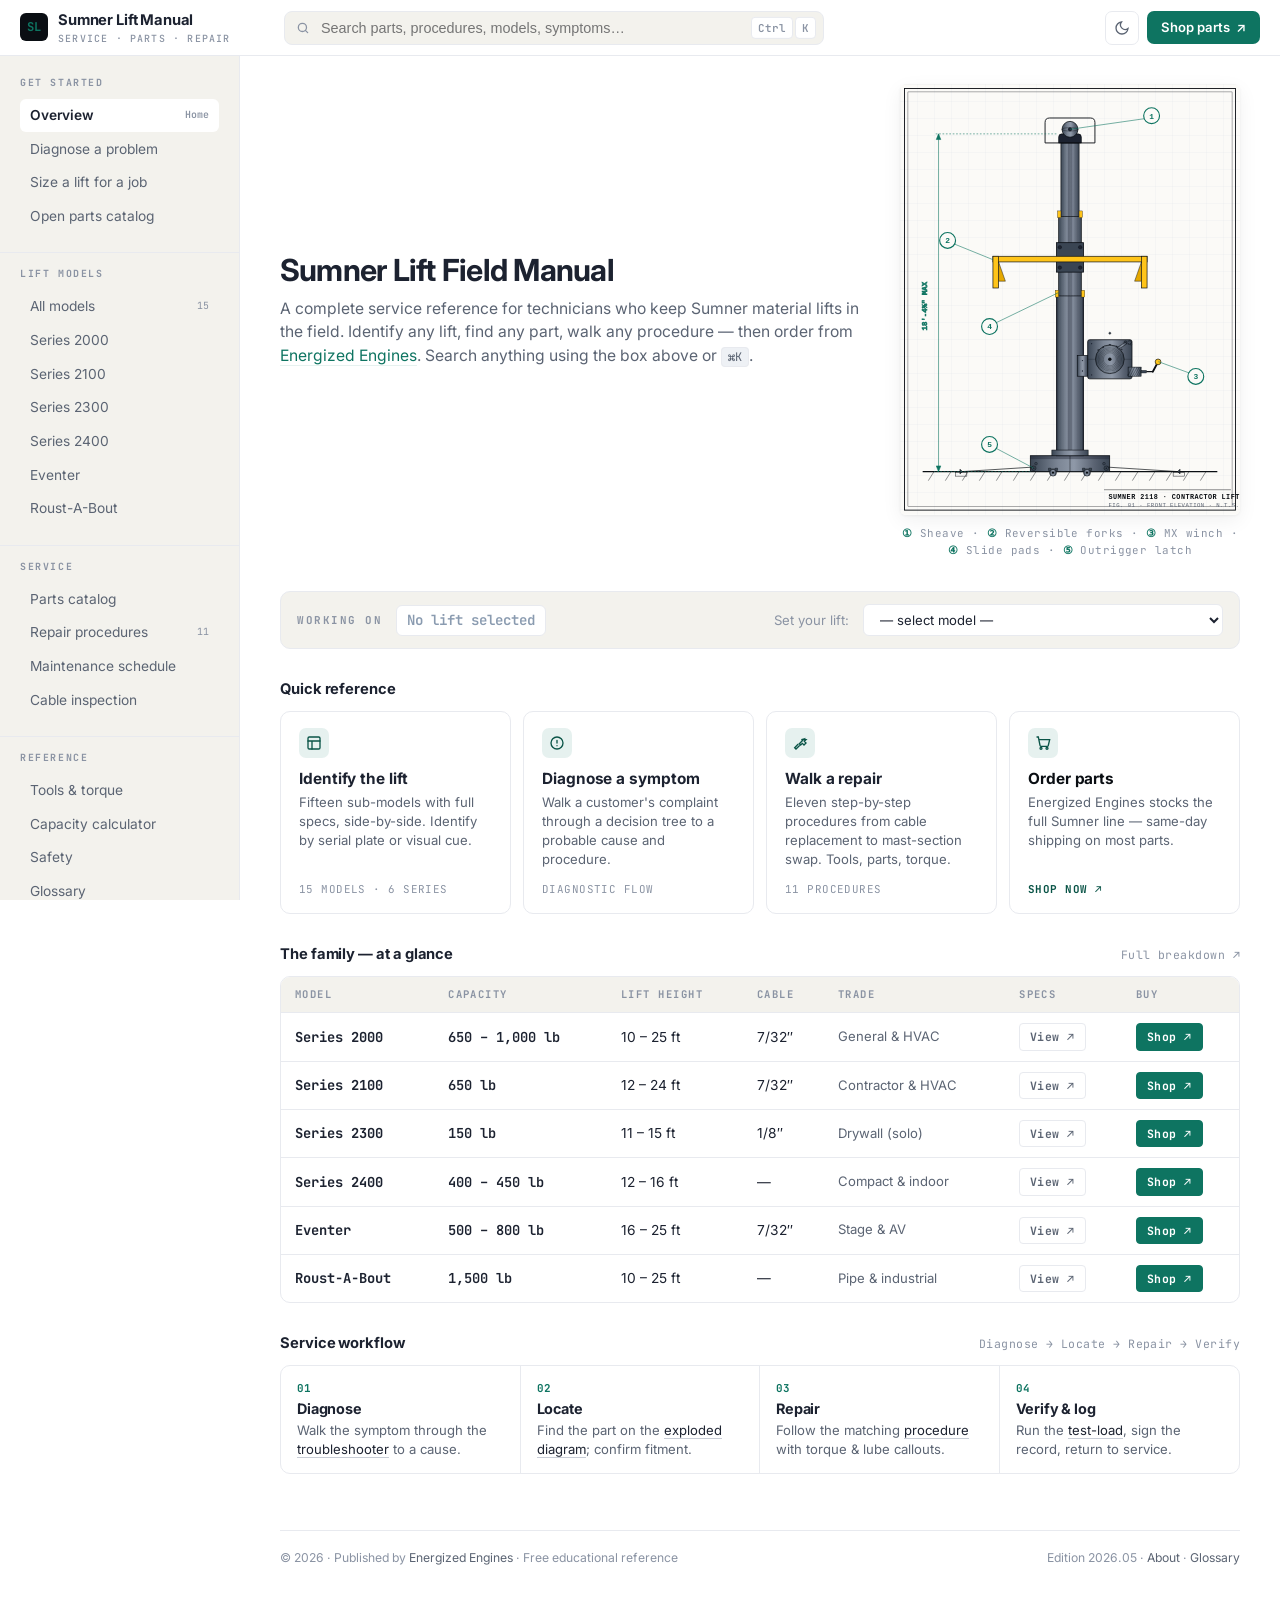
<file: index.html>
<!doctype html>
<html lang="en">
<head>
<meta charset="utf-8" />
<meta name="viewport" content="width=device-width, initial-scale=1" />
<title>Sumner Lift Field Manual — Service Reference for Repair Personnel</title>
<meta name="description" content="A complete service reference for Sumner material lifts. Identify any lift, find any part, walk any procedure, and order from Energized Engines." />
<link rel="preconnect" href="https://fonts.googleapis.com" />
<link rel="preconnect" href="https://fonts.gstatic.com" crossorigin />
<link href="https://fonts.googleapis.com/css2?family=Inter:wght@400;500;600;700;800&family=JetBrains+Mono:wght@400;500;600;700&display=swap" rel="stylesheet" />
<link rel="stylesheet" href="css/styles.css" />
<link rel="icon" href="data:image/svg+xml,%3Csvg xmlns='http://www.w3.org/2000/svg' viewBox='0 0 32 32'%3E%3Crect width='32' height='32' rx='6' fill='%230a0e13'/%3E%3Ctext x='50%25' y='58%25' font-family='monospace' font-size='14' font-weight='700' fill='%230e7461' text-anchor='middle'%3ESL%3C/text%3E%3C/svg%3E" />
</head>
<body class="app-page">

<!-- TOP BAR -->
<header class="app-topbar">
  <div class="app-topbar-inner">
    <a href="index.html" class="app-brand">
      <div class="app-brand-mark">SL</div>
      <div class="app-brand-name">Sumner Lift Manual<small>Service · Parts · Repair</small></div>
    </a>

    <div class="app-search">
      <input type="search" id="site-search" placeholder="Search parts, procedures, models, symptoms…" aria-label="Search the manual" autocomplete="off" />
      <span class="app-search-kbd"><kbd id="kbd-mod">⌘</kbd><kbd>K</kbd></span>
      <div class="search-results" id="search-results"></div>
    </div>

    <div class="app-topbar-actions">
      <button class="app-mobile-toggle app-icon-btn" aria-label="Open menu" onclick="document.querySelector('.app-sidebar').classList.add('open'); document.querySelector('.app-mobile-backdrop').classList.add('open');">≡</button>
      <button class="app-icon-btn theme-toggle" onclick="toggleTheme()" aria-label="Toggle theme"></button>
      <a class="app-shop-btn" href="https://www.energizedengines.com/collections/all-parts" target="_blank" rel="sponsored noopener"><span>Shop parts</span></a>
    </div>
  </div>
</header>

<div class="app-mobile-backdrop" onclick="document.querySelector('.app-sidebar').classList.remove('open'); this.classList.remove('open');"></div>

<div class="app-shell">

  <!-- SIDEBAR -->
  <aside class="app-sidebar">
    <div class="app-nav-group">
      <h6>Get started</h6>
      <ul>
        <li><a href="index.html" class="active">Overview <span class="badge">Home</span></a></li>
        <li><a href="troubleshooting.html">Diagnose a problem</a></li>
        <li><a href="sizing.html">Size a lift for a job</a></li>
        <li><a href="parts.html">Open parts catalog</a></li>
      </ul>
    </div>

    <div class="app-nav-group">
      <h6>Lift models</h6>
      <ul>
        <li><a href="models.html">All models <span class="badge">15</span></a></li>
        <li><a href="models.html#series-2000">Series 2000</a></li>
        <li><a href="models.html#series-2100">Series 2100</a></li>
        <li><a href="models.html#series-2300">Series 2300</a></li>
        <li><a href="models.html#series-2400">Series 2400</a></li>
        <li><a href="models.html#eventer">Eventer</a></li>
        <li><a href="models.html#roust-a-bout">Roust-A-Bout</a></li>
      </ul>
    </div>

    <div class="app-nav-group">
      <h6>Service</h6>
      <ul>
        <li><a href="parts.html">Parts catalog</a></li>
        <li><a href="repairs.html">Repair procedures <span class="badge">11</span></a></li>
        <li><a href="maintenance.html">Maintenance schedule</a></li>
        <li><a href="inspection.html">Cable inspection</a></li>
      </ul>
    </div>

    <div class="app-nav-group">
      <h6>Reference</h6>
      <ul>
        <li><a href="tools.html">Tools &amp; torque</a></li>
        <li><a href="calculators.html">Capacity calculator</a></li>
        <li><a href="safety.html">Safety</a></li>
        <li><a href="glossary.html">Glossary</a></li>
        <li><a href="pipe-equipment.html">Pipe handling</a></li>
        <li><a href="history.html">Heritage</a></li>
      </ul>
    </div>

    <div class="app-nav-group">
      <h6>Support</h6>
      <ul>
        <li><a href="support.html">Warranty &amp; RMA</a></li>
        <li><a class="app-nav-shop" href="https://www.energizedengines.com/collections/all-parts" target="_blank" rel="sponsored noopener">Shop Sumner parts ↗</a></li>
      </ul>
    </div>
  </aside>

  <!-- MAIN -->
  <main class="app-main">

    <!-- DASHBOARD HERO -->
    <div class="dashboard-header">
      <div class="dashboard-header-copy">
        <h1 class="app-h1">Sumner Lift Field Manual</h1>
        <p class="app-subtitle">A complete service reference for technicians who keep Sumner material lifts in the field. Identify any lift, find any part, walk any procedure — then order from <a href="https://www.energizedengines.com/" target="_blank" rel="sponsored noopener" style="color: var(--accent-teal); border-bottom: 1px solid var(--accent-teal-tint);">Energized Engines</a>. Search anything using the box above or <kbd style="font-family: var(--mono); font-size: .74rem; padding: 1px 6px; border: 1px solid var(--v3-rule); border-radius: 4px; color: var(--v3-text-soft);">⌘K</kbd>.</p>
      </div>

      <!-- Technical hero illustration · Series 2118 front elevation -->
      <figure class="dashboard-hero-fig" aria-label="Technical drawing: Sumner Series 2118 Contractor Lift, front elevation">
        <svg viewBox="0 0 300 380" xmlns="http://www.w3.org/2000/svg">
          <defs>
            <pattern id="hg-grid" width="15" height="15" patternUnits="userSpaceOnUse">
              <path d="M15 0 L0 0 L0 15" fill="none" stroke="#e2e5eb" stroke-width="0.4"/>
            </pattern>
            <pattern id="hg-alu" width="2.5" height="2.5" patternUnits="userSpaceOnUse">
              <line x1="0" y1="0" x2="0" y2="2.5" stroke="#8a93a3" stroke-width="0.22" opacity=".7"/>
            </pattern>
            <linearGradient id="hg-steel" x1="0" x2="1">
              <stop offset="0" stop-color="#3a4553"/>
              <stop offset="0.35" stop-color="#7c8695"/>
              <stop offset="0.55" stop-color="#8f99a8"/>
              <stop offset="0.8" stop-color="#5b6473"/>
              <stop offset="1" stop-color="#3a4553"/>
            </linearGradient>
            <linearGradient id="hg-cable" x1="0" x2="1">
              <stop offset="0" stop-color="#5b6473"/>
              <stop offset="0.5" stop-color="#c8cdd6"/>
              <stop offset="1" stop-color="#5b6473"/>
            </linearGradient>
            <pattern id="hg-rubber" width="3" height="3" patternUnits="userSpaceOnUse">
              <circle cx="0.75" cy="0.75" r="0.3" fill="#1c2230" opacity=".5"/>
              <circle cx="2.25" cy="2.25" r="0.3" fill="#1c2230" opacity=".5"/>
            </pattern>
          </defs>

          <!-- Blueprint paper -->
          <rect width="300" height="380" fill="#fbfaf7"/>
          <rect width="300" height="380" fill="url(#hg-grid)"/>
          <rect x="4" y="4" width="292" height="372" fill="none" stroke="#0a0e13" stroke-width="0.8"/>
          <rect x="7" y="7" width="286" height="366" fill="none" stroke="#0a0e13" stroke-width="0.3"/>

          <!-- Ground line + hatching -->
          <line x1="20" y1="342" x2="280" y2="342" stroke="#0a0e13" stroke-width="1.2"/>
          <g stroke="#0a0e13" stroke-width="0.4">
            <line x1="30" y1="342" x2="25" y2="350"/><line x1="45" y1="342" x2="40" y2="350"/>
            <line x1="60" y1="342" x2="55" y2="350"/><line x1="75" y1="342" x2="70" y2="350"/>
            <line x1="90" y1="342" x2="85" y2="350"/><line x1="105" y1="342" x2="100" y2="350"/>
            <line x1="120" y1="342" x2="115" y2="350"/><line x1="135" y1="342" x2="130" y2="350"/>
            <line x1="150" y1="342" x2="145" y2="350"/><line x1="165" y1="342" x2="160" y2="350"/>
            <line x1="180" y1="342" x2="175" y2="350"/><line x1="195" y1="342" x2="190" y2="350"/>
            <line x1="210" y1="342" x2="205" y2="350"/><line x1="225" y1="342" x2="220" y2="350"/>
            <line x1="240" y1="342" x2="235" y2="350"/><line x1="255" y1="342" x2="250" y2="350"/>
            <line x1="270" y1="342" x2="265" y2="350"/>
          </g>

          <!-- Base weldment -->
          <rect x="115" y="328" width="70" height="14" fill="url(#hg-steel)" stroke="#0a0e13" stroke-width="0.7"/>
          <rect x="115" y="328" width="70" height="3" fill="#1c2230" opacity=".4"/>
          <circle cx="120" cy="335" r="1.2" fill="#3a4553" stroke="#0a0e13" stroke-width="0.3"/>
          <circle cx="180" cy="335" r="1.2" fill="#3a4553" stroke="#0a0e13" stroke-width="0.3"/>
          <line x1="150" y1="328" x2="150" y2="342" stroke="#0a0e13" stroke-width="0.4"/>

          <!-- Outriggers deployed -->
          <path d="M 118 338 L 55 342 L 53 340 L 53 344 L 55 342" fill="url(#hg-steel)" stroke="#0a0e13" stroke-width="0.6"/>
          <path d="M 182 338 L 245 342 L 247 340 L 247 344 L 245 342" fill="url(#hg-steel)" stroke="#0a0e13" stroke-width="0.6"/>
          <circle cx="118" cy="339" r="2" fill="#3a4553" stroke="#0a0e13" stroke-width="0.4"/>
          <circle cx="118" cy="339" r="0.6" fill="#0a0e13"/>
          <circle cx="182" cy="339" r="2" fill="#3a4553" stroke="#0a0e13" stroke-width="0.4"/>
          <circle cx="182" cy="339" r="0.6" fill="#0a0e13"/>
          <rect x="49" y="343" width="10" height="3" fill="url(#hg-rubber)" stroke="#0a0e13" stroke-width="0.4"/>
          <rect x="241" y="343" width="10" height="3" fill="url(#hg-rubber)" stroke="#0a0e13" stroke-width="0.4"/>

          <!-- Casters -->
          <g transform="translate(135, 340)">
            <path d="M -4 -1 L -4 1 L 4 1 L 4 -1 L 2 -1 L 2 -0.3 L -2 -0.3 L -2 -1 Z" fill="#3a4553" stroke="#0a0e13" stroke-width="0.4"/>
            <circle cx="0" cy="3" r="3" fill="url(#hg-steel)" stroke="#0a0e13" stroke-width="0.5"/>
            <circle cx="0" cy="3" r="1" fill="#0a0e13"/>
          </g>
          <g transform="translate(165, 340)">
            <path d="M -4 -1 L -4 1 L 4 1 L 4 -1 L 2 -1 L 2 -0.3 L -2 -0.3 L -2 -1 Z" fill="#3a4553" stroke="#0a0e13" stroke-width="0.4"/>
            <circle cx="0" cy="3" r="3" fill="url(#hg-steel)" stroke="#0a0e13" stroke-width="0.5"/>
            <circle cx="0" cy="3" r="1" fill="#0a0e13"/>
          </g>

          <!-- Outer mast -->
          <rect x="138" y="185" width="24" height="143" fill="url(#hg-steel)" stroke="#0a0e13" stroke-width="0.7"/>
          <rect x="138" y="185" width="24" height="143" fill="url(#hg-alu)"/>
          <rect x="148" y="185" width="4" height="143" fill="#1c2230" opacity=".35"/>
          <rect x="138" y="185" width="1.5" height="143" fill="#1c2230" opacity=".35"/>
          <rect x="160.5" y="185" width="1.5" height="143" fill="#1c2230" opacity=".35"/>
          <rect x="134" y="323" width="32" height="5" fill="url(#hg-steel)" stroke="#0a0e13" stroke-width="0.5"/>

          <!-- Middle mast -->
          <rect x="140" y="115" width="20" height="72" fill="url(#hg-steel)" stroke="#0a0e13" stroke-width="0.6"/>
          <rect x="140" y="115" width="20" height="72" fill="url(#hg-alu)"/>
          <rect x="148" y="115" width="4" height="72" fill="#1c2230" opacity=".35"/>
          <!-- Slide pads at joint -->
          <rect x="137" y="182" width="3" height="6" fill="#ffc419" stroke="#0a0e13" stroke-width="0.3"/>
          <rect x="160" y="182" width="3" height="6" fill="#ffc419" stroke="#0a0e13" stroke-width="0.3"/>

          <!-- Inner mast -->
          <rect x="142" y="52" width="16" height="65" fill="url(#hg-steel)" stroke="#0a0e13" stroke-width="0.6"/>
          <rect x="142" y="52" width="16" height="65" fill="url(#hg-alu)"/>
          <rect x="148" y="52" width="4" height="65" fill="#1c2230" opacity=".35"/>
          <rect x="139" y="112" width="3" height="6" fill="#ffc419" stroke="#0a0e13" stroke-width="0.3"/>
          <rect x="158" y="112" width="3" height="6" fill="#ffc419" stroke="#0a0e13" stroke-width="0.3"/>
          <!-- Mast top cap -->
          <path d="M 140 52 L 140 47 Q 140 44 143 44 L 157 44 Q 160 44 160 47 L 160 52 Z" fill="#1c2230" stroke="#0a0e13" stroke-width="0.6"/>

          <!-- Pulley guard housing -->
          <path d="M 128 34 L 128 52 L 172 52 L 172 34 Q 172 30 168 30 L 132 30 Q 128 30 128 34 Z"
                fill="none" stroke="#0a0e13" stroke-width="0.8"/>
          <!-- Sheave -->
          <circle cx="150" cy="40" r="7" fill="url(#hg-steel)" stroke="#0a0e13" stroke-width="0.7"/>
          <ellipse cx="150" cy="40" rx="7" ry="1.5" fill="none" stroke="#0a0e13" stroke-width="0.3"/>
          <circle cx="150" cy="40" r="1.6" fill="#1c2230" stroke="#0a0e13" stroke-width="0.3"/>

          <!-- Cable -->
          <line x1="150" y1="47" x2="150" y2="147" stroke="url(#hg-cable)" stroke-width="1.3"/>
          <circle cx="150" cy="147" r="1.1" fill="#3a4553" stroke="#0a0e13" stroke-width="0.3"/>

          <!-- Carriage + forks -->
          <rect x="138" y="140" width="24" height="26" fill="#3a4553" stroke="#0a0e13" stroke-width="0.7"/>
          <circle cx="141" cy="144" r="1.6" fill="#1c2230" stroke="#0a0e13" stroke-width="0.3"/>
          <circle cx="159" cy="144" r="1.6" fill="#1c2230" stroke="#0a0e13" stroke-width="0.3"/>
          <circle cx="141" cy="162" r="1.6" fill="#1c2230" stroke="#0a0e13" stroke-width="0.3"/>
          <circle cx="159" cy="162" r="1.6" fill="#1c2230" stroke="#0a0e13" stroke-width="0.3"/>
          <!-- Fork crossbar (safety yellow) -->
          <rect x="82" y="152" width="136" height="5" fill="#ffc419" stroke="#0a0e13" stroke-width="0.6"/>
          <rect x="82" y="152" width="5" height="28" fill="#ffc419" stroke="#0a0e13" stroke-width="0.6"/>
          <rect x="213" y="152" width="5" height="28" fill="#ffc419" stroke="#0a0e13" stroke-width="0.6"/>
          <path d="M 87 157 L 87 174 L 93 174 Z" fill="#e5a800" stroke="#0a0e13" stroke-width="0.4"/>
          <path d="M 213 157 L 213 174 L 207 174 Z" fill="#e5a800" stroke="#0a0e13" stroke-width="0.4"/>

          <!-- MX Winch · worm-gear ratchet, cutaway showing drum + pawl + worm gear -->
          <g transform="translate(207,236) scale(1.15)">
            <rect x="-44" y="3" width="8" height="16" fill="url(#hg-steel)" stroke="#0a0e13" stroke-width="0.5"/>
            <circle cx="-40" cy="7" r="0.5" fill="#1c2230"/>
            <circle cx="-40" cy="15" r="0.5" fill="#1c2230"/>
            <rect x="-36" y="-9" width="34" height="30" rx="1.5" fill="url(#hg-steel)" stroke="#0a0e13" stroke-width="0.6"/>
            <circle cx="-33" cy="-6" r="0.5" fill="#1c2230"/>
            <circle cx="-5" cy="-6" r="0.5" fill="#1c2230"/>
            <circle cx="-33" cy="18" r="0.5" fill="#1c2230"/>
            <circle cx="-5" cy="18" r="0.5" fill="#1c2230"/>
            <line x1="-36" y1="6" x2="-2" y2="6" stroke="#0a0e13" stroke-width="0.3" opacity="0.55"/>
            <circle cx="-19" cy="6" r="11" fill="url(#hg-steel)" stroke="#0a0e13" stroke-width="0.55"/>
            <circle cx="-19" cy="6" r="10.2" fill="none" stroke="#0a0e13" stroke-width="0.2" opacity="0.55"/>
            <g fill="none" stroke="#0a0e13" stroke-width="0.28" opacity="0.7">
              <circle cx="-19" cy="6" r="5"/><circle cx="-19" cy="6" r="6"/>
              <circle cx="-19" cy="6" r="7"/><circle cx="-19" cy="6" r="8"/>
              <circle cx="-19" cy="6" r="9"/>
            </g>
            <circle cx="-19" cy="6" r="1.3" fill="#0a0e13"/>
            <line x1="-19" y1="-5" x2="-19" y2="-14" stroke="url(#hg-cable)" stroke-width="1"/>
            <circle cx="-19" cy="-14" r="0.8" fill="#3a4553" stroke="#0a0e13" stroke-width="0.3"/>
            <g fill="#1c2230" stroke="#0a0e13" stroke-width="0.2">
              <path d="M -19.9 -4.8 l 1 -0.9 l 0.9 0.9 z"/>
              <path d="M -14.5 -3.7 l 0.9 -0.7 l 0.5 1 z"/>
              <path d="M -23.5 -3.7 l -0.5 1 l -0.9 -0.7 z"/>
              <path d="M -10.5 -1.6 l 0.8 -0.5 l 0.3 1 z"/>
              <path d="M -27.5 -1.6 l -0.3 1 l -0.8 -0.5 z"/>
            </g>
            <circle cx="-7" cy="-7" r="1.1" fill="#3a4553" stroke="#0a0e13" stroke-width="0.4"/>
            <circle cx="-7" cy="-7" r="0.35" fill="#0a0e13"/>
            <path d="M -7 -7 L -13.5 -3 L -12.2 -1.8 L -6 -5.8 Z" fill="url(#hg-steel)" stroke="#0a0e13" stroke-width="0.4"/>
            <path d="M -5.5 -7.3 q 1.2 -1.4 2.5 -0.8 q 1.3 0.6 0.3 1.9 q -1 1.2 -2.4 0.5" fill="none" stroke="#0a0e13" stroke-width="0.4"/>
            <circle cx="-2.7" cy="-5.2" r="0.5" fill="#3a4553" stroke="#0a0e13" stroke-width="0.25"/>
            <rect x="-5" y="12" width="10" height="7" fill="url(#hg-steel)" stroke="#0a0e13" stroke-width="0.4"/>
            <g stroke="#0a0e13" stroke-width="0.3">
              <line x1="-5" y1="18.5" x2="-2" y2="12"/><line x1="-3.4" y1="19" x2="0" y2="12"/>
              <line x1="-1.8" y1="19" x2="2" y2="12"/><line x1="-0.2" y1="19" x2="3.6" y2="12"/>
              <line x1="1.4" y1="19" x2="5" y2="12.4"/><line x1="3" y1="19" x2="5" y2="14.6"/>
            </g>
            <rect x="5" y="14.5" width="4" height="2" fill="#3a4553" stroke="#0a0e13" stroke-width="0.3"/>
            <line x1="9" y1="15.5" x2="14" y2="15.5" stroke="#0a0e13" stroke-width="1"/>
            <line x1="14" y1="15.5" x2="18" y2="8" stroke="#0a0e13" stroke-width="1.5" stroke-linecap="round"/>
            <circle cx="18" cy="8" r="2.2" fill="#ffc419" stroke="#0a0e13" stroke-width="0.5"/>
          </g>

          <!-- Dimension line (left) -->
          <g stroke="#0e7461" stroke-width="0.5" fill="#0e7461">
            <line x1="138" y1="44" x2="30" y2="44" stroke-dasharray="1.5,1.5"/>
            <line x1="115" y1="342" x2="30" y2="342" stroke-dasharray="1.5,1.5"/>
            <line x1="34" y1="44" x2="34" y2="342"/>
            <path d="M 34 44 L 32 49 L 36 49 Z"/>
            <path d="M 34 342 L 32 337 L 36 337 Z"/>
            <text x="24" y="196" font-family="ui-monospace, monospace" font-size="6.5" font-weight="600" text-anchor="middle" fill="#0e7461" transform="rotate(-90 24 196)">18′-4⅜″ MAX</text>
          </g>

          <!-- Callout balloons w/ leader lines -->
          <g font-family="ui-monospace, monospace" font-size="7" font-weight="700" text-anchor="middle">
            <!-- 1 · Sheave -->
            <line x1="150" y1="40" x2="220" y2="30" stroke="#0e7461" stroke-width="0.5"/>
            <circle cx="222" cy="28" r="7" fill="#fbfaf7" stroke="#0e7461" stroke-width="1"/>
            <text x="222" y="30.5" fill="#0e7461">1</text>
            <!-- 2 · Fork -->
            <line x1="82" y1="155" x2="45" y2="140" stroke="#0e7461" stroke-width="0.5"/>
            <circle cx="42" cy="138" r="7" fill="#fbfaf7" stroke="#0e7461" stroke-width="1"/>
            <text x="42" y="140.5" fill="#0e7461">2</text>
            <!-- 3 · Winch (points to worm gear on crank shaft) -->
            <line x1="228" y1="245" x2="258" y2="256" stroke="#0e7461" stroke-width="0.5"/>
            <circle cx="261" cy="258" r="7" fill="#fbfaf7" stroke="#0e7461" stroke-width="1"/>
            <text x="261" y="260.5" fill="#0e7461">3</text>
            <!-- 4 · Slide pads -->
            <line x1="140" y1="184" x2="82" y2="212" stroke="#0e7461" stroke-width="0.5"/>
            <circle cx="79" cy="214" r="7" fill="#fbfaf7" stroke="#0e7461" stroke-width="1"/>
            <text x="79" y="216.5" fill="#0e7461">4</text>
            <!-- 5 · Outrigger -->
            <line x1="118" y1="339" x2="82" y2="320" stroke="#0e7461" stroke-width="0.5"/>
            <circle cx="79" cy="318" r="7" fill="#fbfaf7" stroke="#0e7461" stroke-width="1"/>
            <text x="79" y="320.5" fill="#0e7461">5</text>
          </g>

          <!-- Title block -->
          <g>
            <line x1="180" y1="358" x2="292" y2="358" stroke="#0a0e13" stroke-width="0.4"/>
            <text x="184" y="366" font-family="ui-monospace, monospace" font-size="6" font-weight="700" fill="#0a0e13" letter-spacing="0.4">SUMNER 2118 · CONTRACTOR LIFT</text>
            <text x="184" y="373" font-family="ui-monospace, monospace" font-size="5" fill="#5b6473" letter-spacing="0.4">FIG. 01 · FRONT ELEVATION · N.T.S.</text>
          </g>
        </svg>
        <figcaption>
          <span>①</span> Sheave &middot;
          <span>②</span> Reversible forks &middot;
          <span>③</span> MX winch &middot;
          <span>④</span> Slide pads &middot;
          <span>⑤</span> Outrigger latch
        </figcaption>
      </figure>
    </div>

    <!-- LIFT CONTEXT -->
    <div class="app-ctx">
      <strong>Working on</strong>
      <span class="app-ctx-active" id="lift-ctx-display"><em style="color: var(--v3-text-faint); font-style: normal;">No lift selected</em></span>
      <button id="lift-ctx-clear" class="clear-ctx" title="Clear lift selection" aria-label="Clear lift selection" style="background: transparent; border: 0; color: var(--v3-text-faint); font-family: var(--mono); cursor: pointer; padding: 0 4px; display: none;">×</button>
      <span style="margin-left: auto; color: var(--v3-text-faint); font-size: .82rem;">Set your lift:</span>
      <select id="lift-ctx" aria-label="Select your lift model">
        <option value="">— select model —</option>
        <option value="2010">Series 2010 — 1,000 lb / 11′7″</option>
        <option value="2015">Series 2015 — 800 lb / 16′2″</option>
        <option value="2020">Series 2020 — 800 lb / 20′9″</option>
        <option value="2025">Series 2025 — 650 lb / 25′5″</option>
        <option value="2112">Series 2112 — 650 lb / 12′11″</option>
        <option value="2118">Series 2118 — 650 lb / 18′4″</option>
        <option value="2124">Series 2124 — 650 lb / 23′9″</option>
        <option value="2300">Series 2300 — 150 lb (drywall)</option>
        <option value="2412">Series 2412 — 400 lb / 12′11″</option>
        <option value="2416">Series 2416 — 450 lb / 16′11″</option>
        <option value="Eventer 16">Eventer 16 — 500 lb / 16′11″</option>
        <option value="Eventer 20">Eventer 20 — 800 lb / 20′</option>
        <option value="Eventer 25">Eventer 25 — 650 lb / 25′</option>
        <option value="R-100">Roust-A-Bout R-100 — 1,500 lb / 10′ (narrow base)</option>
        <option value="R-150">Roust-A-Bout R-150 — 1,500 lb / 15′</option>
        <option value="R-250">Roust-A-Bout R-250 — 1,500 lb / 25′</option>
      </select>
    </div>

    <!-- RECENTLY VIEWED (hidden on first visit; JS reveals when items exist) -->
    <div class="app-recent" id="recent-block" style="display: none;">
      <span class="app-recent-label">Recently viewed</span>
      <div id="recent-list"></div>
    </div>

    <!-- QUICK REFERENCE -->
    <div class="app-section-h">
      <h2>Quick reference</h2>
    </div>
    <div class="app-quickref">
      <a class="app-card" href="models.html">
        <div class="icon"><svg viewBox="0 0 24 24" fill="none" stroke="currentColor" stroke-width="2" stroke-linecap="round"><rect x="3" y="3" width="18" height="18" rx="2"/><path d="M3 9h18M9 21V9"/></svg></div>
        <h3>Identify the lift</h3>
        <p>Fifteen sub-models with full specs, side-by-side. Identify by serial plate or visual cue.</p>
        <div class="meta-bottom">15 MODELS · 6 SERIES</div>
      </a>
      <a class="app-card" href="troubleshooting.html">
        <div class="icon"><svg viewBox="0 0 24 24" fill="none" stroke="currentColor" stroke-width="2" stroke-linecap="round"><circle cx="12" cy="12" r="9"/><path d="M12 8v4M12 16h.01"/></svg></div>
        <h3>Diagnose a symptom</h3>
        <p>Walk a customer&apos;s complaint through a decision tree to a probable cause and procedure.</p>
        <div class="meta-bottom">DIAGNOSTIC FLOW</div>
      </a>
      <a class="app-card" href="repairs.html">
        <div class="icon"><svg viewBox="0 0 24 24" fill="none" stroke="currentColor" stroke-width="2" stroke-linecap="round"><path d="M14 7h7l-2.5 2.5L21 12l-3 3-2.5-2.5L13 15l-2-2 7-7z"/><path d="M9 14l-5 5 2 2 5-5"/></svg></div>
        <h3>Walk a repair</h3>
        <p>Eleven step-by-step procedures from cable replacement to mast-section swap. Tools, parts, torque.</p>
        <div class="meta-bottom">11 PROCEDURES</div>
      </a>
      <a class="app-card app-card--shop" href="https://www.energizedengines.com/collections/all-parts" target="_blank" rel="sponsored noopener">
        <div class="icon"><svg viewBox="0 0 24 24" fill="none" stroke="currentColor" stroke-width="2" stroke-linecap="round"><path d="M3 3h2l2.5 12.5a2 2 0 0 0 2 1.5h8.5a2 2 0 0 0 2-1.6L22 7H6"/><circle cx="9" cy="20" r="1.5"/><circle cx="18" cy="20" r="1.5"/></svg></div>
        <h3>Order parts</h3>
        <p>Energized Engines stocks the full Sumner line — same-day shipping on most parts.</p>
        <div class="meta-bottom">SHOP NOW ↗</div>
      </a>
    </div>

    <!-- THE FAMILY · SPEC MATRIX -->
    <div class="app-section-h">
      <h2>The family — at a glance</h2>
      <a class="more" href="models.html">Full breakdown ↗</a>
    </div>
    <div class="app-spec-matrix">
      <table>
        <thead>
          <tr>
            <th>Model</th>
            <th>Capacity</th>
            <th>Lift height</th>
            <th>Cable</th>
            <th>Trade</th>
            <th>Specs</th>
            <th>Buy</th>
          </tr>
        </thead>
        <tbody>
          <tr>
            <td class="model">Series 2000</td>
            <td class="cap">650 – 1,000 lb</td>
            <td>10 – 25 ft</td>
            <td>7/32″</td>
            <td class="desc">General &amp; HVAC</td>
            <td><a href="models.html#series-2000" class="row-link">View ↗</a></td>
            <td><a href="https://www.energizedengines.com/collections/all-parts" target="_blank" rel="sponsored noopener" class="row-buy">Shop ↗</a></td>
          </tr>
          <tr>
            <td class="model">Series 2100</td>
            <td class="cap">650 lb</td>
            <td>12 – 24 ft</td>
            <td>7/32″</td>
            <td class="desc">Contractor &amp; HVAC</td>
            <td><a href="models.html#series-2100" class="row-link">View ↗</a></td>
            <td><a href="https://www.energizedengines.com/collections/series-2100-parts" target="_blank" rel="sponsored noopener" class="row-buy">Shop ↗</a></td>
          </tr>
          <tr>
            <td class="model">Series 2300</td>
            <td class="cap">150 lb</td>
            <td>11 – 15 ft</td>
            <td>1/8″</td>
            <td class="desc">Drywall (solo)</td>
            <td><a href="models.html#series-2300" class="row-link">View ↗</a></td>
            <td><a href="https://www.energizedengines.com/search?q=Sumner+2300+drywall+lift&type=product" target="_blank" rel="sponsored noopener" class="row-buy">Shop ↗</a></td>
          </tr>
          <tr>
            <td class="model">Series 2400</td>
            <td class="cap">400 – 450 lb</td>
            <td>12 – 16 ft</td>
            <td>—</td>
            <td class="desc">Compact &amp; indoor</td>
            <td><a href="models.html#series-2400" class="row-link">View ↗</a></td>
            <td><a href="https://www.energizedengines.com/collections/series-2400-lifts" target="_blank" rel="sponsored noopener" class="row-buy">Shop ↗</a></td>
          </tr>
          <tr>
            <td class="model">Eventer</td>
            <td class="cap">500 – 800 lb</td>
            <td>16 – 25 ft</td>
            <td>7/32″</td>
            <td class="desc">Stage &amp; AV</td>
            <td><a href="models.html#eventer" class="row-link">View ↗</a></td>
            <td><a href="https://www.energizedengines.com/search?q=Sumner+Eventer&type=product" target="_blank" rel="sponsored noopener" class="row-buy">Shop ↗</a></td>
          </tr>
          <tr>
            <td class="model">Roust-A-Bout</td>
            <td class="cap">1,500 lb</td>
            <td>10 – 25 ft</td>
            <td>—</td>
            <td class="desc">Pipe &amp; industrial</td>
            <td><a href="models.html#roust-a-bout" class="row-link">View ↗</a></td>
            <td><a href="https://www.energizedengines.com/search?q=Sumner+Roust-A-Bout&type=product" target="_blank" rel="sponsored noopener" class="row-buy">Shop ↗</a></td>
          </tr>
        </tbody>
      </table>
    </div>

    <!-- SERVICE WORKFLOW -->
    <div class="app-section-h">
      <h2>Service workflow</h2>
      <span class="more">Diagnose → Locate → Repair → Verify</span>
    </div>
    <div class="app-flow">
      <div class="app-flow-step">
        <div class="num">01</div>
        <h4>Diagnose</h4>
        <p>Walk the symptom through the <a href="troubleshooting.html">troubleshooter</a> to a cause.</p>
      </div>
      <div class="app-flow-step">
        <div class="num">02</div>
        <h4>Locate</h4>
        <p>Find the part on the <a href="parts.html">exploded diagram</a>; confirm fitment.</p>
      </div>
      <div class="app-flow-step">
        <div class="num">03</div>
        <h4>Repair</h4>
        <p>Follow the matching <a href="repairs.html">procedure</a> with torque &amp; lube callouts.</p>
      </div>
      <div class="app-flow-step">
        <div class="num">04</div>
        <h4>Verify &amp; log</h4>
        <p>Run the <a href="maintenance.html">test-load</a>, sign the record, return to service.</p>
      </div>
    </div>

    <!-- FOOTER -->
    <div class="app-footer">
      <span>© 2026 · Published by <a href="https://www.energizedengines.com/" target="_blank" rel="sponsored noopener">Energized Engines</a> · Free educational reference</span>
      <span>Edition 2026.05 · <a href="history.html">About</a> · <a href="glossary.html">Glossary</a></span>
    </div>

  </main>

</div>

<script src="js/main.js"></script>
<script>
  // Show ⌘ on Mac, Ctrl on Windows/Linux
  (function () {
    var kbd = document.getElementById('kbd-mod');
    if (kbd && !/Mac|iPhone|iPad/.test(navigator.platform || '')) kbd.textContent = 'Ctrl';
  })();
</script>

</body>
</html>
</file>
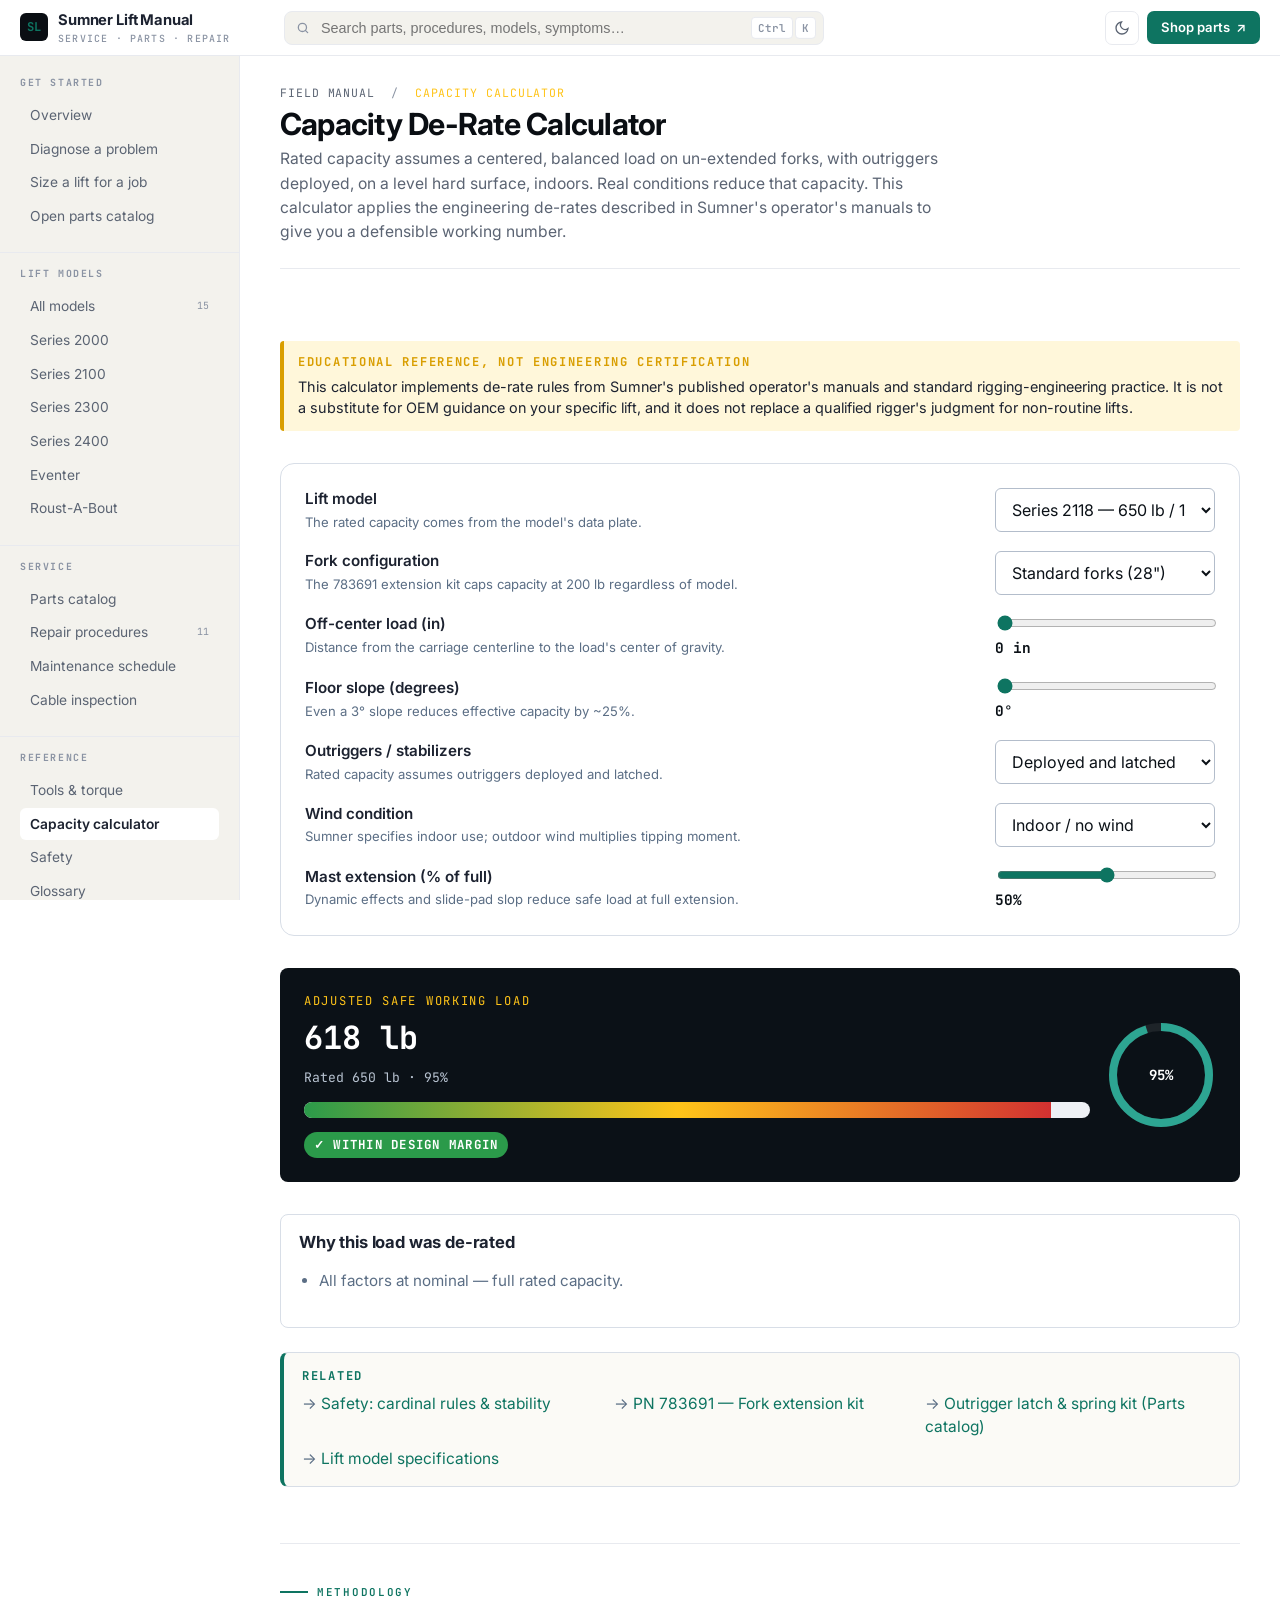
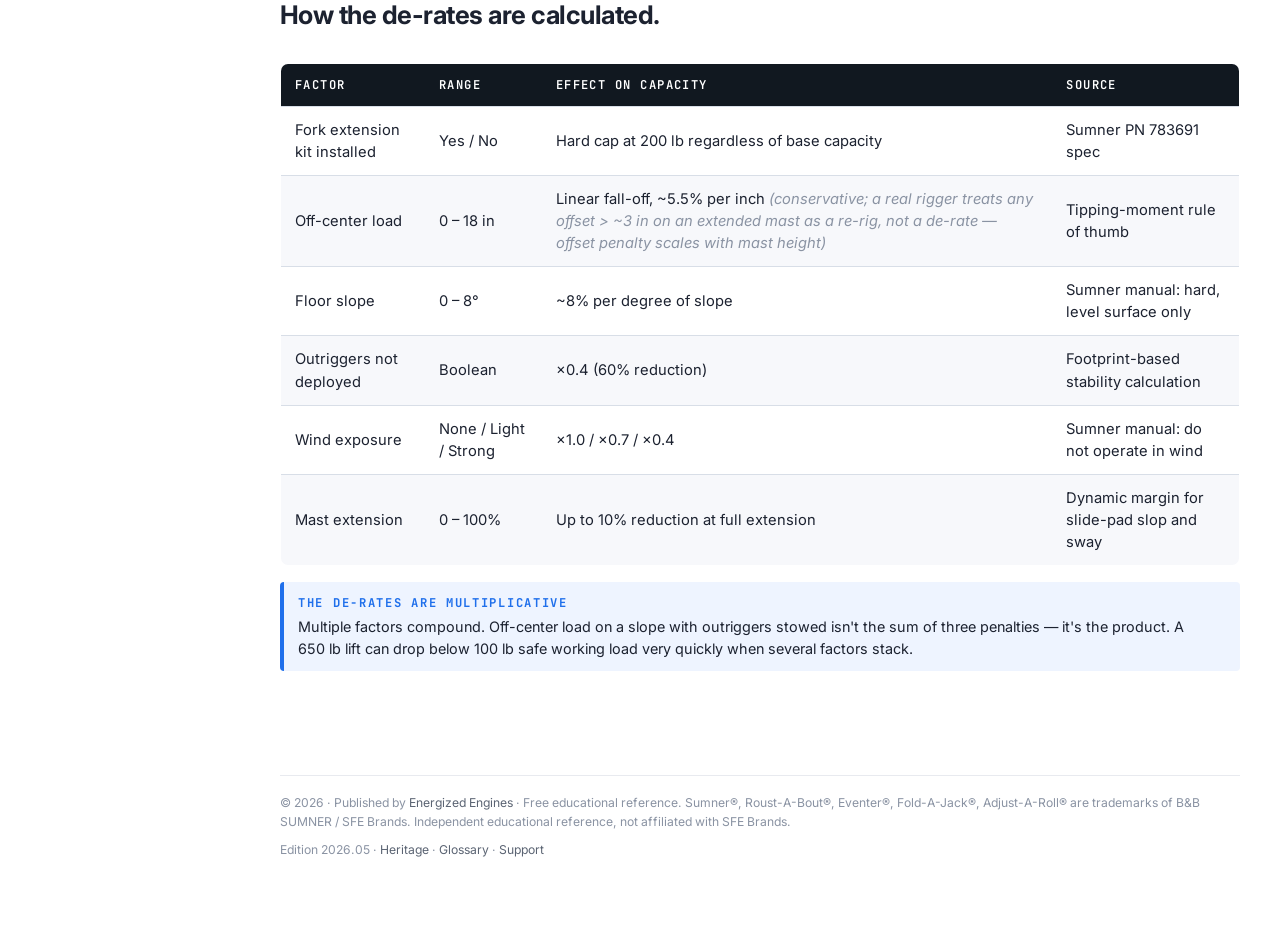
<file: calculators.html>
<!doctype html>
<html lang="en">
<head>
<meta charset="utf-8" />
<meta name="viewport" content="width=device-width, initial-scale=1" />
<title>Capacity Calculator — Sumner Lift Field Manual</title>
<meta name="description" content="Interactive capacity de-rate calculator for Sumner material lifts. Adjust for fork extension, off-center load, slope, outriggers, wind, and mast extension." />
<link href="https://fonts.googleapis.com/css2?family=Inter:wght@400;500;600;700&family=JetBrains+Mono:wght@400;500;600;700&display=swap" rel="stylesheet" />
<link rel="stylesheet" href="css/styles.css" />
<link rel="icon" href="data:image/svg+xml,%3Csvg xmlns='http://www.w3.org/2000/svg' viewBox='0 0 32 32'%3E%3Crect width='32' height='32' rx='6' fill='%230a0e13'/%3E%3Ctext x='50%25' y='58%25' font-family='monospace' font-size='14' font-weight='700' fill='%230e7461' text-anchor='middle'%3ESL%3C/text%3E%3C/svg%3E" />
</head>
<body class="app-page">
<!-- ═══ APP-SHELL TOPBAR (unified across every page) ═══ -->
<header class="app-topbar">
  <div class="app-topbar-inner">
    <a href="index.html" class="app-brand">
      <div class="app-brand-mark">SL</div>
      <div class="app-brand-name">Sumner Lift Manual<small>Service · Parts · Repair</small></div>
    </a>

    <div class="app-search">
      <input type="search" id="site-search" placeholder="Search parts, procedures, models, symptoms…" aria-label="Search the manual" autocomplete="off" />
      <span class="app-search-kbd"><kbd id="kbd-mod">⌘</kbd><kbd>K</kbd></span>
      <div class="search-results" id="search-results"></div>
    </div>

    <div class="app-topbar-actions">
      <button class="app-mobile-toggle app-icon-btn" aria-label="Open menu" onclick="document.querySelector('.app-sidebar').classList.add('open'); document.querySelector('.app-mobile-backdrop').classList.add('open');">≡</button>
      <button class="app-icon-btn theme-toggle" onclick="toggleTheme()" aria-label="Toggle theme" title="Toggle theme"></button>
      <a class="app-shop-btn" href="https://www.energizedengines.com/collections/all-parts" target="_blank" rel="sponsored noopener"><span>Shop parts</span></a>
    </div>
  </div>
</header>

<div class="app-mobile-backdrop" onclick="document.querySelector('.app-sidebar').classList.remove('open'); this.classList.remove('open');"></div>

<div class="app-shell">

  <aside class="app-sidebar">
    <div class="app-nav-group">
      <h6>Get started</h6>
      <ul>
        <li><a href="index.html">Overview</a></li>
        <li><a href="troubleshooting.html">Diagnose a problem</a></li>
        <li><a href="sizing.html">Size a lift for a job</a></li>
        <li><a href="parts.html">Open parts catalog</a></li>
      </ul>
    </div>

    <div class="app-nav-group">
      <h6>Lift models</h6>
      <ul>
        <li><a href="models.html">All models <span class="badge">15</span></a></li>
        <li><a href="models.html#series-2000">Series 2000</a></li>
        <li><a href="models.html#series-2100">Series 2100</a></li>
        <li><a href="models.html#series-2300">Series 2300</a></li>
        <li><a href="models.html#series-2400">Series 2400</a></li>
        <li><a href="models.html#eventer">Eventer</a></li>
        <li><a href="models.html#roust-a-bout">Roust-A-Bout</a></li>
      </ul>
    </div>

    <div class="app-nav-group">
      <h6>Service</h6>
      <ul>
        <li><a href="parts.html">Parts catalog</a></li>
        <li><a href="repairs.html">Repair procedures <span class="badge">11</span></a></li>
        <li><a href="maintenance.html">Maintenance schedule</a></li>
        <li><a href="inspection.html">Cable inspection</a></li>
      </ul>
    </div>

    <div class="app-nav-group">
      <h6>Reference</h6>
      <ul>
        <li><a href="tools.html">Tools &amp; torque</a></li>
        <li><a href="calculators.html" class="active">Capacity calculator</a></li>
        <li><a href="safety.html">Safety</a></li>
        <li><a href="glossary.html">Glossary</a></li>
        <li><a href="pipe-equipment.html">Pipe handling</a></li>
        <li><a href="history.html">Heritage</a></li>
      </ul>
    </div>

    <div class="app-nav-group">
      <h6>Support</h6>
      <ul>
        <li><a href="support.html">Warranty &amp; RMA</a></li>
        <li><a class="app-nav-shop" href="https://www.energizedengines.com/collections/all-parts" target="_blank" rel="sponsored noopener">Shop Sumner parts ↗</a></li>
      </ul>
    </div>

    <!-- Lift-context selector in sidebar footer -->
    <div class="app-nav-group app-nav-ctx">
      <h6>Working on</h6>
      <div class="app-ctx-inline">
        <span id="lift-ctx-display" class="app-ctx-current"><em>No lift selected</em></span>
        <button id="lift-ctx-clear" class="app-ctx-clear" title="Clear lift selection" aria-label="Clear lift selection">×</button>
      </div>
      <select id="lift-ctx" class="app-ctx-select" aria-label="Select your lift model">
        <option value="">— select model —</option>
        <optgroup label="Series 2000 · General / HVAC">
          <option value="2010">2010 — 1,000 lb / 11′7″</option>
          <option value="2015">2015 — 800 lb / 16′2″</option>
          <option value="2020">2020 — 800 lb / 20′9″</option>
          <option value="2025">2025 — 650 lb / 25′5″</option>
        </optgroup>
        <optgroup label="Series 2100 · Contractor">
          <option value="2112">2112 — 650 lb / 12′11″</option>
          <option value="2118">2118 — 650 lb / 18′4″</option>
          <option value="2124">2124 — 650 lb / 23′9″</option>
        </optgroup>
        <optgroup label="Series 2300 · Drywall (solo)">
          <option value="2300">2300 — 150 lb</option>
        </optgroup>
        <optgroup label="Series 2400 · Compact / indoor">
          <option value="2412">2412 — 400 lb / 12′11″</option>
          <option value="2416">2416 — 450 lb / 16′11″</option>
        </optgroup>
        <optgroup label="Eventer · Stage / AV">
          <option value="Eventer 16">Eventer 16 — 500 lb / 16′11″</option>
          <option value="Eventer 20">Eventer 20 — 800 lb / 20′</option>
          <option value="Eventer 25">Eventer 25 — 650 lb / 25′</option>
        </optgroup>
        <optgroup label="Roust-A-Bout · Pipe / industrial">
          <option value="R-100">R-100 — 1,500 lb / 10′ (narrow base)</option>
          <option value="R-150">R-150 — 1,500 lb / 15′</option>
          <option value="R-250">R-250 — 1,500 lb / 25′</option>
        </optgroup>
      </select>
    </div>
  </aside>

  <main class="app-main">






<section class="page-head">
  <div class="wrap">
    <div class="breadcrumb"><a href="index.html">Field Manual</a> &nbsp;/&nbsp; <span>Capacity Calculator</span></div>
    <h1>Capacity De-Rate Calculator</h1>
    <p>Rated capacity assumes a centered, balanced load on un-extended forks, with outriggers deployed, on a level hard surface, indoors. Real conditions reduce that capacity. This calculator applies the engineering de-rates described in Sumner&apos;s operator&apos;s manuals to give you a defensible working number.</p>
  </div>
</section>

<section class="section">
  <div class="wrap" style="max-width: 980px;">

    <div class="callout callout--warning">
      <strong>Educational reference, not engineering certification</strong>
      This calculator implements de-rate rules from Sumner&apos;s published operator&apos;s manuals and standard rigging-engineering practice. It is not a substitute for OEM guidance on your specific lift, and it does not replace a qualified rigger&apos;s judgment for non-routine lifts.
    </div>

    <form id="calc-form" class="calc-card mt-4" onsubmit="return false;">
      <div class="calc-row">
        <label for="cf-model">Lift model
          <small>The rated capacity comes from the model&apos;s data plate.</small>
        </label>
        <select id="cf-model">
          <option value="2010">Series 2010 — 1,000 lb / 11&prime;7&Prime;</option>
          <option value="2015">Series 2015 — 800 lb / 16&prime;2&Prime;</option>
          <option value="2020">Series 2020 — 800 lb / 20&prime;9&Prime;</option>
          <option value="2025">Series 2025 — 650 lb / 25&prime;5&Prime;</option>
          <option value="2112">Series 2112 — 650 lb / 12&prime;11&Prime;</option>
          <option value="2118" selected>Series 2118 — 650 lb / 18&prime;4&Prime;</option>
          <option value="2124">Series 2124 — 650 lb / 23&prime;9&Prime;</option>
          <option value="2300">Series 2300 — 150 lb (drywall)</option>
          <option value="2412">Series 2412 — 400 lb / 12&prime;11&Prime;</option>
          <option value="2416">Series 2416 — 450 lb / 16&prime;11&Prime;</option>
          <option value="Eventer 16">Eventer 16 — 500 lb / 16&prime;11&Prime;</option>
          <option value="Eventer 20">Eventer 20 — 800 lb / 20&prime;</option>
          <option value="Eventer 25">Eventer 25 — 650 lb / 25&prime;</option>
          <option value="R-100">Roust-A-Bout R-100 — 1,500 lb / 10&prime; (narrow base)</option>
          <option value="R-150">Roust-A-Bout R-150 — 1,500 lb / 15&prime;</option>
          <option value="R-250">Roust-A-Bout R-250 — 1,500 lb / 25&prime;</option>
        </select>
      </div>

      <div class="calc-row">
        <label for="cf-forks">Fork configuration
          <small>The 783691 extension kit caps capacity at 200 lb regardless of model.</small>
        </label>
        <select id="cf-forks">
          <option value="standard" selected>Standard forks (28&quot;)</option>
          <option value="extended">Extended forks (42&quot; w/ kit)</option>
        </select>
      </div>

      <div class="calc-row">
        <label for="cf-offset">Off-center load (in)
          <small>Distance from the carriage centerline to the load&apos;s center of gravity.</small>
        </label>
        <div class="range-wrap">
          <input type="range" id="cf-offset" min="0" max="12" step="1" value="0" />
          <output id="cf-offset-out">0 in</output>
        </div>
      </div>

      <div class="calc-row">
        <label for="cf-slope">Floor slope (degrees)
          <small>Even a 3° slope reduces effective capacity by ~25%.</small>
        </label>
        <div class="range-wrap">
          <input type="range" id="cf-slope" min="0" max="8" step="1" value="0" />
          <output id="cf-slope-out">0°</output>
        </div>
      </div>

      <div class="calc-row">
        <label for="cf-outriggers">Outriggers / stabilizers
          <small>Rated capacity assumes outriggers deployed and latched.</small>
        </label>
        <select id="cf-outriggers">
          <option value="yes" selected>Deployed and latched</option>
          <option value="no">Not deployed</option>
        </select>
      </div>

      <div class="calc-row">
        <label for="cf-wind">Wind condition
          <small>Sumner specifies indoor use; outdoor wind multiplies tipping moment.</small>
        </label>
        <select id="cf-wind">
          <option value="indoor" selected>Indoor / no wind</option>
          <option value="breeze">Light breeze (5–15 mph)</option>
          <option value="windy">Windy (&gt;15 mph)</option>
        </select>
      </div>

      <div class="calc-row">
        <label for="cf-ext">Mast extension (% of full)
          <small>Dynamic effects and slide-pad slop reduce safe load at full extension.</small>
        </label>
        <div class="range-wrap">
          <input type="range" id="cf-ext" min="0" max="100" step="10" value="50" />
          <output id="cf-ext-out">50%</output>
        </div>
      </div>
    </form>

    <div class="calc-result mt-4">
      <div>
        <div class="label">Adjusted Safe Working Load</div>
        <div class="value"><span id="cf-safe">650 lb</span></div>
        <div style="font-family:var(--mono); font-size:.82rem; color:var(--steel-300); margin-top:6px;">
          Rated <span id="cf-rated">650 lb</span> · <span id="cf-pct">100%</span>
        </div>
        <div class="cap-bar" style="margin-top:14px;">
          <div class="fill" id="cf-fill" style="width:100%;"></div>
        </div>
        <div class="verdict-tag ok" id="cf-verdict" style="margin-top:14px;">✓ Within design margin</div>
      </div>
      <svg class="gauge" viewBox="0 0 110 110">
        <circle cx="55" cy="55" r="48" fill="none" stroke="rgba(255,255,255,.08)" stroke-width="8"/>
        <circle cx="55" cy="55" r="48" fill="none" stroke="#ffc419" stroke-width="8"
                stroke-dasharray="301.6" stroke-dashoffset="0" id="cf-gauge"
                transform="rotate(-90 55 55)"/>
        <text x="55" y="60" text-anchor="middle" font-family="JetBrains Mono, monospace"
              font-size="14" font-weight="700" fill="#fff" id="cf-gauge-pct">100%</text>
      </svg>
    </div>

    <div class="card mt-4">
      <h3 class="mt-0">Why this load was de-rated</h3>
      <ul id="cf-notes" style="font-size:.95rem; line-height: 1.7; padding-left: 20px;">
      </ul>
    </div>

    <div class="related mt-4">
      <h4>Related</h4>
      <ul>
        <li><a href="safety.html">Safety: cardinal rules &amp; stability</a></li>
        <li><a href="parts.html?pn=783691">PN 783691 &mdash; Fork extension kit</a></li>
        <li><a href="parts.html">Outrigger latch &amp; spring kit (Parts catalog)</a></li>
        <li><a href="models.html">Lift model specifications</a></li>
      </ul>
    </div>
  </div>
</section>

<!-- Methodology -->
<section class="section section--steel">
  <div class="wrap" style="max-width: 980px;">
    <div class="eyebrow">Methodology</div>
    <h2>How the de-rates are calculated.</h2>

    <table class="data mt-4">
      <thead><tr><th>Factor</th><th>Range</th><th>Effect on capacity</th><th>Source</th></tr></thead>
      <tbody>
        <tr>
          <td>Fork extension kit installed</td>
          <td>Yes / No</td>
          <td>Hard cap at 200 lb regardless of base capacity</td>
          <td>Sumner PN 783691 spec</td>
        </tr>
        <tr>
          <td>Off-center load</td>
          <td>0 – 18 in</td>
          <td>Linear fall-off, ~5.5% per inch <em style="color:var(--v3-text-faint);">(conservative; a real rigger treats any offset &gt; ~3&nbsp;in on an extended mast as a re-rig, not a de-rate — offset penalty scales with mast height)</em></td>
          <td>Tipping-moment rule of thumb</td>
        </tr>
        <tr>
          <td>Floor slope</td>
          <td>0 – 8°</td>
          <td>~8% per degree of slope</td>
          <td>Sumner manual: hard, level surface only</td>
        </tr>
        <tr>
          <td>Outriggers not deployed</td>
          <td>Boolean</td>
          <td>×0.4 (60% reduction)</td>
          <td>Footprint-based stability calculation</td>
        </tr>
        <tr>
          <td>Wind exposure</td>
          <td>None / Light / Strong</td>
          <td>×1.0 / ×0.7 / ×0.4</td>
          <td>Sumner manual: do not operate in wind</td>
        </tr>
        <tr>
          <td>Mast extension</td>
          <td>0 – 100%</td>
          <td>Up to 10% reduction at full extension</td>
          <td>Dynamic margin for slide-pad slop and sway</td>
        </tr>
      </tbody>
    </table>

    <div class="callout callout--info mt-4">
      <strong>The de-rates are multiplicative</strong>
      Multiple factors compound. Off-center load on a slope with outriggers stowed isn&apos;t the sum of three penalties &mdash; it&apos;s the product. A 650&nbsp;lb lift can drop below 100&nbsp;lb safe working load very quickly when several factors stack.
    </div>
  </div>
</section>

  <!-- App-shell footer -->
  <div class="app-footer">
    <span>© 2026 · Published by <a href="https://www.energizedengines.com/" target="_blank" rel="sponsored noopener">Energized Engines</a> · Free educational reference. Sumner®, Roust-A-Bout®, Eventer®, Fold-A-Jack®, Adjust-A-Roll® are trademarks of B&amp;B SUMNER / SFE Brands. Independent educational reference, not affiliated with SFE Brands.</span>
    <span>Edition 2026.05 · <a href="history.html">Heritage</a> · <a href="glossary.html">Glossary</a> · <a href="support.html">Support</a></span>
  </div>

  </main>

</div>

<script src="js/main.js"></script>
<script src="js/calc.js"></script>
<script>
  // ⌘ on Mac, Ctrl elsewhere — mirrors the home-page keybind hint
  (function () {
    var kbd = document.getElementById('kbd-mod');
    if (kbd && !/Mac|iPhone|iPad/.test(navigator.platform || '')) kbd.textContent = 'Ctrl';
  })();
</script>
</body>
</html>
</file>
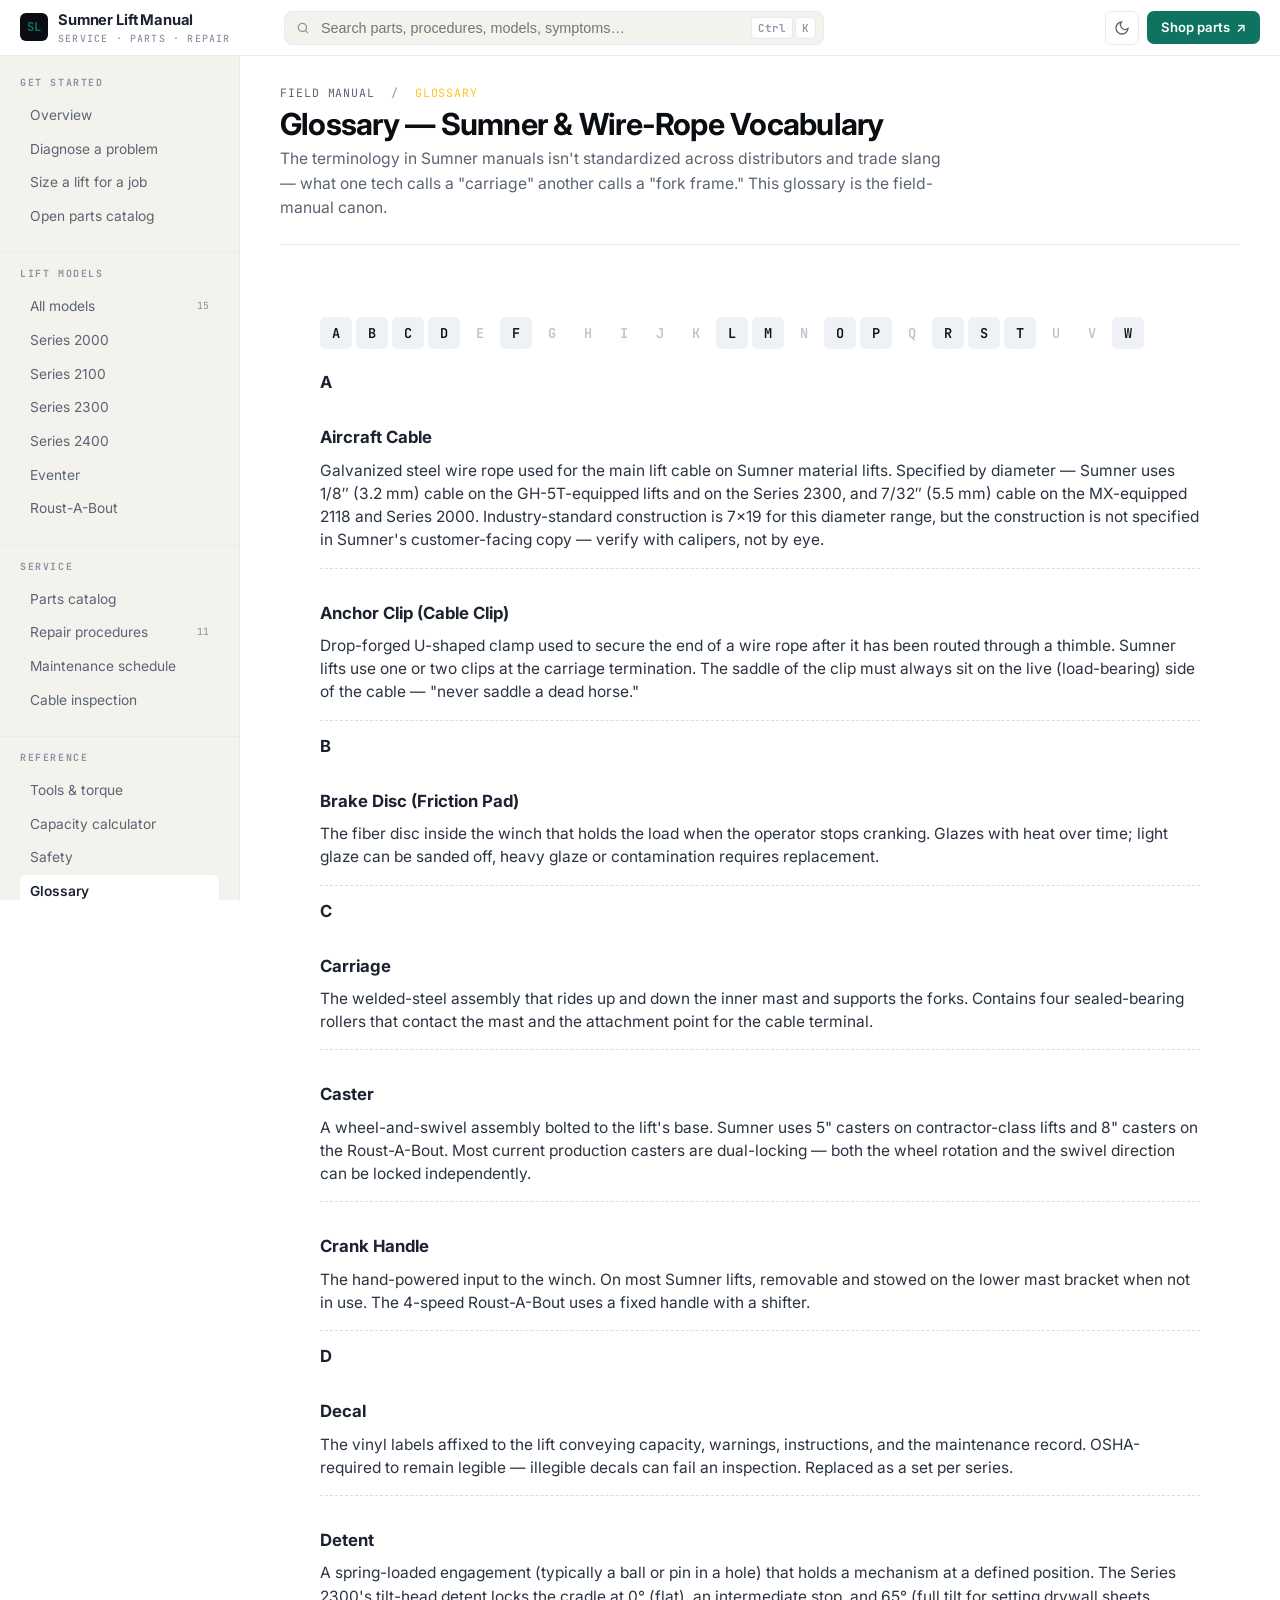
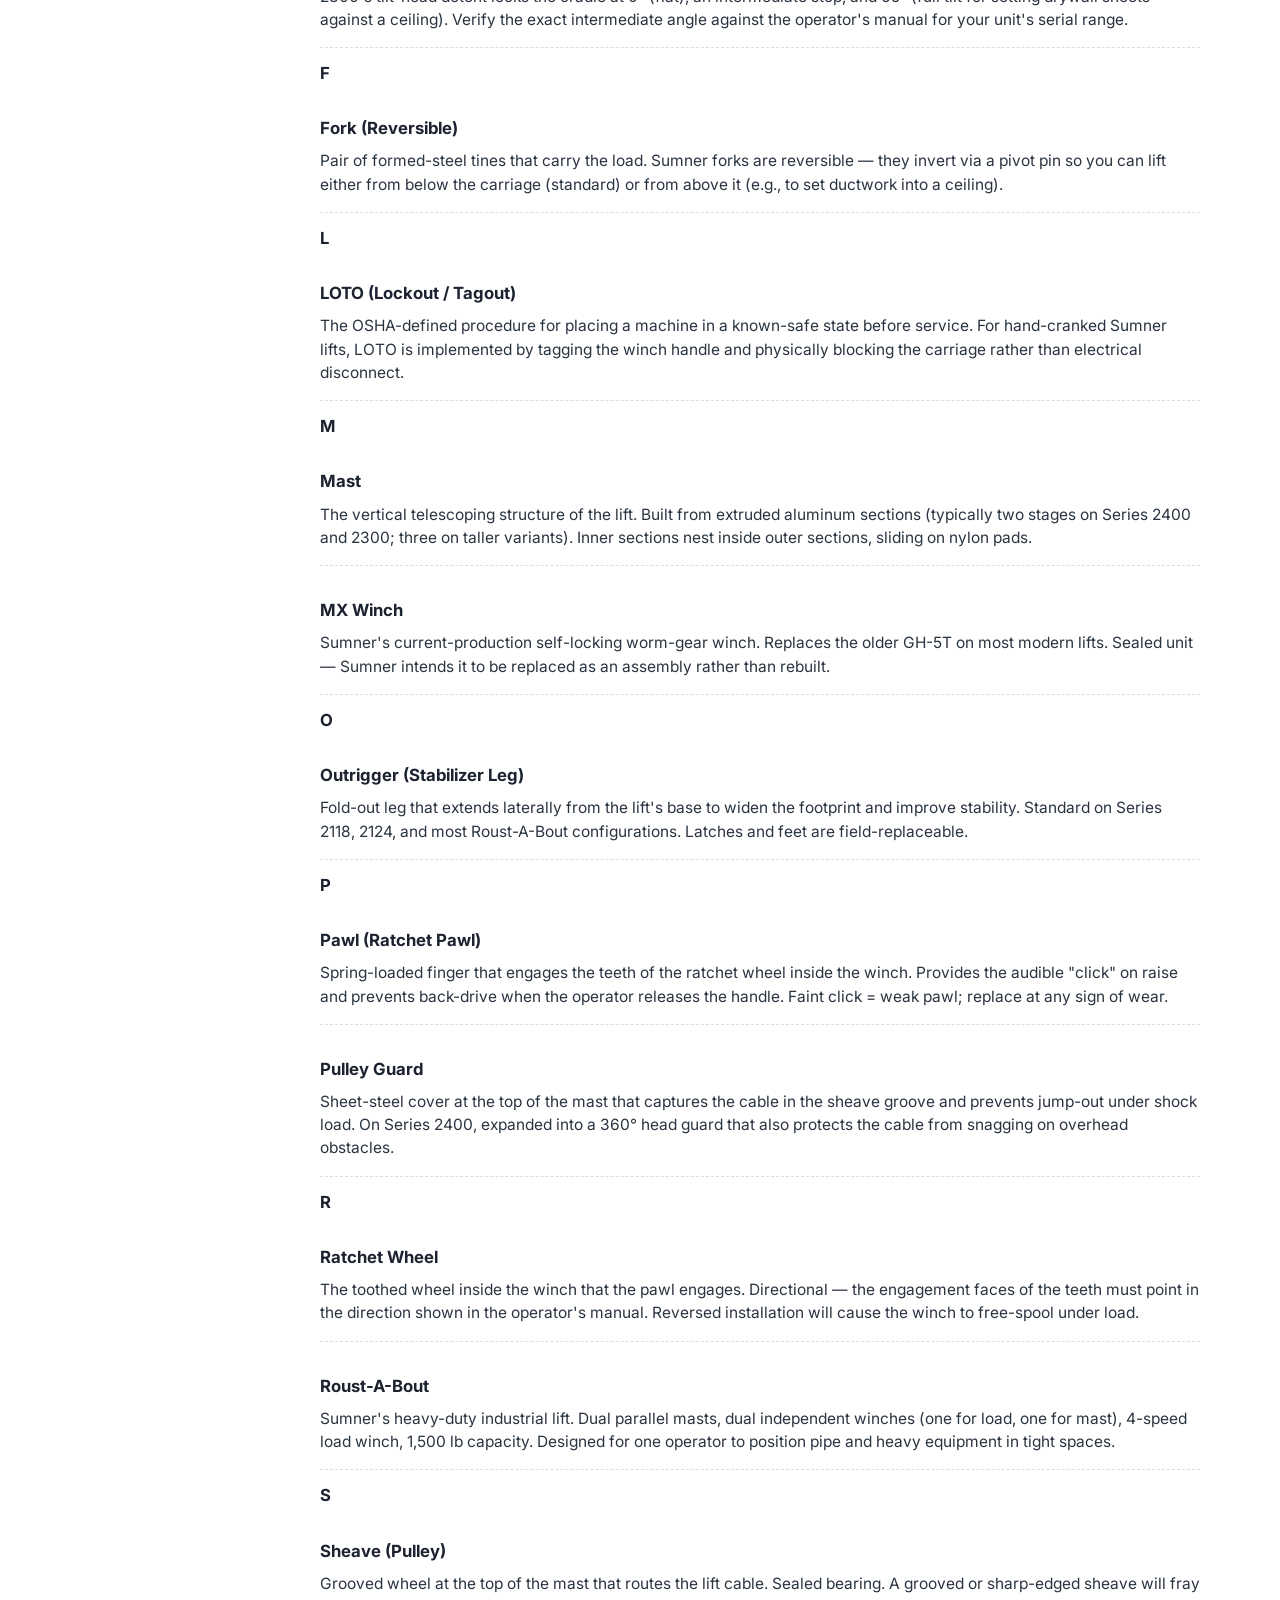
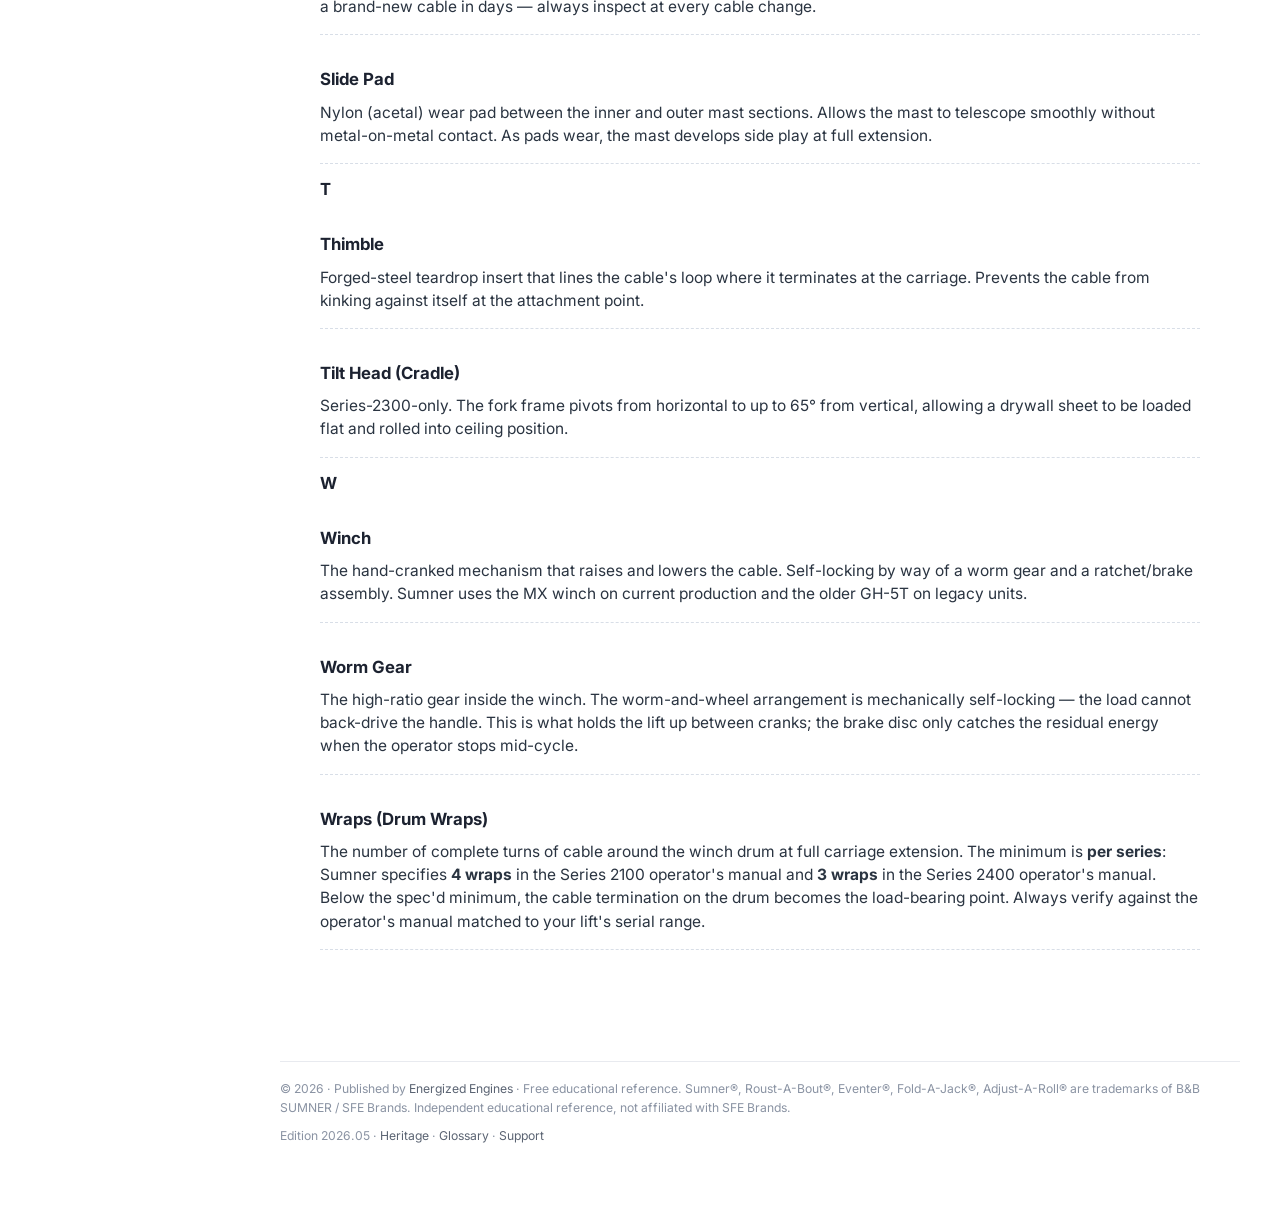
<file: glossary.html>
<!doctype html>
<html lang="en">
<head>
<meta charset="utf-8" />
<meta name="viewport" content="width=device-width, initial-scale=1" />
<title>Glossary — Sumner Lift Field Manual</title>
<meta name="description" content="Definitions of the terminology used in Sumner lift service: anatomy, hardware, and trade vocabulary." />
<link href="https://fonts.googleapis.com/css2?family=Inter:wght@400;500;600;700&family=JetBrains+Mono:wght@400;500;600;700&display=swap" rel="stylesheet" />
<link rel="stylesheet" href="css/styles.css" />
<link rel="icon" href="data:image/svg+xml,%3Csvg xmlns='http://www.w3.org/2000/svg' viewBox='0 0 32 32'%3E%3Crect width='32' height='32' rx='6' fill='%230a0e13'/%3E%3Ctext x='50%25' y='58%25' font-family='monospace' font-size='14' font-weight='700' fill='%230e7461' text-anchor='middle'%3ESL%3C/text%3E%3C/svg%3E" />
</head>
<body class="app-page">
<!-- ═══ APP-SHELL TOPBAR (unified across every page) ═══ -->
<header class="app-topbar">
  <div class="app-topbar-inner">
    <a href="index.html" class="app-brand">
      <div class="app-brand-mark">SL</div>
      <div class="app-brand-name">Sumner Lift Manual<small>Service · Parts · Repair</small></div>
    </a>

    <div class="app-search">
      <input type="search" id="site-search" placeholder="Search parts, procedures, models, symptoms…" aria-label="Search the manual" autocomplete="off" />
      <span class="app-search-kbd"><kbd id="kbd-mod">⌘</kbd><kbd>K</kbd></span>
      <div class="search-results" id="search-results"></div>
    </div>

    <div class="app-topbar-actions">
      <button class="app-mobile-toggle app-icon-btn" aria-label="Open menu" onclick="document.querySelector('.app-sidebar').classList.add('open'); document.querySelector('.app-mobile-backdrop').classList.add('open');">≡</button>
      <button class="app-icon-btn theme-toggle" onclick="toggleTheme()" aria-label="Toggle theme" title="Toggle theme"></button>
      <a class="app-shop-btn" href="https://www.energizedengines.com/collections/all-parts" target="_blank" rel="sponsored noopener"><span>Shop parts</span></a>
    </div>
  </div>
</header>

<div class="app-mobile-backdrop" onclick="document.querySelector('.app-sidebar').classList.remove('open'); this.classList.remove('open');"></div>

<div class="app-shell">

  <aside class="app-sidebar">
    <div class="app-nav-group">
      <h6>Get started</h6>
      <ul>
        <li><a href="index.html">Overview</a></li>
        <li><a href="troubleshooting.html">Diagnose a problem</a></li>
        <li><a href="sizing.html">Size a lift for a job</a></li>
        <li><a href="parts.html">Open parts catalog</a></li>
      </ul>
    </div>

    <div class="app-nav-group">
      <h6>Lift models</h6>
      <ul>
        <li><a href="models.html">All models <span class="badge">15</span></a></li>
        <li><a href="models.html#series-2000">Series 2000</a></li>
        <li><a href="models.html#series-2100">Series 2100</a></li>
        <li><a href="models.html#series-2300">Series 2300</a></li>
        <li><a href="models.html#series-2400">Series 2400</a></li>
        <li><a href="models.html#eventer">Eventer</a></li>
        <li><a href="models.html#roust-a-bout">Roust-A-Bout</a></li>
      </ul>
    </div>

    <div class="app-nav-group">
      <h6>Service</h6>
      <ul>
        <li><a href="parts.html">Parts catalog</a></li>
        <li><a href="repairs.html">Repair procedures <span class="badge">11</span></a></li>
        <li><a href="maintenance.html">Maintenance schedule</a></li>
        <li><a href="inspection.html">Cable inspection</a></li>
      </ul>
    </div>

    <div class="app-nav-group">
      <h6>Reference</h6>
      <ul>
        <li><a href="tools.html">Tools &amp; torque</a></li>
        <li><a href="calculators.html">Capacity calculator</a></li>
        <li><a href="safety.html">Safety</a></li>
        <li><a href="glossary.html" class="active">Glossary</a></li>
        <li><a href="pipe-equipment.html">Pipe handling</a></li>
        <li><a href="history.html">Heritage</a></li>
      </ul>
    </div>

    <div class="app-nav-group">
      <h6>Support</h6>
      <ul>
        <li><a href="support.html">Warranty &amp; RMA</a></li>
        <li><a class="app-nav-shop" href="https://www.energizedengines.com/collections/all-parts" target="_blank" rel="sponsored noopener">Shop Sumner parts ↗</a></li>
      </ul>
    </div>

    <!-- Lift-context selector in sidebar footer -->
    <div class="app-nav-group app-nav-ctx">
      <h6>Working on</h6>
      <div class="app-ctx-inline">
        <span id="lift-ctx-display" class="app-ctx-current"><em>No lift selected</em></span>
        <button id="lift-ctx-clear" class="app-ctx-clear" title="Clear lift selection" aria-label="Clear lift selection">×</button>
      </div>
      <select id="lift-ctx" class="app-ctx-select" aria-label="Select your lift model">
        <option value="">— select model —</option>
        <optgroup label="Series 2000 · General / HVAC">
          <option value="2010">2010 — 1,000 lb / 11′7″</option>
          <option value="2015">2015 — 800 lb / 16′2″</option>
          <option value="2020">2020 — 800 lb / 20′9″</option>
          <option value="2025">2025 — 650 lb / 25′5″</option>
        </optgroup>
        <optgroup label="Series 2100 · Contractor">
          <option value="2112">2112 — 650 lb / 12′11″</option>
          <option value="2118">2118 — 650 lb / 18′4″</option>
          <option value="2124">2124 — 650 lb / 23′9″</option>
        </optgroup>
        <optgroup label="Series 2300 · Drywall (solo)">
          <option value="2300">2300 — 150 lb</option>
        </optgroup>
        <optgroup label="Series 2400 · Compact / indoor">
          <option value="2412">2412 — 400 lb / 12′11″</option>
          <option value="2416">2416 — 450 lb / 16′11″</option>
        </optgroup>
        <optgroup label="Eventer · Stage / AV">
          <option value="Eventer 16">Eventer 16 — 500 lb / 16′11″</option>
          <option value="Eventer 20">Eventer 20 — 800 lb / 20′</option>
          <option value="Eventer 25">Eventer 25 — 650 lb / 25′</option>
        </optgroup>
        <optgroup label="Roust-A-Bout · Pipe / industrial">
          <option value="R-100">R-100 — 1,500 lb / 10′ (narrow base)</option>
          <option value="R-150">R-150 — 1,500 lb / 15′</option>
          <option value="R-250">R-250 — 1,500 lb / 25′</option>
        </optgroup>
      </select>
    </div>
  </aside>

  <main class="app-main">






<section class="page-head">
  <div class="wrap">
    <div class="breadcrumb"><a href="index.html">Field Manual</a> &nbsp;/&nbsp; <span>Glossary</span></div>
    <h1>Glossary &mdash; Sumner &amp; Wire-Rope Vocabulary</h1>
    <p>The terminology in Sumner manuals isn't standardized across distributors and trade slang — what one tech calls a "carriage" another calls a "fork frame." This glossary is the field-manual canon.</p>
  </div>
</section>

<section class="section">
  <div class="wrap" style="max-width: 880px;">
    <nav class="az-nav">
      <a href="#a">A</a>
      <a href="#b">B</a>
      <a href="#c">C</a>
      <a href="#d">D</a>
      <a class="empty">E</a>
      <a href="#f">F</a>
      <a class="empty">G</a>
      <a class="empty">H</a>
      <a class="empty">I</a>
      <a class="empty">J</a>
      <a class="empty">K</a>
      <a href="#l">L</a>
      <a href="#m">M</a>
      <a class="empty">N</a>
      <a href="#o">O</a>
      <a href="#p">P</a>
      <a class="empty">Q</a>
      <a href="#r">R</a>
      <a href="#s">S</a>
      <a href="#t">T</a>
      <a class="empty">U</a>
      <a class="empty">V</a>
      <a href="#w">W</a>
    </nav>

    <dl class="glossary">
      <h3 id="a">A</h3>
      <dt>Aircraft Cable</dt>
      <dd>Galvanized steel wire rope used for the main lift cable on Sumner material lifts. Specified by diameter — Sumner uses 1/8&Prime; (3.2 mm) cable on the GH-5T-equipped lifts and on the Series 2300, and 7/32&Prime; (5.5 mm) cable on the MX-equipped 2118 and Series 2000. Industry-standard construction is 7×19 for this diameter range, but the construction is not specified in Sumner's customer-facing copy — verify with calipers, not by eye.</dd>

      <dt>Anchor Clip (Cable Clip)</dt>
      <dd>Drop-forged U-shaped clamp used to secure the end of a wire rope after it has been routed through a thimble. Sumner lifts use one or two clips at the carriage termination. The saddle of the clip must always sit on the live (load-bearing) side of the cable — "never saddle a dead horse."</dd>

      <h3 id="b">B</h3>
      <dt>Brake Disc (Friction Pad)</dt>
      <dd>The fiber disc inside the winch that holds the load when the operator stops cranking. Glazes with heat over time; light glaze can be sanded off, heavy glaze or contamination requires replacement.</dd>

      <h3 id="c">C</h3>
      <dt>Carriage</dt>
      <dd>The welded-steel assembly that rides up and down the inner mast and supports the forks. Contains four sealed-bearing rollers that contact the mast and the attachment point for the cable terminal.</dd>

      <dt>Caster</dt>
      <dd>A wheel-and-swivel assembly bolted to the lift's base. Sumner uses 5" casters on contractor-class lifts and 8" casters on the Roust-A-Bout. Most current production casters are dual-locking — both the wheel rotation and the swivel direction can be locked independently.</dd>

      <dt>Crank Handle</dt>
      <dd>The hand-powered input to the winch. On most Sumner lifts, removable and stowed on the lower mast bracket when not in use. The 4-speed Roust-A-Bout uses a fixed handle with a shifter.</dd>

      <h3 id="d">D</h3>
      <dt>Decal</dt>
      <dd>The vinyl labels affixed to the lift conveying capacity, warnings, instructions, and the maintenance record. OSHA-required to remain legible — illegible decals can fail an inspection. Replaced as a set per series.</dd>

      <dt>Detent</dt>
      <dd>A spring-loaded engagement (typically a ball or pin in a hole) that holds a mechanism at a defined position. The Series 2300&apos;s tilt-head detent locks the cradle at 0° (flat), an intermediate stop, and 65° (full tilt for setting drywall sheets against a ceiling). Verify the exact intermediate angle against the operator&apos;s manual for your unit&apos;s serial range.</dd>

      <h3 id="f">F</h3>
      <dt>Fork (Reversible)</dt>
      <dd>Pair of formed-steel tines that carry the load. Sumner forks are reversible — they invert via a pivot pin so you can lift either from below the carriage (standard) or from above it (e.g., to set ductwork into a ceiling).</dd>

      <h3 id="l">L</h3>
      <dt>LOTO (Lockout / Tagout)</dt>
      <dd>The OSHA-defined procedure for placing a machine in a known-safe state before service. For hand-cranked Sumner lifts, LOTO is implemented by tagging the winch handle and physically blocking the carriage rather than electrical disconnect.</dd>

      <h3 id="m">M</h3>
      <dt>Mast</dt>
      <dd>The vertical telescoping structure of the lift. Built from extruded aluminum sections (typically two stages on Series 2400 and 2300; three on taller variants). Inner sections nest inside outer sections, sliding on nylon pads.</dd>

      <dt>MX Winch</dt>
      <dd>Sumner's current-production self-locking worm-gear winch. Replaces the older GH-5T on most modern lifts. Sealed unit — Sumner intends it to be replaced as an assembly rather than rebuilt.</dd>

      <h3 id="o">O</h3>
      <dt>Outrigger (Stabilizer Leg)</dt>
      <dd>Fold-out leg that extends laterally from the lift's base to widen the footprint and improve stability. Standard on Series 2118, 2124, and most Roust-A-Bout configurations. Latches and feet are field-replaceable.</dd>

      <h3 id="p">P</h3>
      <dt>Pawl (Ratchet Pawl)</dt>
      <dd>Spring-loaded finger that engages the teeth of the ratchet wheel inside the winch. Provides the audible "click" on raise and prevents back-drive when the operator releases the handle. Faint click = weak pawl; replace at any sign of wear.</dd>

      <dt>Pulley Guard</dt>
      <dd>Sheet-steel cover at the top of the mast that captures the cable in the sheave groove and prevents jump-out under shock load. On Series 2400, expanded into a 360° head guard that also protects the cable from snagging on overhead obstacles.</dd>

      <h3 id="r">R</h3>
      <dt>Ratchet Wheel</dt>
      <dd>The toothed wheel inside the winch that the pawl engages. Directional — the engagement faces of the teeth must point in the direction shown in the operator's manual. Reversed installation will cause the winch to free-spool under load.</dd>

      <dt>Roust-A-Bout</dt>
      <dd>Sumner's heavy-duty industrial lift. Dual parallel masts, dual independent winches (one for load, one for mast), 4-speed load winch, 1,500 lb capacity. Designed for one operator to position pipe and heavy equipment in tight spaces.</dd>

      <h3 id="s">S</h3>
      <dt>Sheave (Pulley)</dt>
      <dd>Grooved wheel at the top of the mast that routes the lift cable. Sealed bearing. A grooved or sharp-edged sheave will fray a brand-new cable in days — always inspect at every cable change.</dd>

      <dt>Slide Pad</dt>
      <dd>Nylon (acetal) wear pad between the inner and outer mast sections. Allows the mast to telescope smoothly without metal-on-metal contact. As pads wear, the mast develops side play at full extension.</dd>

      <h3 id="t">T</h3>
      <dt>Thimble</dt>
      <dd>Forged-steel teardrop insert that lines the cable's loop where it terminates at the carriage. Prevents the cable from kinking against itself at the attachment point.</dd>

      <dt>Tilt Head (Cradle)</dt>
      <dd>Series-2300-only. The fork frame pivots from horizontal to up to 65° from vertical, allowing a drywall sheet to be loaded flat and rolled into ceiling position.</dd>

      <h3 id="w">W</h3>
      <dt>Winch</dt>
      <dd>The hand-cranked mechanism that raises and lowers the cable. Self-locking by way of a worm gear and a ratchet/brake assembly. Sumner uses the MX winch on current production and the older GH-5T on legacy units.</dd>

      <dt>Worm Gear</dt>
      <dd>The high-ratio gear inside the winch. The worm-and-wheel arrangement is mechanically self-locking — the load cannot back-drive the handle. This is what holds the lift up between cranks; the brake disc only catches the residual energy when the operator stops mid-cycle.</dd>

      <dt>Wraps (Drum Wraps)</dt>
      <dd>The number of complete turns of cable around the winch drum at full carriage extension. The minimum is <strong>per series</strong>: Sumner specifies <strong>4 wraps</strong> in the Series 2100 operator's manual and <strong>3 wraps</strong> in the Series 2400 operator's manual. Below the spec'd minimum, the cable termination on the drum becomes the load-bearing point. Always verify against the operator's manual matched to your lift's serial range.</dd>
    </dl>
  </div>
</section>

  <!-- App-shell footer -->
  <div class="app-footer">
    <span>© 2026 · Published by <a href="https://www.energizedengines.com/" target="_blank" rel="sponsored noopener">Energized Engines</a> · Free educational reference. Sumner®, Roust-A-Bout®, Eventer®, Fold-A-Jack®, Adjust-A-Roll® are trademarks of B&amp;B SUMNER / SFE Brands. Independent educational reference, not affiliated with SFE Brands.</span>
    <span>Edition 2026.05 · <a href="history.html">Heritage</a> · <a href="glossary.html">Glossary</a> · <a href="support.html">Support</a></span>
  </div>

  </main>

</div>

<script src="js/main.js"></script>
<script>
  // ⌘ on Mac, Ctrl elsewhere — mirrors the home-page keybind hint
  (function () {
    var kbd = document.getElementById('kbd-mod');
    if (kbd && !/Mac|iPhone|iPad/.test(navigator.platform || '')) kbd.textContent = 'Ctrl';
  })();
</script>
</body>
</html>
</file>
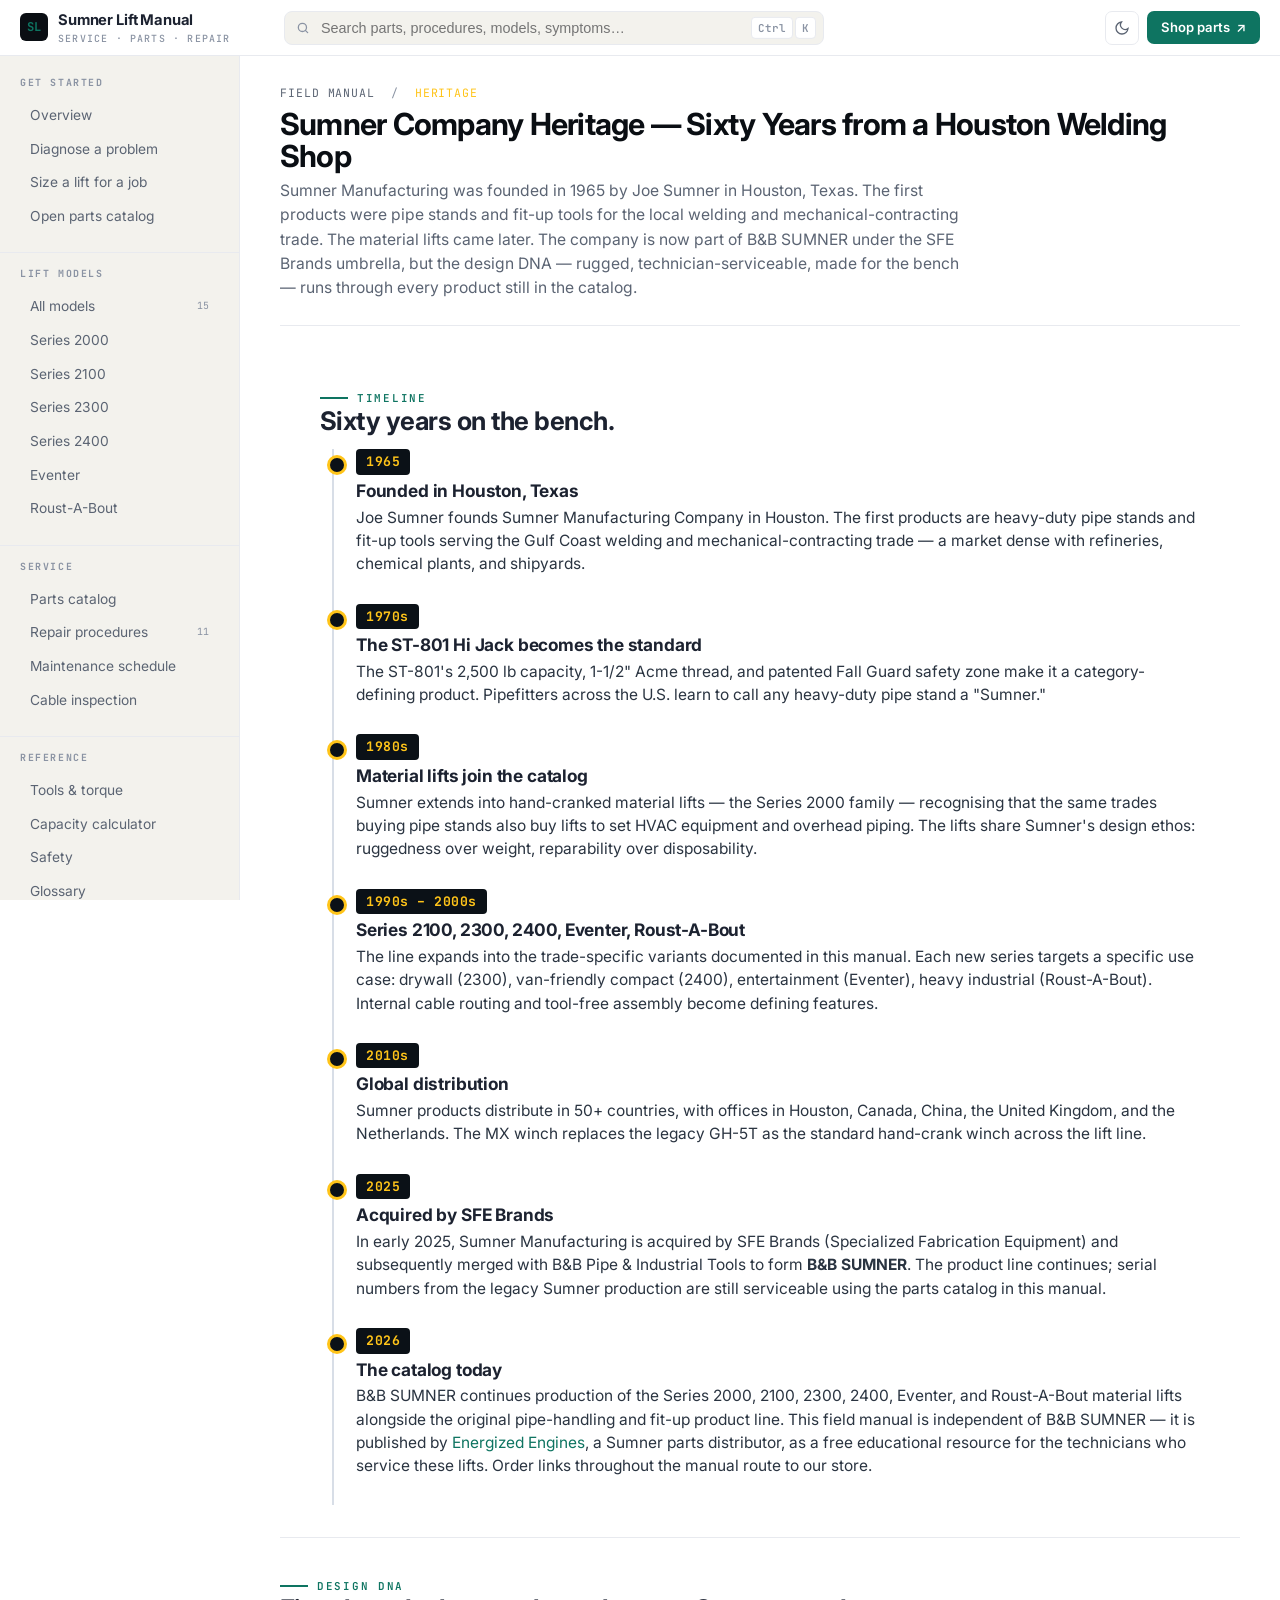
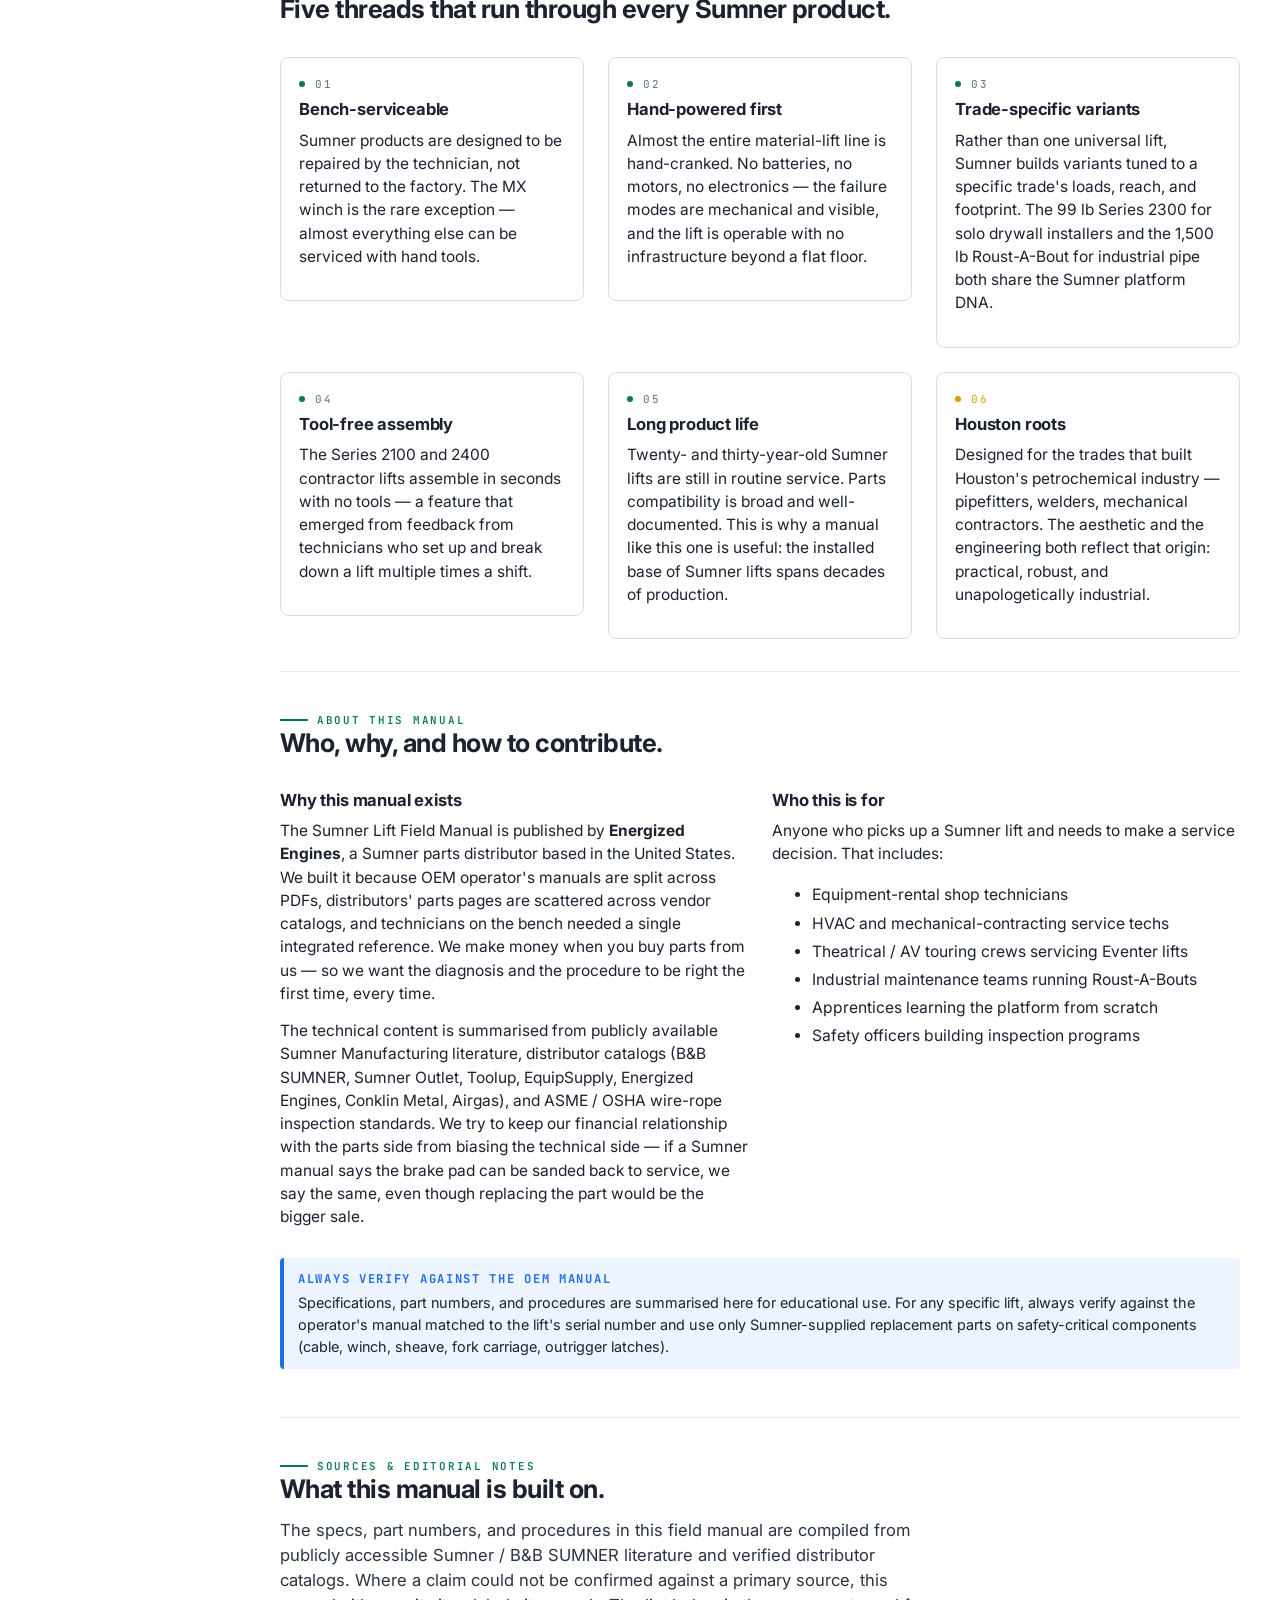
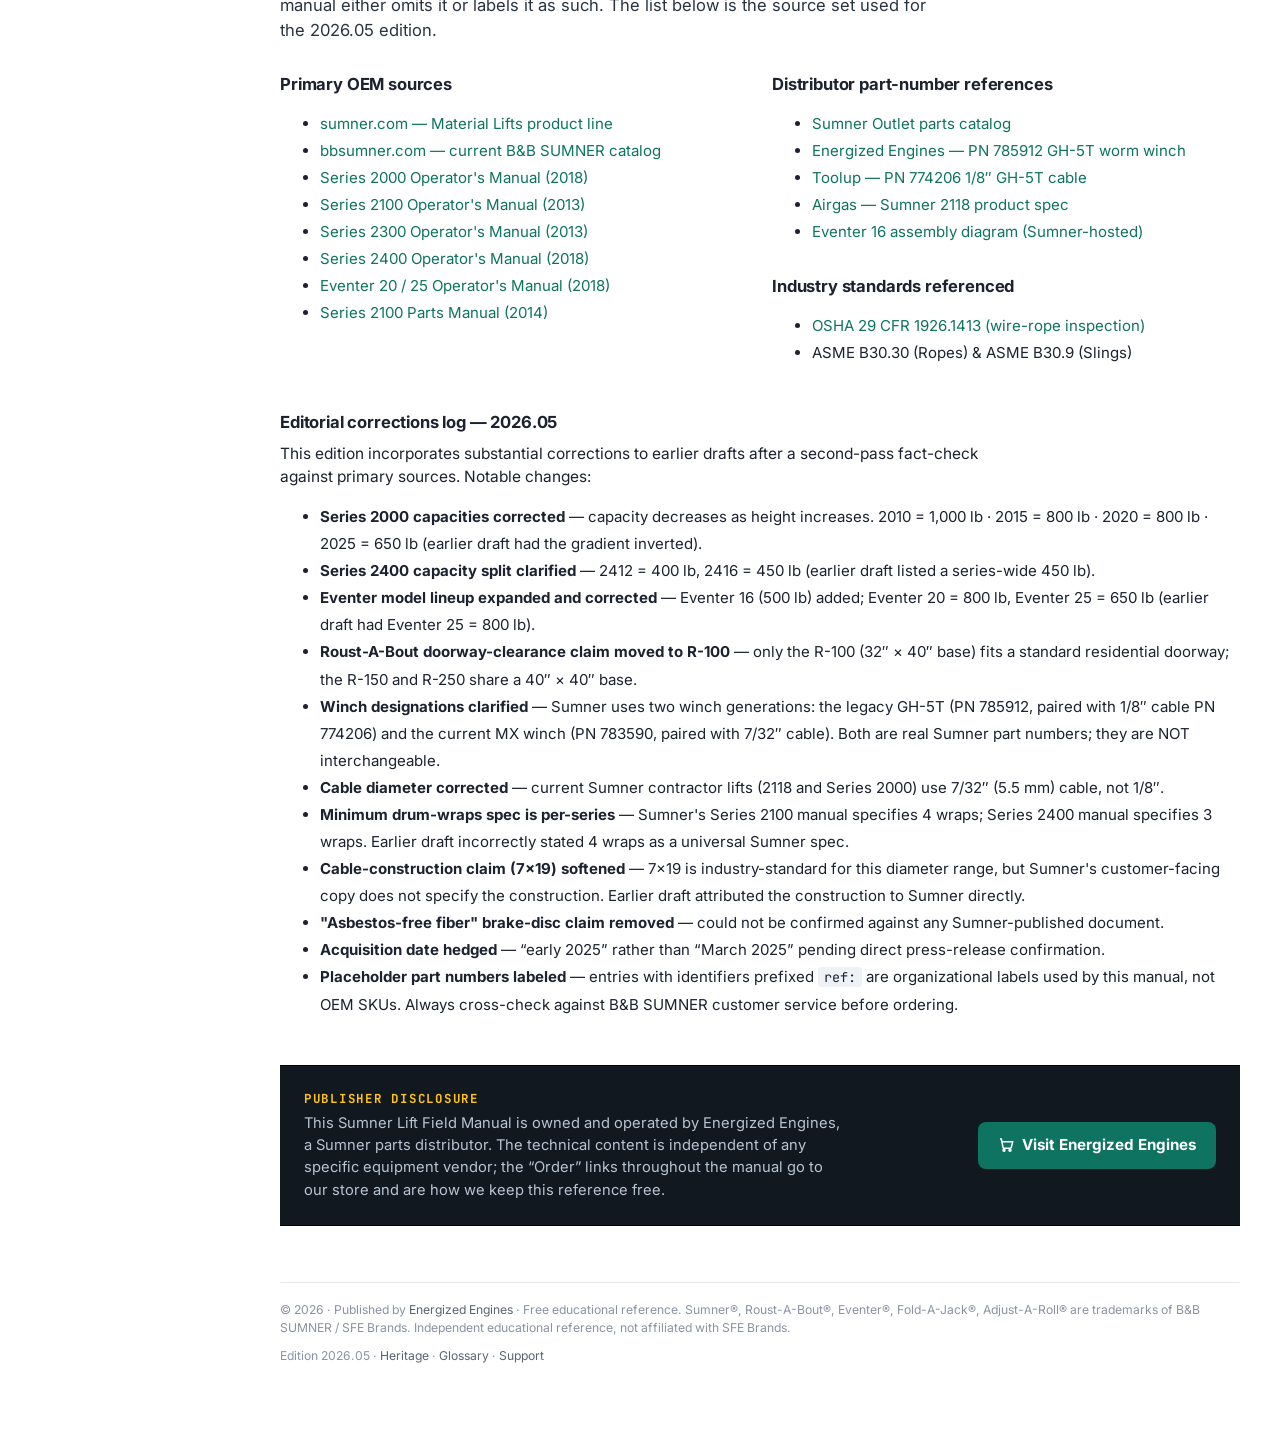
<file: history.html>
<!doctype html>
<html lang="en">
<head>
<meta charset="utf-8" />
<meta name="viewport" content="width=device-width, initial-scale=1" />
<title>Heritage — Sumner Lift Field Manual</title>
<meta name="description" content="The history of Sumner Manufacturing Company — founded in 1965 in Houston, Texas, now part of B&B SUMNER under the SFE Brands umbrella." />
<link href="https://fonts.googleapis.com/css2?family=Inter:wght@400;500;600;700&family=JetBrains+Mono:wght@400;500;600;700&display=swap" rel="stylesheet" />
<link rel="stylesheet" href="css/styles.css" />
<link rel="icon" href="data:image/svg+xml,%3Csvg xmlns='http://www.w3.org/2000/svg' viewBox='0 0 32 32'%3E%3Crect width='32' height='32' rx='6' fill='%230a0e13'/%3E%3Ctext x='50%25' y='58%25' font-family='monospace' font-size='14' font-weight='700' fill='%230e7461' text-anchor='middle'%3ESL%3C/text%3E%3C/svg%3E" />
</head>
<body class="app-page">
<!-- ═══ APP-SHELL TOPBAR (unified across every page) ═══ -->
<header class="app-topbar">
  <div class="app-topbar-inner">
    <a href="index.html" class="app-brand">
      <div class="app-brand-mark">SL</div>
      <div class="app-brand-name">Sumner Lift Manual<small>Service · Parts · Repair</small></div>
    </a>

    <div class="app-search">
      <input type="search" id="site-search" placeholder="Search parts, procedures, models, symptoms…" aria-label="Search the manual" autocomplete="off" />
      <span class="app-search-kbd"><kbd id="kbd-mod">⌘</kbd><kbd>K</kbd></span>
      <div class="search-results" id="search-results"></div>
    </div>

    <div class="app-topbar-actions">
      <button class="app-mobile-toggle app-icon-btn" aria-label="Open menu" onclick="document.querySelector('.app-sidebar').classList.add('open'); document.querySelector('.app-mobile-backdrop').classList.add('open');">≡</button>
      <button class="app-icon-btn theme-toggle" onclick="toggleTheme()" aria-label="Toggle theme" title="Toggle theme"></button>
      <a class="app-shop-btn" href="https://www.energizedengines.com/collections/all-parts" target="_blank" rel="sponsored noopener"><span>Shop parts</span></a>
    </div>
  </div>
</header>

<div class="app-mobile-backdrop" onclick="document.querySelector('.app-sidebar').classList.remove('open'); this.classList.remove('open');"></div>

<div class="app-shell">

  <aside class="app-sidebar">
    <div class="app-nav-group">
      <h6>Get started</h6>
      <ul>
        <li><a href="index.html">Overview</a></li>
        <li><a href="troubleshooting.html">Diagnose a problem</a></li>
        <li><a href="sizing.html">Size a lift for a job</a></li>
        <li><a href="parts.html">Open parts catalog</a></li>
      </ul>
    </div>

    <div class="app-nav-group">
      <h6>Lift models</h6>
      <ul>
        <li><a href="models.html">All models <span class="badge">15</span></a></li>
        <li><a href="models.html#series-2000">Series 2000</a></li>
        <li><a href="models.html#series-2100">Series 2100</a></li>
        <li><a href="models.html#series-2300">Series 2300</a></li>
        <li><a href="models.html#series-2400">Series 2400</a></li>
        <li><a href="models.html#eventer">Eventer</a></li>
        <li><a href="models.html#roust-a-bout">Roust-A-Bout</a></li>
      </ul>
    </div>

    <div class="app-nav-group">
      <h6>Service</h6>
      <ul>
        <li><a href="parts.html">Parts catalog</a></li>
        <li><a href="repairs.html">Repair procedures <span class="badge">11</span></a></li>
        <li><a href="maintenance.html">Maintenance schedule</a></li>
        <li><a href="inspection.html">Cable inspection</a></li>
      </ul>
    </div>

    <div class="app-nav-group">
      <h6>Reference</h6>
      <ul>
        <li><a href="tools.html">Tools &amp; torque</a></li>
        <li><a href="calculators.html">Capacity calculator</a></li>
        <li><a href="safety.html">Safety</a></li>
        <li><a href="glossary.html">Glossary</a></li>
        <li><a href="pipe-equipment.html">Pipe handling</a></li>
        <li><a href="history.html" class="active">Heritage</a></li>
      </ul>
    </div>

    <div class="app-nav-group">
      <h6>Support</h6>
      <ul>
        <li><a href="support.html">Warranty &amp; RMA</a></li>
        <li><a class="app-nav-shop" href="https://www.energizedengines.com/collections/all-parts" target="_blank" rel="sponsored noopener">Shop Sumner parts ↗</a></li>
      </ul>
    </div>

    <!-- Lift-context selector in sidebar footer -->
    <div class="app-nav-group app-nav-ctx">
      <h6>Working on</h6>
      <div class="app-ctx-inline">
        <span id="lift-ctx-display" class="app-ctx-current"><em>No lift selected</em></span>
        <button id="lift-ctx-clear" class="app-ctx-clear" title="Clear lift selection" aria-label="Clear lift selection">×</button>
      </div>
      <select id="lift-ctx" class="app-ctx-select" aria-label="Select your lift model">
        <option value="">— select model —</option>
        <optgroup label="Series 2000 · General / HVAC">
          <option value="2010">2010 — 1,000 lb / 11′7″</option>
          <option value="2015">2015 — 800 lb / 16′2″</option>
          <option value="2020">2020 — 800 lb / 20′9″</option>
          <option value="2025">2025 — 650 lb / 25′5″</option>
        </optgroup>
        <optgroup label="Series 2100 · Contractor">
          <option value="2112">2112 — 650 lb / 12′11″</option>
          <option value="2118">2118 — 650 lb / 18′4″</option>
          <option value="2124">2124 — 650 lb / 23′9″</option>
        </optgroup>
        <optgroup label="Series 2300 · Drywall (solo)">
          <option value="2300">2300 — 150 lb</option>
        </optgroup>
        <optgroup label="Series 2400 · Compact / indoor">
          <option value="2412">2412 — 400 lb / 12′11″</option>
          <option value="2416">2416 — 450 lb / 16′11″</option>
        </optgroup>
        <optgroup label="Eventer · Stage / AV">
          <option value="Eventer 16">Eventer 16 — 500 lb / 16′11″</option>
          <option value="Eventer 20">Eventer 20 — 800 lb / 20′</option>
          <option value="Eventer 25">Eventer 25 — 650 lb / 25′</option>
        </optgroup>
        <optgroup label="Roust-A-Bout · Pipe / industrial">
          <option value="R-100">R-100 — 1,500 lb / 10′ (narrow base)</option>
          <option value="R-150">R-150 — 1,500 lb / 15′</option>
          <option value="R-250">R-250 — 1,500 lb / 25′</option>
        </optgroup>
      </select>
    </div>
  </aside>

  <main class="app-main">






<section class="page-head">
  <div class="wrap">
    <div class="breadcrumb"><a href="index.html">Field Manual</a> &nbsp;/&nbsp; <span>Heritage</span></div>
    <h1>Sumner Company Heritage &mdash; Sixty Years from a Houston Welding Shop</h1>
    <p>Sumner Manufacturing was founded in 1965 by Joe Sumner in Houston, Texas. The first products were pipe stands and fit-up tools for the local welding and mechanical-contracting trade. The material lifts came later. The company is now part of B&amp;B SUMNER under the SFE Brands umbrella, but the design DNA &mdash; rugged, technician-serviceable, made for the bench &mdash; runs through every product still in the catalog.</p>
  </div>
</section>

<!-- TIMELINE -->
<section class="section">
  <div class="wrap" style="max-width: 880px;">
    <div class="eyebrow">Timeline</div>
    <h2>Sixty years on the bench.</h2>

    <ul class="timeline mt-4">
      <li>
        <span class="year">1965</span>
        <h4>Founded in Houston, Texas</h4>
        <p>Joe Sumner founds Sumner Manufacturing Company in Houston. The first products are heavy-duty pipe stands and fit-up tools serving the Gulf Coast welding and mechanical-contracting trade &mdash; a market dense with refineries, chemical plants, and shipyards.</p>
      </li>
      <li>
        <span class="year">1970s</span>
        <h4>The ST-801 Hi Jack becomes the standard</h4>
        <p>The ST-801&apos;s 2,500 lb capacity, 1-1/2&quot; Acme thread, and patented Fall Guard safety zone make it a category-defining product. Pipefitters across the U.S. learn to call any heavy-duty pipe stand a &quot;Sumner.&quot;</p>
      </li>
      <li>
        <span class="year">1980s</span>
        <h4>Material lifts join the catalog</h4>
        <p>Sumner extends into hand-cranked material lifts &mdash; the Series 2000 family &mdash; recognising that the same trades buying pipe stands also buy lifts to set HVAC equipment and overhead piping. The lifts share Sumner&apos;s design ethos: ruggedness over weight, reparability over disposability.</p>
      </li>
      <li>
        <span class="year">1990s – 2000s</span>
        <h4>Series 2100, 2300, 2400, Eventer, Roust-A-Bout</h4>
        <p>The line expands into the trade-specific variants documented in this manual. Each new series targets a specific use case: drywall (2300), van-friendly compact (2400), entertainment (Eventer), heavy industrial (Roust-A-Bout). Internal cable routing and tool-free assembly become defining features.</p>
      </li>
      <li>
        <span class="year">2010s</span>
        <h4>Global distribution</h4>
        <p>Sumner products distribute in 50+ countries, with offices in Houston, Canada, China, the United Kingdom, and the Netherlands. The MX winch replaces the legacy GH-5T as the standard hand-crank winch across the lift line.</p>
      </li>
      <li>
        <span class="year">2025</span>
        <h4>Acquired by SFE Brands</h4>
        <p>In early 2025, Sumner Manufacturing is acquired by SFE Brands (Specialized Fabrication Equipment) and subsequently merged with B&amp;B Pipe &amp; Industrial Tools to form <strong>B&amp;B SUMNER</strong>. The product line continues; serial numbers from the legacy Sumner production are still serviceable using the parts catalog in this manual.</p>
      </li>
      <li>
        <span class="year">2026</span>
        <h4>The catalog today</h4>
        <p>B&amp;B SUMNER continues production of the Series 2000, 2100, 2300, 2400, Eventer, and Roust-A-Bout material lifts alongside the original pipe-handling and fit-up product line. This field manual is independent of B&amp;B SUMNER &mdash; it is published by <a href="https://www.energizedengines.com/" target="_blank" rel="sponsored noopener">Energized Engines</a>, a Sumner parts distributor, as a free educational resource for the technicians who service these lifts. Order links throughout the manual route to our store.</p>
      </li>
    </ul>
  </div>
</section>

<!-- DESIGN DNA -->
<section class="section section--steel">
  <div class="wrap">
    <div class="eyebrow">Design DNA</div>
    <h2>Five threads that run through every Sumner product.</h2>

    <div class="grid grid--3 mt-4">
      <div class="card">
        <div class="meta"><span class="dot"></span>01</div>
        <h3>Bench-serviceable</h3>
        <p>Sumner products are designed to be repaired by the technician, not returned to the factory. The MX winch is the rare exception &mdash; almost everything else can be serviced with hand tools.</p>
      </div>
      <div class="card">
        <div class="meta"><span class="dot"></span>02</div>
        <h3>Hand-powered first</h3>
        <p>Almost the entire material-lift line is hand-cranked. No batteries, no motors, no electronics &mdash; the failure modes are mechanical and visible, and the lift is operable with no infrastructure beyond a flat floor.</p>
      </div>
      <div class="card">
        <div class="meta"><span class="dot"></span>03</div>
        <h3>Trade-specific variants</h3>
        <p>Rather than one universal lift, Sumner builds variants tuned to a specific trade&apos;s loads, reach, and footprint. The 99 lb Series 2300 for solo drywall installers and the 1,500 lb Roust-A-Bout for industrial pipe both share the Sumner platform DNA.</p>
      </div>
      <div class="card">
        <div class="meta"><span class="dot"></span>04</div>
        <h3>Tool-free assembly</h3>
        <p>The Series 2100 and 2400 contractor lifts assemble in seconds with no tools &mdash; a feature that emerged from feedback from technicians who set up and break down a lift multiple times a shift.</p>
      </div>
      <div class="card">
        <div class="meta"><span class="dot"></span>05</div>
        <h3>Long product life</h3>
        <p>Twenty- and thirty-year-old Sumner lifts are still in routine service. Parts compatibility is broad and well-documented. This is why a manual like this one is useful: the installed base of Sumner lifts spans decades of production.</p>
      </div>
      <div class="card">
        <div class="meta" style="color: var(--hazard-yellow-dim)"><span class="dot" style="background: var(--hazard-yellow-dim)"></span>06</div>
        <h3>Houston roots</h3>
        <p>Designed for the trades that built Houston&apos;s petrochemical industry &mdash; pipefitters, welders, mechanical contractors. The aesthetic and the engineering both reflect that origin: practical, robust, and unapologetically industrial.</p>
      </div>
    </div>
  </div>
</section>

<!-- ABOUT THIS MANUAL -->
<section class="section">
  <div class="wrap">
    <div class="eyebrow">About This Manual</div>
    <h2>Who, why, and how to contribute.</h2>

    <div class="grid grid--2 mt-4">
      <div>
        <h3>Why this manual exists</h3>
        <p>The Sumner Lift Field Manual is published by <strong>Energized Engines</strong>, a Sumner parts distributor based in the United States. We built it because OEM operator&apos;s manuals are split across PDFs, distributors&apos; parts pages are scattered across vendor catalogs, and technicians on the bench needed a single integrated reference. We make money when you buy parts from us &mdash; so we want the diagnosis and the procedure to be right the first time, every time.</p>
        <p>The technical content is summarised from publicly available Sumner Manufacturing literature, distributor catalogs (B&amp;B SUMNER, Sumner Outlet, Toolup, EquipSupply, Energized Engines, Conklin Metal, Airgas), and ASME / OSHA wire-rope inspection standards. We try to keep our financial relationship with the parts side from biasing the technical side &mdash; if a Sumner manual says the brake pad can be sanded back to service, we say the same, even though replacing the part would be the bigger sale.</p>
      </div>
      <div>
        <h3>Who this is for</h3>
        <p>Anyone who picks up a Sumner lift and needs to make a service decision. That includes:</p>
        <ul style="font-size: .98rem; line-height: 1.8;">
          <li>Equipment-rental shop technicians</li>
          <li>HVAC and mechanical-contracting service techs</li>
          <li>Theatrical / AV touring crews servicing Eventer lifts</li>
          <li>Industrial maintenance teams running Roust-A-Bouts</li>
          <li>Apprentices learning the platform from scratch</li>
          <li>Safety officers building inspection programs</li>
        </ul>
      </div>
    </div>

    <div class="callout callout--info mt-4">
      <strong>Always verify against the OEM manual</strong>
      Specifications, part numbers, and procedures are summarised here for educational use. For any specific lift, always verify against the operator&apos;s manual matched to the lift&apos;s serial number and use only Sumner-supplied replacement parts on safety-critical components (cable, winch, sheave, fork carriage, outrigger latches).
    </div>
  </div>
</section>

<!-- SOURCES & CORRECTIONS LOG -->
<section class="section section--steel">
  <div class="wrap">
    <div class="eyebrow">Sources &amp; Editorial Notes</div>
    <h2>What this manual is built on.</h2>
    <p class="lead" style="max-width:65ch;">The specs, part numbers, and procedures in this field manual are compiled from publicly accessible Sumner / B&amp;B SUMNER literature and verified distributor catalogs. Where a claim could not be confirmed against a primary source, this manual either omits it or labels it as such. The list below is the source set used for the 2026.05 edition.</p>

    <div class="grid grid--2 mt-4">
      <div>
        <h3>Primary OEM sources</h3>
        <ul style="font-size: .94rem; line-height: 1.8;">
          <li><a href="https://sumner.com/products/lifts/" rel="nofollow noopener" target="_blank">sumner.com — Material Lifts product line</a></li>
          <li><a href="https://bbsumner.com/" rel="nofollow noopener" target="_blank">bbsumner.com — current B&amp;B SUMNER catalog</a></li>
          <li><a href="https://www.conklinmetal.com/wp-content/uploads/2023/11/Sumner-2000-Operators-Manual.pdf" rel="nofollow noopener" target="_blank">Series 2000 Operator&apos;s Manual (2018)</a></li>
          <li><a href="https://masterhire.com.au/wp-content/uploads/2015/10/DLIFT18_2118_SUMNER.pdf" rel="nofollow noopener" target="_blank">Series 2100 Operator&apos;s Manual (2013)</a></li>
          <li><a href="https://www.homedepot.com/tool-truck-rental/assets/files/Sumner-Mfgr-Co/SUMNER-Drywall-2300-OpMan-10-13.pdf" rel="nofollow noopener" target="_blank">Series 2300 Operator&apos;s Manual (2013)</a></li>
          <li><a href="https://sumner.com/wp-content/uploads/sites/14/2025/07/Operators-Manual-Series-2400-Material-Lift.pdf" rel="nofollow noopener" target="_blank">Series 2400 Operator&apos;s Manual (2018)</a></li>
          <li><a href="https://www.innovationlighting.net/wp-content/uploads/2023/10/Eventer25-Manual.pdf" rel="nofollow noopener" target="_blank">Eventer 20 / 25 Operator&apos;s Manual (2018)</a></li>
          <li><a href="https://www.rentalex.com/wp-content/uploads/2017/04/2100_Parts_Manual.pdf" rel="nofollow noopener" target="_blank">Series 2100 Parts Manual (2014)</a></li>
        </ul>
      </div>
      <div>
        <h3>Distributor part-number references</h3>
        <ul style="font-size: .94rem; line-height: 1.8;">
          <li><a href="https://sumneroutlet.com/collections/parts" rel="nofollow noopener" target="_blank">Sumner Outlet parts catalog</a></li>
          <li><a href="https://www.energizedengines.com/products/sumner-785912-winch-worm-gh-5t" rel="nofollow noopener" target="_blank">Energized Engines — PN 785912 GH-5T worm winch</a></li>
          <li><a href="https://toolup.com/products/sumner-774206-1-8-replacement-cable-for-gh-5t-winch" rel="nofollow noopener" target="_blank">Toolup — PN 774206 1/8&Prime; GH-5T cable</a></li>
          <li><a href="https://www.airgas.com/product/Welding-Products/Welding-Support-Equipment/Pipe-Stands-Jacks-&-Accessories/p/SUM783651" rel="nofollow noopener" target="_blank">Airgas — Sumner 2118 product spec</a></li>
          <li><a href="https://sumner.com/wp-content/uploads/sites/14/2025/07/2108_Eventer16_Lift_diagrams.pdf" rel="nofollow noopener" target="_blank">Eventer 16 assembly diagram (Sumner-hosted)</a></li>
        </ul>

        <h3 class="mt-4">Industry standards referenced</h3>
        <ul style="font-size: .94rem; line-height: 1.8;">
          <li><a href="https://www.osha.gov/laws-regs/regulations/standardnumber/1926/1926.1413" rel="nofollow noopener" target="_blank">OSHA 29 CFR 1926.1413 (wire-rope inspection)</a></li>
          <li>ASME B30.30 (Ropes) &amp; ASME B30.9 (Slings)</li>
        </ul>
      </div>
    </div>

    <h3 class="mt-4">Editorial corrections log — 2026.05</h3>
    <p style="max-width:75ch;">This edition incorporates substantial corrections to earlier drafts after a second-pass fact-check against primary sources. Notable changes:</p>
    <ul style="font-size: .94rem; line-height: 1.8;">
      <li><strong>Series 2000 capacities corrected</strong> — capacity decreases as height increases. 2010 = 1,000 lb · 2015 = 800 lb · 2020 = 800 lb · 2025 = 650 lb (earlier draft had the gradient inverted).</li>
      <li><strong>Series 2400 capacity split clarified</strong> — 2412 = 400 lb, 2416 = 450 lb (earlier draft listed a series-wide 450 lb).</li>
      <li><strong>Eventer model lineup expanded and corrected</strong> — Eventer 16 (500 lb) added; Eventer 20 = 800 lb, Eventer 25 = 650 lb (earlier draft had Eventer 25 = 800 lb).</li>
      <li><strong>Roust-A-Bout doorway-clearance claim moved to R-100</strong> — only the R-100 (32&Prime; × 40&Prime; base) fits a standard residential doorway; the R-150 and R-250 share a 40&Prime; × 40&Prime; base.</li>
      <li><strong>Winch designations clarified</strong> — Sumner uses two winch generations: the legacy GH-5T (PN 785912, paired with 1/8&Prime; cable PN 774206) and the current MX winch (PN 783590, paired with 7/32&Prime; cable). Both are real Sumner part numbers; they are NOT interchangeable.</li>
      <li><strong>Cable diameter corrected</strong> — current Sumner contractor lifts (2118 and Series 2000) use 7/32&Prime; (5.5 mm) cable, not 1/8&Prime;.</li>
      <li><strong>Minimum drum-wraps spec is per-series</strong> — Sumner's Series 2100 manual specifies 4 wraps; Series 2400 manual specifies 3 wraps. Earlier draft incorrectly stated 4 wraps as a universal Sumner spec.</li>
      <li><strong>Cable-construction claim (7×19) softened</strong> — 7×19 is industry-standard for this diameter range, but Sumner's customer-facing copy does not specify the construction. Earlier draft attributed the construction to Sumner directly.</li>
      <li><strong>"Asbestos-free fiber" brake-disc claim removed</strong> — could not be confirmed against any Sumner-published document.</li>
      <li><strong>Acquisition date hedged</strong> — &ldquo;early 2025&rdquo; rather than &ldquo;March 2025&rdquo; pending direct press-release confirmation.</li>
      <li><strong>Placeholder part numbers labeled</strong> — entries with identifiers prefixed <code>ref:</code> are organizational labels used by this manual, not OEM SKUs. Always cross-check against B&amp;B SUMNER customer service before ordering.</li>
    </ul>
  </div>
</section>

<!-- PUBLISHER DISCLOSURE -->
<section class="publisher-block">
  <div class="wrap">
    <div class="pb-copy">
      <strong>Publisher disclosure</strong>
      This Sumner Lift Field Manual is owned and operated by Energized Engines, a Sumner parts distributor. The technical content is independent of any specific equipment vendor; the &ldquo;Order&rdquo; links throughout the manual go to our store and are how we keep this reference free.
    </div>
    <a class="btn btn--buy" href="https://www.energizedengines.com/" target="_blank" rel="sponsored noopener">
      <svg viewBox="0 0 24 24" fill="none" stroke="currentColor" stroke-width="2.2"><path d="M3 3h2l2.5 12.5a2 2 0 0 0 2 1.5h8.5a2 2 0 0 0 2-1.6L22 7H6"/><circle cx="9" cy="20" r="1.5"/><circle cx="18" cy="20" r="1.5"/></svg>
      Visit Energized Engines
    </a>
  </div>
</section>

  <!-- App-shell footer -->
  <div class="app-footer">
    <span>© 2026 · Published by <a href="https://www.energizedengines.com/" target="_blank" rel="sponsored noopener">Energized Engines</a> · Free educational reference. Sumner®, Roust-A-Bout®, Eventer®, Fold-A-Jack®, Adjust-A-Roll® are trademarks of B&amp;B SUMNER / SFE Brands. Independent educational reference, not affiliated with SFE Brands.</span>
    <span>Edition 2026.05 · <a href="history.html">Heritage</a> · <a href="glossary.html">Glossary</a> · <a href="support.html">Support</a></span>
  </div>

  </main>

</div>

<script src="js/main.js"></script>
<script>
  // ⌘ on Mac, Ctrl elsewhere — mirrors the home-page keybind hint
  (function () {
    var kbd = document.getElementById('kbd-mod');
    if (kbd && !/Mac|iPhone|iPad/.test(navigator.platform || '')) kbd.textContent = 'Ctrl';
  })();
</script>
</body>
</html>
</file>
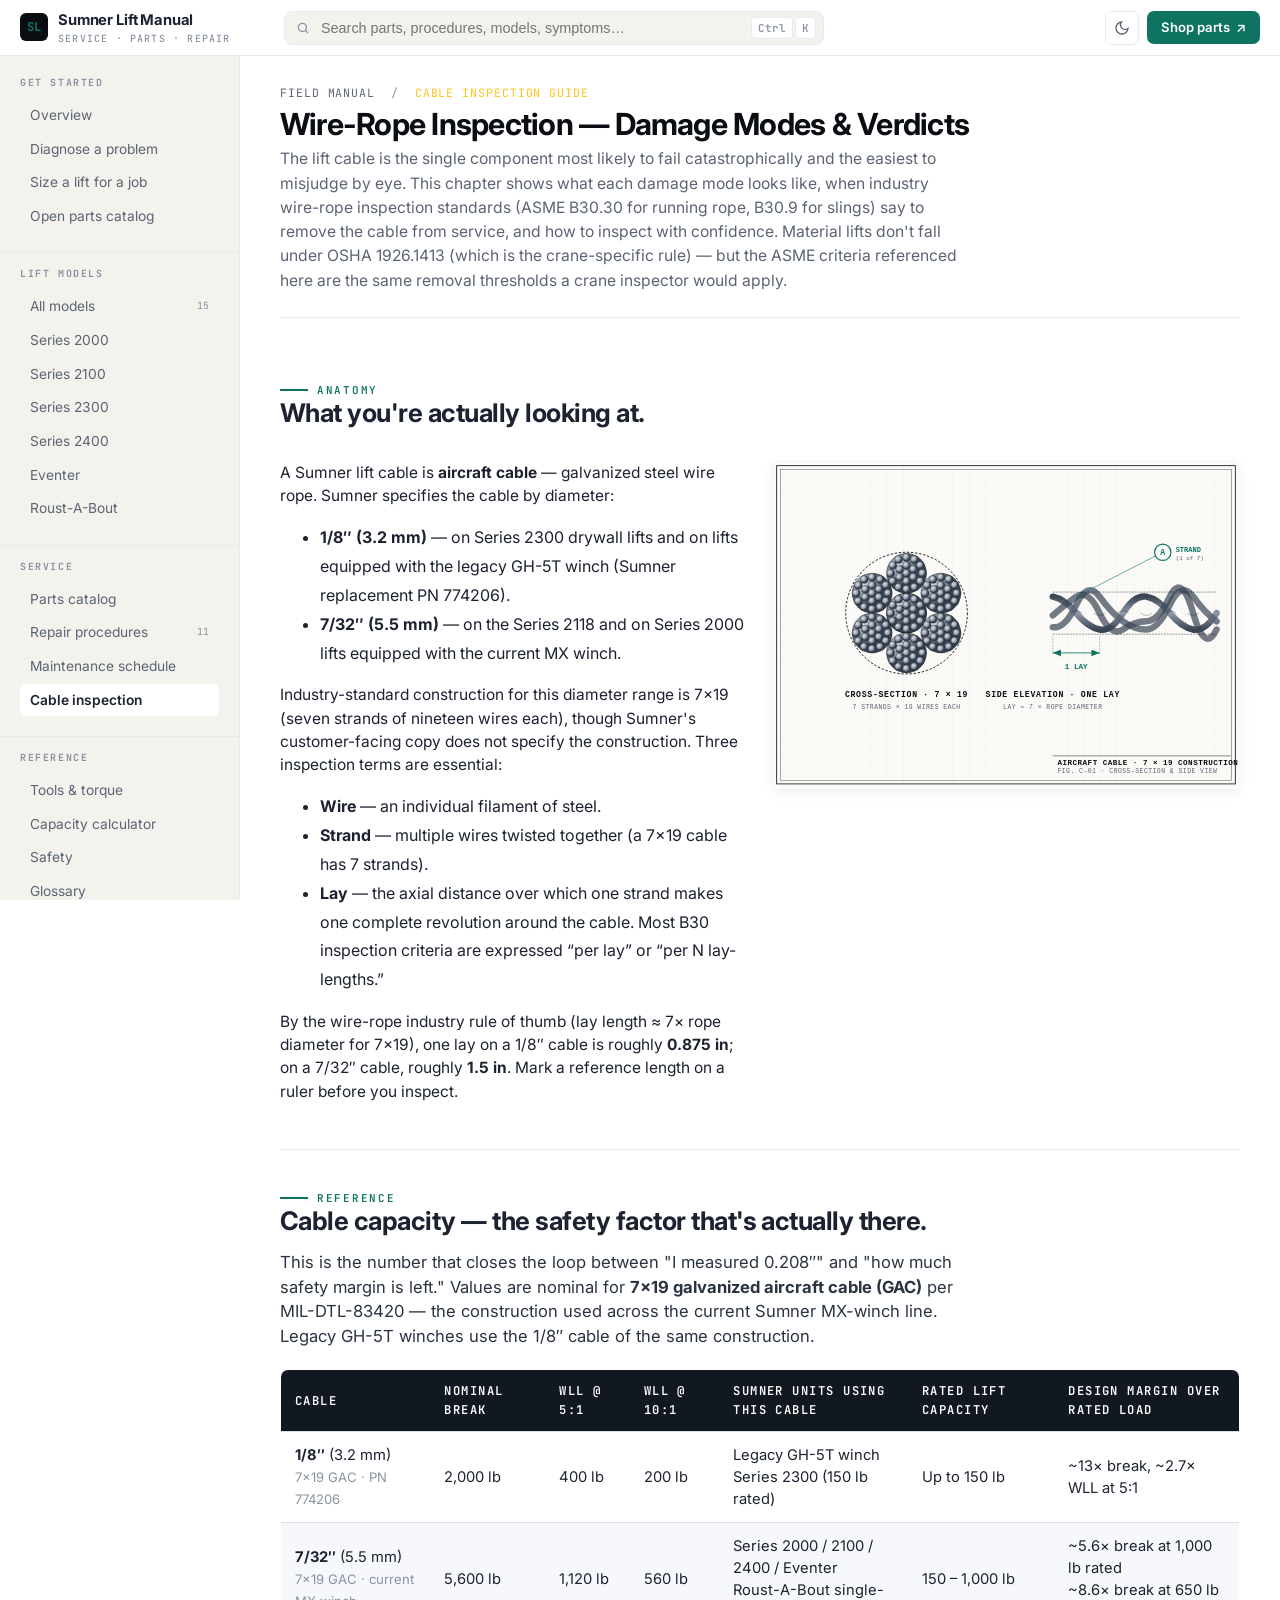
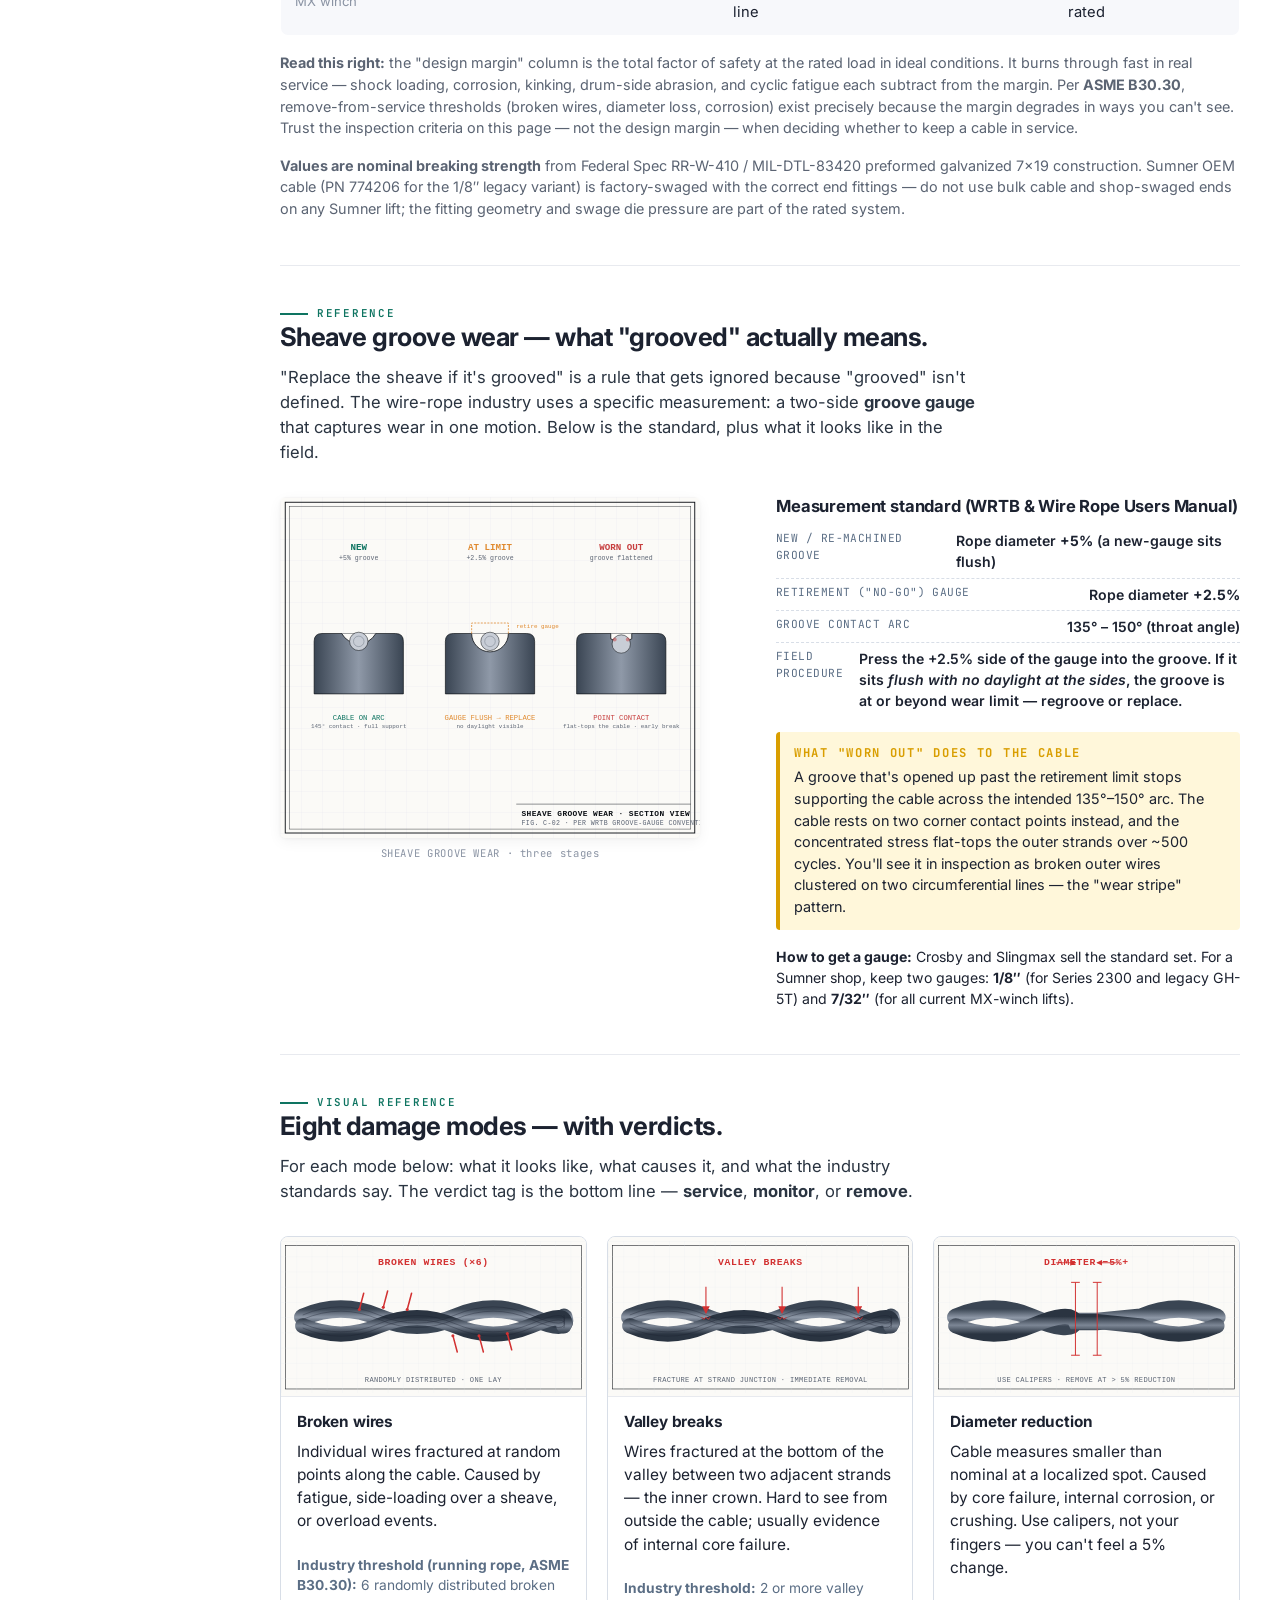
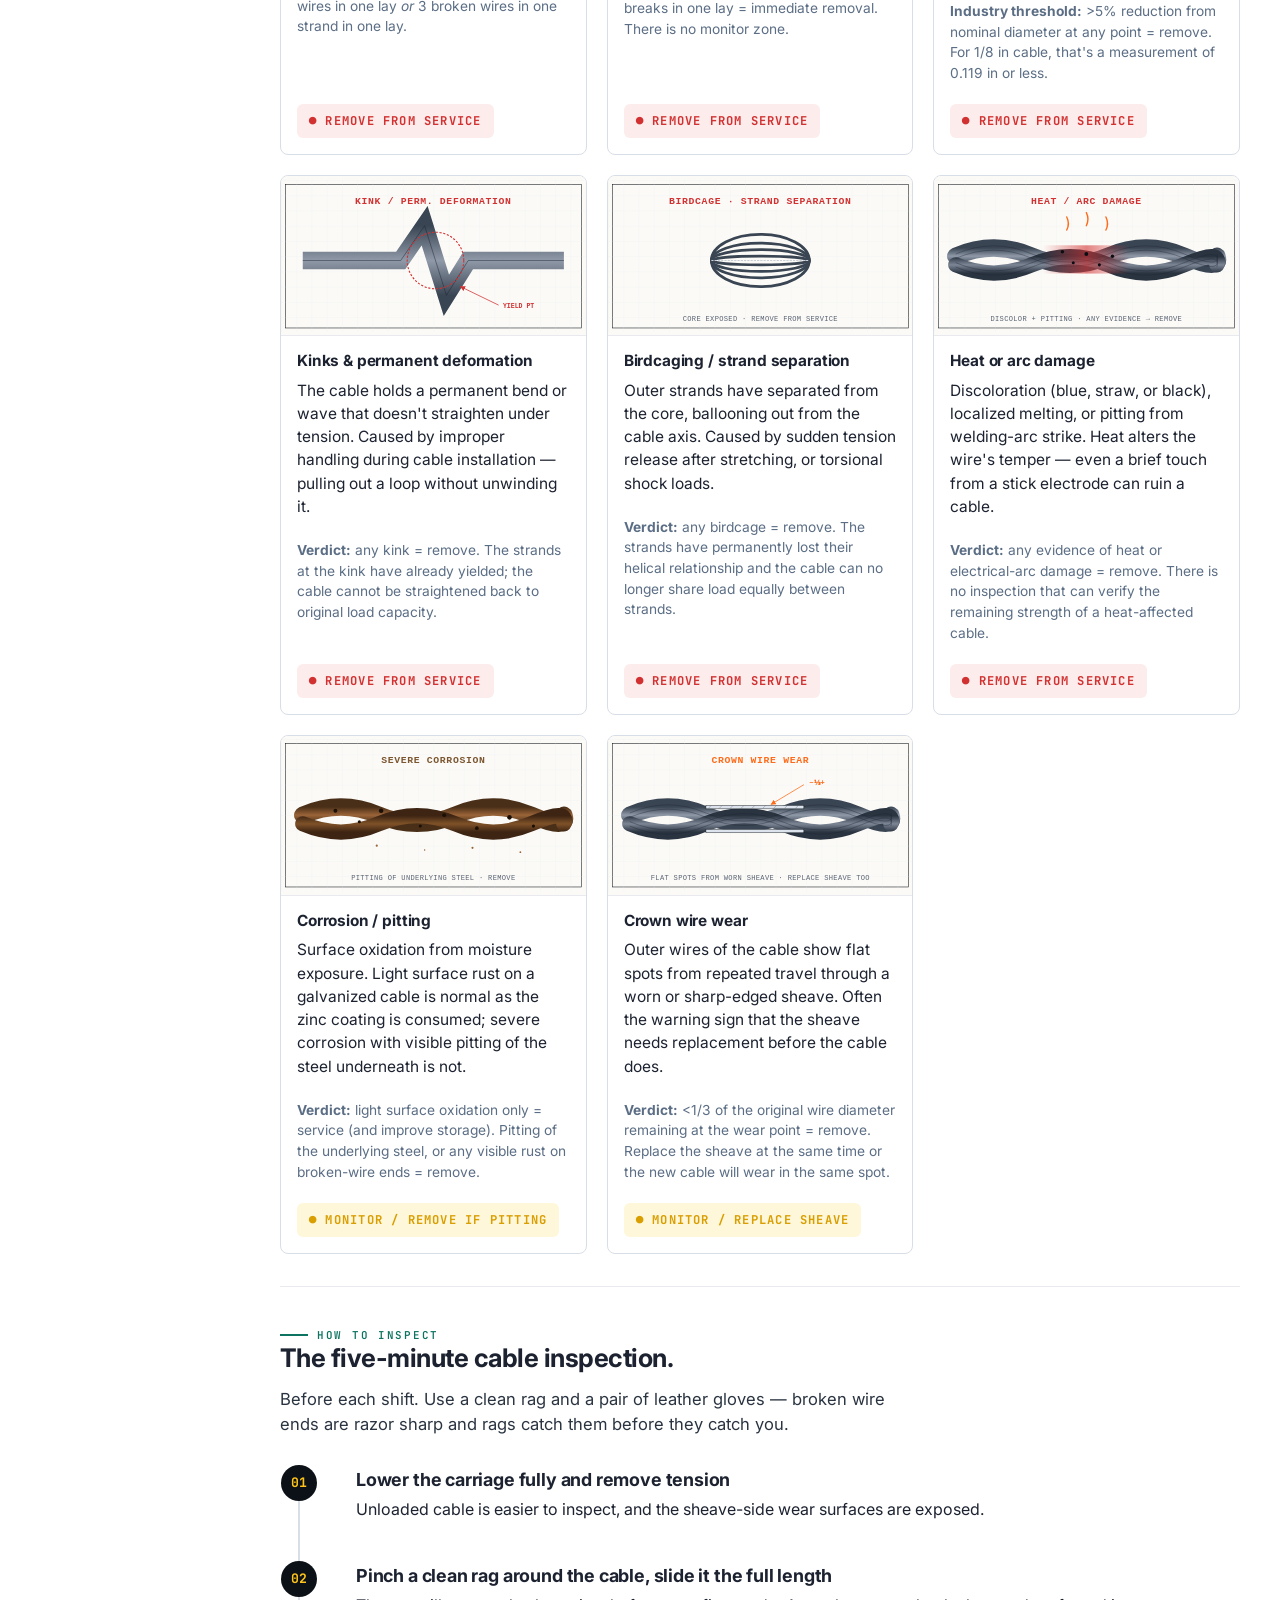
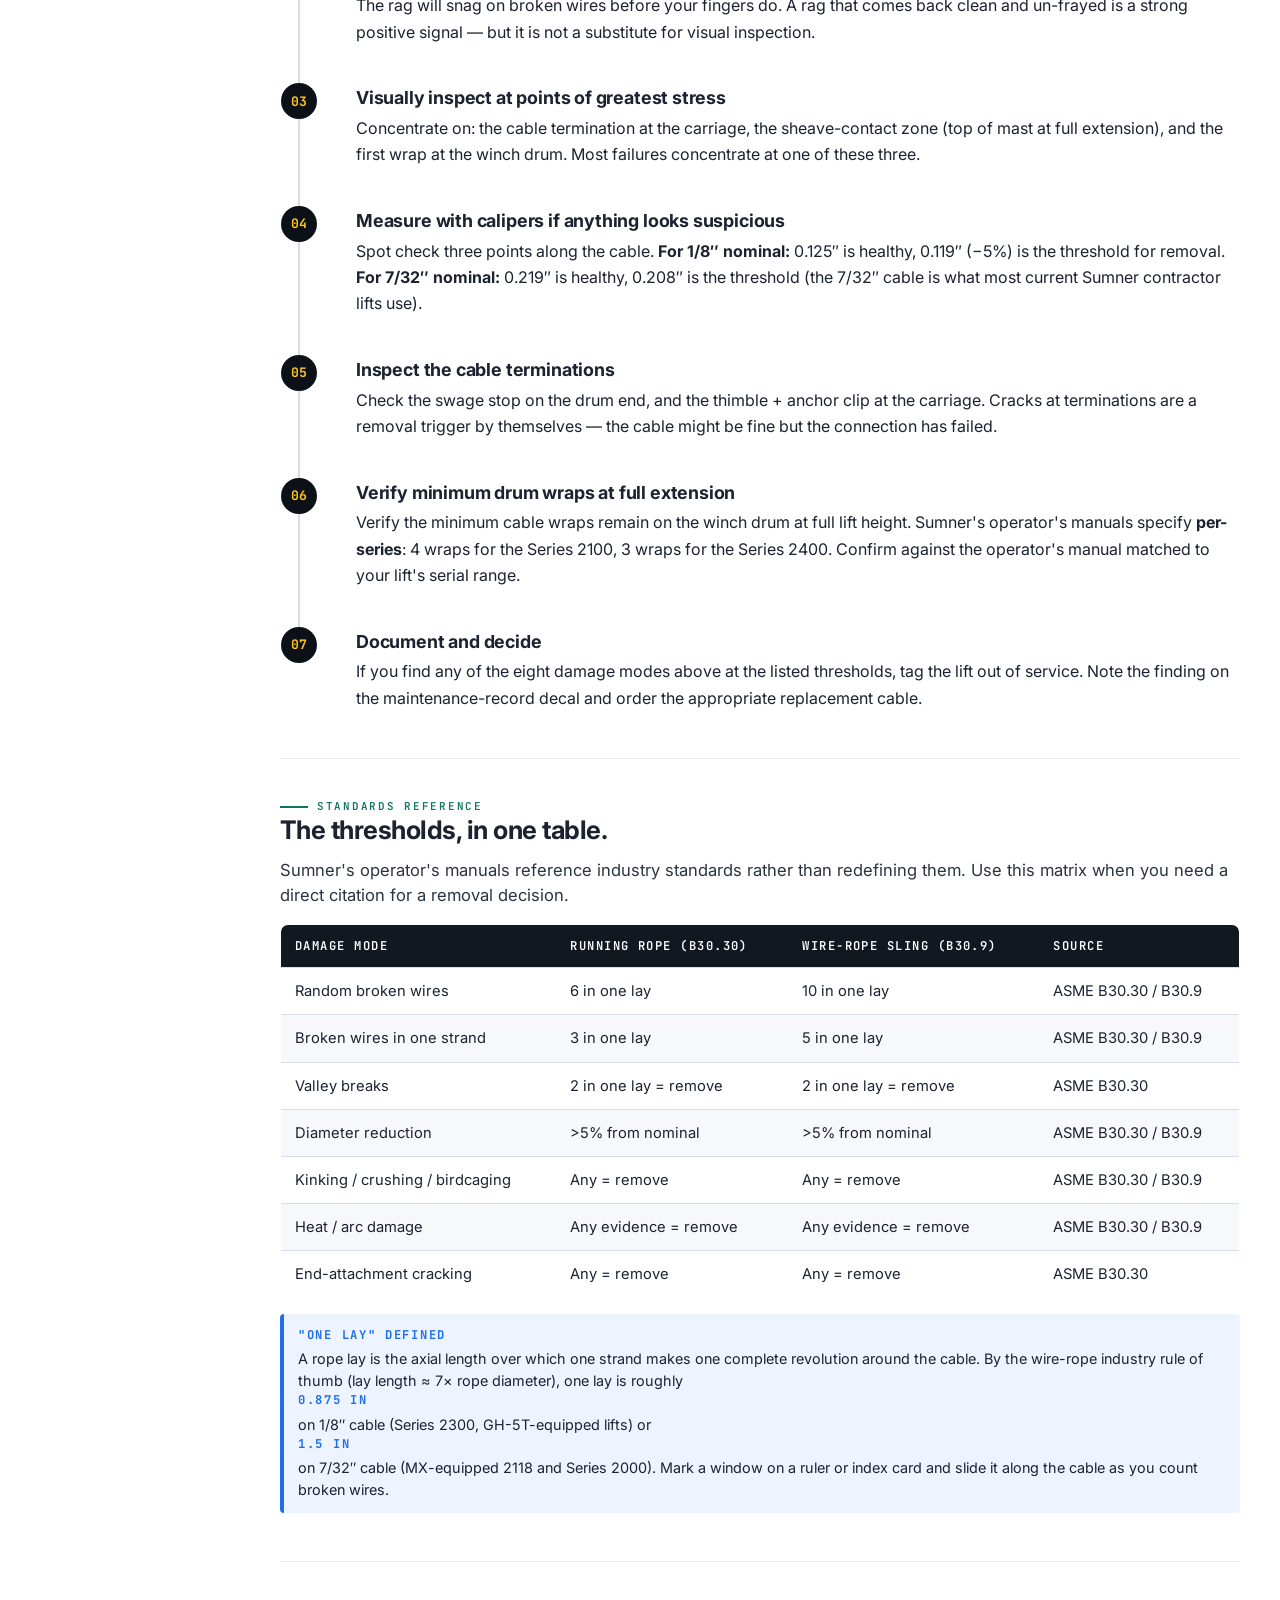
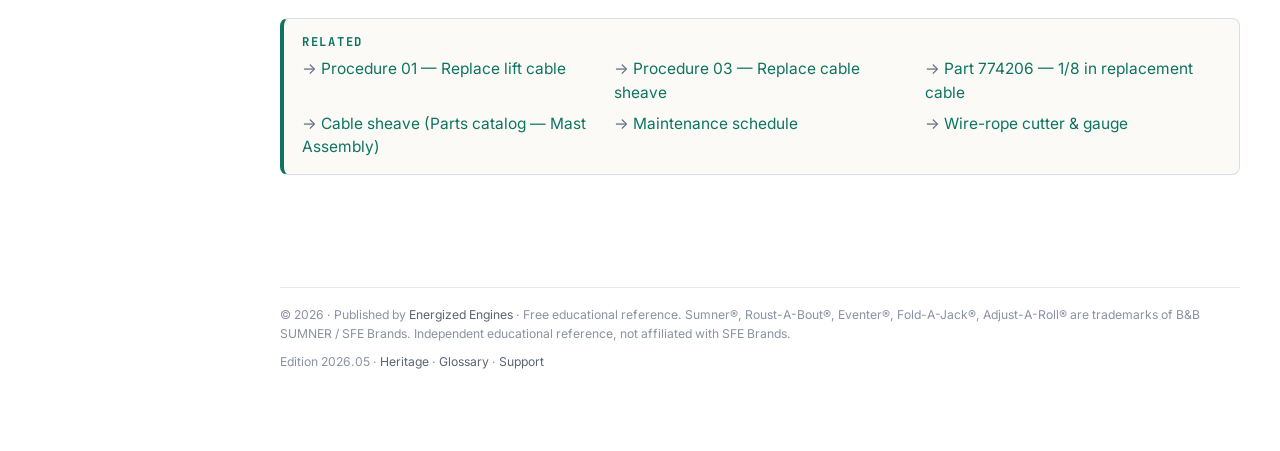
<file: inspection.html>
<!doctype html>
<html lang="en">
<head>
<meta charset="utf-8" />
<meta name="viewport" content="width=device-width, initial-scale=1" />
<title>Cable Inspection Guide — Sumner Lift Field Manual</title>
<meta name="description" content="Visual reference for inspecting wire-rope lift cables. ASME B30.30 and OSHA-aligned remove-from-service criteria with annotated SVG illustrations of damage modes." />
<link href="https://fonts.googleapis.com/css2?family=Inter:wght@400;500;600;700&family=JetBrains+Mono:wght@400;500;600;700&display=swap" rel="stylesheet" />
<link rel="stylesheet" href="css/styles.css" />
<link rel="icon" href="data:image/svg+xml,%3Csvg xmlns='http://www.w3.org/2000/svg' viewBox='0 0 32 32'%3E%3Crect width='32' height='32' rx='6' fill='%230a0e13'/%3E%3Ctext x='50%25' y='58%25' font-family='monospace' font-size='14' font-weight='700' fill='%230e7461' text-anchor='middle'%3ESL%3C/text%3E%3C/svg%3E" />
</head>
<body class="app-page">
<!-- ═══ APP-SHELL TOPBAR (unified across every page) ═══ -->
<header class="app-topbar">
  <div class="app-topbar-inner">
    <a href="index.html" class="app-brand">
      <div class="app-brand-mark">SL</div>
      <div class="app-brand-name">Sumner Lift Manual<small>Service · Parts · Repair</small></div>
    </a>

    <div class="app-search">
      <input type="search" id="site-search" placeholder="Search parts, procedures, models, symptoms…" aria-label="Search the manual" autocomplete="off" />
      <span class="app-search-kbd"><kbd id="kbd-mod">⌘</kbd><kbd>K</kbd></span>
      <div class="search-results" id="search-results"></div>
    </div>

    <div class="app-topbar-actions">
      <button class="app-mobile-toggle app-icon-btn" aria-label="Open menu" onclick="document.querySelector('.app-sidebar').classList.add('open'); document.querySelector('.app-mobile-backdrop').classList.add('open');">≡</button>
      <button class="app-icon-btn theme-toggle" onclick="toggleTheme()" aria-label="Toggle theme" title="Toggle theme"></button>
      <a class="app-shop-btn" href="https://www.energizedengines.com/collections/all-parts" target="_blank" rel="sponsored noopener"><span>Shop parts</span></a>
    </div>
  </div>
</header>

<div class="app-mobile-backdrop" onclick="document.querySelector('.app-sidebar').classList.remove('open'); this.classList.remove('open');"></div>

<div class="app-shell">

  <aside class="app-sidebar">
    <div class="app-nav-group">
      <h6>Get started</h6>
      <ul>
        <li><a href="index.html">Overview</a></li>
        <li><a href="troubleshooting.html">Diagnose a problem</a></li>
        <li><a href="sizing.html">Size a lift for a job</a></li>
        <li><a href="parts.html">Open parts catalog</a></li>
      </ul>
    </div>

    <div class="app-nav-group">
      <h6>Lift models</h6>
      <ul>
        <li><a href="models.html">All models <span class="badge">15</span></a></li>
        <li><a href="models.html#series-2000">Series 2000</a></li>
        <li><a href="models.html#series-2100">Series 2100</a></li>
        <li><a href="models.html#series-2300">Series 2300</a></li>
        <li><a href="models.html#series-2400">Series 2400</a></li>
        <li><a href="models.html#eventer">Eventer</a></li>
        <li><a href="models.html#roust-a-bout">Roust-A-Bout</a></li>
      </ul>
    </div>

    <div class="app-nav-group">
      <h6>Service</h6>
      <ul>
        <li><a href="parts.html">Parts catalog</a></li>
        <li><a href="repairs.html">Repair procedures <span class="badge">11</span></a></li>
        <li><a href="maintenance.html">Maintenance schedule</a></li>
        <li><a href="inspection.html" class="active">Cable inspection</a></li>
      </ul>
    </div>

    <div class="app-nav-group">
      <h6>Reference</h6>
      <ul>
        <li><a href="tools.html">Tools &amp; torque</a></li>
        <li><a href="calculators.html">Capacity calculator</a></li>
        <li><a href="safety.html">Safety</a></li>
        <li><a href="glossary.html">Glossary</a></li>
        <li><a href="pipe-equipment.html">Pipe handling</a></li>
        <li><a href="history.html">Heritage</a></li>
      </ul>
    </div>

    <div class="app-nav-group">
      <h6>Support</h6>
      <ul>
        <li><a href="support.html">Warranty &amp; RMA</a></li>
        <li><a class="app-nav-shop" href="https://www.energizedengines.com/collections/all-parts" target="_blank" rel="sponsored noopener">Shop Sumner parts ↗</a></li>
      </ul>
    </div>

    <!-- Lift-context selector in sidebar footer -->
    <div class="app-nav-group app-nav-ctx">
      <h6>Working on</h6>
      <div class="app-ctx-inline">
        <span id="lift-ctx-display" class="app-ctx-current"><em>No lift selected</em></span>
        <button id="lift-ctx-clear" class="app-ctx-clear" title="Clear lift selection" aria-label="Clear lift selection">×</button>
      </div>
      <select id="lift-ctx" class="app-ctx-select" aria-label="Select your lift model">
        <option value="">— select model —</option>
        <optgroup label="Series 2000 · General / HVAC">
          <option value="2010">2010 — 1,000 lb / 11′7″</option>
          <option value="2015">2015 — 800 lb / 16′2″</option>
          <option value="2020">2020 — 800 lb / 20′9″</option>
          <option value="2025">2025 — 650 lb / 25′5″</option>
        </optgroup>
        <optgroup label="Series 2100 · Contractor">
          <option value="2112">2112 — 650 lb / 12′11″</option>
          <option value="2118">2118 — 650 lb / 18′4″</option>
          <option value="2124">2124 — 650 lb / 23′9″</option>
        </optgroup>
        <optgroup label="Series 2300 · Drywall (solo)">
          <option value="2300">2300 — 150 lb</option>
        </optgroup>
        <optgroup label="Series 2400 · Compact / indoor">
          <option value="2412">2412 — 400 lb / 12′11″</option>
          <option value="2416">2416 — 450 lb / 16′11″</option>
        </optgroup>
        <optgroup label="Eventer · Stage / AV">
          <option value="Eventer 16">Eventer 16 — 500 lb / 16′11″</option>
          <option value="Eventer 20">Eventer 20 — 800 lb / 20′</option>
          <option value="Eventer 25">Eventer 25 — 650 lb / 25′</option>
        </optgroup>
        <optgroup label="Roust-A-Bout · Pipe / industrial">
          <option value="R-100">R-100 — 1,500 lb / 10′ (narrow base)</option>
          <option value="R-150">R-150 — 1,500 lb / 15′</option>
          <option value="R-250">R-250 — 1,500 lb / 25′</option>
        </optgroup>
      </select>
    </div>
  </aside>

  <main class="app-main">






<section class="page-head">
  <div class="wrap">
    <div class="breadcrumb"><a href="index.html">Field Manual</a> &nbsp;/&nbsp; <span>Cable Inspection Guide</span></div>
    <h1>Wire-Rope Inspection &mdash; Damage Modes &amp; Verdicts</h1>
    <p>The lift cable is the single component most likely to fail catastrophically and the easiest to misjudge by eye. This chapter shows what each damage mode looks like, when industry wire-rope inspection standards (ASME B30.30 for running rope, B30.9 for slings) say to remove the cable from service, and how to inspect with confidence. Material lifts don&apos;t fall under OSHA 1926.1413 (which is the crane-specific rule) &mdash; but the ASME criteria referenced here are the same removal thresholds a crane inspector would apply.</p>
  </div>
</section>

<!-- Anatomy of cable -->
<section class="section">
  <div class="wrap">
    <div class="eyebrow">Anatomy</div>
    <h2>What you're actually looking at.</h2>

    <div class="grid grid--2 mt-4">
      <div>
        <p>A Sumner lift cable is <strong>aircraft cable</strong> &mdash; galvanized steel wire rope. Sumner specifies the cable by diameter:</p>
        <ul style="font-size: 1rem; line-height: 1.8;">
          <li><strong>1/8&Prime; (3.2 mm)</strong> &mdash; on Series 2300 drywall lifts and on lifts equipped with the legacy GH-5T winch (Sumner replacement PN 774206).</li>
          <li><strong>7/32&Prime; (5.5 mm)</strong> &mdash; on the Series 2118 and on Series 2000 lifts equipped with the current MX winch.</li>
        </ul>
        <p>Industry-standard construction for this diameter range is 7×19 (seven strands of nineteen wires each), though Sumner's customer-facing copy does not specify the construction. Three inspection terms are essential:</p>
        <ul style="font-size: 1rem; line-height: 1.8;">
          <li><strong>Wire</strong> &mdash; an individual filament of steel.</li>
          <li><strong>Strand</strong> &mdash; multiple wires twisted together (a 7×19 cable has 7 strands).</li>
          <li><strong>Lay</strong> &mdash; the axial distance over which one strand makes one complete revolution around the cable. Most B30 inspection criteria are expressed &ldquo;per lay&rdquo; or &ldquo;per N lay-lengths.&rdquo;</li>
        </ul>
        <p>By the wire-rope industry rule of thumb (lay length &asymp; 7&times; rope diameter for 7×19), one lay on a 1/8&Prime; cable is roughly <strong>0.875 in</strong>; on a 7/32&Prime; cable, roughly <strong>1.5 in</strong>. Mark a reference length on a ruler before you inspect.</p>
      </div>
      <figure class="model-fig" style="aspect-ratio: 1/.7;">
        <svg viewBox="0 0 400 280" width="100%" height="100%" xmlns="http://www.w3.org/2000/svg" aria-label="Wire-rope construction: 7 × 19 cross-section and side view showing one lay">
          <defs>
            <pattern id="wg" width="14" height="14" patternUnits="userSpaceOnUse">
              <path d="M14 0 L0 0 L0 14" fill="none" stroke="#e2e5eb" stroke-width="0.35"/>
            </pattern>
            <radialGradient id="wstr" cx="0.3" cy="0.3">
              <stop offset="0" stop-color="#dde3ec"/>
              <stop offset="0.65" stop-color="#7c8695"/>
              <stop offset="1" stop-color="#3a4553"/>
            </radialGradient>
            <radialGradient id="wwire" cx="0.35" cy="0.35">
              <stop offset="0" stop-color="#e2e5eb"/>
              <stop offset="0.7" stop-color="#8a93a3"/>
              <stop offset="1" stop-color="#3a4553"/>
            </radialGradient>
            <linearGradient id="wsteel" x1="0" x2="0" y1="0" y2="1">
              <stop offset="0" stop-color="#3a4553"/>
              <stop offset="0.5" stop-color="#8f99a8"/>
              <stop offset="1" stop-color="#3a4553"/>
            </linearGradient>
            <marker id="arL" markerWidth="10" markerHeight="10" refX="0" refY="4" orient="auto">
              <path d="M10,0 L0,4 L10,8 z" fill="#0e7461"/>
            </marker>
            <marker id="arR" markerWidth="10" markerHeight="10" refX="10" refY="4" orient="auto">
              <path d="M0,0 L10,4 L0,8 z" fill="#0e7461"/>
            </marker>
          </defs>
          <rect width="400" height="280" fill="#fbfaf7"/>
          <rect width="400" height="280" fill="url(#wg)"/>
          <rect x="4" y="4" width="392" height="272" fill="none" stroke="#0a0e13" stroke-width="0.7"/>
          <rect x="7" y="7" width="386" height="266" fill="none" stroke="#0a0e13" stroke-width="0.3"/>

          <!-- LEFT: cross-section (a proper 7×19 = 1 core strand + 6 outer strands, each with 19 wires shown as 1+6+12) -->
          <g transform="translate(115, 130)">
            <!-- Outer envelope (cable outline) -->
            <circle r="52" fill="none" stroke="#0a0e13" stroke-width="0.8" stroke-dasharray="2,1.5"/>

            <!-- Center STRAND (with 1+6+12 = 19 wires) -->
            <g transform="translate(0, 0)">
              <circle r="17" fill="url(#wstr)" stroke="#0a0e13" stroke-width="0.4"/>
              <!-- inner 1 -->
              <circle r="3.4" fill="url(#wwire)" stroke="#0a0e13" stroke-width="0.25"/>
              <!-- inner ring of 6 -->
              <g fill="url(#wwire)" stroke="#0a0e13" stroke-width="0.25">
                <circle cx="0" cy="-6.8" r="3.4"/><circle cx="5.9" cy="-3.4" r="3.4"/>
                <circle cx="5.9" cy="3.4" r="3.4"/><circle cx="0" cy="6.8" r="3.4"/>
                <circle cx="-5.9" cy="3.4" r="3.4"/><circle cx="-5.9" cy="-3.4" r="3.4"/>
              </g>
              <!-- outer ring of 12 -->
              <g fill="url(#wwire)" stroke="#0a0e13" stroke-width="0.25">
                <circle cx="0" cy="-13.6" r="3.4"/>
                <circle cx="6.8" cy="-11.8" r="3.4"/>
                <circle cx="11.8" cy="-6.8" r="3.4"/>
                <circle cx="13.6" cy="0" r="3.4"/>
                <circle cx="11.8" cy="6.8" r="3.4"/>
                <circle cx="6.8" cy="11.8" r="3.4"/>
                <circle cx="0" cy="13.6" r="3.4"/>
                <circle cx="-6.8" cy="11.8" r="3.4"/>
                <circle cx="-11.8" cy="6.8" r="3.4"/>
                <circle cx="-13.6" cy="0" r="3.4"/>
                <circle cx="-11.8" cy="-6.8" r="3.4"/>
                <circle cx="-6.8" cy="-11.8" r="3.4"/>
              </g>
            </g>

            <!-- 6 OUTER STRANDS -->
            <g id="outerstrand">
              <circle r="17" fill="url(#wstr)" stroke="#0a0e13" stroke-width="0.4"/>
              <circle r="3.4" fill="url(#wwire)" stroke="#0a0e13" stroke-width="0.25"/>
              <g fill="url(#wwire)" stroke="#0a0e13" stroke-width="0.25">
                <circle cx="0" cy="-6.8" r="3.4"/><circle cx="5.9" cy="-3.4" r="3.4"/>
                <circle cx="5.9" cy="3.4" r="3.4"/><circle cx="0" cy="6.8" r="3.4"/>
                <circle cx="-5.9" cy="3.4" r="3.4"/><circle cx="-5.9" cy="-3.4" r="3.4"/>
              </g>
              <g fill="url(#wwire)" stroke="#0a0e13" stroke-width="0.25">
                <circle cx="0" cy="-13.6" r="3.4"/><circle cx="6.8" cy="-11.8" r="3.4"/>
                <circle cx="11.8" cy="-6.8" r="3.4"/><circle cx="13.6" cy="0" r="3.4"/>
                <circle cx="11.8" cy="6.8" r="3.4"/><circle cx="6.8" cy="11.8" r="3.4"/>
                <circle cx="0" cy="13.6" r="3.4"/><circle cx="-6.8" cy="11.8" r="3.4"/>
                <circle cx="-11.8" cy="6.8" r="3.4"/><circle cx="-13.6" cy="0" r="3.4"/>
                <circle cx="-11.8" cy="-6.8" r="3.4"/><circle cx="-6.8" cy="-11.8" r="3.4"/>
              </g>
            </g>
            <use href="#outerstrand" transform="translate(0, -34)"/>
            <use href="#outerstrand" transform="translate(29.4, -17)"/>
            <use href="#outerstrand" transform="translate(29.4, 17)"/>
            <use href="#outerstrand" transform="translate(0, 34)"/>
            <use href="#outerstrand" transform="translate(-29.4, 17)"/>
            <use href="#outerstrand" transform="translate(-29.4, -17)"/>

            <!-- Label -->
            <text y="72" text-anchor="middle" font-family="ui-monospace,monospace" font-size="7" font-weight="700" fill="#0a0e13" letter-spacing="0.6">CROSS-SECTION · 7 × 19</text>
            <text y="82" text-anchor="middle" font-family="ui-monospace,monospace" font-size="5.5" fill="#5b6473" letter-spacing="0.4">7 STRANDS × 19 WIRES EACH</text>
          </g>

          <!-- RIGHT: side view with lay length
               Three visible strand paths at 120° phase offset around the
               unseen core, so the eye reads a helix (not three parallel
               waves). Each path uses a sine-like wave; the ±14 amplitude
               puts strand centers at the envelope edges when they cross. -->
          <g transform="translate(240, 130)">
            <g stroke="url(#wsteel)" stroke-width="5.5" fill="none" stroke-linecap="round">
              <!-- Strand A: sine phase 0 -->
              <path d="M 0 -14 Q 10 -12 20 0 T 40 14 T 60 0 T 80 -14 T 100 0 T 120 14 T 140 0"/>
            </g>
            <g stroke="#5b6473" stroke-width="5.5" fill="none" stroke-linecap="round" opacity="0.85">
              <!-- Strand B: 120° phase offset (leads A by ~1/3 wavelength ≈ 6.7 px) -->
              <path d="M 0 12 Q 10 14 20 -7 T 40 -14 T 60 7 T 80 14 T 100 -7 T 120 -14 T 140 7"/>
            </g>
            <g stroke="#3a4553" stroke-width="5.5" fill="none" stroke-linecap="round" opacity="0.7">
              <!-- Strand C: 240° phase offset -->
              <path d="M 0 2 Q 10 -7 20 -14 T 40 0 T 60 14 T 80 7 T 100 -14 T 120 0 T 140 14"/>
            </g>
            <!-- Groove shadows where strands cross behind the front strand -->
            <g stroke="#1c2230" stroke-width="0.5" fill="none" opacity="0.55">
              <path d="M 15 0 Q 20 -4 25 0" /><path d="M 55 0 Q 60 -4 65 0" />
              <path d="M 95 0 Q 100 -4 105 0" /><path d="M 35 0 Q 40 4 45 0" />
              <path d="M 75 0 Q 80 4 85 0" /><path d="M 115 0 Q 120 4 125 0" />
            </g>
            <!-- Envelope lines -->
            <line x1="0" y1="-18" x2="140" y2="-18" stroke="#0a0e13" stroke-width="0.4" stroke-dasharray="1.5,1"/>
            <line x1="0" y1="18" x2="140" y2="18" stroke="#0a0e13" stroke-width="0.4" stroke-dasharray="1.5,1"/>

            <!-- Lay length dim -->
            <line x1="0" y1="34" x2="40" y2="34" stroke="#0e7461" stroke-width="0.7" marker-start="url(#arL)" marker-end="url(#arR)"/>
            <line x1="0" y1="20" x2="0" y2="36" stroke="#0e7461" stroke-width="0.4" stroke-dasharray="1,1"/>
            <line x1="40" y1="20" x2="40" y2="36" stroke="#0e7461" stroke-width="0.4" stroke-dasharray="1,1"/>
            <text x="20" y="48" text-anchor="middle" font-family="ui-monospace,monospace" font-size="6.5" font-weight="700" fill="#0e7461">1 LAY</text>

            <!-- Wire vs strand annotation -->
            <line x1="20" y1="-14" x2="90" y2="-50" stroke="#0e7461" stroke-width="0.5"/>
            <circle cx="94" cy="-52" r="7" fill="#fbfaf7" stroke="#0e7461" stroke-width="1"/>
            <text x="94" y="-49.5" text-anchor="middle" font-family="ui-monospace,monospace" font-size="7" font-weight="700" fill="#0e7461">A</text>
            <text x="105" y="-52" font-family="ui-monospace,monospace" font-size="6" fill="#0e7461" font-weight="600">STRAND</text>
            <text x="105" y="-45" font-family="ui-monospace,monospace" font-size="5" fill="#5b6473">(1 of 7)</text>

            <text y="72" text-anchor="middle" font-family="ui-monospace,monospace" font-size="7" font-weight="700" fill="#0a0e13" letter-spacing="0.6">SIDE ELEVATION · ONE LAY</text>
            <text y="82" text-anchor="middle" font-family="ui-monospace,monospace" font-size="5.5" fill="#5b6473" letter-spacing="0.4">LAY ≈ 7 × ROPE DIAMETER</text>
          </g>

          <!-- Title block -->
          <g>
            <line x1="240" y1="252" x2="392" y2="252" stroke="#0a0e13" stroke-width="0.4"/>
            <text x="244" y="260" font-family="ui-monospace,monospace" font-size="6.5" font-weight="700" fill="#0a0e13" letter-spacing="0.4">AIRCRAFT CABLE · 7 × 19 CONSTRUCTION</text>
            <text x="244" y="267" font-family="ui-monospace,monospace" font-size="5.5" fill="#5b6473" letter-spacing="0.4">FIG. C-01 · CROSS-SECTION &amp; SIDE VIEW</text>
          </g>
        </svg>
      </figure>
    </div>
  </div>
</section>

<!-- CABLE SAFE-LOAD TABLE (industry values verified against MIL-DTL-83420 catalogs) -->
<section class="section">
  <div class="wrap">
    <div class="eyebrow">Reference</div>
    <h2>Cable capacity &mdash; the safety factor that&apos;s actually there.</h2>
    <p class="lead" style="max-width:70ch;">This is the number that closes the loop between &quot;I measured 0.208&Prime;&quot; and &quot;how much safety margin is left.&quot; Values are nominal for <strong>7&times;19 galvanized aircraft cable (GAC)</strong> per MIL-DTL-83420 &mdash; the construction used across the current Sumner MX-winch line. Legacy GH-5T winches use the 1/8&Prime; cable of the same construction.</p>

    <div style="overflow-x:auto; margin-top: 20px;">
      <table class="data">
        <thead>
          <tr>
            <th>Cable</th>
            <th>Nominal break</th>
            <th>WLL @ 5:1</th>
            <th>WLL @ 10:1</th>
            <th>Sumner units using this cable</th>
            <th>Rated lift capacity</th>
            <th>Design margin over rated load</th>
          </tr>
        </thead>
        <tbody>
          <tr>
            <td><strong>1/8&Prime;</strong> (3.2 mm)<br><span style="color:var(--v3-text-faint);font-size:.82rem;">7&times;19 GAC · PN 774206</span></td>
            <td>2,000 lb</td>
            <td>400 lb</td>
            <td>200 lb</td>
            <td>Legacy GH-5T winch<br>Series 2300 (150 lb rated)</td>
            <td>Up to 150 lb</td>
            <td>~13&times; break, ~2.7&times; WLL at 5:1</td>
          </tr>
          <tr>
            <td><strong>7/32&Prime;</strong> (5.5 mm)<br><span style="color:var(--v3-text-faint);font-size:.82rem;">7&times;19 GAC · current MX winch</span></td>
            <td>5,600 lb</td>
            <td>1,120 lb</td>
            <td>560 lb</td>
            <td>Series 2000 / 2100 / 2400 / Eventer<br>Roust-A-Bout single-line</td>
            <td>150 &ndash; 1,000 lb</td>
            <td>~5.6&times; break at 1,000 lb rated<br>~8.6&times; break at 650 lb rated</td>
          </tr>
        </tbody>
      </table>
    </div>

    <p class="mt-2" style="color:var(--v3-text-soft); font-size:.9rem;"><strong>Read this right:</strong> the &quot;design margin&quot; column is the total factor of safety at the rated load in ideal conditions. It burns through fast in real service &mdash; shock loading, corrosion, kinking, drum-side abrasion, and cyclic fatigue each subtract from the margin. Per <strong>ASME B30.30</strong>, remove-from-service thresholds (broken wires, diameter loss, corrosion) exist precisely because the margin degrades in ways you can&apos;t see. Trust the inspection criteria on this page &mdash; not the design margin &mdash; when deciding whether to keep a cable in service.</p>

    <p class="mt-2" style="color:var(--v3-text-soft); font-size:.9rem;"><strong>Values are nominal breaking strength</strong> from Federal Spec RR-W-410 / MIL-DTL-83420 preformed galvanized 7&times;19 construction. Sumner OEM cable (PN 774206 for the 1/8&Prime; legacy variant) is factory-swaged with the correct end fittings &mdash; do not use bulk cable and shop-swaged ends on any Sumner lift; the fitting geometry and swage die pressure are part of the rated system.</p>
  </div>
</section>

<!-- SHEAVE GROOVE WEAR STANDARD (WRTB / Wire Rope Users Manual) -->
<section class="section section--paper">
  <div class="wrap">
    <div class="eyebrow">Reference</div>
    <h2>Sheave groove wear &mdash; what &quot;grooved&quot; actually means.</h2>
    <p class="lead" style="max-width:70ch;">&quot;Replace the sheave if it&apos;s grooved&quot; is a rule that gets ignored because &quot;grooved&quot; isn&apos;t defined. The wire-rope industry uses a specific measurement: a two-side <strong>groove gauge</strong> that captures wear in one motion. Below is the standard, plus what it looks like in the field.</p>

    <div class="grid grid--2 mt-4" style="align-items: start; gap: 32px;">
      <figure class="model-fig" style="max-width: 420px;">
        <svg viewBox="0 0 320 260" width="100%" height="100%" xmlns="http://www.w3.org/2000/svg" role="img" aria-label="Sheave groove wear profile — new vs at-limit vs worn beyond limit, with WRTB groove gauge overlay">
          <defs>
            <pattern id="swg" width="16" height="16" patternUnits="userSpaceOnUse">
              <path d="M16 0 L0 0 L0 16" fill="none" stroke="#e2e5eb" stroke-width="0.35"/>
            </pattern>
            <linearGradient id="swst" x1="0" x2="1">
              <stop offset="0" stop-color="#3a4553"/><stop offset="0.5" stop-color="#8f99a8"/>
              <stop offset="1" stop-color="#3a4553"/>
            </linearGradient>
          </defs>
          <rect width="320" height="260" fill="#fbfaf7"/>
          <rect width="320" height="260" fill="url(#swg)"/>
          <rect x="4" y="4" width="312" height="252" fill="none" stroke="#0a0e13" stroke-width="0.7"/>
          <rect x="7" y="7" width="306" height="246" fill="none" stroke="#0a0e13" stroke-width="0.3"/>

          <!-- NEW groove -->
          <g transform="translate(60, 110)">
            <text x="0" y="-70" font-family="ui-monospace,monospace" font-size="7" font-weight="700" text-anchor="middle" fill="#0e7461">NEW</text>
            <text x="0" y="-62" font-family="ui-monospace,monospace" font-size="5" text-anchor="middle" fill="#5b6473">+5% groove</text>
            <path d="M -34 0 L -34 40 L 34 40 L 34 0 Q 34 -6 28 -6 L -28 -6 Q -34 -6 -34 0 Z" fill="url(#swst)" stroke="#0a0e13" stroke-width="0.5"/>
            <path d="M -13 -6 A 15 15 0 0 0 13 -6" fill="#fbfaf7" stroke="#0a0e13" stroke-width="0.6"/>
            <circle cx="0" cy="0" r="7" fill="#c8cdd6" stroke="#0a0e13" stroke-width="0.4"/>
            <circle cx="0" cy="0" r="4" fill="none" stroke="#5b6473" stroke-width="0.3"/>
            <text x="0" y="60" font-family="ui-monospace,monospace" font-size="5.5" text-anchor="middle" fill="#0e7461">CABLE ON ARC</text>
            <text x="0" y="66" font-family="ui-monospace,monospace" font-size="4.5" text-anchor="middle" fill="#5b6473">145° contact · full support</text>
          </g>

          <!-- AT LIMIT -->
          <g transform="translate(160, 110)">
            <text x="0" y="-70" font-family="ui-monospace,monospace" font-size="7" font-weight="700" text-anchor="middle" fill="#e08a2f">AT LIMIT</text>
            <text x="0" y="-62" font-family="ui-monospace,monospace" font-size="5" text-anchor="middle" fill="#5b6473">+2.5% groove</text>
            <path d="M -34 0 L -34 40 L 34 40 L 34 0 Q 34 -6 28 -6 L -28 -6 Q -34 -6 -34 0 Z" fill="url(#swst)" stroke="#0a0e13" stroke-width="0.5"/>
            <path d="M -14 -6 A 14 14 0 0 0 14 -6" fill="#fbfaf7" stroke="#0a0e13" stroke-width="0.6"/>
            <circle cx="0" cy="0" r="7" fill="#c8cdd6" stroke="#0a0e13" stroke-width="0.4"/>
            <circle cx="0" cy="0" r="4" fill="none" stroke="#5b6473" stroke-width="0.3"/>
            <path d="M -14 -6 L -14 -14 L 14 -14 L 14 -6" fill="none" stroke="#e08a2f" stroke-width="0.6" stroke-dasharray="1.5,1"/>
            <text x="20" y="-10" font-family="ui-monospace,monospace" font-size="4.5" fill="#e08a2f">retire gauge</text>
            <text x="0" y="60" font-family="ui-monospace,monospace" font-size="5.5" text-anchor="middle" fill="#e08a2f">GAUGE FLUSH → REPLACE</text>
            <text x="0" y="66" font-family="ui-monospace,monospace" font-size="4.5" text-anchor="middle" fill="#5b6473">no daylight visible</text>
          </g>

          <!-- WORN OUT -->
          <g transform="translate(260, 110)">
            <text x="0" y="-70" font-family="ui-monospace,monospace" font-size="7" font-weight="700" text-anchor="middle" fill="#c73f3f">WORN OUT</text>
            <text x="0" y="-62" font-family="ui-monospace,monospace" font-size="5" text-anchor="middle" fill="#5b6473">groove flattened</text>
            <path d="M -34 0 L -34 40 L 34 40 L 34 0 Q 34 -6 28 -6 L -28 -6 Q -34 -6 -34 0 Z" fill="url(#swst)" stroke="#0a0e13" stroke-width="0.5"/>
            <path d="M -8 -6 L -8 -2 L 0 2 L 8 -2 L 8 -6" fill="#fbfaf7" stroke="#0a0e13" stroke-width="0.6"/>
            <circle cx="0" cy="2" r="7" fill="#c8cdd6" stroke="#0a0e13" stroke-width="0.4"/>
            <circle cx="-5" cy="-1.5" r="1.5" fill="#c73f3f" opacity="0.5"/>
            <circle cx="5" cy="-1.5" r="1.5" fill="#c73f3f" opacity="0.5"/>
            <text x="0" y="60" font-family="ui-monospace,monospace" font-size="5.5" text-anchor="middle" fill="#c73f3f">POINT CONTACT</text>
            <text x="0" y="66" font-family="ui-monospace,monospace" font-size="4.5" text-anchor="middle" fill="#5b6473">flat-tops the cable · early break</text>
          </g>

          <line x1="180" y1="234" x2="313" y2="234" stroke="#0a0e13" stroke-width="0.35"/>
          <text x="184" y="243" font-family="ui-monospace,monospace" font-size="6" font-weight="700" fill="#0a0e13" letter-spacing="0.3">SHEAVE GROOVE WEAR · SECTION VIEW</text>
          <text x="184" y="250" font-family="ui-monospace,monospace" font-size="5" fill="#5b6473" letter-spacing="0.3">FIG. C-02 · PER WRTB GROOVE-GAUGE CONVENTION</text>
        </svg>
        <figcaption>SHEAVE GROOVE WEAR &middot; three stages</figcaption>
      </figure>

      <div>
        <h3 style="margin-top: 0;">Measurement standard (WRTB &amp; Wire Rope Users Manual)</h3>
        <ul class="spec-list">
          <li><span class="k">New / re-machined groove</span><span class="v">Rope diameter <strong>+5%</strong> (a new-gauge sits flush)</span></li>
          <li><span class="k">Retirement (&quot;no-go&quot;) gauge</span><span class="v">Rope diameter <strong>+2.5%</strong></span></li>
          <li><span class="k">Groove contact arc</span><span class="v">135° &ndash; 150° (throat angle)</span></li>
          <li><span class="k">Field procedure</span><span class="v">Press the +2.5% side of the gauge into the groove. If it sits <em>flush with no daylight at the sides</em>, the groove is at or beyond wear limit &mdash; regroove or replace.</span></li>
        </ul>

        <div class="callout callout--warning mt-2">
          <strong>What &quot;worn out&quot; does to the cable</strong>
          A groove that&apos;s opened up past the retirement limit stops supporting the cable across the intended 135°–150° arc. The cable rests on two corner contact points instead, and the concentrated stress flat-tops the outer strands over ~500 cycles. You&apos;ll see it in inspection as broken outer wires clustered on two circumferential lines &mdash; the &quot;wear stripe&quot; pattern.
        </div>

        <p style="font-size:.88rem; margin-top: 16px;">
          <strong>How to get a gauge:</strong> Crosby and Slingmax sell the standard set. For a Sumner shop, keep two gauges: <strong>1/8&Prime;</strong> (for Series 2300 and legacy GH-5T) and <strong>7/32&Prime;</strong> (for all current MX-winch lifts).
        </p>
      </div>
    </div>
  </div>
</section>

<!-- DAMAGE GALLERY -->
<section class="section section--steel">
  <div class="wrap">
    <div class="eyebrow">Visual Reference</div>
    <h2>Eight damage modes &mdash; with verdicts.</h2>
    <p class="lead" style="max-width:65ch;">For each mode below: what it looks like, what causes it, and what the industry standards say. The verdict tag is the bottom line &mdash; <strong>service</strong>, <strong>monitor</strong>, or <strong>remove</strong>.</p>

    <div class="damage-grid mt-4">

      <article class="damage-card">
        <div class="swatch"><svg viewBox="0 0 280 140" width="100%" height="100%" preserveAspectRatio="xMidYMid meet" xmlns="http://www.w3.org/2000/svg" role="img" aria-label="Wire-rope damage mode: broken wires — six random breaks in one lay"><defs>
    <pattern id="b1g" width="14" height="14" patternUnits="userSpaceOnUse"><path d="M14 0 L0 0 L0 14" fill="none" stroke="#e2e5eb" stroke-width="0.3"/></pattern>
    <linearGradient id="b1s" x1="0" x2="0" y1="0" y2="1"><stop offset="0" stop-color="#3a4553"/><stop offset="0.5" stop-color="#8f99a8"/><stop offset="1" stop-color="#3a4553"/></linearGradient>
    <linearGradient id="b1s2" x1="0" x2="0" y1="0" y2="1"><stop offset="0" stop-color="#2a3441"/><stop offset="0.5" stop-color="#7c8695"/><stop offset="1" stop-color="#2a3441"/></linearGradient>
  </defs><rect width="280" height="140" fill="#fbfaf7"/><rect x="4" y="4" width="272" height="132" fill="none" stroke="#0a0e13" stroke-width="0.5"/><rect width="280" height="140" fill="url(#b1g)"/><path d="M 20 70 Q 55 55 90 70 T 160 70 Q 195 55 230 70 T 260 70" fill="none" stroke="url(#b1s)" stroke-width="16" stroke-linecap="round"/>
  <path d="M 20 78 Q 55 93 90 78 T 160 78 Q 195 93 230 78 T 260 78" fill="none" stroke="url(#b1s2)" stroke-width="14" stroke-linecap="round"/>
  <g stroke="#1c2230" stroke-width="0.5" fill="none" opacity="0.65">
    <path d="M 20 68 Q 55 53 90 68 T 160 68 Q 195 53 230 68 T 260 68"/>
    <path d="M 20 72 Q 55 57 90 72 T 160 72 Q 195 57 230 72 T 260 72"/>
    <path d="M 20 76 Q 55 91 90 76 T 160 76 Q 195 91 230 76 T 260 76"/>
    <path d="M 20 80 Q 55 95 90 80 T 160 80 Q 195 95 230 80 T 260 80"/>
  </g><g stroke="#d23131" stroke-width="1.4" stroke-linecap="round"><line x1="72" y1="63" x2="76" y2="48"/><line x1="94" y1="61" x2="98" y2="46"/><line x1="116" y1="63" x2="120" y2="48"/><line x1="158" y1="87" x2="162" y2="102"/><line x1="182" y1="87" x2="186" y2="102"/><line x1="208" y1="85" x2="212" y2="100"/></g><g fill="#d23131"><circle cx="72" cy="63" r="1.4"/><circle cx="94" cy="61" r="1.4"/><circle cx="116" cy="63" r="1.4"/><circle cx="158" cy="87" r="1.4"/><circle cx="182" cy="87" r="1.4"/><circle cx="208" cy="85" r="1.4"/></g><text x="140" y="22" text-anchor="middle" font-family="ui-monospace,monospace" font-size="9" font-weight="700" fill="#d23131" letter-spacing="0.6">BROKEN WIRES (×6)</text><text x="140" y="130" text-anchor="middle" font-family="ui-monospace,monospace" font-size="6.5" fill="#5b6473" letter-spacing="0.3">RANDOMLY DISTRIBUTED · ONE LAY</text></svg></div>
        <div class="body">
          <h4>Broken wires</h4>
          <p>Individual wires fractured at random points along the cable. Caused by fatigue, side-loading over a sheave, or overload events.</p><p style="font-size:.86rem;color:var(--steel-500);"><strong>Industry threshold (running rope, ASME B30.30):</strong> 6 randomly distributed broken wires in one lay <em>or</em> 3 broken wires in one strand in one lay.</p>
          <span class="verdict verdict--remove">● Remove from service</span>
        </div>
      </article>

      <article class="damage-card">
        <div class="swatch"><svg viewBox="0 0 280 140" width="100%" height="100%" preserveAspectRatio="xMidYMid meet" xmlns="http://www.w3.org/2000/svg" role="img" aria-label="Wire-rope damage mode: valley breaks between strands"><defs>
    <pattern id="b2g" width="14" height="14" patternUnits="userSpaceOnUse"><path d="M14 0 L0 0 L0 14" fill="none" stroke="#e2e5eb" stroke-width="0.3"/></pattern>
    <linearGradient id="b2s" x1="0" x2="0" y1="0" y2="1"><stop offset="0" stop-color="#3a4553"/><stop offset="0.5" stop-color="#8f99a8"/><stop offset="1" stop-color="#3a4553"/></linearGradient>
    <linearGradient id="b2s2" x1="0" x2="0" y1="0" y2="1"><stop offset="0" stop-color="#2a3441"/><stop offset="0.5" stop-color="#7c8695"/><stop offset="1" stop-color="#2a3441"/></linearGradient>
  </defs><rect width="280" height="140" fill="#fbfaf7"/><rect x="4" y="4" width="272" height="132" fill="none" stroke="#0a0e13" stroke-width="0.5"/><rect width="280" height="140" fill="url(#b2g)"/><path d="M 20 70 Q 55 55 90 70 T 160 70 Q 195 55 230 70 T 260 70" fill="none" stroke="url(#b2s)" stroke-width="16" stroke-linecap="round"/>
  <path d="M 20 78 Q 55 93 90 78 T 160 78 Q 195 93 230 78 T 260 78" fill="none" stroke="url(#b2s2)" stroke-width="14" stroke-linecap="round"/>
  <g stroke="#1c2230" stroke-width="0.5" fill="none" opacity="0.65">
    <path d="M 20 68 Q 55 53 90 68 T 160 68 Q 195 53 230 68 T 260 68"/>
    <path d="M 20 72 Q 55 57 90 72 T 160 72 Q 195 57 230 72 T 260 72"/>
    <path d="M 20 76 Q 55 91 90 76 T 160 76 Q 195 91 230 76 T 260 76"/>
    <path d="M 20 80 Q 55 95 90 80 T 160 80 Q 195 95 230 80 T 260 80"/>
  </g><defs><marker id="b2a" markerWidth="7" markerHeight="7" refX="6" refY="3.5" orient="auto"><path d="M0,0 L7,3.5 L0,7 z" fill="#d23131"/></marker></defs><g stroke="#d23131" stroke-width="1" fill="none"><line x1="90" y1="42" x2="90" y2="66" marker-end="url(#b2a)"/><line x1="160" y1="42" x2="160" y2="66" marker-end="url(#b2a)"/><line x1="230" y1="42" x2="230" y2="66" marker-end="url(#b2a)"/></g><g stroke="#d23131" stroke-width="0.9" fill="none" stroke-linejoin="round"><polyline points="86,70 88,72 90,70 92,72 94,70"/><polyline points="156,70 158,72 160,70 162,72 164,70"/><polyline points="226,70 228,72 230,70 232,72 234,70"/></g><text x="140" y="22" text-anchor="middle" font-family="ui-monospace,monospace" font-size="9" font-weight="700" fill="#d23131" letter-spacing="0.6">VALLEY BREAKS</text><text x="140" y="130" text-anchor="middle" font-family="ui-monospace,monospace" font-size="6.5" fill="#5b6473" letter-spacing="0.3">FRACTURE AT STRAND JUNCTION · IMMEDIATE REMOVAL</text></svg></div>
        <div class="body">
          <h4>Valley breaks</h4>
          <p>Wires fractured at the bottom of the valley between two adjacent strands &mdash; the inner crown. Hard to see from outside the cable; usually evidence of internal core failure.</p><p style="font-size:.86rem;color:var(--steel-500);"><strong>Industry threshold:</strong> 2 or more valley breaks in one lay = immediate removal. There is no monitor zone.</p>
          <span class="verdict verdict--remove">● Remove from service</span>
        </div>
      </article>

      <article class="damage-card">
        <div class="swatch"><svg viewBox="0 0 280 140" width="100%" height="100%" preserveAspectRatio="xMidYMid meet" xmlns="http://www.w3.org/2000/svg" role="img" aria-label="Wire-rope damage mode: diameter reduction with caliper indicator"><defs>
    <pattern id="b3g" width="14" height="14" patternUnits="userSpaceOnUse"><path d="M14 0 L0 0 L0 14" fill="none" stroke="#e2e5eb" stroke-width="0.3"/></pattern>
    <linearGradient id="b3s" x1="0" x2="0" y1="0" y2="1"><stop offset="0" stop-color="#3a4553"/><stop offset="0.5" stop-color="#8f99a8"/><stop offset="1" stop-color="#3a4553"/></linearGradient>
    <linearGradient id="b3s2" x1="0" x2="0" y1="0" y2="1"><stop offset="0" stop-color="#2a3441"/><stop offset="0.5" stop-color="#7c8695"/><stop offset="1" stop-color="#2a3441"/></linearGradient>
  </defs><rect width="280" height="140" fill="#fbfaf7"/><rect x="4" y="4" width="272" height="132" fill="none" stroke="#0a0e13" stroke-width="0.5"/><rect width="280" height="140" fill="url(#b3g)"/><path d="M 20 70 Q 55 55 90 70 T 130 74 L 150 74 T 190 70 Q 225 55 260 70" fill="none" stroke="url(#b3s)" stroke-width="16" stroke-linecap="round"/><path d="M 20 78 Q 55 93 90 78 T 130 74 L 150 74 T 190 78 Q 225 93 260 78" fill="none" stroke="url(#b3s2)" stroke-width="14" stroke-linecap="round"/><g stroke="#d23131" stroke-width="0.9" fill="none"><line x1="130" y1="38" x2="130" y2="105"/><line x1="150" y1="38" x2="150" y2="105"/><line x1="126" y1="38" x2="134" y2="38"/><line x1="146" y1="38" x2="154" y2="38"/><line x1="126" y1="105" x2="134" y2="105"/><line x1="146" y1="105" x2="154" y2="105"/></g><defs><marker id="b3a" markerWidth="7" markerHeight="7" refX="6" refY="3.5" orient="auto"><path d="M0,0 L7,3.5 L0,7 z" fill="#d23131"/></marker></defs><line x1="112" y1="20" x2="130" y2="20" stroke="#d23131" stroke-width="0.8" marker-end="url(#b3a)"/><line x1="170" y1="20" x2="150" y2="20" stroke="#d23131" stroke-width="0.8" marker-end="url(#b3a)"/><text x="140" y="22" text-anchor="middle" font-family="ui-monospace,monospace" font-size="9" font-weight="700" fill="#d23131" letter-spacing="0.6">DIAMETER −5%+</text><text x="140" y="130" text-anchor="middle" font-family="ui-monospace,monospace" font-size="6.5" fill="#5b6473" letter-spacing="0.3">USE CALIPERS · REMOVE AT &gt; 5% REDUCTION</text></svg></div>
        <div class="body">
          <h4>Diameter reduction</h4>
          <p>Cable measures smaller than nominal at a localized spot. Caused by core failure, internal corrosion, or crushing. Use calipers, not your fingers &mdash; you can&apos;t feel a 5% change.</p><p style="font-size:.86rem;color:var(--steel-500);"><strong>Industry threshold:</strong> &gt;5% reduction from nominal diameter at any point = remove. For 1/8&nbsp;in cable, that&apos;s a measurement of 0.119&nbsp;in or less.</p>
          <span class="verdict verdict--remove">● Remove from service</span>
        </div>
      </article>

      <article class="damage-card">
        <div class="swatch"><svg viewBox="0 0 280 140" width="100%" height="100%" preserveAspectRatio="xMidYMid meet" xmlns="http://www.w3.org/2000/svg" role="img" aria-label="Wire-rope damage mode: kink and permanent deformation"><defs>
    <pattern id="b4g" width="14" height="14" patternUnits="userSpaceOnUse"><path d="M14 0 L0 0 L0 14" fill="none" stroke="#e2e5eb" stroke-width="0.3"/></pattern>
    <linearGradient id="b4s" x1="0" x2="0" y1="0" y2="1"><stop offset="0" stop-color="#3a4553"/><stop offset="0.5" stop-color="#8f99a8"/><stop offset="1" stop-color="#3a4553"/></linearGradient>
    <linearGradient id="b4s2" x1="0" x2="0" y1="0" y2="1"><stop offset="0" stop-color="#2a3441"/><stop offset="0.5" stop-color="#7c8695"/><stop offset="1" stop-color="#2a3441"/></linearGradient>
  </defs><rect width="280" height="140" fill="#fbfaf7"/><rect x="4" y="4" width="272" height="132" fill="none" stroke="#0a0e13" stroke-width="0.5"/><rect width="280" height="140" fill="url(#b4g)"/><path d="M 20 74 L 110 74 L 132 42 L 152 106 L 172 74 L 260 74" fill="none" stroke="url(#b4s)" stroke-width="16" stroke-linejoin="miter"/><path d="M 20 74 L 110 74 L 132 42 L 152 106 L 172 74 L 260 74" fill="none" stroke="#1c2230" stroke-width="0.6" stroke-linejoin="miter" opacity="0.7"/><circle cx="142" cy="74" r="26" fill="none" stroke="#d23131" stroke-width="1" stroke-dasharray="2,1.5"/><defs><marker id="b4a" markerWidth="7" markerHeight="7" refX="6" refY="3.5" orient="auto"><path d="M0,0 L7,3.5 L0,7 z" fill="#d23131"/></marker></defs><line x1="200" y1="115" x2="165" y2="98" stroke="#d23131" stroke-width="0.7" marker-end="url(#b4a)"/><text x="204" y="118" font-family="ui-monospace,monospace" font-size="6" font-weight="700" fill="#d23131">YIELD PT</text><text x="140" y="22" text-anchor="middle" font-family="ui-monospace,monospace" font-size="9" font-weight="700" fill="#d23131" letter-spacing="0.6">KINK / PERM. DEFORMATION</text></svg></div>
        <div class="body">
          <h4>Kinks &amp; permanent deformation</h4>
          <p>The cable holds a permanent bend or wave that doesn&apos;t straighten under tension. Caused by improper handling during cable installation &mdash; pulling out a loop without unwinding it.</p><p style="font-size:.86rem;color:var(--steel-500);"><strong>Verdict:</strong> any kink = remove. The strands at the kink have already yielded; the cable cannot be straightened back to original load capacity.</p>
          <span class="verdict verdict--remove">● Remove from service</span>
        </div>
      </article>

      <article class="damage-card">
        <div class="swatch"><svg viewBox="0 0 280 140" width="100%" height="100%" preserveAspectRatio="xMidYMid meet" xmlns="http://www.w3.org/2000/svg" role="img" aria-label="Wire-rope damage mode: birdcage strand separation"><defs>
    <pattern id="b5g" width="14" height="14" patternUnits="userSpaceOnUse"><path d="M14 0 L0 0 L0 14" fill="none" stroke="#e2e5eb" stroke-width="0.3"/></pattern>
    <linearGradient id="b5s" x1="0" x2="0" y1="0" y2="1"><stop offset="0" stop-color="#3a4553"/><stop offset="0.5" stop-color="#8f99a8"/><stop offset="1" stop-color="#3a4553"/></linearGradient>
    <linearGradient id="b5s2" x1="0" x2="0" y1="0" y2="1"><stop offset="0" stop-color="#2a3441"/><stop offset="0.5" stop-color="#7c8695"/><stop offset="1" stop-color="#2a3441"/></linearGradient>
  </defs><rect width="280" height="140" fill="#fbfaf7"/><rect x="4" y="4" width="272" height="132" fill="none" stroke="#0a0e13" stroke-width="0.5"/><rect width="280" height="140" fill="url(#b5g)"/><path d="M 20 74 L 95 74" fill="none" stroke="url(#b5s)" stroke-width="16" stroke-linecap="round"/><path d="M 20 74 L 95 74" fill="none" stroke="url(#b5s2)" stroke-width="14" stroke-linecap="round"/><path d="M 185 74 L 260 74" fill="none" stroke="url(#b5s)" stroke-width="16" stroke-linecap="round"/><path d="M 185 74 L 260 74" fill="none" stroke="url(#b5s2)" stroke-width="14" stroke-linecap="round"/><g fill="none" stroke="#3a4553" stroke-width="2.5" stroke-linecap="round"><ellipse cx="140" cy="74" rx="45" ry="24"/><ellipse cx="140" cy="74" rx="45" ry="16"/><ellipse cx="140" cy="74" rx="45" ry="10"/><ellipse cx="140" cy="74" rx="45" ry="4"/></g><line x1="95" y1="74" x2="185" y2="74" stroke="#c8cdd6" stroke-width="1" stroke-dasharray="2,1"/><text x="140" y="22" text-anchor="middle" font-family="ui-monospace,monospace" font-size="9" font-weight="700" fill="#d23131" letter-spacing="0.6">BIRDCAGE · STRAND SEPARATION</text><text x="140" y="130" text-anchor="middle" font-family="ui-monospace,monospace" font-size="6.5" fill="#5b6473" letter-spacing="0.3">CORE EXPOSED · REMOVE FROM SERVICE</text></svg></div>
        <div class="body">
          <h4>Birdcaging / strand separation</h4>
          <p>Outer strands have separated from the core, ballooning out from the cable axis. Caused by sudden tension release after stretching, or torsional shock loads.</p><p style="font-size:.86rem;color:var(--steel-500);"><strong>Verdict:</strong> any birdcage = remove. The strands have permanently lost their helical relationship and the cable can no longer share load equally between strands.</p>
          <span class="verdict verdict--remove">● Remove from service</span>
        </div>
      </article>

      <article class="damage-card">
        <div class="swatch"><svg viewBox="0 0 280 140" width="100%" height="100%" preserveAspectRatio="xMidYMid meet" xmlns="http://www.w3.org/2000/svg" role="img" aria-label="Wire-rope damage mode: heat or arc damage with pitting"><defs>
    <pattern id="b6g" width="14" height="14" patternUnits="userSpaceOnUse"><path d="M14 0 L0 0 L0 14" fill="none" stroke="#e2e5eb" stroke-width="0.3"/></pattern>
    <linearGradient id="b6s" x1="0" x2="0" y1="0" y2="1"><stop offset="0" stop-color="#3a4553"/><stop offset="0.5" stop-color="#8f99a8"/><stop offset="1" stop-color="#3a4553"/></linearGradient>
    <linearGradient id="b6s2" x1="0" x2="0" y1="0" y2="1"><stop offset="0" stop-color="#2a3441"/><stop offset="0.5" stop-color="#7c8695"/><stop offset="1" stop-color="#2a3441"/></linearGradient>
  </defs><rect width="280" height="140" fill="#fbfaf7"/><rect x="4" y="4" width="272" height="132" fill="none" stroke="#0a0e13" stroke-width="0.5"/><rect width="280" height="140" fill="url(#b6g)"/><path d="M 20 70 Q 55 55 90 70 T 160 70 Q 195 55 230 70 T 260 70" fill="none" stroke="url(#b6s)" stroke-width="16" stroke-linecap="round"/>
  <path d="M 20 78 Q 55 93 90 78 T 160 78 Q 195 93 230 78 T 260 78" fill="none" stroke="url(#b6s2)" stroke-width="14" stroke-linecap="round"/>
  <g stroke="#1c2230" stroke-width="0.5" fill="none" opacity="0.65">
    <path d="M 20 68 Q 55 53 90 68 T 160 68 Q 195 53 230 68 T 260 68"/>
    <path d="M 20 72 Q 55 57 90 72 T 160 72 Q 195 57 230 72 T 260 72"/>
    <path d="M 20 76 Q 55 91 90 76 T 160 76 Q 195 91 230 76 T 260 76"/>
    <path d="M 20 80 Q 55 95 90 80 T 160 80 Q 195 95 230 80 T 260 80"/>
  </g><defs><linearGradient id="b6heat" x1="0" x2="1"><stop offset="0" stop-color="#d23131" stop-opacity="0"/><stop offset="0.5" stop-color="#d23131" stop-opacity="0.6"/><stop offset="1" stop-color="#d23131" stop-opacity="0"/></linearGradient></defs><rect x="100" y="60" width="80" height="26" fill="url(#b6heat)"/><g fill="#0a0e13"><circle cx="118" cy="66" r="1.6"/><circle cx="128" cy="76" r="1.4"/><circle cx="140" cy="68" r="1.8"/><circle cx="152" cy="78" r="1.4"/><circle cx="164" cy="70" r="1.6"/></g><g stroke="#ff6b1a" stroke-width="1.3" stroke-linecap="round" fill="none"><path d="M 122 46 q 3 -6 0 -12"/><path d="M 140 42 q 3 -6 0 -12"/><path d="M 158 46 q 3 -6 0 -12"/></g><text x="140" y="22" text-anchor="middle" font-family="ui-monospace,monospace" font-size="9" font-weight="700" fill="#d23131" letter-spacing="0.6">HEAT / ARC DAMAGE</text><text x="140" y="130" text-anchor="middle" font-family="ui-monospace,monospace" font-size="6.5" fill="#5b6473" letter-spacing="0.3">DISCOLOR + PITTING · ANY EVIDENCE → REMOVE</text></svg></div>
        <div class="body">
          <h4>Heat or arc damage</h4>
          <p>Discoloration (blue, straw, or black), localized melting, or pitting from welding-arc strike. Heat alters the wire&apos;s temper &mdash; even a brief touch from a stick electrode can ruin a cable.</p><p style="font-size:.86rem;color:var(--steel-500);"><strong>Verdict:</strong> any evidence of heat or electrical-arc damage = remove. There is no inspection that can verify the remaining strength of a heat-affected cable.</p>
          <span class="verdict verdict--remove">● Remove from service</span>
        </div>
      </article>

      <article class="damage-card">
        <div class="swatch"><svg viewBox="0 0 280 140" width="100%" height="100%" preserveAspectRatio="xMidYMid meet" xmlns="http://www.w3.org/2000/svg" role="img" aria-label="Wire-rope damage mode: severe corrosion with underlying-steel pitting"><defs>
    <pattern id="b7g" width="14" height="14" patternUnits="userSpaceOnUse"><path d="M14 0 L0 0 L0 14" fill="none" stroke="#e2e5eb" stroke-width="0.3"/></pattern>
    <linearGradient id="b7s" x1="0" x2="0" y1="0" y2="1"><stop offset="0" stop-color="#3a4553"/><stop offset="0.5" stop-color="#8f99a8"/><stop offset="1" stop-color="#3a4553"/></linearGradient>
    <linearGradient id="b7s2" x1="0" x2="0" y1="0" y2="1"><stop offset="0" stop-color="#2a3441"/><stop offset="0.5" stop-color="#7c8695"/><stop offset="1" stop-color="#2a3441"/></linearGradient>
  </defs><rect width="280" height="140" fill="#fbfaf7"/><rect x="4" y="4" width="272" height="132" fill="none" stroke="#0a0e13" stroke-width="0.5"/><rect width="280" height="140" fill="url(#b7g)"/><defs><linearGradient id="b7rust1" x1="0" x2="0" y1="0" y2="1"><stop offset="0" stop-color="#4a2f18"/><stop offset="0.5" stop-color="#9a6438"/><stop offset="1" stop-color="#4a2f18"/></linearGradient><linearGradient id="b7rust2" x1="0" x2="0" y1="0" y2="1"><stop offset="0" stop-color="#3d2413"/><stop offset="0.5" stop-color="#7f5228"/><stop offset="1" stop-color="#3d2413"/></linearGradient></defs><path d="M 20 70 Q 55 55 90 70 T 160 70 Q 195 55 230 70 T 260 70" fill="none" stroke="url(#b7rust1)" stroke-width="16" stroke-linecap="round"/><path d="M 20 78 Q 55 93 90 78 T 160 78 Q 195 93 230 78 T 260 78" fill="none" stroke="url(#b7rust2)" stroke-width="14" stroke-linecap="round"/><g fill="#1c1006"><circle cx="50" cy="66" r="1.8"/><circle cx="72" cy="76" r="1.4"/><circle cx="92" cy="66" r="2.1"/><circle cx="128" cy="80" r="1.4"/><circle cx="150" cy="70" r="1.8"/><circle cx="180" cy="82" r="1.7"/><circle cx="210" cy="72" r="2.1"/><circle cx="232" cy="80" r="1.5"/></g><g fill="#9a6438"><circle cx="88" cy="98" r="1"/><circle cx="132" cy="102" r="0.7"/><circle cx="176" cy="100" r="1"/><circle cx="220" cy="104" r="0.8"/></g><text x="140" y="22" text-anchor="middle" font-family="ui-monospace,monospace" font-size="9" font-weight="700" fill="#7c5630" letter-spacing="0.6">SEVERE CORROSION</text><text x="140" y="130" text-anchor="middle" font-family="ui-monospace,monospace" font-size="6.5" fill="#5b6473" letter-spacing="0.3">PITTING OF UNDERLYING STEEL · REMOVE</text></svg></div>
        <div class="body">
          <h4>Corrosion / pitting</h4>
          <p>Surface oxidation from moisture exposure. Light surface rust on a galvanized cable is normal as the zinc coating is consumed; severe corrosion with visible pitting of the steel underneath is not.</p><p style="font-size:.86rem;color:var(--steel-500);"><strong>Verdict:</strong> light surface oxidation only = service (and improve storage). Pitting of the underlying steel, or any visible rust on broken-wire ends = remove.</p>
          <span class="verdict verdict--monitor">● Monitor / Remove if pitting</span>
        </div>
      </article>

      <article class="damage-card">
        <div class="swatch"><svg viewBox="0 0 280 140" width="100%" height="100%" preserveAspectRatio="xMidYMid meet" xmlns="http://www.w3.org/2000/svg" role="img" aria-label="Wire-rope damage mode: crown wire wear from worn sheave"><defs>
    <pattern id="b8g" width="14" height="14" patternUnits="userSpaceOnUse"><path d="M14 0 L0 0 L0 14" fill="none" stroke="#e2e5eb" stroke-width="0.3"/></pattern>
    <linearGradient id="b8s" x1="0" x2="0" y1="0" y2="1"><stop offset="0" stop-color="#3a4553"/><stop offset="0.5" stop-color="#8f99a8"/><stop offset="1" stop-color="#3a4553"/></linearGradient>
    <linearGradient id="b8s2" x1="0" x2="0" y1="0" y2="1"><stop offset="0" stop-color="#2a3441"/><stop offset="0.5" stop-color="#7c8695"/><stop offset="1" stop-color="#2a3441"/></linearGradient>
  </defs><rect width="280" height="140" fill="#fbfaf7"/><rect x="4" y="4" width="272" height="132" fill="none" stroke="#0a0e13" stroke-width="0.5"/><rect width="280" height="140" fill="url(#b8g)"/><path d="M 20 70 Q 55 55 90 70 T 160 70 Q 195 55 230 70 T 260 70" fill="none" stroke="url(#b8s)" stroke-width="16" stroke-linecap="round"/>
  <path d="M 20 78 Q 55 93 90 78 T 160 78 Q 195 93 230 78 T 260 78" fill="none" stroke="url(#b8s2)" stroke-width="14" stroke-linecap="round"/>
  <g stroke="#1c2230" stroke-width="0.5" fill="none" opacity="0.65">
    <path d="M 20 68 Q 55 53 90 68 T 160 68 Q 195 53 230 68 T 260 68"/>
    <path d="M 20 72 Q 55 57 90 72 T 160 72 Q 195 57 230 72 T 260 72"/>
    <path d="M 20 76 Q 55 91 90 76 T 160 76 Q 195 91 230 76 T 260 76"/>
    <path d="M 20 80 Q 55 95 90 80 T 160 80 Q 195 95 230 80 T 260 80"/>
  </g><rect x="90" y="61" width="90" height="3.2" fill="#dde3ec" stroke="#0a0e13" stroke-width="0.4"/><rect x="90" y="83" width="90" height="3.2" fill="#dde3ec" stroke="#0a0e13" stroke-width="0.4"/><g stroke="#5b6473" stroke-width="0.35"><line x1="95" y1="61" x2="92" y2="64"/><line x1="105" y1="61" x2="102" y2="64"/><line x1="115" y1="61" x2="112" y2="64"/><line x1="125" y1="61" x2="122" y2="64"/><line x1="135" y1="61" x2="132" y2="64"/><line x1="145" y1="61" x2="142" y2="64"/><line x1="155" y1="61" x2="152" y2="64"/><line x1="165" y1="61" x2="162" y2="64"/><line x1="175" y1="61" x2="172" y2="64"/></g><defs><marker id="b8a" markerWidth="7" markerHeight="7" refX="6" refY="3.5" orient="auto"><path d="M0,0 L7,3.5 L0,7 z" fill="#ff6b1a"/></marker></defs><line x1="180" y1="42" x2="150" y2="60" stroke="#ff6b1a" stroke-width="0.7" marker-end="url(#b8a)"/><text x="185" y="42" font-family="ui-monospace,monospace" font-size="6.5" font-weight="700" fill="#ff6b1a">−&#8531;+</text><text x="140" y="22" text-anchor="middle" font-family="ui-monospace,monospace" font-size="9" font-weight="700" fill="#ff6b1a" letter-spacing="0.6">CROWN WIRE WEAR</text><text x="140" y="130" text-anchor="middle" font-family="ui-monospace,monospace" font-size="6.5" fill="#5b6473" letter-spacing="0.3">FLAT SPOTS FROM WORN SHEAVE · REPLACE SHEAVE TOO</text></svg></div>
        <div class="body">
          <h4>Crown wire wear</h4>
          <p>Outer wires of the cable show flat spots from repeated travel through a worn or sharp-edged sheave. Often the warning sign that the sheave needs replacement before the cable does.</p><p style="font-size:.86rem;color:var(--steel-500);"><strong>Verdict:</strong> &lt;1/3 of the original wire diameter remaining at the wear point = remove. Replace the sheave at the same time or the new cable will wear in the same spot.</p>
          <span class="verdict verdict--monitor">● Monitor / Replace sheave</span>
        </div>
      </article>
    </div>
  </div>
</section>

<!-- INSPECTION PROCEDURE -->
<section class="section">
  <div class="wrap">
    <div class="eyebrow">How To Inspect</div>
    <h2>The five-minute cable inspection.</h2>
    <p class="lead" style="max-width:62ch;">Before each shift. Use a clean rag and a pair of leather gloves &mdash; broken wire ends are razor sharp and rags catch them before they catch you.</p>

    <ol class="steps mt-4">
      <li>
        <h4>Lower the carriage fully and remove tension</h4>
        <p>Unloaded cable is easier to inspect, and the sheave-side wear surfaces are exposed.</p>
      </li>
      <li>
        <h4>Pinch a clean rag around the cable, slide it the full length</h4>
        <p>The rag will snag on broken wires before your fingers do. A rag that comes back clean and un-frayed is a strong positive signal &mdash; but it is not a substitute for visual inspection.</p>
      </li>
      <li>
        <h4>Visually inspect at points of greatest stress</h4>
        <p>Concentrate on: the cable termination at the carriage, the sheave-contact zone (top of mast at full extension), and the first wrap at the winch drum. Most failures concentrate at one of these three.</p>
      </li>
      <li>
        <h4>Measure with calipers if anything looks suspicious</h4>
        <p>Spot check three points along the cable. <strong>For 1/8&Prime; nominal:</strong> 0.125&Prime; is healthy, 0.119&Prime; (&minus;5%) is the threshold for removal. <strong>For 7/32&Prime; nominal:</strong> 0.219&Prime; is healthy, 0.208&Prime; is the threshold (the 7/32&Prime; cable is what most current Sumner contractor lifts use).</p>
      </li>
      <li>
        <h4>Inspect the cable terminations</h4>
        <p>Check the swage stop on the drum end, and the thimble + anchor clip at the carriage. Cracks at terminations are a removal trigger by themselves &mdash; the cable might be fine but the connection has failed.</p>
      </li>
      <li>
        <h4>Verify minimum drum wraps at full extension</h4>
        <p>Verify the minimum cable wraps remain on the winch drum at full lift height. Sumner's operator's manuals specify <strong>per-series</strong>: 4 wraps for the Series 2100, 3 wraps for the Series 2400. Confirm against the operator's manual matched to your lift's serial range.</p>
      </li>
      <li>
        <h4>Document and decide</h4>
        <p>If you find any of the eight damage modes above at the listed thresholds, tag the lift out of service. Note the finding on the maintenance-record decal and order the appropriate replacement cable.</p>
      </li>
    </ol>
  </div>
</section>

<!-- STANDARDS REFERENCE -->
<section class="section section--steel">
  <div class="wrap">
    <div class="eyebrow">Standards Reference</div>
    <h2>The thresholds, in one table.</h2>
    <p class="lead">Sumner&apos;s operator&apos;s manuals reference industry standards rather than redefining them. Use this matrix when you need a direct citation for a removal decision.</p>

    <div style="overflow-x:auto; margin-top: 16px;">
      <table class="data">
        <thead>
          <tr><th>Damage Mode</th><th>Running Rope (B30.30)</th><th>Wire-Rope Sling (B30.9)</th><th>Source</th></tr>
        </thead>
        <tbody>
          <tr>
            <td>Random broken wires</td>
            <td>6 in one lay</td>
            <td>10 in one lay</td>
            <td>ASME B30.30 / B30.9</td>
          </tr>
          <tr>
            <td>Broken wires in one strand</td>
            <td>3 in one lay</td>
            <td>5 in one lay</td>
            <td>ASME B30.30 / B30.9</td>
          </tr>
          <tr>
            <td>Valley breaks</td>
            <td>2 in one lay = remove</td>
            <td>2 in one lay = remove</td>
            <td>ASME B30.30</td>
          </tr>
          <tr>
            <td>Diameter reduction</td>
            <td>&gt;5% from nominal</td>
            <td>&gt;5% from nominal</td>
            <td>ASME B30.30 / B30.9</td>
          </tr>
          <tr>
            <td>Kinking / crushing / birdcaging</td>
            <td>Any = remove</td>
            <td>Any = remove</td>
            <td>ASME B30.30 / B30.9</td>
          </tr>
          <tr>
            <td>Heat / arc damage</td>
            <td>Any evidence = remove</td>
            <td>Any evidence = remove</td>
            <td>ASME B30.30 / B30.9</td>
          </tr>
          <tr>
            <td>End-attachment cracking</td>
            <td>Any = remove</td>
            <td>Any = remove</td>
            <td>ASME B30.30</td>
          </tr>
        </tbody>
      </table>
    </div>

    <div class="callout callout--info mt-4">
      <strong>"One lay" defined</strong>
      A rope lay is the axial length over which one strand makes one complete revolution around the cable. By the wire-rope industry rule of thumb (lay length &asymp; 7&times; rope diameter), one lay is roughly <strong>0.875 in</strong> on 1/8&Prime; cable (Series 2300, GH-5T-equipped lifts) or <strong>1.5 in</strong> on 7/32&Prime; cable (MX-equipped 2118 and Series 2000). Mark a window on a ruler or index card and slide it along the cable as you count broken wires.
    </div>
  </div>
</section>

<!-- RELATED -->
<section class="section">
  <div class="wrap">
    <div class="related">
      <h4>Related</h4>
      <ul>
        <li><a href="repairs.html#p01">Procedure 01 &mdash; Replace lift cable</a></li>
        <li><a href="repairs.html#p03">Procedure 03 &mdash; Replace cable sheave</a></li>
        <li><a href="parts.html?pn=774206">Part 774206 &mdash; 1/8 in replacement cable</a></li>
        <li><a href="parts.html">Cable sheave (Parts catalog &mdash; Mast Assembly)</a></li>
        <li><a href="maintenance.html">Maintenance schedule</a></li>
        <li><a href="tools.html">Wire-rope cutter &amp; gauge</a></li>
      </ul>
    </div>
  </div>
</section>

  <!-- App-shell footer -->
  <div class="app-footer">
    <span>© 2026 · Published by <a href="https://www.energizedengines.com/" target="_blank" rel="sponsored noopener">Energized Engines</a> · Free educational reference. Sumner®, Roust-A-Bout®, Eventer®, Fold-A-Jack®, Adjust-A-Roll® are trademarks of B&amp;B SUMNER / SFE Brands. Independent educational reference, not affiliated with SFE Brands.</span>
    <span>Edition 2026.05 · <a href="history.html">Heritage</a> · <a href="glossary.html">Glossary</a> · <a href="support.html">Support</a></span>
  </div>

  </main>

</div>

<script src="js/main.js"></script>
<script>
  // ⌘ on Mac, Ctrl elsewhere — mirrors the home-page keybind hint
  (function () {
    var kbd = document.getElementById('kbd-mod');
    if (kbd && !/Mac|iPhone|iPad/.test(navigator.platform || '')) kbd.textContent = 'Ctrl';
  })();
</script>
</body>
</html>
</file>
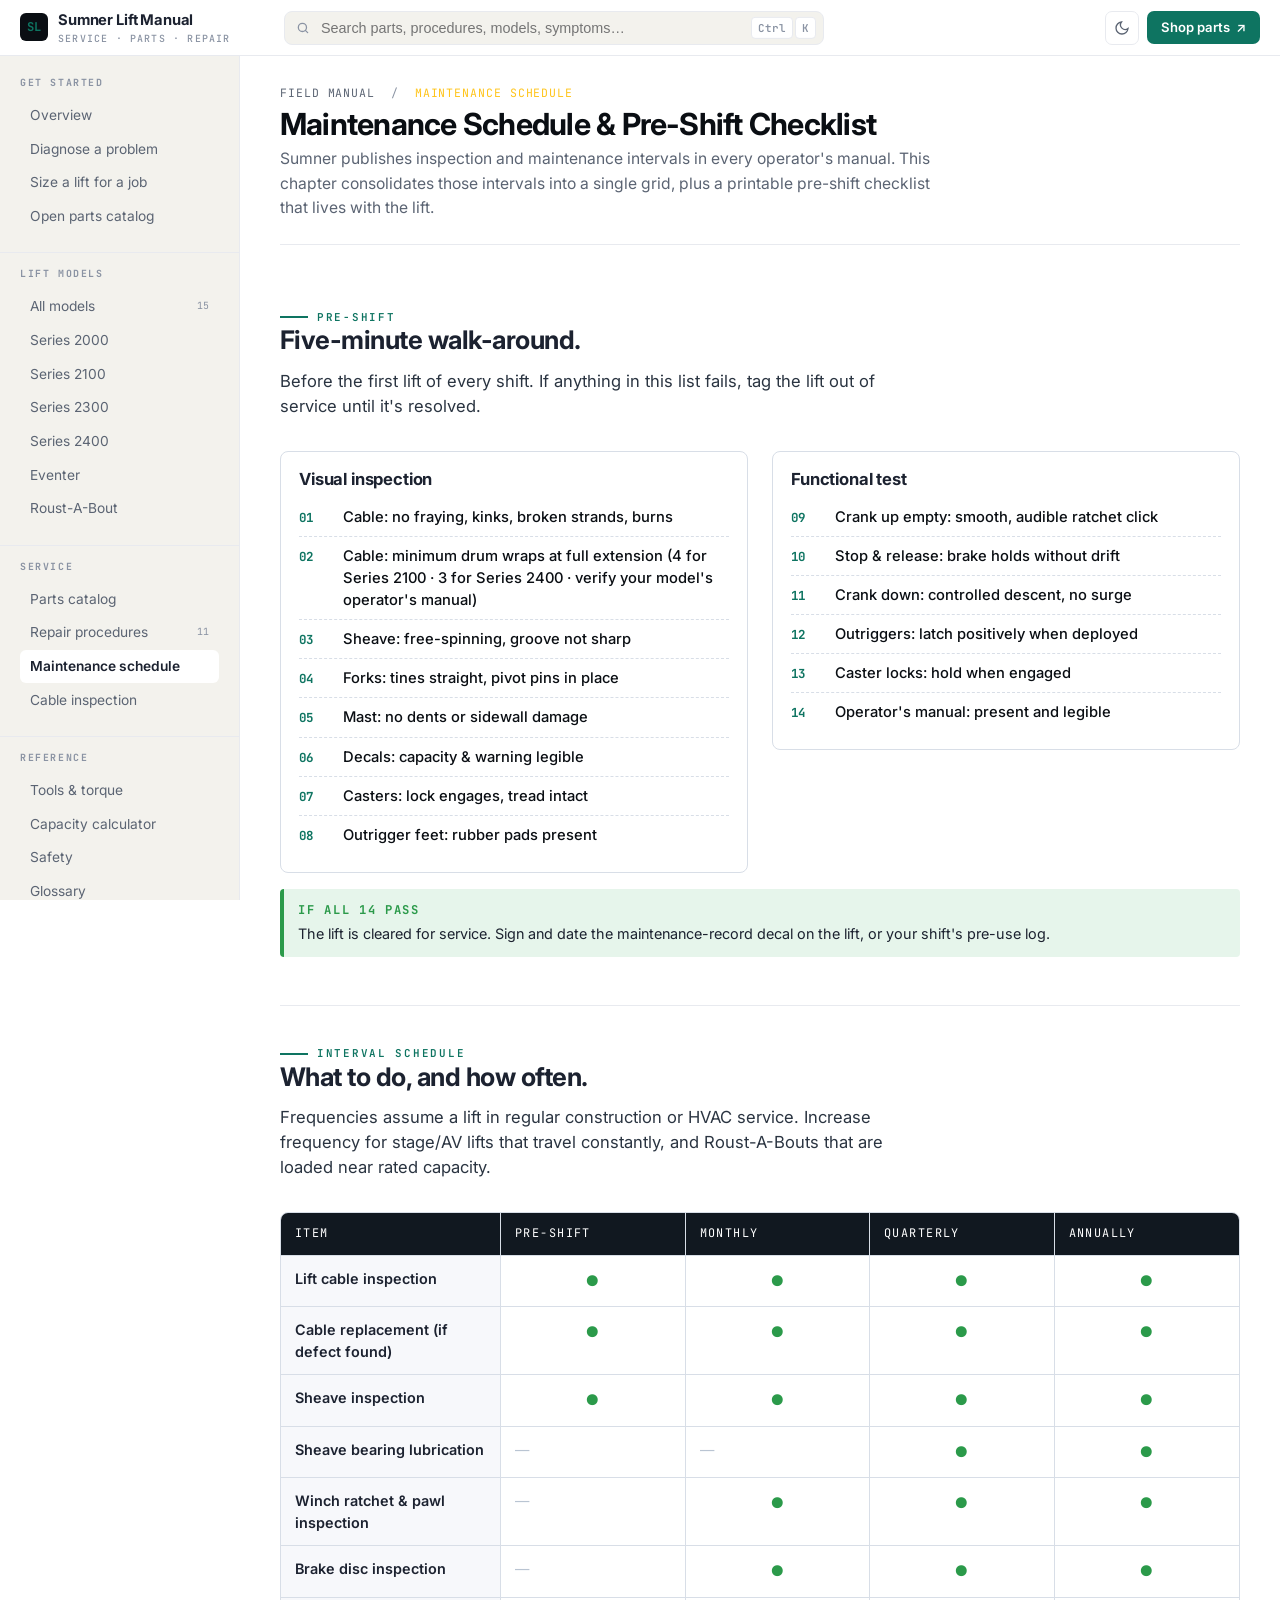
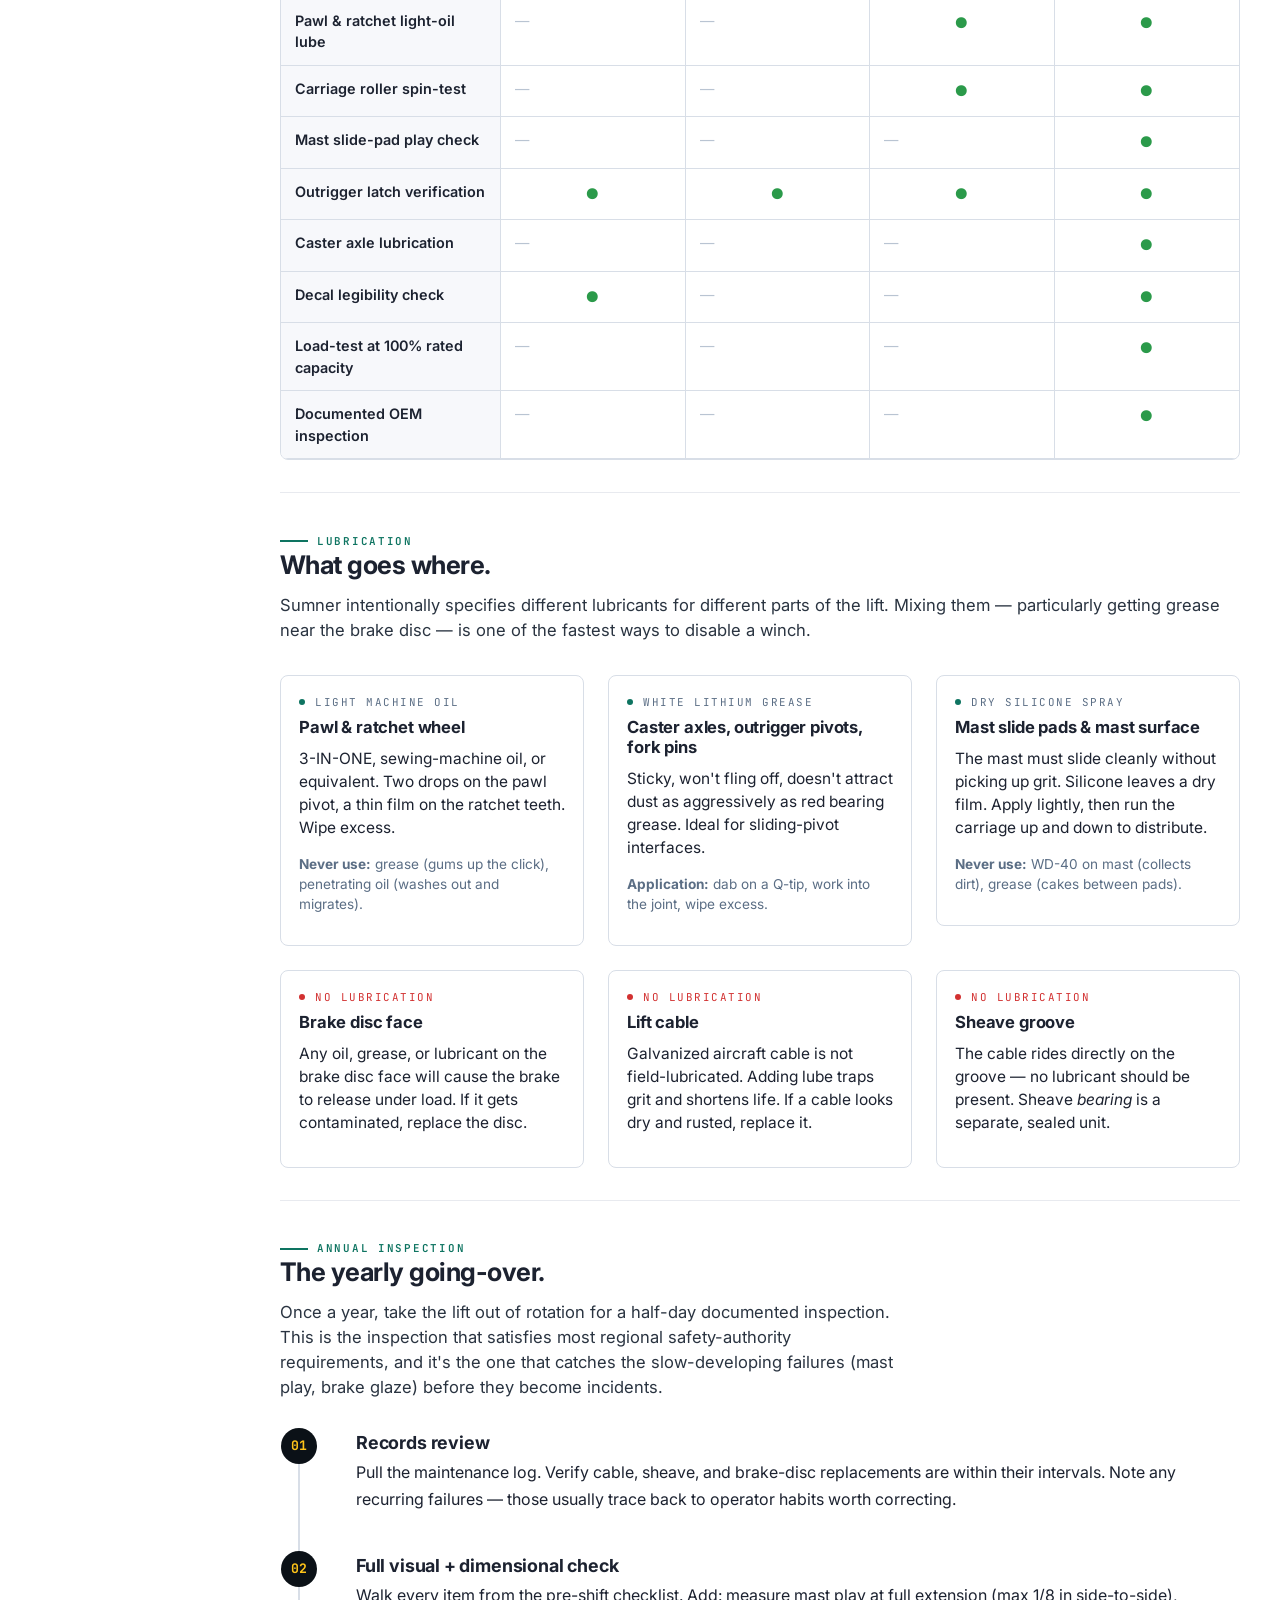
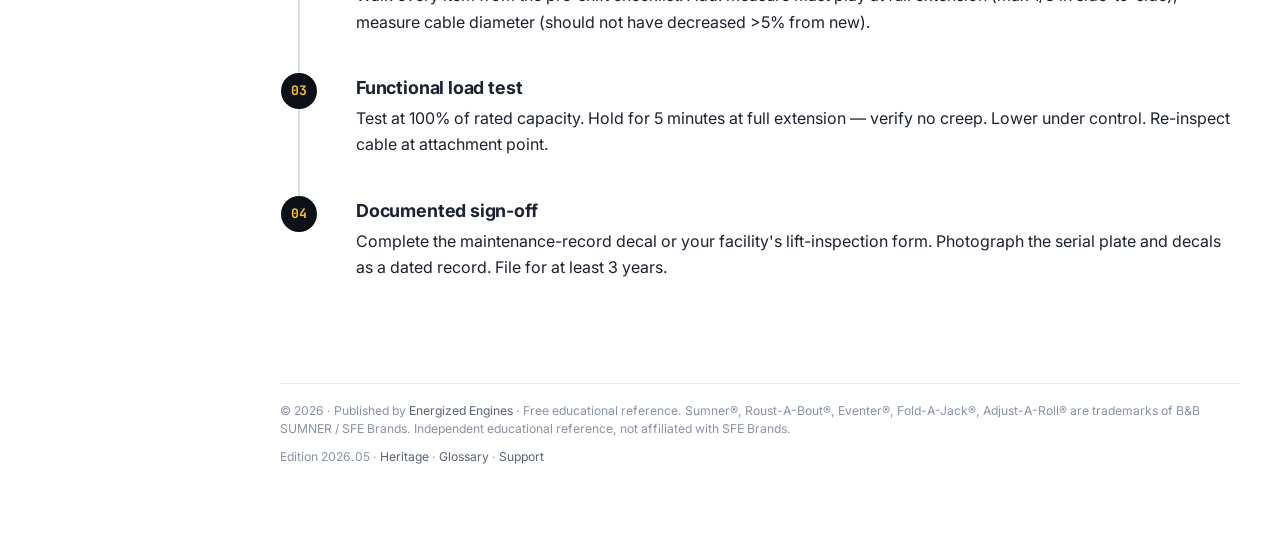
<file: maintenance.html>
<!doctype html>
<html lang="en">
<head>
<meta charset="utf-8" />
<meta name="viewport" content="width=device-width, initial-scale=1" />
<title>Maintenance Schedule — Sumner Lift Field Manual</title>
<meta name="description" content="Pre-shift, monthly, and annual maintenance and inspection schedule for Sumner material lifts." />
<link href="https://fonts.googleapis.com/css2?family=Inter:wght@400;500;600;700&family=JetBrains+Mono:wght@400;500;600;700&display=swap" rel="stylesheet" />
<link rel="stylesheet" href="css/styles.css" />
<link rel="icon" href="data:image/svg+xml,%3Csvg xmlns='http://www.w3.org/2000/svg' viewBox='0 0 32 32'%3E%3Crect width='32' height='32' rx='6' fill='%230a0e13'/%3E%3Ctext x='50%25' y='58%25' font-family='monospace' font-size='14' font-weight='700' fill='%230e7461' text-anchor='middle'%3ESL%3C/text%3E%3C/svg%3E" />
</head>
<body class="app-page">
<!-- ═══ APP-SHELL TOPBAR (unified across every page) ═══ -->
<header class="app-topbar">
  <div class="app-topbar-inner">
    <a href="index.html" class="app-brand">
      <div class="app-brand-mark">SL</div>
      <div class="app-brand-name">Sumner Lift Manual<small>Service · Parts · Repair</small></div>
    </a>

    <div class="app-search">
      <input type="search" id="site-search" placeholder="Search parts, procedures, models, symptoms…" aria-label="Search the manual" autocomplete="off" />
      <span class="app-search-kbd"><kbd id="kbd-mod">⌘</kbd><kbd>K</kbd></span>
      <div class="search-results" id="search-results"></div>
    </div>

    <div class="app-topbar-actions">
      <button class="app-mobile-toggle app-icon-btn" aria-label="Open menu" onclick="document.querySelector('.app-sidebar').classList.add('open'); document.querySelector('.app-mobile-backdrop').classList.add('open');">≡</button>
      <button class="app-icon-btn theme-toggle" onclick="toggleTheme()" aria-label="Toggle theme" title="Toggle theme"></button>
      <a class="app-shop-btn" href="https://www.energizedengines.com/collections/all-parts" target="_blank" rel="sponsored noopener"><span>Shop parts</span></a>
    </div>
  </div>
</header>

<div class="app-mobile-backdrop" onclick="document.querySelector('.app-sidebar').classList.remove('open'); this.classList.remove('open');"></div>

<div class="app-shell">

  <aside class="app-sidebar">
    <div class="app-nav-group">
      <h6>Get started</h6>
      <ul>
        <li><a href="index.html">Overview</a></li>
        <li><a href="troubleshooting.html">Diagnose a problem</a></li>
        <li><a href="sizing.html">Size a lift for a job</a></li>
        <li><a href="parts.html">Open parts catalog</a></li>
      </ul>
    </div>

    <div class="app-nav-group">
      <h6>Lift models</h6>
      <ul>
        <li><a href="models.html">All models <span class="badge">15</span></a></li>
        <li><a href="models.html#series-2000">Series 2000</a></li>
        <li><a href="models.html#series-2100">Series 2100</a></li>
        <li><a href="models.html#series-2300">Series 2300</a></li>
        <li><a href="models.html#series-2400">Series 2400</a></li>
        <li><a href="models.html#eventer">Eventer</a></li>
        <li><a href="models.html#roust-a-bout">Roust-A-Bout</a></li>
      </ul>
    </div>

    <div class="app-nav-group">
      <h6>Service</h6>
      <ul>
        <li><a href="parts.html">Parts catalog</a></li>
        <li><a href="repairs.html">Repair procedures <span class="badge">11</span></a></li>
        <li><a href="maintenance.html" class="active">Maintenance schedule</a></li>
        <li><a href="inspection.html">Cable inspection</a></li>
      </ul>
    </div>

    <div class="app-nav-group">
      <h6>Reference</h6>
      <ul>
        <li><a href="tools.html">Tools &amp; torque</a></li>
        <li><a href="calculators.html">Capacity calculator</a></li>
        <li><a href="safety.html">Safety</a></li>
        <li><a href="glossary.html">Glossary</a></li>
        <li><a href="pipe-equipment.html">Pipe handling</a></li>
        <li><a href="history.html">Heritage</a></li>
      </ul>
    </div>

    <div class="app-nav-group">
      <h6>Support</h6>
      <ul>
        <li><a href="support.html">Warranty &amp; RMA</a></li>
        <li><a class="app-nav-shop" href="https://www.energizedengines.com/collections/all-parts" target="_blank" rel="sponsored noopener">Shop Sumner parts ↗</a></li>
      </ul>
    </div>

    <!-- Lift-context selector in sidebar footer -->
    <div class="app-nav-group app-nav-ctx">
      <h6>Working on</h6>
      <div class="app-ctx-inline">
        <span id="lift-ctx-display" class="app-ctx-current"><em>No lift selected</em></span>
        <button id="lift-ctx-clear" class="app-ctx-clear" title="Clear lift selection" aria-label="Clear lift selection">×</button>
      </div>
      <select id="lift-ctx" class="app-ctx-select" aria-label="Select your lift model">
        <option value="">— select model —</option>
        <optgroup label="Series 2000 · General / HVAC">
          <option value="2010">2010 — 1,000 lb / 11′7″</option>
          <option value="2015">2015 — 800 lb / 16′2″</option>
          <option value="2020">2020 — 800 lb / 20′9″</option>
          <option value="2025">2025 — 650 lb / 25′5″</option>
        </optgroup>
        <optgroup label="Series 2100 · Contractor">
          <option value="2112">2112 — 650 lb / 12′11″</option>
          <option value="2118">2118 — 650 lb / 18′4″</option>
          <option value="2124">2124 — 650 lb / 23′9″</option>
        </optgroup>
        <optgroup label="Series 2300 · Drywall (solo)">
          <option value="2300">2300 — 150 lb</option>
        </optgroup>
        <optgroup label="Series 2400 · Compact / indoor">
          <option value="2412">2412 — 400 lb / 12′11″</option>
          <option value="2416">2416 — 450 lb / 16′11″</option>
        </optgroup>
        <optgroup label="Eventer · Stage / AV">
          <option value="Eventer 16">Eventer 16 — 500 lb / 16′11″</option>
          <option value="Eventer 20">Eventer 20 — 800 lb / 20′</option>
          <option value="Eventer 25">Eventer 25 — 650 lb / 25′</option>
        </optgroup>
        <optgroup label="Roust-A-Bout · Pipe / industrial">
          <option value="R-100">R-100 — 1,500 lb / 10′ (narrow base)</option>
          <option value="R-150">R-150 — 1,500 lb / 15′</option>
          <option value="R-250">R-250 — 1,500 lb / 25′</option>
        </optgroup>
      </select>
    </div>
  </aside>

  <main class="app-main">






<section class="page-head">
  <div class="wrap">
    <div class="breadcrumb"><a href="index.html">Field Manual</a> &nbsp;/&nbsp; <span>Maintenance Schedule</span></div>
    <h1>Maintenance Schedule &amp; Pre-Shift Checklist</h1>
    <p>Sumner publishes inspection and maintenance intervals in every operator's manual. This chapter consolidates those intervals into a single grid, plus a printable pre-shift checklist that lives with the lift.</p>
  </div>
</section>

<!-- PRE-SHIFT CHECKLIST -->
<section class="section">
  <div class="wrap">
    <div class="eyebrow">Pre-Shift</div>
    <h2>Five-minute walk-around.</h2>
    <p class="lead" style="max-width:60ch;">Before the first lift of every shift. If anything in this list fails, tag the lift out of service until it's resolved.</p>

    <div class="grid grid--2 mt-4">
      <div class="card">
        <h3 class="mt-0">Visual inspection</h3>
        <ul class="check-list">
          <li><span class="k">01</span><span class="v">Cable: no fraying, kinks, broken strands, burns</span></li>
          <li><span class="k">02</span><span class="v">Cable: minimum drum wraps at full extension (4 for Series 2100 · 3 for Series 2400 · verify your model&apos;s operator&apos;s manual)</span></li>
          <li><span class="k">03</span><span class="v">Sheave: free-spinning, groove not sharp</span></li>
          <li><span class="k">04</span><span class="v">Forks: tines straight, pivot pins in place</span></li>
          <li><span class="k">05</span><span class="v">Mast: no dents or sidewall damage</span></li>
          <li><span class="k">06</span><span class="v">Decals: capacity &amp; warning legible</span></li>
          <li><span class="k">07</span><span class="v">Casters: lock engages, tread intact</span></li>
          <li><span class="k">08</span><span class="v">Outrigger feet: rubber pads present</span></li>
        </ul>
      </div>
      <div class="card">
        <h3 class="mt-0">Functional test</h3>
        <ul class="check-list">
          <li><span class="k">09</span><span class="v">Crank up empty: smooth, audible ratchet click</span></li>
          <li><span class="k">10</span><span class="v">Stop &amp; release: brake holds without drift</span></li>
          <li><span class="k">11</span><span class="v">Crank down: controlled descent, no surge</span></li>
          <li><span class="k">12</span><span class="v">Outriggers: latch positively when deployed</span></li>
          <li><span class="k">13</span><span class="v">Caster locks: hold when engaged</span></li>
          <li><span class="k">14</span><span class="v">Operator's manual: present and legible</span></li>
        </ul>
      </div>
    </div>

    <div class="callout callout--ok mt-4">
      <strong>If all 14 pass</strong>
      The lift is cleared for service. Sign and date the maintenance-record decal on the lift, or your shift's pre-use log.
    </div>
  </div>
</section>

<!-- INTERVAL GRID -->
<section class="section section--steel">
  <div class="wrap">
    <div class="eyebrow">Interval Schedule</div>
    <h2>What to do, and how often.</h2>
    <p class="lead" style="max-width:62ch;">Frequencies assume a lift in regular construction or HVAC service. Increase frequency for stage/AV lifts that travel constantly, and Roust-A-Bouts that are loaded near rated capacity.</p>

    <div class="maint-grid mt-4">
      <div class="h">Item</div>
      <div class="h">Pre-Shift</div>
      <div class="h">Monthly</div>
      <div class="h">Quarterly</div>
      <div class="h">Annually</div>

      <div class="rowhead">Lift cable inspection</div>
      <div class="check">●</div>
      <div class="check">●</div>
      <div class="check">●</div>
      <div class="check">●</div>

      <div class="rowhead">Cable replacement (if defect found)</div>
      <div class="check">●</div>
      <div class="check">●</div>
      <div class="check">●</div>
      <div class="check">●</div>

      <div class="rowhead">Sheave inspection</div>
      <div class="check">●</div>
      <div class="check">●</div>
      <div class="check">●</div>
      <div class="check">●</div>

      <div class="rowhead">Sheave bearing lubrication</div>
      <div class="nope">—</div>
      <div class="nope">—</div>
      <div class="check">●</div>
      <div class="check">●</div>

      <div class="rowhead">Winch ratchet &amp; pawl inspection</div>
      <div class="nope">—</div>
      <div class="check">●</div>
      <div class="check">●</div>
      <div class="check">●</div>

      <div class="rowhead">Brake disc inspection</div>
      <div class="nope">—</div>
      <div class="check">●</div>
      <div class="check">●</div>
      <div class="check">●</div>

      <div class="rowhead">Pawl &amp; ratchet light-oil lube</div>
      <div class="nope">—</div>
      <div class="nope">—</div>
      <div class="check">●</div>
      <div class="check">●</div>

      <div class="rowhead">Carriage roller spin-test</div>
      <div class="nope">—</div>
      <div class="nope">—</div>
      <div class="check">●</div>
      <div class="check">●</div>

      <div class="rowhead">Mast slide-pad play check</div>
      <div class="nope">—</div>
      <div class="nope">—</div>
      <div class="nope">—</div>
      <div class="check">●</div>

      <div class="rowhead">Outrigger latch verification</div>
      <div class="check">●</div>
      <div class="check">●</div>
      <div class="check">●</div>
      <div class="check">●</div>

      <div class="rowhead">Caster axle lubrication</div>
      <div class="nope">—</div>
      <div class="nope">—</div>
      <div class="nope">—</div>
      <div class="check">●</div>

      <div class="rowhead">Decal legibility check</div>
      <div class="check">●</div>
      <div class="nope">—</div>
      <div class="nope">—</div>
      <div class="check">●</div>

      <div class="rowhead">Load-test at 100% rated capacity</div>
      <div class="nope">—</div>
      <div class="nope">—</div>
      <div class="nope">—</div>
      <div class="check">●</div>

      <div class="rowhead">Documented OEM inspection</div>
      <div class="nope">—</div>
      <div class="nope">—</div>
      <div class="nope">—</div>
      <div class="check">●</div>
    </div>
  </div>
</section>

<!-- LUBRICATION GUIDE -->
<section class="section">
  <div class="wrap">
    <div class="eyebrow">Lubrication</div>
    <h2>What goes where.</h2>
    <p class="lead">Sumner intentionally specifies different lubricants for different parts of the lift. Mixing them — particularly getting grease near the brake disc — is one of the fastest ways to disable a winch.</p>

    <div class="grid grid--3 mt-4">
      <div class="card">
        <div class="meta"><span class="dot"></span>Light Machine Oil</div>
        <h3>Pawl &amp; ratchet wheel</h3>
        <p>3-IN-ONE, sewing-machine oil, or equivalent. Two drops on the pawl pivot, a thin film on the ratchet teeth. Wipe excess.</p>
        <p style="font-size:.85rem;color:var(--steel-500);"><strong>Never use:</strong> grease (gums up the click), penetrating oil (washes out and migrates).</p>
      </div>
      <div class="card">
        <div class="meta"><span class="dot"></span>White Lithium Grease</div>
        <h3>Caster axles, outrigger pivots, fork pins</h3>
        <p>Sticky, won't fling off, doesn't attract dust as aggressively as red bearing grease. Ideal for sliding-pivot interfaces.</p>
        <p style="font-size:.85rem;color:var(--steel-500);"><strong>Application:</strong> dab on a Q-tip, work into the joint, wipe excess.</p>
      </div>
      <div class="card">
        <div class="meta"><span class="dot"></span>Dry Silicone Spray</div>
        <h3>Mast slide pads &amp; mast surface</h3>
        <p>The mast must slide cleanly without picking up grit. Silicone leaves a dry film. Apply lightly, then run the carriage up and down to distribute.</p>
        <p style="font-size:.85rem;color:var(--steel-500);"><strong>Never use:</strong> WD-40 on mast (collects dirt), grease (cakes between pads).</p>
      </div>
      <div class="card">
        <div class="meta" style="color:var(--signal-red)"><span class="dot" style="background:var(--signal-red)"></span>NO LUBRICATION</div>
        <h3>Brake disc face</h3>
        <p>Any oil, grease, or lubricant on the brake disc face will cause the brake to release under load. If it gets contaminated, replace the disc.</p>
      </div>
      <div class="card">
        <div class="meta" style="color:var(--signal-red)"><span class="dot" style="background:var(--signal-red)"></span>NO LUBRICATION</div>
        <h3>Lift cable</h3>
        <p>Galvanized aircraft cable is not field-lubricated. Adding lube traps grit and shortens life. If a cable looks dry and rusted, replace it.</p>
      </div>
      <div class="card">
        <div class="meta" style="color:var(--signal-red)"><span class="dot" style="background:var(--signal-red)"></span>NO LUBRICATION</div>
        <h3>Sheave groove</h3>
        <p>The cable rides directly on the groove — no lubricant should be present. Sheave <em>bearing</em> is a separate, sealed unit.</p>
      </div>
    </div>
  </div>
</section>

<!-- ANNUAL INSPECTION -->
<section class="section section--paper">
  <div class="wrap">
    <div class="eyebrow">Annual Inspection</div>
    <h2>The yearly going-over.</h2>
    <p class="lead" style="max-width:62ch;">Once a year, take the lift out of rotation for a half-day documented inspection. This is the inspection that satisfies most regional safety-authority requirements, and it's the one that catches the slow-developing failures (mast play, brake glaze) before they become incidents.</p>

    <ol class="steps mt-4">
      <li>
        <h4>Records review</h4>
        <p>Pull the maintenance log. Verify cable, sheave, and brake-disc replacements are within their intervals. Note any recurring failures — those usually trace back to operator habits worth correcting.</p>
      </li>
      <li>
        <h4>Full visual + dimensional check</h4>
        <p>Walk every item from the pre-shift checklist. Add: measure mast play at full extension (max 1/8 in side-to-side), measure cable diameter (should not have decreased &gt;5% from new).</p>
      </li>
      <li>
        <h4>Functional load test</h4>
        <p>Test at 100% of rated capacity. Hold for 5 minutes at full extension — verify no creep. Lower under control. Re-inspect cable at attachment point.</p>
      </li>
      <li>
        <h4>Documented sign-off</h4>
        <p>Complete the maintenance-record decal or your facility's lift-inspection form. Photograph the serial plate and decals as a dated record. File for at least 3 years.</p>
      </li>
    </ol>
  </div>
</section>

  <!-- App-shell footer -->
  <div class="app-footer">
    <span>© 2026 · Published by <a href="https://www.energizedengines.com/" target="_blank" rel="sponsored noopener">Energized Engines</a> · Free educational reference. Sumner®, Roust-A-Bout®, Eventer®, Fold-A-Jack®, Adjust-A-Roll® are trademarks of B&amp;B SUMNER / SFE Brands. Independent educational reference, not affiliated with SFE Brands.</span>
    <span>Edition 2026.05 · <a href="history.html">Heritage</a> · <a href="glossary.html">Glossary</a> · <a href="support.html">Support</a></span>
  </div>

  </main>

</div>

<script src="js/main.js"></script>
<script>
  // ⌘ on Mac, Ctrl elsewhere — mirrors the home-page keybind hint
  (function () {
    var kbd = document.getElementById('kbd-mod');
    if (kbd && !/Mac|iPhone|iPad/.test(navigator.platform || '')) kbd.textContent = 'Ctrl';
  })();
</script>
</body>
</html>
</file>
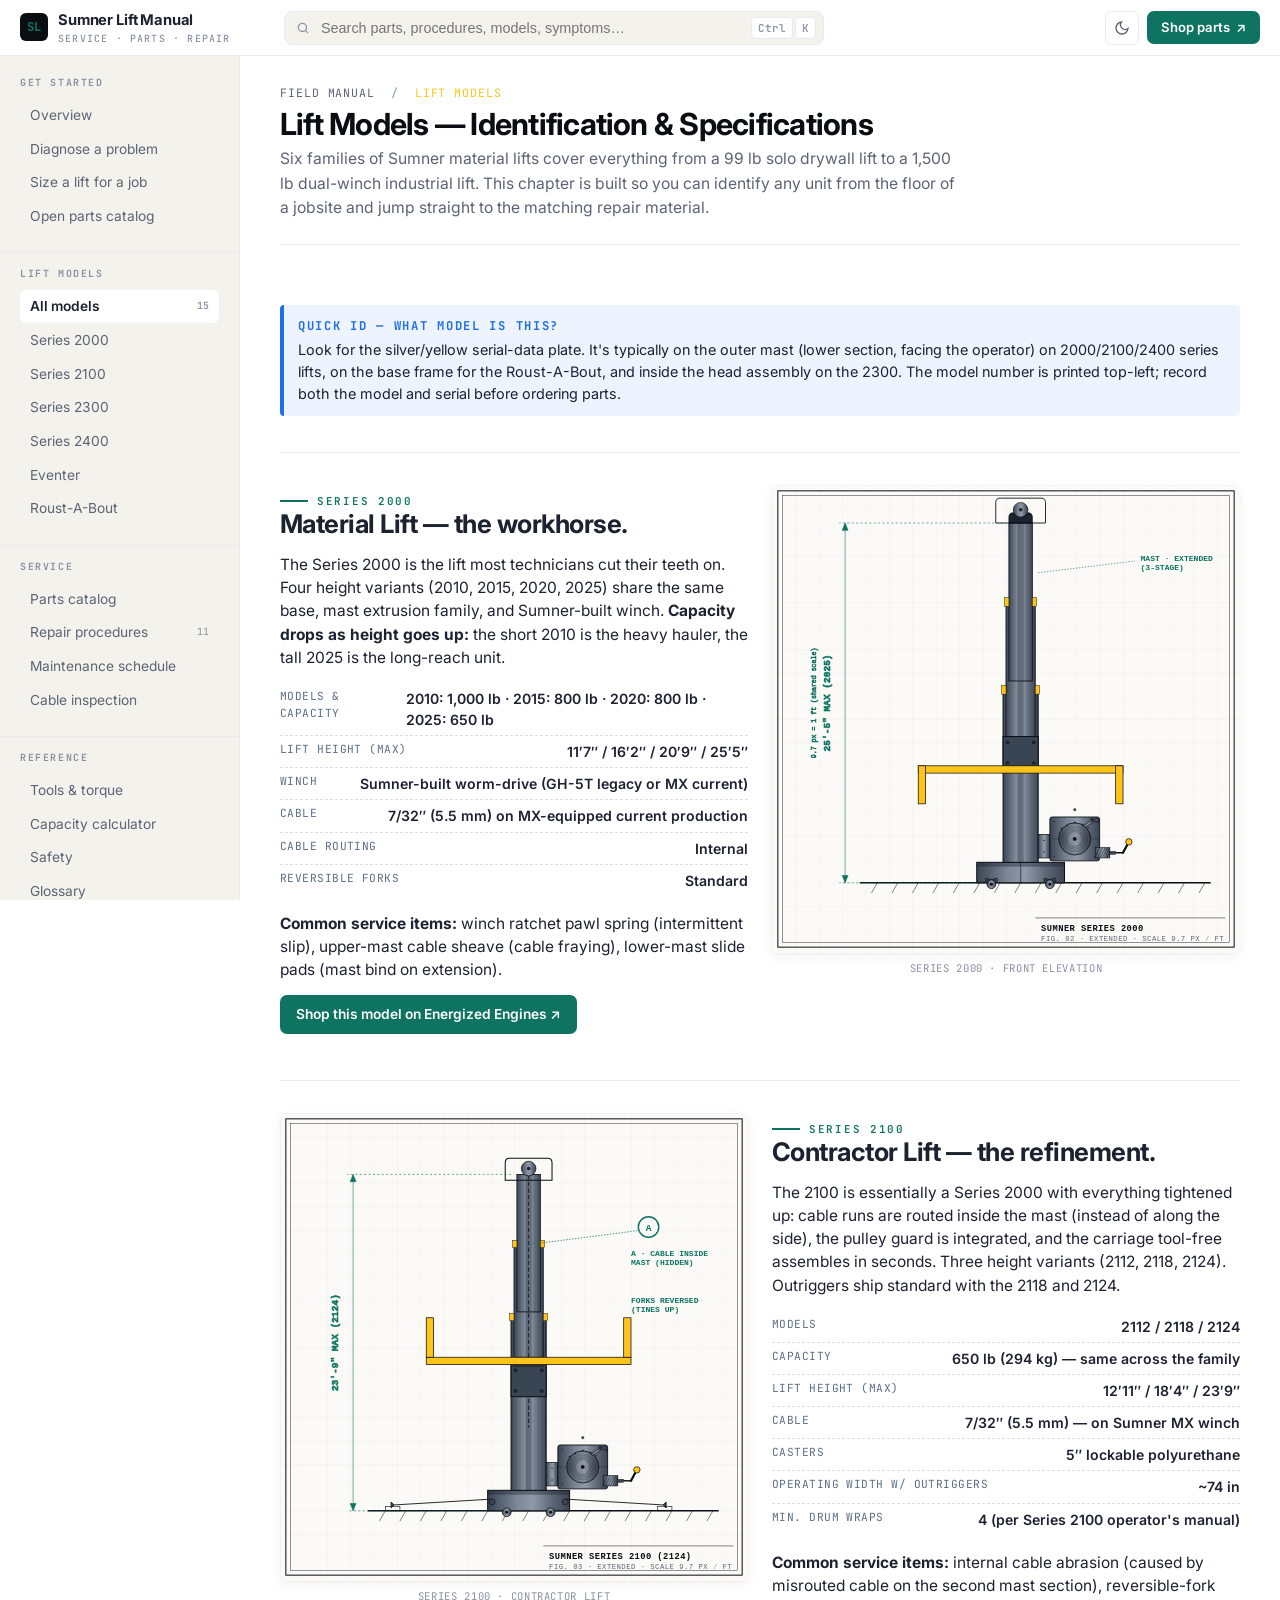
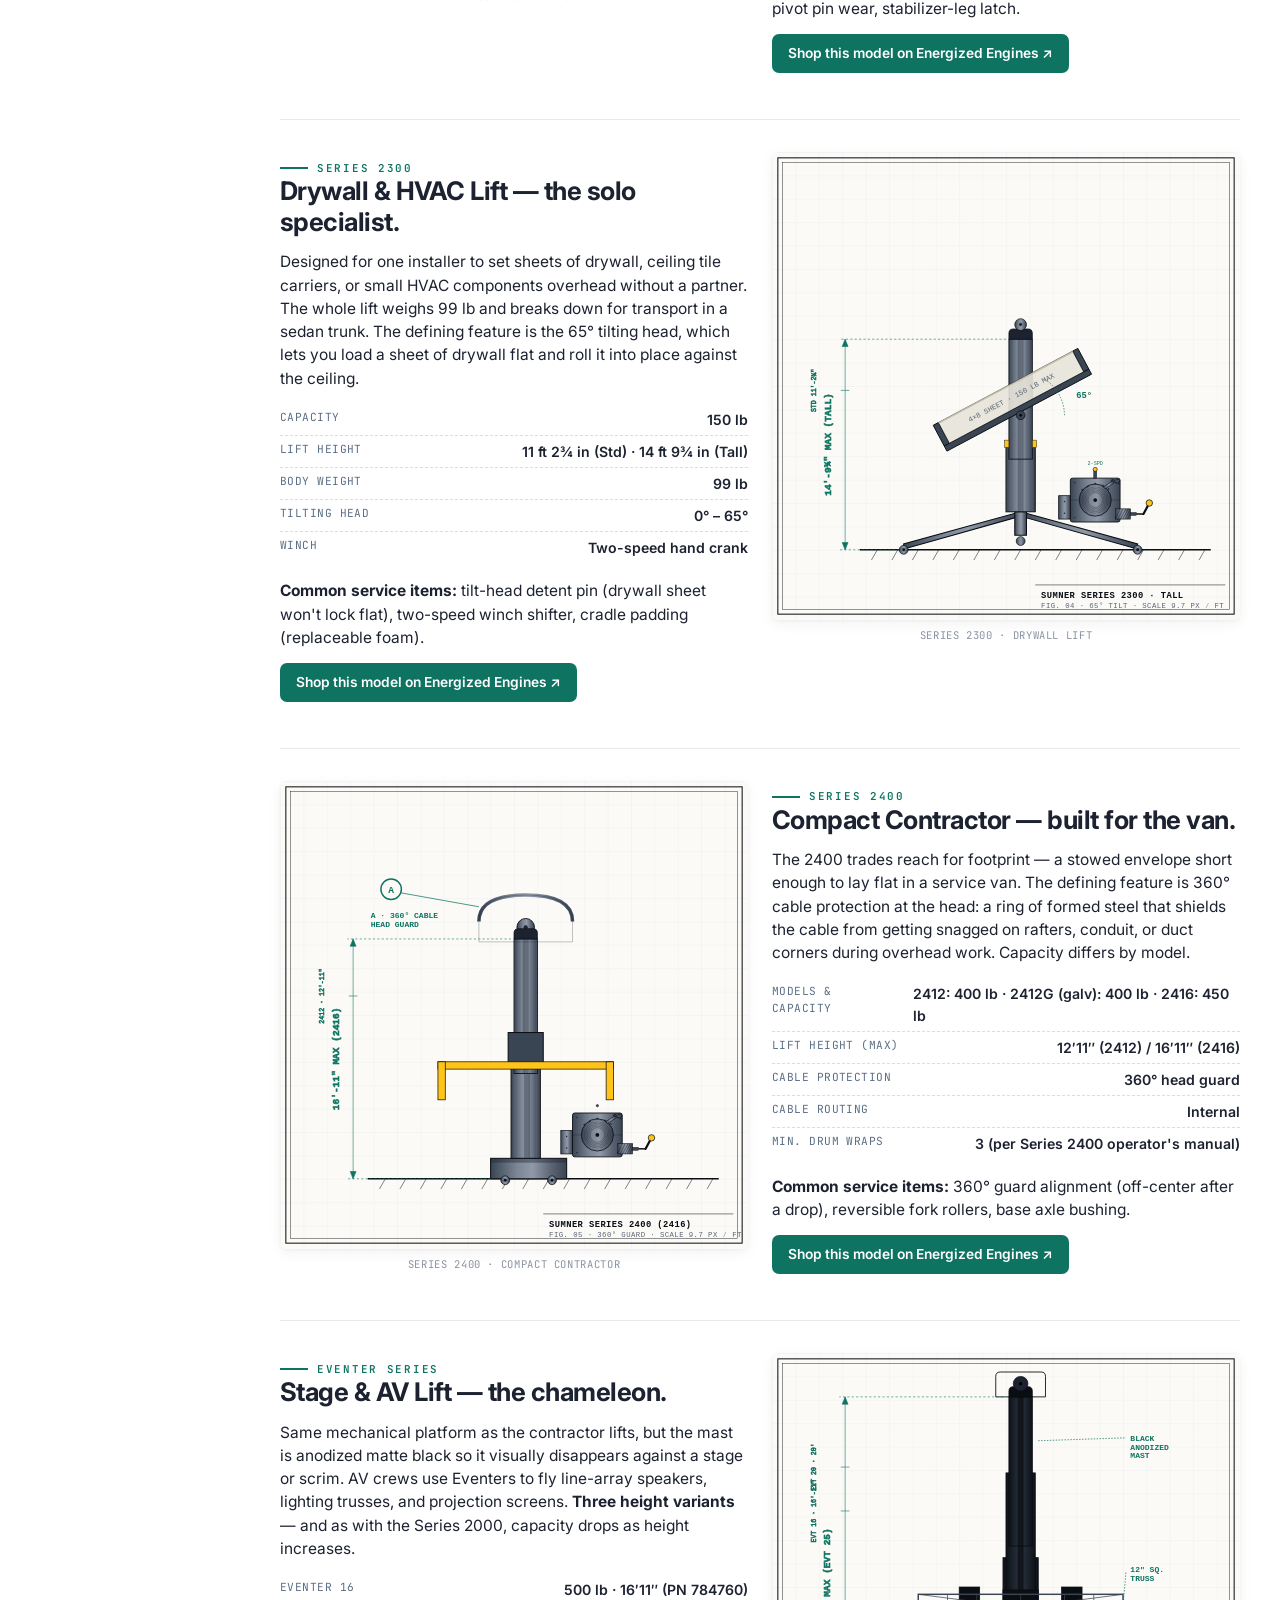
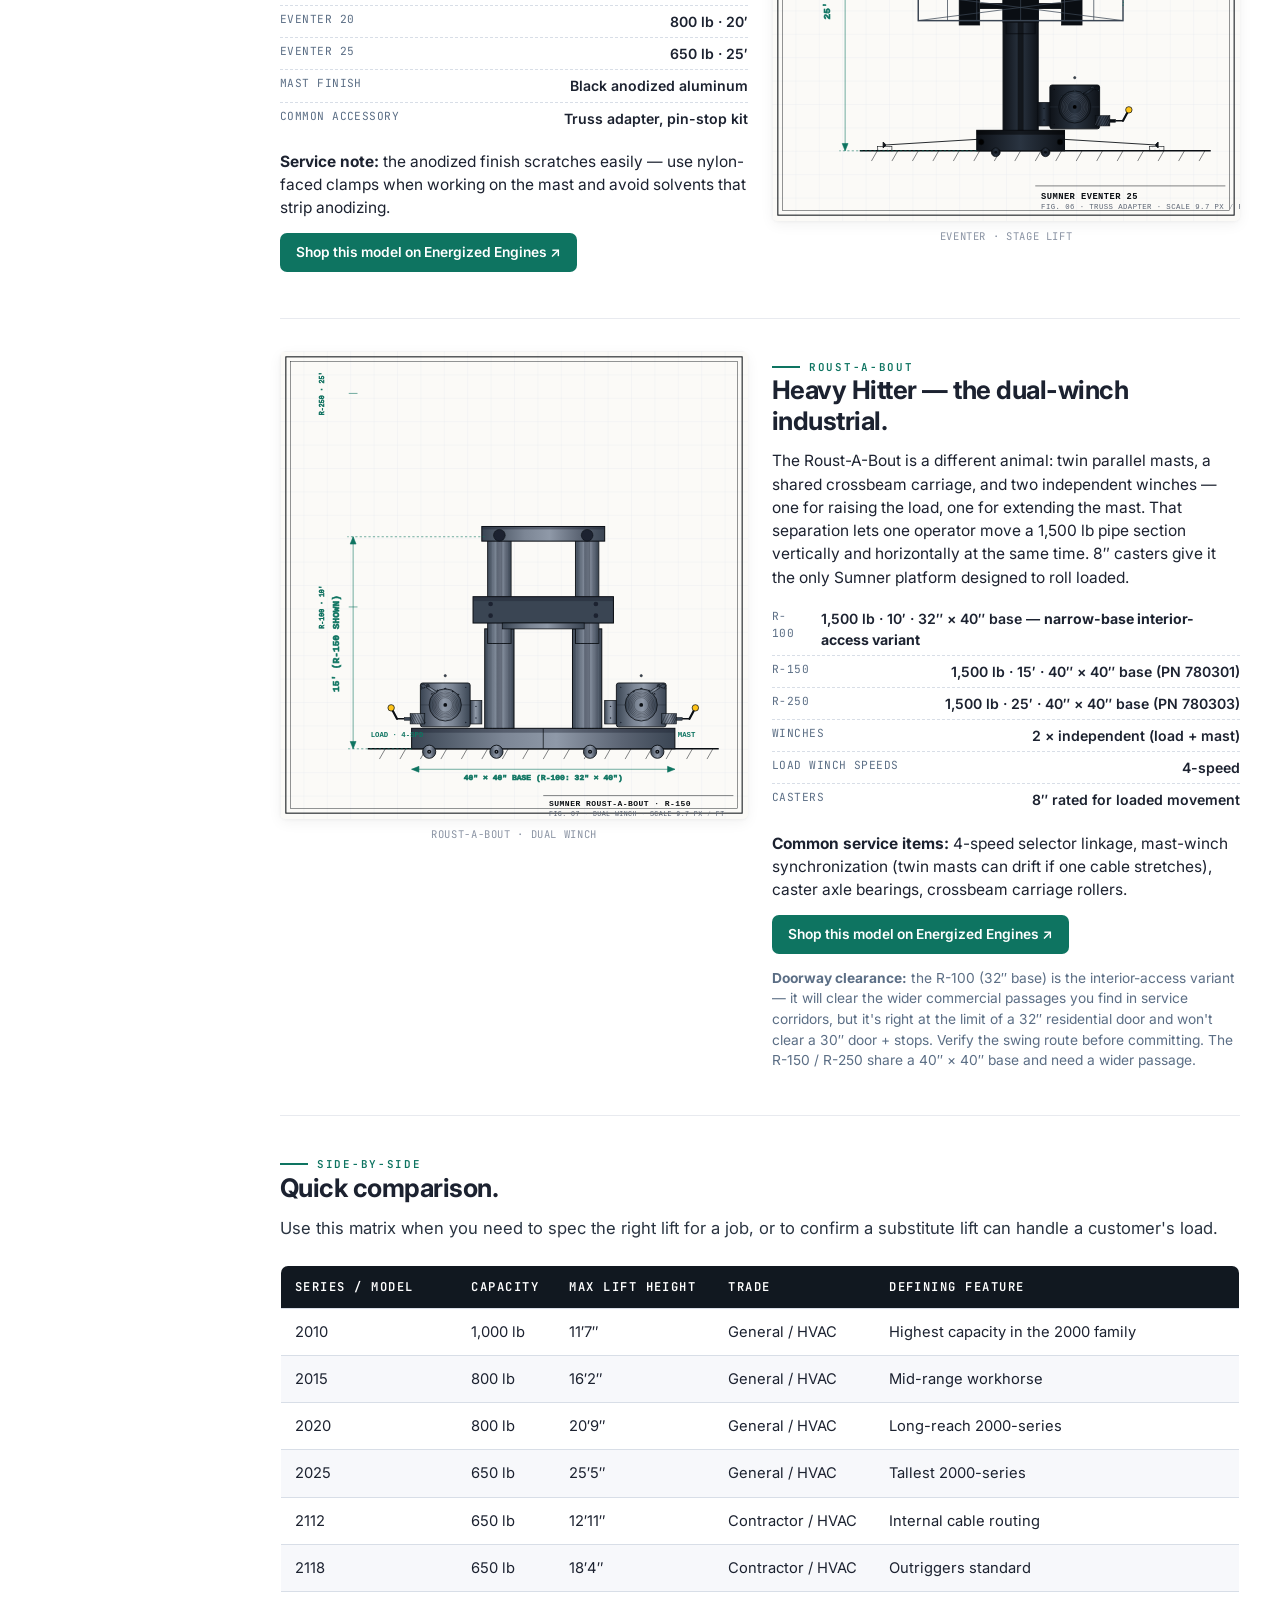
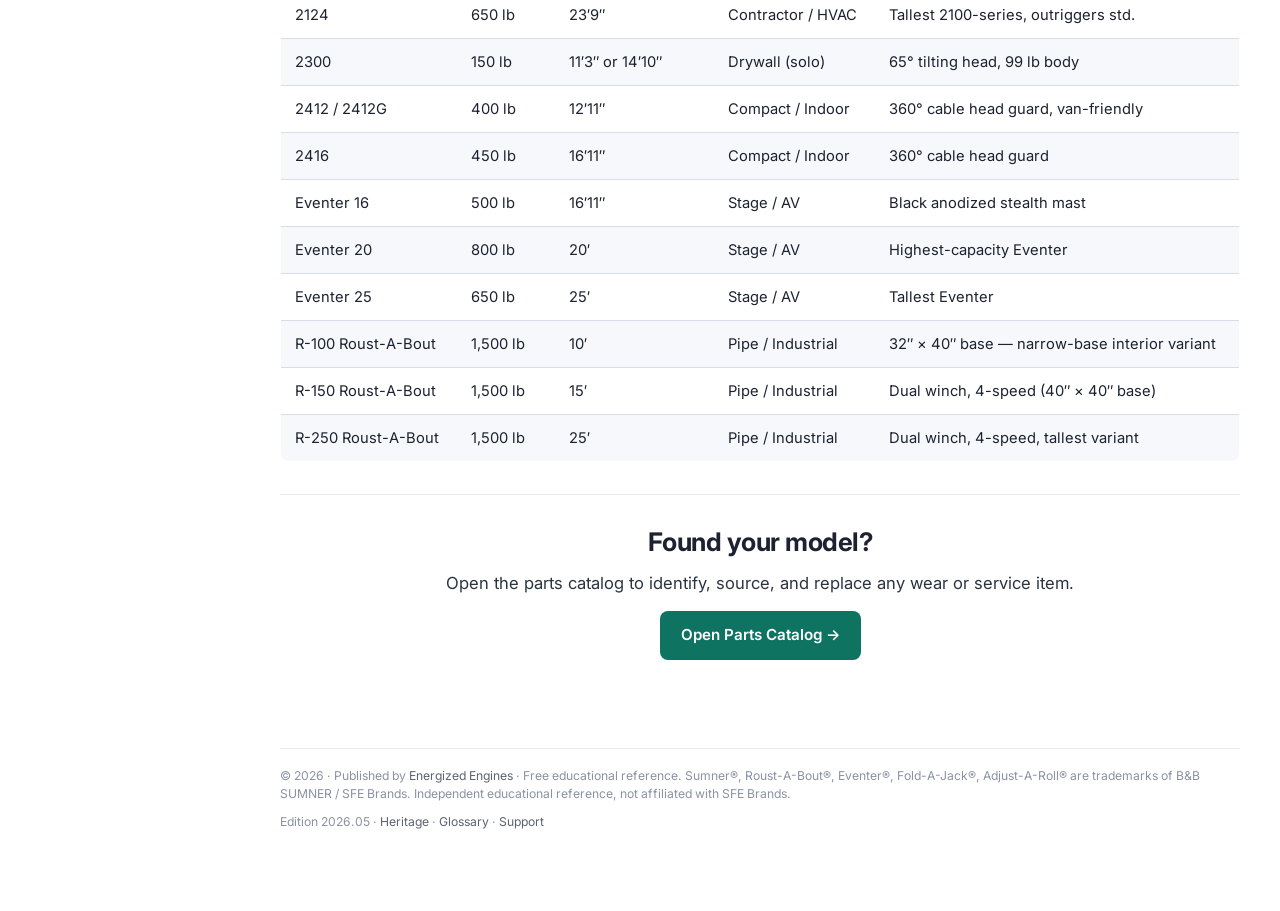
<file: models.html>
<!doctype html>
<html lang="en">
<head>
<meta charset="utf-8" />
<meta name="viewport" content="width=device-width, initial-scale=1" />
<title>Lift Models — Sumner Lift Field Manual</title>
<meta name="description" content="Specifications, applications, and identification for every Sumner material lift series: 2000, 2100, 2300, 2400, Eventer, and Roust-A-Bout." />
<link href="https://fonts.googleapis.com/css2?family=Inter:wght@400;500;600;700&family=JetBrains+Mono:wght@400;500;600;700&display=swap" rel="stylesheet" />
<link rel="stylesheet" href="css/styles.css" />
<link rel="icon" href="data:image/svg+xml,%3Csvg xmlns='http://www.w3.org/2000/svg' viewBox='0 0 32 32'%3E%3Crect width='32' height='32' rx='6' fill='%230a0e13'/%3E%3Ctext x='50%25' y='58%25' font-family='monospace' font-size='14' font-weight='700' fill='%230e7461' text-anchor='middle'%3ESL%3C/text%3E%3C/svg%3E" />
</head>
<body class="app-page">
<!-- ═══ APP-SHELL TOPBAR (unified across every page) ═══ -->
<header class="app-topbar">
  <div class="app-topbar-inner">
    <a href="index.html" class="app-brand">
      <div class="app-brand-mark">SL</div>
      <div class="app-brand-name">Sumner Lift Manual<small>Service · Parts · Repair</small></div>
    </a>

    <div class="app-search">
      <input type="search" id="site-search" placeholder="Search parts, procedures, models, symptoms…" aria-label="Search the manual" autocomplete="off" />
      <span class="app-search-kbd"><kbd id="kbd-mod">⌘</kbd><kbd>K</kbd></span>
      <div class="search-results" id="search-results"></div>
    </div>

    <div class="app-topbar-actions">
      <button class="app-mobile-toggle app-icon-btn" aria-label="Open menu" onclick="document.querySelector('.app-sidebar').classList.add('open'); document.querySelector('.app-mobile-backdrop').classList.add('open');">≡</button>
      <button class="app-icon-btn theme-toggle" onclick="toggleTheme()" aria-label="Toggle theme" title="Toggle theme"></button>
      <a class="app-shop-btn" href="https://www.energizedengines.com/collections/all-parts" target="_blank" rel="sponsored noopener"><span>Shop parts</span></a>
    </div>
  </div>
</header>

<div class="app-mobile-backdrop" onclick="document.querySelector('.app-sidebar').classList.remove('open'); this.classList.remove('open');"></div>

<div class="app-shell">

  <aside class="app-sidebar">
    <div class="app-nav-group">
      <h6>Get started</h6>
      <ul>
        <li><a href="index.html">Overview</a></li>
        <li><a href="troubleshooting.html">Diagnose a problem</a></li>
        <li><a href="sizing.html">Size a lift for a job</a></li>
        <li><a href="parts.html">Open parts catalog</a></li>
      </ul>
    </div>

    <div class="app-nav-group">
      <h6>Lift models</h6>
      <ul>
        <li><a href="models.html" class="active">All models <span class="badge">15</span></a></li>
        <li><a href="models.html#series-2000">Series 2000</a></li>
        <li><a href="models.html#series-2100">Series 2100</a></li>
        <li><a href="models.html#series-2300">Series 2300</a></li>
        <li><a href="models.html#series-2400">Series 2400</a></li>
        <li><a href="models.html#eventer">Eventer</a></li>
        <li><a href="models.html#roust-a-bout">Roust-A-Bout</a></li>
      </ul>
    </div>

    <div class="app-nav-group">
      <h6>Service</h6>
      <ul>
        <li><a href="parts.html">Parts catalog</a></li>
        <li><a href="repairs.html">Repair procedures <span class="badge">11</span></a></li>
        <li><a href="maintenance.html">Maintenance schedule</a></li>
        <li><a href="inspection.html">Cable inspection</a></li>
      </ul>
    </div>

    <div class="app-nav-group">
      <h6>Reference</h6>
      <ul>
        <li><a href="tools.html">Tools &amp; torque</a></li>
        <li><a href="calculators.html">Capacity calculator</a></li>
        <li><a href="safety.html">Safety</a></li>
        <li><a href="glossary.html">Glossary</a></li>
        <li><a href="pipe-equipment.html">Pipe handling</a></li>
        <li><a href="history.html">Heritage</a></li>
      </ul>
    </div>

    <div class="app-nav-group">
      <h6>Support</h6>
      <ul>
        <li><a href="support.html">Warranty &amp; RMA</a></li>
        <li><a class="app-nav-shop" href="https://www.energizedengines.com/collections/all-parts" target="_blank" rel="sponsored noopener">Shop Sumner parts ↗</a></li>
      </ul>
    </div>

    <!-- Lift-context selector in sidebar footer -->
    <div class="app-nav-group app-nav-ctx">
      <h6>Working on</h6>
      <div class="app-ctx-inline">
        <span id="lift-ctx-display" class="app-ctx-current"><em>No lift selected</em></span>
        <button id="lift-ctx-clear" class="app-ctx-clear" title="Clear lift selection" aria-label="Clear lift selection">×</button>
      </div>
      <select id="lift-ctx" class="app-ctx-select" aria-label="Select your lift model">
        <option value="">— select model —</option>
        <optgroup label="Series 2000 · General / HVAC">
          <option value="2010">2010 — 1,000 lb / 11′7″</option>
          <option value="2015">2015 — 800 lb / 16′2″</option>
          <option value="2020">2020 — 800 lb / 20′9″</option>
          <option value="2025">2025 — 650 lb / 25′5″</option>
        </optgroup>
        <optgroup label="Series 2100 · Contractor">
          <option value="2112">2112 — 650 lb / 12′11″</option>
          <option value="2118">2118 — 650 lb / 18′4″</option>
          <option value="2124">2124 — 650 lb / 23′9″</option>
        </optgroup>
        <optgroup label="Series 2300 · Drywall (solo)">
          <option value="2300">2300 — 150 lb</option>
        </optgroup>
        <optgroup label="Series 2400 · Compact / indoor">
          <option value="2412">2412 — 400 lb / 12′11″</option>
          <option value="2416">2416 — 450 lb / 16′11″</option>
        </optgroup>
        <optgroup label="Eventer · Stage / AV">
          <option value="Eventer 16">Eventer 16 — 500 lb / 16′11″</option>
          <option value="Eventer 20">Eventer 20 — 800 lb / 20′</option>
          <option value="Eventer 25">Eventer 25 — 650 lb / 25′</option>
        </optgroup>
        <optgroup label="Roust-A-Bout · Pipe / industrial">
          <option value="R-100">R-100 — 1,500 lb / 10′ (narrow base)</option>
          <option value="R-150">R-150 — 1,500 lb / 15′</option>
          <option value="R-250">R-250 — 1,500 lb / 25′</option>
        </optgroup>
      </select>
    </div>
  </aside>

  <main class="app-main">






<section class="page-head">
  <div class="wrap">
    <div class="breadcrumb"><a href="index.html">Field Manual</a> &nbsp;/&nbsp; <span>Lift Models</span></div>
    <h1>Lift Models &mdash; Identification &amp; Specifications</h1>
    <p>Six families of Sumner material lifts cover everything from a 99 lb solo drywall lift to a 1,500 lb dual-winch industrial lift. This chapter is built so you can identify any unit from the floor of a jobsite and jump straight to the matching repair material.</p>
  </div>
</section>

<!-- ID SHORTCUT -->
<section class="section section--tight">
  <div class="wrap">
    <div class="callout callout--info">
      <strong>Quick ID — what model is this?</strong>
      Look for the silver/yellow serial-data plate. It's typically on the outer mast (lower section, facing the operator) on 2000/2100/2400 series lifts, on the base frame for the Roust-A-Bout, and inside the head assembly on the 2300. The model number is printed top-left; record both the model and serial before ordering parts.
    </div>
  </div>
</section>

<!-- MODEL: 2000 -->
<section id="series-2000" class="section section--paper">
  <div class="wrap">
    <div class="grid grid--2">
      <div>
        <div class="eyebrow">Series 2000</div>
        <h2>Material Lift &mdash; the workhorse.</h2>
        <p>The Series 2000 is the lift most technicians cut their teeth on. Four height variants (2010, 2015, 2020, 2025) share the same base, mast extrusion family, and Sumner-built winch. <strong>Capacity drops as height goes up:</strong> the short 2010 is the heavy hauler, the tall 2025 is the long-reach unit.</p>
        <ul class="spec-list">
          <li><span class="k">Models &amp; Capacity</span><span class="v">2010: 1,000 lb · 2015: 800 lb · 2020: 800 lb · 2025: 650 lb</span></li>
          <li><span class="k">Lift Height (max)</span><span class="v">11&prime;7&Prime; / 16&prime;2&Prime; / 20&prime;9&Prime; / 25&prime;5&Prime;</span></li>
          <li><span class="k">Winch</span><span class="v">Sumner-built worm-drive (GH-5T legacy or MX current)</span></li>
          <li><span class="k">Cable</span><span class="v">7/32&Prime; (5.5 mm) on MX-equipped current production</span></li>
          <li><span class="k">Cable Routing</span><span class="v">Internal</span></li>
          <li><span class="k">Reversible Forks</span><span class="v">Standard</span></li>
        </ul>
        <p class="mt-2"><strong>Common service items:</strong> winch ratchet pawl spring (intermittent slip), upper-mast cable sheave (cable fraying), lower-mast slide pads (mast bind on extension).</p>
        <p style="margin-top: 12px;"><a href="https://www.energizedengines.com/collections/all-parts" target="_blank" rel="sponsored noopener" style="display:inline-flex;align-items:center;gap:8px;padding:9px 16px;background:var(--accent-teal);color:#fff;font-size:.86rem;font-weight:600;border-radius:7px;text-decoration:none;">Shop this model on Energized Engines &nearr;</a></p>
      </div>
      <figure class="model-fig" data-fig="SERIES 2000 · FRONT ELEVATION"><svg viewBox="0 0 320 320" width="100%" height="100%" xmlns="http://www.w3.org/2000/svg" aria-label="Sumner Series 2000 material lift, front elevation, drawn to shared 9.7 px/ft scale">
  <defs>
    <pattern id="ag" width="16" height="16" patternUnits="userSpaceOnUse">
      <path d="M16 0 L0 0 L0 16" fill="none" stroke="#e2e5eb" stroke-width="0.35"/>
    </pattern>
    <pattern id="aalu" width="2.5" height="2.5" patternUnits="userSpaceOnUse">
      <line x1="0" y1="0" x2="0" y2="2.5" stroke="#8a93a3" stroke-width="0.22" opacity=".7"/>
    </pattern>
    <linearGradient id="ast" x1="0" x2="1">
      <stop offset="0" stop-color="#3a4553"/><stop offset="0.35" stop-color="#7c8695"/>
      <stop offset="0.55" stop-color="#8f99a8"/><stop offset="0.8" stop-color="#5b6473"/>
      <stop offset="1" stop-color="#3a4553"/>
    </linearGradient>
    <linearGradient id="astk" x1="0" x2="1">
      <stop offset="0" stop-color="#0e1218"/><stop offset="0.5" stop-color="#2a3441"/>
      <stop offset="1" stop-color="#0e1218"/>
    </linearGradient>
    <linearGradient id="ac" x1="0" x2="1">
      <stop offset="0" stop-color="#5b6473"/><stop offset="0.5" stop-color="#c8cdd6"/>
      <stop offset="1" stop-color="#5b6473"/>
    </linearGradient>
    <pattern id="arb" width="3" height="3" patternUnits="userSpaceOnUse">
      <circle cx="0.75" cy="0.75" r="0.3" fill="#1c2230" opacity=".5"/>
      <circle cx="2.25" cy="2.25" r="0.3" fill="#1c2230" opacity=".5"/>
    </pattern>
  </defs>
  <rect width="320" height="320" fill="#fbfaf7"/><rect width="320" height="320" fill="url(#ag)"/><rect x="4" y="4" width="312" height="312" fill="none" stroke="#0a0e13" stroke-width="0.7"/><rect x="7" y="7" width="306" height="306" fill="none" stroke="#0a0e13" stroke-width="0.3"/>
  <line x1="60" y1="272" x2="300" y2="272" stroke="#0a0e13" stroke-width="1"/><line x1="72" y1="272" x2="68" y2="279" stroke="#0a0e13" stroke-width="0.35"/><line x1="86" y1="272" x2="82" y2="279" stroke="#0a0e13" stroke-width="0.35"/><line x1="100" y1="272" x2="96" y2="279" stroke="#0a0e13" stroke-width="0.35"/><line x1="114" y1="272" x2="110" y2="279" stroke="#0a0e13" stroke-width="0.35"/><line x1="128" y1="272" x2="124" y2="279" stroke="#0a0e13" stroke-width="0.35"/><line x1="142" y1="272" x2="138" y2="279" stroke="#0a0e13" stroke-width="0.35"/><line x1="156" y1="272" x2="152" y2="279" stroke="#0a0e13" stroke-width="0.35"/><line x1="170" y1="272" x2="166" y2="279" stroke="#0a0e13" stroke-width="0.35"/><line x1="184" y1="272" x2="180" y2="279" stroke="#0a0e13" stroke-width="0.35"/><line x1="198" y1="272" x2="194" y2="279" stroke="#0a0e13" stroke-width="0.35"/><line x1="212" y1="272" x2="208" y2="279" stroke="#0a0e13" stroke-width="0.35"/><line x1="226" y1="272" x2="222" y2="279" stroke="#0a0e13" stroke-width="0.35"/><line x1="240" y1="272" x2="236" y2="279" stroke="#0a0e13" stroke-width="0.35"/><line x1="254" y1="272" x2="250" y2="279" stroke="#0a0e13" stroke-width="0.35"/><line x1="268" y1="272" x2="264" y2="279" stroke="#0a0e13" stroke-width="0.35"/><line x1="282" y1="272" x2="278" y2="279" stroke="#0a0e13" stroke-width="0.35"/><line x1="296" y1="272" x2="292" y2="279" stroke="#0a0e13" stroke-width="0.35"/>
  <!-- Base weldment -->
  <rect x="140" y="258" width="60" height="14" fill="url(#ast)" stroke="#0a0e13" stroke-width="0.7"/>
  <rect x="140" y="258" width="60" height="3" fill="#1c2230" opacity=".4"/>
  <line x1="170" y1="258" x2="170" y2="272" stroke="#0a0e13" stroke-width="0.4"/>
  <!-- Casters -->
  <g transform="translate(150, 270)"><path d="M -4 -1 L -4 1 L 4 1 L 4 -1 L 2 -1 L 2 -.3 L -2 -.3 L -2 -1 Z" fill="#3a4553" stroke="#0a0e13" stroke-width="0.4"/><circle cx="0" cy="3" r="3" fill="url(#ast)" stroke="#0a0e13" stroke-width="0.5"/><circle cx="0" cy="3" r="1" fill="#0a0e13"/></g>
  <g transform="translate(190, 270)"><path d="M -4 -1 L -4 1 L 4 1 L 4 -1 L 2 -1 L 2 -.3 L -2 -.3 L -2 -1 Z" fill="#3a4553" stroke="#0a0e13" stroke-width="0.4"/><circle cx="0" cy="3" r="3" fill="url(#ast)" stroke="#0a0e13" stroke-width="0.5"/><circle cx="0" cy="3" r="1" fill="#0a0e13"/></g>
  <!-- 3-stage mast FULLY EXTENDED · top of inner mast at y=26 = 25′-5″ (9.7 px/ft) -->
  <!-- Outer mast (fixed to base) -->
  <rect x="158" y="140" width="24" height="118" fill="url(#ast)" stroke="#0a0e13" stroke-width="0.7"/>
  <rect x="158" y="140" width="24" height="118" fill="url(#aalu)"/>
  <rect x="168" y="140" width="4" height="118" fill="#1c2230" opacity=".35"/>
  <!-- Middle mast (slid up out of outer) -->
  <rect x="160" y="80" width="20" height="112" fill="url(#ast)" stroke="#0a0e13" stroke-width="0.6"/>
  <rect x="160" y="80" width="20" height="112" fill="url(#aalu)"/>
  <rect x="168" y="80" width="4" height="112" fill="#1c2230" opacity=".35"/>
  <!-- Slide pads (outer↔middle) -->
  <rect x="157" y="137" width="3" height="6" fill="#ffc419" stroke="#0a0e13" stroke-width="0.3"/>
  <rect x="180" y="137" width="3" height="6" fill="#ffc419" stroke="#0a0e13" stroke-width="0.3"/>
  <!-- Inner mast (slid up out of middle) -->
  <rect x="162" y="26" width="16" height="108" fill="url(#ast)" stroke="#0a0e13" stroke-width="0.6"/>
  <rect x="162" y="26" width="16" height="108" fill="url(#aalu)"/>
  <rect x="168" y="26" width="4" height="108" fill="#1c2230" opacity=".35"/>
  <!-- Slide pads (middle↔inner) -->
  <rect x="159" y="77" width="3" height="6" fill="#ffc419" stroke="#0a0e13" stroke-width="0.3"/>
  <rect x="178" y="77" width="3" height="6" fill="#ffc419" stroke="#0a0e13" stroke-width="0.3"/>
  <!-- Mast top cap + pulley guard + sheave -->
  <path d="M 162 26 L 162 22 Q 162 19 165 19 L 175 19 Q 178 19 178 22 L 178 26 Z" fill="#1c2230" stroke="#0a0e13" stroke-width="0.5"/>
  <path d="M 153 12 L 153 26 L 187 26 L 187 12 Q 187 9 184 9 L 156 9 Q 153 9 153 12 Z" fill="none" stroke="#0a0e13" stroke-width="0.6"/>
  <circle cx="170" cy="17" r="5" fill="url(#ast)" stroke="#0a0e13" stroke-width="0.5"/>
  <circle cx="170" cy="17" r="1.2" fill="#1c2230"/>
  <!-- Cable from sheave to carriage -->
  <line x1="170" y1="22" x2="170" y2="180" stroke="url(#ac)" stroke-width="1.2"/>
  <!-- Carriage (mid-mast working height for illustration) -->
  <rect x="158" y="172" width="24" height="22" fill="#3a4553" stroke="#0a0e13" stroke-width="0.7"/>
  <circle cx="161" cy="176" r="1.3" fill="#1c2230"/><circle cx="179" cy="176" r="1.3" fill="#1c2230"/>
  <circle cx="161" cy="190" r="1.3" fill="#1c2230"/><circle cx="179" cy="190" r="1.3" fill="#1c2230"/>
  <!-- Forks (safety yellow) -->
  <rect x="100" y="192" width="140" height="5" fill="#ffc419" stroke="#0a0e13" stroke-width="0.5"/>
  <rect x="100" y="192" width="5" height="26" fill="#ffc419" stroke="#0a0e13" stroke-width="0.5"/>
  <rect x="235" y="192" width="5" height="26" fill="#ffc419" stroke="#0a0e13" stroke-width="0.5"/>
  <!-- ═══ WINCH · MX-style worm-gear ratchet · CUTAWAY view of internals ═══ -->
  <g transform="translate(226,236)">
    <!-- Mount bracket to mast -->
    <rect x="-44" y="3" width="8" height="16" fill="url(#ast)" stroke="#0a0e13" stroke-width="0.5"/>
    <circle cx="-40" cy="7" r="0.5" fill="#1c2230"/>
    <circle cx="-40" cy="15" r="0.5" fill="#1c2230"/>
    <!-- Gearbox housing (steel) -->
    <rect x="-36" y="-9" width="34" height="30" rx="1.5" fill="url(#ast)" stroke="#0a0e13" stroke-width="0.6"/>
    <circle cx="-33" cy="-6" r="0.5" fill="#1c2230"/>
    <circle cx="-5" cy="-6" r="0.5" fill="#1c2230"/>
    <circle cx="-33" cy="18" r="0.5" fill="#1c2230"/>
    <circle cx="-5" cy="18" r="0.5" fill="#1c2230"/>
    <!-- Housing parting seam -->
    <line x1="-36" y1="6" x2="-2" y2="6" stroke="#0a0e13" stroke-width="0.3" opacity="0.55"/>
    <!-- Drum (end-on) with visible cable wraps -->
    <circle cx="-19" cy="6" r="11" fill="url(#ast)" stroke="#0a0e13" stroke-width="0.55"/>
    <circle cx="-19" cy="6" r="10.2" fill="none" stroke="#0a0e13" stroke-width="0.2" opacity="0.55"/>
    <g fill="none" stroke="#0a0e13" stroke-width="0.28" opacity="0.7">
      <circle cx="-19" cy="6" r="5"/><circle cx="-19" cy="6" r="6"/>
      <circle cx="-19" cy="6" r="7"/><circle cx="-19" cy="6" r="8"/>
      <circle cx="-19" cy="6" r="9"/>
    </g>
    <circle cx="-19" cy="6" r="1.3" fill="#0a0e13"/>
    <!-- Cable exit to sheave -->
    <line x1="-19" y1="-5" x2="-19" y2="-14" stroke="url(#ac)" stroke-width="1"/>
    <circle cx="-19" cy="-14" r="0.8" fill="#3a4553" stroke="#0a0e13" stroke-width="0.3"/>
    <!-- Ratchet teeth on drum flange (visible saw-teeth) -->
    <g fill="#1c2230" stroke="#0a0e13" stroke-width="0.2">
      <path d="M -19.9 -4.8 l 1 -0.9 l 0.9 0.9 z"/>
      <path d="M -14.5 -3.7 l 0.9 -0.7 l 0.5 1 z"/>
      <path d="M -23.5 -3.7 l -0.5 1 l -0.9 -0.7 z"/>
      <path d="M -10.5 -1.6 l 0.8 -0.5 l 0.3 1 z"/>
      <path d="M -27.5 -1.6 l -0.3 1 l -0.8 -0.5 z"/>
    </g>
    <!-- Ratchet pawl (spring-loaded lever) -->
    <circle cx="-7" cy="-7" r="1.1" fill="#3a4553" stroke="#0a0e13" stroke-width="0.4"/>
    <circle cx="-7" cy="-7" r="0.35" fill="#0a0e13"/>
    <path d="M -7 -7 L -13.5 -3 L -12.2 -1.8 L -6 -5.8 Z" fill="url(#ast)" stroke="#0a0e13" stroke-width="0.4"/>
    <path d="M -5.5 -7.3 q 1.2 -1.4 2.5 -0.8 q 1.3 0.6 0.3 1.9 q -1 1.2 -2.4 0.5" fill="none" stroke="#0a0e13" stroke-width="0.4"/>
    <circle cx="-2.7" cy="-5.2" r="0.5" fill="#3a4553" stroke="#0a0e13" stroke-width="0.25"/>
    <!-- Worm gear on crank input shaft -->
    <rect x="-5" y="12" width="10" height="7" fill="url(#ast)" stroke="#0a0e13" stroke-width="0.4"/>
    <g stroke="#0a0e13" stroke-width="0.3">
      <line x1="-5" y1="18.5" x2="-2" y2="12"/><line x1="-3.4" y1="19" x2="0" y2="12"/>
      <line x1="-1.8" y1="19" x2="2" y2="12"/><line x1="-0.2" y1="19" x2="3.6" y2="12"/>
      <line x1="1.4" y1="19" x2="5" y2="12.4"/><line x1="3" y1="19" x2="5" y2="14.6"/>
    </g>
    <!-- Crank shaft exit + arm -->
    <rect x="5" y="14.5" width="4" height="2" fill="#3a4553" stroke="#0a0e13" stroke-width="0.3"/>
    <line x1="9" y1="15.5" x2="14" y2="15.5" stroke="#0a0e13" stroke-width="1"/>
    <line x1="14" y1="15.5" x2="18" y2="8" stroke="#0a0e13" stroke-width="1.5" stroke-linecap="round"/>
    <!-- Safety yellow knob -->
    <circle cx="18" cy="8" r="2.2" fill="#ffc419" stroke="#0a0e13" stroke-width="0.5"/>
  </g>
  <!-- Height dim line (LEFT) — drawn to shared 9.7 px/ft scale · 25′5″ tallest 2000-series (2025) -->
  <g stroke="#0e7461" stroke-width="0.4" fill="#0e7461">
    <line x1="158" y1="26" x2="46" y2="26" stroke-dasharray="1.5,1.5"/>
    <line x1="140" y1="272" x2="46" y2="272" stroke-dasharray="1.5,1.5"/>
    <line x1="50" y1="26" x2="50" y2="272"/>
    <path d="M 50 26 L 48 31 L 52 31 Z"/><path d="M 50 272 L 48 267 L 52 267 Z"/>
    <text x="40" y="149" font-family="ui-monospace,monospace" font-size="6.5" font-weight="700" text-anchor="middle" fill="#0e7461" transform="rotate(-90 40 149)">25′-5″ MAX (2025)</text>
    <text x="30" y="149" font-family="ui-monospace,monospace" font-size="4.5" text-anchor="middle" fill="#5b6473" transform="rotate(-90 30 149)">9.7 px = 1 ft (shared scale)</text>
  </g>
  <!-- Callout: mast fully extended -->
  <g font-family="ui-monospace,monospace" font-size="5.5" font-weight="700" fill="#0e7461">
    <line x1="182" y1="60" x2="248" y2="52" stroke="#0e7461" stroke-width="0.4" stroke-dasharray="1,1"/>
    <text x="252" y="52">MAST · EXTENDED</text>
    <text x="252" y="58">(3-STAGE)</text>
  </g>
  <line x1="180" y1="296" x2="310" y2="296" stroke="#0a0e13" stroke-width="0.35"/><text x="184" y="305" font-family="ui-monospace,monospace" font-size="6" font-weight="700" fill="#0a0e13" letter-spacing="0.3">SUMNER SERIES 2000</text><text x="184" y="312" font-family="ui-monospace,monospace" font-size="5" fill="#5b6473" letter-spacing="0.3">FIG. 02 · EXTENDED · SCALE 9.7 PX ⁄ FT</text>
</svg><figcaption>SERIES 2000 · FRONT ELEVATION</figcaption></figure>
    </div>
  </div>
</section>

<!-- MODEL: 2100 -->
<section id="series-2100" class="section">
  <div class="wrap">
    <div class="grid grid--2">
      <figure class="model-fig" data-fig="SERIES 2100 · CONTRACTOR LIFT"><svg viewBox="0 0 320 320" width="100%" height="100%" xmlns="http://www.w3.org/2000/svg" aria-label="Sumner Series 2100 (2124) contractor lift, forks reversed, drawn to shared 9.7 px/ft scale">
  <defs>
    <pattern id="bg" width="16" height="16" patternUnits="userSpaceOnUse">
      <path d="M16 0 L0 0 L0 16" fill="none" stroke="#e2e5eb" stroke-width="0.35"/>
    </pattern>
    <pattern id="balu" width="2.5" height="2.5" patternUnits="userSpaceOnUse">
      <line x1="0" y1="0" x2="0" y2="2.5" stroke="#8a93a3" stroke-width="0.22" opacity=".7"/>
    </pattern>
    <linearGradient id="bst" x1="0" x2="1">
      <stop offset="0" stop-color="#3a4553"/><stop offset="0.35" stop-color="#7c8695"/>
      <stop offset="0.55" stop-color="#8f99a8"/><stop offset="0.8" stop-color="#5b6473"/>
      <stop offset="1" stop-color="#3a4553"/>
    </linearGradient>
    <linearGradient id="bstk" x1="0" x2="1">
      <stop offset="0" stop-color="#0e1218"/><stop offset="0.5" stop-color="#2a3441"/>
      <stop offset="1" stop-color="#0e1218"/>
    </linearGradient>
    <linearGradient id="bc" x1="0" x2="1">
      <stop offset="0" stop-color="#5b6473"/><stop offset="0.5" stop-color="#c8cdd6"/>
      <stop offset="1" stop-color="#5b6473"/>
    </linearGradient>
    <pattern id="brb" width="3" height="3" patternUnits="userSpaceOnUse">
      <circle cx="0.75" cy="0.75" r="0.3" fill="#1c2230" opacity=".5"/>
      <circle cx="2.25" cy="2.25" r="0.3" fill="#1c2230" opacity=".5"/>
    </pattern>
  </defs>
  <rect width="320" height="320" fill="#fbfaf7"/><rect width="320" height="320" fill="url(#bg)"/><rect x="4" y="4" width="312" height="312" fill="none" stroke="#0a0e13" stroke-width="0.7"/><rect x="7" y="7" width="306" height="306" fill="none" stroke="#0a0e13" stroke-width="0.3"/>
  <line x1="60" y1="272" x2="300" y2="272" stroke="#0a0e13" stroke-width="1"/><line x1="72" y1="272" x2="68" y2="279" stroke="#0a0e13" stroke-width="0.35"/><line x1="86" y1="272" x2="82" y2="279" stroke="#0a0e13" stroke-width="0.35"/><line x1="100" y1="272" x2="96" y2="279" stroke="#0a0e13" stroke-width="0.35"/><line x1="114" y1="272" x2="110" y2="279" stroke="#0a0e13" stroke-width="0.35"/><line x1="128" y1="272" x2="124" y2="279" stroke="#0a0e13" stroke-width="0.35"/><line x1="142" y1="272" x2="138" y2="279" stroke="#0a0e13" stroke-width="0.35"/><line x1="156" y1="272" x2="152" y2="279" stroke="#0a0e13" stroke-width="0.35"/><line x1="170" y1="272" x2="166" y2="279" stroke="#0a0e13" stroke-width="0.35"/><line x1="184" y1="272" x2="180" y2="279" stroke="#0a0e13" stroke-width="0.35"/><line x1="198" y1="272" x2="194" y2="279" stroke="#0a0e13" stroke-width="0.35"/><line x1="212" y1="272" x2="208" y2="279" stroke="#0a0e13" stroke-width="0.35"/><line x1="226" y1="272" x2="222" y2="279" stroke="#0a0e13" stroke-width="0.35"/><line x1="240" y1="272" x2="236" y2="279" stroke="#0a0e13" stroke-width="0.35"/><line x1="254" y1="272" x2="250" y2="279" stroke="#0a0e13" stroke-width="0.35"/><line x1="268" y1="272" x2="264" y2="279" stroke="#0a0e13" stroke-width="0.35"/><line x1="282" y1="272" x2="278" y2="279" stroke="#0a0e13" stroke-width="0.35"/><line x1="296" y1="272" x2="292" y2="279" stroke="#0a0e13" stroke-width="0.35"/>
  <!-- Base weldment -->
  <rect x="142" y="258" width="56" height="14" fill="url(#bst)" stroke="#0a0e13" stroke-width="0.7"/>
  <rect x="142" y="258" width="56" height="3" fill="#1c2230" opacity=".4"/>
  <!-- Outriggers deployed (2118 / 2124 standard) -->
  <path d="M 145 264 L 78 268 L 76 266 L 76 270 L 78 268" fill="url(#bst)" stroke="#0a0e13" stroke-width="0.6"/>
  <path d="M 195 264 L 262 268 L 264 266 L 264 270 L 262 268" fill="url(#bst)" stroke="#0a0e13" stroke-width="0.6"/>
  <circle cx="145" cy="266" r="2" fill="#3a4553" stroke="#0a0e13" stroke-width="0.4"/>
  <circle cx="195" cy="266" r="2" fill="#3a4553" stroke="#0a0e13" stroke-width="0.4"/>
  <rect x="72" y="269" width="10" height="3" fill="url(#brb)" stroke="#0a0e13" stroke-width="0.4"/>
  <rect x="258" y="269" width="10" height="3" fill="url(#brb)" stroke="#0a0e13" stroke-width="0.4"/>
  <!-- Casters -->
  <g transform="translate(155, 270)"><circle cx="0" cy="3" r="3" fill="url(#bst)" stroke="#0a0e13" stroke-width="0.5"/><circle cx="0" cy="3" r="1" fill="#0a0e13"/></g>
  <g transform="translate(185, 270)"><circle cx="0" cy="3" r="3" fill="url(#bst)" stroke="#0a0e13" stroke-width="0.5"/><circle cx="0" cy="3" r="1" fill="#0a0e13"/></g>
  <!-- 3-stage mast FULLY EXTENDED · top of inner mast at y=42 = 23′-9″ (2124, 9.7 px/ft) -->
  <!-- Outer mast -->
  <rect x="158" y="140" width="24" height="118" fill="url(#bst)" stroke="#0a0e13" stroke-width="0.7"/>
  <rect x="158" y="140" width="24" height="118" fill="url(#balu)"/>
  <rect x="168" y="140" width="4" height="118" fill="#1c2230" opacity=".35"/>
  <!-- Middle mast -->
  <rect x="160" y="90" width="20" height="102" fill="url(#bst)" stroke="#0a0e13" stroke-width="0.6"/>
  <rect x="160" y="90" width="20" height="102" fill="url(#balu)"/>
  <rect x="168" y="90" width="4" height="102" fill="#1c2230" opacity=".35"/>
  <rect x="157" y="137" width="3" height="5" fill="#ffc419" stroke="#0a0e13" stroke-width="0.3"/>
  <rect x="180" y="137" width="3" height="5" fill="#ffc419" stroke="#0a0e13" stroke-width="0.3"/>
  <!-- Inner mast -->
  <rect x="162" y="42" width="16" height="94" fill="url(#bst)" stroke="#0a0e13" stroke-width="0.6"/>
  <rect x="162" y="42" width="16" height="94" fill="url(#balu)"/>
  <rect x="168" y="42" width="4" height="94" fill="#1c2230" opacity=".35"/>
  <rect x="159" y="87" width="3" height="5" fill="#ffc419" stroke="#0a0e13" stroke-width="0.3"/>
  <rect x="178" y="87" width="3" height="5" fill="#ffc419" stroke="#0a0e13" stroke-width="0.3"/>
  <!-- Cable INSIDE mast (ISO 128 hidden-line dashes = concealed feature) -->
  <line x1="170" y1="38" x2="170" y2="215" stroke="#0a0e13" stroke-width="0.7" stroke-dasharray="3,1.5" opacity=".78"/>
  <!-- Pulley guard (integrated on 2100) + sheave -->
  <path d="M 154 34 L 154 46 L 186 46 L 186 34 Q 186 31 183 31 L 157 31 Q 154 31 154 34 Z" fill="none" stroke="#0a0e13" stroke-width="0.7"/>
  <circle cx="170" cy="38" r="5" fill="url(#bst)" stroke="#0a0e13" stroke-width="0.5"/>
  <circle cx="170" cy="38" r="1.2" fill="#1c2230"/>
  <!-- Carriage with FORKS REVERSED (tines UP) -->
  <rect x="158" y="172" width="24" height="22" fill="#3a4553" stroke="#0a0e13" stroke-width="0.7"/>
  <circle cx="161" cy="176" r="1.3" fill="#1c2230"/><circle cx="179" cy="176" r="1.3" fill="#1c2230"/>
  <circle cx="161" cy="190" r="1.3" fill="#1c2230"/><circle cx="179" cy="190" r="1.3" fill="#1c2230"/>
  <!-- Bridging bracket carrying the reversed forks -->
  <rect x="160" y="167" width="20" height="6" fill="#3a4553" stroke="#0a0e13" stroke-width="0.5"/>
  <rect x="100" y="167" width="140" height="5" fill="#ffc419" stroke="#0a0e13" stroke-width="0.5"/>
  <!-- Fork tines UP (reversed) -->
  <rect x="100" y="140" width="5" height="27" fill="#ffc419" stroke="#0a0e13" stroke-width="0.5"/>
  <rect x="235" y="140" width="5" height="27" fill="#ffc419" stroke="#0a0e13" stroke-width="0.5"/>
  <!-- ═══ WINCH · MX-style worm-gear ratchet · cutaway ═══ -->
  <g transform="translate(226,236)">
    <rect x="-44" y="3" width="8" height="16" fill="url(#bst)" stroke="#0a0e13" stroke-width="0.5"/>
    <circle cx="-40" cy="7" r="0.5" fill="#1c2230"/>
    <circle cx="-40" cy="15" r="0.5" fill="#1c2230"/>
    <rect x="-36" y="-9" width="34" height="30" rx="1.5" fill="url(#bst)" stroke="#0a0e13" stroke-width="0.6"/>
    <circle cx="-33" cy="-6" r="0.5" fill="#1c2230"/>
    <circle cx="-5" cy="-6" r="0.5" fill="#1c2230"/>
    <circle cx="-33" cy="18" r="0.5" fill="#1c2230"/>
    <circle cx="-5" cy="18" r="0.5" fill="#1c2230"/>
    <line x1="-36" y1="6" x2="-2" y2="6" stroke="#0a0e13" stroke-width="0.3" opacity="0.55"/>
    <circle cx="-19" cy="6" r="11" fill="url(#bst)" stroke="#0a0e13" stroke-width="0.55"/>
    <circle cx="-19" cy="6" r="10.2" fill="none" stroke="#0a0e13" stroke-width="0.2" opacity="0.55"/>
    <g fill="none" stroke="#0a0e13" stroke-width="0.28" opacity="0.7">
      <circle cx="-19" cy="6" r="5"/><circle cx="-19" cy="6" r="6"/>
      <circle cx="-19" cy="6" r="7"/><circle cx="-19" cy="6" r="8"/>
      <circle cx="-19" cy="6" r="9"/>
    </g>
    <circle cx="-19" cy="6" r="1.3" fill="#0a0e13"/>
    <line x1="-19" y1="-5" x2="-19" y2="-14" stroke="url(#bc)" stroke-width="1"/>
    <circle cx="-19" cy="-14" r="0.8" fill="#3a4553" stroke="#0a0e13" stroke-width="0.3"/>
    <g fill="#1c2230" stroke="#0a0e13" stroke-width="0.2">
      <path d="M -19.9 -4.8 l 1 -0.9 l 0.9 0.9 z"/>
      <path d="M -14.5 -3.7 l 0.9 -0.7 l 0.5 1 z"/>
      <path d="M -23.5 -3.7 l -0.5 1 l -0.9 -0.7 z"/>
      <path d="M -10.5 -1.6 l 0.8 -0.5 l 0.3 1 z"/>
      <path d="M -27.5 -1.6 l -0.3 1 l -0.8 -0.5 z"/>
    </g>
    <circle cx="-7" cy="-7" r="1.1" fill="#3a4553" stroke="#0a0e13" stroke-width="0.4"/>
    <circle cx="-7" cy="-7" r="0.35" fill="#0a0e13"/>
    <path d="M -7 -7 L -13.5 -3 L -12.2 -1.8 L -6 -5.8 Z" fill="url(#bst)" stroke="#0a0e13" stroke-width="0.4"/>
    <path d="M -5.5 -7.3 q 1.2 -1.4 2.5 -0.8 q 1.3 0.6 0.3 1.9 q -1 1.2 -2.4 0.5" fill="none" stroke="#0a0e13" stroke-width="0.4"/>
    <circle cx="-2.7" cy="-5.2" r="0.5" fill="#3a4553" stroke="#0a0e13" stroke-width="0.25"/>
    <rect x="-5" y="12" width="10" height="7" fill="url(#bst)" stroke="#0a0e13" stroke-width="0.4"/>
    <g stroke="#0a0e13" stroke-width="0.3">
      <line x1="-5" y1="18.5" x2="-2" y2="12"/><line x1="-3.4" y1="19" x2="0" y2="12"/>
      <line x1="-1.8" y1="19" x2="2" y2="12"/><line x1="-0.2" y1="19" x2="3.6" y2="12"/>
      <line x1="1.4" y1="19" x2="5" y2="12.4"/><line x1="3" y1="19" x2="5" y2="14.6"/>
    </g>
    <rect x="5" y="14.5" width="4" height="2" fill="#3a4553" stroke="#0a0e13" stroke-width="0.3"/>
    <line x1="9" y1="15.5" x2="14" y2="15.5" stroke="#0a0e13" stroke-width="1"/>
    <line x1="14" y1="15.5" x2="18" y2="8" stroke="#0a0e13" stroke-width="1.5" stroke-linecap="round"/>
    <circle cx="18" cy="8" r="2.2" fill="#ffc419" stroke="#0a0e13" stroke-width="0.5"/>
  </g>
  <!-- Height dim line (LEFT) — 23′-9″ tallest 2100-series (2124) at 9.7 px/ft -->
  <g stroke="#0e7461" stroke-width="0.4" fill="#0e7461">
    <line x1="158" y1="42" x2="46" y2="42" stroke-dasharray="1.5,1.5"/>
    <line x1="142" y1="272" x2="46" y2="272" stroke-dasharray="1.5,1.5"/>
    <line x1="50" y1="42" x2="50" y2="272"/>
    <path d="M 50 42 L 48 47 L 52 47 Z"/><path d="M 50 272 L 48 267 L 52 267 Z"/>
    <text x="40" y="157" font-family="ui-monospace,monospace" font-size="6.5" font-weight="700" text-anchor="middle" fill="#0e7461" transform="rotate(-90 40 157)">23′-9″ MAX (2124)</text>
  </g>
  <!-- Callouts -->
  <g font-family="ui-monospace,monospace" font-size="6.5" font-weight="700" fill="#0e7461">
    <line x1="170" y1="90" x2="248" y2="80" stroke="#0e7461" stroke-width="0.5" stroke-dasharray="1,1"/>
    <circle cx="252" cy="78" r="7" fill="#fbfaf7" stroke="#0e7461" stroke-width="1"/>
    <text x="252" y="80.5" text-anchor="middle">A</text>
    <text x="240" y="98" font-size="5.5">A · CABLE INSIDE</text>
    <text x="240" y="104" font-size="5.5">    MAST (HIDDEN)</text>
    <text x="240" y="130" font-size="5.5">FORKS REVERSED</text>
    <text x="240" y="136" font-size="5.5">(TINES UP)</text>
  </g>
  <line x1="180" y1="296" x2="310" y2="296" stroke="#0a0e13" stroke-width="0.35"/><text x="184" y="305" font-family="ui-monospace,monospace" font-size="6" font-weight="700" fill="#0a0e13" letter-spacing="0.3">SUMNER SERIES 2100 (2124)</text><text x="184" y="312" font-family="ui-monospace,monospace" font-size="5" fill="#5b6473" letter-spacing="0.3">FIG. 03 · EXTENDED · SCALE 9.7 PX ⁄ FT</text>
</svg><figcaption>SERIES 2100 · CONTRACTOR LIFT</figcaption></figure>
      <div>
        <div class="eyebrow">Series 2100</div>
        <h2>Contractor Lift &mdash; the refinement.</h2>
        <p>The 2100 is essentially a Series 2000 with everything tightened up: cable runs are routed inside the mast (instead of along the side), the pulley guard is integrated, and the carriage tool-free assembles in seconds. Three height variants (2112, 2118, 2124). Outriggers ship standard with the 2118 and 2124.</p>
        <ul class="spec-list">
          <li><span class="k">Models</span><span class="v">2112 / 2118 / 2124</span></li>
          <li><span class="k">Capacity</span><span class="v">650 lb (294 kg) — same across the family</span></li>
          <li><span class="k">Lift Height (max)</span><span class="v">12&prime;11&Prime; / 18&prime;4&Prime; / 23&prime;9&Prime;</span></li>
          <li><span class="k">Cable</span><span class="v">7/32&Prime; (5.5 mm) — on Sumner MX winch</span></li>
          <li><span class="k">Casters</span><span class="v">5&Prime; lockable polyurethane</span></li>
          <li><span class="k">Operating Width w/ Outriggers</span><span class="v">~74 in</span></li>
          <li><span class="k">Min. Drum Wraps</span><span class="v">4 (per Series 2100 operator&apos;s manual)</span></li>
        </ul>
        <p class="mt-2"><strong>Common service items:</strong> internal cable abrasion (caused by misrouted cable on the second mast section), reversible-fork pivot pin wear, stabilizer-leg latch.</p>
        <p style="margin-top: 12px;"><a href="https://www.energizedengines.com/collections/series-2100-parts" target="_blank" rel="sponsored noopener" style="display:inline-flex;align-items:center;gap:8px;padding:9px 16px;background:var(--accent-teal);color:#fff;font-size:.86rem;font-weight:600;border-radius:7px;text-decoration:none;">Shop this model on Energized Engines &nearr;</a></p>
      </div>
    </div>
  </div>
</section>

<!-- MODEL: 2300 -->
<section id="series-2300" class="section section--paper">
  <div class="wrap">
    <div class="grid grid--2">
      <div>
        <div class="eyebrow">Series 2300</div>
        <h2>Drywall &amp; HVAC Lift &mdash; the solo specialist.</h2>
        <p>Designed for one installer to set sheets of drywall, ceiling tile carriers, or small HVAC components overhead without a partner. The whole lift weighs 99 lb and breaks down for transport in a sedan trunk. The defining feature is the 65° tilting head, which lets you load a sheet of drywall flat and roll it into place against the ceiling.</p>
        <ul class="spec-list">
          <li><span class="k">Capacity</span><span class="v">150 lb</span></li>
          <li><span class="k">Lift Height</span><span class="v">11 ft 2¾ in (Std) · 14 ft 9¾ in (Tall)</span></li>
          <li><span class="k">Body Weight</span><span class="v">99 lb</span></li>
          <li><span class="k">Tilting Head</span><span class="v">0° – 65°</span></li>
          <li><span class="k">Winch</span><span class="v">Two-speed hand crank</span></li>
        </ul>
        <p class="mt-2"><strong>Common service items:</strong> tilt-head detent pin (drywall sheet won't lock flat), two-speed winch shifter, cradle padding (replaceable foam).</p>
        <p style="margin-top: 12px;"><a href="https://www.energizedengines.com/search?q=Sumner+2300+drywall+lift&type=product" target="_blank" rel="sponsored noopener" style="display:inline-flex;align-items:center;gap:8px;padding:9px 16px;background:var(--accent-teal);color:#fff;font-size:.86rem;font-weight:600;border-radius:7px;text-decoration:none;">Shop this model on Energized Engines &nearr;</a></p>
      </div>
      <figure class="model-fig" data-fig="SERIES 2300 · DRYWALL LIFT"><svg viewBox="0 0 320 320" width="100%" height="100%" xmlns="http://www.w3.org/2000/svg" aria-label="Sumner Series 2300 drywall lift (Tall variant) with 65° tilted cradle, drawn to shared 9.7 px/ft scale">
  <defs>
    <pattern id="cg" width="16" height="16" patternUnits="userSpaceOnUse">
      <path d="M16 0 L0 0 L0 16" fill="none" stroke="#e2e5eb" stroke-width="0.35"/>
    </pattern>
    <pattern id="calu" width="2.5" height="2.5" patternUnits="userSpaceOnUse">
      <line x1="0" y1="0" x2="0" y2="2.5" stroke="#8a93a3" stroke-width="0.22" opacity=".7"/>
    </pattern>
    <linearGradient id="cst" x1="0" x2="1">
      <stop offset="0" stop-color="#3a4553"/><stop offset="0.35" stop-color="#7c8695"/>
      <stop offset="0.55" stop-color="#8f99a8"/><stop offset="0.8" stop-color="#5b6473"/>
      <stop offset="1" stop-color="#3a4553"/>
    </linearGradient>
    <linearGradient id="cstk" x1="0" x2="1">
      <stop offset="0" stop-color="#0e1218"/><stop offset="0.5" stop-color="#2a3441"/>
      <stop offset="1" stop-color="#0e1218"/>
    </linearGradient>
    <linearGradient id="cc" x1="0" x2="1">
      <stop offset="0" stop-color="#5b6473"/><stop offset="0.5" stop-color="#c8cdd6"/>
      <stop offset="1" stop-color="#5b6473"/>
    </linearGradient>
    <pattern id="crb" width="3" height="3" patternUnits="userSpaceOnUse">
      <circle cx="0.75" cy="0.75" r="0.3" fill="#1c2230" opacity=".5"/>
      <circle cx="2.25" cy="2.25" r="0.3" fill="#1c2230" opacity=".5"/>
    </pattern>
  </defs>
  <rect width="320" height="320" fill="#fbfaf7"/><rect width="320" height="320" fill="url(#cg)"/><rect x="4" y="4" width="312" height="312" fill="none" stroke="#0a0e13" stroke-width="0.7"/><rect x="7" y="7" width="306" height="306" fill="none" stroke="#0a0e13" stroke-width="0.3"/>
  <line x1="60" y1="272" x2="300" y2="272" stroke="#0a0e13" stroke-width="1"/><line x1="72" y1="272" x2="68" y2="279" stroke="#0a0e13" stroke-width="0.35"/><line x1="86" y1="272" x2="82" y2="279" stroke="#0a0e13" stroke-width="0.35"/><line x1="100" y1="272" x2="96" y2="279" stroke="#0a0e13" stroke-width="0.35"/><line x1="114" y1="272" x2="110" y2="279" stroke="#0a0e13" stroke-width="0.35"/><line x1="128" y1="272" x2="124" y2="279" stroke="#0a0e13" stroke-width="0.35"/><line x1="142" y1="272" x2="138" y2="279" stroke="#0a0e13" stroke-width="0.35"/><line x1="156" y1="272" x2="152" y2="279" stroke="#0a0e13" stroke-width="0.35"/><line x1="170" y1="272" x2="166" y2="279" stroke="#0a0e13" stroke-width="0.35"/><line x1="184" y1="272" x2="180" y2="279" stroke="#0a0e13" stroke-width="0.35"/><line x1="198" y1="272" x2="194" y2="279" stroke="#0a0e13" stroke-width="0.35"/><line x1="212" y1="272" x2="208" y2="279" stroke="#0a0e13" stroke-width="0.35"/><line x1="226" y1="272" x2="222" y2="279" stroke="#0a0e13" stroke-width="0.35"/><line x1="240" y1="272" x2="236" y2="279" stroke="#0a0e13" stroke-width="0.35"/><line x1="254" y1="272" x2="250" y2="279" stroke="#0a0e13" stroke-width="0.35"/><line x1="268" y1="272" x2="264" y2="279" stroke="#0a0e13" stroke-width="0.35"/><line x1="282" y1="272" x2="278" y2="279" stroke="#0a0e13" stroke-width="0.35"/><line x1="296" y1="272" x2="292" y2="279" stroke="#0a0e13" stroke-width="0.35"/>
  <!-- Tripod base (3 legs radiating - front elevation shows 2) -->
  <g stroke="#0a0e13" stroke-width="0.7" fill="url(#cst)">
    <path d="M 170 246 L 90 268 L 90 271 L 92 271 L 170 249 Z"/>
    <path d="M 170 246 L 250 268 L 250 271 L 248 271 L 170 249 Z"/>
    <path d="M 166 246 L 174 246 L 174 262 L 166 262 Z"/>
  </g>
  <!-- Wheels -->
  <circle cx="90" cy="272" r="3" fill="url(#cst)" stroke="#0a0e13" stroke-width="0.5"/>
  <circle cx="90" cy="272" r="1" fill="#0a0e13"/>
  <circle cx="250" cy="272" r="3" fill="url(#cst)" stroke="#0a0e13" stroke-width="0.5"/>
  <circle cx="250" cy="272" r="1" fill="#0a0e13"/>
  <circle cx="170" cy="266" r="3" fill="url(#cst)" stroke="#0a0e13" stroke-width="0.5"/>
  <!-- 2-stage mast FULLY EXTENDED · top at y=128 = 14′-9¾″ Tall variant (9.7 px/ft) -->
  <!-- Outer mast -->
  <rect x="160" y="200" width="20" height="46" fill="url(#cst)" stroke="#0a0e13" stroke-width="0.7"/>
  <rect x="160" y="200" width="20" height="46" fill="url(#calu)"/>
  <rect x="168" y="200" width="4" height="46" fill="#1c2230" opacity=".35"/>
  <!-- Inner mast (2-stage extension) -->
  <rect x="162" y="128" width="16" height="82" fill="url(#cst)" stroke="#0a0e13" stroke-width="0.6"/>
  <rect x="162" y="128" width="16" height="82" fill="url(#calu)"/>
  <rect x="168" y="128" width="4" height="82" fill="#1c2230" opacity=".35"/>
  <!-- Slide pads -->
  <rect x="159" y="197" width="3" height="5" fill="#ffc419" stroke="#0a0e13" stroke-width="0.3"/>
  <rect x="178" y="197" width="3" height="5" fill="#ffc419" stroke="#0a0e13" stroke-width="0.3"/>
  <!-- Mast top + sheave -->
  <path d="M 162 128 L 162 124 Q 162 121 165 121 L 175 121 Q 178 121 178 124 L 178 128 Z" fill="#1c2230" stroke="#0a0e13" stroke-width="0.5"/>
  <circle cx="170" cy="118" r="4" fill="url(#cst)" stroke="#0a0e13" stroke-width="0.5"/>
  <circle cx="170" cy="118" r="1" fill="#1c2230"/>
  <!-- Cable from sheave to tilt-head pivot -->
  <line x1="170" y1="122" x2="170" y2="180" stroke="url(#cc)" stroke-width="1"/>
  <!-- Tilt head cradle at 28° with drywall sheet loaded — carriage/pivot at y=180 -->
  <g transform="translate(170, 180) rotate(-28)">
    <!-- Cradle frame -->
    <rect x="-56" y="-6" width="112" height="4" fill="#3a4553" stroke="#0a0e13" stroke-width="0.6"/>
    <rect x="-56" y="-22" width="4" height="16" fill="#3a4553" stroke="#0a0e13" stroke-width="0.6"/>
    <rect x="52" y="-22" width="4" height="16" fill="#3a4553" stroke="#0a0e13" stroke-width="0.6"/>
    <!-- Drywall sheet -->
    <rect x="-52" y="-22" width="104" height="16" fill="#e8e5db" stroke="#0a0e13" stroke-width="0.4" opacity="0.9"/>
    <rect x="-52" y="-22" width="104" height="1" fill="#c8bfaa"/>
    <text x="0" y="-12" font-family="ui-monospace,monospace" font-size="5" text-anchor="middle" fill="#5b6473">4×8 SHEET · 150 LB MAX</text>
  </g>
  <!-- Tilt pivot -->
  <circle cx="170" cy="180" r="3" fill="#3a4553" stroke="#0a0e13" stroke-width="0.5"/>
  <circle cx="170" cy="180" r="1" fill="#0a0e13"/>
  <!-- Tilt arc indicator -->
  <path d="M 200 180 A 30 30 0 0 0 186 155" fill="none" stroke="#0e7461" stroke-width="0.5" stroke-dasharray="1,1"/>
  <text x="208" y="168" font-family="ui-monospace,monospace" font-size="6" font-weight="700" fill="#0e7461">65°</text>
  <!-- ═══ WINCH · MX-style two-speed (compact) worm-gear ratchet · cutaway ═══ -->
  <g transform="translate(240,232)">
    <rect x="-44" y="3" width="8" height="16" fill="url(#cst)" stroke="#0a0e13" stroke-width="0.5"/>
    <circle cx="-40" cy="7" r="0.5" fill="#1c2230"/>
    <circle cx="-40" cy="15" r="0.5" fill="#1c2230"/>
    <rect x="-36" y="-9" width="34" height="30" rx="1.5" fill="url(#cst)" stroke="#0a0e13" stroke-width="0.6"/>
    <circle cx="-33" cy="-6" r="0.5" fill="#1c2230"/>
    <circle cx="-5" cy="-6" r="0.5" fill="#1c2230"/>
    <circle cx="-33" cy="18" r="0.5" fill="#1c2230"/>
    <circle cx="-5" cy="18" r="0.5" fill="#1c2230"/>
    <line x1="-36" y1="6" x2="-2" y2="6" stroke="#0a0e13" stroke-width="0.3" opacity="0.55"/>
    <!-- Two-speed indicator (extra shift lever on top of housing) -->
    <rect x="-20" y="-14" width="2" height="5" fill="#3a4553" stroke="#0a0e13" stroke-width="0.3"/>
    <circle cx="-19" cy="-15" r="1.4" fill="#ffc419" stroke="#0a0e13" stroke-width="0.4"/>
    <text x="-19" y="-18" font-family="ui-monospace,monospace" font-size="3.5" text-anchor="middle" fill="#0e7461">2-SPD</text>
    <circle cx="-19" cy="6" r="11" fill="url(#cst)" stroke="#0a0e13" stroke-width="0.55"/>
    <circle cx="-19" cy="6" r="10.2" fill="none" stroke="#0a0e13" stroke-width="0.2" opacity="0.55"/>
    <g fill="none" stroke="#0a0e13" stroke-width="0.28" opacity="0.7">
      <circle cx="-19" cy="6" r="5"/><circle cx="-19" cy="6" r="6"/>
      <circle cx="-19" cy="6" r="7"/><circle cx="-19" cy="6" r="8"/>
      <circle cx="-19" cy="6" r="9"/>
    </g>
    <circle cx="-19" cy="6" r="1.3" fill="#0a0e13"/>
    <line x1="-19" y1="-5" x2="-19" y2="-9" stroke="url(#cc)" stroke-width="1"/>
    <g fill="#1c2230" stroke="#0a0e13" stroke-width="0.2">
      <path d="M -19.9 -4.8 l 1 -0.9 l 0.9 0.9 z"/>
      <path d="M -14.5 -3.7 l 0.9 -0.7 l 0.5 1 z"/>
      <path d="M -23.5 -3.7 l -0.5 1 l -0.9 -0.7 z"/>
      <path d="M -10.5 -1.6 l 0.8 -0.5 l 0.3 1 z"/>
      <path d="M -27.5 -1.6 l -0.3 1 l -0.8 -0.5 z"/>
    </g>
    <circle cx="-7" cy="-7" r="1.1" fill="#3a4553" stroke="#0a0e13" stroke-width="0.4"/>
    <circle cx="-7" cy="-7" r="0.35" fill="#0a0e13"/>
    <path d="M -7 -7 L -13.5 -3 L -12.2 -1.8 L -6 -5.8 Z" fill="url(#cst)" stroke="#0a0e13" stroke-width="0.4"/>
    <path d="M -5.5 -7.3 q 1.2 -1.4 2.5 -0.8 q 1.3 0.6 0.3 1.9 q -1 1.2 -2.4 0.5" fill="none" stroke="#0a0e13" stroke-width="0.4"/>
    <circle cx="-2.7" cy="-5.2" r="0.5" fill="#3a4553" stroke="#0a0e13" stroke-width="0.25"/>
    <rect x="-5" y="12" width="10" height="7" fill="url(#cst)" stroke="#0a0e13" stroke-width="0.4"/>
    <g stroke="#0a0e13" stroke-width="0.3">
      <line x1="-5" y1="18.5" x2="-2" y2="12"/><line x1="-3.4" y1="19" x2="0" y2="12"/>
      <line x1="-1.8" y1="19" x2="2" y2="12"/><line x1="-0.2" y1="19" x2="3.6" y2="12"/>
      <line x1="1.4" y1="19" x2="5" y2="12.4"/><line x1="3" y1="19" x2="5" y2="14.6"/>
    </g>
    <rect x="5" y="14.5" width="4" height="2" fill="#3a4553" stroke="#0a0e13" stroke-width="0.3"/>
    <line x1="9" y1="15.5" x2="14" y2="15.5" stroke="#0a0e13" stroke-width="1"/>
    <line x1="14" y1="15.5" x2="18" y2="8" stroke="#0a0e13" stroke-width="1.5" stroke-linecap="round"/>
    <circle cx="18" cy="8" r="2.2" fill="#ffc419" stroke="#0a0e13" stroke-width="0.5"/>
  </g>
  <!-- Height dim line (LEFT) — 14′-9¾″ Tall variant (Std is 11′-2¾″) -->
  <g stroke="#0e7461" stroke-width="0.4" fill="#0e7461">
    <line x1="160" y1="128" x2="46" y2="128" stroke-dasharray="1.5,1.5"/>
    <line x1="90" y1="272" x2="46" y2="272" stroke-dasharray="1.5,1.5"/>
    <line x1="50" y1="128" x2="50" y2="272"/>
    <path d="M 50 128 L 48 133 L 52 133 Z"/><path d="M 50 272 L 48 267 L 52 267 Z"/>
    <text x="40" y="200" font-family="ui-monospace,monospace" font-size="6.5" font-weight="700" text-anchor="middle" fill="#0e7461" transform="rotate(-90 40 200)">14′-9¾″ MAX (TALL)</text>
    <!-- Tick showing Std variant height at 11′-2¾″ = 108.8 px → y=163.2 -->
    <line x1="47" y1="163" x2="53" y2="163" stroke="#0e7461" stroke-width="0.4"/>
    <text x="30" y="163" font-family="ui-monospace,monospace" font-size="4.5" fill="#5b6473" text-anchor="middle" transform="rotate(-90 30 163)">STD 11′-2¾″</text>
  </g>
  <line x1="180" y1="296" x2="310" y2="296" stroke="#0a0e13" stroke-width="0.35"/><text x="184" y="305" font-family="ui-monospace,monospace" font-size="6" font-weight="700" fill="#0a0e13" letter-spacing="0.3">SUMNER SERIES 2300 · TALL</text><text x="184" y="312" font-family="ui-monospace,monospace" font-size="5" fill="#5b6473" letter-spacing="0.3">FIG. 04 · 65° TILT · SCALE 9.7 PX ⁄ FT</text>
</svg><figcaption>SERIES 2300 · DRYWALL LIFT</figcaption></figure>
    </div>
  </div>
</section>

<!-- MODEL: 2400 -->
<section id="series-2400" class="section">
  <div class="wrap">
    <div class="grid grid--2">
      <figure class="model-fig" data-fig="SERIES 2400 · COMPACT CONTRACTOR"><svg viewBox="0 0 320 320" width="100%" height="100%" xmlns="http://www.w3.org/2000/svg" aria-label="Sumner Series 2400 (2416) compact contractor lift with 360° cable head guard, drawn to shared 9.7 px/ft scale">
  <defs>
    <pattern id="dg" width="16" height="16" patternUnits="userSpaceOnUse">
      <path d="M16 0 L0 0 L0 16" fill="none" stroke="#e2e5eb" stroke-width="0.35"/>
    </pattern>
    <pattern id="dalu" width="2.5" height="2.5" patternUnits="userSpaceOnUse">
      <line x1="0" y1="0" x2="0" y2="2.5" stroke="#8a93a3" stroke-width="0.22" opacity=".7"/>
    </pattern>
    <linearGradient id="dst" x1="0" x2="1">
      <stop offset="0" stop-color="#3a4553"/><stop offset="0.35" stop-color="#7c8695"/>
      <stop offset="0.55" stop-color="#8f99a8"/><stop offset="0.8" stop-color="#5b6473"/>
      <stop offset="1" stop-color="#3a4553"/>
    </linearGradient>
    <linearGradient id="dstk" x1="0" x2="1">
      <stop offset="0" stop-color="#0e1218"/><stop offset="0.5" stop-color="#2a3441"/>
      <stop offset="1" stop-color="#0e1218"/>
    </linearGradient>
    <linearGradient id="dc" x1="0" x2="1">
      <stop offset="0" stop-color="#5b6473"/><stop offset="0.5" stop-color="#c8cdd6"/>
      <stop offset="1" stop-color="#5b6473"/>
    </linearGradient>
    <pattern id="drb" width="3" height="3" patternUnits="userSpaceOnUse">
      <circle cx="0.75" cy="0.75" r="0.3" fill="#1c2230" opacity=".5"/>
      <circle cx="2.25" cy="2.25" r="0.3" fill="#1c2230" opacity=".5"/>
    </pattern>
  </defs>
  <rect width="320" height="320" fill="#fbfaf7"/><rect width="320" height="320" fill="url(#dg)"/><rect x="4" y="4" width="312" height="312" fill="none" stroke="#0a0e13" stroke-width="0.7"/><rect x="7" y="7" width="306" height="306" fill="none" stroke="#0a0e13" stroke-width="0.3"/>
  <line x1="60" y1="272" x2="300" y2="272" stroke="#0a0e13" stroke-width="1"/><line x1="72" y1="272" x2="68" y2="279" stroke="#0a0e13" stroke-width="0.35"/><line x1="86" y1="272" x2="82" y2="279" stroke="#0a0e13" stroke-width="0.35"/><line x1="100" y1="272" x2="96" y2="279" stroke="#0a0e13" stroke-width="0.35"/><line x1="114" y1="272" x2="110" y2="279" stroke="#0a0e13" stroke-width="0.35"/><line x1="128" y1="272" x2="124" y2="279" stroke="#0a0e13" stroke-width="0.35"/><line x1="142" y1="272" x2="138" y2="279" stroke="#0a0e13" stroke-width="0.35"/><line x1="156" y1="272" x2="152" y2="279" stroke="#0a0e13" stroke-width="0.35"/><line x1="170" y1="272" x2="166" y2="279" stroke="#0a0e13" stroke-width="0.35"/><line x1="184" y1="272" x2="180" y2="279" stroke="#0a0e13" stroke-width="0.35"/><line x1="198" y1="272" x2="194" y2="279" stroke="#0a0e13" stroke-width="0.35"/><line x1="212" y1="272" x2="208" y2="279" stroke="#0a0e13" stroke-width="0.35"/><line x1="226" y1="272" x2="222" y2="279" stroke="#0a0e13" stroke-width="0.35"/><line x1="240" y1="272" x2="236" y2="279" stroke="#0a0e13" stroke-width="0.35"/><line x1="254" y1="272" x2="250" y2="279" stroke="#0a0e13" stroke-width="0.35"/><line x1="268" y1="272" x2="264" y2="279" stroke="#0a0e13" stroke-width="0.35"/><line x1="282" y1="272" x2="278" y2="279" stroke="#0a0e13" stroke-width="0.35"/><line x1="296" y1="272" x2="292" y2="279" stroke="#0a0e13" stroke-width="0.35"/>
  <!-- Compact base -->
  <rect x="144" y="258" width="52" height="14" fill="url(#dst)" stroke="#0a0e13" stroke-width="0.7"/>
  <rect x="144" y="258" width="52" height="3" fill="#1c2230" opacity=".4"/>
  <g transform="translate(154, 270)"><circle cx="0" cy="3" r="3" fill="url(#dst)" stroke="#0a0e13" stroke-width="0.5"/><circle cx="0" cy="3" r="1" fill="#0a0e13"/></g>
  <g transform="translate(186, 270)"><circle cx="0" cy="3" r="3" fill="url(#dst)" stroke="#0a0e13" stroke-width="0.5"/><circle cx="0" cy="3" r="1" fill="#0a0e13"/></g>
  <!-- 2-stage mast FULLY EXTENDED · top at y=108 = 16′-11″ (2416, 9.7 px/ft) -->
  <!-- Outer mast -->
  <rect x="158" y="180" width="20" height="78" fill="url(#dst)" stroke="#0a0e13" stroke-width="0.7"/>
  <rect x="158" y="180" width="20" height="78" fill="url(#dalu)"/>
  <rect x="167" y="180" width="4" height="78" fill="#1c2230" opacity=".35"/>
  <!-- Inner mast -->
  <rect x="160" y="108" width="16" height="92" fill="url(#dst)" stroke="#0a0e13" stroke-width="0.6"/>
  <rect x="160" y="108" width="16" height="92" fill="url(#dalu)"/>
  <rect x="166" y="108" width="4" height="92" fill="#1c2230" opacity=".35"/>
  <rect x="157" y="177" width="3" height="5" fill="#ffc419" stroke="#0a0e13" stroke-width="0.3"/>
  <rect x="176" y="177" width="3" height="5" fill="#ffc419" stroke="#0a0e13" stroke-width="0.3"/>
  <!-- 360° CABLE HEAD GUARD (defining feature — formed steel ring wrapping the sheave) -->
  <g fill="none" stroke="#0a0e13" stroke-width="1">
    <path d="M 136 96 Q 136 78 168 78 Q 200 78 200 96" stroke="url(#dst)" stroke-width="2.4"/>
    <line x1="136" y1="96" x2="136" y2="110" stroke="url(#dst)" stroke-width="2.4"/>
    <line x1="200" y1="96" x2="200" y2="110" stroke="url(#dst)" stroke-width="2.4"/>
    <line x1="136" y1="110" x2="200" y2="110" stroke="url(#dst)" stroke-width="2.4"/>
    <path d="M 136 96 Q 136 78 168 78 Q 200 78 200 96 L 200 110 L 136 110 Z" fill="none" stroke="#1c2230" stroke-width="0.3" opacity="0.6"/>
  </g>
  <!-- Sheave inside guard -->
  <circle cx="168" cy="100" r="6" fill="url(#dst)" stroke="#0a0e13" stroke-width="0.6"/>
  <circle cx="168" cy="100" r="1.4" fill="#1c2230"/>
  <!-- Mast top -->
  <path d="M 160 108 L 160 104 Q 160 101 163 101 L 173 101 Q 176 101 176 104 L 176 108 Z" fill="#1c2230" stroke="#0a0e13" stroke-width="0.5"/>
  <!-- Cable -->
  <line x1="168" y1="106" x2="168" y2="180" stroke="url(#dc)" stroke-width="1.2"/>
  <!-- Carriage + forks (working height) -->
  <rect x="156" y="172" width="24" height="22" fill="#3a4553" stroke="#0a0e13" stroke-width="0.7"/>
  <rect x="108" y="192" width="120" height="5" fill="#ffc419" stroke="#0a0e13" stroke-width="0.5"/>
  <rect x="108" y="192" width="5" height="26" fill="#ffc419" stroke="#0a0e13" stroke-width="0.5"/>
  <rect x="223" y="192" width="5" height="26" fill="#ffc419" stroke="#0a0e13" stroke-width="0.5"/>
  <!-- ═══ WINCH · MX-style worm-gear ratchet · cutaway ═══ -->
  <g transform="translate(236,236)">
    <rect x="-44" y="3" width="8" height="16" fill="url(#dst)" stroke="#0a0e13" stroke-width="0.5"/>
    <circle cx="-40" cy="7" r="0.5" fill="#1c2230"/>
    <circle cx="-40" cy="15" r="0.5" fill="#1c2230"/>
    <rect x="-36" y="-9" width="34" height="30" rx="1.5" fill="url(#dst)" stroke="#0a0e13" stroke-width="0.6"/>
    <circle cx="-33" cy="-6" r="0.5" fill="#1c2230"/>
    <circle cx="-5" cy="-6" r="0.5" fill="#1c2230"/>
    <circle cx="-33" cy="18" r="0.5" fill="#1c2230"/>
    <circle cx="-5" cy="18" r="0.5" fill="#1c2230"/>
    <line x1="-36" y1="6" x2="-2" y2="6" stroke="#0a0e13" stroke-width="0.3" opacity="0.55"/>
    <circle cx="-19" cy="6" r="11" fill="url(#dst)" stroke="#0a0e13" stroke-width="0.55"/>
    <circle cx="-19" cy="6" r="10.2" fill="none" stroke="#0a0e13" stroke-width="0.2" opacity="0.55"/>
    <g fill="none" stroke="#0a0e13" stroke-width="0.28" opacity="0.7">
      <circle cx="-19" cy="6" r="5"/><circle cx="-19" cy="6" r="6"/>
      <circle cx="-19" cy="6" r="7"/><circle cx="-19" cy="6" r="8"/>
      <circle cx="-19" cy="6" r="9"/>
    </g>
    <circle cx="-19" cy="6" r="1.3" fill="#0a0e13"/>
    <line x1="-19" y1="-5" x2="-19" y2="-14" stroke="url(#dc)" stroke-width="1"/>
    <circle cx="-19" cy="-14" r="0.8" fill="#3a4553" stroke="#0a0e13" stroke-width="0.3"/>
    <g fill="#1c2230" stroke="#0a0e13" stroke-width="0.2">
      <path d="M -19.9 -4.8 l 1 -0.9 l 0.9 0.9 z"/>
      <path d="M -14.5 -3.7 l 0.9 -0.7 l 0.5 1 z"/>
      <path d="M -23.5 -3.7 l -0.5 1 l -0.9 -0.7 z"/>
      <path d="M -10.5 -1.6 l 0.8 -0.5 l 0.3 1 z"/>
      <path d="M -27.5 -1.6 l -0.3 1 l -0.8 -0.5 z"/>
    </g>
    <circle cx="-7" cy="-7" r="1.1" fill="#3a4553" stroke="#0a0e13" stroke-width="0.4"/>
    <circle cx="-7" cy="-7" r="0.35" fill="#0a0e13"/>
    <path d="M -7 -7 L -13.5 -3 L -12.2 -1.8 L -6 -5.8 Z" fill="url(#dst)" stroke="#0a0e13" stroke-width="0.4"/>
    <path d="M -5.5 -7.3 q 1.2 -1.4 2.5 -0.8 q 1.3 0.6 0.3 1.9 q -1 1.2 -2.4 0.5" fill="none" stroke="#0a0e13" stroke-width="0.4"/>
    <circle cx="-2.7" cy="-5.2" r="0.5" fill="#3a4553" stroke="#0a0e13" stroke-width="0.25"/>
    <rect x="-5" y="12" width="10" height="7" fill="url(#dst)" stroke="#0a0e13" stroke-width="0.4"/>
    <g stroke="#0a0e13" stroke-width="0.3">
      <line x1="-5" y1="18.5" x2="-2" y2="12"/><line x1="-3.4" y1="19" x2="0" y2="12"/>
      <line x1="-1.8" y1="19" x2="2" y2="12"/><line x1="-0.2" y1="19" x2="3.6" y2="12"/>
      <line x1="1.4" y1="19" x2="5" y2="12.4"/><line x1="3" y1="19" x2="5" y2="14.6"/>
    </g>
    <rect x="5" y="14.5" width="4" height="2" fill="#3a4553" stroke="#0a0e13" stroke-width="0.3"/>
    <line x1="9" y1="15.5" x2="14" y2="15.5" stroke="#0a0e13" stroke-width="1"/>
    <line x1="14" y1="15.5" x2="18" y2="8" stroke="#0a0e13" stroke-width="1.5" stroke-linecap="round"/>
    <circle cx="18" cy="8" r="2.2" fill="#ffc419" stroke="#0a0e13" stroke-width="0.5"/>
  </g>
  <!-- Height dim line (LEFT) — 16′-11″ (2416) tallest 2400 · 12′-11″ (2412) shown as tick -->
  <g stroke="#0e7461" stroke-width="0.4" fill="#0e7461">
    <line x1="158" y1="108" x2="46" y2="108" stroke-dasharray="1.5,1.5"/>
    <line x1="144" y1="272" x2="46" y2="272" stroke-dasharray="1.5,1.5"/>
    <line x1="50" y1="108" x2="50" y2="272"/>
    <path d="M 50 108 L 48 113 L 52 113 Z"/><path d="M 50 272 L 48 267 L 52 267 Z"/>
    <text x="40" y="190" font-family="ui-monospace,monospace" font-size="6.5" font-weight="700" text-anchor="middle" fill="#0e7461" transform="rotate(-90 40 190)">16′-11″ MAX (2416)</text>
    <!-- Tick showing 2412 (12'11" = 125 px = y=147) -->
    <line x1="47" y1="147" x2="53" y2="147" stroke="#0e7461" stroke-width="0.4"/>
    <text x="30" y="147" font-family="ui-monospace,monospace" font-size="4.5" fill="#5b6473" text-anchor="middle" transform="rotate(-90 30 147)">2412 · 12′-11″</text>
  </g>
  <!-- 360° guard callout -->
  <g font-family="ui-monospace,monospace" font-size="6.5" font-weight="700" fill="#0e7461">
    <line x1="136" y1="86" x2="80" y2="76" stroke="#0e7461" stroke-width="0.5"/>
    <circle cx="76" cy="74" r="7" fill="#fbfaf7" stroke="#0e7461" stroke-width="1"/>
    <text x="76" y="76.5" text-anchor="middle">A</text>
    <text x="62" y="94" font-size="5.5">A · 360° CABLE</text>
    <text x="62" y="100" font-size="5.5">    HEAD GUARD</text>
  </g>
  <line x1="180" y1="296" x2="310" y2="296" stroke="#0a0e13" stroke-width="0.35"/><text x="184" y="305" font-family="ui-monospace,monospace" font-size="6" font-weight="700" fill="#0a0e13" letter-spacing="0.3">SUMNER SERIES 2400 (2416)</text><text x="184" y="312" font-family="ui-monospace,monospace" font-size="5" fill="#5b6473" letter-spacing="0.3">FIG. 05 · 360° GUARD · SCALE 9.7 PX ⁄ FT</text>
</svg><figcaption>SERIES 2400 · COMPACT CONTRACTOR</figcaption></figure>
      <div>
        <div class="eyebrow">Series 2400</div>
        <h2>Compact Contractor &mdash; built for the van.</h2>
        <p>The 2400 trades reach for footprint &mdash; a stowed envelope short enough to lay flat in a service van. The defining feature is 360° cable protection at the head: a ring of formed steel that shields the cable from getting snagged on rafters, conduit, or duct corners during overhead work. Capacity differs by model.</p>
        <ul class="spec-list">
          <li><span class="k">Models &amp; Capacity</span><span class="v">2412: 400 lb · 2412G (galv): 400 lb · 2416: 450 lb</span></li>
          <li><span class="k">Lift Height (max)</span><span class="v">12&prime;11&Prime; (2412) / 16&prime;11&Prime; (2416)</span></li>
          <li><span class="k">Cable Protection</span><span class="v">360° head guard</span></li>
          <li><span class="k">Cable Routing</span><span class="v">Internal</span></li>
          <li><span class="k">Min. Drum Wraps</span><span class="v">3 (per Series 2400 operator&apos;s manual)</span></li>
        </ul>
        <p class="mt-2"><strong>Common service items:</strong> 360° guard alignment (off-center after a drop), reversible fork rollers, base axle bushing.</p>
        <p style="margin-top: 12px;"><a href="https://www.energizedengines.com/collections/series-2400-lifts" target="_blank" rel="sponsored noopener" style="display:inline-flex;align-items:center;gap:8px;padding:9px 16px;background:var(--accent-teal);color:#fff;font-size:.86rem;font-weight:600;border-radius:7px;text-decoration:none;">Shop this model on Energized Engines &nearr;</a></p>
      </div>
    </div>
  </div>
</section>

<!-- MODEL: EVENTER -->
<section id="eventer" class="section section--paper">
  <div class="wrap">
    <div class="grid grid--2">
      <div>
        <div class="eyebrow">Eventer Series</div>
        <h2>Stage &amp; AV Lift &mdash; the chameleon.</h2>
        <p>Same mechanical platform as the contractor lifts, but the mast is anodized matte black so it visually disappears against a stage or scrim. AV crews use Eventers to fly line-array speakers, lighting trusses, and projection screens. <strong>Three height variants</strong> &mdash; and as with the Series 2000, capacity drops as height increases.</p>
        <ul class="spec-list">
          <li><span class="k">Eventer 16</span><span class="v">500 lb · 16&prime;11&Prime; (PN 784760)</span></li>
          <li><span class="k">Eventer 20</span><span class="v">800 lb · 20&prime;</span></li>
          <li><span class="k">Eventer 25</span><span class="v">650 lb · 25&prime;</span></li>
          <li><span class="k">Mast Finish</span><span class="v">Black anodized aluminum</span></li>
          <li><span class="k">Common Accessory</span><span class="v">Truss adapter, pin-stop kit</span></li>
        </ul>
        <p class="mt-2"><strong>Service note:</strong> the anodized finish scratches easily &mdash; use nylon-faced clamps when working on the mast and avoid solvents that strip anodizing.</p>
        <p style="margin-top: 12px;"><a href="https://www.energizedengines.com/search?q=Sumner+Eventer&type=product" target="_blank" rel="sponsored noopener" style="display:inline-flex;align-items:center;gap:8px;padding:9px 16px;background:var(--accent-teal);color:#fff;font-size:.86rem;font-weight:600;border-radius:7px;text-decoration:none;">Shop this model on Energized Engines &nearr;</a></p>
      </div>
      <figure class="model-fig" data-fig="EVENTER · STAGE LIFT"><svg viewBox="0 0 320 320" width="100%" height="100%" xmlns="http://www.w3.org/2000/svg" aria-label="Sumner Eventer 25 stage lift with black anodized mast and truss adapter, drawn to shared 9.7 px/ft scale">
  <defs>
    <pattern id="eg" width="16" height="16" patternUnits="userSpaceOnUse">
      <path d="M16 0 L0 0 L0 16" fill="none" stroke="#e2e5eb" stroke-width="0.35"/>
    </pattern>
    <pattern id="ealu" width="2.5" height="2.5" patternUnits="userSpaceOnUse">
      <line x1="0" y1="0" x2="0" y2="2.5" stroke="#8a93a3" stroke-width="0.22" opacity=".7"/>
    </pattern>
    <linearGradient id="est" x1="0" x2="1">
      <stop offset="0" stop-color="#3a4553"/><stop offset="0.35" stop-color="#7c8695"/>
      <stop offset="0.55" stop-color="#8f99a8"/><stop offset="0.8" stop-color="#5b6473"/>
      <stop offset="1" stop-color="#3a4553"/>
    </linearGradient>
    <linearGradient id="estk" x1="0" x2="1">
      <stop offset="0" stop-color="#0e1218"/><stop offset="0.5" stop-color="#2a3441"/>
      <stop offset="1" stop-color="#0e1218"/>
    </linearGradient>
    <linearGradient id="ec" x1="0" x2="1">
      <stop offset="0" stop-color="#5b6473"/><stop offset="0.5" stop-color="#c8cdd6"/>
      <stop offset="1" stop-color="#5b6473"/>
    </linearGradient>
    <pattern id="erb" width="3" height="3" patternUnits="userSpaceOnUse">
      <circle cx="0.75" cy="0.75" r="0.3" fill="#1c2230" opacity=".5"/>
      <circle cx="2.25" cy="2.25" r="0.3" fill="#1c2230" opacity=".5"/>
    </pattern>
  </defs>
  <rect width="320" height="320" fill="#fbfaf7"/><rect width="320" height="320" fill="url(#eg)"/><rect x="4" y="4" width="312" height="312" fill="none" stroke="#0a0e13" stroke-width="0.7"/><rect x="7" y="7" width="306" height="306" fill="none" stroke="#0a0e13" stroke-width="0.3"/>
  <line x1="60" y1="272" x2="300" y2="272" stroke="#0a0e13" stroke-width="1"/><line x1="72" y1="272" x2="68" y2="279" stroke="#0a0e13" stroke-width="0.35"/><line x1="86" y1="272" x2="82" y2="279" stroke="#0a0e13" stroke-width="0.35"/><line x1="100" y1="272" x2="96" y2="279" stroke="#0a0e13" stroke-width="0.35"/><line x1="114" y1="272" x2="110" y2="279" stroke="#0a0e13" stroke-width="0.35"/><line x1="128" y1="272" x2="124" y2="279" stroke="#0a0e13" stroke-width="0.35"/><line x1="142" y1="272" x2="138" y2="279" stroke="#0a0e13" stroke-width="0.35"/><line x1="156" y1="272" x2="152" y2="279" stroke="#0a0e13" stroke-width="0.35"/><line x1="170" y1="272" x2="166" y2="279" stroke="#0a0e13" stroke-width="0.35"/><line x1="184" y1="272" x2="180" y2="279" stroke="#0a0e13" stroke-width="0.35"/><line x1="198" y1="272" x2="194" y2="279" stroke="#0a0e13" stroke-width="0.35"/><line x1="212" y1="272" x2="208" y2="279" stroke="#0a0e13" stroke-width="0.35"/><line x1="226" y1="272" x2="222" y2="279" stroke="#0a0e13" stroke-width="0.35"/><line x1="240" y1="272" x2="236" y2="279" stroke="#0a0e13" stroke-width="0.35"/><line x1="254" y1="272" x2="250" y2="279" stroke="#0a0e13" stroke-width="0.35"/><line x1="268" y1="272" x2="264" y2="279" stroke="#0a0e13" stroke-width="0.35"/><line x1="282" y1="272" x2="278" y2="279" stroke="#0a0e13" stroke-width="0.35"/><line x1="296" y1="272" x2="292" y2="279" stroke="#0a0e13" stroke-width="0.35"/>
  <!-- Base (black anodized) -->
  <rect x="140" y="258" width="60" height="14" fill="url(#estk)" stroke="#0a0e13" stroke-width="0.7"/>
  <rect x="140" y="258" width="60" height="3" fill="#000" opacity=".5"/>
  <!-- Outriggers deployed -->
  <path d="M 143 264 L 78 268 L 76 266 L 76 270 L 78 268" fill="url(#estk)" stroke="#0a0e13" stroke-width="0.6"/>
  <path d="M 197 264 L 262 268 L 264 266 L 264 270 L 262 268" fill="url(#estk)" stroke="#0a0e13" stroke-width="0.6"/>
  <circle cx="143" cy="266" r="2" fill="#000" stroke="#0a0e13" stroke-width="0.4"/>
  <circle cx="197" cy="266" r="2" fill="#000" stroke="#0a0e13" stroke-width="0.4"/>
  <rect x="72" y="269" width="10" height="3" fill="url(#erb)" stroke="#0a0e13" stroke-width="0.4"/>
  <rect x="258" y="269" width="10" height="3" fill="url(#erb)" stroke="#0a0e13" stroke-width="0.4"/>
  <!-- Casters -->
  <g transform="translate(153, 270)"><circle cx="0" cy="3" r="3" fill="url(#estk)" stroke="#0a0e13" stroke-width="0.5"/><circle cx="0" cy="3" r="1" fill="#0a0e13"/></g>
  <g transform="translate(187, 270)"><circle cx="0" cy="3" r="3" fill="url(#estk)" stroke="#0a0e13" stroke-width="0.5"/><circle cx="0" cy="3" r="1" fill="#0a0e13"/></g>
  <!-- 3-stage BLACK ANODIZED mast FULLY EXTENDED · top at y=30 = 25′ (Eventer 25, 9.7 px/ft) -->
  <!-- Outer mast -->
  <rect x="158" y="140" width="24" height="118" fill="url(#estk)" stroke="#0a0e13" stroke-width="0.7"/>
  <rect x="168" y="140" width="4" height="118" fill="#000" opacity=".55"/>
  <!-- Middle mast -->
  <rect x="160" y="82" width="20" height="110" fill="url(#estk)" stroke="#0a0e13" stroke-width="0.6"/>
  <rect x="168" y="82" width="4" height="110" fill="#000" opacity=".55"/>
  <!-- Inner mast -->
  <rect x="162" y="30" width="16" height="102" fill="url(#estk)" stroke="#0a0e13" stroke-width="0.6"/>
  <rect x="168" y="30" width="4" height="102" fill="#000" opacity=".55"/>
  <!-- Mast top + sheave (dark) -->
  <path d="M 162 30 L 162 26 Q 162 23 165 23 L 175 23 Q 178 23 178 26 L 178 30 Z" fill="#0a0e13" stroke="#0a0e13" stroke-width="0.5"/>
  <path d="M 153 16 L 153 30 L 187 30 L 187 16 Q 187 13 184 13 L 156 13 Q 153 13 153 16 Z" fill="none" stroke="#0a0e13" stroke-width="0.6"/>
  <circle cx="170" cy="21" r="5" fill="#1c2230" stroke="#0a0e13" stroke-width="0.5"/>
  <circle cx="170" cy="21" r="1.2" fill="#000"/>
  <!-- Cable -->
  <line x1="170" y1="26" x2="170" y2="170" stroke="url(#ec)" stroke-width="1.2"/>
  <!-- Carriage with TRUSS ADAPTER (grips 12" square truss instead of forks) -->
  <rect x="158" y="162" width="24" height="22" fill="#0a0e13" stroke="#0a0e13" stroke-width="0.7"/>
  <!-- Truss clamp housing (both sides) -->
  <rect x="128" y="160" width="14" height="26" fill="#0a0e13" stroke="#0a0e13" stroke-width="0.5"/>
  <rect x="198" y="160" width="14" height="26" fill="#0a0e13" stroke="#0a0e13" stroke-width="0.5"/>
  <line x1="142" y1="173" x2="158" y2="173" stroke="#0a0e13" stroke-width="4"/>
  <line x1="182" y1="173" x2="198" y2="173" stroke="#0a0e13" stroke-width="4"/>
  <!-- Truss (12" square cross-section) -->
  <rect x="100" y="165" width="140" height="18" fill="none" stroke="#3a4553" stroke-width="1"/>
  <line x1="100" y1="165" x2="240" y2="183" stroke="#3a4553" stroke-width="0.5"/>
  <line x1="100" y1="183" x2="240" y2="165" stroke="#3a4553" stroke-width="0.5"/>
  <line x1="120" y1="165" x2="120" y2="183" stroke="#3a4553" stroke-width="0.5"/>
  <line x1="140" y1="165" x2="140" y2="183" stroke="#3a4553" stroke-width="0.5"/>
  <line x1="170" y1="165" x2="170" y2="183" stroke="#3a4553" stroke-width="0.5"/>
  <line x1="200" y1="165" x2="200" y2="183" stroke="#3a4553" stroke-width="0.5"/>
  <line x1="220" y1="165" x2="220" y2="183" stroke="#3a4553" stroke-width="0.5"/>
  <!-- ═══ WINCH · MX-style worm-gear ratchet · cutaway · BLACK anodized housing ═══ -->
  <g transform="translate(226,236)">
    <rect x="-44" y="3" width="8" height="16" fill="url(#estk)" stroke="#0a0e13" stroke-width="0.5"/>
    <circle cx="-40" cy="7" r="0.5" fill="#0a0e13"/>
    <circle cx="-40" cy="15" r="0.5" fill="#0a0e13"/>
    <rect x="-36" y="-9" width="34" height="30" rx="1.5" fill="url(#estk)" stroke="#0a0e13" stroke-width="0.6"/>
    <circle cx="-33" cy="-6" r="0.5" fill="#0a0e13"/>
    <circle cx="-5" cy="-6" r="0.5" fill="#0a0e13"/>
    <circle cx="-33" cy="18" r="0.5" fill="#0a0e13"/>
    <circle cx="-5" cy="18" r="0.5" fill="#0a0e13"/>
    <line x1="-36" y1="6" x2="-2" y2="6" stroke="#3a4553" stroke-width="0.3" opacity="0.7"/>
    <circle cx="-19" cy="6" r="11" fill="url(#estk)" stroke="#0a0e13" stroke-width="0.55"/>
    <circle cx="-19" cy="6" r="10.2" fill="none" stroke="#3a4553" stroke-width="0.2" opacity="0.7"/>
    <g fill="none" stroke="#5b6473" stroke-width="0.28" opacity="0.85">
      <circle cx="-19" cy="6" r="5"/><circle cx="-19" cy="6" r="6"/>
      <circle cx="-19" cy="6" r="7"/><circle cx="-19" cy="6" r="8"/>
      <circle cx="-19" cy="6" r="9"/>
    </g>
    <circle cx="-19" cy="6" r="1.3" fill="#000"/>
    <line x1="-19" y1="-5" x2="-19" y2="-14" stroke="url(#ec)" stroke-width="1"/>
    <circle cx="-19" cy="-14" r="0.8" fill="#3a4553" stroke="#0a0e13" stroke-width="0.3"/>
    <g fill="#3a4553" stroke="#0a0e13" stroke-width="0.2">
      <path d="M -19.9 -4.8 l 1 -0.9 l 0.9 0.9 z"/>
      <path d="M -14.5 -3.7 l 0.9 -0.7 l 0.5 1 z"/>
      <path d="M -23.5 -3.7 l -0.5 1 l -0.9 -0.7 z"/>
      <path d="M -10.5 -1.6 l 0.8 -0.5 l 0.3 1 z"/>
      <path d="M -27.5 -1.6 l -0.3 1 l -0.8 -0.5 z"/>
    </g>
    <circle cx="-7" cy="-7" r="1.1" fill="#3a4553" stroke="#0a0e13" stroke-width="0.4"/>
    <circle cx="-7" cy="-7" r="0.35" fill="#000"/>
    <path d="M -7 -7 L -13.5 -3 L -12.2 -1.8 L -6 -5.8 Z" fill="url(#estk)" stroke="#0a0e13" stroke-width="0.4"/>
    <path d="M -5.5 -7.3 q 1.2 -1.4 2.5 -0.8 q 1.3 0.6 0.3 1.9 q -1 1.2 -2.4 0.5" fill="none" stroke="#0a0e13" stroke-width="0.4"/>
    <circle cx="-2.7" cy="-5.2" r="0.5" fill="#3a4553" stroke="#0a0e13" stroke-width="0.25"/>
    <rect x="-5" y="12" width="10" height="7" fill="url(#estk)" stroke="#0a0e13" stroke-width="0.4"/>
    <g stroke="#5b6473" stroke-width="0.3">
      <line x1="-5" y1="18.5" x2="-2" y2="12"/><line x1="-3.4" y1="19" x2="0" y2="12"/>
      <line x1="-1.8" y1="19" x2="2" y2="12"/><line x1="-0.2" y1="19" x2="3.6" y2="12"/>
      <line x1="1.4" y1="19" x2="5" y2="12.4"/><line x1="3" y1="19" x2="5" y2="14.6"/>
    </g>
    <rect x="5" y="14.5" width="4" height="2" fill="#0a0e13" stroke="#0a0e13" stroke-width="0.3"/>
    <line x1="9" y1="15.5" x2="14" y2="15.5" stroke="#0a0e13" stroke-width="1"/>
    <line x1="14" y1="15.5" x2="18" y2="8" stroke="#0a0e13" stroke-width="1.5" stroke-linecap="round"/>
    <!-- Safety yellow knob retained across the family — anodizing doesn't extend to the crank grip -->
    <circle cx="18" cy="8" r="2.2" fill="#ffc419" stroke="#0a0e13" stroke-width="0.5"/>
  </g>
  <!-- Height dim line (LEFT) — 25′ (Eventer 25); 20′ (Eventer 20) and 16′-11″ (Eventer 16) tick marks -->
  <g stroke="#0e7461" stroke-width="0.4" fill="#0e7461">
    <line x1="158" y1="30" x2="46" y2="30" stroke-dasharray="1.5,1.5"/>
    <line x1="140" y1="272" x2="46" y2="272" stroke-dasharray="1.5,1.5"/>
    <line x1="50" y1="30" x2="50" y2="272"/>
    <path d="M 50 30 L 48 35 L 52 35 Z"/><path d="M 50 272 L 48 267 L 52 267 Z"/>
    <text x="40" y="151" font-family="ui-monospace,monospace" font-size="6.5" font-weight="700" text-anchor="middle" fill="#0e7461" transform="rotate(-90 40 151)">25′ MAX (EVT 25)</text>
    <!-- Tick: Eventer 20 at 20' × 9.7 = 194px → y=78 -->
    <line x1="47" y1="78" x2="53" y2="78" stroke="#0e7461" stroke-width="0.4"/>
    <text x="30" y="78" font-family="ui-monospace,monospace" font-size="4.5" fill="#5b6473" text-anchor="middle" transform="rotate(-90 30 78)">EVT 20 · 20′</text>
    <!-- Tick: Eventer 16 at 16'11" × 9.7 = 164px → y=108 -->
    <line x1="47" y1="108" x2="53" y2="108" stroke="#0e7461" stroke-width="0.4"/>
    <text x="30" y="108" font-family="ui-monospace,monospace" font-size="4.5" fill="#5b6473" text-anchor="middle" transform="rotate(-90 30 108)">EVT 16 · 16′-11″</text>
  </g>
  <!-- Callouts -->
  <g font-family="ui-monospace,monospace" font-size="5.5" font-weight="700" fill="#0e7461">
    <text x="245" y="60">BLACK</text>
    <text x="245" y="66">ANODIZED</text>
    <text x="245" y="72">MAST</text>
    <line x1="182" y1="60" x2="242" y2="58" stroke="#0e7461" stroke-width="0.5" stroke-dasharray="1,1"/>
    <text x="245" y="150">12″ SQ.</text>
    <text x="245" y="156">TRUSS</text>
    <line x1="240" y1="173" x2="242" y2="150" stroke="#0e7461" stroke-width="0.5" stroke-dasharray="1,1"/>
  </g>
  <line x1="180" y1="296" x2="310" y2="296" stroke="#0a0e13" stroke-width="0.35"/><text x="184" y="305" font-family="ui-monospace,monospace" font-size="6" font-weight="700" fill="#0a0e13" letter-spacing="0.3">SUMNER EVENTER 25</text><text x="184" y="312" font-family="ui-monospace,monospace" font-size="5" fill="#5b6473" letter-spacing="0.3">FIG. 06 · TRUSS ADAPTER · SCALE 9.7 PX ⁄ FT</text>
</svg><figcaption>EVENTER · STAGE LIFT</figcaption></figure>
    </div>
  </div>
</section>

<!-- MODEL: ROUST-A-BOUT -->
<section id="roust-a-bout" class="section">
  <div class="wrap">
    <div class="grid grid--2">
      <figure class="model-fig" data-fig="ROUST-A-BOUT · DUAL WINCH"><svg viewBox="0 0 320 320" width="100%" height="100%" xmlns="http://www.w3.org/2000/svg" aria-label="Sumner Roust-A-Bout R-150 dual-mast industrial lift, drawn to shared 9.7 px/ft scale (R-100, R-150, R-250 tick marks shown)">
  <defs>
    <pattern id="fg" width="16" height="16" patternUnits="userSpaceOnUse">
      <path d="M16 0 L0 0 L0 16" fill="none" stroke="#e2e5eb" stroke-width="0.35"/>
    </pattern>
    <pattern id="falu" width="2.5" height="2.5" patternUnits="userSpaceOnUse">
      <line x1="0" y1="0" x2="0" y2="2.5" stroke="#8a93a3" stroke-width="0.22" opacity=".7"/>
    </pattern>
    <linearGradient id="fst" x1="0" x2="1">
      <stop offset="0" stop-color="#3a4553"/><stop offset="0.35" stop-color="#7c8695"/>
      <stop offset="0.55" stop-color="#8f99a8"/><stop offset="0.8" stop-color="#5b6473"/>
      <stop offset="1" stop-color="#3a4553"/>
    </linearGradient>
    <linearGradient id="fstk" x1="0" x2="1">
      <stop offset="0" stop-color="#0e1218"/><stop offset="0.5" stop-color="#2a3441"/>
      <stop offset="1" stop-color="#0e1218"/>
    </linearGradient>
    <linearGradient id="fc" x1="0" x2="1">
      <stop offset="0" stop-color="#5b6473"/><stop offset="0.5" stop-color="#c8cdd6"/>
      <stop offset="1" stop-color="#5b6473"/>
    </linearGradient>
    <pattern id="frb" width="3" height="3" patternUnits="userSpaceOnUse">
      <circle cx="0.75" cy="0.75" r="0.3" fill="#1c2230" opacity=".5"/>
      <circle cx="2.25" cy="2.25" r="0.3" fill="#1c2230" opacity=".5"/>
    </pattern>
  </defs>
  <rect width="320" height="320" fill="#fbfaf7"/><rect width="320" height="320" fill="url(#fg)"/><rect x="4" y="4" width="312" height="312" fill="none" stroke="#0a0e13" stroke-width="0.7"/><rect x="7" y="7" width="306" height="306" fill="none" stroke="#0a0e13" stroke-width="0.3"/>
  <line x1="60" y1="272" x2="300" y2="272" stroke="#0a0e13" stroke-width="1"/><line x1="72" y1="272" x2="68" y2="279" stroke="#0a0e13" stroke-width="0.35"/><line x1="86" y1="272" x2="82" y2="279" stroke="#0a0e13" stroke-width="0.35"/><line x1="100" y1="272" x2="96" y2="279" stroke="#0a0e13" stroke-width="0.35"/><line x1="114" y1="272" x2="110" y2="279" stroke="#0a0e13" stroke-width="0.35"/><line x1="128" y1="272" x2="124" y2="279" stroke="#0a0e13" stroke-width="0.35"/><line x1="142" y1="272" x2="138" y2="279" stroke="#0a0e13" stroke-width="0.35"/><line x1="156" y1="272" x2="152" y2="279" stroke="#0a0e13" stroke-width="0.35"/><line x1="170" y1="272" x2="166" y2="279" stroke="#0a0e13" stroke-width="0.35"/><line x1="184" y1="272" x2="180" y2="279" stroke="#0a0e13" stroke-width="0.35"/><line x1="198" y1="272" x2="194" y2="279" stroke="#0a0e13" stroke-width="0.35"/><line x1="212" y1="272" x2="208" y2="279" stroke="#0a0e13" stroke-width="0.35"/><line x1="226" y1="272" x2="222" y2="279" stroke="#0a0e13" stroke-width="0.35"/><line x1="240" y1="272" x2="236" y2="279" stroke="#0a0e13" stroke-width="0.35"/><line x1="254" y1="272" x2="250" y2="279" stroke="#0a0e13" stroke-width="0.35"/><line x1="268" y1="272" x2="264" y2="279" stroke="#0a0e13" stroke-width="0.35"/><line x1="282" y1="272" x2="278" y2="279" stroke="#0a0e13" stroke-width="0.35"/><line x1="296" y1="272" x2="292" y2="279" stroke="#0a0e13" stroke-width="0.35"/>
  <!-- Wide base (40" × 40") -->
  <rect x="90" y="258" width="180" height="14" fill="url(#fst)" stroke="#0a0e13" stroke-width="0.7"/>
  <rect x="90" y="258" width="180" height="3" fill="#1c2230" opacity=".4"/>
  <line x1="180" y1="258" x2="180" y2="272" stroke="#0a0e13" stroke-width="0.5"/>
  <!-- 8" casters (larger than std) -->
  <g transform="translate(102, 270)"><circle cx="0" cy="4" r="4.5" fill="url(#fst)" stroke="#0a0e13" stroke-width="0.6"/><circle cx="0" cy="4" r="1.4" fill="#0a0e13"/><circle cx="0" cy="4" r="0.4" fill="#c8cdd6"/></g>
  <g transform="translate(148, 270)"><circle cx="0" cy="4" r="4.5" fill="url(#fst)" stroke="#0a0e13" stroke-width="0.6"/><circle cx="0" cy="4" r="1.4" fill="#0a0e13"/><circle cx="0" cy="4" r="0.4" fill="#c8cdd6"/></g>
  <g transform="translate(212, 270)"><circle cx="0" cy="4" r="4.5" fill="url(#fst)" stroke="#0a0e13" stroke-width="0.6"/><circle cx="0" cy="4" r="1.4" fill="#0a0e13"/><circle cx="0" cy="4" r="0.4" fill="#c8cdd6"/></g>
  <g transform="translate(258, 270)"><circle cx="0" cy="4" r="4.5" fill="url(#fst)" stroke="#0a0e13" stroke-width="0.6"/><circle cx="0" cy="4" r="1.4" fill="#0a0e13"/><circle cx="0" cy="4" r="0.4" fill="#c8cdd6"/></g>
  <!-- 2-stage LEFT + RIGHT mast · FULLY EXTENDED · top at y=127 = 15′ (R-150 SHOWN, 9.7 px/ft) -->
  <!-- LEFT outer mast -->
  <rect x="140" y="190" width="20" height="68" fill="url(#fst)" stroke="#0a0e13" stroke-width="0.7"/>
  <rect x="140" y="190" width="20" height="68" fill="url(#falu)"/>
  <rect x="148" y="190" width="4" height="68" fill="#1c2230" opacity=".35"/>
  <!-- LEFT inner mast -->
  <rect x="142" y="127" width="16" height="73" fill="url(#fst)" stroke="#0a0e13" stroke-width="0.6"/>
  <rect x="142" y="127" width="16" height="73" fill="url(#falu)"/>
  <rect x="148" y="127" width="4" height="73" fill="#1c2230" opacity=".35"/>
  <!-- RIGHT outer mast -->
  <rect x="200" y="190" width="20" height="68" fill="url(#fst)" stroke="#0a0e13" stroke-width="0.7"/>
  <rect x="200" y="190" width="20" height="68" fill="url(#falu)"/>
  <rect x="208" y="190" width="4" height="68" fill="#1c2230" opacity=".35"/>
  <!-- RIGHT inner mast -->
  <rect x="202" y="127" width="16" height="73" fill="url(#fst)" stroke="#0a0e13" stroke-width="0.6"/>
  <rect x="202" y="127" width="16" height="73" fill="url(#falu)"/>
  <rect x="208" y="127" width="4" height="73" fill="#1c2230" opacity=".35"/>
  <!-- Top crossbeam (fixed to top of inner masts) -->
  <rect x="138" y="120" width="84" height="10" fill="url(#fst)" stroke="#0a0e13" stroke-width="0.7"/>
  <rect x="138" y="120" width="84" height="2" fill="#1c2230" opacity=".4"/>
  <!-- Sheaves (two) -->
  <circle cx="150" cy="126" r="4" fill="#1c2230" stroke="#0a0e13" stroke-width="0.4"/>
  <circle cx="210" cy="126" r="4" fill="#1c2230" stroke="#0a0e13" stroke-width="0.4"/>
  <!-- Cables running down to crossbeam carriage -->
  <line x1="150" y1="130" x2="150" y2="170" stroke="url(#fc)" stroke-width="1"/>
  <line x1="210" y1="130" x2="210" y2="170" stroke="url(#fc)" stroke-width="1"/>
  <!-- Crossbeam CARRIAGE spanning both masts -->
  <rect x="132" y="168" width="96" height="18" fill="#3a4553" stroke="#0a0e13" stroke-width="0.7"/>
  <rect x="132" y="168" width="96" height="3" fill="#1c2230" opacity=".4"/>
  <!-- Carriage rollers -->
  <circle cx="144" cy="173" r="1.6" fill="#1c2230"/><circle cx="144" cy="181" r="1.6" fill="#1c2230"/>
  <circle cx="216" cy="173" r="1.6" fill="#1c2230"/><circle cx="216" cy="181" r="1.6" fill="#1c2230"/>
  <!-- Load platform (steel, unpainted) -->
  <rect x="152" y="186" width="56" height="4" fill="url(#fst)" stroke="#0a0e13" stroke-width="0.5"/>
  <!-- ═══ LEFT winch (LOAD · 4-speed) · MIRRORED cutaway ═══ -->
  <g transform="translate(94,236) scale(-1,1)">
    <rect x="-44" y="3" width="8" height="16" fill="url(#fst)" stroke="#0a0e13" stroke-width="0.5"/>
    <circle cx="-40" cy="7" r="0.5" fill="#1c2230"/>
    <circle cx="-40" cy="15" r="0.5" fill="#1c2230"/>
    <rect x="-36" y="-9" width="34" height="30" rx="1.5" fill="url(#fst)" stroke="#0a0e13" stroke-width="0.6"/>
    <circle cx="-33" cy="-6" r="0.5" fill="#1c2230"/>
    <circle cx="-5" cy="-6" r="0.5" fill="#1c2230"/>
    <circle cx="-33" cy="18" r="0.5" fill="#1c2230"/>
    <circle cx="-5" cy="18" r="0.5" fill="#1c2230"/>
    <line x1="-36" y1="6" x2="-2" y2="6" stroke="#0a0e13" stroke-width="0.3" opacity="0.55"/>
    <circle cx="-19" cy="6" r="11" fill="url(#fst)" stroke="#0a0e13" stroke-width="0.55"/>
    <circle cx="-19" cy="6" r="10.2" fill="none" stroke="#0a0e13" stroke-width="0.2" opacity="0.55"/>
    <g fill="none" stroke="#0a0e13" stroke-width="0.28" opacity="0.7">
      <circle cx="-19" cy="6" r="5"/><circle cx="-19" cy="6" r="6"/>
      <circle cx="-19" cy="6" r="7"/><circle cx="-19" cy="6" r="8"/>
      <circle cx="-19" cy="6" r="9"/>
    </g>
    <circle cx="-19" cy="6" r="1.3" fill="#0a0e13"/>
    <line x1="-19" y1="-5" x2="-19" y2="-14" stroke="url(#fc)" stroke-width="1"/>
    <circle cx="-19" cy="-14" r="0.8" fill="#3a4553" stroke="#0a0e13" stroke-width="0.3"/>
    <g fill="#1c2230" stroke="#0a0e13" stroke-width="0.2">
      <path d="M -19.9 -4.8 l 1 -0.9 l 0.9 0.9 z"/>
      <path d="M -14.5 -3.7 l 0.9 -0.7 l 0.5 1 z"/>
      <path d="M -23.5 -3.7 l -0.5 1 l -0.9 -0.7 z"/>
      <path d="M -10.5 -1.6 l 0.8 -0.5 l 0.3 1 z"/>
      <path d="M -27.5 -1.6 l -0.3 1 l -0.8 -0.5 z"/>
    </g>
    <circle cx="-7" cy="-7" r="1.1" fill="#3a4553" stroke="#0a0e13" stroke-width="0.4"/>
    <circle cx="-7" cy="-7" r="0.35" fill="#0a0e13"/>
    <path d="M -7 -7 L -13.5 -3 L -12.2 -1.8 L -6 -5.8 Z" fill="url(#fst)" stroke="#0a0e13" stroke-width="0.4"/>
    <path d="M -5.5 -7.3 q 1.2 -1.4 2.5 -0.8 q 1.3 0.6 0.3 1.9 q -1 1.2 -2.4 0.5" fill="none" stroke="#0a0e13" stroke-width="0.4"/>
    <circle cx="-2.7" cy="-5.2" r="0.5" fill="#3a4553" stroke="#0a0e13" stroke-width="0.25"/>
    <rect x="-5" y="12" width="10" height="7" fill="url(#fst)" stroke="#0a0e13" stroke-width="0.4"/>
    <g stroke="#0a0e13" stroke-width="0.3">
      <line x1="-5" y1="18.5" x2="-2" y2="12"/><line x1="-3.4" y1="19" x2="0" y2="12"/>
      <line x1="-1.8" y1="19" x2="2" y2="12"/><line x1="-0.2" y1="19" x2="3.6" y2="12"/>
      <line x1="1.4" y1="19" x2="5" y2="12.4"/><line x1="3" y1="19" x2="5" y2="14.6"/>
    </g>
    <rect x="5" y="14.5" width="4" height="2" fill="#3a4553" stroke="#0a0e13" stroke-width="0.3"/>
    <line x1="9" y1="15.5" x2="14" y2="15.5" stroke="#0a0e13" stroke-width="1"/>
    <line x1="14" y1="15.5" x2="18" y2="8" stroke="#0a0e13" stroke-width="1.5" stroke-linecap="round"/>
    <circle cx="18" cy="8" r="2.2" fill="#ffc419" stroke="#0a0e13" stroke-width="0.5"/>
  </g>
  <text x="80" y="264" font-family="ui-monospace,monospace" font-size="5" font-weight="700" fill="#0e7461" text-anchor="middle">LOAD · 4-SPD</text>
  <!-- ═══ RIGHT winch (MAST) · standard cutaway ═══ -->
  <g transform="translate(266,236)">
    <rect x="-44" y="3" width="8" height="16" fill="url(#fst)" stroke="#0a0e13" stroke-width="0.5"/>
    <circle cx="-40" cy="7" r="0.5" fill="#1c2230"/>
    <circle cx="-40" cy="15" r="0.5" fill="#1c2230"/>
    <rect x="-36" y="-9" width="34" height="30" rx="1.5" fill="url(#fst)" stroke="#0a0e13" stroke-width="0.6"/>
    <circle cx="-33" cy="-6" r="0.5" fill="#1c2230"/>
    <circle cx="-5" cy="-6" r="0.5" fill="#1c2230"/>
    <circle cx="-33" cy="18" r="0.5" fill="#1c2230"/>
    <circle cx="-5" cy="18" r="0.5" fill="#1c2230"/>
    <line x1="-36" y1="6" x2="-2" y2="6" stroke="#0a0e13" stroke-width="0.3" opacity="0.55"/>
    <circle cx="-19" cy="6" r="11" fill="url(#fst)" stroke="#0a0e13" stroke-width="0.55"/>
    <circle cx="-19" cy="6" r="10.2" fill="none" stroke="#0a0e13" stroke-width="0.2" opacity="0.55"/>
    <g fill="none" stroke="#0a0e13" stroke-width="0.28" opacity="0.7">
      <circle cx="-19" cy="6" r="5"/><circle cx="-19" cy="6" r="6"/>
      <circle cx="-19" cy="6" r="7"/><circle cx="-19" cy="6" r="8"/>
      <circle cx="-19" cy="6" r="9"/>
    </g>
    <circle cx="-19" cy="6" r="1.3" fill="#0a0e13"/>
    <line x1="-19" y1="-5" x2="-19" y2="-14" stroke="url(#fc)" stroke-width="1"/>
    <circle cx="-19" cy="-14" r="0.8" fill="#3a4553" stroke="#0a0e13" stroke-width="0.3"/>
    <g fill="#1c2230" stroke="#0a0e13" stroke-width="0.2">
      <path d="M -19.9 -4.8 l 1 -0.9 l 0.9 0.9 z"/>
      <path d="M -14.5 -3.7 l 0.9 -0.7 l 0.5 1 z"/>
      <path d="M -23.5 -3.7 l -0.5 1 l -0.9 -0.7 z"/>
      <path d="M -10.5 -1.6 l 0.8 -0.5 l 0.3 1 z"/>
      <path d="M -27.5 -1.6 l -0.3 1 l -0.8 -0.5 z"/>
    </g>
    <circle cx="-7" cy="-7" r="1.1" fill="#3a4553" stroke="#0a0e13" stroke-width="0.4"/>
    <circle cx="-7" cy="-7" r="0.35" fill="#0a0e13"/>
    <path d="M -7 -7 L -13.5 -3 L -12.2 -1.8 L -6 -5.8 Z" fill="url(#fst)" stroke="#0a0e13" stroke-width="0.4"/>
    <path d="M -5.5 -7.3 q 1.2 -1.4 2.5 -0.8 q 1.3 0.6 0.3 1.9 q -1 1.2 -2.4 0.5" fill="none" stroke="#0a0e13" stroke-width="0.4"/>
    <circle cx="-2.7" cy="-5.2" r="0.5" fill="#3a4553" stroke="#0a0e13" stroke-width="0.25"/>
    <rect x="-5" y="12" width="10" height="7" fill="url(#fst)" stroke="#0a0e13" stroke-width="0.4"/>
    <g stroke="#0a0e13" stroke-width="0.3">
      <line x1="-5" y1="18.5" x2="-2" y2="12"/><line x1="-3.4" y1="19" x2="0" y2="12"/>
      <line x1="-1.8" y1="19" x2="2" y2="12"/><line x1="-0.2" y1="19" x2="3.6" y2="12"/>
      <line x1="1.4" y1="19" x2="5" y2="12.4"/><line x1="3" y1="19" x2="5" y2="14.6"/>
    </g>
    <rect x="5" y="14.5" width="4" height="2" fill="#3a4553" stroke="#0a0e13" stroke-width="0.3"/>
    <line x1="9" y1="15.5" x2="14" y2="15.5" stroke="#0a0e13" stroke-width="1"/>
    <line x1="14" y1="15.5" x2="18" y2="8" stroke="#0a0e13" stroke-width="1.5" stroke-linecap="round"/>
    <circle cx="18" cy="8" r="2.2" fill="#ffc419" stroke="#0a0e13" stroke-width="0.5"/>
  </g>
  <text x="278" y="264" font-family="ui-monospace,monospace" font-size="5" font-weight="700" fill="#0e7461" text-anchor="middle">MAST</text>
  <!-- Height dim line (LEFT) — R-150 SHOWN at 15′, ticks for R-100 (10′) + R-250 (25′) -->
  <g stroke="#0e7461" stroke-width="0.4" fill="#0e7461">
    <line x1="140" y1="127" x2="46" y2="127" stroke-dasharray="1.5,1.5"/>
    <line x1="90" y1="272" x2="46" y2="272" stroke-dasharray="1.5,1.5"/>
    <line x1="50" y1="127" x2="50" y2="272"/>
    <path d="M 50 127 L 48 132 L 52 132 Z"/><path d="M 50 272 L 48 267 L 52 267 Z"/>
    <text x="40" y="200" font-family="ui-monospace,monospace" font-size="6.5" font-weight="700" text-anchor="middle" fill="#0e7461" transform="rotate(-90 40 200)">15′ (R-150 SHOWN)</text>
    <!-- R-100 tick at 10' × 9.7 = 97px → y=175 -->
    <line x1="47" y1="175" x2="53" y2="175" stroke="#0e7461" stroke-width="0.4"/>
    <text x="30" y="175" font-family="ui-monospace,monospace" font-size="4.5" fill="#5b6473" text-anchor="middle" transform="rotate(-90 30 175)">R-100 · 10′</text>
    <!-- R-250 tick at 25' × 9.7 = 243px → y=29 -->
    <line x1="47" y1="29" x2="53" y2="29" stroke="#0e7461" stroke-width="0.4"/>
    <text x="30" y="29" font-family="ui-monospace,monospace" font-size="4.5" fill="#5b6473" text-anchor="middle" transform="rotate(-90 30 29)">R-250 · 25′</text>
  </g>
  <!-- Base dim -->
  <g stroke="#0e7461" stroke-width="0.4" fill="#0e7461">
    <line x1="90" y1="286" x2="270" y2="286"/>
    <path d="M 90 286 L 95 284 L 95 288 Z"/><path d="M 270 286 L 265 284 L 265 288 Z"/>
    <text x="180" y="293" font-family="ui-monospace,monospace" font-size="5.5" font-weight="700" text-anchor="middle" fill="#0e7461">40″ × 40″ BASE (R-100: 32″ × 40″)</text>
  </g>
  <line x1="180" y1="304" x2="310" y2="304" stroke="#0a0e13" stroke-width="0.35"/><text x="184" y="311" font-family="ui-monospace,monospace" font-size="5.5" font-weight="700" fill="#0a0e13" letter-spacing="0.3">SUMNER ROUST-A-BOUT · R-150</text><text x="184" y="318" font-family="ui-monospace,monospace" font-size="4.5" fill="#5b6473" letter-spacing="0.3">FIG. 07 · DUAL WINCH · SCALE 9.7 PX ⁄ FT</text>
</svg><figcaption>ROUST-A-BOUT · DUAL WINCH</figcaption></figure>
      <div>
        <div class="eyebrow">Roust-A-Bout</div>
        <h2>Heavy Hitter &mdash; the dual-winch industrial.</h2>
        <p>The Roust-A-Bout is a different animal: twin parallel masts, a shared crossbeam carriage, and two independent winches &mdash; one for raising the load, one for extending the mast. That separation lets one operator move a 1,500 lb pipe section vertically and horizontally at the same time. 8&Prime; casters give it the only Sumner platform designed to roll loaded.</p>
        <ul class="spec-list">
          <li><span class="k">R-100</span><span class="v">1,500 lb · 10&prime; · 32&Prime; × 40&Prime; base — <strong>narrow-base interior-access variant</strong></span></li>
          <li><span class="k">R-150</span><span class="v">1,500 lb · 15&prime; · 40&Prime; × 40&Prime; base (PN 780301)</span></li>
          <li><span class="k">R-250</span><span class="v">1,500 lb · 25&prime; · 40&Prime; × 40&Prime; base (PN 780303)</span></li>
          <li><span class="k">Winches</span><span class="v">2 × independent (load + mast)</span></li>
          <li><span class="k">Load Winch Speeds</span><span class="v">4-speed</span></li>
          <li><span class="k">Casters</span><span class="v">8&Prime; rated for loaded movement</span></li>
        </ul>
        <p class="mt-2"><strong>Common service items:</strong> 4-speed selector linkage, mast-winch synchronization (twin masts can drift if one cable stretches), caster axle bearings, crossbeam carriage rollers.</p>
        <p style="margin-top: 12px;"><a href="https://www.energizedengines.com/search?q=Sumner+Roust-A-Bout&type=product" target="_blank" rel="sponsored noopener" style="display:inline-flex;align-items:center;gap:8px;padding:9px 16px;background:var(--accent-teal);color:#fff;font-size:.86rem;font-weight:600;border-radius:7px;text-decoration:none;">Shop this model on Energized Engines &nearr;</a></p>
        <p style="font-size:.86rem;color:var(--steel-500);"><strong>Doorway clearance:</strong> the R-100 (32&Prime; base) is the interior-access variant &mdash; it will clear the wider commercial passages you find in service corridors, but it&apos;s right at the limit of a 32&Prime; residential door and won&apos;t clear a 30&Prime; door + stops. Verify the swing route before committing. The R-150 / R-250 share a 40&Prime; × 40&Prime; base and need a wider passage.</p>
      </div>
    </div>
  </div>
</section>

<!-- COMPARISON TABLE -->
<section class="section section--steel">
  <div class="wrap">
    <div class="eyebrow">Side-by-Side</div>
    <h2>Quick comparison.</h2>
    <p class="lead">Use this matrix when you need to spec the right lift for a job, or to confirm a substitute lift can handle a customer's load.</p>

    <div style="overflow-x:auto; margin-top: 24px;">
      <table class="data">
        <thead>
          <tr>
            <th>Series / Model</th><th>Capacity</th><th>Max Lift Height</th><th>Trade</th><th>Defining Feature</th>
          </tr>
        </thead>
        <tbody>
          <tr><td>2010</td><td>1,000 lb</td><td>11&prime;7&Prime;</td><td>General / HVAC</td><td>Highest capacity in the 2000 family</td></tr>
          <tr><td>2015</td><td>800 lb</td><td>16&prime;2&Prime;</td><td>General / HVAC</td><td>Mid-range workhorse</td></tr>
          <tr><td>2020</td><td>800 lb</td><td>20&prime;9&Prime;</td><td>General / HVAC</td><td>Long-reach 2000-series</td></tr>
          <tr><td>2025</td><td>650 lb</td><td>25&prime;5&Prime;</td><td>General / HVAC</td><td>Tallest 2000-series</td></tr>
          <tr><td>2112</td><td>650 lb</td><td>12&prime;11&Prime;</td><td>Contractor / HVAC</td><td>Internal cable routing</td></tr>
          <tr><td>2118</td><td>650 lb</td><td>18&prime;4&Prime;</td><td>Contractor / HVAC</td><td>Outriggers standard</td></tr>
          <tr><td>2124</td><td>650 lb</td><td>23&prime;9&Prime;</td><td>Contractor / HVAC</td><td>Tallest 2100-series, outriggers std.</td></tr>
          <tr><td>2300</td><td>150 lb</td><td>11&prime;3&Prime; or 14&prime;10&Prime;</td><td>Drywall (solo)</td><td>65° tilting head, 99 lb body</td></tr>
          <tr><td>2412 / 2412G</td><td>400 lb</td><td>12&prime;11&Prime;</td><td>Compact / Indoor</td><td>360° cable head guard, van-friendly</td></tr>
          <tr><td>2416</td><td>450 lb</td><td>16&prime;11&Prime;</td><td>Compact / Indoor</td><td>360° cable head guard</td></tr>
          <tr><td>Eventer 16</td><td>500 lb</td><td>16&prime;11&Prime;</td><td>Stage / AV</td><td>Black anodized stealth mast</td></tr>
          <tr><td>Eventer 20</td><td>800 lb</td><td>20&prime;</td><td>Stage / AV</td><td>Highest-capacity Eventer</td></tr>
          <tr><td>Eventer 25</td><td>650 lb</td><td>25&prime;</td><td>Stage / AV</td><td>Tallest Eventer</td></tr>
          <tr><td>R-100 Roust-A-Bout</td><td>1,500 lb</td><td>10&prime;</td><td>Pipe / Industrial</td><td>32&Prime; × 40&Prime; base — narrow-base interior variant</td></tr>
          <tr><td>R-150 Roust-A-Bout</td><td>1,500 lb</td><td>15&prime;</td><td>Pipe / Industrial</td><td>Dual winch, 4-speed (40&Prime; × 40&Prime; base)</td></tr>
          <tr><td>R-250 Roust-A-Bout</td><td>1,500 lb</td><td>25&prime;</td><td>Pipe / Industrial</td><td>Dual winch, 4-speed, tallest variant</td></tr>
        </tbody>
      </table>
    </div>
  </div>
</section>

<section class="section">
  <div class="wrap text-center">
    <h2>Found your model?</h2>
    <p class="lead">Open the parts catalog to identify, source, and replace any wear or service item.</p>
    <a class="btn btn--accent" href="parts.html">Open Parts Catalog &rarr;</a>
  </div>
</section>

  <!-- App-shell footer -->
  <div class="app-footer">
    <span>© 2026 · Published by <a href="https://www.energizedengines.com/" target="_blank" rel="sponsored noopener">Energized Engines</a> · Free educational reference. Sumner®, Roust-A-Bout®, Eventer®, Fold-A-Jack®, Adjust-A-Roll® are trademarks of B&amp;B SUMNER / SFE Brands. Independent educational reference, not affiliated with SFE Brands.</span>
    <span>Edition 2026.05 · <a href="history.html">Heritage</a> · <a href="glossary.html">Glossary</a> · <a href="support.html">Support</a></span>
  </div>

  </main>

</div>

<script src="js/main.js"></script>
<script>
  // ⌘ on Mac, Ctrl elsewhere — mirrors the home-page keybind hint
  (function () {
    var kbd = document.getElementById('kbd-mod');
    if (kbd && !/Mac|iPhone|iPad/.test(navigator.platform || '')) kbd.textContent = 'Ctrl';
  })();
</script>
</body>
</html>
</file>
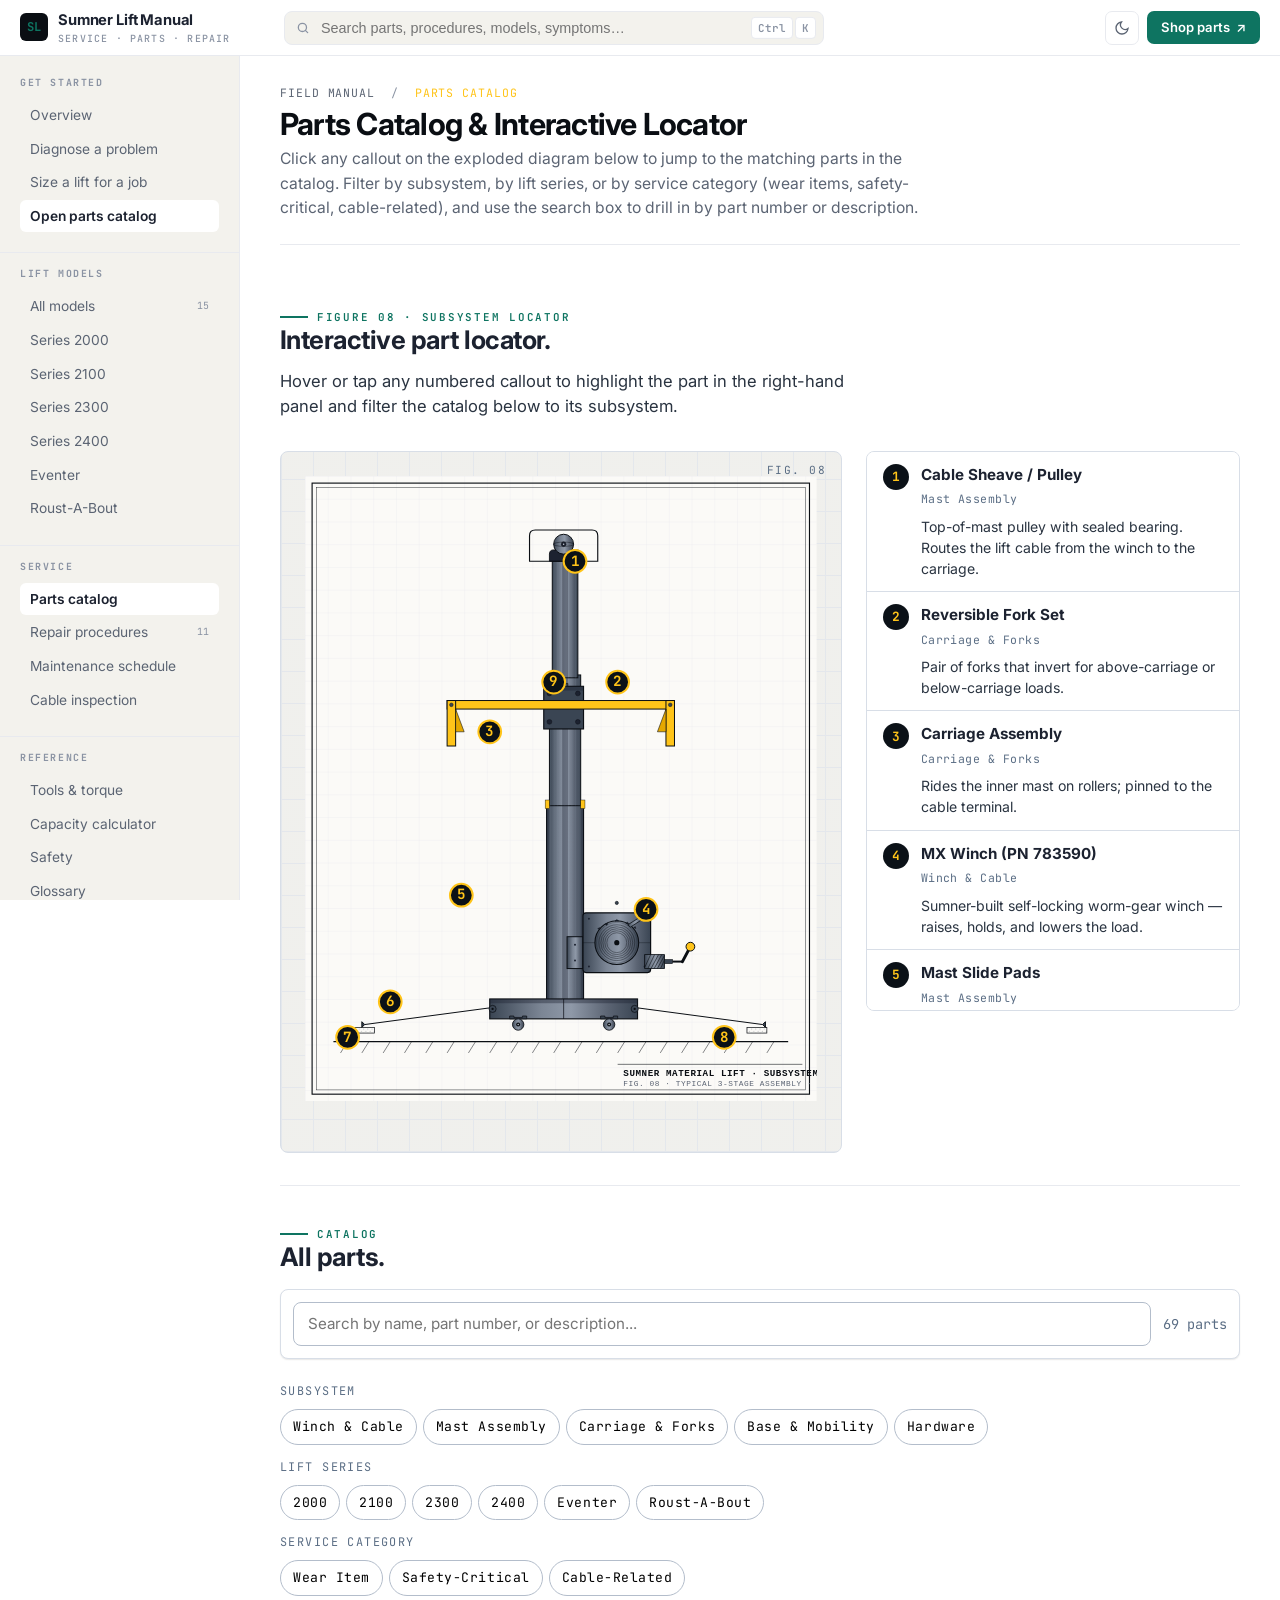
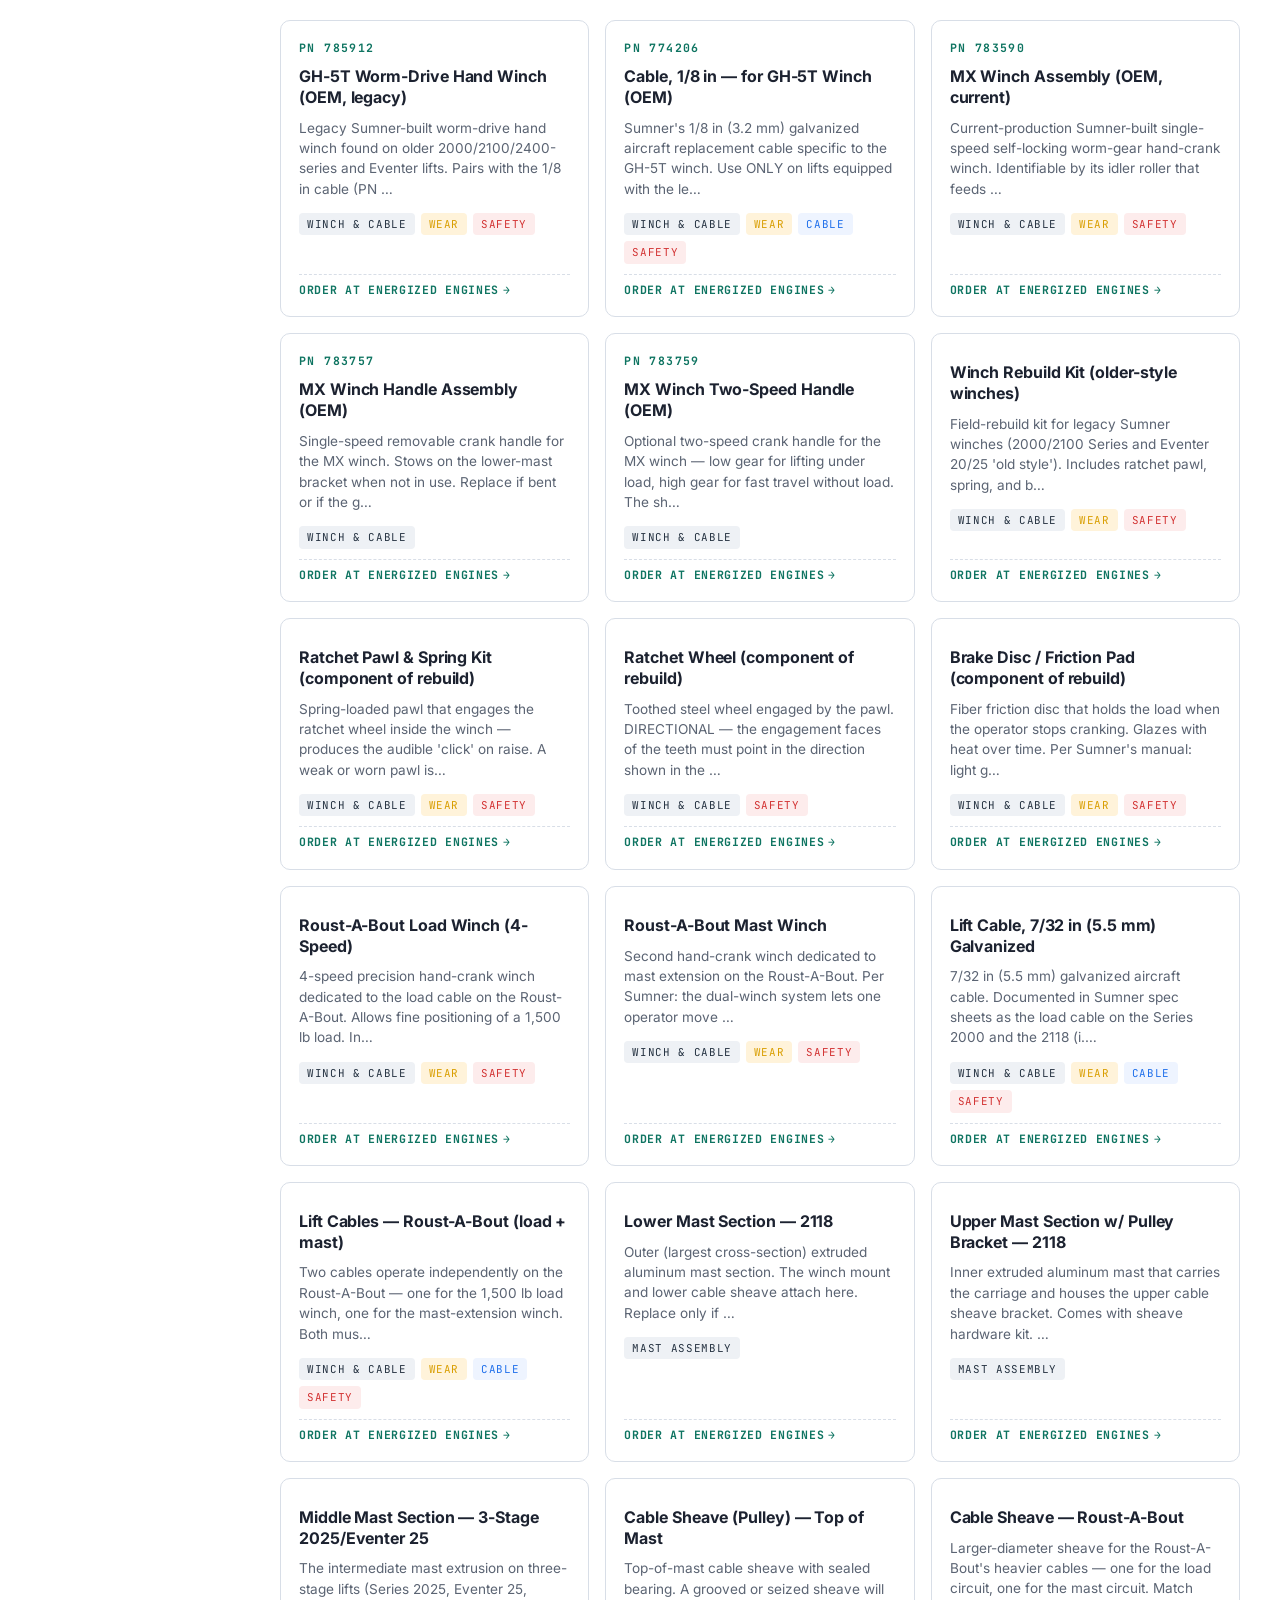
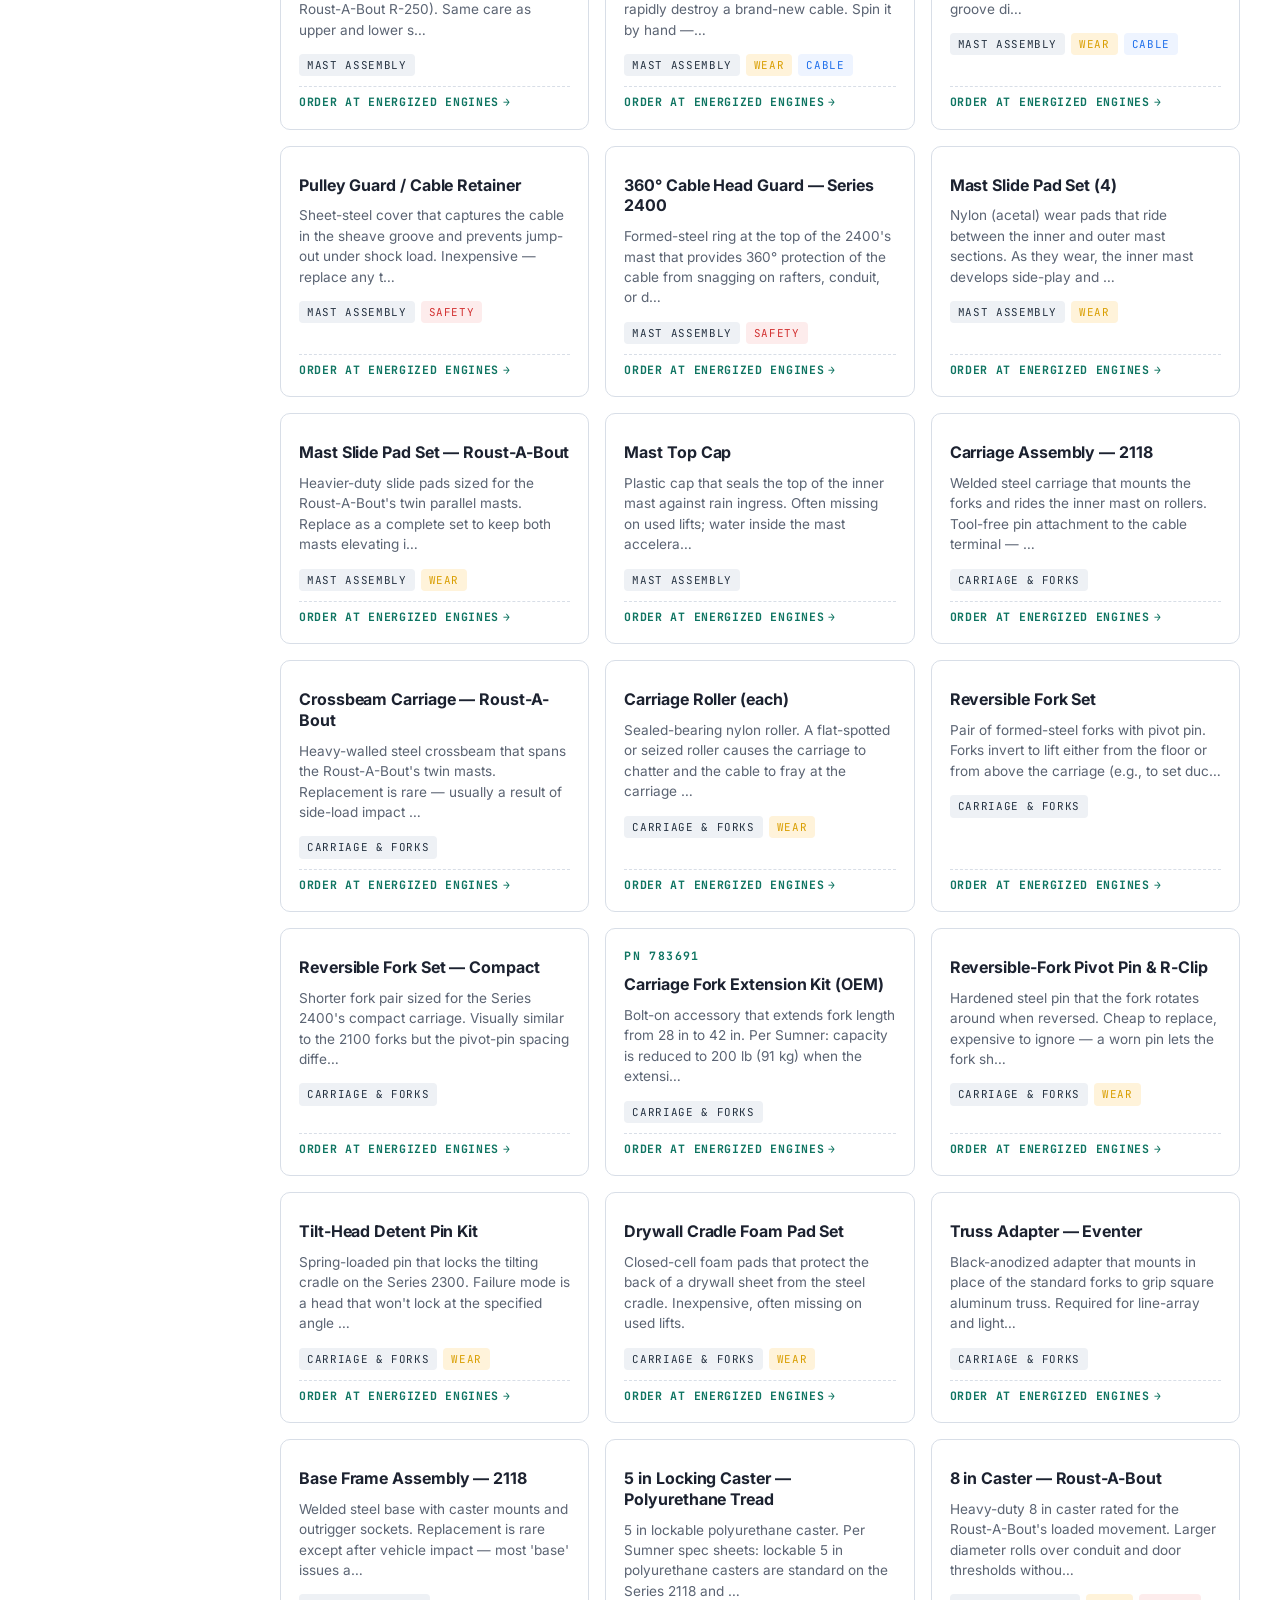
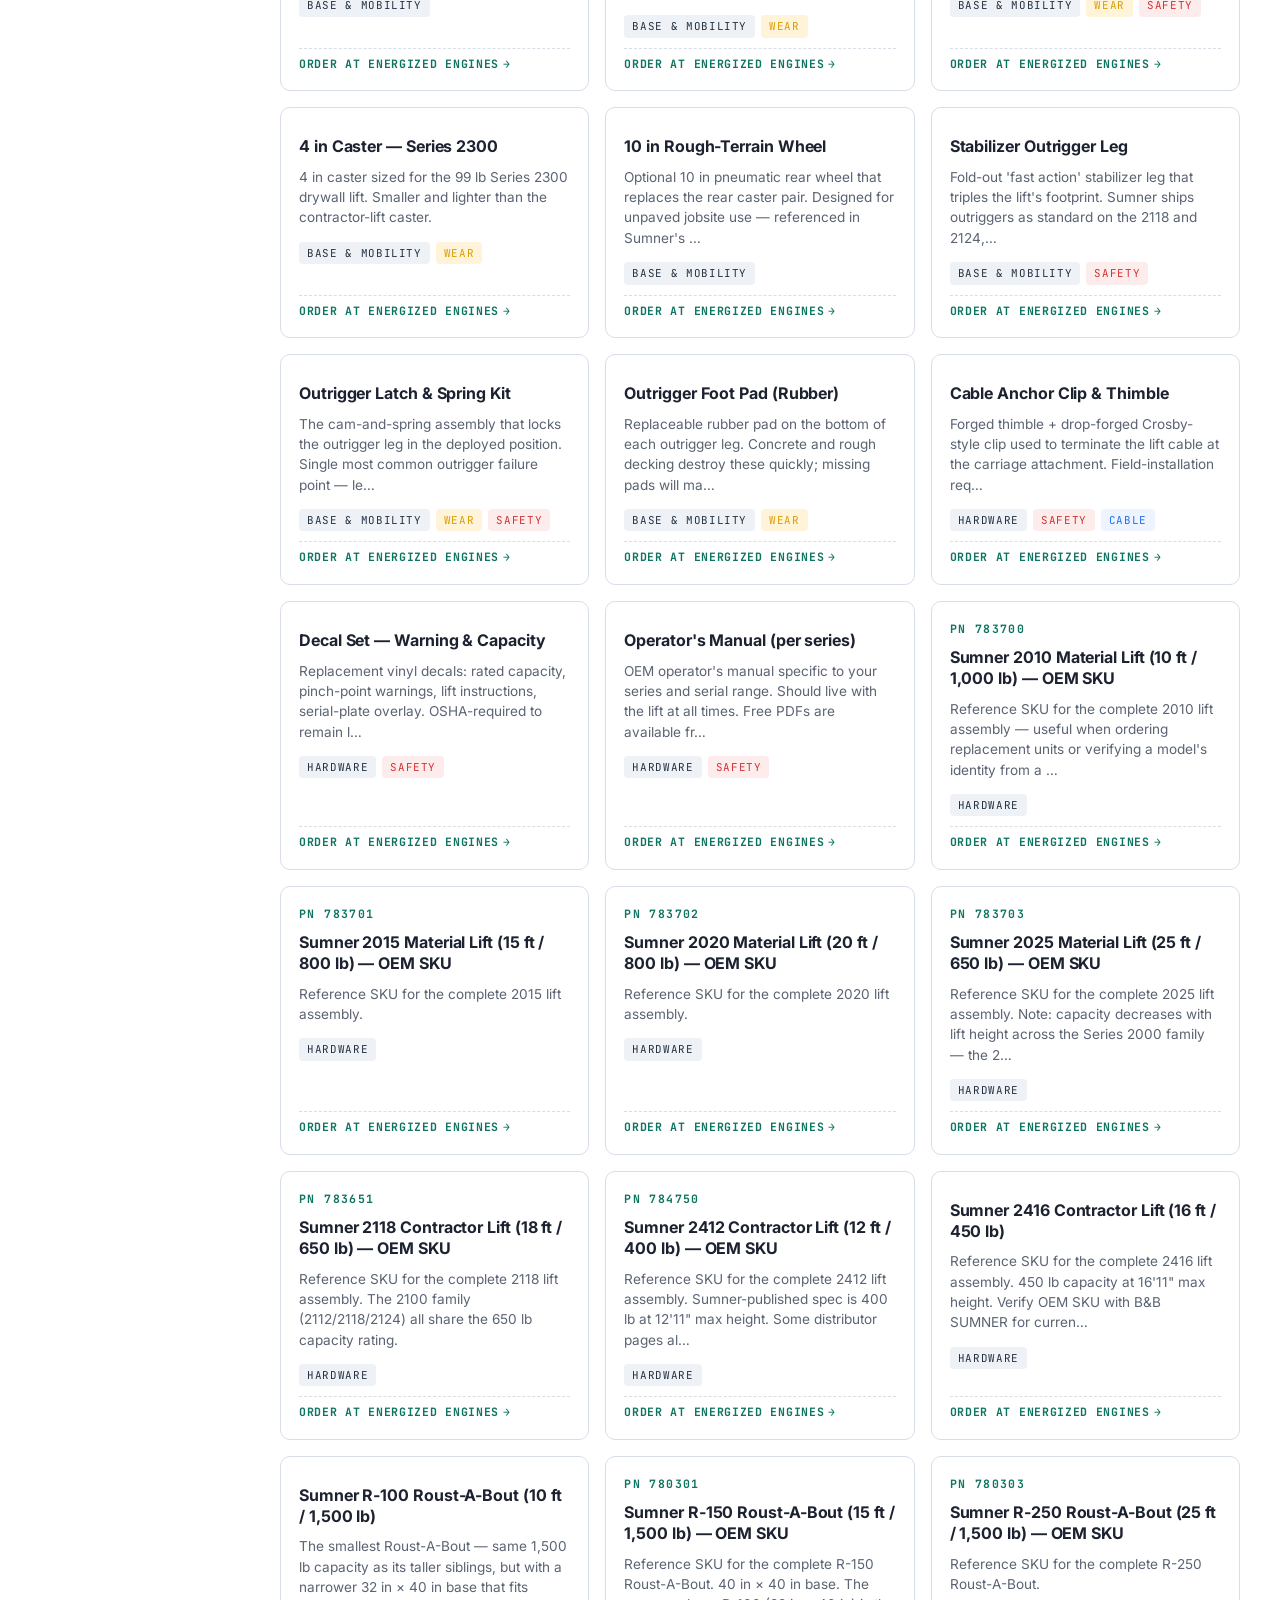
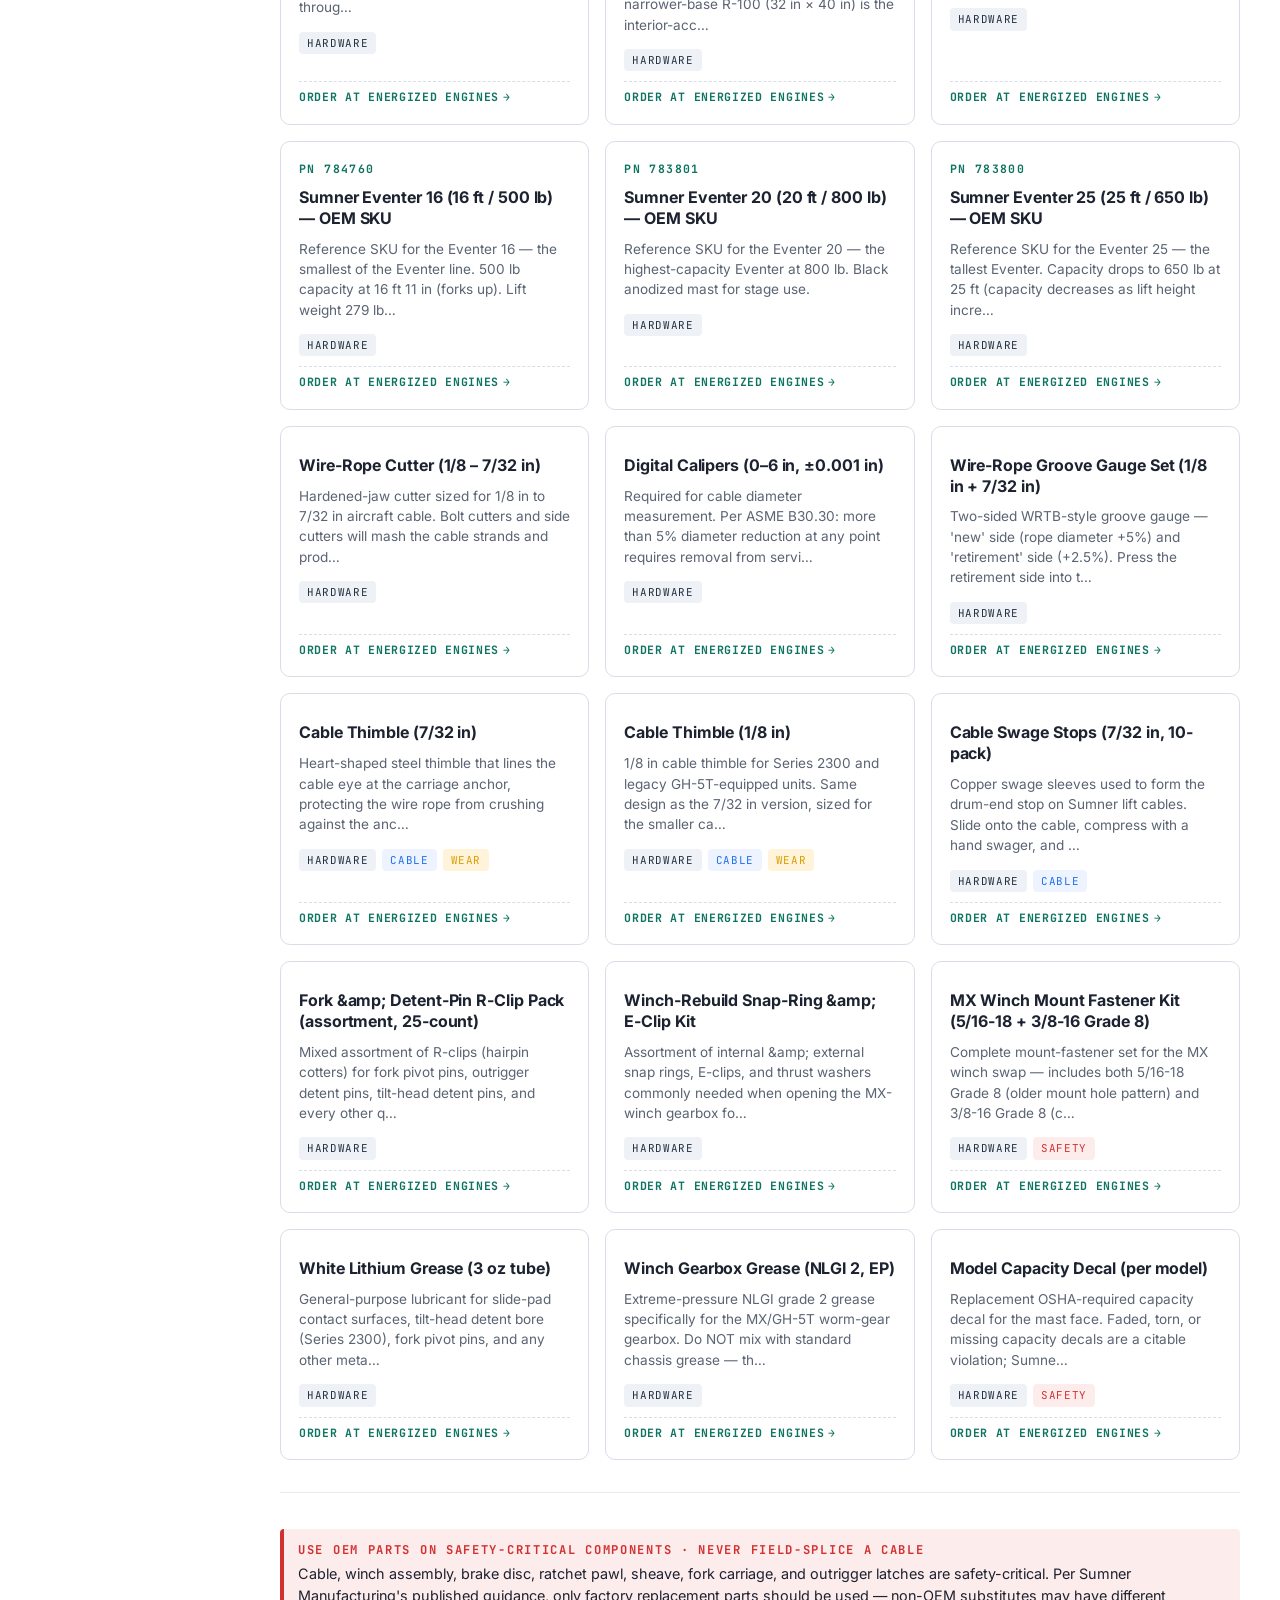
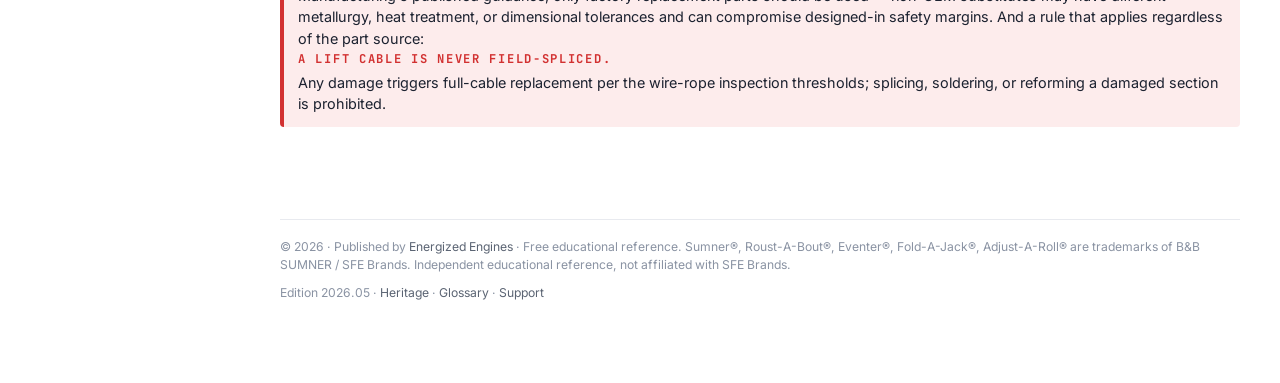
<file: parts.html>
<!doctype html>
<html lang="en">
<head>
<meta charset="utf-8" />
<meta name="viewport" content="width=device-width, initial-scale=1" />
<title>Parts Catalog — Sumner Lift Field Manual</title>
<meta name="description" content="Searchable, filterable catalog of Sumner lift parts: winch, mast, carriage, base, and hardware. Includes interactive exploded diagram." />
<link href="https://fonts.googleapis.com/css2?family=Inter:wght@400;500;600;700&family=JetBrains+Mono:wght@400;500;600;700&display=swap" rel="stylesheet" />
<link rel="stylesheet" href="css/styles.css" />
<link rel="icon" href="data:image/svg+xml,%3Csvg xmlns='http://www.w3.org/2000/svg' viewBox='0 0 32 32'%3E%3Crect width='32' height='32' rx='6' fill='%230a0e13'/%3E%3Ctext x='50%25' y='58%25' font-family='monospace' font-size='14' font-weight='700' fill='%230e7461' text-anchor='middle'%3ESL%3C/text%3E%3C/svg%3E" />
</head>
<body class="app-page">
<!-- ═══ APP-SHELL TOPBAR (unified across every page) ═══ -->
<header class="app-topbar">
  <div class="app-topbar-inner">
    <a href="index.html" class="app-brand">
      <div class="app-brand-mark">SL</div>
      <div class="app-brand-name">Sumner Lift Manual<small>Service · Parts · Repair</small></div>
    </a>

    <div class="app-search">
      <input type="search" id="site-search" placeholder="Search parts, procedures, models, symptoms…" aria-label="Search the manual" autocomplete="off" />
      <span class="app-search-kbd"><kbd id="kbd-mod">⌘</kbd><kbd>K</kbd></span>
      <div class="search-results" id="search-results"></div>
    </div>

    <div class="app-topbar-actions">
      <button class="app-mobile-toggle app-icon-btn" aria-label="Open menu" onclick="document.querySelector('.app-sidebar').classList.add('open'); document.querySelector('.app-mobile-backdrop').classList.add('open');">≡</button>
      <button class="app-icon-btn theme-toggle" onclick="toggleTheme()" aria-label="Toggle theme" title="Toggle theme"></button>
      <a class="app-shop-btn" href="https://www.energizedengines.com/collections/all-parts" target="_blank" rel="sponsored noopener"><span>Shop parts</span></a>
    </div>
  </div>
</header>

<div class="app-mobile-backdrop" onclick="document.querySelector('.app-sidebar').classList.remove('open'); this.classList.remove('open');"></div>

<div class="app-shell">

  <aside class="app-sidebar">
    <div class="app-nav-group">
      <h6>Get started</h6>
      <ul>
        <li><a href="index.html">Overview</a></li>
        <li><a href="troubleshooting.html">Diagnose a problem</a></li>
        <li><a href="sizing.html">Size a lift for a job</a></li>
        <li><a href="parts.html" class="active">Open parts catalog</a></li>
      </ul>
    </div>

    <div class="app-nav-group">
      <h6>Lift models</h6>
      <ul>
        <li><a href="models.html">All models <span class="badge">15</span></a></li>
        <li><a href="models.html#series-2000">Series 2000</a></li>
        <li><a href="models.html#series-2100">Series 2100</a></li>
        <li><a href="models.html#series-2300">Series 2300</a></li>
        <li><a href="models.html#series-2400">Series 2400</a></li>
        <li><a href="models.html#eventer">Eventer</a></li>
        <li><a href="models.html#roust-a-bout">Roust-A-Bout</a></li>
      </ul>
    </div>

    <div class="app-nav-group">
      <h6>Service</h6>
      <ul>
        <li><a href="parts.html" class="active">Parts catalog</a></li>
        <li><a href="repairs.html">Repair procedures <span class="badge">11</span></a></li>
        <li><a href="maintenance.html">Maintenance schedule</a></li>
        <li><a href="inspection.html">Cable inspection</a></li>
      </ul>
    </div>

    <div class="app-nav-group">
      <h6>Reference</h6>
      <ul>
        <li><a href="tools.html">Tools &amp; torque</a></li>
        <li><a href="calculators.html">Capacity calculator</a></li>
        <li><a href="safety.html">Safety</a></li>
        <li><a href="glossary.html">Glossary</a></li>
        <li><a href="pipe-equipment.html">Pipe handling</a></li>
        <li><a href="history.html">Heritage</a></li>
      </ul>
    </div>

    <div class="app-nav-group">
      <h6>Support</h6>
      <ul>
        <li><a href="support.html">Warranty &amp; RMA</a></li>
        <li><a class="app-nav-shop" href="https://www.energizedengines.com/collections/all-parts" target="_blank" rel="sponsored noopener">Shop Sumner parts ↗</a></li>
      </ul>
    </div>

    <!-- Lift-context selector in sidebar footer -->
    <div class="app-nav-group app-nav-ctx">
      <h6>Working on</h6>
      <div class="app-ctx-inline">
        <span id="lift-ctx-display" class="app-ctx-current"><em>No lift selected</em></span>
        <button id="lift-ctx-clear" class="app-ctx-clear" title="Clear lift selection" aria-label="Clear lift selection">×</button>
      </div>
      <select id="lift-ctx" class="app-ctx-select" aria-label="Select your lift model">
        <option value="">— select model —</option>
        <optgroup label="Series 2000 · General / HVAC">
          <option value="2010">2010 — 1,000 lb / 11′7″</option>
          <option value="2015">2015 — 800 lb / 16′2″</option>
          <option value="2020">2020 — 800 lb / 20′9″</option>
          <option value="2025">2025 — 650 lb / 25′5″</option>
        </optgroup>
        <optgroup label="Series 2100 · Contractor">
          <option value="2112">2112 — 650 lb / 12′11″</option>
          <option value="2118">2118 — 650 lb / 18′4″</option>
          <option value="2124">2124 — 650 lb / 23′9″</option>
        </optgroup>
        <optgroup label="Series 2300 · Drywall (solo)">
          <option value="2300">2300 — 150 lb</option>
        </optgroup>
        <optgroup label="Series 2400 · Compact / indoor">
          <option value="2412">2412 — 400 lb / 12′11″</option>
          <option value="2416">2416 — 450 lb / 16′11″</option>
        </optgroup>
        <optgroup label="Eventer · Stage / AV">
          <option value="Eventer 16">Eventer 16 — 500 lb / 16′11″</option>
          <option value="Eventer 20">Eventer 20 — 800 lb / 20′</option>
          <option value="Eventer 25">Eventer 25 — 650 lb / 25′</option>
        </optgroup>
        <optgroup label="Roust-A-Bout · Pipe / industrial">
          <option value="R-100">R-100 — 1,500 lb / 10′ (narrow base)</option>
          <option value="R-150">R-150 — 1,500 lb / 15′</option>
          <option value="R-250">R-250 — 1,500 lb / 25′</option>
        </optgroup>
      </select>
    </div>
  </aside>

  <main class="app-main">






<section class="page-head">
  <div class="wrap">
    <div class="breadcrumb"><a href="index.html">Field Manual</a> &nbsp;/&nbsp; <span>Parts Catalog</span></div>
    <h1>Parts Catalog &amp; Interactive Locator</h1>
    <p>Click any callout on the exploded diagram below to jump to the matching parts in the catalog. Filter by subsystem, by lift series, or by service category (wear items, safety-critical, cable-related), and use the search box to drill in by part number or description.</p>
  </div>
</section>

<!-- INTERACTIVE EXPLODED DIAGRAM -->
<section class="section">
  <div class="wrap">
    <div class="eyebrow">Figure 08 · Subsystem locator</div>
    <h2>Interactive part locator.</h2>
    <p class="lead" style="max-width:60ch;">Hover or tap any numbered callout to highlight the part in the right-hand panel and filter the catalog below to its subsystem.</p>

    <div class="diagram-wrap mt-4">
      <div class="schematic" data-fig="08" style="aspect-ratio: 4/5;">
        <svg id="exploded-svg" viewBox="0 0 360 440" width="100%" height="100%" xmlns="http://www.w3.org/2000/svg" aria-label="Exploded technical diagram of a Sumner material lift with numbered subsystem callouts">
          <defs>
            <pattern id="xg" width="16" height="16" patternUnits="userSpaceOnUse">
              <path d="M16 0 L0 0 L0 16" fill="none" stroke="#e2e5eb" stroke-width="0.35"/>
            </pattern>
            <pattern id="xalu" width="2.5" height="2.5" patternUnits="userSpaceOnUse">
              <line x1="0" y1="0" x2="0" y2="2.5" stroke="#8a93a3" stroke-width="0.22" opacity=".7"/>
            </pattern>
            <linearGradient id="xst" x1="0" x2="1">
              <stop offset="0" stop-color="#3a4553"/><stop offset="0.35" stop-color="#7c8695"/>
              <stop offset="0.55" stop-color="#8f99a8"/><stop offset="0.8" stop-color="#5b6473"/>
              <stop offset="1" stop-color="#3a4553"/>
            </linearGradient>
            <linearGradient id="xcable" x1="0" x2="1">
              <stop offset="0" stop-color="#5b6473"/><stop offset="0.5" stop-color="#c8cdd6"/>
              <stop offset="1" stop-color="#5b6473"/>
            </linearGradient>
            <pattern id="xrb" width="3" height="3" patternUnits="userSpaceOnUse">
              <circle cx="0.75" cy="0.75" r="0.3" fill="#1c2230" opacity=".5"/>
              <circle cx="2.25" cy="2.25" r="0.3" fill="#1c2230" opacity=".5"/>
            </pattern>
          </defs>

          <!-- Blueprint paper -->
          <rect width="360" height="440" fill="#fbfaf7"/>
          <rect width="360" height="440" fill="url(#xg)"/>
          <rect x="5" y="5" width="350" height="430" fill="none" stroke="#0a0e13" stroke-width="0.8"/>
          <rect x="8" y="8" width="344" height="424" fill="none" stroke="#0a0e13" stroke-width="0.3"/>

          <!-- ===== ASSEMBLY (center vertical stack) ===== -->

          <!-- OUTER MAST -->
          <rect x="170" y="230" width="26" height="140" fill="url(#xst)" stroke="#0a0e13" stroke-width="0.8"/>
          <rect x="170" y="230" width="26" height="140" fill="url(#xalu)"/>
          <rect x="181" y="230" width="4" height="140" fill="#1c2230" opacity=".35"/>
          <rect x="170" y="230" width="1.5" height="140" fill="#1c2230" opacity=".35"/>
          <rect x="194.5" y="230" width="1.5" height="140" fill="#1c2230" opacity=".35"/>

          <!-- MIDDLE MAST -->
          <rect x="172" y="140" width="22" height="92" fill="url(#xst)" stroke="#0a0e13" stroke-width="0.7"/>
          <rect x="172" y="140" width="22" height="92" fill="url(#xalu)"/>
          <rect x="181" y="140" width="4" height="92" fill="#1c2230" opacity=".35"/>

          <!-- SLIDE PADS at mast joint ── hotspot 5 -->
          <rect x="169" y="228" width="3" height="6" fill="#ffc419" stroke="#0a0e13" stroke-width="0.3"/>
          <rect x="194" y="228" width="3" height="6" fill="#ffc419" stroke="#0a0e13" stroke-width="0.3"/>

          <!-- INNER MAST -->
          <rect x="174" y="60" width="18" height="82" fill="url(#xst)" stroke="#0a0e13" stroke-width="0.7"/>
          <rect x="174" y="60" width="18" height="82" fill="url(#xalu)"/>
          <rect x="181" y="60" width="4" height="82" fill="#1c2230" opacity=".35"/>

          <!-- MAST TOP CAP -->
          <path d="M 172 60 L 172 55 Q 172 52 175 52 L 191 52 Q 194 52 194 55 L 194 60 Z"
                fill="#1c2230" stroke="#0a0e13" stroke-width="0.6"/>

          <!-- PULLEY GUARD + SHEAVE ── hotspot 1 -->
          <path d="M 158 42 L 158 60 L 206 60 L 206 42 Q 206 38 202 38 L 162 38 Q 158 38 158 42 Z"
                fill="none" stroke="#0a0e13" stroke-width="0.8"/>
          <circle cx="182" cy="48" r="7" fill="url(#xst)" stroke="#0a0e13" stroke-width="0.7"/>
          <ellipse cx="182" cy="48" rx="7" ry="1.5" fill="none" stroke="#0a0e13" stroke-width="0.3"/>
          <circle cx="182" cy="48" r="1.7" fill="#1c2230" stroke="#0a0e13" stroke-width="0.3"/>
          <circle cx="182" cy="48" r="0.5" fill="#c8cdd6"/>

          <!-- CABLE from sheave to carriage -->
          <line x1="182" y1="55" x2="182" y2="146" stroke="url(#xcable)" stroke-width="1.3"/>

          <!-- ANCHOR CLIP at carriage end ── hotspot 9 -->
          <g transform="translate(182, 146)">
            <path d="M -3 0 L 3 0 L 3 4 L -3 4 Z" fill="#3a4553" stroke="#0a0e13" stroke-width="0.4"/>
            <circle cx="-1.5" cy="2" r="0.5" fill="#c8cdd6"/>
            <circle cx="1.5" cy="2" r="0.5" fill="#c8cdd6"/>
          </g>

          <!-- CARRIAGE ── hotspot 3 -->
          <rect x="168" y="148" width="28" height="30" fill="#3a4553" stroke="#0a0e13" stroke-width="0.8"/>
          <rect x="168" y="148" width="28" height="3" fill="#1c2230" opacity=".4"/>
          <!-- Rollers (4) -->
          <circle cx="172" cy="153" r="1.7" fill="#1c2230" stroke="#0a0e13" stroke-width="0.3"/>
          <circle cx="192" cy="153" r="1.7" fill="#1c2230" stroke="#0a0e13" stroke-width="0.3"/>
          <circle cx="172" cy="173" r="1.7" fill="#1c2230" stroke="#0a0e13" stroke-width="0.3"/>
          <circle cx="192" cy="173" r="1.7" fill="#1c2230" stroke="#0a0e13" stroke-width="0.3"/>

          <!-- FORKS (safety yellow) ── hotspot 2 -->
          <rect x="100" y="158" width="160" height="6" fill="#ffc419" stroke="#0a0e13" stroke-width="0.7"/>
          <rect x="100" y="158" width="6" height="32" fill="#ffc419" stroke="#0a0e13" stroke-width="0.7"/>
          <rect x="254" y="158" width="6" height="32" fill="#ffc419" stroke="#0a0e13" stroke-width="0.7"/>
          <circle cx="103" cy="161" r="1.3" fill="#3a4553" stroke="#0a0e13" stroke-width="0.3"/>
          <circle cx="257" cy="161" r="1.3" fill="#3a4553" stroke="#0a0e13" stroke-width="0.3"/>
          <path d="M 106 164 L 106 180 L 112 180 Z" fill="#e5a800" stroke="#0a0e13" stroke-width="0.4"/>
          <path d="M 254 164 L 254 180 L 248 180 Z" fill="#e5a800" stroke="#0a0e13" stroke-width="0.4"/>

          <!-- WINCH ── hotspot 4 · MX-style worm-gear ratchet, cutaway showing internals
               drawn 1.4× so the drum/pawl/worm read at a glance -->
          <g transform="translate(246,320) scale(1.4)">
            <!-- Mount bracket to mast -->
            <rect x="-44" y="3" width="8" height="16" fill="url(#xst)" stroke="#0a0e13" stroke-width="0.5"/>
            <circle cx="-40" cy="7" r="0.5" fill="#1c2230"/>
            <circle cx="-40" cy="15" r="0.5" fill="#1c2230"/>
            <!-- Gearbox housing (steel) -->
            <rect x="-36" y="-9" width="34" height="30" rx="1.5" fill="url(#xst)" stroke="#0a0e13" stroke-width="0.6"/>
            <circle cx="-33" cy="-6" r="0.5" fill="#1c2230"/>
            <circle cx="-5" cy="-6" r="0.5" fill="#1c2230"/>
            <circle cx="-33" cy="18" r="0.5" fill="#1c2230"/>
            <circle cx="-5" cy="18" r="0.5" fill="#1c2230"/>
            <!-- Housing parting seam -->
            <line x1="-36" y1="6" x2="-2" y2="6" stroke="#0a0e13" stroke-width="0.3" opacity="0.55"/>
            <!-- Drum end-on with visible cable wraps -->
            <circle cx="-19" cy="6" r="11" fill="url(#xst)" stroke="#0a0e13" stroke-width="0.55"/>
            <circle cx="-19" cy="6" r="10.2" fill="none" stroke="#0a0e13" stroke-width="0.2" opacity="0.55"/>
            <g fill="none" stroke="#0a0e13" stroke-width="0.28" opacity="0.7">
              <circle cx="-19" cy="6" r="5"/><circle cx="-19" cy="6" r="6"/>
              <circle cx="-19" cy="6" r="7"/><circle cx="-19" cy="6" r="8"/>
              <circle cx="-19" cy="6" r="9"/>
            </g>
            <circle cx="-19" cy="6" r="1.3" fill="#0a0e13"/>
            <!-- Cable exit routing up to mast/sheave -->
            <line x1="-19" y1="-5" x2="-19" y2="-14" stroke="url(#xcable)" stroke-width="1"/>
            <circle cx="-19" cy="-14" r="0.8" fill="#3a4553" stroke="#0a0e13" stroke-width="0.3"/>
            <!-- Ratchet teeth on drum flange -->
            <g fill="#1c2230" stroke="#0a0e13" stroke-width="0.2">
              <path d="M -19.9 -4.8 l 1 -0.9 l 0.9 0.9 z"/>
              <path d="M -14.5 -3.7 l 0.9 -0.7 l 0.5 1 z"/>
              <path d="M -23.5 -3.7 l -0.5 1 l -0.9 -0.7 z"/>
              <path d="M -10.5 -1.6 l 0.8 -0.5 l 0.3 1 z"/>
              <path d="M -27.5 -1.6 l -0.3 1 l -0.8 -0.5 z"/>
            </g>
            <!-- Spring-loaded ratchet pawl -->
            <circle cx="-7" cy="-7" r="1.1" fill="#3a4553" stroke="#0a0e13" stroke-width="0.4"/>
            <circle cx="-7" cy="-7" r="0.35" fill="#0a0e13"/>
            <path d="M -7 -7 L -13.5 -3 L -12.2 -1.8 L -6 -5.8 Z" fill="url(#xst)" stroke="#0a0e13" stroke-width="0.4"/>
            <path d="M -5.5 -7.3 q 1.2 -1.4 2.5 -0.8 q 1.3 0.6 0.3 1.9 q -1 1.2 -2.4 0.5" fill="none" stroke="#0a0e13" stroke-width="0.4"/>
            <circle cx="-2.7" cy="-5.2" r="0.5" fill="#3a4553" stroke="#0a0e13" stroke-width="0.25"/>
            <!-- Worm gear on crank input shaft (helical thread lines) -->
            <rect x="-5" y="12" width="10" height="7" fill="url(#xst)" stroke="#0a0e13" stroke-width="0.4"/>
            <g stroke="#0a0e13" stroke-width="0.3">
              <line x1="-5" y1="18.5" x2="-2" y2="12"/><line x1="-3.4" y1="19" x2="0" y2="12"/>
              <line x1="-1.8" y1="19" x2="2" y2="12"/><line x1="-0.2" y1="19" x2="3.6" y2="12"/>
              <line x1="1.4" y1="19" x2="5" y2="12.4"/><line x1="3" y1="19" x2="5" y2="14.6"/>
            </g>
            <!-- Crank shaft + arm -->
            <rect x="5" y="14.5" width="4" height="2" fill="#3a4553" stroke="#0a0e13" stroke-width="0.3"/>
            <line x1="9" y1="15.5" x2="14" y2="15.5" stroke="#0a0e13" stroke-width="1"/>
            <line x1="14" y1="15.5" x2="18" y2="8" stroke="#0a0e13" stroke-width="1.5" stroke-linecap="round"/>
            <!-- Safety yellow crank knob -->
            <circle cx="18" cy="8" r="2.2" fill="#ffc419" stroke="#0a0e13" stroke-width="0.5"/>
          </g>

          <!-- BASE WELDMENT -->
          <rect x="130" y="368" width="104" height="14" fill="url(#xst)" stroke="#0a0e13" stroke-width="0.8"/>
          <rect x="130" y="368" width="104" height="3" fill="#1c2230" opacity=".4"/>
          <line x1="182" y1="368" x2="182" y2="382" stroke="#0a0e13" stroke-width="0.5"/>

          <!-- OUTRIGGERS ── hotspot 6 -->
          <path d="M 132 374 L 42 386 L 40 384 L 40 388 L 42 386" fill="url(#xst)" stroke="#0a0e13" stroke-width="0.7"/>
          <path d="M 232 374 L 322 386 L 324 384 L 324 388 L 322 386" fill="url(#xst)" stroke="#0a0e13" stroke-width="0.7"/>
          <circle cx="132" cy="375" r="2.5" fill="#3a4553" stroke="#0a0e13" stroke-width="0.5"/>
          <circle cx="132" cy="375" r="0.8" fill="#0a0e13"/>
          <circle cx="232" cy="375" r="2.5" fill="#3a4553" stroke="#0a0e13" stroke-width="0.5"/>
          <circle cx="232" cy="375" r="0.8" fill="#0a0e13"/>

          <!-- FOOT PADS ── hotspot 8 -->
          <rect x="35" y="388" width="14" height="4" fill="url(#xrb)" stroke="#0a0e13" stroke-width="0.5"/>
          <rect x="311" y="388" width="14" height="4" fill="url(#xrb)" stroke="#0a0e13" stroke-width="0.5"/>

          <!-- CASTERS ── hotspot 7 (front pair visible in elevation) -->
          <g transform="translate(150, 382)">
            <path d="M -6 -2 L -6 0 L 6 0 L 6 -2 L 3 -2 L 3 -1 L -3 -1 L -3 -2 Z" fill="#3a4553" stroke="#0a0e13" stroke-width="0.5"/>
            <circle cx="0" cy="4" r="4" fill="url(#xst)" stroke="#0a0e13" stroke-width="0.6"/>
            <circle cx="0" cy="4" r="1.4" fill="#0a0e13"/>
            <circle cx="0" cy="4" r="0.5" fill="#c8cdd6"/>
          </g>
          <g transform="translate(214, 382)">
            <path d="M -6 -2 L -6 0 L 6 0 L 6 -2 L 3 -2 L 3 -1 L -3 -1 L -3 -2 Z" fill="#3a4553" stroke="#0a0e13" stroke-width="0.5"/>
            <circle cx="0" cy="4" r="4" fill="url(#xst)" stroke="#0a0e13" stroke-width="0.6"/>
            <circle cx="0" cy="4" r="1.4" fill="#0a0e13"/>
            <circle cx="0" cy="4" r="0.5" fill="#c8cdd6"/>
          </g>

          <!-- Ground line -->
          <line x1="20" y1="398" x2="340" y2="398" stroke="#0a0e13" stroke-width="1"/>
          <g stroke="#0a0e13" stroke-width="0.35">
            <line x1="30" y1="398" x2="25" y2="406"/><line x1="45" y1="398" x2="40" y2="406"/>
            <line x1="60" y1="398" x2="55" y2="406"/><line x1="75" y1="398" x2="70" y2="406"/>
            <line x1="90" y1="398" x2="85" y2="406"/><line x1="105" y1="398" x2="100" y2="406"/>
            <line x1="120" y1="398" x2="115" y2="406"/><line x1="135" y1="398" x2="130" y2="406"/>
            <line x1="150" y1="398" x2="145" y2="406"/><line x1="165" y1="398" x2="160" y2="406"/>
            <line x1="180" y1="398" x2="175" y2="406"/><line x1="195" y1="398" x2="190" y2="406"/>
            <line x1="210" y1="398" x2="205" y2="406"/><line x1="225" y1="398" x2="220" y2="406"/>
            <line x1="240" y1="398" x2="235" y2="406"/><line x1="255" y1="398" x2="250" y2="406"/>
            <line x1="270" y1="398" x2="265" y2="406"/><line x1="285" y1="398" x2="280" y2="406"/>
            <line x1="300" y1="398" x2="295" y2="406"/><line x1="315" y1="398" x2="310" y2="406"/>
            <line x1="330" y1="398" x2="325" y2="406"/>
          </g>

          <!-- Title block -->
          <g>
            <line x1="220" y1="414" x2="350" y2="414" stroke="#0a0e13" stroke-width="0.4"/>
            <text x="224" y="422" font-family="ui-monospace,monospace" font-size="6.5" font-weight="700" fill="#0a0e13" letter-spacing="0.4">SUMNER MATERIAL LIFT · SUBSYSTEMS</text>
            <text x="224" y="429" font-family="ui-monospace,monospace" font-size="5.5" fill="#5b6473" letter-spacing="0.4">FIG. 08 · TYPICAL 3-STAGE ASSEMBLY · N.T.S.</text>
          </g>
          <!-- (Hotspot numbered balloons injected by JS) -->
        </svg>
      </div>

      <ul class="hotspot-list" id="hotspot-list"></ul>
    </div>
  </div>
</section>

<!-- CATALOG -->
<section class="section section--steel">
  <div class="wrap">
    <div class="eyebrow">Catalog</div>
    <h2>All parts.</h2>

    <div class="parts-toolbar mt-2">
      <input type="search" id="parts-search" placeholder="Search by name, part number, or description..." aria-label="Search parts" />
      <span id="parts-count" style="font-family:var(--mono);font-size:.85rem;color:var(--steel-500);"></span>
    </div>

    <div style="margin-bottom:14px;">
      <div style="font-family:var(--mono);font-size:.74rem;letter-spacing:.12em;text-transform:uppercase;color:var(--steel-500);margin-bottom:8px;">Subsystem</div>
      <div class="chip-row">
        <button class="chip" data-group="Winch & Cable">Winch &amp; Cable</button>
        <button class="chip" data-group="Mast Assembly">Mast Assembly</button>
        <button class="chip" data-group="Carriage & Forks">Carriage &amp; Forks</button>
        <button class="chip" data-group="Base & Mobility">Base &amp; Mobility</button>
        <button class="chip" data-group="Hardware">Hardware</button>
      </div>
    </div>

    <div style="margin-bottom:14px;">
      <div style="font-family:var(--mono);font-size:.74rem;letter-spacing:.12em;text-transform:uppercase;color:var(--steel-500);margin-bottom:8px;">Lift Series</div>
      <div class="chip-row">
        <button class="chip" data-series="2000">2000</button>
        <button class="chip" data-series="2100">2100</button>
        <button class="chip" data-series="2300">2300</button>
        <button class="chip" data-series="2400">2400</button>
        <button class="chip" data-series="Eventer">Eventer</button>
        <button class="chip" data-series="Roust-A-Bout">Roust-A-Bout</button>
      </div>
    </div>

    <div style="margin-bottom:24px;">
      <div style="font-family:var(--mono);font-size:.74rem;letter-spacing:.12em;text-transform:uppercase;color:var(--steel-500);margin-bottom:8px;">Service Category</div>
      <div class="chip-row">
        <button class="chip" data-tag="wear">Wear Item</button>
        <button class="chip" data-tag="safety">Safety-Critical</button>
        <button class="chip" data-tag="cable">Cable-Related</button>
      </div>
    </div>

    <div id="parts-grid" class="parts-grid"></div>
  </div>
</section>

<!-- ORDERING NOTE -->
<section class="section section--tight">
  <div class="wrap">
    <div class="callout callout--danger">
      <strong>Use OEM Parts on Safety-Critical Components &middot; NEVER field-splice a cable</strong>
      Cable, winch assembly, brake disc, ratchet pawl, sheave, fork carriage, and outrigger latches are safety-critical. Per Sumner Manufacturing&apos;s published guidance, only factory replacement parts should be used &mdash; non-OEM substitutes may have different metallurgy, heat treatment, or dimensional tolerances and can compromise designed-in safety margins. And a rule that applies regardless of the part source: <strong>a lift cable is never field-spliced.</strong> Any damage triggers full-cable replacement per the wire-rope inspection thresholds; splicing, soldering, or reforming a damaged section is prohibited.
    </div>
  </div>
</section>

<!-- MODAL -->
<div class="modal-backdrop" id="modal" role="dialog" aria-modal="true">
  <div class="modal" onclick="event.stopPropagation()">
    <div class="modal-head">
      <div>
        <div class="pn" style="font-family:var(--mono);font-size:.78rem;letter-spacing:.06em;color:var(--safety-orange);font-weight:600;" id="m-pn"></div>
        <h3 id="m-name" style="margin-top:6px;"></h3>
        <div id="m-group" style="font-family:var(--mono);font-size:.78rem;color:var(--steel-500);text-transform:uppercase;letter-spacing:.1em;margin-top:4px;"></div>
      </div>
      <button class="close-btn" aria-label="Close">&times;</button>
    </div>
    <div class="modal-body">
      <p id="m-desc" style="font-size:1rem;color:var(--ink-soft);"></p>
      <div class="divider"></div>
      <table style="width:100%;font-size:.92rem;">
        <tr><td style="padding:6px 0;color:var(--steel-500);font-family:var(--mono);font-size:.78rem;text-transform:uppercase;letter-spacing:.1em;width:130px;">Fitment</td><td id="m-fits" style="padding:6px 0;"></td></tr>
        <tr><td style="padding:6px 0;color:var(--steel-500);font-family:var(--mono);font-size:.78rem;text-transform:uppercase;letter-spacing:.1em;">Service Interval</td><td id="m-int" style="padding:6px 0;"></td></tr>
        <tr><td style="padding:6px 0;color:var(--steel-500);font-family:var(--mono);font-size:.78rem;text-transform:uppercase;letter-spacing:.1em;vertical-align:top;">Series</td><td id="m-series" style="padding:6px 0;display:flex;flex-wrap:wrap;gap:4px;"></td></tr>
        <tr><td style="padding:6px 0;color:var(--steel-500);font-family:var(--mono);font-size:.78rem;text-transform:uppercase;letter-spacing:.1em;vertical-align:top;">Tags</td><td id="m-tags" style="padding:6px 0;display:flex;flex-wrap:wrap;gap:4px;"></td></tr>
      </table>

      <div class="vendor-modal-row" id="m-buy"></div>

      <p style="font-size:.76rem;color:var(--steel-500);margin-top:14px;line-height:1.5;">
        This manual is published by <strong>Energized Engines</strong> as a free educational reference. Order links go to our store.
      </p>
    </div>
  </div>
</div>

  <!-- App-shell footer -->
  <div class="app-footer">
    <span>© 2026 · Published by <a href="https://www.energizedengines.com/" target="_blank" rel="sponsored noopener">Energized Engines</a> · Free educational reference. Sumner®, Roust-A-Bout®, Eventer®, Fold-A-Jack®, Adjust-A-Roll® are trademarks of B&amp;B SUMNER / SFE Brands. Independent educational reference, not affiliated with SFE Brands.</span>
    <span>Edition 2026.05 · <a href="history.html">Heritage</a> · <a href="glossary.html">Glossary</a> · <a href="support.html">Support</a></span>
  </div>

  </main>

</div>

<script src="js/main.js"></script>
<script src="js/parts-data.js"></script>
<script src="js/parts.js"></script>
<script>
  // ⌘ on Mac, Ctrl elsewhere — mirrors the home-page keybind hint
  (function () {
    var kbd = document.getElementById('kbd-mod');
    if (kbd && !/Mac|iPhone|iPad/.test(navigator.platform || '')) kbd.textContent = 'Ctrl';
  })();
</script>
</body>
</html>
</file>
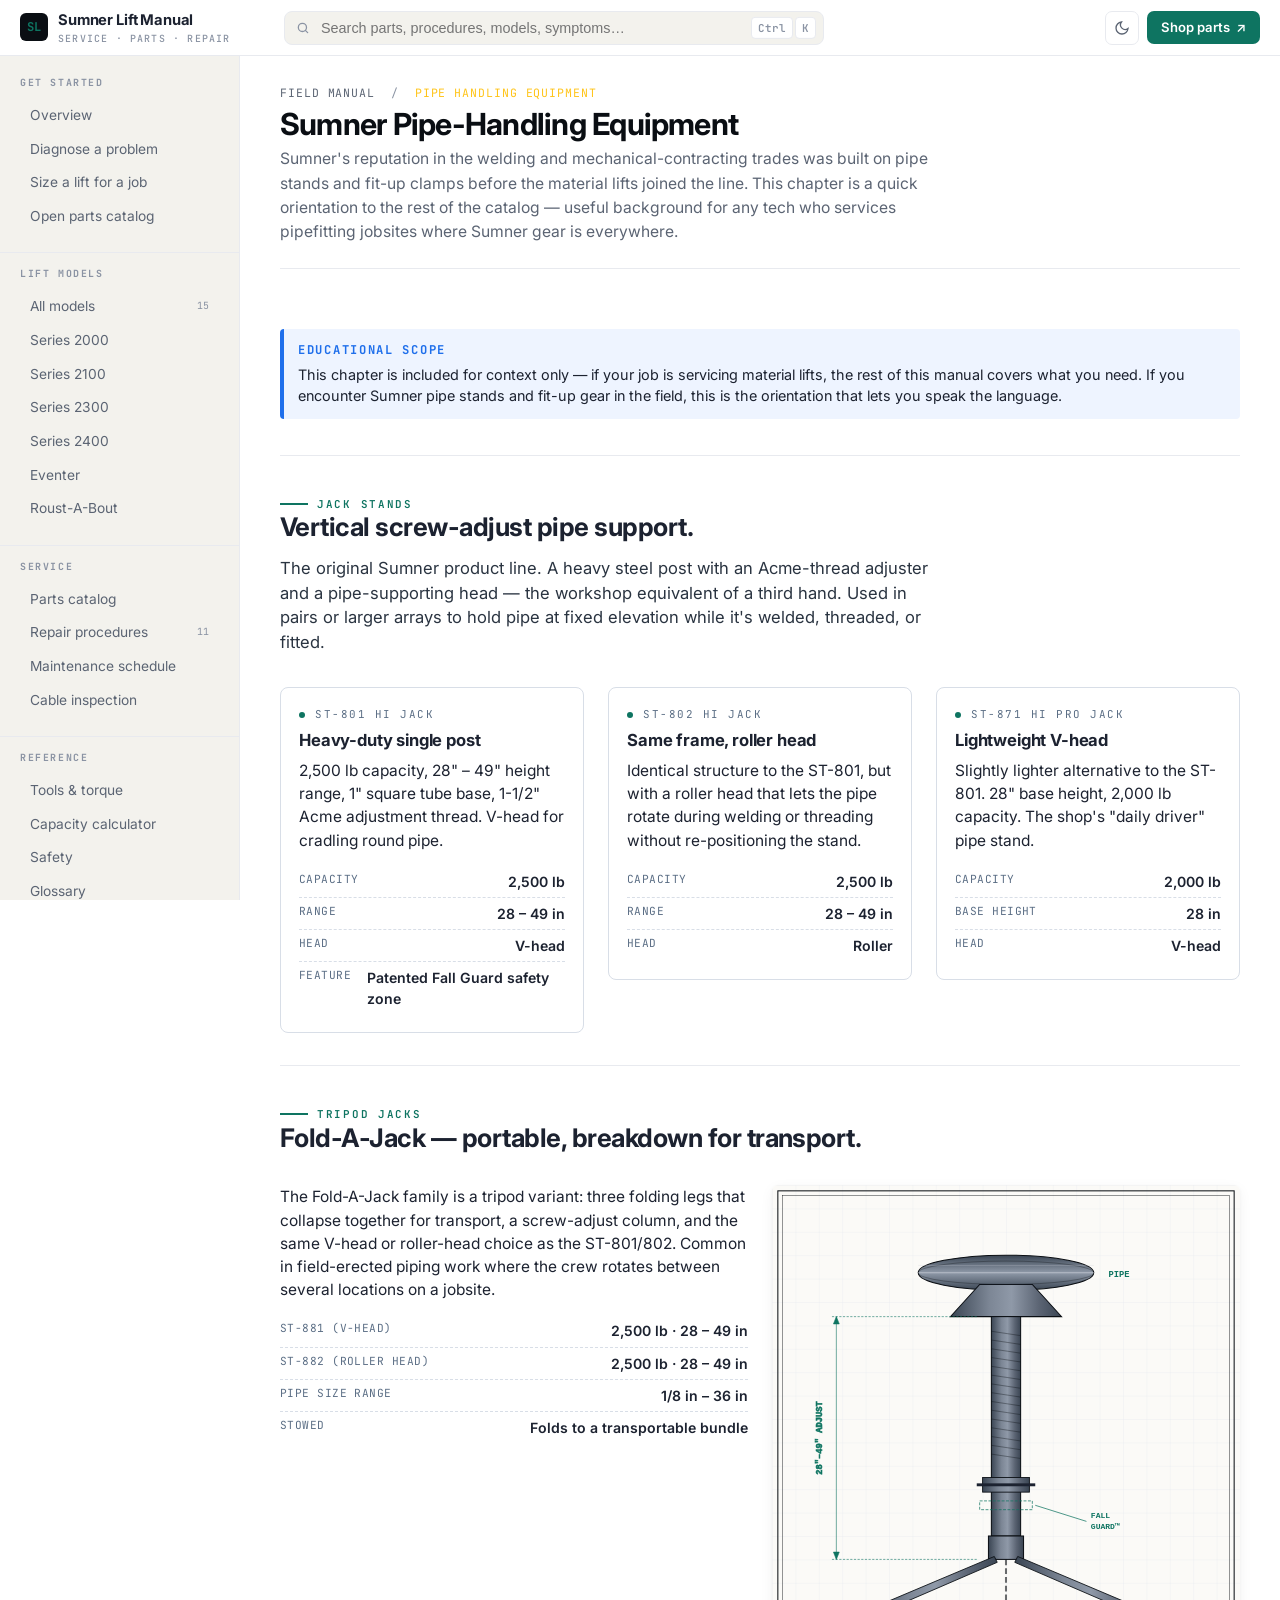
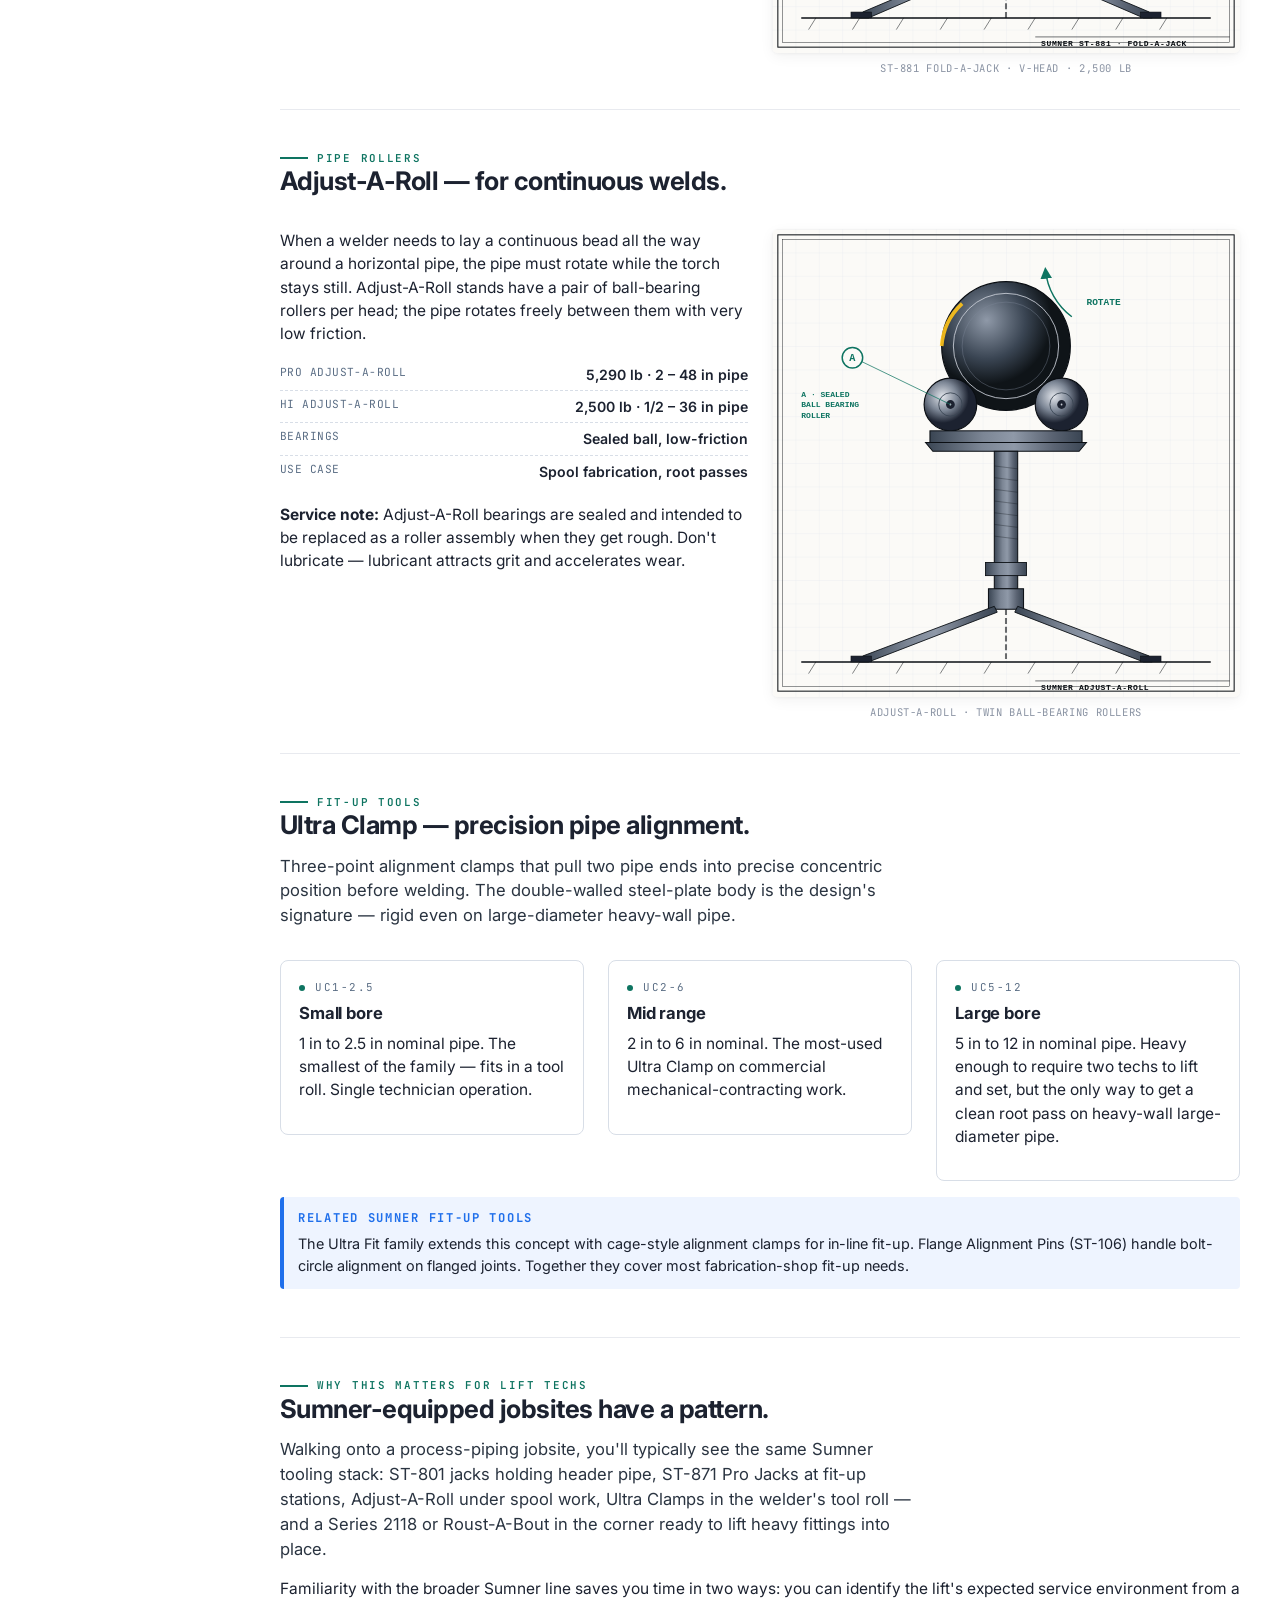
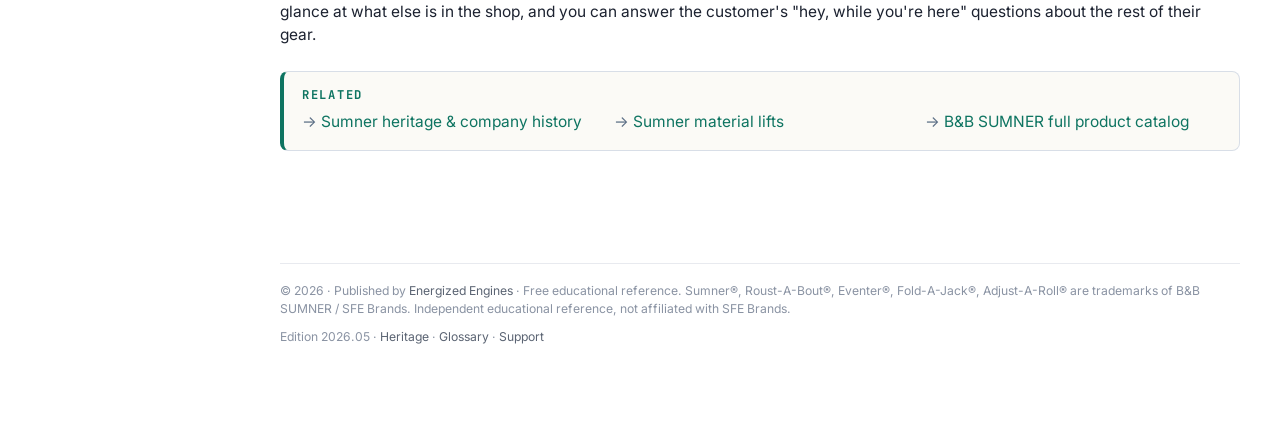
<file: pipe-equipment.html>
<!doctype html>
<html lang="en">
<head>
<meta charset="utf-8" />
<meta name="viewport" content="width=device-width, initial-scale=1" />
<title>Pipe Handling Equipment — Sumner Lift Field Manual</title>
<meta name="description" content="The other half of Sumner's product line — pipe stands, jacks, rollers, and fit-up clamps used in pipefitting, welding, and process-piping fabrication." />
<link href="https://fonts.googleapis.com/css2?family=Inter:wght@400;500;600;700&family=JetBrains+Mono:wght@400;500;600;700&display=swap" rel="stylesheet" />
<link rel="stylesheet" href="css/styles.css" />
<link rel="icon" href="data:image/svg+xml,%3Csvg xmlns='http://www.w3.org/2000/svg' viewBox='0 0 32 32'%3E%3Crect width='32' height='32' rx='6' fill='%230a0e13'/%3E%3Ctext x='50%25' y='58%25' font-family='monospace' font-size='14' font-weight='700' fill='%230e7461' text-anchor='middle'%3ESL%3C/text%3E%3C/svg%3E" />
</head>
<body class="app-page">
<!-- ═══ APP-SHELL TOPBAR (unified across every page) ═══ -->
<header class="app-topbar">
  <div class="app-topbar-inner">
    <a href="index.html" class="app-brand">
      <div class="app-brand-mark">SL</div>
      <div class="app-brand-name">Sumner Lift Manual<small>Service · Parts · Repair</small></div>
    </a>

    <div class="app-search">
      <input type="search" id="site-search" placeholder="Search parts, procedures, models, symptoms…" aria-label="Search the manual" autocomplete="off" />
      <span class="app-search-kbd"><kbd id="kbd-mod">⌘</kbd><kbd>K</kbd></span>
      <div class="search-results" id="search-results"></div>
    </div>

    <div class="app-topbar-actions">
      <button class="app-mobile-toggle app-icon-btn" aria-label="Open menu" onclick="document.querySelector('.app-sidebar').classList.add('open'); document.querySelector('.app-mobile-backdrop').classList.add('open');">≡</button>
      <button class="app-icon-btn theme-toggle" onclick="toggleTheme()" aria-label="Toggle theme" title="Toggle theme"></button>
      <a class="app-shop-btn" href="https://www.energizedengines.com/collections/all-parts" target="_blank" rel="sponsored noopener"><span>Shop parts</span></a>
    </div>
  </div>
</header>

<div class="app-mobile-backdrop" onclick="document.querySelector('.app-sidebar').classList.remove('open'); this.classList.remove('open');"></div>

<div class="app-shell">

  <aside class="app-sidebar">
    <div class="app-nav-group">
      <h6>Get started</h6>
      <ul>
        <li><a href="index.html">Overview</a></li>
        <li><a href="troubleshooting.html">Diagnose a problem</a></li>
        <li><a href="sizing.html">Size a lift for a job</a></li>
        <li><a href="parts.html">Open parts catalog</a></li>
      </ul>
    </div>

    <div class="app-nav-group">
      <h6>Lift models</h6>
      <ul>
        <li><a href="models.html">All models <span class="badge">15</span></a></li>
        <li><a href="models.html#series-2000">Series 2000</a></li>
        <li><a href="models.html#series-2100">Series 2100</a></li>
        <li><a href="models.html#series-2300">Series 2300</a></li>
        <li><a href="models.html#series-2400">Series 2400</a></li>
        <li><a href="models.html#eventer">Eventer</a></li>
        <li><a href="models.html#roust-a-bout">Roust-A-Bout</a></li>
      </ul>
    </div>

    <div class="app-nav-group">
      <h6>Service</h6>
      <ul>
        <li><a href="parts.html">Parts catalog</a></li>
        <li><a href="repairs.html">Repair procedures <span class="badge">11</span></a></li>
        <li><a href="maintenance.html">Maintenance schedule</a></li>
        <li><a href="inspection.html">Cable inspection</a></li>
      </ul>
    </div>

    <div class="app-nav-group">
      <h6>Reference</h6>
      <ul>
        <li><a href="tools.html">Tools &amp; torque</a></li>
        <li><a href="calculators.html">Capacity calculator</a></li>
        <li><a href="safety.html">Safety</a></li>
        <li><a href="glossary.html">Glossary</a></li>
        <li><a href="pipe-equipment.html" class="active">Pipe handling</a></li>
        <li><a href="history.html">Heritage</a></li>
      </ul>
    </div>

    <div class="app-nav-group">
      <h6>Support</h6>
      <ul>
        <li><a href="support.html">Warranty &amp; RMA</a></li>
        <li><a class="app-nav-shop" href="https://www.energizedengines.com/collections/all-parts" target="_blank" rel="sponsored noopener">Shop Sumner parts ↗</a></li>
      </ul>
    </div>

    <!-- Lift-context selector in sidebar footer -->
    <div class="app-nav-group app-nav-ctx">
      <h6>Working on</h6>
      <div class="app-ctx-inline">
        <span id="lift-ctx-display" class="app-ctx-current"><em>No lift selected</em></span>
        <button id="lift-ctx-clear" class="app-ctx-clear" title="Clear lift selection" aria-label="Clear lift selection">×</button>
      </div>
      <select id="lift-ctx" class="app-ctx-select" aria-label="Select your lift model">
        <option value="">— select model —</option>
        <optgroup label="Series 2000 · General / HVAC">
          <option value="2010">2010 — 1,000 lb / 11′7″</option>
          <option value="2015">2015 — 800 lb / 16′2″</option>
          <option value="2020">2020 — 800 lb / 20′9″</option>
          <option value="2025">2025 — 650 lb / 25′5″</option>
        </optgroup>
        <optgroup label="Series 2100 · Contractor">
          <option value="2112">2112 — 650 lb / 12′11″</option>
          <option value="2118">2118 — 650 lb / 18′4″</option>
          <option value="2124">2124 — 650 lb / 23′9″</option>
        </optgroup>
        <optgroup label="Series 2300 · Drywall (solo)">
          <option value="2300">2300 — 150 lb</option>
        </optgroup>
        <optgroup label="Series 2400 · Compact / indoor">
          <option value="2412">2412 — 400 lb / 12′11″</option>
          <option value="2416">2416 — 450 lb / 16′11″</option>
        </optgroup>
        <optgroup label="Eventer · Stage / AV">
          <option value="Eventer 16">Eventer 16 — 500 lb / 16′11″</option>
          <option value="Eventer 20">Eventer 20 — 800 lb / 20′</option>
          <option value="Eventer 25">Eventer 25 — 650 lb / 25′</option>
        </optgroup>
        <optgroup label="Roust-A-Bout · Pipe / industrial">
          <option value="R-100">R-100 — 1,500 lb / 10′ (narrow base)</option>
          <option value="R-150">R-150 — 1,500 lb / 15′</option>
          <option value="R-250">R-250 — 1,500 lb / 25′</option>
        </optgroup>
      </select>
    </div>
  </aside>

  <main class="app-main">






<section class="page-head">
  <div class="wrap">
    <div class="breadcrumb"><a href="index.html">Field Manual</a> &nbsp;/&nbsp; <span>Pipe Handling Equipment</span></div>
    <h1>Sumner Pipe-Handling Equipment</h1>
    <p>Sumner&apos;s reputation in the welding and mechanical-contracting trades was built on pipe stands and fit-up clamps before the material lifts joined the line. This chapter is a quick orientation to the rest of the catalog &mdash; useful background for any tech who services pipefitting jobsites where Sumner gear is everywhere.</p>
  </div>
</section>

<!-- INTRO -->
<section class="section section--tight">
  <div class="wrap">
    <div class="callout callout--info">
      <strong>Educational scope</strong>
      This chapter is included for context only &mdash; if your job is servicing material lifts, the rest of this manual covers what you need. If you encounter Sumner pipe stands and fit-up gear in the field, this is the orientation that lets you speak the language.
    </div>
  </div>
</section>

<!-- JACK STANDS -->
<section class="section">
  <div class="wrap">
    <div class="eyebrow">Jack Stands</div>
    <h2>Vertical screw-adjust pipe support.</h2>
    <p class="lead" style="max-width:65ch;">The original Sumner product line. A heavy steel post with an Acme-thread adjuster and a pipe-supporting head &mdash; the workshop equivalent of a third hand. Used in pairs or larger arrays to hold pipe at fixed elevation while it&apos;s welded, threaded, or fitted.</p>

    <div class="grid grid--3 mt-4">
      <div class="card">
        <div class="meta"><span class="dot"></span>ST-801 Hi Jack</div>
        <h3>Heavy-duty single post</h3>
        <p>2,500 lb capacity, 28&quot; – 49&quot; height range, 1&quot; square tube base, 1-1/2&quot; Acme adjustment thread. V-head for cradling round pipe.</p>
        <ul class="spec-list">
          <li><span class="k">Capacity</span><span class="v">2,500 lb</span></li>
          <li><span class="k">Range</span><span class="v">28 – 49 in</span></li>
          <li><span class="k">Head</span><span class="v">V-head</span></li>
          <li><span class="k">Feature</span><span class="v">Patented Fall Guard safety zone</span></li>
        </ul>
      </div>
      <div class="card">
        <div class="meta"><span class="dot"></span>ST-802 Hi Jack</div>
        <h3>Same frame, roller head</h3>
        <p>Identical structure to the ST-801, but with a roller head that lets the pipe rotate during welding or threading without re-positioning the stand.</p>
        <ul class="spec-list">
          <li><span class="k">Capacity</span><span class="v">2,500 lb</span></li>
          <li><span class="k">Range</span><span class="v">28 – 49 in</span></li>
          <li><span class="k">Head</span><span class="v">Roller</span></li>
        </ul>
      </div>
      <div class="card">
        <div class="meta"><span class="dot"></span>ST-871 Hi Pro Jack</div>
        <h3>Lightweight V-head</h3>
        <p>Slightly lighter alternative to the ST-801. 28&quot; base height, 2,000 lb capacity. The shop&apos;s &quot;daily driver&quot; pipe stand.</p>
        <ul class="spec-list">
          <li><span class="k">Capacity</span><span class="v">2,000 lb</span></li>
          <li><span class="k">Base height</span><span class="v">28 in</span></li>
          <li><span class="k">Head</span><span class="v">V-head</span></li>
        </ul>
      </div>
    </div>
  </div>
</section>

<!-- TRIPOD JACKS -->
<section class="section section--paper">
  <div class="wrap">
    <div class="eyebrow">Tripod Jacks</div>
    <h2>Fold-A-Jack &mdash; portable, breakdown for transport.</h2>

    <div class="grid grid--2 mt-4">
      <div>
        <p>The Fold-A-Jack family is a tripod variant: three folding legs that collapse together for transport, a screw-adjust column, and the same V-head or roller-head choice as the ST-801/802. Common in field-erected piping work where the crew rotates between several locations on a jobsite.</p>
        <ul class="spec-list">
          <li><span class="k">ST-881 (V-head)</span><span class="v">2,500 lb · 28 – 49 in</span></li>
          <li><span class="k">ST-882 (roller head)</span><span class="v">2,500 lb · 28 – 49 in</span></li>
          <li><span class="k">Pipe size range</span><span class="v">1/8 in – 36 in</span></li>
          <li><span class="k">Stowed</span><span class="v">Folds to a transportable bundle</span></li>
        </ul>
      </div>
      <figure class="model-fig" style="aspect-ratio: 1/1;">
        <svg viewBox="0 0 320 320" width="100%" height="100%" xmlns="http://www.w3.org/2000/svg" aria-label="Sumner Fold-A-Jack ST-881 tripod pipe stand with V-head">
          <defs>
            <pattern id="pg1" width="16" height="16" patternUnits="userSpaceOnUse">
              <path d="M16 0 L0 0 L0 16" fill="none" stroke="#e2e5eb" stroke-width="0.35"/>
            </pattern>
            <linearGradient id="pst1" x1="0" x2="1">
              <stop offset="0" stop-color="#3a4553"/><stop offset="0.35" stop-color="#7c8695"/>
              <stop offset="0.55" stop-color="#8f99a8"/><stop offset="0.8" stop-color="#5b6473"/>
              <stop offset="1" stop-color="#3a4553"/>
            </linearGradient>
            <linearGradient id="ppipe" x1="0" x2="0" y1="0" y2="1">
              <stop offset="0" stop-color="#3a4553"/>
              <stop offset="0.5" stop-color="#8f99a8"/>
              <stop offset="1" stop-color="#3a4553"/>
            </linearGradient>
          </defs>
          <rect width="320" height="320" fill="#fbfaf7"/>
          <rect width="320" height="320" fill="url(#pg1)"/>
          <rect x="4" y="4" width="312" height="312" fill="none" stroke="#0a0e13" stroke-width="0.7"/>
          <rect x="7" y="7" width="306" height="306" fill="none" stroke="#0a0e13" stroke-width="0.3"/>

          <!-- Ground -->
          <line x1="20" y1="296" x2="300" y2="296" stroke="#0a0e13" stroke-width="1"/>
          <g stroke="#0a0e13" stroke-width="0.35">
            <line x1="30" y1="296" x2="25" y2="304"/><line x1="60" y1="296" x2="55" y2="304"/>
            <line x1="90" y1="296" x2="85" y2="304"/><line x1="120" y1="296" x2="115" y2="304"/>
            <line x1="150" y1="296" x2="145" y2="304"/><line x1="180" y1="296" x2="175" y2="304"/>
            <line x1="210" y1="296" x2="205" y2="304"/><line x1="240" y1="296" x2="235" y2="304"/>
            <line x1="270" y1="296" x2="265" y2="304"/>
          </g>

          <!-- PIPE (horizontal in V-head) -->
          <ellipse cx="160" cy="60" rx="60" ry="12" fill="url(#ppipe)" stroke="#0a0e13" stroke-width="0.7"/>
          <ellipse cx="160" cy="60" rx="60" ry="8" fill="none" stroke="#0a0e13" stroke-width="0.35" opacity=".6"/>
          <path d="M 100 60 L 220 60" stroke="#c8cdd6" stroke-width="0.6" opacity="0.8"/>
          <path d="M 100 55 L 220 55" stroke="#c8cdd6" stroke-width="0.35" opacity="0.5"/>
          <text x="230" y="63" font-family="ui-monospace,monospace" font-size="6" font-weight="600" fill="#0e7461">PIPE</text>

          <!-- V-head -->
          <path d="M 122 90 L 198 90 L 178 68 L 142 68 Z" fill="url(#pst1)" stroke="#0a0e13" stroke-width="0.7"/>
          <path d="M 142 68 L 178 68" stroke="#1c2230" stroke-width="0.5" opacity=".5"/>

          <!-- Threaded adjustment column (Acme thread visualization) -->
          <rect x="150" y="90" width="20" height="150" fill="url(#pst1)" stroke="#0a0e13" stroke-width="0.7"/>
          <g stroke="#0a0e13" stroke-width="0.35" opacity="0.7">
            <line x1="150" y1="100" x2="170" y2="103"/>
            <line x1="150" y1="106" x2="170" y2="109"/>
            <line x1="150" y1="112" x2="170" y2="115"/>
            <line x1="150" y1="118" x2="170" y2="121"/>
            <line x1="150" y1="124" x2="170" y2="127"/>
            <line x1="150" y1="130" x2="170" y2="133"/>
            <line x1="150" y1="136" x2="170" y2="139"/>
            <line x1="150" y1="142" x2="170" y2="145"/>
            <line x1="150" y1="148" x2="170" y2="151"/>
            <line x1="150" y1="154" x2="170" y2="157"/>
            <line x1="150" y1="160" x2="170" y2="163"/>
            <line x1="150" y1="166" x2="170" y2="169"/>
            <line x1="150" y1="172" x2="170" y2="175"/>
            <line x1="150" y1="178" x2="170" y2="181"/>
            <line x1="150" y1="184" x2="170" y2="187"/>
          </g>
          <!-- Locking collar / handle -->
          <rect x="144" y="200" width="32" height="10" fill="url(#pst1)" stroke="#0a0e13" stroke-width="0.6"/>
          <rect x="140" y="204" width="40" height="2" fill="#1c2230"/>

          <!-- Tripod hub -->
          <rect x="148" y="240" width="24" height="16" fill="url(#pst1)" stroke="#0a0e13" stroke-width="0.7"/>

          <!-- Tripod legs (3 legs, showing 2 in front elevation + 1 back with dashed line) -->
          <path d="M 152 254 L 62 292 L 60 296 L 66 296 L 154 258 Z" fill="url(#pst1)" stroke="#0a0e13" stroke-width="0.6"/>
          <path d="M 168 254 L 258 292 L 260 296 L 254 296 L 166 258 Z" fill="url(#pst1)" stroke="#0a0e13" stroke-width="0.6"/>
          <!-- Back leg (dashed for hidden line) -->
          <path d="M 160 256 L 160 296" stroke="#0a0e13" stroke-width="1.4" stroke-dasharray="4,2" opacity=".6"/>

          <!-- Foot pads -->
          <rect x="54" y="292" width="14" height="4" fill="#1c2230" stroke="#0a0e13" stroke-width="0.4"/>
          <rect x="252" y="292" width="14" height="4" fill="#1c2230" stroke="#0a0e13" stroke-width="0.4"/>

          <!-- Fall Guard indicator (safety zone) -->
          <g stroke="#0e7461" stroke-width="0.5" fill="none" stroke-dasharray="2,1">
            <rect x="142" y="216" width="36" height="6"/>
          </g>
          <line x1="180" y1="219" x2="215" y2="230" stroke="#0e7461" stroke-width="0.5"/>
          <text x="218" y="228" font-family="ui-monospace,monospace" font-size="5.5" font-weight="700" fill="#0e7461">FALL</text>
          <text x="218" y="235" font-family="ui-monospace,monospace" font-size="5.5" font-weight="700" fill="#0e7461">GUARD™</text>

          <!-- Height dim -->
          <g stroke="#0e7461" stroke-width="0.4" fill="#0e7461">
            <line x1="140" y1="256" x2="40" y2="256" stroke-dasharray="1.5,1"/>
            <line x1="140" y1="90" x2="40" y2="90" stroke-dasharray="1.5,1"/>
            <line x1="44" y1="90" x2="44" y2="256"/>
            <path d="M 44 90 L 42 95 L 46 95 Z"/><path d="M 44 256 L 42 251 L 46 251 Z"/>
            <text x="34" y="173" font-family="ui-monospace,monospace" font-size="6" font-weight="600" text-anchor="middle" fill="#0e7461" transform="rotate(-90 34 173)">28″–49″ ADJUST</text>
          </g>

          <!-- Title block (moved below ground-hatching to avoid overlap) -->
          <g>
            <line x1="180" y1="309" x2="313" y2="309" stroke="#0a0e13" stroke-width="0.4"/>
            <text x="184" y="315" font-family="ui-monospace,monospace" font-size="5.5" font-weight="700" fill="#0a0e13" letter-spacing="0.4">SUMNER ST-881 · FOLD-A-JACK</text>
          </g>
        </svg>
        <figcaption>ST-881 FOLD-A-JACK · V-HEAD · 2,500 LB</figcaption>
      </figure>
    </div>
  </div>
</section>

<!-- PIPE ROLLERS -->
<section class="section">
  <div class="wrap">
    <div class="eyebrow">Pipe Rollers</div>
    <h2>Adjust-A-Roll &mdash; for continuous welds.</h2>

    <div class="grid grid--2 mt-4">
      <div>
        <p>When a welder needs to lay a continuous bead all the way around a horizontal pipe, the pipe must rotate while the torch stays still. Adjust-A-Roll stands have a pair of ball-bearing rollers per head; the pipe rotates freely between them with very low friction.</p>
        <ul class="spec-list">
          <li><span class="k">Pro Adjust-A-Roll</span><span class="v">5,290 lb · 2 – 48 in pipe</span></li>
          <li><span class="k">Hi Adjust-A-Roll</span><span class="v">2,500 lb · 1/2 – 36 in pipe</span></li>
          <li><span class="k">Bearings</span><span class="v">Sealed ball, low-friction</span></li>
          <li><span class="k">Use case</span><span class="v">Spool fabrication, root passes</span></li>
        </ul>
        <p class="mt-2"><strong>Service note:</strong> Adjust-A-Roll bearings are sealed and intended to be replaced as a roller assembly when they get rough. Don&apos;t lubricate &mdash; lubricant attracts grit and accelerates wear.</p>
      </div>
      <figure class="model-fig" style="aspect-ratio: 1/1;">
        <svg viewBox="0 0 320 320" width="100%" height="100%" xmlns="http://www.w3.org/2000/svg" aria-label="Sumner Adjust-A-Roll pipe roller stand, front elevation">
          <defs>
            <pattern id="pg2" width="16" height="16" patternUnits="userSpaceOnUse">
              <path d="M16 0 L0 0 L0 16" fill="none" stroke="#e2e5eb" stroke-width="0.35"/>
            </pattern>
            <linearGradient id="pst2" x1="0" x2="1">
              <stop offset="0" stop-color="#3a4553"/><stop offset="0.35" stop-color="#7c8695"/>
              <stop offset="0.55" stop-color="#8f99a8"/><stop offset="0.8" stop-color="#5b6473"/>
              <stop offset="1" stop-color="#3a4553"/>
            </linearGradient>
            <radialGradient id="proller" cx="0.35" cy="0.35">
              <stop offset="0" stop-color="#e2e5eb"/>
              <stop offset="0.55" stop-color="#7c8695"/>
              <stop offset="1" stop-color="#1c2230"/>
            </radialGradient>
            <radialGradient id="ppipe2" cx="0.35" cy="0.3">
              <stop offset="0" stop-color="#8f99a8"/>
              <stop offset="0.6" stop-color="#3a4553"/>
              <stop offset="1" stop-color="#0f1418"/>
            </radialGradient>
            <marker id="rotAr" markerWidth="8" markerHeight="8" refX="6" refY="4" orient="auto">
              <path d="M0,0 L8,4 L0,8 z" fill="#0e7461"/>
            </marker>
          </defs>
          <rect width="320" height="320" fill="#fbfaf7"/>
          <rect width="320" height="320" fill="url(#pg2)"/>
          <rect x="4" y="4" width="312" height="312" fill="none" stroke="#0a0e13" stroke-width="0.7"/>
          <rect x="7" y="7" width="306" height="306" fill="none" stroke="#0a0e13" stroke-width="0.3"/>

          <!-- Ground -->
          <line x1="20" y1="296" x2="300" y2="296" stroke="#0a0e13" stroke-width="1"/>
          <g stroke="#0a0e13" stroke-width="0.35">
            <line x1="30" y1="296" x2="25" y2="304"/><line x1="60" y1="296" x2="55" y2="304"/>
            <line x1="90" y1="296" x2="85" y2="304"/><line x1="120" y1="296" x2="115" y2="304"/>
            <line x1="150" y1="296" x2="145" y2="304"/><line x1="180" y1="296" x2="175" y2="304"/>
            <line x1="210" y1="296" x2="205" y2="304"/><line x1="240" y1="296" x2="235" y2="304"/>
            <line x1="270" y1="296" x2="265" y2="304"/>
          </g>

          <!-- PIPE (large, rotating, end-view) -->
          <circle cx="160" cy="80" r="44" fill="url(#ppipe2)" stroke="#0a0e13" stroke-width="0.8"/>
          <circle cx="160" cy="80" r="36" fill="none" stroke="#c8cdd6" stroke-width="0.6"/>
          <circle cx="160" cy="80" r="30" fill="none" stroke="#7c8695" stroke-width="0.4" opacity=".7"/>
          <!-- Weld bead being laid (yellow arc) -->
          <path d="M 116 80 A 44 44 0 0 1 130 51" fill="none" stroke="#ffc419" stroke-width="2.5" opacity="0.9"/>
          <!-- Rotation arrow around pipe -->
          <path d="M 205 60 a 45 45 0 0 1 -18 -32" fill="none" stroke="#0e7461" stroke-width="1" marker-end="url(#rotAr)"/>
          <text x="215" y="52" font-family="ui-monospace,monospace" font-size="6.5" font-weight="700" fill="#0e7461">ROTATE</text>

          <!-- Twin rollers cradling the pipe -->
          <g>
            <circle cx="122" cy="120" r="18" fill="url(#proller)" stroke="#0a0e13" stroke-width="0.8"/>
            <circle cx="122" cy="120" r="8" fill="none" stroke="#3a4553" stroke-width="0.6"/>
            <circle cx="122" cy="120" r="3" fill="#1c2230"/>
            <circle cx="122" cy="120" r="0.6" fill="#c8cdd6"/>
          </g>
          <g>
            <circle cx="198" cy="120" r="18" fill="url(#proller)" stroke="#0a0e13" stroke-width="0.8"/>
            <circle cx="198" cy="120" r="8" fill="none" stroke="#3a4553" stroke-width="0.6"/>
            <circle cx="198" cy="120" r="3" fill="#1c2230"/>
            <circle cx="198" cy="120" r="0.6" fill="#c8cdd6"/>
          </g>

          <!-- Roller yoke / cradle -->
          <rect x="108" y="138" width="104" height="8" fill="url(#pst2)" stroke="#0a0e13" stroke-width="0.7"/>
          <path d="M 105 146 L 215 146 L 210 152 L 110 152 Z" fill="url(#pst2)" stroke="#0a0e13" stroke-width="0.7"/>

          <!-- Adjustable column -->
          <rect x="152" y="152" width="16" height="94" fill="url(#pst2)" stroke="#0a0e13" stroke-width="0.7"/>
          <g stroke="#0a0e13" stroke-width="0.3" opacity="0.7">
            <line x1="152" y1="162" x2="168" y2="164"/>
            <line x1="152" y1="170" x2="168" y2="172"/>
            <line x1="152" y1="178" x2="168" y2="180"/>
            <line x1="152" y1="186" x2="168" y2="188"/>
            <line x1="152" y1="194" x2="168" y2="196"/>
            <line x1="152" y1="202" x2="168" y2="204"/>
            <line x1="152" y1="210" x2="168" y2="212"/>
          </g>
          <rect x="146" y="228" width="28" height="9" fill="url(#pst2)" stroke="#0a0e13" stroke-width="0.6"/>

          <!-- Tripod hub -->
          <rect x="148" y="246" width="24" height="14" fill="url(#pst2)" stroke="#0a0e13" stroke-width="0.7"/>
          <!-- Legs -->
          <path d="M 152 258 L 62 292 L 60 296 L 66 296 L 154 262 Z" fill="url(#pst2)" stroke="#0a0e13" stroke-width="0.6"/>
          <path d="M 168 258 L 258 292 L 260 296 L 254 296 L 166 262 Z" fill="url(#pst2)" stroke="#0a0e13" stroke-width="0.6"/>
          <path d="M 160 260 L 160 296" stroke="#0a0e13" stroke-width="1.4" stroke-dasharray="4,2" opacity=".6"/>
          <rect x="54" y="292" width="14" height="4" fill="#1c2230" stroke="#0a0e13" stroke-width="0.4"/>
          <rect x="252" y="292" width="14" height="4" fill="#1c2230" stroke="#0a0e13" stroke-width="0.4"/>

          <!-- Callouts -->
          <line x1="122" y1="120" x2="60" y2="90" stroke="#0e7461" stroke-width="0.5"/>
          <circle cx="55" cy="88" r="7" fill="#fbfaf7" stroke="#0e7461" stroke-width="1"/>
          <text x="55" y="90.5" text-anchor="middle" font-family="ui-monospace,monospace" font-size="7" font-weight="700" fill="#0e7461">A</text>
          <text x="20" y="115" font-family="ui-monospace,monospace" font-size="5.5" font-weight="700" fill="#0e7461">A · SEALED</text>
          <text x="20" y="122" font-family="ui-monospace,monospace" font-size="5.5" font-weight="700" fill="#0e7461">BALL BEARING</text>
          <text x="20" y="129" font-family="ui-monospace,monospace" font-size="5.5" font-weight="700" fill="#0e7461">ROLLER</text>

          <!-- Title block (moved below ground-hatching to avoid overlap) -->
          <g>
            <line x1="180" y1="309" x2="313" y2="309" stroke="#0a0e13" stroke-width="0.4"/>
            <text x="184" y="315" font-family="ui-monospace,monospace" font-size="5.5" font-weight="700" fill="#0a0e13" letter-spacing="0.4">SUMNER ADJUST-A-ROLL</text>
          </g>
        </svg>
        <figcaption>ADJUST-A-ROLL · TWIN BALL-BEARING ROLLERS</figcaption>
      </figure>
    </div>
  </div>
</section>

<!-- FIT-UP -->
<section class="section section--steel">
  <div class="wrap">
    <div class="eyebrow">Fit-Up Tools</div>
    <h2>Ultra Clamp &mdash; precision pipe alignment.</h2>
    <p class="lead" style="max-width:65ch;">Three-point alignment clamps that pull two pipe ends into precise concentric position before welding. The double-walled steel-plate body is the design&apos;s signature &mdash; rigid even on large-diameter heavy-wall pipe.</p>

    <div class="grid grid--3 mt-4">
      <div class="card">
        <div class="meta"><span class="dot"></span>UC1-2.5</div>
        <h3>Small bore</h3>
        <p>1 in to 2.5 in nominal pipe. The smallest of the family &mdash; fits in a tool roll. Single technician operation.</p>
      </div>
      <div class="card">
        <div class="meta"><span class="dot"></span>UC2-6</div>
        <h3>Mid range</h3>
        <p>2 in to 6 in nominal. The most-used Ultra Clamp on commercial mechanical-contracting work.</p>
      </div>
      <div class="card">
        <div class="meta"><span class="dot"></span>UC5-12</div>
        <h3>Large bore</h3>
        <p>5 in to 12 in nominal pipe. Heavy enough to require two techs to lift and set, but the only way to get a clean root pass on heavy-wall large-diameter pipe.</p>
      </div>
    </div>

    <div class="callout callout--info mt-4">
      <strong>Related Sumner fit-up tools</strong>
      <p style="margin:6px 0 0;">The Ultra Fit family extends this concept with cage-style alignment clamps for in-line fit-up. Flange Alignment Pins (ST-106) handle bolt-circle alignment on flanged joints. Together they cover most fabrication-shop fit-up needs.</p>
    </div>
  </div>
</section>

<!-- WHY THIS MATTERS -->
<section class="section">
  <div class="wrap">
    <div class="eyebrow">Why this matters for lift techs</div>
    <h2>Sumner-equipped jobsites have a pattern.</h2>
    <p class="lead" style="max-width:65ch;">Walking onto a process-piping jobsite, you&apos;ll typically see the same Sumner tooling stack: ST-801 jacks holding header pipe, ST-871 Pro Jacks at fit-up stations, Adjust-A-Roll under spool work, Ultra Clamps in the welder&apos;s tool roll &mdash; and a Series 2118 or Roust-A-Bout in the corner ready to lift heavy fittings into place.</p>

    <p>Familiarity with the broader Sumner line saves you time in two ways: you can identify the lift&apos;s expected service environment from a glance at what else is in the shop, and you can answer the customer&apos;s &quot;hey, while you&apos;re here&quot; questions about the rest of their gear.</p>

    <div class="related">
      <h4>Related</h4>
      <ul>
        <li><a href="history.html">Sumner heritage &amp; company history</a></li>
        <li><a href="models.html">Sumner material lifts</a></li>
        <li><a href="https://bbsumner.com/products/" rel="nofollow noopener" target="_blank">B&amp;B SUMNER full product catalog</a></li>
      </ul>
    </div>
  </div>
</section>

  <!-- App-shell footer -->
  <div class="app-footer">
    <span>© 2026 · Published by <a href="https://www.energizedengines.com/" target="_blank" rel="sponsored noopener">Energized Engines</a> · Free educational reference. Sumner®, Roust-A-Bout®, Eventer®, Fold-A-Jack®, Adjust-A-Roll® are trademarks of B&amp;B SUMNER / SFE Brands. Independent educational reference, not affiliated with SFE Brands.</span>
    <span>Edition 2026.05 · <a href="history.html">Heritage</a> · <a href="glossary.html">Glossary</a> · <a href="support.html">Support</a></span>
  </div>

  </main>

</div>

<script src="js/main.js"></script>
<script>
  // ⌘ on Mac, Ctrl elsewhere — mirrors the home-page keybind hint
  (function () {
    var kbd = document.getElementById('kbd-mod');
    if (kbd && !/Mac|iPhone|iPad/.test(navigator.platform || '')) kbd.textContent = 'Ctrl';
  })();
</script>
</body>
</html>
</file>
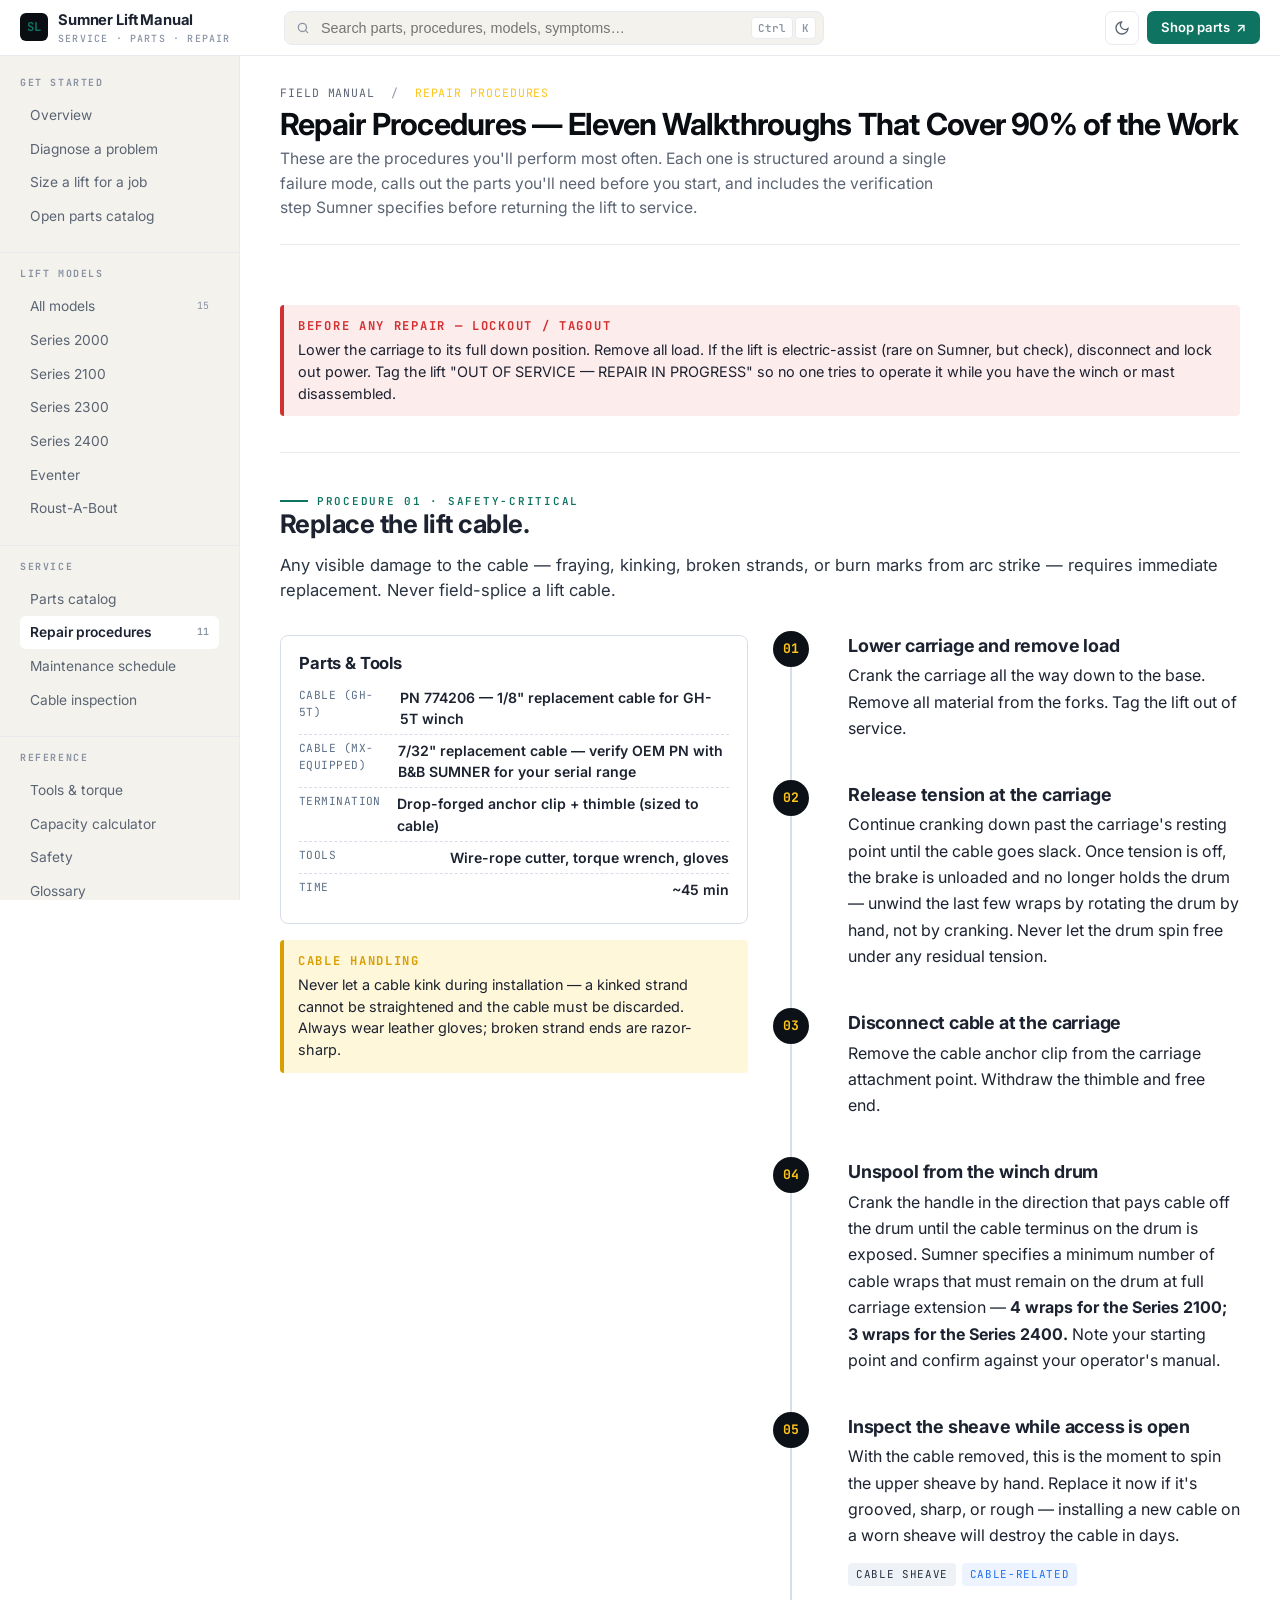
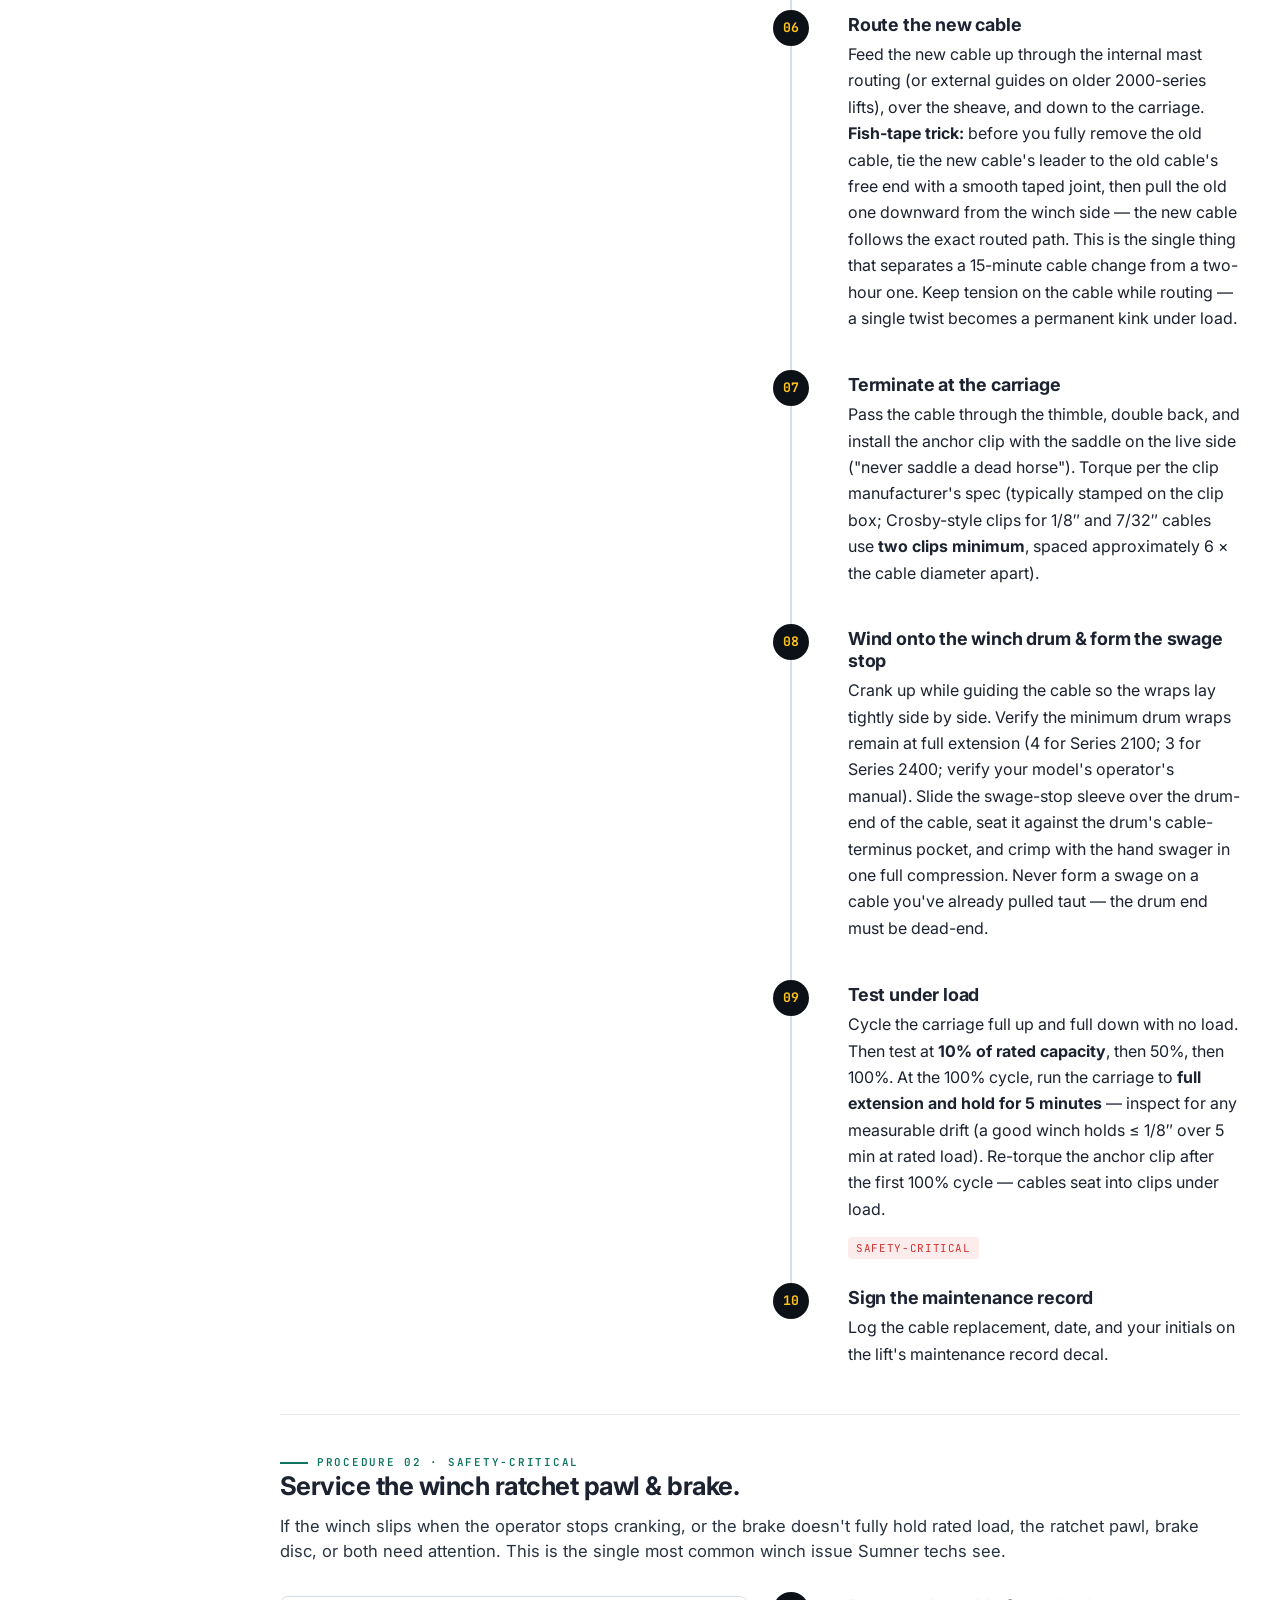
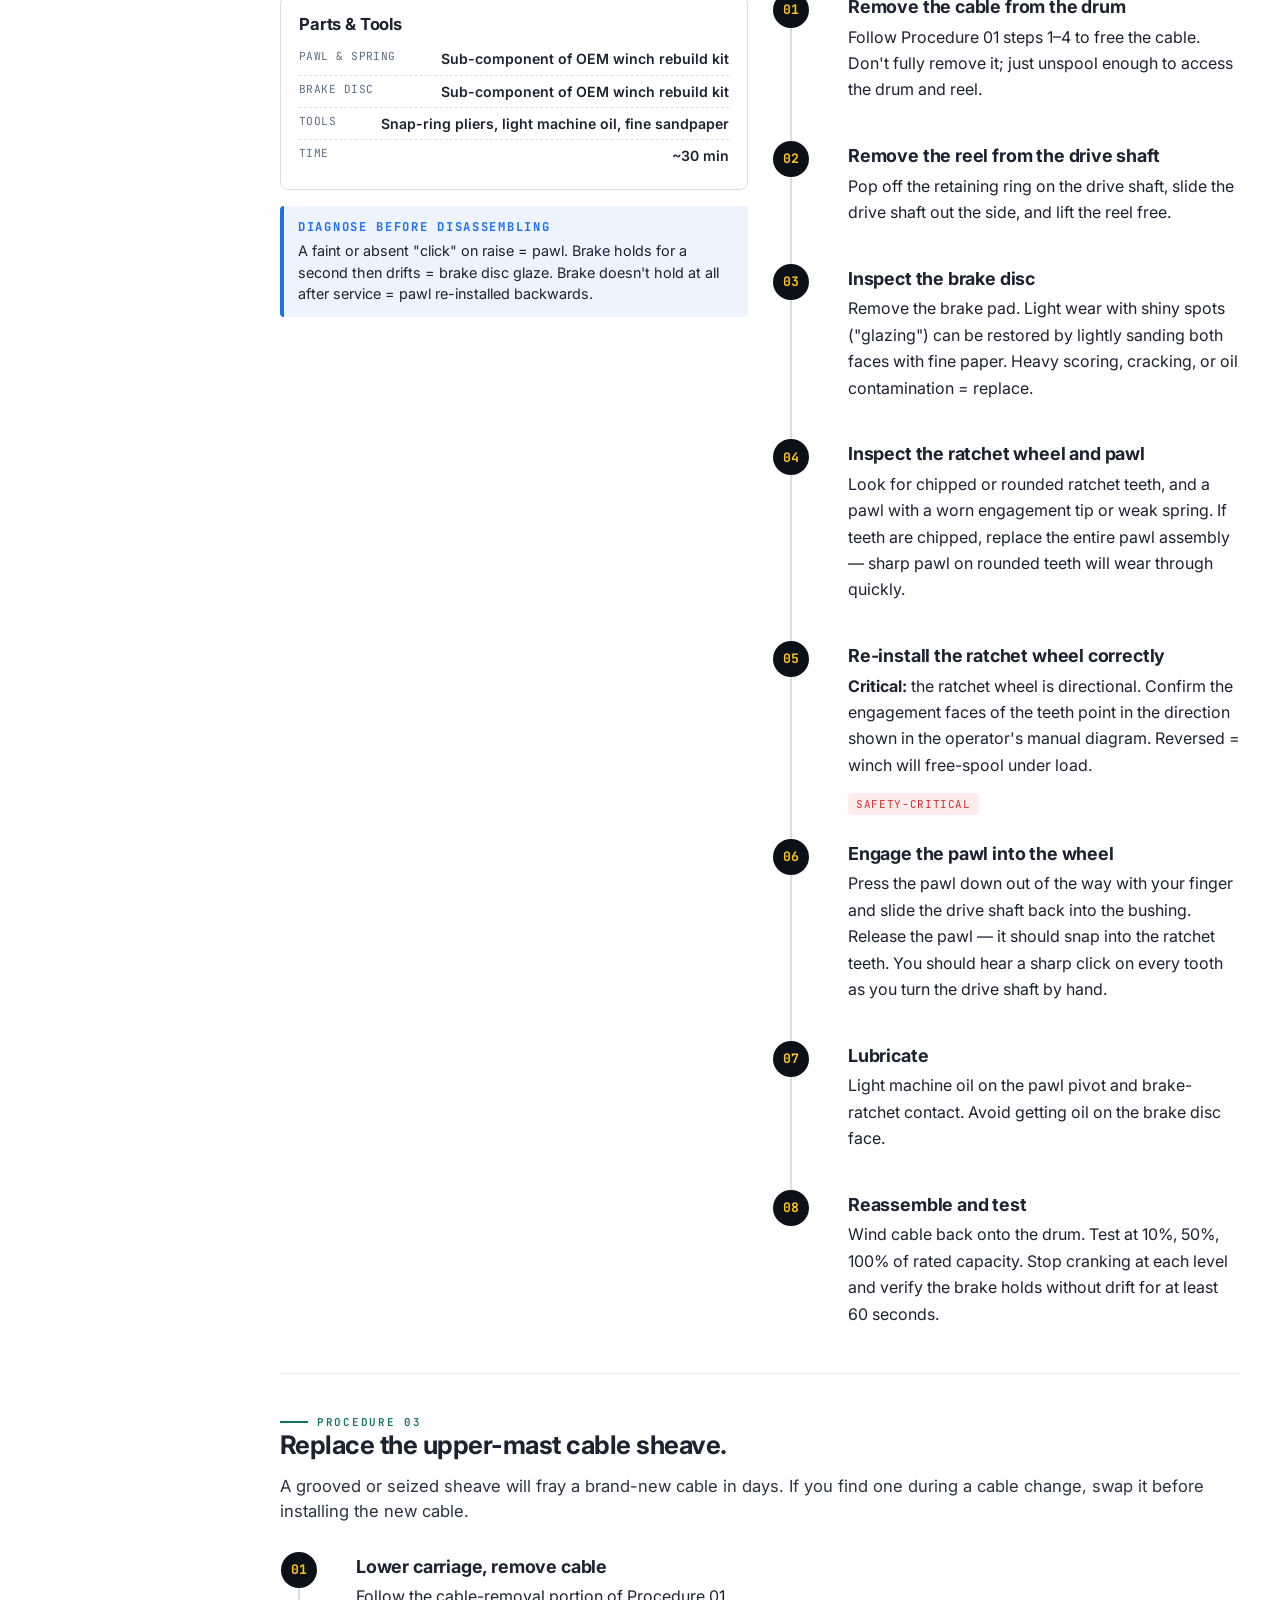
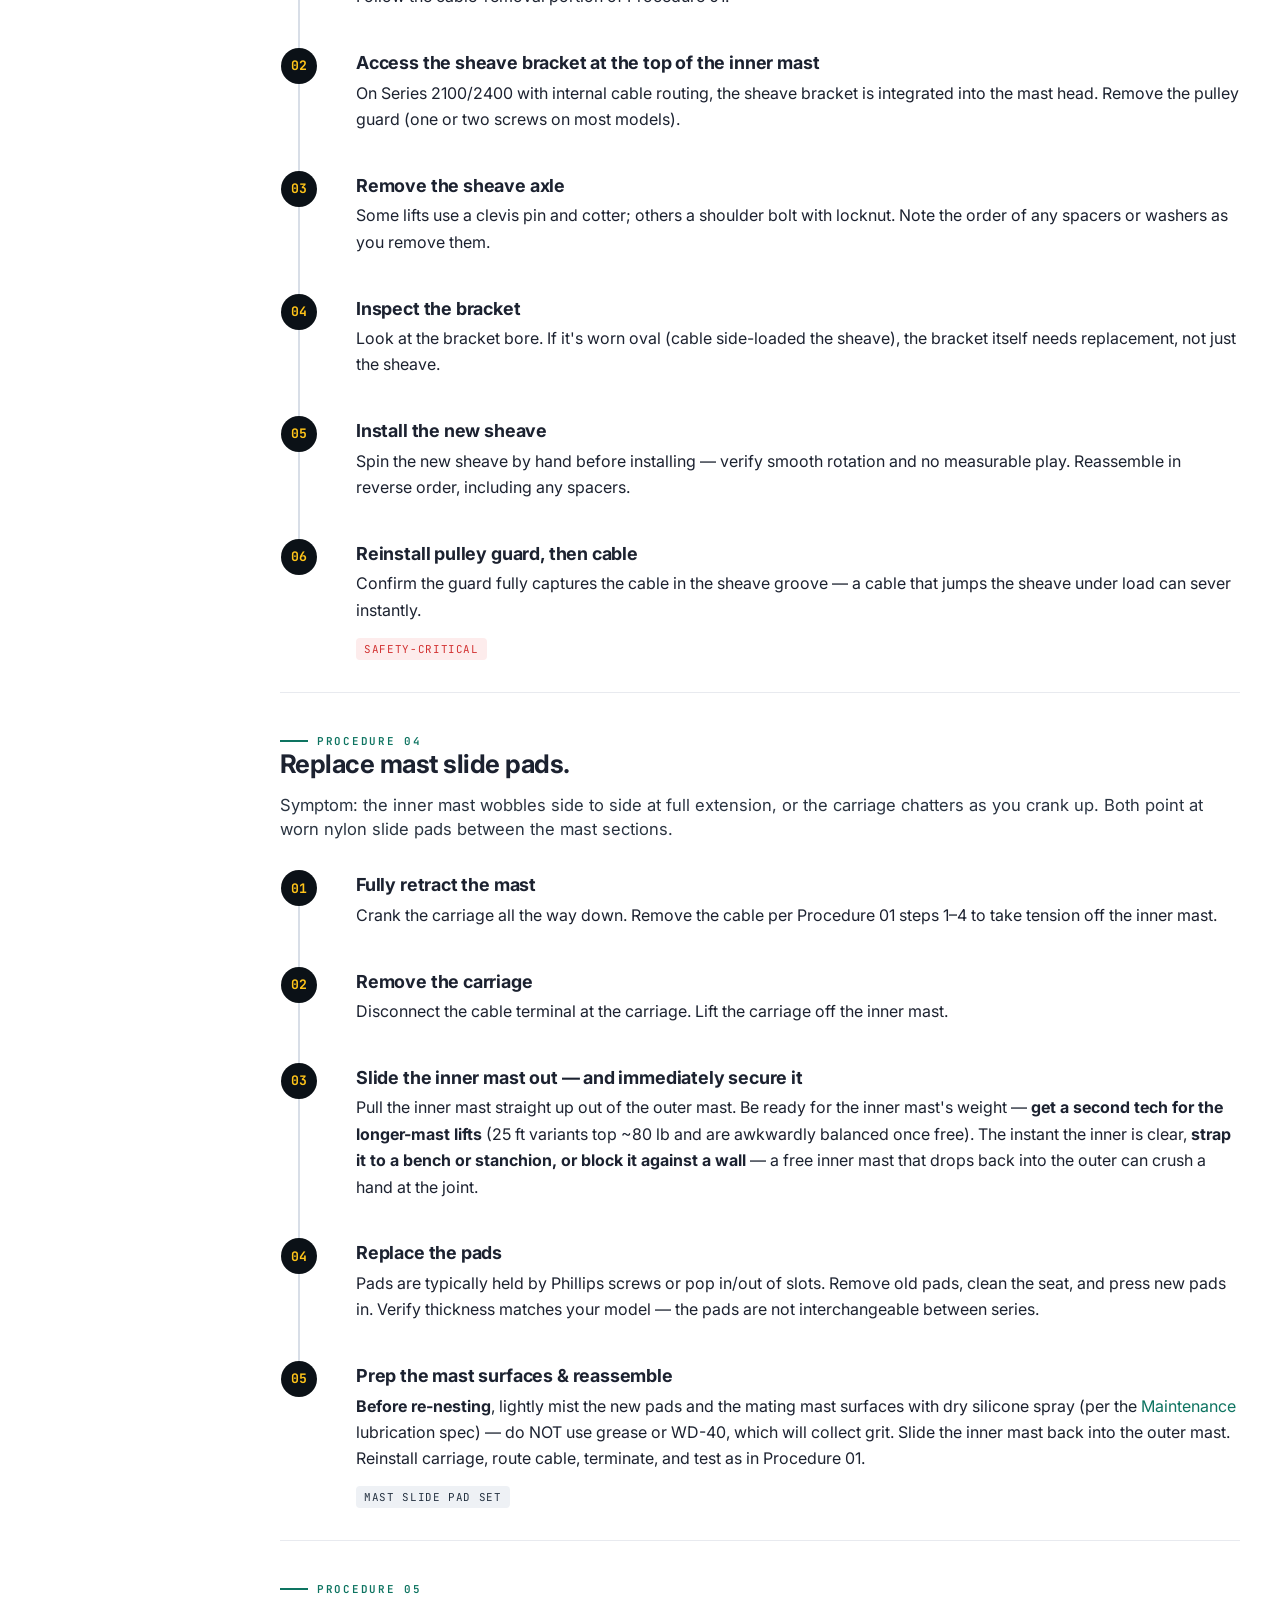
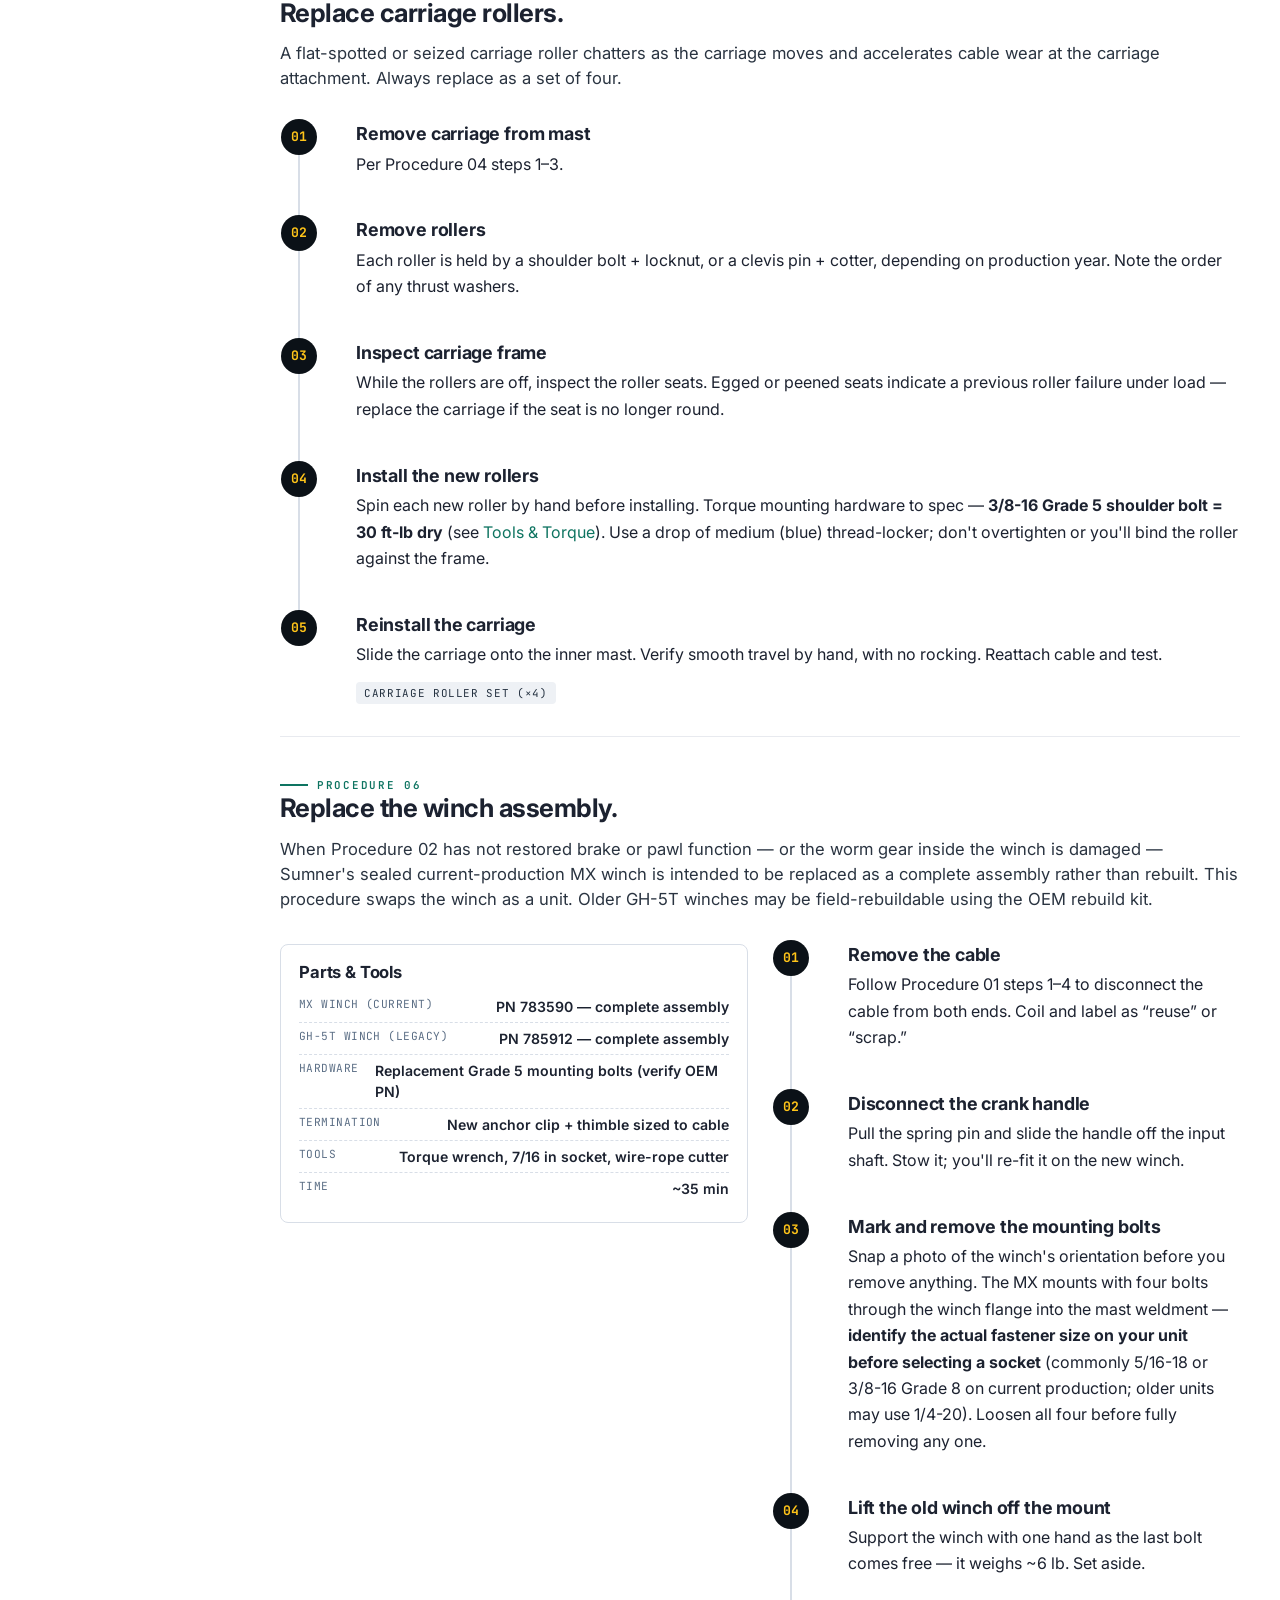
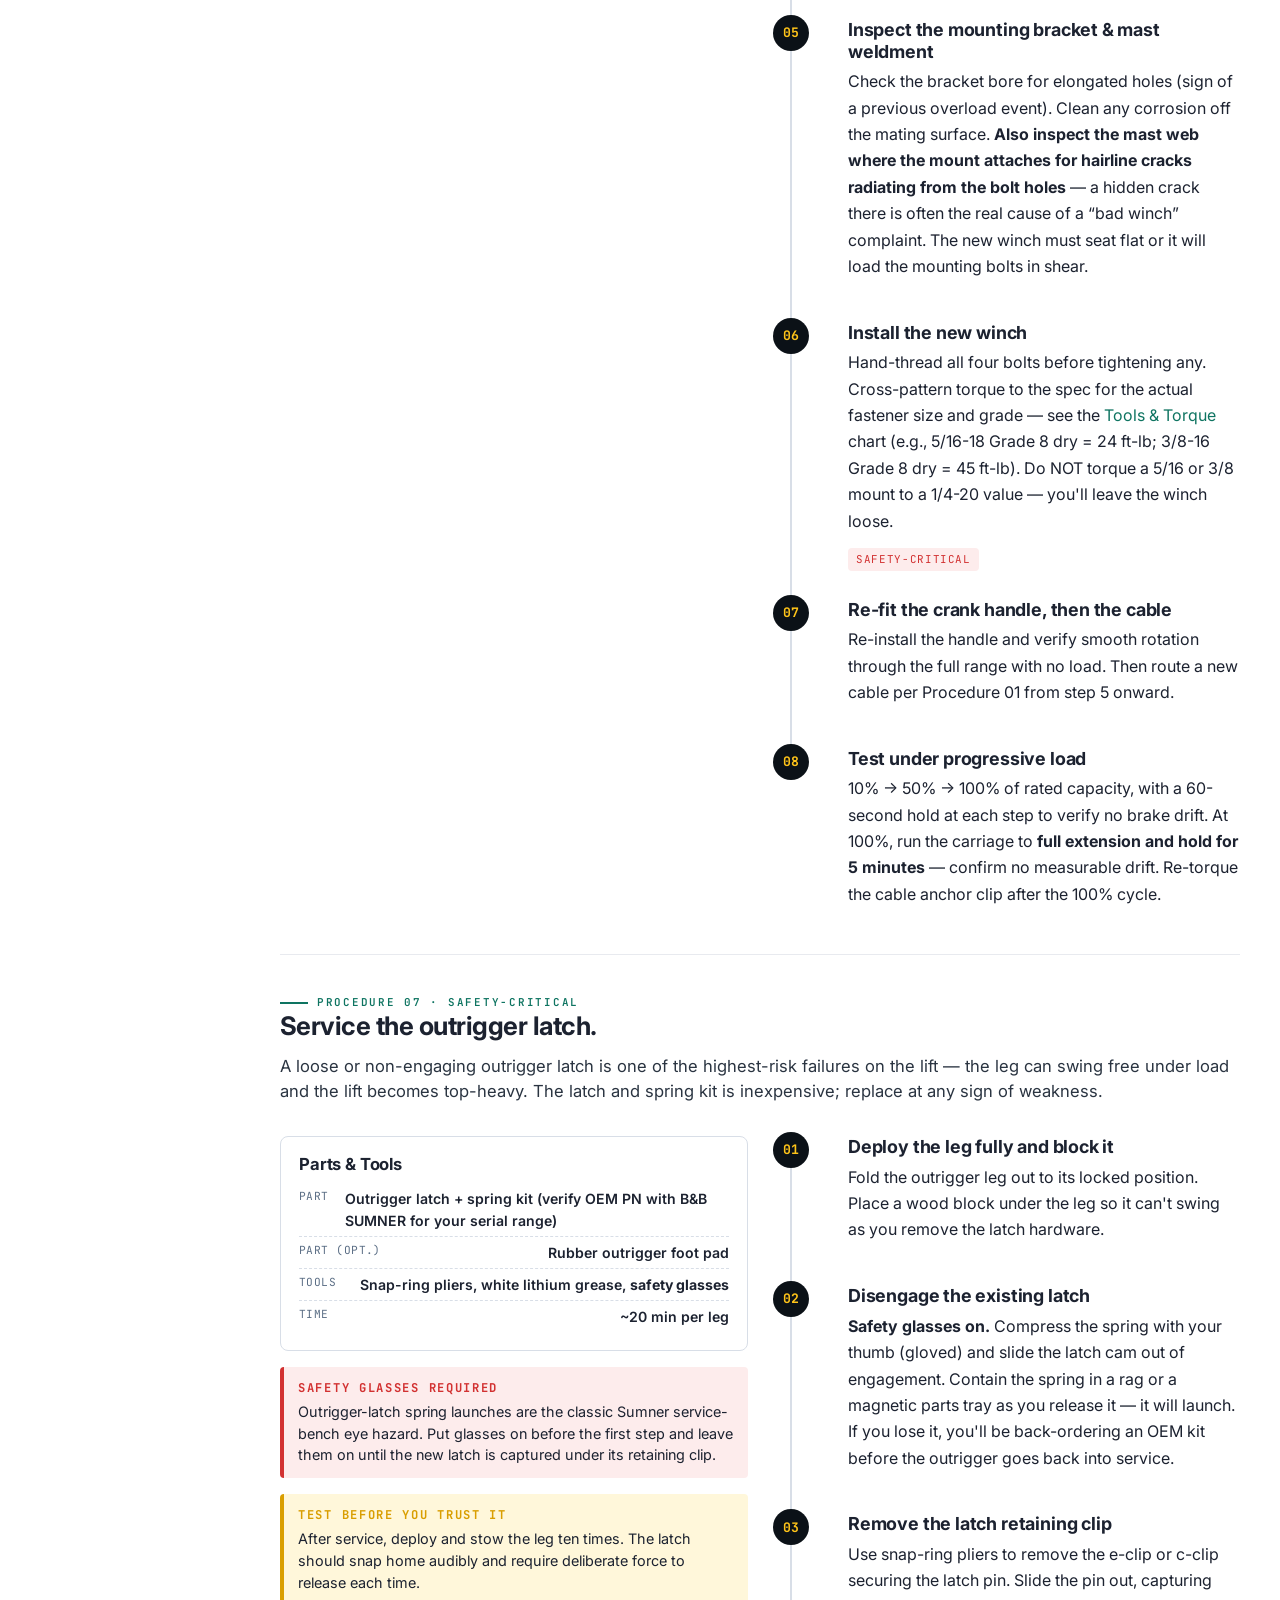
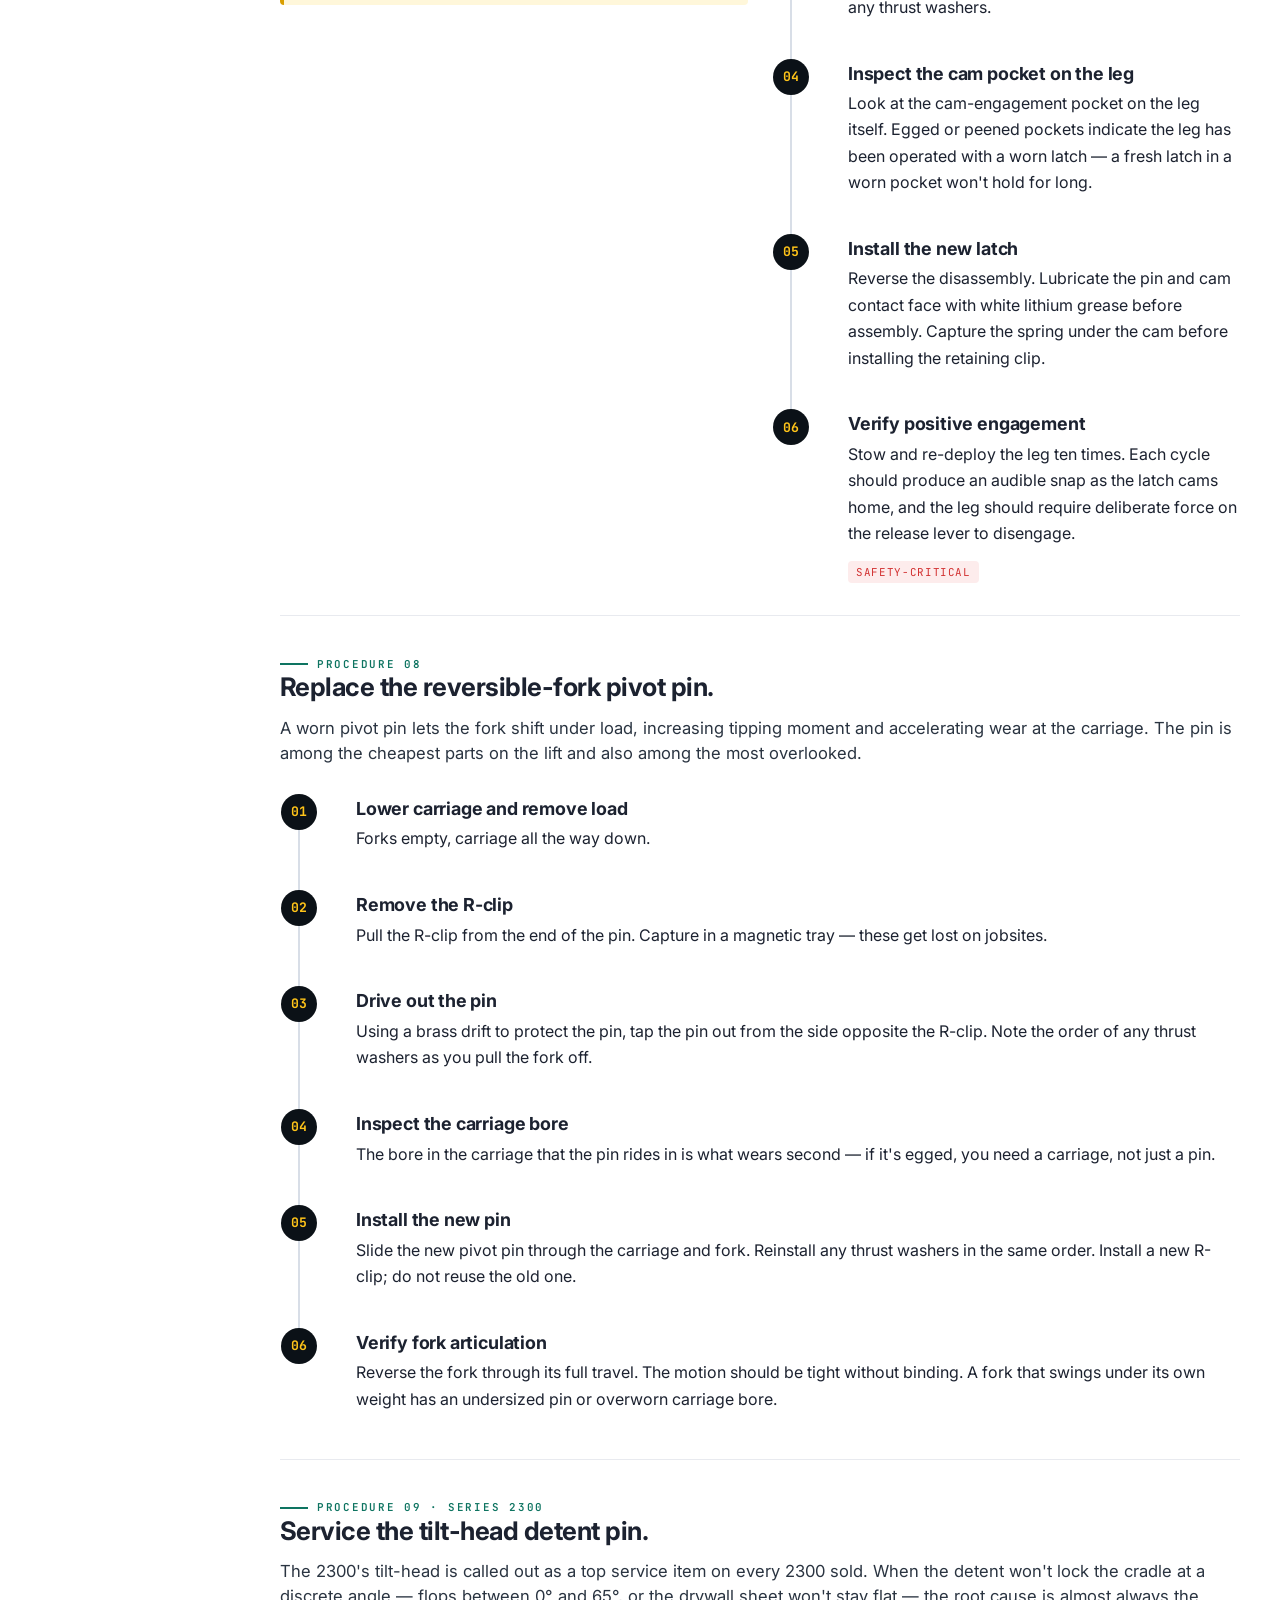
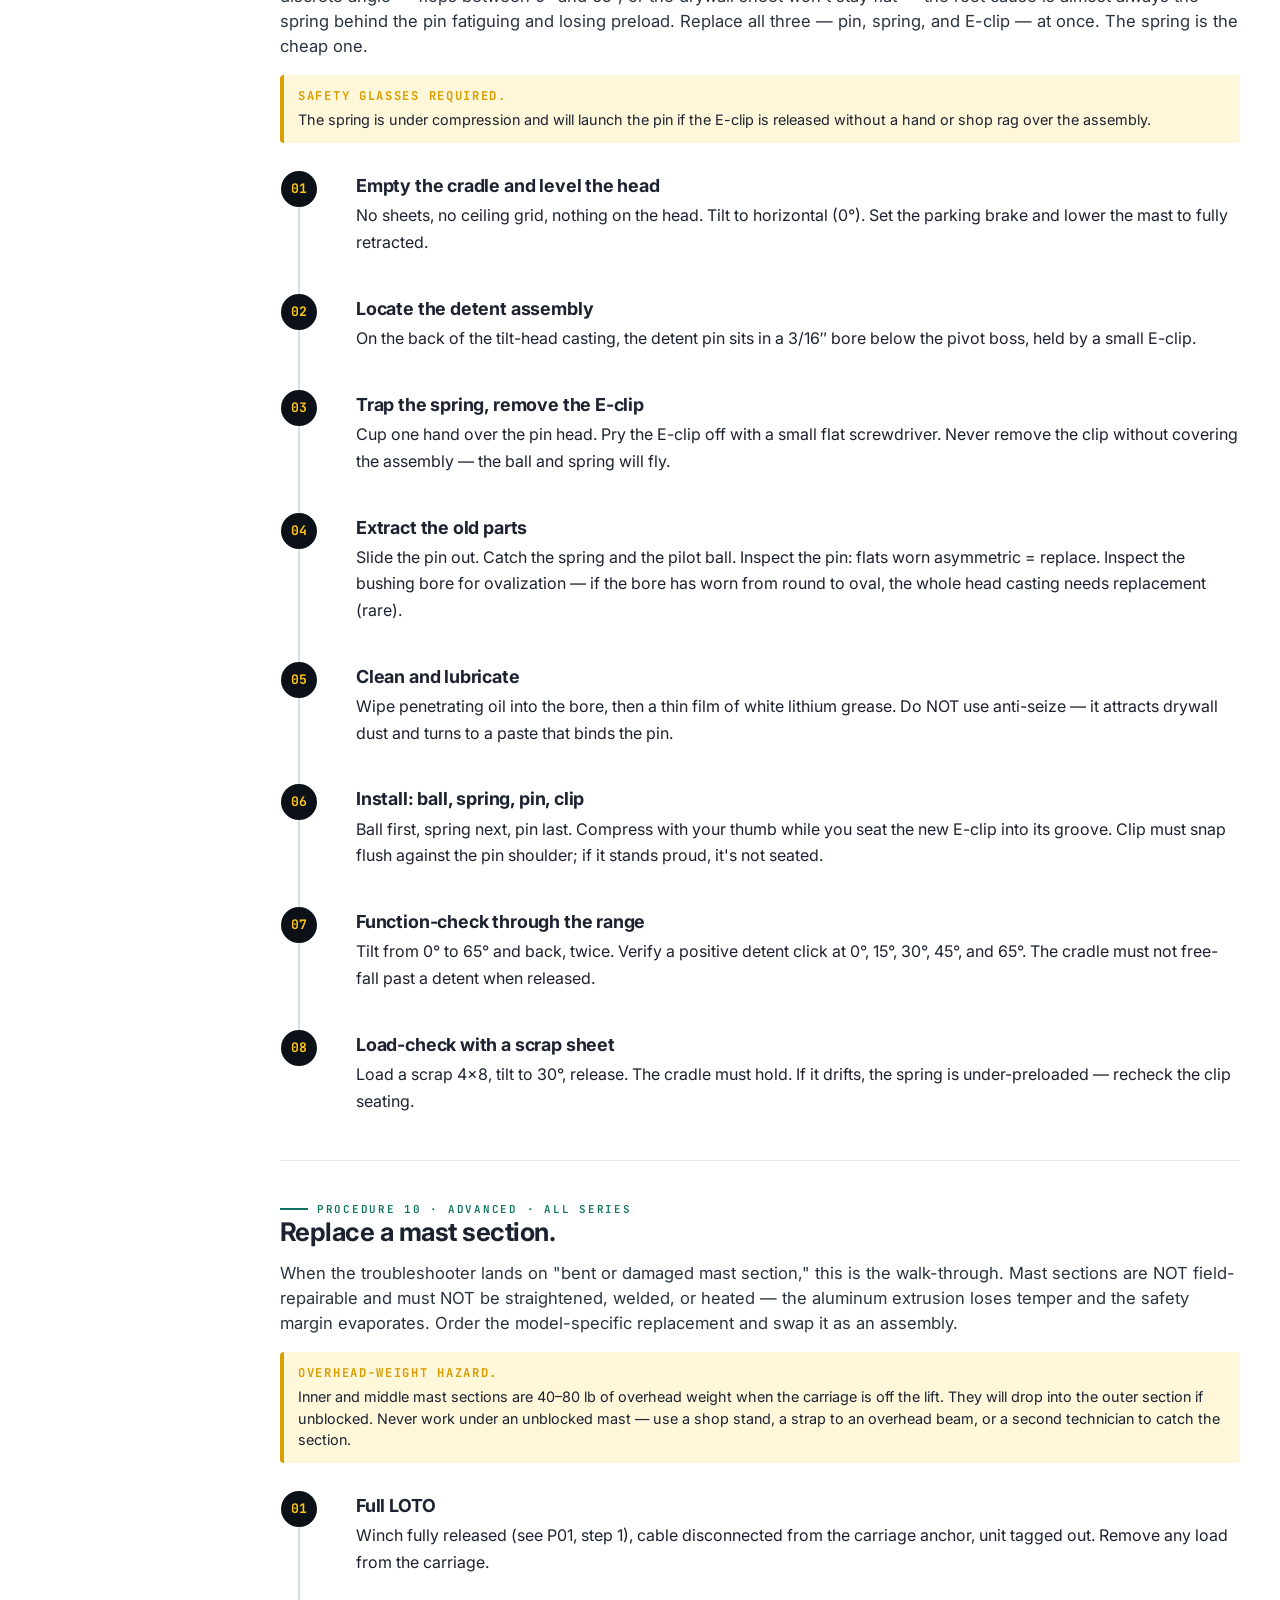
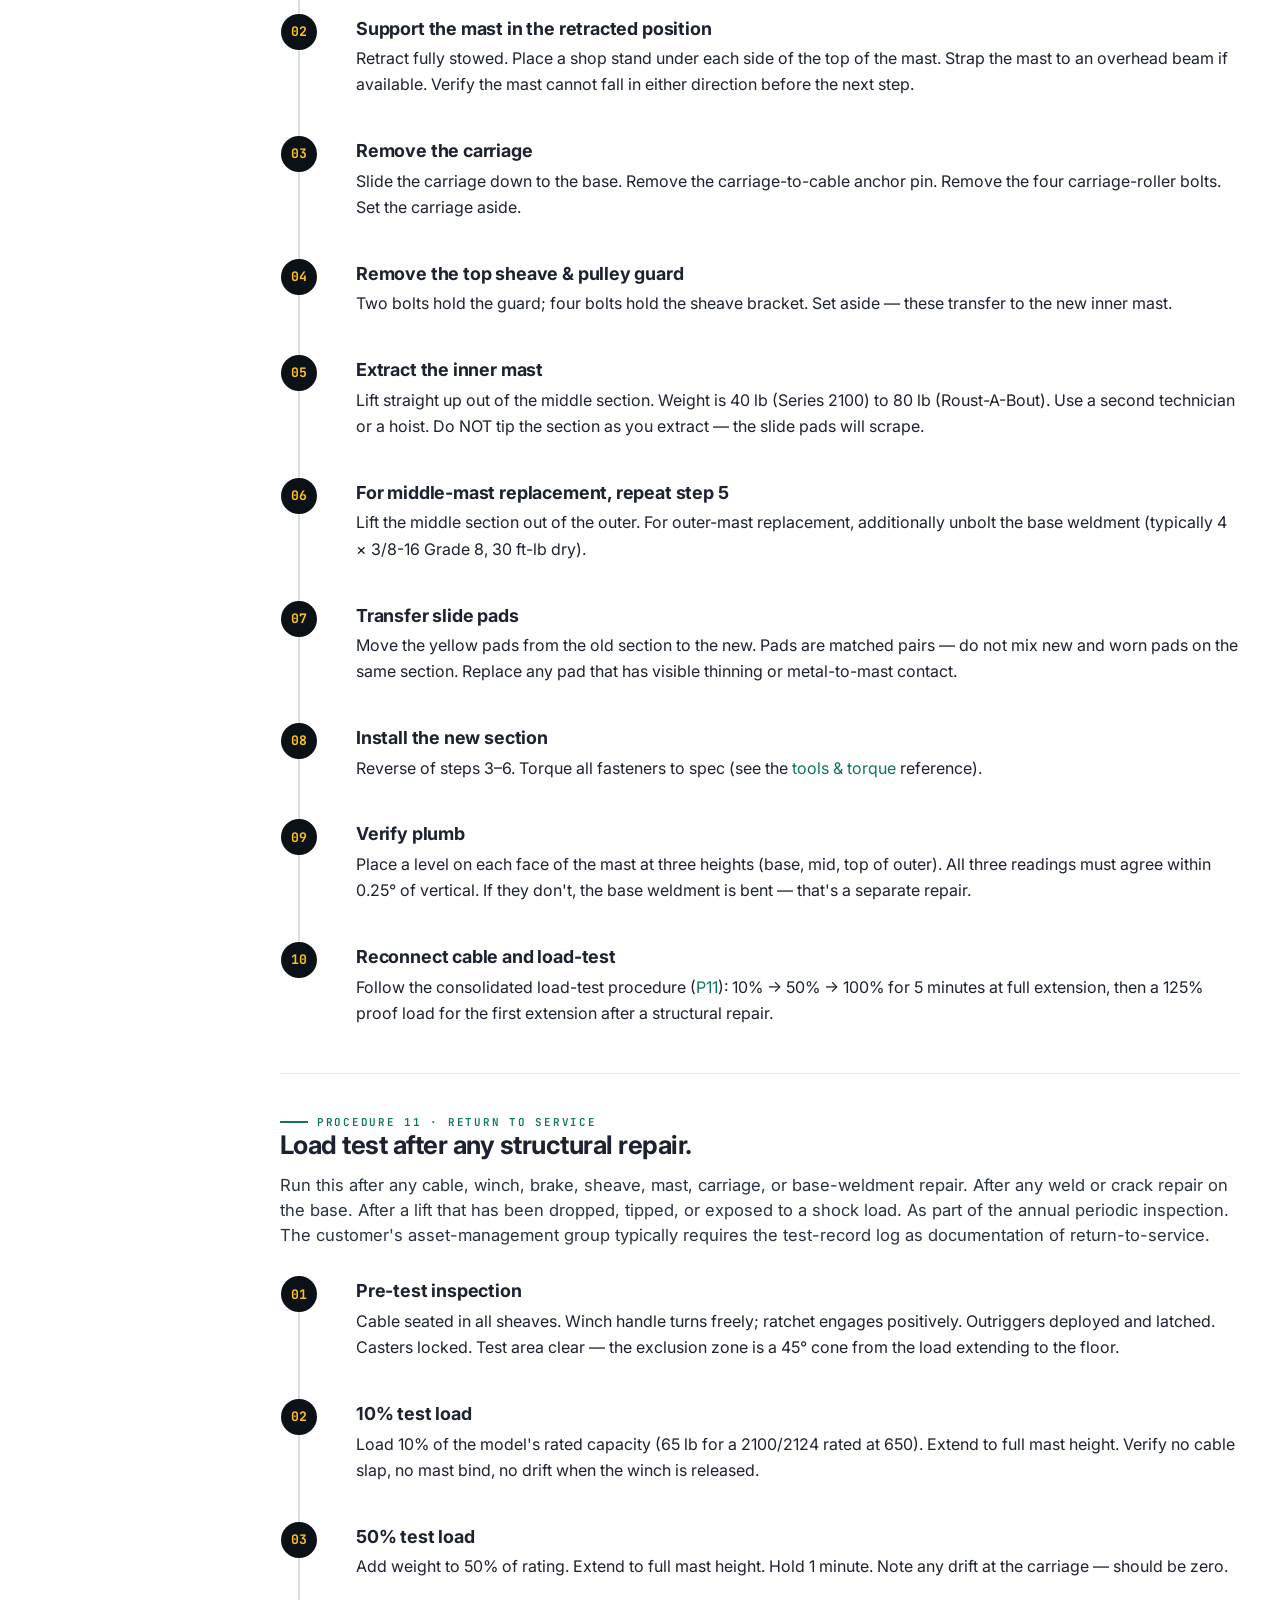
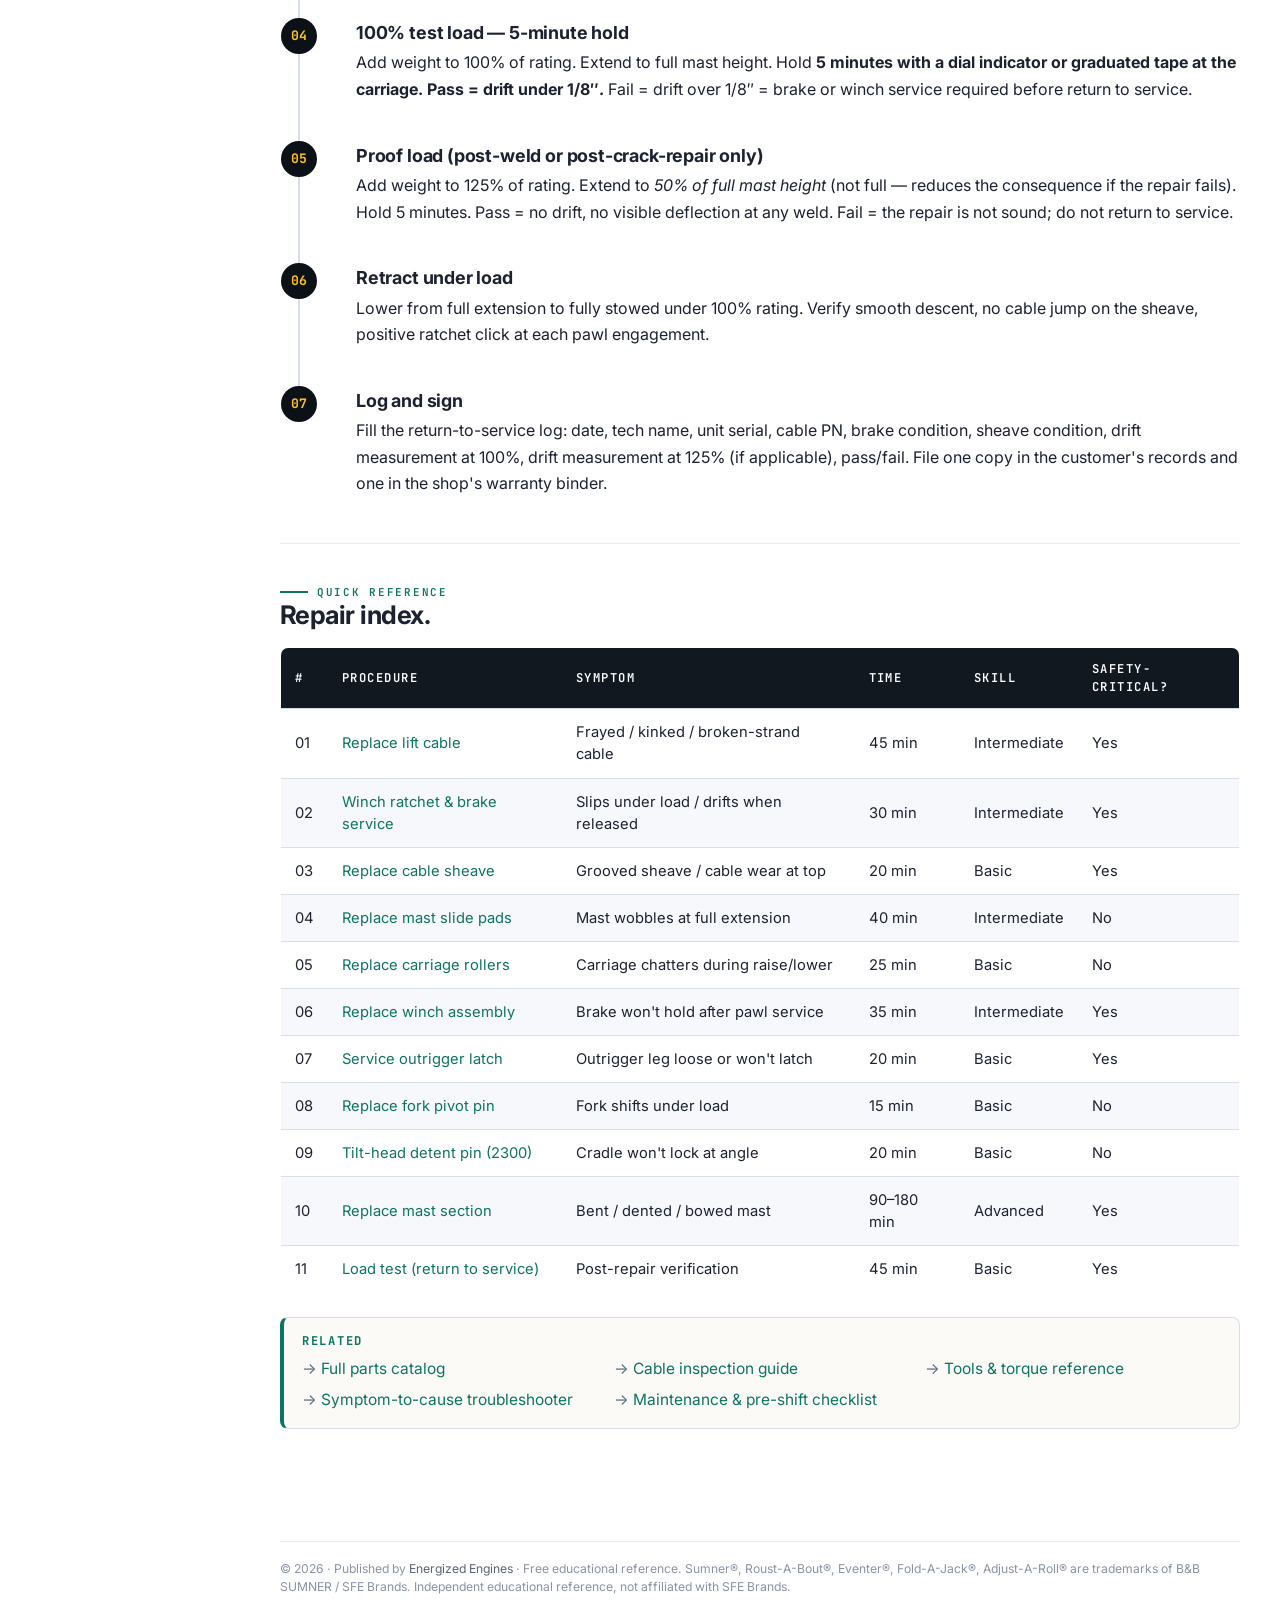
<file: repairs.html>
<!doctype html>
<html lang="en">
<head>
<meta charset="utf-8" />
<meta name="viewport" content="width=device-width, initial-scale=1" />
<title>Repair Procedures — Sumner Lift Field Manual</title>
<meta name="description" content="Step-by-step repair procedures for Sumner material lifts: cable replacement, winch service, sheave replacement, mast pads, and carriage rollers." />
<link href="https://fonts.googleapis.com/css2?family=Inter:wght@400;500;600;700&family=JetBrains+Mono:wght@400;500;600;700&display=swap" rel="stylesheet" />
<link rel="stylesheet" href="css/styles.css" />
<link rel="icon" href="data:image/svg+xml,%3Csvg xmlns='http://www.w3.org/2000/svg' viewBox='0 0 32 32'%3E%3Crect width='32' height='32' rx='6' fill='%230a0e13'/%3E%3Ctext x='50%25' y='58%25' font-family='monospace' font-size='14' font-weight='700' fill='%230e7461' text-anchor='middle'%3ESL%3C/text%3E%3C/svg%3E" />
</head>
<body class="app-page">
<!-- ═══ APP-SHELL TOPBAR (unified across every page) ═══ -->
<header class="app-topbar">
  <div class="app-topbar-inner">
    <a href="index.html" class="app-brand">
      <div class="app-brand-mark">SL</div>
      <div class="app-brand-name">Sumner Lift Manual<small>Service · Parts · Repair</small></div>
    </a>

    <div class="app-search">
      <input type="search" id="site-search" placeholder="Search parts, procedures, models, symptoms…" aria-label="Search the manual" autocomplete="off" />
      <span class="app-search-kbd"><kbd id="kbd-mod">⌘</kbd><kbd>K</kbd></span>
      <div class="search-results" id="search-results"></div>
    </div>

    <div class="app-topbar-actions">
      <button class="app-mobile-toggle app-icon-btn" aria-label="Open menu" onclick="document.querySelector('.app-sidebar').classList.add('open'); document.querySelector('.app-mobile-backdrop').classList.add('open');">≡</button>
      <button class="app-icon-btn theme-toggle" onclick="toggleTheme()" aria-label="Toggle theme" title="Toggle theme"></button>
      <a class="app-shop-btn" href="https://www.energizedengines.com/collections/all-parts" target="_blank" rel="sponsored noopener"><span>Shop parts</span></a>
    </div>
  </div>
</header>

<div class="app-mobile-backdrop" onclick="document.querySelector('.app-sidebar').classList.remove('open'); this.classList.remove('open');"></div>

<div class="app-shell">

  <aside class="app-sidebar">
    <div class="app-nav-group">
      <h6>Get started</h6>
      <ul>
        <li><a href="index.html">Overview</a></li>
        <li><a href="troubleshooting.html">Diagnose a problem</a></li>
        <li><a href="sizing.html">Size a lift for a job</a></li>
        <li><a href="parts.html">Open parts catalog</a></li>
      </ul>
    </div>

    <div class="app-nav-group">
      <h6>Lift models</h6>
      <ul>
        <li><a href="models.html">All models <span class="badge">15</span></a></li>
        <li><a href="models.html#series-2000">Series 2000</a></li>
        <li><a href="models.html#series-2100">Series 2100</a></li>
        <li><a href="models.html#series-2300">Series 2300</a></li>
        <li><a href="models.html#series-2400">Series 2400</a></li>
        <li><a href="models.html#eventer">Eventer</a></li>
        <li><a href="models.html#roust-a-bout">Roust-A-Bout</a></li>
      </ul>
    </div>

    <div class="app-nav-group">
      <h6>Service</h6>
      <ul>
        <li><a href="parts.html">Parts catalog</a></li>
        <li><a href="repairs.html" class="active">Repair procedures <span class="badge">11</span></a></li>
        <li><a href="maintenance.html">Maintenance schedule</a></li>
        <li><a href="inspection.html">Cable inspection</a></li>
      </ul>
    </div>

    <div class="app-nav-group">
      <h6>Reference</h6>
      <ul>
        <li><a href="tools.html">Tools &amp; torque</a></li>
        <li><a href="calculators.html">Capacity calculator</a></li>
        <li><a href="safety.html">Safety</a></li>
        <li><a href="glossary.html">Glossary</a></li>
        <li><a href="pipe-equipment.html">Pipe handling</a></li>
        <li><a href="history.html">Heritage</a></li>
      </ul>
    </div>

    <div class="app-nav-group">
      <h6>Support</h6>
      <ul>
        <li><a href="support.html">Warranty &amp; RMA</a></li>
        <li><a class="app-nav-shop" href="https://www.energizedengines.com/collections/all-parts" target="_blank" rel="sponsored noopener">Shop Sumner parts ↗</a></li>
      </ul>
    </div>

    <!-- Lift-context selector in sidebar footer -->
    <div class="app-nav-group app-nav-ctx">
      <h6>Working on</h6>
      <div class="app-ctx-inline">
        <span id="lift-ctx-display" class="app-ctx-current"><em>No lift selected</em></span>
        <button id="lift-ctx-clear" class="app-ctx-clear" title="Clear lift selection" aria-label="Clear lift selection">×</button>
      </div>
      <select id="lift-ctx" class="app-ctx-select" aria-label="Select your lift model">
        <option value="">— select model —</option>
        <optgroup label="Series 2000 · General / HVAC">
          <option value="2010">2010 — 1,000 lb / 11′7″</option>
          <option value="2015">2015 — 800 lb / 16′2″</option>
          <option value="2020">2020 — 800 lb / 20′9″</option>
          <option value="2025">2025 — 650 lb / 25′5″</option>
        </optgroup>
        <optgroup label="Series 2100 · Contractor">
          <option value="2112">2112 — 650 lb / 12′11″</option>
          <option value="2118">2118 — 650 lb / 18′4″</option>
          <option value="2124">2124 — 650 lb / 23′9″</option>
        </optgroup>
        <optgroup label="Series 2300 · Drywall (solo)">
          <option value="2300">2300 — 150 lb</option>
        </optgroup>
        <optgroup label="Series 2400 · Compact / indoor">
          <option value="2412">2412 — 400 lb / 12′11″</option>
          <option value="2416">2416 — 450 lb / 16′11″</option>
        </optgroup>
        <optgroup label="Eventer · Stage / AV">
          <option value="Eventer 16">Eventer 16 — 500 lb / 16′11″</option>
          <option value="Eventer 20">Eventer 20 — 800 lb / 20′</option>
          <option value="Eventer 25">Eventer 25 — 650 lb / 25′</option>
        </optgroup>
        <optgroup label="Roust-A-Bout · Pipe / industrial">
          <option value="R-100">R-100 — 1,500 lb / 10′ (narrow base)</option>
          <option value="R-150">R-150 — 1,500 lb / 15′</option>
          <option value="R-250">R-250 — 1,500 lb / 25′</option>
        </optgroup>
      </select>
    </div>
  </aside>

  <main class="app-main">






<section class="page-head">
  <div class="wrap">
    <div class="breadcrumb"><a href="index.html">Field Manual</a> &nbsp;/&nbsp; <span>Repair Procedures</span></div>
    <h1>Repair Procedures &mdash; Eleven Walkthroughs That Cover 90% of the Work</h1>
    <p>These are the procedures you'll perform most often. Each one is structured around a single failure mode, calls out the parts you'll need before you start, and includes the verification step Sumner specifies before returning the lift to service.</p>
  </div>
</section>

<section class="section section--tight">
  <div class="wrap">
    <div class="callout callout--danger">
      <strong>Before any repair — Lockout / Tagout</strong>
      Lower the carriage to its full down position. Remove all load. If the lift is electric-assist (rare on Sumner, but check), disconnect and lock out power. Tag the lift "OUT OF SERVICE — REPAIR IN PROGRESS" so no one tries to operate it while you have the winch or mast disassembled.
    </div>
  </div>
</section>

<!-- REPAIR 1 -->
<section class="section" id="p01">
  <div class="wrap">
    <div class="eyebrow">Procedure 01 · Safety-Critical</div>
    <h2>Replace the lift cable.</h2>
    <p class="lead">Any visible damage to the cable — fraying, kinking, broken strands, or burn marks from arc strike — requires immediate replacement. Never field-splice a lift cable.</p>

    <div class="grid grid--2 mt-4">
      <div>
        <div class="card">
          <h3 class="mt-0">Parts &amp; Tools</h3>
          <ul class="spec-list">
            <li><span class="k">Cable (GH-5T)</span><span class="v">PN 774206 — 1/8" replacement cable for GH-5T winch</span></li>
            <li><span class="k">Cable (MX-equipped)</span><span class="v">7/32" replacement cable — verify OEM PN with B&amp;B SUMNER for your serial range</span></li>
            <li><span class="k">Termination</span><span class="v">Drop-forged anchor clip + thimble (sized to cable)</span></li>
            <li><span class="k">Tools</span><span class="v">Wire-rope cutter, torque wrench, gloves</span></li>
            <li><span class="k">Time</span><span class="v">~45 min</span></li>
          </ul>
        </div>
        <div class="callout callout--warning mt-2">
          <strong>Cable handling</strong>
          Never let a cable kink during installation — a kinked strand cannot be straightened and the cable must be discarded. Always wear leather gloves; broken strand ends are razor-sharp.
        </div>
      </div>

      <ol class="steps">
        <li>
          <h4>Lower carriage and remove load</h4>
          <p>Crank the carriage all the way down to the base. Remove all material from the forks. Tag the lift out of service.</p>
        </li>
        <li>
          <h4>Release tension at the carriage</h4>
          <p>Continue cranking down past the carriage's resting point until the cable goes slack. Once tension is off, the brake is unloaded and no longer holds the drum — unwind the last few wraps by rotating the drum by hand, not by cranking. Never let the drum spin free under any residual tension.</p>
        </li>
        <li>
          <h4>Disconnect cable at the carriage</h4>
          <p>Remove the cable anchor clip from the carriage attachment point. Withdraw the thimble and free end.</p>
        </li>
        <li>
          <h4>Unspool from the winch drum</h4>
          <p>Crank the handle in the direction that pays cable off the drum until the cable terminus on the drum is exposed. Sumner specifies a minimum number of cable wraps that must remain on the drum at full carriage extension &mdash; <strong>4 wraps for the Series 2100; 3 wraps for the Series 2400.</strong> Note your starting point and confirm against your operator&apos;s manual.</p>
        </li>
        <li>
          <h4>Inspect the sheave while access is open</h4>
          <p>With the cable removed, this is the moment to spin the upper sheave by hand. Replace it now if it's grooved, sharp, or rough — installing a new cable on a worn sheave will destroy the cable in days.</p>
          <div class="tools"><span class="tag">Cable sheave</span><span class="tag tag--cable">cable-related</span></div>
        </li>
        <li>
          <h4>Route the new cable</h4>
          <p>Feed the new cable up through the internal mast routing (or external guides on older 2000-series lifts), over the sheave, and down to the carriage. <strong>Fish-tape trick:</strong> before you fully remove the old cable, tie the new cable's leader to the old cable's free end with a smooth taped joint, then pull the old one downward from the winch side — the new cable follows the exact routed path. This is the single thing that separates a 15-minute cable change from a two-hour one. Keep tension on the cable while routing — a single twist becomes a permanent kink under load.</p>
        </li>
        <li>
          <h4>Terminate at the carriage</h4>
          <p>Pass the cable through the thimble, double back, and install the anchor clip with the saddle on the live side ("never saddle a dead horse"). Torque per the clip manufacturer's spec (typically stamped on the clip box; Crosby-style clips for 1/8&Prime; and 7/32&Prime; cables use <strong>two clips minimum</strong>, spaced approximately 6 &times; the cable diameter apart).</p>
        </li>
        <li>
          <h4>Wind onto the winch drum &amp; form the swage stop</h4>
          <p>Crank up while guiding the cable so the wraps lay tightly side by side. Verify the minimum drum wraps remain at full extension (4 for Series 2100; 3 for Series 2400; verify your model&apos;s operator&apos;s manual). Slide the swage-stop sleeve over the drum-end of the cable, seat it against the drum's cable-terminus pocket, and crimp with the hand swager in one full compression. Never form a swage on a cable you've already pulled taut — the drum end must be dead-end.</p>
        </li>
        <li>
          <h4>Test under load</h4>
          <p>Cycle the carriage full up and full down with no load. Then test at <strong>10% of rated capacity</strong>, then 50%, then 100%. At the 100% cycle, run the carriage to <strong>full extension and hold for 5 minutes</strong> — inspect for any measurable drift (a good winch holds ≤ 1/8&Prime; over 5 min at rated load). Re-torque the anchor clip after the first 100% cycle — cables seat into clips under load.</p>
          <div class="tools"><span class="tag tag--safety">safety-critical</span></div>
        </li>
        <li>
          <h4>Sign the maintenance record</h4>
          <p>Log the cable replacement, date, and your initials on the lift's maintenance record decal.</p>
        </li>
      </ol>
    </div>
  </div>
</section>

<!-- REPAIR 2 -->
<section class="section section--paper" id="p02">
  <div class="wrap">
    <div class="eyebrow">Procedure 02 · Safety-Critical</div>
    <h2>Service the winch ratchet pawl &amp; brake.</h2>
    <p class="lead">If the winch slips when the operator stops cranking, or the brake doesn't fully hold rated load, the ratchet pawl, brake disc, or both need attention. This is the single most common winch issue Sumner techs see.</p>

    <div class="grid grid--2 mt-4">
      <div>
        <div class="card">
          <h3 class="mt-0">Parts &amp; Tools</h3>
          <ul class="spec-list">
            <li><span class="k">Pawl &amp; spring</span><span class="v">Sub-component of OEM winch rebuild kit</span></li>
            <li><span class="k">Brake disc</span><span class="v">Sub-component of OEM winch rebuild kit</span></li>
            <li><span class="k">Tools</span><span class="v">Snap-ring pliers, light machine oil, fine sandpaper</span></li>
            <li><span class="k">Time</span><span class="v">~30 min</span></li>
          </ul>
        </div>
        <div class="callout callout--info mt-2">
          <strong>Diagnose before disassembling</strong>
          A faint or absent "click" on raise = pawl. Brake holds for a second then drifts = brake disc glaze. Brake doesn't hold at all after service = pawl re-installed backwards.
        </div>
      </div>

      <ol class="steps">
        <li>
          <h4>Remove the cable from the drum</h4>
          <p>Follow Procedure 01 steps 1–4 to free the cable. Don't fully remove it; just unspool enough to access the drum and reel.</p>
        </li>
        <li>
          <h4>Remove the reel from the drive shaft</h4>
          <p>Pop off the retaining ring on the drive shaft, slide the drive shaft out the side, and lift the reel free.</p>
        </li>
        <li>
          <h4>Inspect the brake disc</h4>
          <p>Remove the brake pad. Light wear with shiny spots ("glazing") can be restored by lightly sanding both faces with fine paper. Heavy scoring, cracking, or oil contamination = replace.</p>
        </li>
        <li>
          <h4>Inspect the ratchet wheel and pawl</h4>
          <p>Look for chipped or rounded ratchet teeth, and a pawl with a worn engagement tip or weak spring. If teeth are chipped, replace the entire pawl assembly — sharp pawl on rounded teeth will wear through quickly.</p>
        </li>
        <li>
          <h4>Re-install the ratchet wheel correctly</h4>
          <p><strong>Critical:</strong> the ratchet wheel is directional. Confirm the engagement faces of the teeth point in the direction shown in the operator's manual diagram. Reversed = winch will free-spool under load.</p>
          <div class="tools"><span class="tag tag--safety">safety-critical</span></div>
        </li>
        <li>
          <h4>Engage the pawl into the wheel</h4>
          <p>Press the pawl down out of the way with your finger and slide the drive shaft back into the bushing. Release the pawl — it should snap into the ratchet teeth. You should hear a sharp click on every tooth as you turn the drive shaft by hand.</p>
        </li>
        <li>
          <h4>Lubricate</h4>
          <p>Light machine oil on the pawl pivot and brake-ratchet contact. Avoid getting oil on the brake disc face.</p>
        </li>
        <li>
          <h4>Reassemble and test</h4>
          <p>Wind cable back onto the drum. Test at 10%, 50%, 100% of rated capacity. Stop cranking at each level and verify the brake holds without drift for at least 60 seconds.</p>
        </li>
      </ol>
    </div>
  </div>
</section>

<!-- REPAIR 3 -->
<section class="section" id="p03">
  <div class="wrap">
    <div class="eyebrow">Procedure 03</div>
    <h2>Replace the upper-mast cable sheave.</h2>
    <p class="lead">A grooved or seized sheave will fray a brand-new cable in days. If you find one during a cable change, swap it before installing the new cable.</p>

    <ol class="steps mt-4">
      <li>
        <h4>Lower carriage, remove cable</h4>
        <p>Follow the cable-removal portion of Procedure 01.</p>
      </li>
      <li>
        <h4>Access the sheave bracket at the top of the inner mast</h4>
        <p>On Series 2100/2400 with internal cable routing, the sheave bracket is integrated into the mast head. Remove the pulley guard (one or two screws on most models).</p>
      </li>
      <li>
        <h4>Remove the sheave axle</h4>
        <p>Some lifts use a clevis pin and cotter; others a shoulder bolt with locknut. Note the order of any spacers or washers as you remove them.</p>
      </li>
      <li>
        <h4>Inspect the bracket</h4>
        <p>Look at the bracket bore. If it's worn oval (cable side-loaded the sheave), the bracket itself needs replacement, not just the sheave.</p>
      </li>
      <li>
        <h4>Install the new sheave</h4>
        <p>Spin the new sheave by hand before installing — verify smooth rotation and no measurable play. Reassemble in reverse order, including any spacers.</p>
      </li>
      <li>
        <h4>Reinstall pulley guard, then cable</h4>
        <p>Confirm the guard fully captures the cable in the sheave groove — a cable that jumps the sheave under load can sever instantly.</p>
        <div class="tools"><span class="tag tag--safety">safety-critical</span></div>
      </li>
    </ol>
  </div>
</section>

<!-- REPAIR 4 -->
<section class="section section--paper" id="p04">
  <div class="wrap">
    <div class="eyebrow">Procedure 04</div>
    <h2>Replace mast slide pads.</h2>
    <p class="lead">Symptom: the inner mast wobbles side to side at full extension, or the carriage chatters as you crank up. Both point at worn nylon slide pads between the mast sections.</p>

    <ol class="steps mt-4">
      <li>
        <h4>Fully retract the mast</h4>
        <p>Crank the carriage all the way down. Remove the cable per Procedure 01 steps 1–4 to take tension off the inner mast.</p>
      </li>
      <li>
        <h4>Remove the carriage</h4>
        <p>Disconnect the cable terminal at the carriage. Lift the carriage off the inner mast.</p>
      </li>
      <li>
        <h4>Slide the inner mast out — and immediately secure it</h4>
        <p>Pull the inner mast straight up out of the outer mast. Be ready for the inner mast's weight — <strong>get a second tech for the longer-mast lifts</strong> (25&nbsp;ft variants top ~80&nbsp;lb and are awkwardly balanced once free). The instant the inner is clear, <strong>strap it to a bench or stanchion, or block it against a wall</strong> — a free inner mast that drops back into the outer can crush a hand at the joint.</p>
      </li>
      <li>
        <h4>Replace the pads</h4>
        <p>Pads are typically held by Phillips screws or pop in/out of slots. Remove old pads, clean the seat, and press new pads in. Verify thickness matches your model — the pads are not interchangeable between series.</p>
      </li>
      <li>
        <h4>Prep the mast surfaces &amp; reassemble</h4>
        <p><strong>Before re-nesting</strong>, lightly mist the new pads and the mating mast surfaces with dry silicone spray (per the <a href="maintenance.html">Maintenance</a> lubrication spec) — do NOT use grease or WD-40, which will collect grit. Slide the inner mast back into the outer mast. Reinstall carriage, route cable, terminate, and test as in Procedure 01.</p>
        <div class="tools"><span class="tag">Mast slide pad set</span></div>
      </li>
    </ol>
  </div>
</section>

<!-- REPAIR 5 -->
<section class="section" id="p05">
  <div class="wrap">
    <div class="eyebrow">Procedure 05</div>
    <h2>Replace carriage rollers.</h2>
    <p class="lead">A flat-spotted or seized carriage roller chatters as the carriage moves and accelerates cable wear at the carriage attachment. Always replace as a set of four.</p>

    <ol class="steps mt-4">
      <li>
        <h4>Remove carriage from mast</h4>
        <p>Per Procedure 04 steps 1–3.</p>
      </li>
      <li>
        <h4>Remove rollers</h4>
        <p>Each roller is held by a shoulder bolt + locknut, or a clevis pin + cotter, depending on production year. Note the order of any thrust washers.</p>
      </li>
      <li>
        <h4>Inspect carriage frame</h4>
        <p>While the rollers are off, inspect the roller seats. Egged or peened seats indicate a previous roller failure under load — replace the carriage if the seat is no longer round.</p>
      </li>
      <li>
        <h4>Install the new rollers</h4>
        <p>Spin each new roller by hand before installing. Torque mounting hardware to spec — <strong>3/8-16 Grade 5 shoulder bolt = 30 ft-lb dry</strong> (see <a href="tools.html">Tools &amp; Torque</a>). Use a drop of medium (blue) thread-locker; don&apos;t overtighten or you&apos;ll bind the roller against the frame.</p>
      </li>
      <li>
        <h4>Reinstall the carriage</h4>
        <p>Slide the carriage onto the inner mast. Verify smooth travel by hand, with no rocking. Reattach cable and test.</p>
        <div class="tools"><span class="tag">Carriage roller set (×4)</span></div>
      </li>
    </ol>
  </div>
</section>

<!-- REPAIR 6 -->
<section class="section section--paper" id="p06">
  <div class="wrap">
    <div class="eyebrow">Procedure 06</div>
    <h2>Replace the winch assembly.</h2>
    <p class="lead">When Procedure 02 has not restored brake or pawl function &mdash; or the worm gear inside the winch is damaged &mdash; Sumner&apos;s sealed current-production MX winch is intended to be replaced as a complete assembly rather than rebuilt. This procedure swaps the winch as a unit. Older GH-5T winches may be field-rebuildable using the OEM rebuild kit.</p>

    <div class="grid grid--2 mt-4">
      <div>
        <div class="card">
          <h3 class="mt-0">Parts &amp; Tools</h3>
          <ul class="spec-list">
            <li><span class="k">MX winch (current)</span><span class="v">PN 783590 &mdash; complete assembly</span></li>
            <li><span class="k">GH-5T winch (legacy)</span><span class="v">PN 785912 &mdash; complete assembly</span></li>
            <li><span class="k">Hardware</span><span class="v">Replacement Grade 5 mounting bolts (verify OEM PN)</span></li>
            <li><span class="k">Termination</span><span class="v">New anchor clip + thimble sized to cable</span></li>
            <li><span class="k">Tools</span><span class="v">Torque wrench, 7/16 in socket, wire-rope cutter</span></li>
            <li><span class="k">Time</span><span class="v">~35 min</span></li>
          </ul>
        </div>
      </div>

      <ol class="steps">
        <li>
          <h4>Remove the cable</h4>
          <p>Follow Procedure 01 steps 1&ndash;4 to disconnect the cable from both ends. Coil and label as &ldquo;reuse&rdquo; or &ldquo;scrap.&rdquo;</p>
        </li>
        <li>
          <h4>Disconnect the crank handle</h4>
          <p>Pull the spring pin and slide the handle off the input shaft. Stow it; you&apos;ll re-fit it on the new winch.</p>
        </li>
        <li>
          <h4>Mark and remove the mounting bolts</h4>
          <p>Snap a photo of the winch&apos;s orientation before you remove anything. The MX mounts with four bolts through the winch flange into the mast weldment &mdash; <strong>identify the actual fastener size on your unit before selecting a socket</strong> (commonly 5/16-18 or 3/8-16 Grade 8 on current production; older units may use 1/4-20). Loosen all four before fully removing any one.</p>
        </li>
        <li>
          <h4>Lift the old winch off the mount</h4>
          <p>Support the winch with one hand as the last bolt comes free &mdash; it weighs ~6 lb. Set aside.</p>
        </li>
        <li>
          <h4>Inspect the mounting bracket &amp; mast weldment</h4>
          <p>Check the bracket bore for elongated holes (sign of a previous overload event). Clean any corrosion off the mating surface. <strong>Also inspect the mast web where the mount attaches for hairline cracks radiating from the bolt holes</strong> &mdash; a hidden crack there is often the real cause of a &ldquo;bad winch&rdquo; complaint. The new winch must seat flat or it will load the mounting bolts in shear.</p>
        </li>
        <li>
          <h4>Install the new winch</h4>
          <p>Hand-thread all four bolts before tightening any. Cross-pattern torque to the spec for the actual fastener size and grade &mdash; see the <a href="tools.html">Tools &amp; Torque</a> chart (e.g., 5/16-18 Grade 8 dry = 24 ft-lb; 3/8-16 Grade 8 dry = 45 ft-lb). Do NOT torque a 5/16 or 3/8 mount to a 1/4-20 value &mdash; you'll leave the winch loose.</p>
          <div class="tools"><span class="tag tag--safety">safety-critical</span></div>
        </li>
        <li>
          <h4>Re-fit the crank handle, then the cable</h4>
          <p>Re-install the handle and verify smooth rotation through the full range with no load. Then route a new cable per Procedure 01 from step 5 onward.</p>
        </li>
        <li>
          <h4>Test under progressive load</h4>
          <p>10% &rarr; 50% &rarr; 100% of rated capacity, with a 60-second hold at each step to verify no brake drift. At 100%, run the carriage to <strong>full extension and hold for 5 minutes</strong> — confirm no measurable drift. Re-torque the cable anchor clip after the 100% cycle.</p>
        </li>
      </ol>
    </div>
  </div>
</section>

<!-- REPAIR 7 -->
<section class="section" id="p07">
  <div class="wrap">
    <div class="eyebrow">Procedure 07 · Safety-Critical</div>
    <h2>Service the outrigger latch.</h2>
    <p class="lead">A loose or non-engaging outrigger latch is one of the highest-risk failures on the lift &mdash; the leg can swing free under load and the lift becomes top-heavy. The latch and spring kit is inexpensive; replace at any sign of weakness.</p>

    <div class="grid grid--2 mt-4">
      <div>
        <div class="card">
          <h3 class="mt-0">Parts &amp; Tools</h3>
          <ul class="spec-list">
            <li><span class="k">Part</span><span class="v">Outrigger latch + spring kit (verify OEM PN with B&amp;B SUMNER for your serial range)</span></li>
            <li><span class="k">Part (opt.)</span><span class="v">Rubber outrigger foot pad</span></li>
            <li><span class="k">Tools</span><span class="v">Snap-ring pliers, white lithium grease, <strong>safety glasses</strong></span></li>
            <li><span class="k">Time</span><span class="v">~20 min per leg</span></li>
          </ul>
        </div>
        <div class="callout callout--danger mt-2">
          <strong>Safety glasses required</strong>
          Outrigger-latch spring launches are the classic Sumner service-bench eye hazard. Put glasses on before the first step and leave them on until the new latch is captured under its retaining clip.
        </div>
        <div class="callout callout--warning mt-2">
          <strong>Test before you trust it</strong>
          After service, deploy and stow the leg ten times. The latch should snap home audibly and require deliberate force to release each time.
        </div>
      </div>

      <ol class="steps">
        <li>
          <h4>Deploy the leg fully and block it</h4>
          <p>Fold the outrigger leg out to its locked position. Place a wood block under the leg so it can&apos;t swing as you remove the latch hardware.</p>
        </li>
        <li>
          <h4>Disengage the existing latch</h4>
          <p><strong>Safety glasses on.</strong> Compress the spring with your thumb (gloved) and slide the latch cam out of engagement. Contain the spring in a rag or a magnetic parts tray as you release it &mdash; it will launch. If you lose it, you'll be back-ordering an OEM kit before the outrigger goes back into service.</p>
        </li>
        <li>
          <h4>Remove the latch retaining clip</h4>
          <p>Use snap-ring pliers to remove the e-clip or c-clip securing the latch pin. Slide the pin out, capturing any thrust washers.</p>
        </li>
        <li>
          <h4>Inspect the cam pocket on the leg</h4>
          <p>Look at the cam-engagement pocket on the leg itself. Egged or peened pockets indicate the leg has been operated with a worn latch &mdash; a fresh latch in a worn pocket won&apos;t hold for long.</p>
        </li>
        <li>
          <h4>Install the new latch</h4>
          <p>Reverse the disassembly. Lubricate the pin and cam contact face with white lithium grease before assembly. Capture the spring under the cam before installing the retaining clip.</p>
        </li>
        <li>
          <h4>Verify positive engagement</h4>
          <p>Stow and re-deploy the leg ten times. Each cycle should produce an audible snap as the latch cams home, and the leg should require deliberate force on the release lever to disengage.</p>
          <div class="tools"><span class="tag tag--safety">safety-critical</span></div>
        </li>
      </ol>
    </div>
  </div>
</section>

<!-- REPAIR 8 -->
<section class="section section--paper" id="p08">
  <div class="wrap">
    <div class="eyebrow">Procedure 08</div>
    <h2>Replace the reversible-fork pivot pin.</h2>
    <p class="lead">A worn pivot pin lets the fork shift under load, increasing tipping moment and accelerating wear at the carriage. The pin is among the cheapest parts on the lift and also among the most overlooked.</p>

    <ol class="steps mt-4">
      <li>
        <h4>Lower carriage and remove load</h4>
        <p>Forks empty, carriage all the way down.</p>
      </li>
      <li>
        <h4>Remove the R-clip</h4>
        <p>Pull the R-clip from the end of the pin. Capture in a magnetic tray &mdash; these get lost on jobsites.</p>
      </li>
      <li>
        <h4>Drive out the pin</h4>
        <p>Using a brass drift to protect the pin, tap the pin out from the side opposite the R-clip. Note the order of any thrust washers as you pull the fork off.</p>
      </li>
      <li>
        <h4>Inspect the carriage bore</h4>
        <p>The bore in the carriage that the pin rides in is what wears second &mdash; if it&apos;s egged, you need a carriage, not just a pin.</p>
      </li>
      <li>
        <h4>Install the new pin</h4>
        <p>Slide the new pivot pin through the carriage and fork. Reinstall any thrust washers in the same order. Install a new R-clip; do not reuse the old one.</p>
      </li>
      <li>
        <h4>Verify fork articulation</h4>
        <p>Reverse the fork through its full travel. The motion should be tight without binding. A fork that swings under its own weight has an undersized pin or overworn carriage bore.</p>
      </li>
    </ol>
  </div>
</section>

<!-- REPAIR 9 · Tilt-head detent-pin (Series 2300 drywall lift) -->
<section class="section" id="p09">
  <div class="wrap">
    <div class="eyebrow">Procedure 09 &middot; Series 2300</div>
    <h2>Service the tilt-head detent pin.</h2>
    <p class="lead">The 2300&apos;s tilt-head is called out as a top service item on every 2300 sold. When the detent won&apos;t lock the cradle at a discrete angle &mdash; flops between 0° and 65°, or the drywall sheet won&apos;t stay flat &mdash; the root cause is almost always the spring behind the pin fatiguing and losing preload. Replace all three &mdash; pin, spring, and E-clip &mdash; at once. The spring is the cheap one.</p>

    <div class="callout callout--warning mt-4">
      <strong>Safety glasses required.</strong> The spring is under compression and will launch the pin if the E-clip is released without a hand or shop rag over the assembly.
    </div>

    <ol class="steps mt-4">
      <li>
        <h4>Empty the cradle and level the head</h4>
        <p>No sheets, no ceiling grid, nothing on the head. Tilt to horizontal (0°). Set the parking brake and lower the mast to fully retracted.</p>
      </li>
      <li>
        <h4>Locate the detent assembly</h4>
        <p>On the back of the tilt-head casting, the detent pin sits in a 3/16&Prime; bore below the pivot boss, held by a small E-clip.</p>
      </li>
      <li>
        <h4>Trap the spring, remove the E-clip</h4>
        <p>Cup one hand over the pin head. Pry the E-clip off with a small flat screwdriver. Never remove the clip without covering the assembly &mdash; the ball and spring will fly.</p>
      </li>
      <li>
        <h4>Extract the old parts</h4>
        <p>Slide the pin out. Catch the spring and the pilot ball. Inspect the pin: flats worn asymmetric = replace. Inspect the bushing bore for ovalization &mdash; if the bore has worn from round to oval, the whole head casting needs replacement (rare).</p>
      </li>
      <li>
        <h4>Clean and lubricate</h4>
        <p>Wipe penetrating oil into the bore, then a thin film of white lithium grease. Do NOT use anti-seize &mdash; it attracts drywall dust and turns to a paste that binds the pin.</p>
      </li>
      <li>
        <h4>Install: ball, spring, pin, clip</h4>
        <p>Ball first, spring next, pin last. Compress with your thumb while you seat the new E-clip into its groove. Clip must snap flush against the pin shoulder; if it stands proud, it&apos;s not seated.</p>
      </li>
      <li>
        <h4>Function-check through the range</h4>
        <p>Tilt from 0° to 65° and back, twice. Verify a positive detent click at 0°, 15°, 30°, 45°, and 65°. The cradle must not free-fall past a detent when released.</p>
      </li>
      <li>
        <h4>Load-check with a scrap sheet</h4>
        <p>Load a scrap 4&times;8, tilt to 30°, release. The cradle must hold. If it drifts, the spring is under-preloaded &mdash; recheck the clip seating.</p>
      </li>
    </ol>
  </div>
</section>

<!-- REPAIR 10 · Mast-section replacement (bent or damaged mast) -->
<section class="section section--paper" id="p10">
  <div class="wrap">
    <div class="eyebrow">Procedure 10 &middot; Advanced &middot; All series</div>
    <h2>Replace a mast section.</h2>
    <p class="lead">When the troubleshooter lands on &quot;bent or damaged mast section,&quot; this is the walk-through. Mast sections are NOT field-repairable and must NOT be straightened, welded, or heated &mdash; the aluminum extrusion loses temper and the safety margin evaporates. Order the model-specific replacement and swap it as an assembly.</p>

    <div class="callout callout--warning mt-4">
      <strong>Overhead-weight hazard.</strong> Inner and middle mast sections are 40&ndash;80 lb of overhead weight when the carriage is off the lift. They will drop into the outer section if unblocked. Never work under an unblocked mast &mdash; use a shop stand, a strap to an overhead beam, or a second technician to catch the section.
    </div>

    <ol class="steps mt-4">
      <li>
        <h4>Full LOTO</h4>
        <p>Winch fully released (see P01, step 1), cable disconnected from the carriage anchor, unit tagged out. Remove any load from the carriage.</p>
      </li>
      <li>
        <h4>Support the mast in the retracted position</h4>
        <p>Retract fully stowed. Place a shop stand under each side of the top of the mast. Strap the mast to an overhead beam if available. Verify the mast cannot fall in either direction before the next step.</p>
      </li>
      <li>
        <h4>Remove the carriage</h4>
        <p>Slide the carriage down to the base. Remove the carriage-to-cable anchor pin. Remove the four carriage-roller bolts. Set the carriage aside.</p>
      </li>
      <li>
        <h4>Remove the top sheave &amp; pulley guard</h4>
        <p>Two bolts hold the guard; four bolts hold the sheave bracket. Set aside &mdash; these transfer to the new inner mast.</p>
      </li>
      <li>
        <h4>Extract the inner mast</h4>
        <p>Lift straight up out of the middle section. Weight is 40 lb (Series 2100) to 80 lb (Roust-A-Bout). Use a second technician or a hoist. Do NOT tip the section as you extract &mdash; the slide pads will scrape.</p>
      </li>
      <li>
        <h4>For middle-mast replacement, repeat step 5</h4>
        <p>Lift the middle section out of the outer. For outer-mast replacement, additionally unbolt the base weldment (typically 4 &times; 3/8-16 Grade 8, 30 ft-lb dry).</p>
      </li>
      <li>
        <h4>Transfer slide pads</h4>
        <p>Move the yellow pads from the old section to the new. Pads are matched pairs &mdash; do not mix new and worn pads on the same section. Replace any pad that has visible thinning or metal-to-mast contact.</p>
      </li>
      <li>
        <h4>Install the new section</h4>
        <p>Reverse of steps 3&ndash;6. Torque all fasteners to spec (see the <a href="tools.html">tools &amp; torque</a> reference).</p>
      </li>
      <li>
        <h4>Verify plumb</h4>
        <p>Place a level on each face of the mast at three heights (base, mid, top of outer). All three readings must agree within 0.25° of vertical. If they don&apos;t, the base weldment is bent &mdash; that&apos;s a separate repair.</p>
      </li>
      <li>
        <h4>Reconnect cable and load-test</h4>
        <p>Follow the consolidated load-test procedure (<a href="#p11">P11</a>): 10% &rarr; 50% &rarr; 100% for 5 minutes at full extension, then a 125% proof load for the first extension after a structural repair.</p>
      </li>
    </ol>
  </div>
</section>

<!-- REPAIR 11 · Consolidated load-test / return to service -->
<section class="section" id="p11">
  <div class="wrap">
    <div class="eyebrow">Procedure 11 &middot; Return to service</div>
    <h2>Load test after any structural repair.</h2>
    <p class="lead">Run this after any cable, winch, brake, sheave, mast, carriage, or base-weldment repair. After any weld or crack repair on the base. After a lift that has been dropped, tipped, or exposed to a shock load. As part of the annual periodic inspection. The customer&apos;s asset-management group typically requires the test-record log as documentation of return-to-service.</p>

    <ol class="steps mt-4">
      <li>
        <h4>Pre-test inspection</h4>
        <p>Cable seated in all sheaves. Winch handle turns freely; ratchet engages positively. Outriggers deployed and latched. Casters locked. Test area clear &mdash; the exclusion zone is a 45° cone from the load extending to the floor.</p>
      </li>
      <li>
        <h4>10% test load</h4>
        <p>Load 10% of the model&apos;s rated capacity (65 lb for a 2100/2124 rated at 650). Extend to full mast height. Verify no cable slap, no mast bind, no drift when the winch is released.</p>
      </li>
      <li>
        <h4>50% test load</h4>
        <p>Add weight to 50% of rating. Extend to full mast height. Hold 1 minute. Note any drift at the carriage &mdash; should be zero.</p>
      </li>
      <li>
        <h4>100% test load &mdash; 5-minute hold</h4>
        <p>Add weight to 100% of rating. Extend to full mast height. Hold <strong>5 minutes with a dial indicator or graduated tape at the carriage.</strong> <strong>Pass = drift under 1/8&Prime;.</strong> Fail = drift over 1/8&Prime; = brake or winch service required before return to service.</p>
      </li>
      <li>
        <h4>Proof load (post-weld or post-crack-repair only)</h4>
        <p>Add weight to 125% of rating. Extend to <em>50% of full mast height</em> (not full &mdash; reduces the consequence if the repair fails). Hold 5 minutes. Pass = no drift, no visible deflection at any weld. Fail = the repair is not sound; do not return to service.</p>
      </li>
      <li>
        <h4>Retract under load</h4>
        <p>Lower from full extension to fully stowed under 100% rating. Verify smooth descent, no cable jump on the sheave, positive ratchet click at each pawl engagement.</p>
      </li>
      <li>
        <h4>Log and sign</h4>
        <p>Fill the return-to-service log: date, tech name, unit serial, cable PN, brake condition, sheave condition, drift measurement at 100%, drift measurement at 125% (if applicable), pass/fail. File one copy in the customer&apos;s records and one in the shop&apos;s warranty binder.</p>
      </li>
    </ol>
  </div>
</section>

<!-- AT-A-GLANCE TABLE -->
<section class="section section--steel">
  <div class="wrap">
    <div class="eyebrow">Quick Reference</div>
    <h2>Repair index.</h2>
    <div style="overflow-x:auto; margin-top: 16px;">
      <table class="data">
        <thead>
          <tr>
            <th>#</th><th>Procedure</th><th>Symptom</th><th>Time</th><th>Skill</th><th>Safety-Critical?</th>
          </tr>
        </thead>
        <tbody>
          <tr><td>01</td><td><a href="#p01">Replace lift cable</a></td><td>Frayed / kinked / broken-strand cable</td><td>45 min</td><td>Intermediate</td><td>Yes</td></tr>
          <tr><td>02</td><td><a href="#p02">Winch ratchet &amp; brake service</a></td><td>Slips under load / drifts when released</td><td>30 min</td><td>Intermediate</td><td>Yes</td></tr>
          <tr><td>03</td><td><a href="#p03">Replace cable sheave</a></td><td>Grooved sheave / cable wear at top</td><td>20 min</td><td>Basic</td><td>Yes</td></tr>
          <tr><td>04</td><td><a href="#p04">Replace mast slide pads</a></td><td>Mast wobbles at full extension</td><td>40 min</td><td>Intermediate</td><td>No</td></tr>
          <tr><td>05</td><td><a href="#p05">Replace carriage rollers</a></td><td>Carriage chatters during raise/lower</td><td>25 min</td><td>Basic</td><td>No</td></tr>
          <tr><td>06</td><td><a href="#p06">Replace winch assembly</a></td><td>Brake won't hold after pawl service</td><td>35 min</td><td>Intermediate</td><td>Yes</td></tr>
          <tr><td>07</td><td><a href="#p07">Service outrigger latch</a></td><td>Outrigger leg loose or won't latch</td><td>20 min</td><td>Basic</td><td>Yes</td></tr>
          <tr><td>08</td><td><a href="#p08">Replace fork pivot pin</a></td><td>Fork shifts under load</td><td>15 min</td><td>Basic</td><td>No</td></tr>
          <tr><td>09</td><td><a href="#p09">Tilt-head detent pin (2300)</a></td><td>Cradle won't lock at angle</td><td>20 min</td><td>Basic</td><td>No</td></tr>
          <tr><td>10</td><td><a href="#p10">Replace mast section</a></td><td>Bent / dented / bowed mast</td><td>90–180 min</td><td>Advanced</td><td>Yes</td></tr>
          <tr><td>11</td><td><a href="#p11">Load test (return to service)</a></td><td>Post-repair verification</td><td>45 min</td><td>Basic</td><td>Yes</td></tr>
        </tbody>
      </table>
    </div>

    <div class="related mt-4">
      <h4>Related</h4>
      <ul>
        <li><a href="parts.html">Full parts catalog</a></li>
        <li><a href="inspection.html">Cable inspection guide</a></li>
        <li><a href="tools.html">Tools &amp; torque reference</a></li>
        <li><a href="troubleshooting.html">Symptom-to-cause troubleshooter</a></li>
        <li><a href="maintenance.html">Maintenance &amp; pre-shift checklist</a></li>
      </ul>
    </div>
  </div>
</section>

  <!-- App-shell footer -->
  <div class="app-footer">
    <span>© 2026 · Published by <a href="https://www.energizedengines.com/" target="_blank" rel="sponsored noopener">Energized Engines</a> · Free educational reference. Sumner®, Roust-A-Bout®, Eventer®, Fold-A-Jack®, Adjust-A-Roll® are trademarks of B&amp;B SUMNER / SFE Brands. Independent educational reference, not affiliated with SFE Brands.</span>
    <span>Edition 2026.05 · <a href="history.html">Heritage</a> · <a href="glossary.html">Glossary</a> · <a href="support.html">Support</a></span>
  </div>

  </main>

</div>

<script src="js/main.js"></script>
<script>
  // ⌘ on Mac, Ctrl elsewhere — mirrors the home-page keybind hint
  (function () {
    var kbd = document.getElementById('kbd-mod');
    if (kbd && !/Mac|iPhone|iPad/.test(navigator.platform || '')) kbd.textContent = 'Ctrl';
  })();
</script>
</body>
</html>
</file>
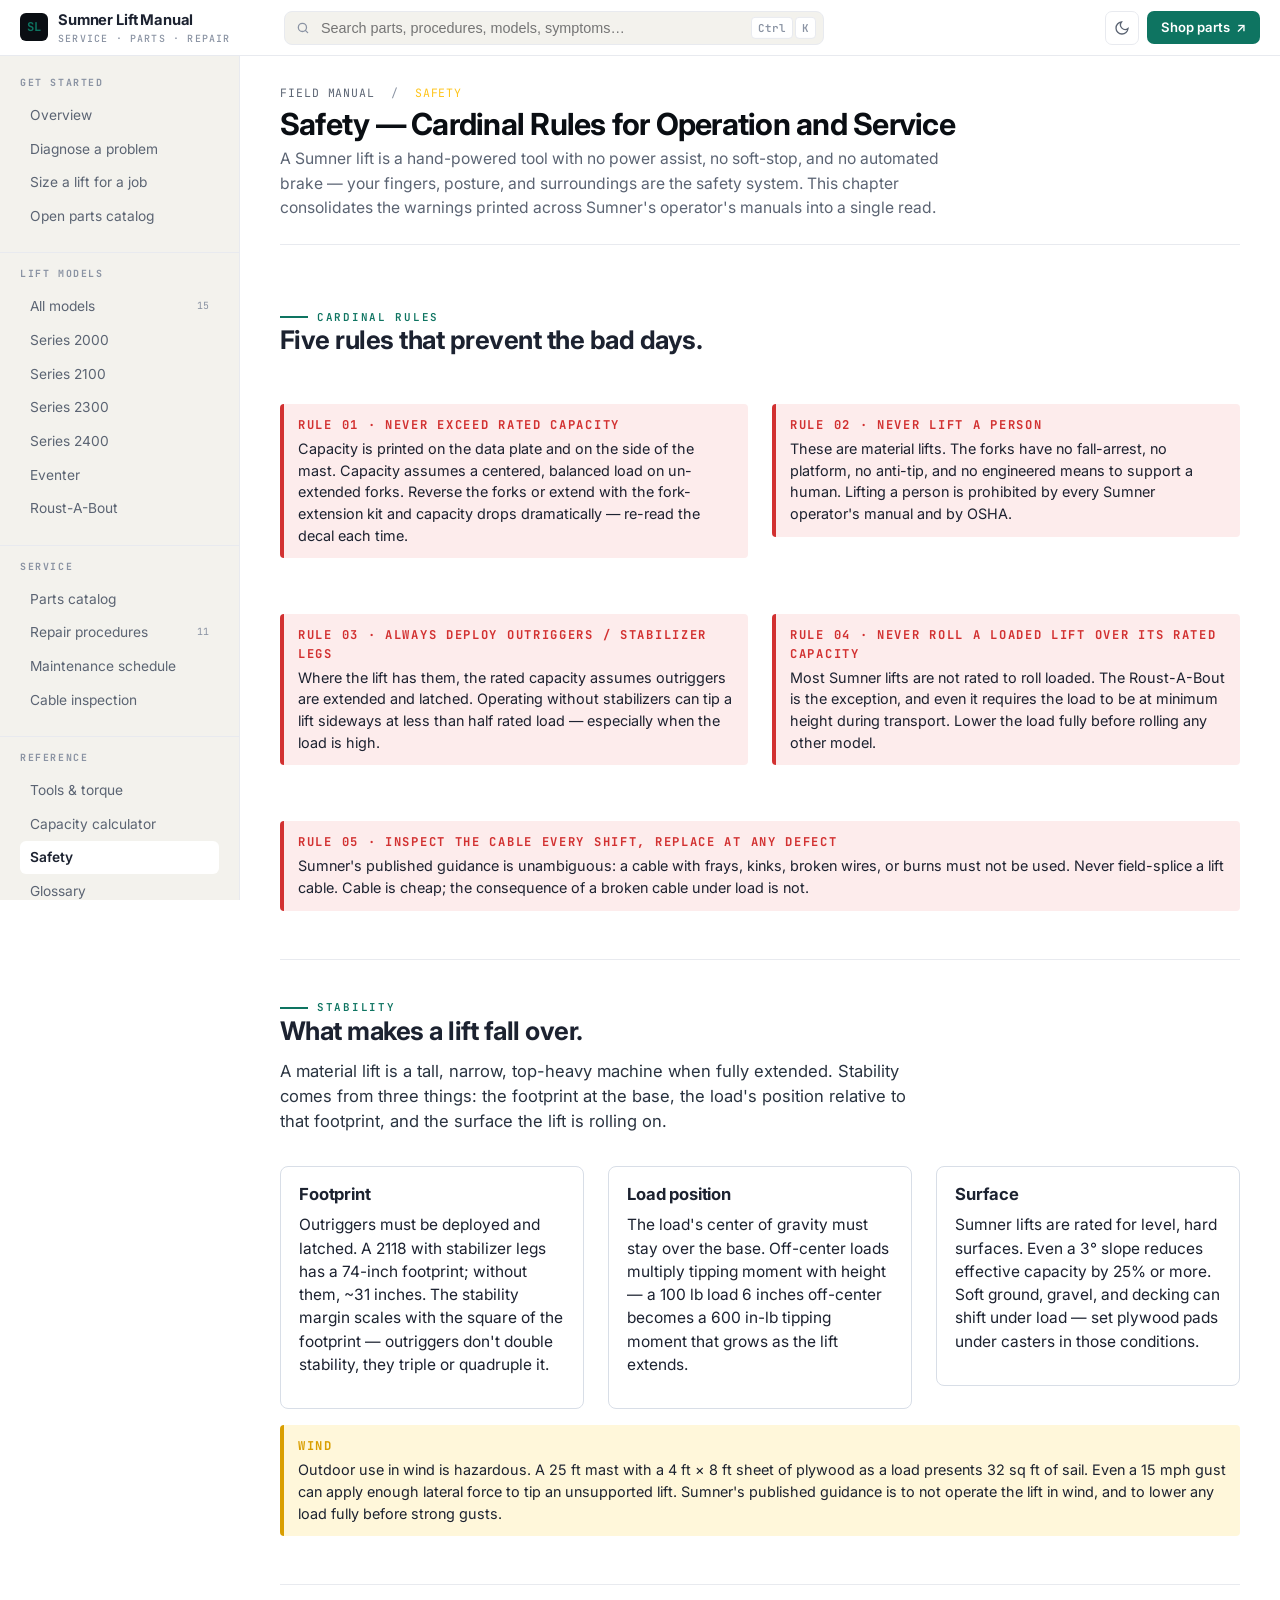
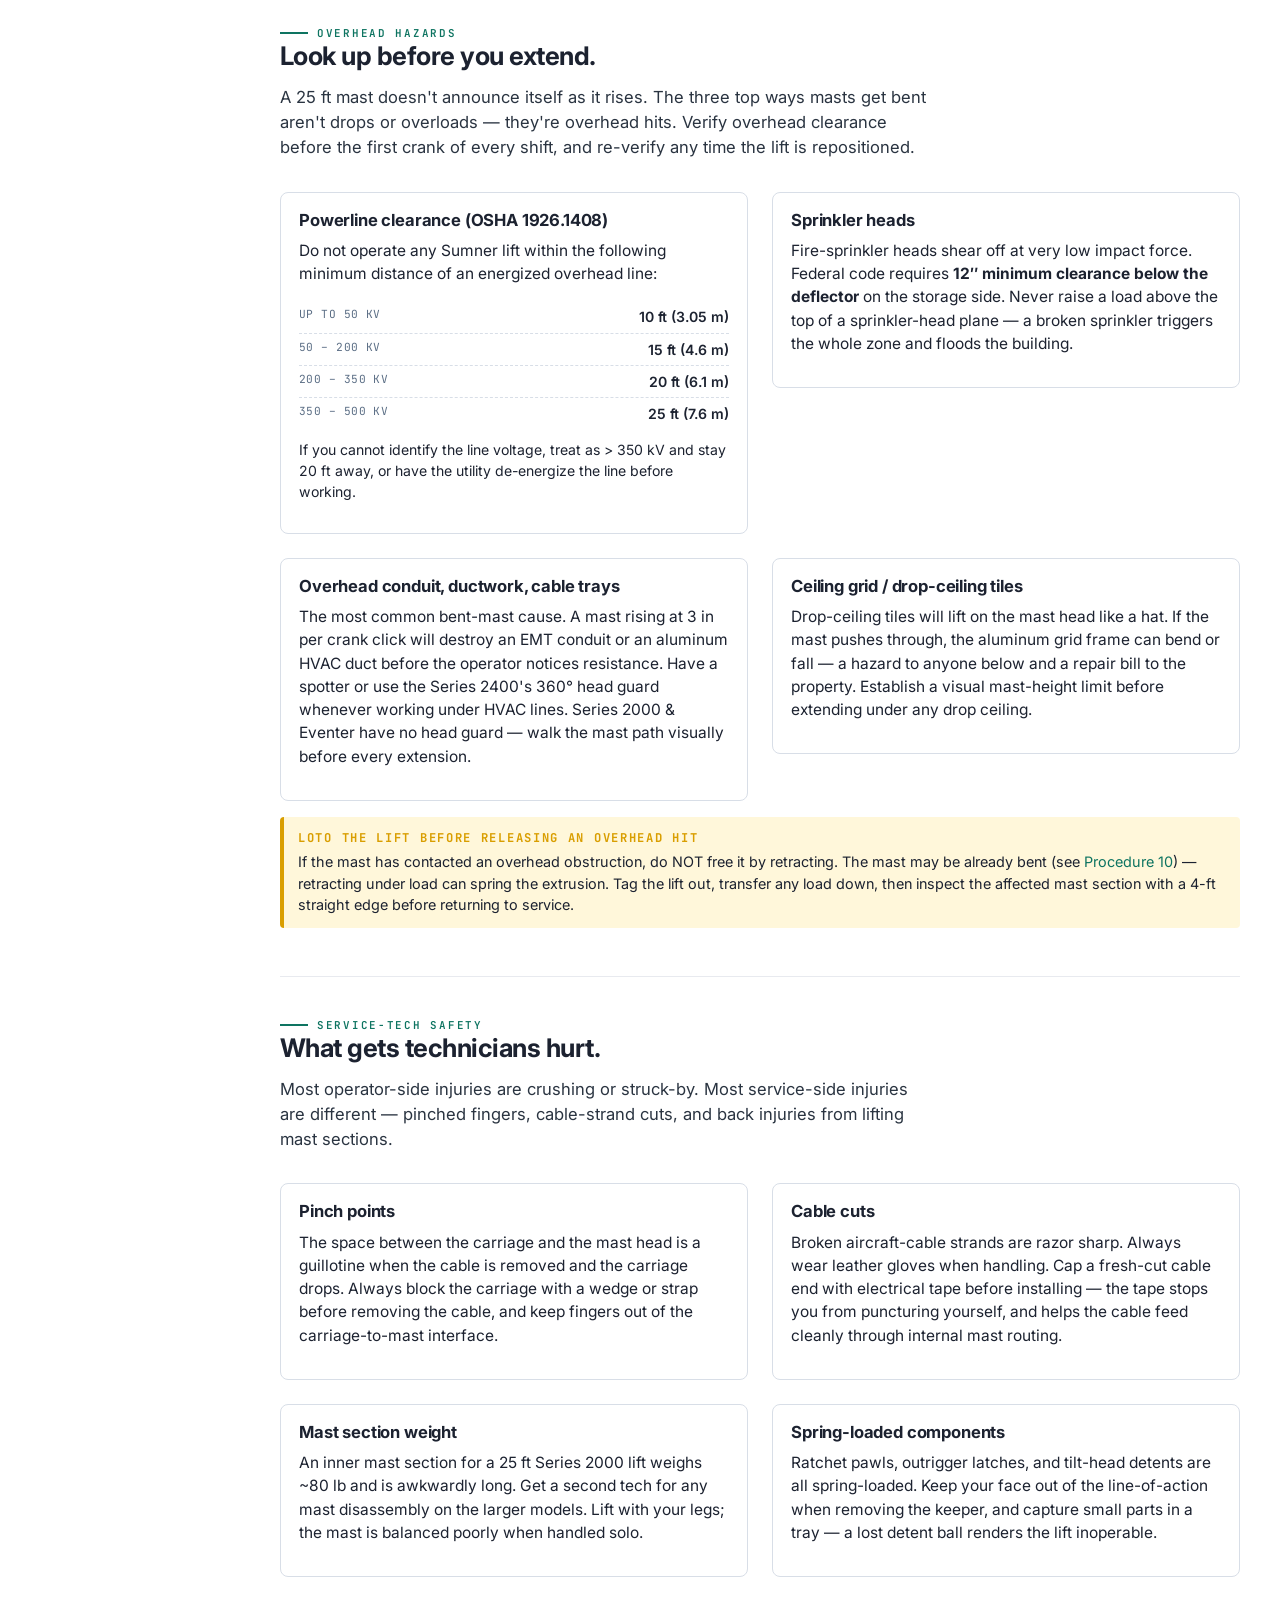
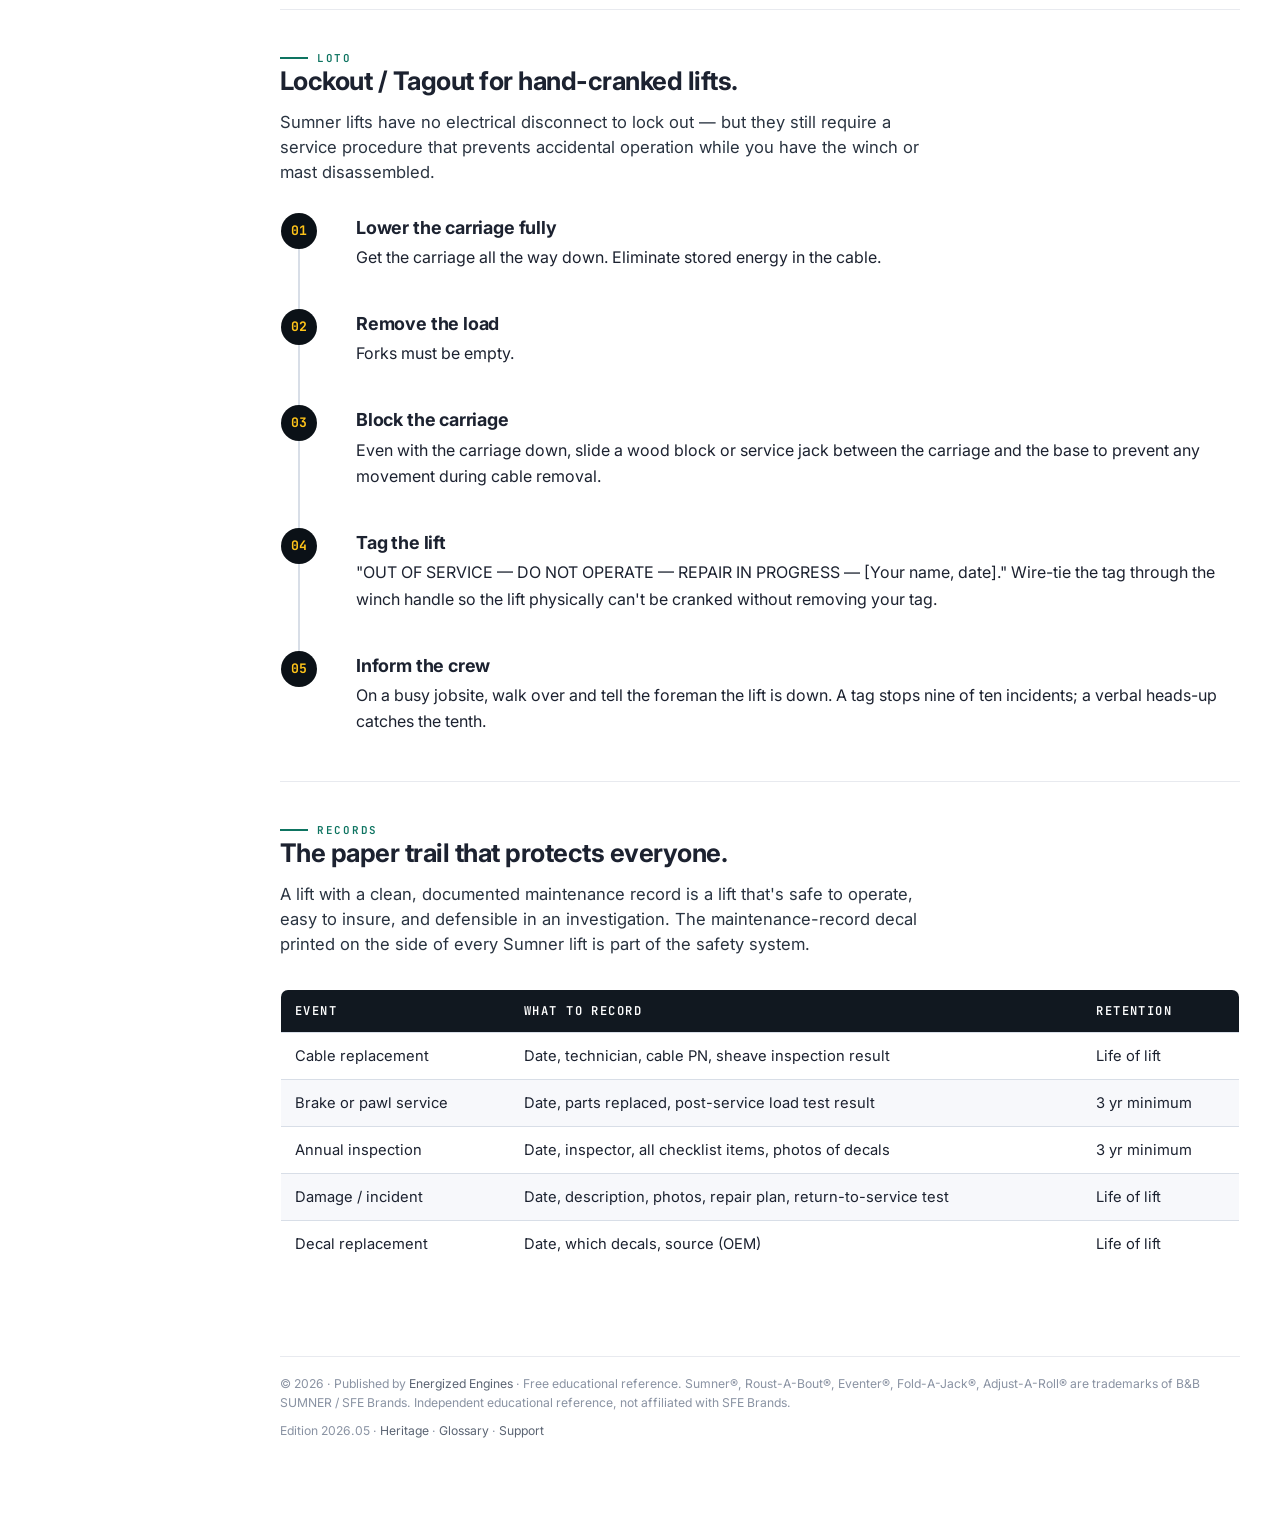
<file: safety.html>
<!doctype html>
<html lang="en">
<head>
<meta charset="utf-8" />
<meta name="viewport" content="width=device-width, initial-scale=1" />
<title>Safety — Sumner Lift Field Manual</title>
<meta name="description" content="Operator and service-tech safety practices for Sumner material lifts: load limits, stability, cable handling, lockout/tagout, and OSHA-aligned inspection." />
<link href="https://fonts.googleapis.com/css2?family=Inter:wght@400;500;600;700&family=JetBrains+Mono:wght@400;500;600;700&display=swap" rel="stylesheet" />
<link rel="stylesheet" href="css/styles.css" />
<link rel="icon" href="data:image/svg+xml,%3Csvg xmlns='http://www.w3.org/2000/svg' viewBox='0 0 32 32'%3E%3Crect width='32' height='32' rx='6' fill='%230a0e13'/%3E%3Ctext x='50%25' y='58%25' font-family='monospace' font-size='14' font-weight='700' fill='%230e7461' text-anchor='middle'%3ESL%3C/text%3E%3C/svg%3E" />
</head>
<body class="app-page">
<!-- ═══ APP-SHELL TOPBAR (unified across every page) ═══ -->
<header class="app-topbar">
  <div class="app-topbar-inner">
    <a href="index.html" class="app-brand">
      <div class="app-brand-mark">SL</div>
      <div class="app-brand-name">Sumner Lift Manual<small>Service · Parts · Repair</small></div>
    </a>

    <div class="app-search">
      <input type="search" id="site-search" placeholder="Search parts, procedures, models, symptoms…" aria-label="Search the manual" autocomplete="off" />
      <span class="app-search-kbd"><kbd id="kbd-mod">⌘</kbd><kbd>K</kbd></span>
      <div class="search-results" id="search-results"></div>
    </div>

    <div class="app-topbar-actions">
      <button class="app-mobile-toggle app-icon-btn" aria-label="Open menu" onclick="document.querySelector('.app-sidebar').classList.add('open'); document.querySelector('.app-mobile-backdrop').classList.add('open');">≡</button>
      <button class="app-icon-btn theme-toggle" onclick="toggleTheme()" aria-label="Toggle theme" title="Toggle theme"></button>
      <a class="app-shop-btn" href="https://www.energizedengines.com/collections/all-parts" target="_blank" rel="sponsored noopener"><span>Shop parts</span></a>
    </div>
  </div>
</header>

<div class="app-mobile-backdrop" onclick="document.querySelector('.app-sidebar').classList.remove('open'); this.classList.remove('open');"></div>

<div class="app-shell">

  <aside class="app-sidebar">
    <div class="app-nav-group">
      <h6>Get started</h6>
      <ul>
        <li><a href="index.html">Overview</a></li>
        <li><a href="troubleshooting.html">Diagnose a problem</a></li>
        <li><a href="sizing.html">Size a lift for a job</a></li>
        <li><a href="parts.html">Open parts catalog</a></li>
      </ul>
    </div>

    <div class="app-nav-group">
      <h6>Lift models</h6>
      <ul>
        <li><a href="models.html">All models <span class="badge">15</span></a></li>
        <li><a href="models.html#series-2000">Series 2000</a></li>
        <li><a href="models.html#series-2100">Series 2100</a></li>
        <li><a href="models.html#series-2300">Series 2300</a></li>
        <li><a href="models.html#series-2400">Series 2400</a></li>
        <li><a href="models.html#eventer">Eventer</a></li>
        <li><a href="models.html#roust-a-bout">Roust-A-Bout</a></li>
      </ul>
    </div>

    <div class="app-nav-group">
      <h6>Service</h6>
      <ul>
        <li><a href="parts.html">Parts catalog</a></li>
        <li><a href="repairs.html">Repair procedures <span class="badge">11</span></a></li>
        <li><a href="maintenance.html">Maintenance schedule</a></li>
        <li><a href="inspection.html">Cable inspection</a></li>
      </ul>
    </div>

    <div class="app-nav-group">
      <h6>Reference</h6>
      <ul>
        <li><a href="tools.html">Tools &amp; torque</a></li>
        <li><a href="calculators.html">Capacity calculator</a></li>
        <li><a href="safety.html" class="active">Safety</a></li>
        <li><a href="glossary.html">Glossary</a></li>
        <li><a href="pipe-equipment.html">Pipe handling</a></li>
        <li><a href="history.html">Heritage</a></li>
      </ul>
    </div>

    <div class="app-nav-group">
      <h6>Support</h6>
      <ul>
        <li><a href="support.html">Warranty &amp; RMA</a></li>
        <li><a class="app-nav-shop" href="https://www.energizedengines.com/collections/all-parts" target="_blank" rel="sponsored noopener">Shop Sumner parts ↗</a></li>
      </ul>
    </div>

    <!-- Lift-context selector in sidebar footer -->
    <div class="app-nav-group app-nav-ctx">
      <h6>Working on</h6>
      <div class="app-ctx-inline">
        <span id="lift-ctx-display" class="app-ctx-current"><em>No lift selected</em></span>
        <button id="lift-ctx-clear" class="app-ctx-clear" title="Clear lift selection" aria-label="Clear lift selection">×</button>
      </div>
      <select id="lift-ctx" class="app-ctx-select" aria-label="Select your lift model">
        <option value="">— select model —</option>
        <optgroup label="Series 2000 · General / HVAC">
          <option value="2010">2010 — 1,000 lb / 11′7″</option>
          <option value="2015">2015 — 800 lb / 16′2″</option>
          <option value="2020">2020 — 800 lb / 20′9″</option>
          <option value="2025">2025 — 650 lb / 25′5″</option>
        </optgroup>
        <optgroup label="Series 2100 · Contractor">
          <option value="2112">2112 — 650 lb / 12′11″</option>
          <option value="2118">2118 — 650 lb / 18′4″</option>
          <option value="2124">2124 — 650 lb / 23′9″</option>
        </optgroup>
        <optgroup label="Series 2300 · Drywall (solo)">
          <option value="2300">2300 — 150 lb</option>
        </optgroup>
        <optgroup label="Series 2400 · Compact / indoor">
          <option value="2412">2412 — 400 lb / 12′11″</option>
          <option value="2416">2416 — 450 lb / 16′11″</option>
        </optgroup>
        <optgroup label="Eventer · Stage / AV">
          <option value="Eventer 16">Eventer 16 — 500 lb / 16′11″</option>
          <option value="Eventer 20">Eventer 20 — 800 lb / 20′</option>
          <option value="Eventer 25">Eventer 25 — 650 lb / 25′</option>
        </optgroup>
        <optgroup label="Roust-A-Bout · Pipe / industrial">
          <option value="R-100">R-100 — 1,500 lb / 10′ (narrow base)</option>
          <option value="R-150">R-150 — 1,500 lb / 15′</option>
          <option value="R-250">R-250 — 1,500 lb / 25′</option>
        </optgroup>
      </select>
    </div>
  </aside>

  <main class="app-main">






<section class="page-head">
  <div class="wrap">
    <div class="breadcrumb"><a href="index.html">Field Manual</a> &nbsp;/&nbsp; <span>Safety</span></div>
    <h1>Safety &mdash; Cardinal Rules for Operation and Service</h1>
    <p>A Sumner lift is a hand-powered tool with no power assist, no soft-stop, and no automated brake — your fingers, posture, and surroundings are the safety system. This chapter consolidates the warnings printed across Sumner's operator's manuals into a single read.</p>
  </div>
</section>

<!-- TOP-LEVEL RULES -->
<section class="section">
  <div class="wrap">
    <div class="eyebrow">Cardinal Rules</div>
    <h2>Five rules that prevent the bad days.</h2>

    <div class="grid grid--2 mt-4">
      <div class="callout callout--danger">
        <strong>Rule 01 · Never exceed rated capacity</strong>
        Capacity is printed on the data plate and on the side of the mast. Capacity assumes a centered, balanced load on un-extended forks. Reverse the forks or extend with the fork-extension kit and capacity drops dramatically — re-read the decal each time.
      </div>
      <div class="callout callout--danger">
        <strong>Rule 02 · Never lift a person</strong>
        These are material lifts. The forks have no fall-arrest, no platform, no anti-tip, and no engineered means to support a human. Lifting a person is prohibited by every Sumner operator's manual and by OSHA.
      </div>
      <div class="callout callout--danger">
        <strong>Rule 03 · Always deploy outriggers / stabilizer legs</strong>
        Where the lift has them, the rated capacity assumes outriggers are extended and latched. Operating without stabilizers can tip a lift sideways at less than half rated load — especially when the load is high.
      </div>
      <div class="callout callout--danger">
        <strong>Rule 04 · Never roll a loaded lift over its rated capacity</strong>
        Most Sumner lifts are not rated to roll loaded. The Roust-A-Bout is the exception, and even it requires the load to be at minimum height during transport. Lower the load fully before rolling any other model.
      </div>
      <div class="callout callout--danger" style="grid-column: 1 / -1;">
        <strong>Rule 05 · Inspect the cable every shift, replace at any defect</strong>
        Sumner's published guidance is unambiguous: a cable with frays, kinks, broken wires, or burns must not be used. Never field-splice a lift cable. Cable is cheap; the consequence of a broken cable under load is not.
      </div>
    </div>
  </div>
</section>

<!-- STABILITY -->
<section class="section section--paper">
  <div class="wrap">
    <div class="eyebrow">Stability</div>
    <h2>What makes a lift fall over.</h2>
    <p class="lead" style="max-width:65ch;">A material lift is a tall, narrow, top-heavy machine when fully extended. Stability comes from three things: the footprint at the base, the load's position relative to that footprint, and the surface the lift is rolling on.</p>

    <div class="grid grid--3 mt-4">
      <div class="card">
        <h3 class="mt-0">Footprint</h3>
        <p>Outriggers must be deployed and latched. A 2118 with stabilizer legs has a 74-inch footprint; without them, ~31 inches. The stability margin scales with the square of the footprint — outriggers don't double stability, they triple or quadruple it.</p>
      </div>
      <div class="card">
        <h3 class="mt-0">Load position</h3>
        <p>The load's center of gravity must stay over the base. Off-center loads multiply tipping moment with height — a 100 lb load 6 inches off-center becomes a 600 in-lb tipping moment that grows as the lift extends.</p>
      </div>
      <div class="card">
        <h3 class="mt-0">Surface</h3>
        <p>Sumner lifts are rated for level, hard surfaces. Even a 3° slope reduces effective capacity by 25% or more. Soft ground, gravel, and decking can shift under load — set plywood pads under casters in those conditions.</p>
      </div>
    </div>

    <div class="callout callout--warning mt-4">
      <strong>Wind</strong>
      Outdoor use in wind is hazardous. A 25 ft mast with a 4 ft × 8 ft sheet of plywood as a load presents 32 sq ft of sail. Even a 15 mph gust can apply enough lateral force to tip an unsupported lift. Sumner's published guidance is to not operate the lift in wind, and to lower any load fully before strong gusts.
    </div>
  </div>
</section>

<!-- OVERHEAD / POWERLINE / OBSTRUCTION CLEARANCE -->
<section class="section section--paper">
  <div class="wrap">
    <div class="eyebrow">Overhead Hazards</div>
    <h2>Look up before you extend.</h2>
    <p class="lead" style="max-width:65ch;">A 25 ft mast doesn't announce itself as it rises. The three top ways masts get bent aren't drops or overloads &mdash; they're overhead hits. Verify overhead clearance before the first crank of every shift, and re-verify any time the lift is repositioned.</p>

    <div class="grid grid--2 mt-4">
      <div class="card">
        <h3 class="mt-0">Powerline clearance (OSHA 1926.1408)</h3>
        <p>Do not operate any Sumner lift within the following minimum distance of an energized overhead line:</p>
        <ul class="spec-list mt-2">
          <li><span class="k">Up to 50 kV</span><span class="v">10 ft (3.05 m)</span></li>
          <li><span class="k">50 &ndash; 200 kV</span><span class="v">15 ft (4.6 m)</span></li>
          <li><span class="k">200 &ndash; 350 kV</span><span class="v">20 ft (6.1 m)</span></li>
          <li><span class="k">350 &ndash; 500 kV</span><span class="v">25 ft (7.6 m)</span></li>
        </ul>
        <p style="margin-top: 10px; font-size:.88rem;">If you cannot identify the line voltage, treat as &gt; 350 kV and stay 20 ft away, or have the utility de-energize the line before working.</p>
      </div>
      <div class="card">
        <h3 class="mt-0">Sprinkler heads</h3>
        <p>Fire-sprinkler heads shear off at very low impact force. Federal code requires <strong>12&Prime; minimum clearance below the deflector</strong> on the storage side. Never raise a load above the top of a sprinkler-head plane &mdash; a broken sprinkler triggers the whole zone and floods the building.</p>
      </div>
      <div class="card">
        <h3 class="mt-0">Overhead conduit, ductwork, cable trays</h3>
        <p>The most common bent-mast cause. A mast rising at 3 in per crank click will destroy an EMT conduit or an aluminum HVAC duct before the operator notices resistance. Have a spotter or use the Series 2400&apos;s 360° head guard whenever working under HVAC lines. Series 2000 &amp; Eventer have no head guard &mdash; walk the mast path visually before every extension.</p>
      </div>
      <div class="card">
        <h3 class="mt-0">Ceiling grid / drop-ceiling tiles</h3>
        <p>Drop-ceiling tiles will lift on the mast head like a hat. If the mast pushes through, the aluminum grid frame can bend or fall &mdash; a hazard to anyone below and a repair bill to the property. Establish a visual mast-height limit before extending under any drop ceiling.</p>
      </div>
    </div>

    <div class="callout callout--warning mt-4">
      <strong>LOTO the lift before releasing an overhead hit</strong>
      If the mast has contacted an overhead obstruction, do NOT free it by retracting. The mast may be already bent (see <a href="repairs.html#p10">Procedure 10</a>) &mdash; retracting under load can spring the extrusion. Tag the lift out, transfer any load down, then inspect the affected mast section with a 4-ft straight edge before returning to service.
    </div>
  </div>
</section>

<!-- TECH SAFETY -->
<section class="section">
  <div class="wrap">
    <div class="eyebrow">Service-Tech Safety</div>
    <h2>What gets technicians hurt.</h2>
    <p class="lead" style="max-width:65ch;">Most operator-side injuries are crushing or struck-by. Most service-side injuries are different — pinched fingers, cable-strand cuts, and back injuries from lifting mast sections.</p>

    <div class="grid grid--2 mt-4">
      <div class="card">
        <h3 class="mt-0">Pinch points</h3>
        <p>The space between the carriage and the mast head is a guillotine when the cable is removed and the carriage drops. Always block the carriage with a wedge or strap before removing the cable, and keep fingers out of the carriage-to-mast interface.</p>
      </div>
      <div class="card">
        <h3 class="mt-0">Cable cuts</h3>
        <p>Broken aircraft-cable strands are razor sharp. Always wear leather gloves when handling. Cap a fresh-cut cable end with electrical tape before installing — the tape stops you from puncturing yourself, and helps the cable feed cleanly through internal mast routing.</p>
      </div>
      <div class="card">
        <h3 class="mt-0">Mast section weight</h3>
        <p>An inner mast section for a 25 ft Series 2000 lift weighs ~80 lb and is awkwardly long. Get a second tech for any mast disassembly on the larger models. Lift with your legs; the mast is balanced poorly when handled solo.</p>
      </div>
      <div class="card">
        <h3 class="mt-0">Spring-loaded components</h3>
        <p>Ratchet pawls, outrigger latches, and tilt-head detents are all spring-loaded. Keep your face out of the line-of-action when removing the keeper, and capture small parts in a tray — a lost detent ball renders the lift inoperable.</p>
      </div>
    </div>
  </div>
</section>

<!-- LOCKOUT TAGOUT -->
<section class="section section--steel">
  <div class="wrap">
    <div class="eyebrow">LOTO</div>
    <h2>Lockout / Tagout for hand-cranked lifts.</h2>
    <p class="lead" style="max-width:65ch;">Sumner lifts have no electrical disconnect to lock out — but they still require a service procedure that prevents accidental operation while you have the winch or mast disassembled.</p>

    <ol class="steps mt-4">
      <li>
        <h4>Lower the carriage fully</h4>
        <p>Get the carriage all the way down. Eliminate stored energy in the cable.</p>
      </li>
      <li>
        <h4>Remove the load</h4>
        <p>Forks must be empty.</p>
      </li>
      <li>
        <h4>Block the carriage</h4>
        <p>Even with the carriage down, slide a wood block or service jack between the carriage and the base to prevent any movement during cable removal.</p>
      </li>
      <li>
        <h4>Tag the lift</h4>
        <p>"OUT OF SERVICE — DO NOT OPERATE — REPAIR IN PROGRESS — [Your name, date]." Wire-tie the tag through the winch handle so the lift physically can't be cranked without removing your tag.</p>
      </li>
      <li>
        <h4>Inform the crew</h4>
        <p>On a busy jobsite, walk over and tell the foreman the lift is down. A tag stops nine of ten incidents; a verbal heads-up catches the tenth.</p>
      </li>
    </ol>
  </div>
</section>

<!-- INSPECTION & RECORD -->
<section class="section">
  <div class="wrap">
    <div class="eyebrow">Records</div>
    <h2>The paper trail that protects everyone.</h2>
    <p class="lead" style="max-width:65ch;">A lift with a clean, documented maintenance record is a lift that's safe to operate, easy to insure, and defensible in an investigation. The maintenance-record decal printed on the side of every Sumner lift is part of the safety system.</p>

    <table class="data mt-4">
      <thead>
        <tr><th>Event</th><th>What to record</th><th>Retention</th></tr>
      </thead>
      <tbody>
        <tr><td>Cable replacement</td><td>Date, technician, cable PN, sheave inspection result</td><td>Life of lift</td></tr>
        <tr><td>Brake or pawl service</td><td>Date, parts replaced, post-service load test result</td><td>3 yr minimum</td></tr>
        <tr><td>Annual inspection</td><td>Date, inspector, all checklist items, photos of decals</td><td>3 yr minimum</td></tr>
        <tr><td>Damage / incident</td><td>Date, description, photos, repair plan, return-to-service test</td><td>Life of lift</td></tr>
        <tr><td>Decal replacement</td><td>Date, which decals, source (OEM)</td><td>Life of lift</td></tr>
      </tbody>
    </table>
  </div>
</section>

  <!-- App-shell footer -->
  <div class="app-footer">
    <span>© 2026 · Published by <a href="https://www.energizedengines.com/" target="_blank" rel="sponsored noopener">Energized Engines</a> · Free educational reference. Sumner®, Roust-A-Bout®, Eventer®, Fold-A-Jack®, Adjust-A-Roll® are trademarks of B&amp;B SUMNER / SFE Brands. Independent educational reference, not affiliated with SFE Brands.</span>
    <span>Edition 2026.05 · <a href="history.html">Heritage</a> · <a href="glossary.html">Glossary</a> · <a href="support.html">Support</a></span>
  </div>

  </main>

</div>

<script src="js/main.js"></script>
<script>
  // ⌘ on Mac, Ctrl elsewhere — mirrors the home-page keybind hint
  (function () {
    var kbd = document.getElementById('kbd-mod');
    if (kbd && !/Mac|iPhone|iPad/.test(navigator.platform || '')) kbd.textContent = 'Ctrl';
  })();
</script>
</body>
</html>
</file>
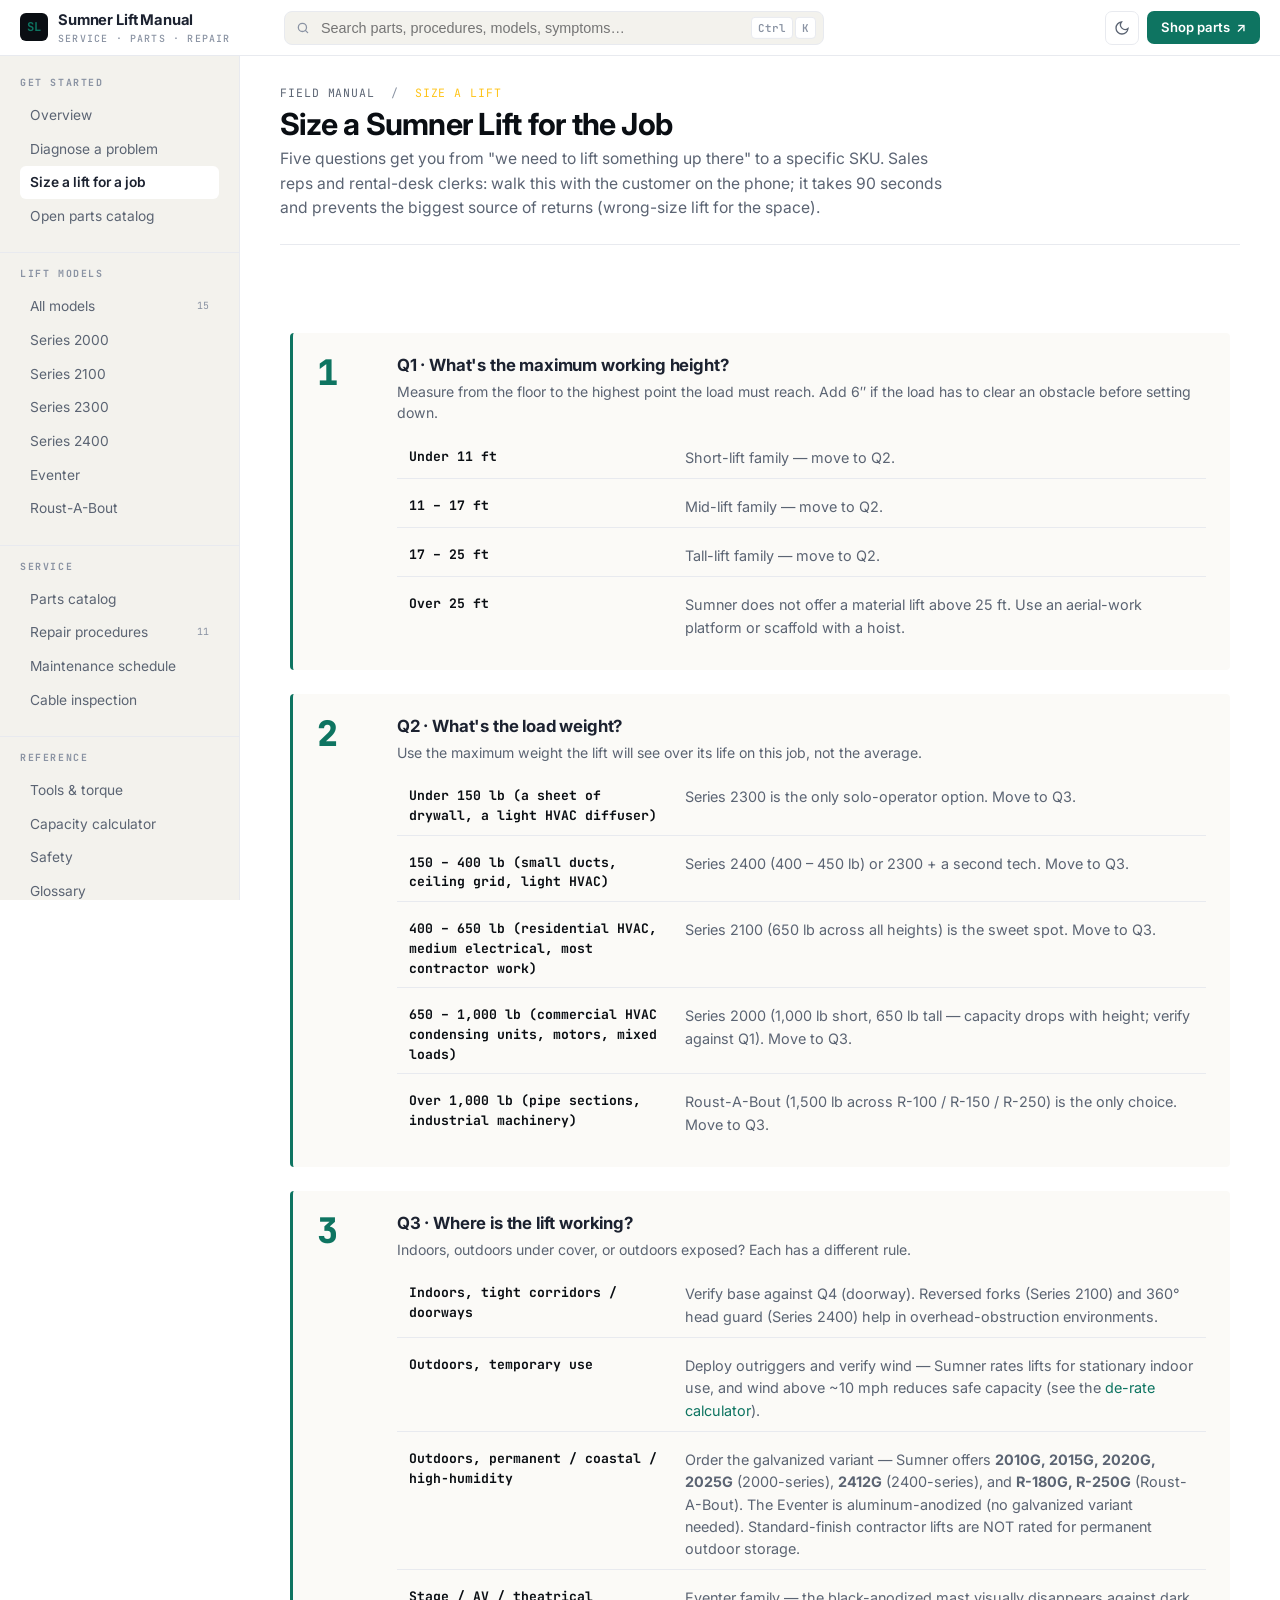
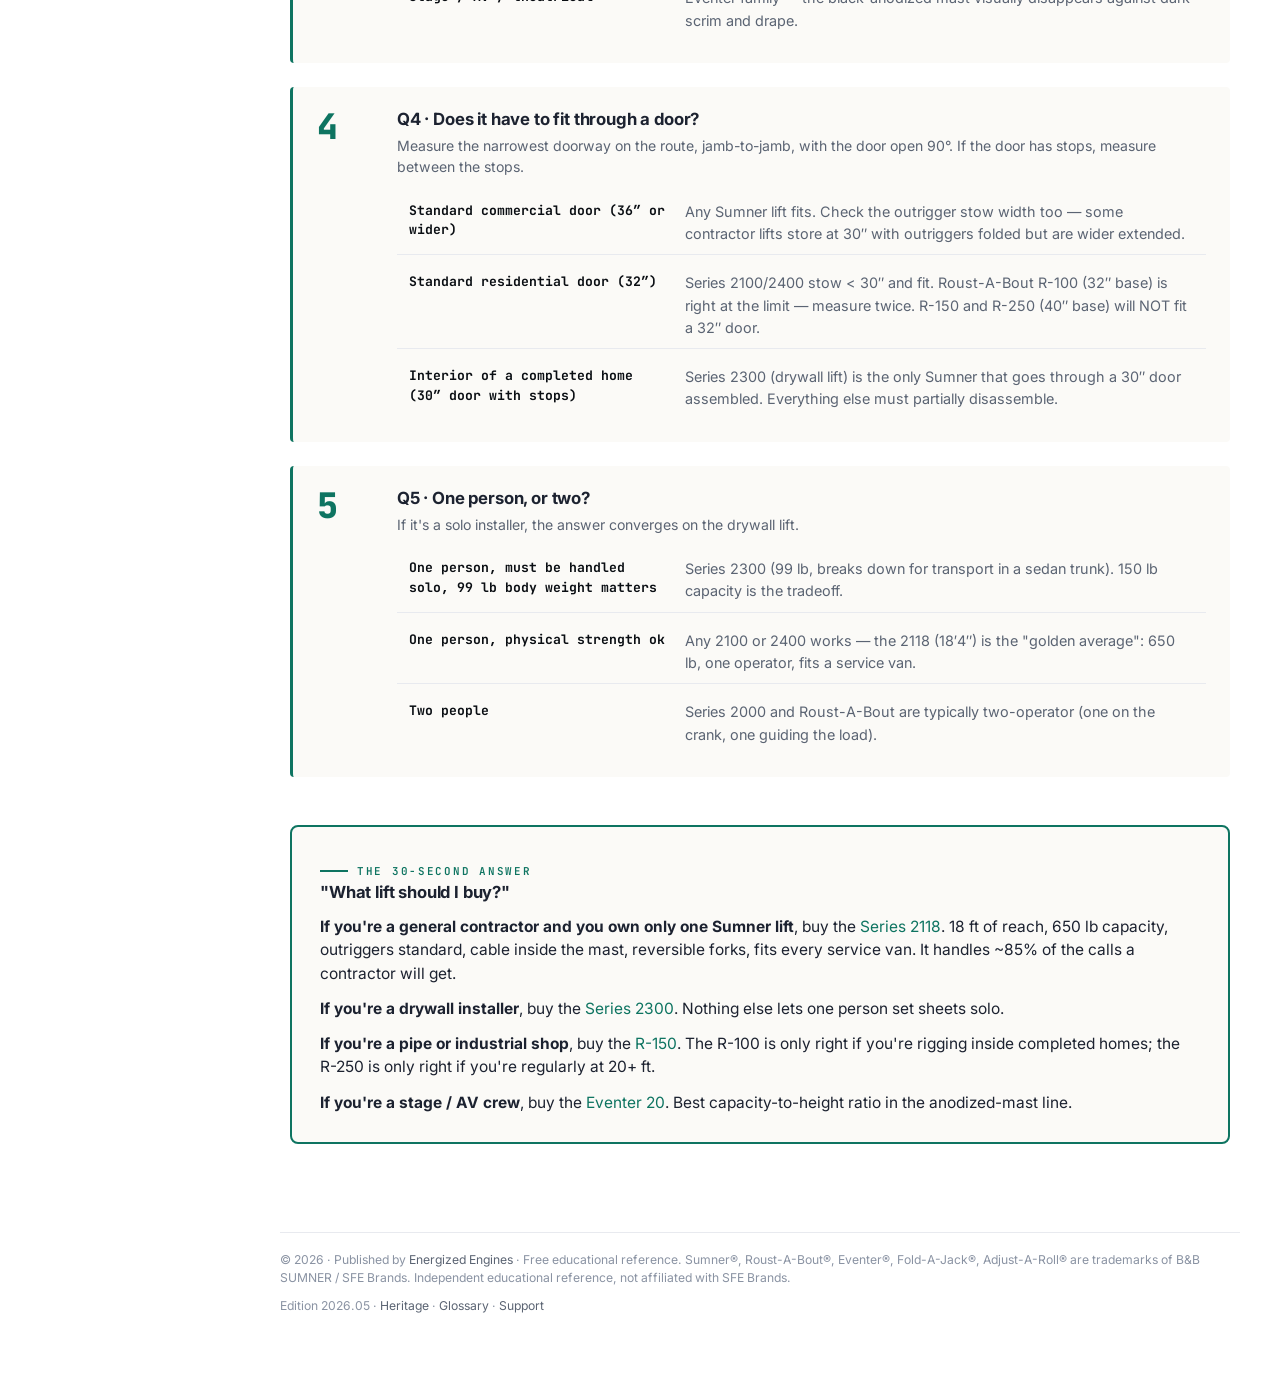
<file: sizing.html>
<!doctype html>
<html lang="en">
<head>
<meta charset="utf-8" />
<meta name="viewport" content="width=device-width, initial-scale=1" />
<title>Size a Lift — Sumner Lift Field Manual</title>
<meta name="description" content="Five-question decision tree that sales reps and rental clerks use to land the customer on the right Sumner material lift for the job — 90 seconds." />
<link href="https://fonts.googleapis.com/css2?family=Inter:wght@400;500;600;700&family=JetBrains+Mono:wght@400;500;600;700&display=swap" rel="stylesheet" />
<link rel="stylesheet" href="css/styles.css" />
<link rel="icon" href="data:image/svg+xml,%3Csvg xmlns='http://www.w3.org/2000/svg' viewBox='0 0 32 32'%3E%3Crect width='32' height='32' rx='6' fill='%230a0e13'/%3E%3Ctext x='50%25' y='58%25' font-family='monospace' font-size='14' font-weight='700' fill='%230e7461' text-anchor='middle'%3ESL%3C/text%3E%3C/svg%3E" />
</head>
<body class="app-page">

<header class="app-topbar">
  <div class="app-topbar-inner">
    <a href="index.html" class="app-brand">
      <div class="app-brand-mark">SL</div>
      <div class="app-brand-name">Sumner Lift Manual<small>Service · Parts · Repair</small></div>
    </a>
    <div class="app-search">
      <input type="search" id="site-search" placeholder="Search parts, procedures, models, symptoms…" aria-label="Search the manual" autocomplete="off" />
      <span class="app-search-kbd"><kbd id="kbd-mod">⌘</kbd><kbd>K</kbd></span>
      <div class="search-results" id="search-results"></div>
    </div>
    <div class="app-topbar-actions">
      <button class="app-mobile-toggle app-icon-btn" aria-label="Open menu" onclick="document.querySelector('.app-sidebar').classList.add('open'); document.querySelector('.app-mobile-backdrop').classList.add('open');">≡</button>
      <button class="app-icon-btn theme-toggle" onclick="toggleTheme()" aria-label="Toggle theme" title="Toggle theme"></button>
      <a class="app-shop-btn" href="https://www.energizedengines.com/collections/all-parts" target="_blank" rel="sponsored noopener"><span>Shop parts</span></a>
    </div>
  </div>
</header>

<div class="app-mobile-backdrop" onclick="document.querySelector('.app-sidebar').classList.remove('open'); this.classList.remove('open');"></div>

<div class="app-shell">

  <aside class="app-sidebar">
    <div class="app-nav-group">
      <h6>Get started</h6>
      <ul>
        <li><a href="index.html">Overview</a></li>
        <li><a href="troubleshooting.html">Diagnose a problem</a></li>
        <li><a href="sizing.html" class="active">Size a lift for a job</a></li>
        <li><a href="parts.html">Open parts catalog</a></li>
      </ul>
    </div>
    <div class="app-nav-group">
      <h6>Lift models</h6>
      <ul>
        <li><a href="models.html">All models <span class="badge">15</span></a></li>
        <li><a href="models.html#series-2000">Series 2000</a></li>
        <li><a href="models.html#series-2100">Series 2100</a></li>
        <li><a href="models.html#series-2300">Series 2300</a></li>
        <li><a href="models.html#series-2400">Series 2400</a></li>
        <li><a href="models.html#eventer">Eventer</a></li>
        <li><a href="models.html#roust-a-bout">Roust-A-Bout</a></li>
      </ul>
    </div>
    <div class="app-nav-group">
      <h6>Service</h6>
      <ul>
        <li><a href="parts.html">Parts catalog</a></li>
        <li><a href="repairs.html">Repair procedures <span class="badge">11</span></a></li>
        <li><a href="maintenance.html">Maintenance schedule</a></li>
        <li><a href="inspection.html">Cable inspection</a></li>
      </ul>
    </div>
    <div class="app-nav-group">
      <h6>Reference</h6>
      <ul>
        <li><a href="tools.html">Tools &amp; torque</a></li>
        <li><a href="calculators.html">Capacity calculator</a></li>
        <li><a href="safety.html">Safety</a></li>
        <li><a href="glossary.html">Glossary</a></li>
        <li><a href="pipe-equipment.html">Pipe handling</a></li>
        <li><a href="history.html">Heritage</a></li>
      </ul>
    </div>
    <div class="app-nav-group">
      <h6>Support</h6>
      <ul>
        <li><a href="support.html">Warranty &amp; RMA</a></li>
        <li><a class="app-nav-shop" href="https://www.energizedengines.com/collections/all-parts" target="_blank" rel="sponsored noopener">Shop Sumner parts ↗</a></li>
      </ul>
    </div>
  </aside>

  <main class="app-main">

<section class="page-head">
  <div class="wrap">
    <div class="breadcrumb"><a href="index.html">Field Manual</a> &nbsp;/&nbsp; <span>Size a Lift</span></div>
    <h1>Size a Sumner Lift for the Job</h1>
    <p>Five questions get you from &quot;we need to lift something up there&quot; to a specific SKU. Sales reps and rental-desk clerks: walk this with the customer on the phone; it takes 90 seconds and prevents the biggest source of returns (wrong-size lift for the space).</p>
  </div>
</section>

<section class="section">
  <div class="wrap" style="max-width: 940px;">
    <div class="sizing-tree">

      <div class="sizing-step">
        <div class="sizing-q-num">1</div>
        <div class="sizing-q-body">
          <h3>Q1 &middot; What's the maximum working height?</h3>
          <p class="sizing-hint">Measure from the floor to the highest point the load must reach. Add 6&Prime; if the load has to clear an obstacle before setting down.</p>
          <div class="sizing-branches">
            <div class="sizing-branch"><span class="k">Under 11 ft</span><span class="v">Short-lift family &mdash; move to Q2.</span></div>
            <div class="sizing-branch"><span class="k">11 – 17 ft</span><span class="v">Mid-lift family &mdash; move to Q2.</span></div>
            <div class="sizing-branch"><span class="k">17 – 25 ft</span><span class="v">Tall-lift family &mdash; move to Q2.</span></div>
            <div class="sizing-branch"><span class="k">Over 25 ft</span><span class="v">Sumner does not offer a material lift above 25 ft. Use an aerial-work platform or scaffold with a hoist.</span></div>
          </div>
        </div>
      </div>

      <div class="sizing-step">
        <div class="sizing-q-num">2</div>
        <div class="sizing-q-body">
          <h3>Q2 &middot; What's the load weight?</h3>
          <p class="sizing-hint">Use the maximum weight the lift will see over its life on this job, not the average.</p>
          <div class="sizing-branches">
            <div class="sizing-branch"><span class="k">Under 150 lb (a sheet of drywall, a light HVAC diffuser)</span><span class="v">Series 2300 is the only solo-operator option. Move to Q3.</span></div>
            <div class="sizing-branch"><span class="k">150 – 400 lb (small ducts, ceiling grid, light HVAC)</span><span class="v">Series 2400 (400 – 450 lb) or 2300 + a second tech. Move to Q3.</span></div>
            <div class="sizing-branch"><span class="k">400 – 650 lb (residential HVAC, medium electrical, most contractor work)</span><span class="v">Series 2100 (650 lb across all heights) is the sweet spot. Move to Q3.</span></div>
            <div class="sizing-branch"><span class="k">650 – 1,000 lb (commercial HVAC condensing units, motors, mixed loads)</span><span class="v">Series 2000 (1,000 lb short, 650 lb tall &mdash; capacity drops with height; verify against Q1). Move to Q3.</span></div>
            <div class="sizing-branch"><span class="k">Over 1,000 lb (pipe sections, industrial machinery)</span><span class="v">Roust-A-Bout (1,500 lb across R-100 / R-150 / R-250) is the only choice. Move to Q3.</span></div>
          </div>
        </div>
      </div>

      <div class="sizing-step">
        <div class="sizing-q-num">3</div>
        <div class="sizing-q-body">
          <h3>Q3 &middot; Where is the lift working?</h3>
          <p class="sizing-hint">Indoors, outdoors under cover, or outdoors exposed? Each has a different rule.</p>
          <div class="sizing-branches">
            <div class="sizing-branch"><span class="k">Indoors, tight corridors / doorways</span><span class="v">Verify base against Q4 (doorway). Reversed forks (Series 2100) and 360° head guard (Series 2400) help in overhead-obstruction environments.</span></div>
            <div class="sizing-branch"><span class="k">Outdoors, temporary use</span><span class="v">Deploy outriggers and verify wind &mdash; Sumner rates lifts for stationary indoor use, and wind above ~10 mph reduces safe capacity (see the <a href="calculators.html">de-rate calculator</a>).</span></div>
            <div class="sizing-branch"><span class="k">Outdoors, permanent / coastal / high-humidity</span><span class="v">Order the galvanized variant &mdash; Sumner offers <strong>2010G, 2015G, 2020G, 2025G</strong> (2000-series), <strong>2412G</strong> (2400-series), and <strong>R-180G, R-250G</strong> (Roust-A-Bout). The Eventer is aluminum-anodized (no galvanized variant needed). Standard-finish contractor lifts are NOT rated for permanent outdoor storage.</span></div>
            <div class="sizing-branch"><span class="k">Stage / AV / theatrical</span><span class="v">Eventer family &mdash; the black-anodized mast visually disappears against dark scrim and drape.</span></div>
          </div>
        </div>
      </div>

      <div class="sizing-step">
        <div class="sizing-q-num">4</div>
        <div class="sizing-q-body">
          <h3>Q4 &middot; Does it have to fit through a door?</h3>
          <p class="sizing-hint">Measure the narrowest doorway on the route, jamb-to-jamb, with the door open 90°. If the door has stops, measure between the stops.</p>
          <div class="sizing-branches">
            <div class="sizing-branch"><span class="k">Standard commercial door (36&Prime; or wider)</span><span class="v">Any Sumner lift fits. Check the outrigger stow width too &mdash; some contractor lifts store at 30&Prime; with outriggers folded but are wider extended.</span></div>
            <div class="sizing-branch"><span class="k">Standard residential door (32&Prime;)</span><span class="v">Series 2100/2400 stow &lt; 30&Prime; and fit. Roust-A-Bout R-100 (32&Prime; base) is right at the limit &mdash; measure twice. R-150 and R-250 (40&Prime; base) will NOT fit a 32&Prime; door.</span></div>
            <div class="sizing-branch"><span class="k">Interior of a completed home (30&Prime; door with stops)</span><span class="v">Series 2300 (drywall lift) is the only Sumner that goes through a 30&Prime; door assembled. Everything else must partially disassemble.</span></div>
          </div>
        </div>
      </div>

      <div class="sizing-step">
        <div class="sizing-q-num">5</div>
        <div class="sizing-q-body">
          <h3>Q5 &middot; One person, or two?</h3>
          <p class="sizing-hint">If it's a solo installer, the answer converges on the drywall lift.</p>
          <div class="sizing-branches">
            <div class="sizing-branch"><span class="k">One person, must be handled solo, 99 lb body weight matters</span><span class="v">Series 2300 (99 lb, breaks down for transport in a sedan trunk). 150 lb capacity is the tradeoff.</span></div>
            <div class="sizing-branch"><span class="k">One person, physical strength ok</span><span class="v">Any 2100 or 2400 works &mdash; the 2118 (18′4″) is the &quot;golden average&quot;: 650 lb, one operator, fits a service van.</span></div>
            <div class="sizing-branch"><span class="k">Two people</span><span class="v">Series 2000 and Roust-A-Bout are typically two-operator (one on the crank, one guiding the load).</span></div>
          </div>
        </div>
      </div>

    </div>

    <div class="sizing-recommendation">
      <div class="eyebrow">The 30-second answer</div>
      <h3>&quot;What lift should I buy?&quot;</h3>
      <p><strong>If you're a general contractor and you own only one Sumner lift</strong>, buy the <a href="models.html#series-2100">Series 2118</a>. 18 ft of reach, 650 lb capacity, outriggers standard, cable inside the mast, reversible forks, fits every service van. It handles ~85% of the calls a contractor will get.</p>
      <p><strong>If you're a drywall installer</strong>, buy the <a href="models.html#series-2300">Series 2300</a>. Nothing else lets one person set sheets solo.</p>
      <p><strong>If you're a pipe or industrial shop</strong>, buy the <a href="models.html#roust-a-bout">R-150</a>. The R-100 is only right if you're rigging inside completed homes; the R-250 is only right if you're regularly at 20+ ft.</p>
      <p><strong>If you're a stage / AV crew</strong>, buy the <a href="models.html#eventer">Eventer 20</a>. Best capacity-to-height ratio in the anodized-mast line.</p>
    </div>
  </div>
</section>

  <div class="app-footer">
    <span>© 2026 · Published by <a href="https://www.energizedengines.com/" target="_blank" rel="sponsored noopener">Energized Engines</a> · Free educational reference. Sumner®, Roust-A-Bout®, Eventer®, Fold-A-Jack®, Adjust-A-Roll® are trademarks of B&amp;B SUMNER / SFE Brands. Independent educational reference, not affiliated with SFE Brands.</span>
    <span>Edition 2026.05 · <a href="history.html">Heritage</a> · <a href="glossary.html">Glossary</a> · <a href="support.html">Support</a></span>
  </div>

  </main>

</div>

<script src="js/main.js"></script>
<script>
  (function () {
    var kbd = document.getElementById('kbd-mod');
    if (kbd && !/Mac|iPhone|iPad/.test(navigator.platform || '')) kbd.textContent = 'Ctrl';
  })();
</script>
</body>
</html>
</file>
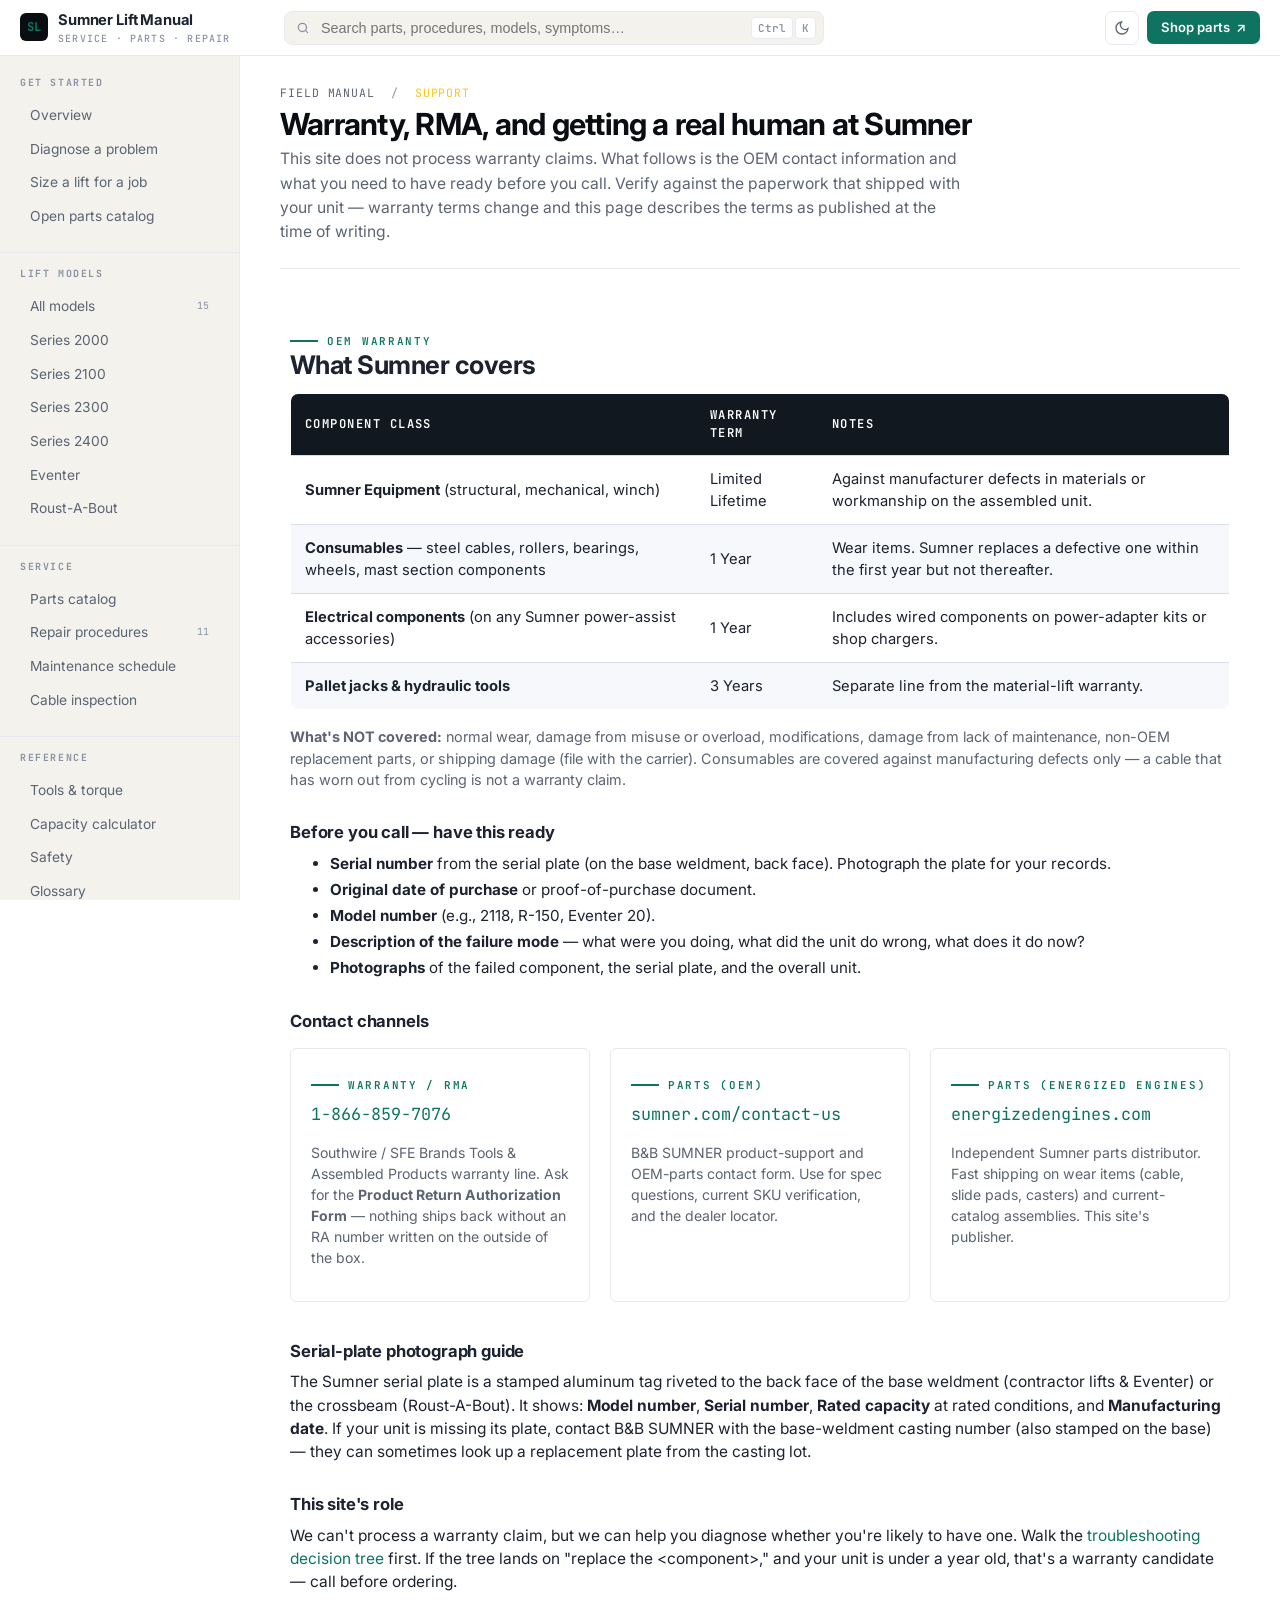
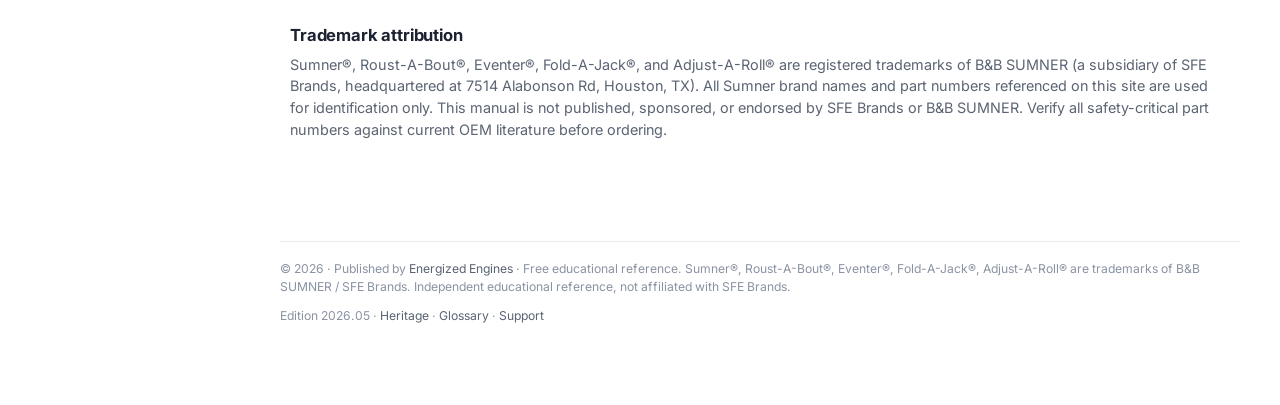
<file: support.html>
<!doctype html>
<html lang="en">
<head>
<meta charset="utf-8" />
<meta name="viewport" content="width=device-width, initial-scale=1" />
<title>Support — Warranty, RMA &amp; Serial Lookup — Sumner Lift Field Manual</title>
<meta name="description" content="Sumner material lift warranty terms, RMA process, serial-plate lookup, and OEM contact channels — everything you need before you call B&amp;B SUMNER." />
<link href="https://fonts.googleapis.com/css2?family=Inter:wght@400;500;600;700&family=JetBrains+Mono:wght@400;500;600;700&display=swap" rel="stylesheet" />
<link rel="stylesheet" href="css/styles.css" />
<link rel="icon" href="data:image/svg+xml,%3Csvg xmlns='http://www.w3.org/2000/svg' viewBox='0 0 32 32'%3E%3Crect width='32' height='32' rx='6' fill='%230a0e13'/%3E%3Ctext x='50%25' y='58%25' font-family='monospace' font-size='14' font-weight='700' fill='%230e7461' text-anchor='middle'%3ESL%3C/text%3E%3C/svg%3E" />
</head>
<body class="app-page">

<!-- ═══ APP-SHELL TOPBAR ═══ -->
<header class="app-topbar">
  <div class="app-topbar-inner">
    <a href="index.html" class="app-brand">
      <div class="app-brand-mark">SL</div>
      <div class="app-brand-name">Sumner Lift Manual<small>Service · Parts · Repair</small></div>
    </a>
    <div class="app-search">
      <input type="search" id="site-search" placeholder="Search parts, procedures, models, symptoms…" aria-label="Search the manual" autocomplete="off" />
      <span class="app-search-kbd"><kbd id="kbd-mod">⌘</kbd><kbd>K</kbd></span>
      <div class="search-results" id="search-results"></div>
    </div>
    <div class="app-topbar-actions">
      <button class="app-mobile-toggle app-icon-btn" aria-label="Open menu" onclick="document.querySelector('.app-sidebar').classList.add('open'); document.querySelector('.app-mobile-backdrop').classList.add('open');">≡</button>
      <button class="app-icon-btn theme-toggle" onclick="toggleTheme()" aria-label="Toggle theme" title="Toggle theme"></button>
      <a class="app-shop-btn" href="https://www.energizedengines.com/collections/all-parts" target="_blank" rel="sponsored noopener"><span>Shop parts</span></a>
    </div>
  </div>
</header>

<div class="app-mobile-backdrop" onclick="document.querySelector('.app-sidebar').classList.remove('open'); this.classList.remove('open');"></div>

<div class="app-shell">

  <aside class="app-sidebar">
    <div class="app-nav-group">
      <h6>Get started</h6>
      <ul>
        <li><a href="index.html">Overview</a></li>
        <li><a href="troubleshooting.html">Diagnose a problem</a></li>
        <li><a href="sizing.html">Size a lift for a job</a></li>
        <li><a href="parts.html">Open parts catalog</a></li>
      </ul>
    </div>
    <div class="app-nav-group">
      <h6>Lift models</h6>
      <ul>
        <li><a href="models.html">All models <span class="badge">15</span></a></li>
        <li><a href="models.html#series-2000">Series 2000</a></li>
        <li><a href="models.html#series-2100">Series 2100</a></li>
        <li><a href="models.html#series-2300">Series 2300</a></li>
        <li><a href="models.html#series-2400">Series 2400</a></li>
        <li><a href="models.html#eventer">Eventer</a></li>
        <li><a href="models.html#roust-a-bout">Roust-A-Bout</a></li>
      </ul>
    </div>
    <div class="app-nav-group">
      <h6>Service</h6>
      <ul>
        <li><a href="parts.html">Parts catalog</a></li>
        <li><a href="repairs.html">Repair procedures <span class="badge">11</span></a></li>
        <li><a href="maintenance.html">Maintenance schedule</a></li>
        <li><a href="inspection.html">Cable inspection</a></li>
      </ul>
    </div>
    <div class="app-nav-group">
      <h6>Reference</h6>
      <ul>
        <li><a href="tools.html">Tools &amp; torque</a></li>
        <li><a href="calculators.html">Capacity calculator</a></li>
        <li><a href="safety.html">Safety</a></li>
        <li><a href="glossary.html">Glossary</a></li>
        <li><a href="pipe-equipment.html">Pipe handling</a></li>
        <li><a href="history.html">Heritage</a></li>
      </ul>
    </div>
    <div class="app-nav-group">
      <h6>Support</h6>
      <ul>
        <li><a href="support.html" class="active">Warranty &amp; RMA</a></li>
        <li><a class="app-nav-shop" href="https://www.energizedengines.com/collections/all-parts" target="_blank" rel="sponsored noopener">Shop Sumner parts ↗</a></li>
      </ul>
    </div>
  </aside>

  <main class="app-main">

<section class="page-head">
  <div class="wrap">
    <div class="breadcrumb"><a href="index.html">Field Manual</a> &nbsp;/&nbsp; <span>Support</span></div>
    <h1>Warranty, RMA, and getting a real human at Sumner</h1>
    <p>This site does not process warranty claims. What follows is the OEM contact information and what you need to have ready before you call. Verify against the paperwork that shipped with your unit &mdash; warranty terms change and this page describes the terms as published at the time of writing.</p>
  </div>
</section>

<section class="section">
  <div class="wrap" style="max-width: 940px;">
    <div class="eyebrow">OEM Warranty</div>
    <h2>What Sumner covers</h2>

    <div style="overflow-x:auto;">
      <table class="data">
        <thead>
          <tr>
            <th>Component class</th>
            <th>Warranty term</th>
            <th>Notes</th>
          </tr>
        </thead>
        <tbody>
          <tr>
            <td><strong>Sumner Equipment</strong> (structural, mechanical, winch)</td>
            <td>Limited Lifetime</td>
            <td>Against manufacturer defects in materials or workmanship on the assembled unit.</td>
          </tr>
          <tr>
            <td><strong>Consumables</strong> &mdash; steel cables, rollers, bearings, wheels, mast section components</td>
            <td>1 Year</td>
            <td>Wear items. Sumner replaces a defective one within the first year but not thereafter.</td>
          </tr>
          <tr>
            <td><strong>Electrical components</strong> (on any Sumner power-assist accessories)</td>
            <td>1 Year</td>
            <td>Includes wired components on power-adapter kits or shop chargers.</td>
          </tr>
          <tr>
            <td><strong>Pallet jacks &amp; hydraulic tools</strong></td>
            <td>3 Years</td>
            <td>Separate line from the material-lift warranty.</td>
          </tr>
        </tbody>
      </table>
    </div>

    <p class="mt-2" style="color:var(--v3-text-soft); font-size:.9rem;"><strong>What's NOT covered:</strong> normal wear, damage from misuse or overload, modifications, damage from lack of maintenance, non-OEM replacement parts, or shipping damage (file with the carrier). Consumables are covered against manufacturing defects only &mdash; a cable that has worn out from cycling is not a warranty claim.</p>

    <h3 style="margin-top: 32px;">Before you call &mdash; have this ready</h3>
    <ul style="margin-top: 8px; font-size:.95rem; line-height:1.7;">
      <li><strong>Serial number</strong> from the serial plate (on the base weldment, back face). Photograph the plate for your records.</li>
      <li><strong>Original date of purchase</strong> or proof-of-purchase document.</li>
      <li><strong>Model number</strong> (e.g., 2118, R-150, Eventer 20).</li>
      <li><strong>Description of the failure mode</strong> &mdash; what were you doing, what did the unit do wrong, what does it do now?</li>
      <li><strong>Photographs</strong> of the failed component, the serial plate, and the overall unit.</li>
    </ul>

    <h3 style="margin-top: 32px;">Contact channels</h3>
    <div style="display: grid; grid-template-columns: repeat(auto-fit, minmax(280px, 1fr)); gap: 20px; margin-top: 16px;">
      <div style="padding: 20px; border: 1px solid var(--v3-rule); border-radius: 6px;">
        <div class="eyebrow">Warranty / RMA</div>
        <p style="margin-top: 8px; font-family: var(--mono); font-size: 1.05rem;"><a href="tel:1-866-859-7076">1-866-859-7076</a></p>
        <p style="color:var(--v3-text-soft); font-size:.88rem;">Southwire / SFE Brands Tools &amp; Assembled Products warranty line. Ask for the <strong>Product Return Authorization Form</strong> &mdash; nothing ships back without an RA number written on the outside of the box.</p>
      </div>
      <div style="padding: 20px; border: 1px solid var(--v3-rule); border-radius: 6px;">
        <div class="eyebrow">Parts (OEM)</div>
        <p style="margin-top: 8px; font-family: var(--mono); font-size: 1.05rem;"><a href="https://sumner.com/contact-us/" target="_blank" rel="noopener">sumner.com/contact-us</a></p>
        <p style="color:var(--v3-text-soft); font-size:.88rem;">B&amp;B SUMNER product-support and OEM-parts contact form. Use for spec questions, current SKU verification, and the dealer locator.</p>
      </div>
      <div style="padding: 20px; border: 1px solid var(--v3-rule); border-radius: 6px;">
        <div class="eyebrow">Parts (Energized Engines)</div>
        <p style="margin-top: 8px; font-family: var(--mono); font-size: 1.05rem;"><a href="https://www.energizedengines.com/pages/about-sumner-lifts-and-parts" target="_blank" rel="sponsored noopener">energizedengines.com</a></p>
        <p style="color:var(--v3-text-soft); font-size:.88rem;">Independent Sumner parts distributor. Fast shipping on wear items (cable, slide pads, casters) and current-catalog assemblies. This site's publisher.</p>
      </div>
    </div>

    <h3 style="margin-top: 40px;">Serial-plate photograph guide</h3>
    <p>The Sumner serial plate is a stamped aluminum tag riveted to the back face of the base weldment (contractor lifts &amp; Eventer) or the crossbeam (Roust-A-Bout). It shows: <strong>Model number</strong>, <strong>Serial number</strong>, <strong>Rated capacity</strong> at rated conditions, and <strong>Manufacturing date</strong>. If your unit is missing its plate, contact B&amp;B SUMNER with the base-weldment casting number (also stamped on the base) &mdash; they can sometimes look up a replacement plate from the casting lot.</p>

    <h3 style="margin-top: 32px;">This site's role</h3>
    <p>We can't process a warranty claim, but we can help you diagnose whether you're likely to have one. Walk the <a href="troubleshooting.html">troubleshooting decision tree</a> first. If the tree lands on "replace the &lt;component&gt;," and your unit is under a year old, that's a warranty candidate &mdash; call before ordering.</p>

    <h3 style="margin-top: 32px;">Trademark attribution</h3>
    <p style="color:var(--v3-text-soft); font-size:.9rem;">Sumner®, Roust-A-Bout®, Eventer®, Fold-A-Jack®, and Adjust-A-Roll® are registered trademarks of B&amp;B SUMNER (a subsidiary of SFE Brands, headquartered at 7514 Alabonson Rd, Houston, TX). All Sumner brand names and part numbers referenced on this site are used for identification only. This manual is not published, sponsored, or endorsed by SFE Brands or B&amp;B SUMNER. Verify all safety-critical part numbers against current OEM literature before ordering.</p>
  </div>
</section>

  <!-- App-shell footer -->
  <div class="app-footer">
    <span>© 2026 · Published by <a href="https://www.energizedengines.com/" target="_blank" rel="sponsored noopener">Energized Engines</a> · Free educational reference. Sumner®, Roust-A-Bout®, Eventer®, Fold-A-Jack®, Adjust-A-Roll® are trademarks of B&amp;B SUMNER / SFE Brands. Independent educational reference, not affiliated with SFE Brands.</span>
    <span>Edition 2026.05 · <a href="history.html">Heritage</a> · <a href="glossary.html">Glossary</a> · <a href="support.html">Support</a></span>
  </div>

  </main>

</div>

<script src="js/main.js"></script>
<script>
  (function () {
    var kbd = document.getElementById('kbd-mod');
    if (kbd && !/Mac|iPhone|iPad/.test(navigator.platform || '')) kbd.textContent = 'Ctrl';
  })();
</script>
</body>
</html>
</file>
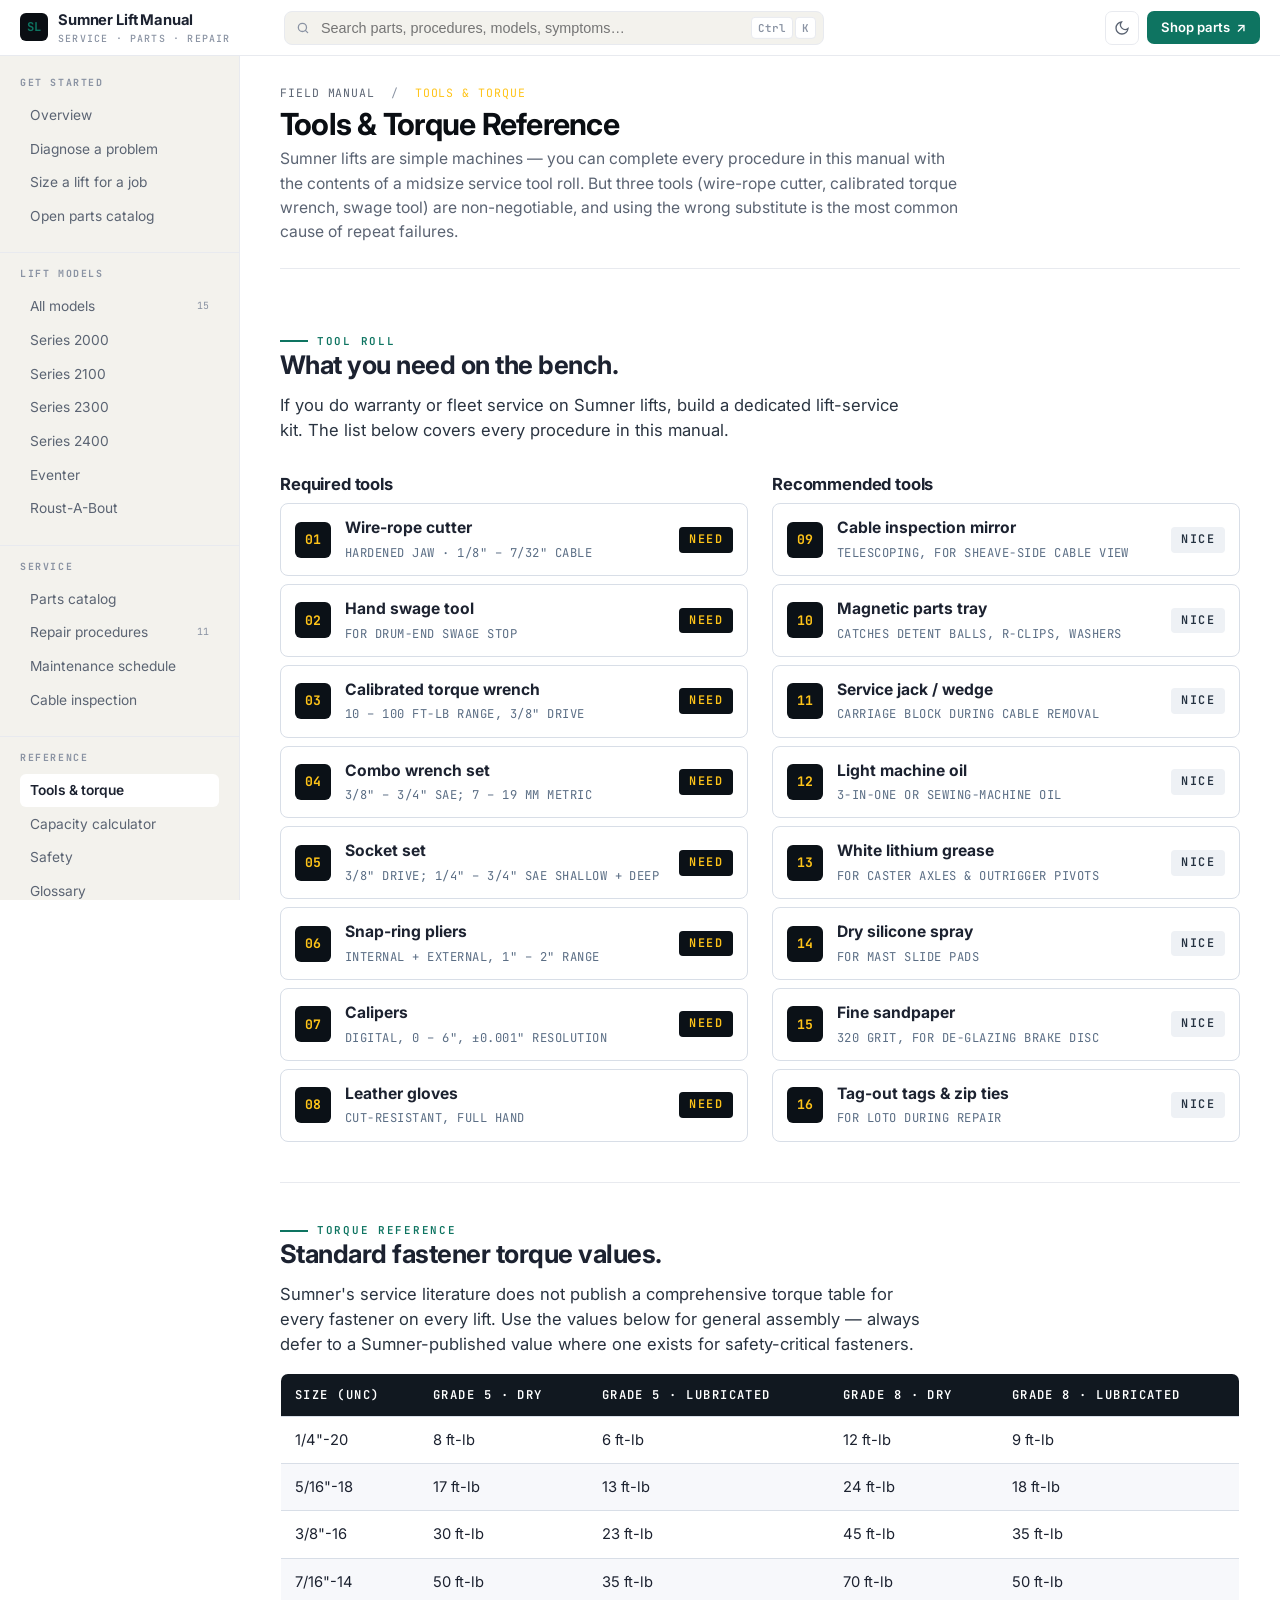
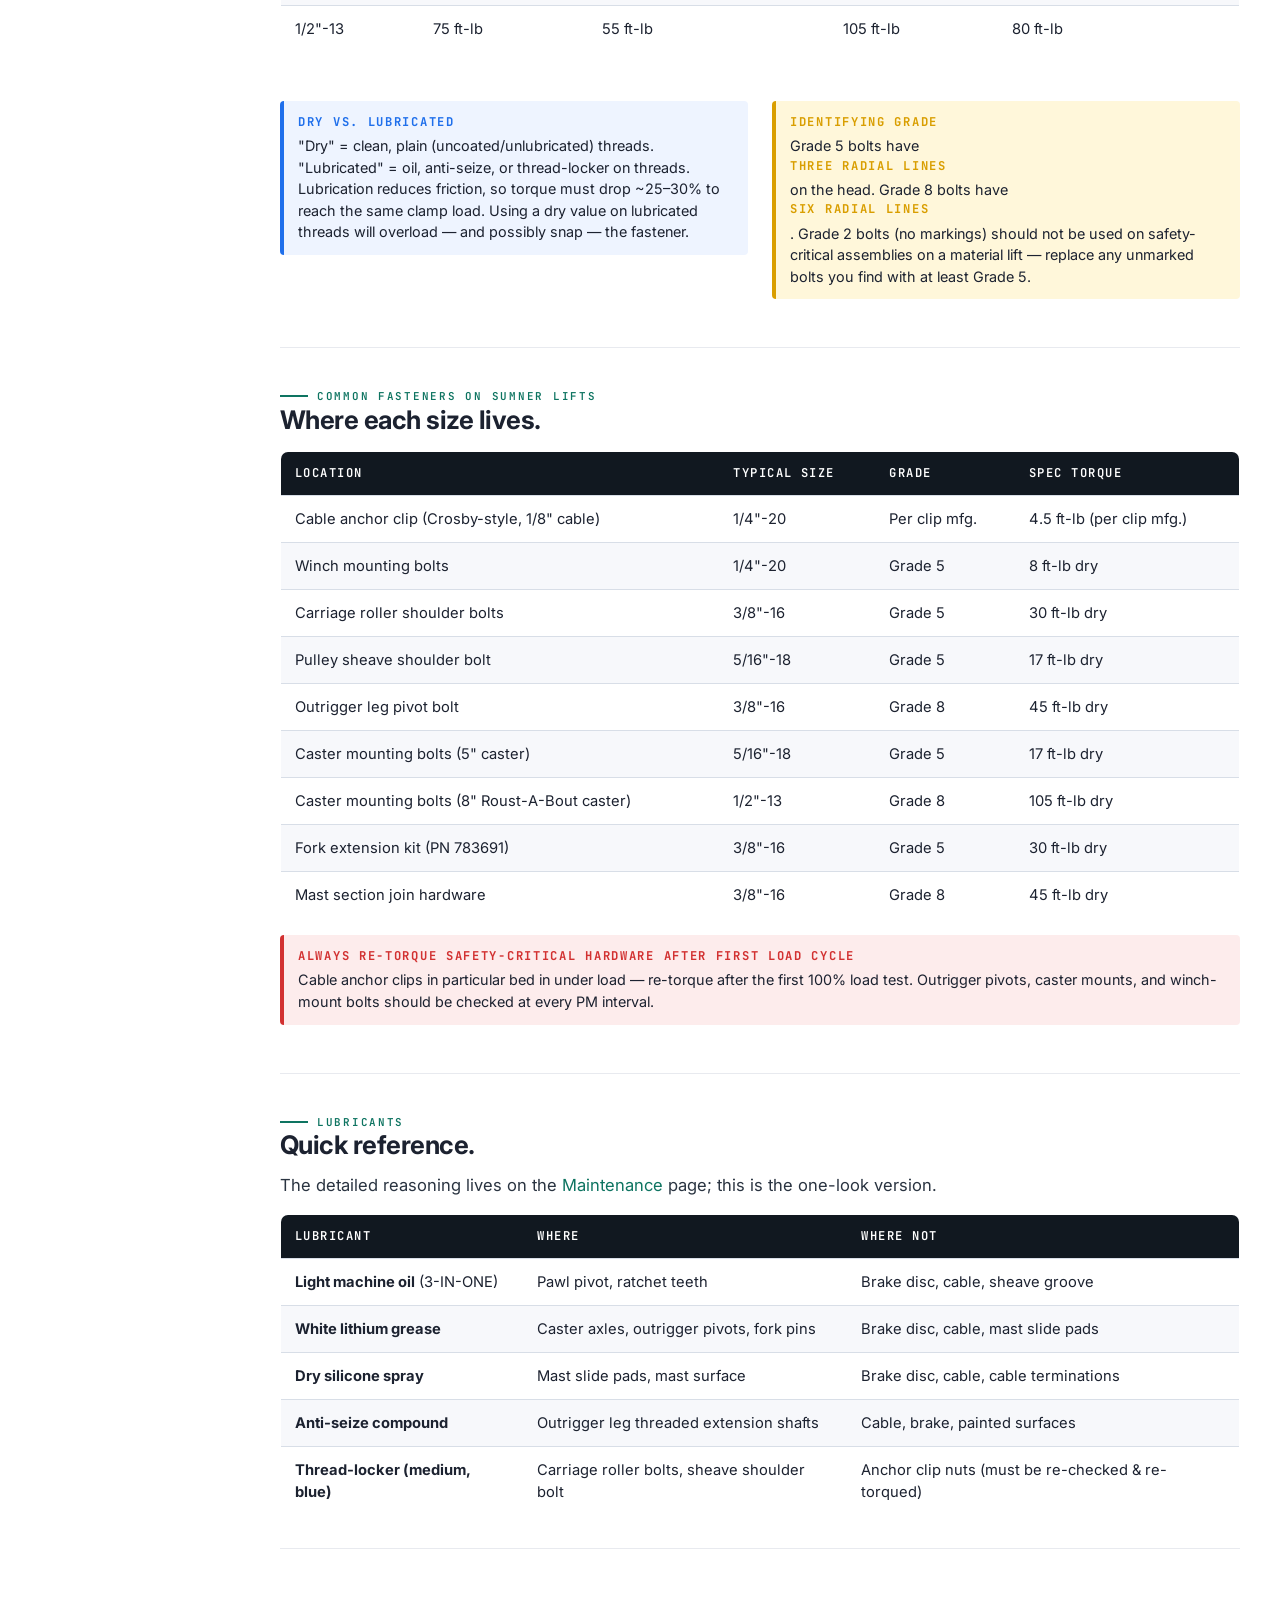
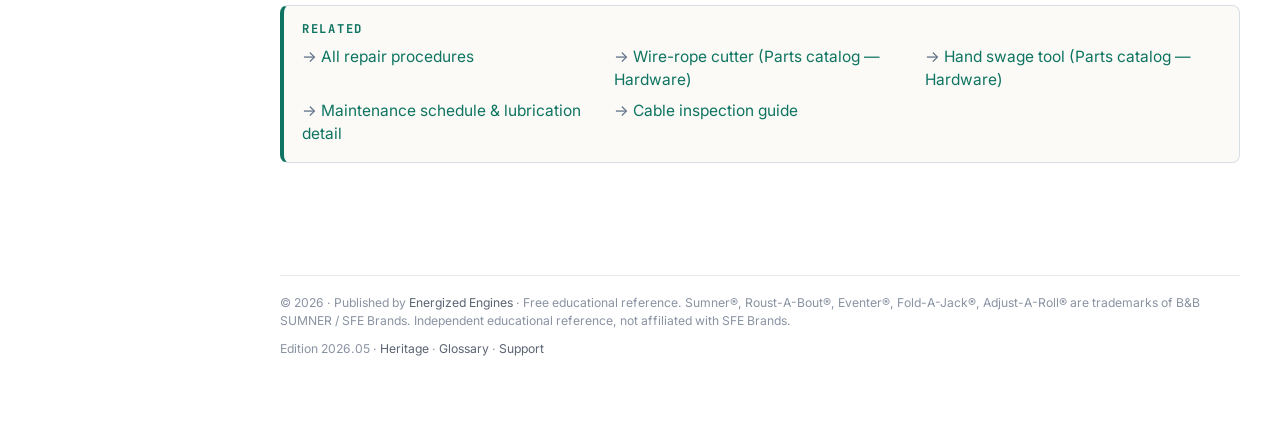
<file: tools.html>
<!doctype html>
<html lang="en">
<head>
<meta charset="utf-8" />
<meta name="viewport" content="width=device-width, initial-scale=1" />
<title>Tools &amp; Torque — Sumner Lift Field Manual</title>
<meta name="description" content="Required and recommended tools for Sumner lift service, plus standard fastener torque values for the hardware sizes used on hand-cranked material lifts." />
<link href="https://fonts.googleapis.com/css2?family=Inter:wght@400;500;600;700&family=JetBrains+Mono:wght@400;500;600;700&display=swap" rel="stylesheet" />
<link rel="stylesheet" href="css/styles.css" />
<link rel="icon" href="data:image/svg+xml,%3Csvg xmlns='http://www.w3.org/2000/svg' viewBox='0 0 32 32'%3E%3Crect width='32' height='32' rx='6' fill='%230a0e13'/%3E%3Ctext x='50%25' y='58%25' font-family='monospace' font-size='14' font-weight='700' fill='%230e7461' text-anchor='middle'%3ESL%3C/text%3E%3C/svg%3E" />
</head>
<body class="app-page">
<!-- ═══ APP-SHELL TOPBAR (unified across every page) ═══ -->
<header class="app-topbar">
  <div class="app-topbar-inner">
    <a href="index.html" class="app-brand">
      <div class="app-brand-mark">SL</div>
      <div class="app-brand-name">Sumner Lift Manual<small>Service · Parts · Repair</small></div>
    </a>

    <div class="app-search">
      <input type="search" id="site-search" placeholder="Search parts, procedures, models, symptoms…" aria-label="Search the manual" autocomplete="off" />
      <span class="app-search-kbd"><kbd id="kbd-mod">⌘</kbd><kbd>K</kbd></span>
      <div class="search-results" id="search-results"></div>
    </div>

    <div class="app-topbar-actions">
      <button class="app-mobile-toggle app-icon-btn" aria-label="Open menu" onclick="document.querySelector('.app-sidebar').classList.add('open'); document.querySelector('.app-mobile-backdrop').classList.add('open');">≡</button>
      <button class="app-icon-btn theme-toggle" onclick="toggleTheme()" aria-label="Toggle theme" title="Toggle theme"></button>
      <a class="app-shop-btn" href="https://www.energizedengines.com/collections/all-parts" target="_blank" rel="sponsored noopener"><span>Shop parts</span></a>
    </div>
  </div>
</header>

<div class="app-mobile-backdrop" onclick="document.querySelector('.app-sidebar').classList.remove('open'); this.classList.remove('open');"></div>

<div class="app-shell">

  <aside class="app-sidebar">
    <div class="app-nav-group">
      <h6>Get started</h6>
      <ul>
        <li><a href="index.html">Overview</a></li>
        <li><a href="troubleshooting.html">Diagnose a problem</a></li>
        <li><a href="sizing.html">Size a lift for a job</a></li>
        <li><a href="parts.html">Open parts catalog</a></li>
      </ul>
    </div>

    <div class="app-nav-group">
      <h6>Lift models</h6>
      <ul>
        <li><a href="models.html">All models <span class="badge">15</span></a></li>
        <li><a href="models.html#series-2000">Series 2000</a></li>
        <li><a href="models.html#series-2100">Series 2100</a></li>
        <li><a href="models.html#series-2300">Series 2300</a></li>
        <li><a href="models.html#series-2400">Series 2400</a></li>
        <li><a href="models.html#eventer">Eventer</a></li>
        <li><a href="models.html#roust-a-bout">Roust-A-Bout</a></li>
      </ul>
    </div>

    <div class="app-nav-group">
      <h6>Service</h6>
      <ul>
        <li><a href="parts.html">Parts catalog</a></li>
        <li><a href="repairs.html">Repair procedures <span class="badge">11</span></a></li>
        <li><a href="maintenance.html">Maintenance schedule</a></li>
        <li><a href="inspection.html">Cable inspection</a></li>
      </ul>
    </div>

    <div class="app-nav-group">
      <h6>Reference</h6>
      <ul>
        <li><a href="tools.html" class="active">Tools &amp; torque</a></li>
        <li><a href="calculators.html">Capacity calculator</a></li>
        <li><a href="safety.html">Safety</a></li>
        <li><a href="glossary.html">Glossary</a></li>
        <li><a href="pipe-equipment.html">Pipe handling</a></li>
        <li><a href="history.html">Heritage</a></li>
      </ul>
    </div>

    <div class="app-nav-group">
      <h6>Support</h6>
      <ul>
        <li><a href="support.html">Warranty &amp; RMA</a></li>
        <li><a class="app-nav-shop" href="https://www.energizedengines.com/collections/all-parts" target="_blank" rel="sponsored noopener">Shop Sumner parts ↗</a></li>
      </ul>
    </div>

    <!-- Lift-context selector in sidebar footer -->
    <div class="app-nav-group app-nav-ctx">
      <h6>Working on</h6>
      <div class="app-ctx-inline">
        <span id="lift-ctx-display" class="app-ctx-current"><em>No lift selected</em></span>
        <button id="lift-ctx-clear" class="app-ctx-clear" title="Clear lift selection" aria-label="Clear lift selection">×</button>
      </div>
      <select id="lift-ctx" class="app-ctx-select" aria-label="Select your lift model">
        <option value="">— select model —</option>
        <optgroup label="Series 2000 · General / HVAC">
          <option value="2010">2010 — 1,000 lb / 11′7″</option>
          <option value="2015">2015 — 800 lb / 16′2″</option>
          <option value="2020">2020 — 800 lb / 20′9″</option>
          <option value="2025">2025 — 650 lb / 25′5″</option>
        </optgroup>
        <optgroup label="Series 2100 · Contractor">
          <option value="2112">2112 — 650 lb / 12′11″</option>
          <option value="2118">2118 — 650 lb / 18′4″</option>
          <option value="2124">2124 — 650 lb / 23′9″</option>
        </optgroup>
        <optgroup label="Series 2300 · Drywall (solo)">
          <option value="2300">2300 — 150 lb</option>
        </optgroup>
        <optgroup label="Series 2400 · Compact / indoor">
          <option value="2412">2412 — 400 lb / 12′11″</option>
          <option value="2416">2416 — 450 lb / 16′11″</option>
        </optgroup>
        <optgroup label="Eventer · Stage / AV">
          <option value="Eventer 16">Eventer 16 — 500 lb / 16′11″</option>
          <option value="Eventer 20">Eventer 20 — 800 lb / 20′</option>
          <option value="Eventer 25">Eventer 25 — 650 lb / 25′</option>
        </optgroup>
        <optgroup label="Roust-A-Bout · Pipe / industrial">
          <option value="R-100">R-100 — 1,500 lb / 10′ (narrow base)</option>
          <option value="R-150">R-150 — 1,500 lb / 15′</option>
          <option value="R-250">R-250 — 1,500 lb / 25′</option>
        </optgroup>
      </select>
    </div>
  </aside>

  <main class="app-main">






<section class="page-head">
  <div class="wrap">
    <div class="breadcrumb"><a href="index.html">Field Manual</a> &nbsp;/&nbsp; <span>Tools &amp; Torque</span></div>
    <h1>Tools &amp; Torque Reference</h1>
    <p>Sumner lifts are simple machines &mdash; you can complete every procedure in this manual with the contents of a midsize service tool roll. But three tools (wire-rope cutter, calibrated torque wrench, swage tool) are non-negotiable, and using the wrong substitute is the most common cause of repeat failures.</p>
  </div>
</section>

<!-- TOOL ROLL -->
<section class="section">
  <div class="wrap">
    <div class="eyebrow">Tool Roll</div>
    <h2>What you need on the bench.</h2>
    <p class="lead" style="max-width:62ch;">If you do warranty or fleet service on Sumner lifts, build a dedicated lift-service kit. The list below covers every procedure in this manual.</p>

    <div class="grid grid--2 mt-4">
      <div>
        <h3>Required tools</h3>

        <div class="tool-row">
          <div class="icon">01</div>
          <div><strong>Wire-rope cutter</strong><small>Hardened jaw · 1/8&quot; – 7/32&quot; cable</small></div>
          <span class="status status--need">Need</span>
        </div>
        <div class="tool-row">
          <div class="icon">02</div>
          <div><strong>Hand swage tool</strong><small>For drum-end swage stop</small></div>
          <span class="status status--need">Need</span>
        </div>
        <div class="tool-row">
          <div class="icon">03</div>
          <div><strong>Calibrated torque wrench</strong><small>10 – 100 ft-lb range, 3/8&quot; drive</small></div>
          <span class="status status--need">Need</span>
        </div>
        <div class="tool-row">
          <div class="icon">04</div>
          <div><strong>Combo wrench set</strong><small>3/8&quot; – 3/4&quot; SAE; 7 – 19 mm metric</small></div>
          <span class="status status--need">Need</span>
        </div>
        <div class="tool-row">
          <div class="icon">05</div>
          <div><strong>Socket set</strong><small>3/8&quot; drive; 1/4&quot; – 3/4&quot; SAE shallow + deep</small></div>
          <span class="status status--need">Need</span>
        </div>
        <div class="tool-row">
          <div class="icon">06</div>
          <div><strong>Snap-ring pliers</strong><small>Internal + external, 1&quot; – 2&quot; range</small></div>
          <span class="status status--need">Need</span>
        </div>
        <div class="tool-row">
          <div class="icon">07</div>
          <div><strong>Calipers</strong><small>Digital, 0 – 6&quot;, ±0.001&quot; resolution</small></div>
          <span class="status status--need">Need</span>
        </div>
        <div class="tool-row">
          <div class="icon">08</div>
          <div><strong>Leather gloves</strong><small>Cut-resistant, full hand</small></div>
          <span class="status status--need">Need</span>
        </div>
      </div>

      <div>
        <h3>Recommended tools</h3>

        <div class="tool-row">
          <div class="icon">09</div>
          <div><strong>Cable inspection mirror</strong><small>Telescoping, for sheave-side cable view</small></div>
          <span class="status status--nice">Nice</span>
        </div>
        <div class="tool-row">
          <div class="icon">10</div>
          <div><strong>Magnetic parts tray</strong><small>Catches detent balls, R-clips, washers</small></div>
          <span class="status status--nice">Nice</span>
        </div>
        <div class="tool-row">
          <div class="icon">11</div>
          <div><strong>Service jack / wedge</strong><small>Carriage block during cable removal</small></div>
          <span class="status status--nice">Nice</span>
        </div>
        <div class="tool-row">
          <div class="icon">12</div>
          <div><strong>Light machine oil</strong><small>3-IN-ONE or sewing-machine oil</small></div>
          <span class="status status--nice">Nice</span>
        </div>
        <div class="tool-row">
          <div class="icon">13</div>
          <div><strong>White lithium grease</strong><small>For caster axles &amp; outrigger pivots</small></div>
          <span class="status status--nice">Nice</span>
        </div>
        <div class="tool-row">
          <div class="icon">14</div>
          <div><strong>Dry silicone spray</strong><small>For mast slide pads</small></div>
          <span class="status status--nice">Nice</span>
        </div>
        <div class="tool-row">
          <div class="icon">15</div>
          <div><strong>Fine sandpaper</strong><small>320 grit, for de-glazing brake disc</small></div>
          <span class="status status--nice">Nice</span>
        </div>
        <div class="tool-row">
          <div class="icon">16</div>
          <div><strong>Tag-out tags &amp; zip ties</strong><small>For LOTO during repair</small></div>
          <span class="status status--nice">Nice</span>
        </div>
      </div>
    </div>
  </div>
</section>

<!-- TORQUE TABLE -->
<section class="section section--steel">
  <div class="wrap">
    <div class="eyebrow">Torque Reference</div>
    <h2>Standard fastener torque values.</h2>
    <p class="lead" style="max-width:65ch;">Sumner&apos;s service literature does not publish a comprehensive torque table for every fastener on every lift. Use the values below for general assembly &mdash; always defer to a Sumner-published value where one exists for safety-critical fasteners.</p>

    <div style="overflow-x:auto; margin-top: 16px;">
      <table class="data">
        <thead>
          <tr>
            <th>Size (UNC)</th>
            <th>Grade 5 · Dry</th>
            <th>Grade 5 · Lubricated</th>
            <th>Grade 8 · Dry</th>
            <th>Grade 8 · Lubricated</th>
          </tr>
        </thead>
        <tbody>
          <tr><td>1/4&quot;-20</td>  <td>8 ft-lb</td>   <td>6 ft-lb</td>   <td>12 ft-lb</td>  <td>9 ft-lb</td></tr>
          <tr><td>5/16&quot;-18</td> <td>17 ft-lb</td>  <td>13 ft-lb</td>  <td>24 ft-lb</td>  <td>18 ft-lb</td></tr>
          <tr><td>3/8&quot;-16</td>  <td>30 ft-lb</td>  <td>23 ft-lb</td>  <td>45 ft-lb</td>  <td>35 ft-lb</td></tr>
          <tr><td>7/16&quot;-14</td> <td>50 ft-lb</td>  <td>35 ft-lb</td>  <td>70 ft-lb</td>  <td>50 ft-lb</td></tr>
          <tr><td>1/2&quot;-13</td>  <td>75 ft-lb</td>  <td>55 ft-lb</td>  <td>105 ft-lb</td> <td>80 ft-lb</td></tr>
        </tbody>
      </table>
    </div>

    <div class="grid grid--2 mt-4">
      <div class="callout callout--info">
        <strong>Dry vs. lubricated</strong>
        &quot;Dry&quot; = clean, plain (uncoated/unlubricated) threads. &quot;Lubricated&quot; = oil, anti-seize, or thread-locker on threads. Lubrication reduces friction, so torque must drop ~25–30% to reach the same clamp load. Using a dry value on lubricated threads will overload &mdash; and possibly snap &mdash; the fastener.
      </div>
      <div class="callout callout--warning">
        <strong>Identifying grade</strong>
        Grade 5 bolts have <strong>three radial lines</strong> on the head. Grade 8 bolts have <strong>six radial lines</strong>. Grade 2 bolts (no markings) should not be used on safety-critical assemblies on a material lift &mdash; replace any unmarked bolts you find with at least Grade 5.
      </div>
    </div>
  </div>
</section>

<!-- COMMON SUMNER FASTENERS -->
<section class="section">
  <div class="wrap">
    <div class="eyebrow">Common Fasteners on Sumner Lifts</div>
    <h2>Where each size lives.</h2>

    <table class="data mt-2">
      <thead>
        <tr><th>Location</th><th>Typical Size</th><th>Grade</th><th>Spec Torque</th></tr>
      </thead>
      <tbody>
        <tr><td>Cable anchor clip (Crosby-style, 1/8&quot; cable)</td>     <td>1/4&quot;-20</td>  <td>Per clip mfg.</td><td>4.5 ft-lb (per clip mfg.)</td></tr>
        <tr><td>Winch mounting bolts</td>                                 <td>1/4&quot;-20</td>  <td>Grade 5</td><td>8 ft-lb dry</td></tr>
        <tr><td>Carriage roller shoulder bolts</td>                       <td>3/8&quot;-16</td>  <td>Grade 5</td><td>30 ft-lb dry</td></tr>
        <tr><td>Pulley sheave shoulder bolt</td>                          <td>5/16&quot;-18</td> <td>Grade 5</td><td>17 ft-lb dry</td></tr>
        <tr><td>Outrigger leg pivot bolt</td>                             <td>3/8&quot;-16</td>  <td>Grade 8</td><td>45 ft-lb dry</td></tr>
        <tr><td>Caster mounting bolts (5&quot; caster)</td>               <td>5/16&quot;-18</td> <td>Grade 5</td><td>17 ft-lb dry</td></tr>
        <tr><td>Caster mounting bolts (8&quot; Roust-A-Bout caster)</td>  <td>1/2&quot;-13</td>  <td>Grade 8</td><td>105 ft-lb dry</td></tr>
        <tr><td>Fork extension kit (PN 783691)</td>                       <td>3/8&quot;-16</td>  <td>Grade 5</td><td>30 ft-lb dry</td></tr>
        <tr><td>Mast section join hardware</td>                           <td>3/8&quot;-16</td>  <td>Grade 8</td><td>45 ft-lb dry</td></tr>
      </tbody>
    </table>

    <div class="callout callout--danger mt-4">
      <strong>Always re-torque safety-critical hardware after first load cycle</strong>
      Cable anchor clips in particular bed in under load &mdash; re-torque after the first 100% load test. Outrigger pivots, caster mounts, and winch-mount bolts should be checked at every PM interval.
    </div>
  </div>
</section>

<!-- LUBRICANTS QUICK-REF -->
<section class="section section--paper">
  <div class="wrap">
    <div class="eyebrow">Lubricants</div>
    <h2>Quick reference.</h2>
    <p class="lead">The detailed reasoning lives on the <a href="maintenance.html">Maintenance</a> page; this is the one-look version.</p>

    <table class="data mt-2">
      <thead><tr><th>Lubricant</th><th>Where</th><th>Where NOT</th></tr></thead>
      <tbody>
        <tr>
          <td><strong>Light machine oil</strong> (3-IN-ONE)</td>
          <td>Pawl pivot, ratchet teeth</td>
          <td>Brake disc, cable, sheave groove</td>
        </tr>
        <tr>
          <td><strong>White lithium grease</strong></td>
          <td>Caster axles, outrigger pivots, fork pins</td>
          <td>Brake disc, cable, mast slide pads</td>
        </tr>
        <tr>
          <td><strong>Dry silicone spray</strong></td>
          <td>Mast slide pads, mast surface</td>
          <td>Brake disc, cable, cable terminations</td>
        </tr>
        <tr>
          <td><strong>Anti-seize compound</strong></td>
          <td>Outrigger leg threaded extension shafts</td>
          <td>Cable, brake, painted surfaces</td>
        </tr>
        <tr>
          <td><strong>Thread-locker (medium, blue)</strong></td>
          <td>Carriage roller bolts, sheave shoulder bolt</td>
          <td>Anchor clip nuts (must be re-checked &amp; re-torqued)</td>
        </tr>
      </tbody>
    </table>
  </div>
</section>

<section class="section">
  <div class="wrap">
    <div class="related">
      <h4>Related</h4>
      <ul>
        <li><a href="repairs.html">All repair procedures</a></li>
        <li><a href="parts.html">Wire-rope cutter (Parts catalog &mdash; Hardware)</a></li>
        <li><a href="parts.html">Hand swage tool (Parts catalog &mdash; Hardware)</a></li>
        <li><a href="maintenance.html">Maintenance schedule &amp; lubrication detail</a></li>
        <li><a href="inspection.html">Cable inspection guide</a></li>
      </ul>
    </div>
  </div>
</section>

  <!-- App-shell footer -->
  <div class="app-footer">
    <span>© 2026 · Published by <a href="https://www.energizedengines.com/" target="_blank" rel="sponsored noopener">Energized Engines</a> · Free educational reference. Sumner®, Roust-A-Bout®, Eventer®, Fold-A-Jack®, Adjust-A-Roll® are trademarks of B&amp;B SUMNER / SFE Brands. Independent educational reference, not affiliated with SFE Brands.</span>
    <span>Edition 2026.05 · <a href="history.html">Heritage</a> · <a href="glossary.html">Glossary</a> · <a href="support.html">Support</a></span>
  </div>

  </main>

</div>

<script src="js/main.js"></script>
<script>
  // ⌘ on Mac, Ctrl elsewhere — mirrors the home-page keybind hint
  (function () {
    var kbd = document.getElementById('kbd-mod');
    if (kbd && !/Mac|iPhone|iPad/.test(navigator.platform || '')) kbd.textContent = 'Ctrl';
  })();
</script>
</body>
</html>
</file>
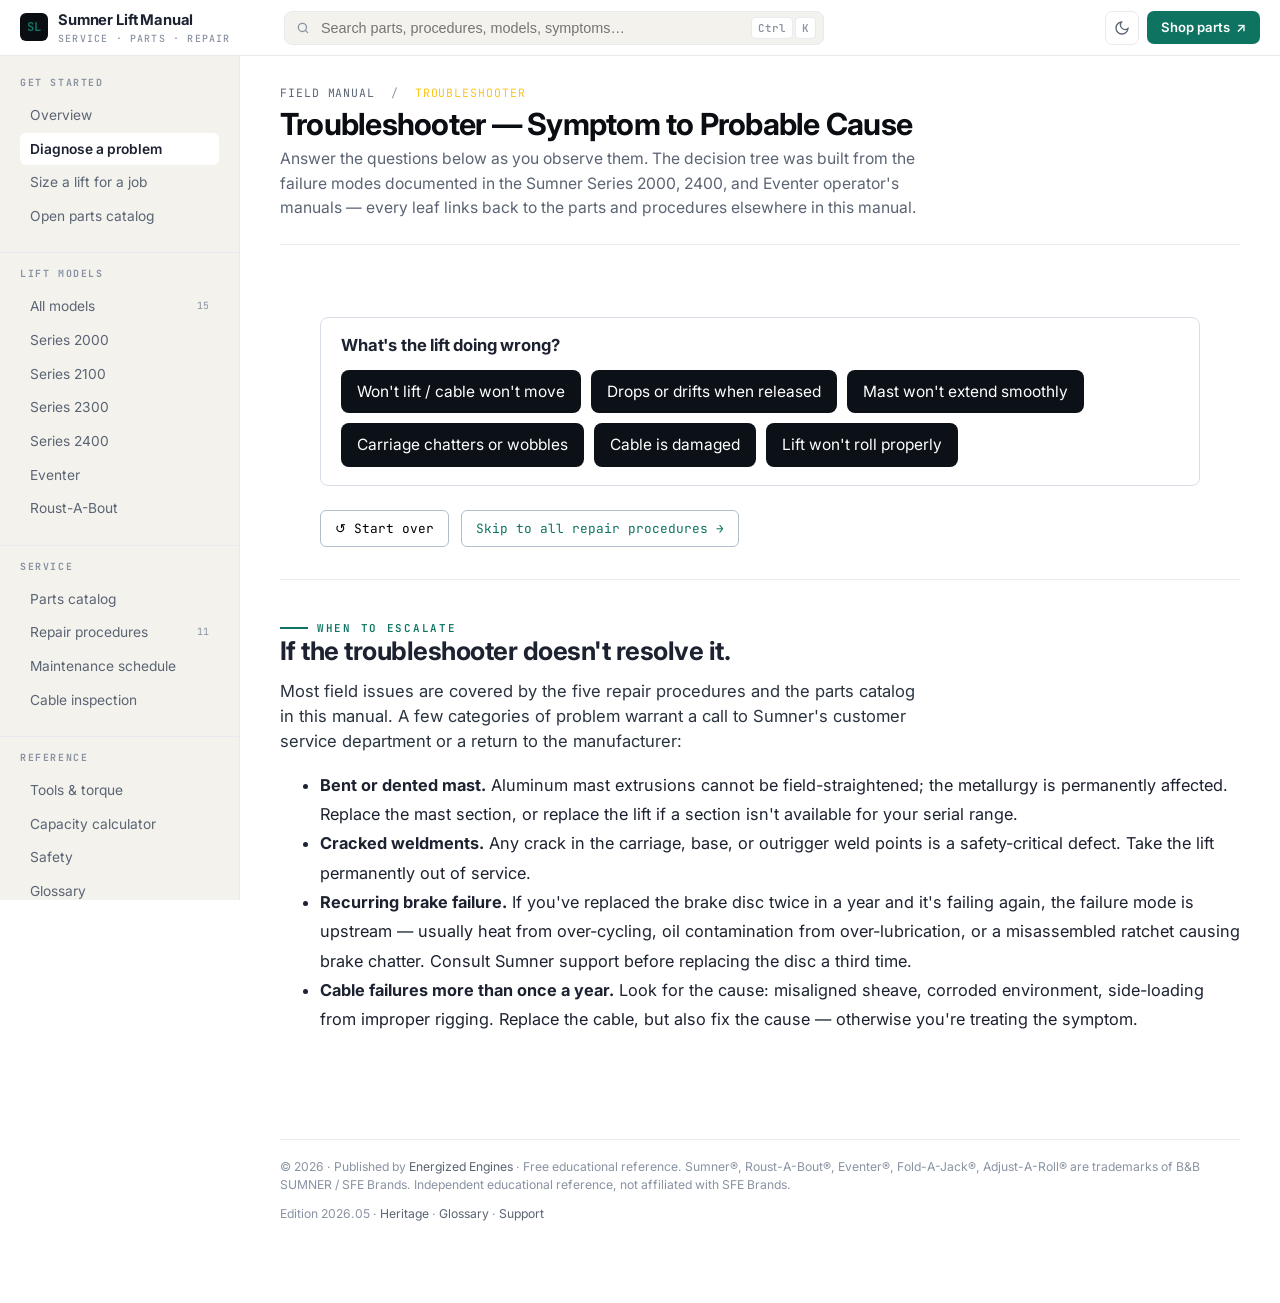
<file: troubleshooting.html>
<!doctype html>
<html lang="en">
<head>
<meta charset="utf-8" />
<meta name="viewport" content="width=device-width, initial-scale=1" />
<title>Interactive Troubleshooter — Sumner Lift Field Manual</title>
<meta name="description" content="Interactive symptom-to-cause troubleshooter for Sumner material lifts. Walk a question tree to a probable cause and the matching repair procedure." />
<link href="https://fonts.googleapis.com/css2?family=Inter:wght@400;500;600;700&family=JetBrains+Mono:wght@400;500;600;700&display=swap" rel="stylesheet" />
<link rel="stylesheet" href="css/styles.css" />
<link rel="icon" href="data:image/svg+xml,%3Csvg xmlns='http://www.w3.org/2000/svg' viewBox='0 0 32 32'%3E%3Crect width='32' height='32' rx='6' fill='%230a0e13'/%3E%3Ctext x='50%25' y='58%25' font-family='monospace' font-size='14' font-weight='700' fill='%230e7461' text-anchor='middle'%3ESL%3C/text%3E%3C/svg%3E" />
</head>
<body class="app-page">
<!-- ═══ APP-SHELL TOPBAR (unified across every page) ═══ -->
<header class="app-topbar">
  <div class="app-topbar-inner">
    <a href="index.html" class="app-brand">
      <div class="app-brand-mark">SL</div>
      <div class="app-brand-name">Sumner Lift Manual<small>Service · Parts · Repair</small></div>
    </a>

    <div class="app-search">
      <input type="search" id="site-search" placeholder="Search parts, procedures, models, symptoms…" aria-label="Search the manual" autocomplete="off" />
      <span class="app-search-kbd"><kbd id="kbd-mod">⌘</kbd><kbd>K</kbd></span>
      <div class="search-results" id="search-results"></div>
    </div>

    <div class="app-topbar-actions">
      <button class="app-mobile-toggle app-icon-btn" aria-label="Open menu" onclick="document.querySelector('.app-sidebar').classList.add('open'); document.querySelector('.app-mobile-backdrop').classList.add('open');">≡</button>
      <button class="app-icon-btn theme-toggle" onclick="toggleTheme()" aria-label="Toggle theme" title="Toggle theme"></button>
      <a class="app-shop-btn" href="https://www.energizedengines.com/collections/all-parts" target="_blank" rel="sponsored noopener"><span>Shop parts</span></a>
    </div>
  </div>
</header>

<div class="app-mobile-backdrop" onclick="document.querySelector('.app-sidebar').classList.remove('open'); this.classList.remove('open');"></div>

<div class="app-shell">

  <aside class="app-sidebar">
    <div class="app-nav-group">
      <h6>Get started</h6>
      <ul>
        <li><a href="index.html">Overview</a></li>
        <li><a href="troubleshooting.html" class="active">Diagnose a problem</a></li>
        <li><a href="sizing.html">Size a lift for a job</a></li>
        <li><a href="parts.html">Open parts catalog</a></li>
      </ul>
    </div>

    <div class="app-nav-group">
      <h6>Lift models</h6>
      <ul>
        <li><a href="models.html">All models <span class="badge">15</span></a></li>
        <li><a href="models.html#series-2000">Series 2000</a></li>
        <li><a href="models.html#series-2100">Series 2100</a></li>
        <li><a href="models.html#series-2300">Series 2300</a></li>
        <li><a href="models.html#series-2400">Series 2400</a></li>
        <li><a href="models.html#eventer">Eventer</a></li>
        <li><a href="models.html#roust-a-bout">Roust-A-Bout</a></li>
      </ul>
    </div>

    <div class="app-nav-group">
      <h6>Service</h6>
      <ul>
        <li><a href="parts.html">Parts catalog</a></li>
        <li><a href="repairs.html">Repair procedures <span class="badge">11</span></a></li>
        <li><a href="maintenance.html">Maintenance schedule</a></li>
        <li><a href="inspection.html">Cable inspection</a></li>
      </ul>
    </div>

    <div class="app-nav-group">
      <h6>Reference</h6>
      <ul>
        <li><a href="tools.html">Tools &amp; torque</a></li>
        <li><a href="calculators.html">Capacity calculator</a></li>
        <li><a href="safety.html">Safety</a></li>
        <li><a href="glossary.html">Glossary</a></li>
        <li><a href="pipe-equipment.html">Pipe handling</a></li>
        <li><a href="history.html">Heritage</a></li>
      </ul>
    </div>

    <div class="app-nav-group">
      <h6>Support</h6>
      <ul>
        <li><a href="support.html">Warranty &amp; RMA</a></li>
        <li><a class="app-nav-shop" href="https://www.energizedengines.com/collections/all-parts" target="_blank" rel="sponsored noopener">Shop Sumner parts ↗</a></li>
      </ul>
    </div>

    <!-- Lift-context selector in sidebar footer -->
    <div class="app-nav-group app-nav-ctx">
      <h6>Working on</h6>
      <div class="app-ctx-inline">
        <span id="lift-ctx-display" class="app-ctx-current"><em>No lift selected</em></span>
        <button id="lift-ctx-clear" class="app-ctx-clear" title="Clear lift selection" aria-label="Clear lift selection">×</button>
      </div>
      <select id="lift-ctx" class="app-ctx-select" aria-label="Select your lift model">
        <option value="">— select model —</option>
        <optgroup label="Series 2000 · General / HVAC">
          <option value="2010">2010 — 1,000 lb / 11′7″</option>
          <option value="2015">2015 — 800 lb / 16′2″</option>
          <option value="2020">2020 — 800 lb / 20′9″</option>
          <option value="2025">2025 — 650 lb / 25′5″</option>
        </optgroup>
        <optgroup label="Series 2100 · Contractor">
          <option value="2112">2112 — 650 lb / 12′11″</option>
          <option value="2118">2118 — 650 lb / 18′4″</option>
          <option value="2124">2124 — 650 lb / 23′9″</option>
        </optgroup>
        <optgroup label="Series 2300 · Drywall (solo)">
          <option value="2300">2300 — 150 lb</option>
        </optgroup>
        <optgroup label="Series 2400 · Compact / indoor">
          <option value="2412">2412 — 400 lb / 12′11″</option>
          <option value="2416">2416 — 450 lb / 16′11″</option>
        </optgroup>
        <optgroup label="Eventer · Stage / AV">
          <option value="Eventer 16">Eventer 16 — 500 lb / 16′11″</option>
          <option value="Eventer 20">Eventer 20 — 800 lb / 20′</option>
          <option value="Eventer 25">Eventer 25 — 650 lb / 25′</option>
        </optgroup>
        <optgroup label="Roust-A-Bout · Pipe / industrial">
          <option value="R-100">R-100 — 1,500 lb / 10′ (narrow base)</option>
          <option value="R-150">R-150 — 1,500 lb / 15′</option>
          <option value="R-250">R-250 — 1,500 lb / 25′</option>
        </optgroup>
      </select>
    </div>
  </aside>

  <main class="app-main">






<section class="page-head">
  <div class="wrap">
    <div class="breadcrumb"><a href="index.html">Field Manual</a> &nbsp;/&nbsp; <span>Troubleshooter</span></div>
    <h1>Troubleshooter &mdash; Symptom to Probable Cause</h1>
    <p>Answer the questions below as you observe them. The decision tree was built from the failure modes documented in the Sumner Series 2000, 2400, and Eventer operator's manuals — every leaf links back to the parts and procedures elsewhere in this manual.</p>
  </div>
</section>

<section class="section">
  <div class="wrap" style="max-width: 880px;">
    <div class="flow-trail" id="trail"></div>
    <div id="flow" class="flow"></div>

    <div style="margin-top:24px; display:flex; gap:12px; flex-wrap:wrap;">
      <button class="reset-btn" id="reset">↺ Start over</button>
      <a href="repairs.html" class="reset-btn">Skip to all repair procedures →</a>
    </div>
  </div>
</section>

<section class="section section--paper">
  <div class="wrap">
    <div class="eyebrow">When to escalate</div>
    <h2>If the troubleshooter doesn't resolve it.</h2>
    <p class="lead" style="max-width:65ch;">Most field issues are covered by the five repair procedures and the parts catalog in this manual. A few categories of problem warrant a call to Sumner's customer service department or a return to the manufacturer:</p>
    <ul style="font-size:1.02rem; line-height: 1.8;">
      <li><strong>Bent or dented mast.</strong> Aluminum mast extrusions cannot be field-straightened; the metallurgy is permanently affected. Replace the mast section, or replace the lift if a section isn't available for your serial range.</li>
      <li><strong>Cracked weldments.</strong> Any crack in the carriage, base, or outrigger weld points is a safety-critical defect. Take the lift permanently out of service.</li>
      <li><strong>Recurring brake failure.</strong> If you've replaced the brake disc twice in a year and it's failing again, the failure mode is upstream — usually heat from over-cycling, oil contamination from over-lubrication, or a misassembled ratchet causing brake chatter. Consult Sumner support before replacing the disc a third time.</li>
      <li><strong>Cable failures more than once a year.</strong> Look for the cause: misaligned sheave, corroded environment, side-loading from improper rigging. Replace the cable, but also fix the cause — otherwise you're treating the symptom.</li>
    </ul>
  </div>
</section>

  <!-- App-shell footer -->
  <div class="app-footer">
    <span>© 2026 · Published by <a href="https://www.energizedengines.com/" target="_blank" rel="sponsored noopener">Energized Engines</a> · Free educational reference. Sumner®, Roust-A-Bout®, Eventer®, Fold-A-Jack®, Adjust-A-Roll® are trademarks of B&amp;B SUMNER / SFE Brands. Independent educational reference, not affiliated with SFE Brands.</span>
    <span>Edition 2026.05 · <a href="history.html">Heritage</a> · <a href="glossary.html">Glossary</a> · <a href="support.html">Support</a></span>
  </div>

  </main>

</div>

<script src="js/main.js"></script>
<script src="js/troubleshoot.js"></script>
<script>
  // ⌘ on Mac, Ctrl elsewhere — mirrors the home-page keybind hint
  (function () {
    var kbd = document.getElementById('kbd-mod');
    if (kbd && !/Mac|iPhone|iPad/.test(navigator.platform || '')) kbd.textContent = 'Ctrl';
  })();
</script>
</body>
</html>
</file>
<file: css/styles.css>
/* ============================================================
   SUMNER LIFT FIELD MANUAL — STYLESHEET
   Industrial / technical-manual aesthetic
   ============================================================ */

:root {
  --steel-950: #0b1117;
  --steel-900: #111820;
  --steel-800: #1a232e;
  --steel-700: #243140;
  --steel-600: #34465a;
  --steel-500: #5b6e85;
  --steel-400: #8a9bb0;
  --steel-300: #b9c4d2;
  --steel-200: #dde3ec;
  --steel-100: #eef1f5;
  --steel-050: #f7f8fb;

  --safety-orange: #ff6b1a;
  --safety-orange-dim: #d35613;
  --hazard-yellow: #ffc419;
  --hazard-yellow-dim: #d99e00;
  --signal-red: #d23131;
  --signal-green: #2b9a4a;
  --signal-blue: #1f6feb;

  --ink: #0b1117;
  --ink-soft: #2a3441;
  --paper: #ffffff;
  --paper-warm: #fbfaf6;
  --paper-soft: #f7f8fb;

  --rule: #d8dee7;
  --rule-strong: #b3bdcb;

  --shadow-sm: 0 1px 2px rgba(11,17,23,.06), 0 1px 1px rgba(11,17,23,.04);
  --shadow-md: 0 4px 14px rgba(11,17,23,.08), 0 2px 4px rgba(11,17,23,.05);
  --shadow-lg: 0 18px 40px rgba(11,17,23,.18), 0 6px 14px rgba(11,17,23,.08);

  --radius-sm: 4px;
  --radius-md: 8px;
  --radius-lg: 14px;

  --mono: ui-monospace, "SF Mono", "JetBrains Mono", "Fira Code", Menlo, Consolas, monospace;
  --sans: "Inter", system-ui, -apple-system, "Segoe UI", Roboto, "Helvetica Neue", Arial, sans-serif;
  --serif: "Source Serif 4", "Source Serif Pro", Georgia, "Times New Roman", serif;

  --maxw: 1240px;
}

* { box-sizing: border-box; }
html { -webkit-text-size-adjust: 100%; scroll-behavior: smooth; }
body {
  margin: 0;
  font-family: var(--sans);
  font-size: 16px;
  line-height: 1.55;
  color: var(--ink);
  background: var(--paper);
  -webkit-font-smoothing: antialiased;
}

img, svg { max-width: 100%; display: block; }
a { color: var(--accent-teal, var(--signal-blue)); text-decoration: none; }
a:hover { text-decoration: underline; }

/* ---------- Typography ---------- */
h1, h2, h3, h4 { font-weight: 700; line-height: 1.2; letter-spacing: -0.01em; margin: 0 0 .5em; }
h1 { font-size: clamp(2rem, 4vw, 3.25rem); letter-spacing: -0.025em; }
h2 { font-size: clamp(1.5rem, 2.4vw, 2.1rem); letter-spacing: -0.02em; }
h3 { font-size: 1.2rem; }
p { margin: 0 0 1em; }
code, kbd { font-family: var(--mono); font-size: .9em; background: var(--steel-100); padding: 1px 6px; border-radius: 3px; }

.eyebrow {
  font-family: var(--mono);
  font-size: .78rem;
  letter-spacing: .18em;
  text-transform: uppercase;
  color: var(--safety-orange);
  font-weight: 600;
  display: inline-flex;
  align-items: center;
  gap: .55rem;
}
.eyebrow::before {
  content: "";
  width: 28px; height: 2px;
  background: var(--safety-orange);
}

.lead { font-size: 1.18rem; color: var(--ink-soft); }

/* ---------- Layout ---------- */
.wrap { max-width: var(--maxw); margin: 0 auto; padding: 0 24px; }
.section { padding: 72px 0; }
.section--tight { padding: 48px 0; }
.section--dark { background: var(--steel-950); color: var(--steel-200); }
.section--dark h1, .section--dark h2, .section--dark h3 { color: #fff; }
.section--paper { background: var(--paper-warm); }
.section--steel { background: var(--steel-100); }

/* ---------- Top bar ---------- */
.topbar {
  background: var(--steel-950);
  color: var(--steel-300);
  font-family: var(--mono);
  font-size: .78rem;
  letter-spacing: .04em;
  padding: 7px 0;
  border-bottom: 1px solid #000;
}
.topbar .wrap {
  display: flex; justify-content: space-between; align-items: center; gap: 16px;
  flex-wrap: wrap;
}
.topbar .blink {
  width: 8px; height: 8px; background: var(--signal-green); border-radius: 50%;
  display: inline-block; margin-right: 8px; box-shadow: 0 0 8px var(--signal-green);
  animation: blink 2s ease-in-out infinite;
}
@keyframes blink { 50% { opacity: .35; } }

/* ---------- Header / nav ---------- */
.site-header {
  background: var(--paper);
  border-bottom: 1px solid var(--rule);
  position: sticky; top: 0; z-index: 50;
  backdrop-filter: saturate(140%) blur(8px);
  background: rgba(255,255,255,.92);
}
.site-header .wrap {
  display: flex; align-items: center; justify-content: space-between; gap: 24px;
  padding-top: 14px; padding-bottom: 14px;
}
.brand {
  display: inline-flex; align-items: center; gap: 12px;
  text-decoration: none; color: var(--ink);
}
.brand:hover { text-decoration: none; }
.brand-mark {
  width: 38px; height: 38px;
  display: grid; place-items: center;
  background: var(--ink);
  color: var(--hazard-yellow);
  border-radius: 6px;
  font-family: var(--mono);
  font-weight: 700;
  font-size: .9rem;
  letter-spacing: .04em;
  position: relative;
  overflow: hidden;
}
.brand-mark::after {
  content: ""; position: absolute; inset: 0;
  background: repeating-linear-gradient(45deg, transparent 0 6px, rgba(255,196,25,.1) 6px 12px);
  pointer-events: none;
}
.brand-name { font-weight: 700; font-size: 1.05rem; line-height: 1; }
.brand-sub  { font-family: var(--mono); font-size: .72rem; letter-spacing: .12em; color: var(--steel-500); text-transform: uppercase; }

.nav { display: flex; gap: 4px; }
.nav a {
  padding: 8px 14px;
  color: var(--ink-soft);
  font-weight: 500;
  font-size: .94rem;
  border-radius: 6px;
}
.nav a:hover { background: var(--steel-100); text-decoration: none; color: var(--ink); }
.nav a.active { color: var(--ink); background: var(--steel-100); }

.menu-toggle {
  display: none; border: 1px solid var(--rule-strong); background: transparent;
  padding: 8px 12px; border-radius: 6px; cursor: pointer; font-family: var(--mono);
}

@media (max-width: 900px) {
  .menu-toggle { display: inline-flex; }
  .nav {
    display: none; position: absolute; top: 100%; left: 0; right: 0;
    background: var(--paper); border-bottom: 1px solid var(--rule);
    flex-direction: column; padding: 12px; gap: 2px;
  }
  .nav.open { display: flex; }
  .nav a { padding: 12px; }
}

/* ---------- Buttons ---------- */
.btn {
  display: inline-flex; align-items: center; gap: 8px;
  padding: 12px 20px;
  border-radius: 8px;
  font-weight: 600; font-size: .95rem;
  border: 1px solid transparent;
  cursor: pointer; text-decoration: none;
  transition: transform .12s ease, background .15s ease, box-shadow .15s ease;
}
.btn:hover { text-decoration: none; transform: translateY(-1px); }
.btn--primary { background: var(--ink); color: #fff; }
.btn--primary:hover { background: #000; box-shadow: var(--shadow-md); }
.btn--accent { background: var(--safety-orange); color: #fff; }
.btn--accent:hover { background: var(--safety-orange-dim); }
.btn--ghost { background: transparent; color: var(--ink); border-color: var(--rule-strong); }
.btn--ghost:hover { background: var(--steel-100); }
.btn--sm { padding: 8px 14px; font-size: .85rem; }

/* ---------- Hero ---------- */
.hero {
  position: relative;
  background:
    radial-gradient(1200px 500px at 80% -10%, rgba(255,107,26,.18), transparent 60%),
    radial-gradient(900px 600px at -10% 110%, rgba(31,111,235,.18), transparent 60%),
    linear-gradient(180deg, var(--steel-950), var(--steel-900));
  color: #fff;
  overflow: hidden;
  padding: 96px 0 88px;
  border-bottom: 1px solid #000;
}
.hero::before {
  content: ""; position: absolute; inset: 0;
  background-image:
    linear-gradient(transparent 95%, rgba(255,255,255,.05) 95%),
    linear-gradient(90deg, transparent 95%, rgba(255,255,255,.05) 95%);
  background-size: 32px 32px;
  pointer-events: none;
  mask-image: radial-gradient(ellipse at center, black 50%, transparent 90%);
}
.hero .wrap { position: relative; display: grid; grid-template-columns: 1.3fr .9fr; gap: 56px; align-items: center; }
.hero h1 { color: #fff; font-size: clamp(2.4rem, 5vw, 4rem); }
.hero .lead { color: var(--steel-300); max-width: 56ch; }
.hero-cta { display: flex; flex-wrap: wrap; gap: 12px; margin-top: 28px; }

.hero-stats {
  display: grid; grid-template-columns: repeat(3, 1fr);
  border-top: 1px solid rgba(255,255,255,.12);
  margin-top: 48px; padding-top: 24px;
  font-family: var(--mono);
}
.hero-stats div { padding-right: 20px; }
.hero-stats strong { font-size: 1.6rem; display: block; color: var(--hazard-yellow); }
.hero-stats span { font-size: .78rem; letter-spacing: .12em; text-transform: uppercase; color: var(--steel-400); }

.hero-art {
  aspect-ratio: 1/1.1;
  background: linear-gradient(180deg, #1a232e, #0b1117);
  border: 1px solid rgba(255,255,255,.08);
  border-radius: 16px;
  position: relative;
  overflow: hidden;
  box-shadow: var(--shadow-lg);
}
.hero-art::after {
  content: "MAST · CARRIAGE · BASE";
  position: absolute; bottom: 16px; left: 16px;
  font-family: var(--mono); font-size: .72rem; letter-spacing: .18em;
  color: var(--steel-500);
}
.hero-art-tag {
  position: absolute; top: 16px; left: 16px;
  font-family: var(--mono); font-size: .72rem; letter-spacing: .14em;
  color: var(--hazard-yellow); border: 1px solid rgba(255,196,25,.4);
  padding: 4px 10px; border-radius: 99px;
}

@media (max-width: 900px) {
  .hero .wrap { grid-template-columns: 1fr; gap: 32px; }
  .hero { padding: 64px 0 56px; }
  .hero-art { max-width: 420px; margin: 0 auto; width: 100%; }
}

/* ---------- Cards & grids ---------- */
.grid { display: grid; gap: 24px; }
.grid--3 { grid-template-columns: repeat(3, 1fr); }
.grid--2 { grid-template-columns: repeat(2, 1fr); }
.grid--4 { grid-template-columns: repeat(4, 1fr); }
@media (max-width: 980px) { .grid--3, .grid--4 { grid-template-columns: repeat(2, 1fr); } }
@media (max-width: 640px) { .grid--3, .grid--4, .grid--2 { grid-template-columns: 1fr; } }

.card {
  background: var(--paper);
  border: 1px solid var(--rule);
  border-radius: var(--radius-lg);
  padding: 24px;
  transition: border-color .15s ease, transform .15s ease, box-shadow .15s ease;
}
.card:hover { border-color: var(--rule-strong); transform: translateY(-2px); box-shadow: var(--shadow-md); }
.card h3 { margin-top: 0; }
.card .meta {
  font-family: var(--mono); font-size: .72rem; letter-spacing: .14em;
  text-transform: uppercase; color: var(--steel-500);
  display: flex; gap: 10px; align-items: center; margin-bottom: 12px;
}
.card .meta .dot { width: 6px; height: 6px; border-radius: 50%; background: var(--safety-orange); }

.card--lift {
  display: flex; flex-direction: column; gap: 16px;
}
.card--lift .lift-svg {
  background: var(--steel-050);
  border-radius: 10px;
  border: 1px solid var(--rule);
  padding: 16px;
  height: 220px; display: grid; place-items: center;
}
.spec-list { list-style: none; margin: 0; padding: 0; font-size: .9rem; }
.spec-list li {
  display: flex; justify-content: space-between; gap: 16px;
  padding: 7px 0; border-bottom: 1px dashed var(--rule);
}
.spec-list li:last-child { border-bottom: 0; }
.spec-list .k { color: var(--steel-500); font-family: var(--mono); font-size: .78rem; letter-spacing: .04em; text-transform: uppercase; }
.spec-list .v { font-weight: 600; }

/* Numbered checklist — left-aligned index + item text on one line each.
   Used by the pre-shift walk-around and any other numbered inspection. */
.check-list { list-style: none; margin: 0; padding: 0; font-size: .92rem; }
.check-list li {
  display: grid; grid-template-columns: 32px 1fr; gap: 12px;
  padding: 8px 0; border-bottom: 1px dashed var(--rule); text-align: left;
  align-items: baseline;
}
.check-list li:last-child { border-bottom: 0; }
.check-list .k {
  color: var(--accent-teal); font-family: var(--mono);
  font-size: .78rem; font-weight: 700; letter-spacing: .04em;
}
.check-list .v { font-weight: 500; color: var(--v3-ink, var(--ink)); }
@media (max-width: 640px) {
  .spec-list li { flex-direction: column; align-items: flex-start; gap: 3px; }
}

/* ---------- Schematic / SVG box ---------- */
.schematic {
  background:
    linear-gradient(rgba(35,49,64,.05), rgba(35,49,64,.05)),
    repeating-linear-gradient(0deg, var(--steel-100) 0 1px, transparent 1px 32px),
    repeating-linear-gradient(90deg, var(--steel-100) 0 1px, transparent 1px 32px),
    var(--paper-warm);
  border: 1px solid var(--rule);
  border-radius: var(--radius-md);
  padding: 24px;
  position: relative;
}
.schematic::before {
  content: "FIG. " attr(data-fig);
  position: absolute; top: 10px; right: 14px;
  font-family: var(--mono); font-size: .7rem; letter-spacing: .14em;
  color: var(--steel-500);
}

/* ---------- Callouts ---------- */
.callout {
  border-left: 4px solid var(--steel-500);
  background: var(--steel-050);
  padding: 16px 18px;
  border-radius: 4px;
  margin: 24px 0;
  font-size: .95rem;
}
.callout strong { display: block; font-family: var(--mono); font-size: .76rem; letter-spacing: .14em; text-transform: uppercase; margin-bottom: 4px; }
.callout--danger  { border-color: var(--signal-red);     background: #fdecec; }
.callout--danger strong  { color: var(--signal-red); }
.callout--warning { border-color: var(--hazard-yellow-dim); background: #fff7da; }
.callout--warning strong { color: var(--hazard-yellow-dim); }
.callout--info    { border-color: var(--signal-blue);    background: #eef4ff; }
.callout--info strong    { color: var(--signal-blue); }
.callout--ok      { border-color: var(--signal-green);   background: #e6f5eb; }
.callout--ok strong      { color: var(--signal-green); }

/* ---------- Tables ---------- */
table.data {
  width: 100%; border-collapse: collapse; font-size: .92rem;
  background: var(--paper); border: 1px solid var(--rule);
  border-radius: var(--radius-md); overflow: hidden;
}
table.data th, table.data td { padding: 12px 14px; text-align: left; }
table.data thead th {
  background: var(--steel-900); color: #fff;
  font-family: var(--mono); font-size: .76rem; letter-spacing: .12em; text-transform: uppercase;
  font-weight: 600;
}
table.data tbody tr { border-top: 1px solid var(--rule); }
table.data tbody tr:nth-child(even) { background: var(--steel-050); }

/* ---------- Page header ---------- */
.page-head {
  background: var(--steel-950); color: #fff;
  padding: 64px 0 56px;
  border-bottom: 1px solid #000;
  position: relative;
  overflow: hidden;
}
.page-head::before {
  content: ""; position: absolute; inset: 0;
  background:
    radial-gradient(700px 220px at 90% 50%, rgba(255,107,26,.15), transparent 60%),
    repeating-linear-gradient(90deg, transparent 0 28px, rgba(255,255,255,.03) 28px 29px);
}
.page-head .wrap { position: relative; }
.page-head h1 { color: #fff; max-width: 24ch; }
.page-head p { color: var(--steel-300); max-width: 70ch; }
.breadcrumb {
  font-family: var(--mono); font-size: .76rem; letter-spacing: .12em;
  text-transform: uppercase; color: var(--steel-400); margin-bottom: 12px;
}
.breadcrumb a { color: var(--steel-300); }
.breadcrumb span { color: var(--hazard-yellow); }

/* ---------- Parts catalog ---------- */
.parts-toolbar {
  display: flex; gap: 12px; flex-wrap: wrap; align-items: center;
  background: var(--paper); border: 1px solid var(--rule);
  padding: 12px; border-radius: var(--radius-md);
  margin-bottom: 24px;
  box-shadow: var(--shadow-sm);
}
.parts-toolbar input[type="search"] {
  flex: 1 1 280px; min-width: 200px;
  border: 1px solid var(--rule-strong); background: var(--paper);
  padding: 10px 14px; border-radius: 8px;
  font: inherit; font-size: .95rem;
}
.parts-toolbar input[type="search"]:focus {
  outline: 2px solid var(--signal-blue); outline-offset: 1px;
}
.chip-row { display: flex; gap: 6px; flex-wrap: wrap; }
.chip {
  font: inherit; font-size: .82rem;
  padding: 7px 12px; border-radius: 99px;
  border: 1px solid var(--rule-strong);
  background: var(--paper); cursor: pointer;
  font-family: var(--mono); letter-spacing: .04em;
  transition: all .15s ease;
}
.chip:hover { border-color: var(--steel-700); }
.chip[aria-pressed="true"] {
  background: var(--ink); color: #fff; border-color: var(--ink);
}

.parts-grid {
  display: grid; grid-template-columns: repeat(auto-fill, minmax(280px, 1fr));
  gap: 16px;
}
.part-card {
  border: 1px solid var(--rule); background: var(--paper);
  border-radius: var(--radius-md); padding: 16px;
  display: flex; flex-direction: column; gap: 10px;
  transition: border-color .15s ease, transform .15s ease;
  cursor: pointer;
}
.part-card:hover { border-color: var(--steel-700); transform: translateY(-2px); }
.part-card .pn {
  font-family: var(--mono); font-size: .76rem; letter-spacing: .08em;
  color: var(--safety-orange); font-weight: 600;
}
.part-card h4 { margin: 0; font-size: 1rem; }
.part-card .desc { font-size: .88rem; color: var(--ink-soft); margin: 0; }
.part-card .tags { display: flex; gap: 6px; flex-wrap: wrap; margin-top: 4px; }
.tag {
  font-family: var(--mono); font-size: .68rem; letter-spacing: .06em;
  background: var(--steel-100); color: var(--steel-700);
  padding: 3px 8px; border-radius: 4px; text-transform: uppercase;
}
.tag--wear { background: #fff3da; color: var(--hazard-yellow-dim); }
.tag--safety { background: #fdecec; color: var(--signal-red); }
.tag--cable { background: #eef4ff; color: var(--signal-blue); }

/* ---------- Modal ---------- */
.modal-backdrop {
  position: fixed; inset: 0; background: rgba(11,17,23,.65);
  display: none; align-items: center; justify-content: center;
  z-index: 100; padding: 24px; backdrop-filter: blur(4px);
}
.modal-backdrop.open { display: flex; animation: fade .15s ease; }
@keyframes fade { from { opacity: 0; } }
.modal {
  background: var(--paper); border-radius: var(--radius-lg);
  max-width: 720px; width: 100%; max-height: 88vh; overflow: auto;
  box-shadow: var(--shadow-lg);
}
.modal-head {
  padding: 20px 24px; border-bottom: 1px solid var(--rule);
  display: flex; justify-content: space-between; gap: 16px; align-items: start;
}
.modal-body { padding: 24px; }
.modal h3 { margin: 0; }
.close-btn {
  border: 1px solid var(--rule-strong); background: var(--paper);
  width: 36px; height: 36px; border-radius: 8px; cursor: pointer; font-size: 1.2rem;
}
.close-btn:hover { background: var(--steel-100); }

/* ---------- Diagram interactive hotspots ---------- */
.diagram-wrap {
  display: grid; grid-template-columns: 1.5fr 1fr; gap: 24px;
}
@media (max-width: 880px) { .diagram-wrap { grid-template-columns: 1fr; } }

.hotspot-list {
  list-style: none; margin: 0; padding: 0;
  border: 1px solid var(--rule); border-radius: var(--radius-md);
  background: var(--paper); overflow: hidden; max-height: 560px; overflow-y: auto;
}
.hotspot-list li {
  padding: 12px 16px; border-bottom: 1px solid var(--rule);
  cursor: pointer; transition: background .12s ease;
  display: flex; gap: 12px; align-items: start;
}
.hotspot-list li:last-child { border-bottom: 0; }
.hotspot-list li:hover, .hotspot-list li.active {
  background: var(--steel-050);
}
.hotspot-list .num {
  flex-shrink: 0; width: 26px; height: 26px;
  background: var(--ink); color: var(--hazard-yellow);
  border-radius: 50%; display: grid; place-items: center;
  font-family: var(--mono); font-size: .8rem; font-weight: 700;
}
.hotspot-list strong { display: block; font-size: .95rem; }
.hotspot-list small { color: var(--steel-500); font-family: var(--mono); font-size: .72rem; letter-spacing: .04em; }

.hotspot-circle {
  cursor: pointer; transition: transform .15s ease;
  transform-origin: center;
  transform-box: fill-box;
}
.hotspot-circle:hover, .hotspot-circle.active {
  transform: scale(1.25);
}
.hotspot-label {
  font-family: var(--mono); font-size: 10px; font-weight: 700;
  fill: var(--hazard-yellow); pointer-events: none;
}

/* ---------- Steps / procedures ---------- */
.steps {
  list-style: none; margin: 0; padding: 0; counter-reset: step;
}
.steps > li {
  position: relative; padding: 0 0 28px 56px;
  counter-increment: step;
  border-left: 2px solid var(--rule);
  margin-left: 18px;
}
.steps > li::before {
  content: counter(step, decimal-leading-zero);
  position: absolute; left: -19px; top: -4px;
  width: 36px; height: 36px;
  background: var(--ink); color: var(--hazard-yellow);
  border-radius: 50%; display: grid; place-items: center;
  font-family: var(--mono); font-size: .82rem; font-weight: 700;
}
.steps > li:last-child { border-left-color: transparent; padding-bottom: 0; }
.steps h4 { margin: 0 0 6px; }
.steps .tools {
  display: flex; gap: 6px; flex-wrap: wrap; margin-top: 8px;
}

/* ---------- Maintenance schedule ---------- */
.maint-grid {
  display: grid; grid-template-columns: 220px repeat(4, 1fr);
  border: 1px solid var(--rule); border-radius: var(--radius-md);
  overflow: hidden; background: var(--paper);
}
.maint-grid > * {
  padding: 12px 14px; border-bottom: 1px solid var(--rule); border-right: 1px solid var(--rule);
  font-size: .9rem;
}
.maint-grid > *:nth-child(5n) { border-right: 0; }
.maint-grid .h {
  background: var(--steel-900); color: #fff;
  font-family: var(--mono); font-size: .74rem; letter-spacing: .12em; text-transform: uppercase;
}
.maint-grid .check {
  text-align: center; font-family: var(--mono); color: var(--signal-green); font-size: 1.1rem;
}
.maint-grid .nope { color: var(--steel-300); }
.maint-grid .rowhead { font-weight: 600; background: var(--steel-050); }
@media (max-width: 760px) {
  .maint-grid { grid-template-columns: 1fr; }
  .maint-grid > * { border-right: 0; }
}

/* ---------- Troubleshooting flow ---------- */
.flow {
  display: grid; gap: 12px;
}
.flow-node {
  background: var(--paper); border: 1px solid var(--rule);
  border-radius: var(--radius-md); padding: 18px 20px;
  display: none;
}
.flow-node.active { display: block; animation: fade .2s ease; }
.flow-node h3 { margin-top: 0; }
.flow-node .options {
  display: flex; flex-wrap: wrap; gap: 10px; margin-top: 14px;
}
.flow-node .options button {
  font: inherit; padding: 10px 16px;
  background: var(--ink); color: #fff; border: 0; border-radius: 8px; cursor: pointer;
}
.flow-node .options button.no { background: var(--paper); color: var(--ink); border: 1px solid var(--rule-strong); }
.flow-node .options button:hover { transform: translateY(-1px); }
.flow-node.terminal { border-left: 4px solid var(--signal-green); }
.flow-trail {
  font-family: var(--mono); font-size: .76rem; color: var(--steel-500);
  letter-spacing: .08em; margin-bottom: 16px;
}
.flow-trail span { background: var(--steel-100); padding: 3px 8px; border-radius: 4px; }
.reset-btn {
  background: transparent; border: 1px solid var(--rule-strong); padding: 8px 14px;
  border-radius: 6px; cursor: pointer; font-family: var(--mono); font-size: .8rem;
}

/* ---------- Footer ---------- */
.site-footer {
  background: var(--steel-950); color: var(--steel-300);
  padding: 56px 0 32px;
  border-top: 1px solid #000;
}
.site-footer h4 {
  color: #fff; font-family: var(--mono); font-size: .78rem;
  letter-spacing: .14em; text-transform: uppercase; margin-bottom: 14px;
}
.site-footer a { color: var(--steel-300); }
.site-footer a:hover { color: var(--hazard-yellow); text-decoration: none; }
.footer-grid {
  display: grid; grid-template-columns: 1.5fr repeat(3, 1fr); gap: 32px;
  margin-bottom: 40px;
}
@media (max-width: 760px) { .footer-grid { grid-template-columns: 1fr 1fr; } }
.footer-grid ul { list-style: none; margin: 0; padding: 0; display: grid; gap: 8px; font-size: .9rem; }
.footer-bottom {
  padding-top: 24px; border-top: 1px solid rgba(255,255,255,.08);
  display: flex; justify-content: space-between; gap: 16px; flex-wrap: wrap;
  font-family: var(--mono); font-size: .76rem; color: var(--steel-500);
  letter-spacing: .06em;
}
.disclaimer {
  font-size: .78rem; color: var(--steel-500); max-width: 60ch;
}

/* ---------- Glossary ---------- */
.glossary { display: grid; gap: 8px; }
.glossary dt {
  font-weight: 700; font-size: 1.05rem;
  padding-top: 16px;
}
.glossary dd {
  margin: 0 0 8px; color: var(--ink-soft);
  border-bottom: 1px dashed var(--rule); padding-bottom: 16px;
}
.az-nav { display: flex; flex-wrap: wrap; gap: 4px; margin: 16px 0 24px; }
.az-nav a {
  width: 32px; height: 32px; display: grid; place-items: center;
  background: var(--steel-100); border-radius: 6px;
  font-family: var(--mono); font-size: .85rem; font-weight: 600; color: var(--ink);
}
.az-nav a:hover { background: var(--ink); color: var(--hazard-yellow); text-decoration: none; }
.az-nav a.empty { background: transparent; color: var(--steel-300); pointer-events: none; }

/* ---------- Utility ---------- */
.text-center { text-align: center; }
.mt-0 { margin-top: 0 !important; }
.mb-0 { margin-bottom: 0 !important; }
.mt-2 { margin-top: 1rem; }
.mt-4 { margin-top: 2rem; }
.mb-4 { margin-bottom: 2rem; }
.flex { display: flex; }
.gap-2 { gap: 1rem; }
.wrap-flex { flex-wrap: wrap; }
.divider { height: 1px; background: var(--rule); margin: 32px 0; }

/* ---------- Search highlight ---------- */
mark {
  background: var(--hazard-yellow); color: var(--ink);
  padding: 0 2px; border-radius: 2px;
}

/* ---------- Print friendliness ---------- */
@media print {
  .topbar, .site-header, .site-footer, .hero-art, .menu-toggle, .parts-toolbar,
  .global-search, .theme-toggle, .nav, .breadcrumb, .reset-btn, .btn { display: none !important; }
  .section, .page-head { padding: 12px 0; background: white !important; color: black !important; }
  .schematic, .card { break-inside: avoid; box-shadow: none; }
  .printable .checklist-card { border: 2px solid #000; }
  body { font-size: 11pt; }
  h1 { font-size: 18pt; }
  h2 { font-size: 14pt; }
}

/* ============================================================
   DARK MODE — toggled via [data-theme="dark"] on <html>
   ============================================================ */
html[data-theme="dark"] {
  --ink: #e9eef5;
  --ink-soft: #b9c4d2;
  --paper: #0d1319;
  --paper-warm: #11181f;
  --paper-soft: #161e27;
  --rule: #243140;
  --rule-strong: #34465a;
  --steel-100: #1a232e;
  --steel-050: #11181f;
  --steel-200: #243140;
  --steel-300: #5b6e85;
  --shadow-md: 0 4px 14px rgba(0,0,0,.4);
  --shadow-lg: 0 18px 40px rgba(0,0,0,.6);
}
html[data-theme="dark"] body { background: var(--paper); color: var(--ink); }
html[data-theme="dark"] .site-header { background: rgba(13,19,25,.92); border-bottom-color: var(--rule); }
html[data-theme="dark"] .nav a { color: var(--ink-soft); }
html[data-theme="dark"] .nav a:hover, html[data-theme="dark"] .nav a.active { background: var(--steel-100); color: #fff; }
html[data-theme="dark"] .brand { color: var(--ink); }
html[data-theme="dark"] .card,
html[data-theme="dark"] .part-card,
html[data-theme="dark"] .hotspot-list,
html[data-theme="dark"] .modal,
html[data-theme="dark"] .flow-node,
html[data-theme="dark"] .parts-toolbar,
html[data-theme="dark"] table.data {
  background: var(--paper-warm); border-color: var(--rule);
}
html[data-theme="dark"] .section--paper { background: var(--paper-warm); }
html[data-theme="dark"] .section--steel { background: var(--paper-soft); }
html[data-theme="dark"] .schematic {
  background:
    repeating-linear-gradient(0deg, var(--rule) 0 1px, transparent 1px 32px),
    repeating-linear-gradient(90deg, var(--rule) 0 1px, transparent 1px 32px),
    var(--paper-soft);
}
html[data-theme="dark"] .schematic svg rect[fill="#243140"],
html[data-theme="dark"] .schematic svg rect[fill="#34465a"] { fill: #5b6e85; }
html[data-theme="dark"] .callout { background: rgba(255,255,255,.04); }
html[data-theme="dark"] .callout--danger  { background: rgba(210,49,49,.12); }
html[data-theme="dark"] .callout--warning { background: rgba(255,196,25,.10); }
html[data-theme="dark"] .callout--info    { background: rgba(31,111,235,.12); }
html[data-theme="dark"] .callout--ok      { background: rgba(43,154,74,.12); }
html[data-theme="dark"] .chip { background: var(--paper-warm); color: var(--ink); border-color: var(--rule-strong); }
html[data-theme="dark"] .chip[aria-pressed="true"] { background: var(--hazard-yellow); color: var(--steel-950); border-color: var(--hazard-yellow); }
html[data-theme="dark"] .btn--ghost { color: var(--ink); border-color: var(--rule-strong); }
html[data-theme="dark"] .az-nav a { background: var(--paper-warm); color: var(--ink); }
html[data-theme="dark"] code, html[data-theme="dark"] kbd { background: var(--paper-soft); color: var(--ink); }
html[data-theme="dark"] .maint-grid { background: var(--paper-warm); }
html[data-theme="dark"] .maint-grid > * { border-color: var(--rule); }
html[data-theme="dark"] .maint-grid .rowhead { background: var(--paper-soft); }
html[data-theme="dark"] table.data tbody tr:nth-child(even) { background: var(--paper-soft); }
html[data-theme="dark"] .parts-toolbar input[type="search"],
html[data-theme="dark"] input, html[data-theme="dark"] select, html[data-theme="dark"] textarea {
  background: var(--paper-soft); color: var(--ink); border-color: var(--rule-strong);
}
html[data-theme="dark"] .modal-head { border-bottom-color: var(--rule); }
html[data-theme="dark"] .close-btn { background: var(--paper-soft); color: var(--ink); border-color: var(--rule-strong); }
html[data-theme="dark"] .flow-node .options button.no { background: var(--paper-soft); color: var(--ink); }
html[data-theme="dark"] .glossary dd { color: var(--ink-soft); border-bottom-color: var(--rule); }
html[data-theme="dark"] .hero { border-bottom-color: var(--rule); }

/* ---------- Theme toggle button ---------- */
.theme-toggle {
  background: transparent;
  border: 1px solid var(--rule-strong);
  width: 38px; height: 38px;
  border-radius: 6px;
  cursor: pointer;
  display: grid; place-items: center;
  font-family: var(--mono); font-size: 1rem;
  color: var(--ink);
  transition: background .15s ease;
}
.theme-toggle:hover { background: var(--steel-100); }
.theme-toggle svg { width: 18px; height: 18px; }

/* ---------- Global search ---------- */
.global-search {
  position: relative;
}
.global-search input {
  width: 240px;
  padding: 8px 14px 8px 34px;
  border: 1px solid var(--rule-strong);
  background: var(--paper);
  border-radius: 6px;
  font: inherit;
  font-size: .88rem;
  color: var(--ink);
}
.global-search input:focus { outline: 2px solid var(--signal-blue); }
.global-search::before {
  content: "⌕";
  position: absolute; left: 10px; top: 50%; transform: translateY(-50%);
  color: var(--steel-500); font-size: 1.1rem; pointer-events: none;
}
.search-results {
  position: absolute; top: calc(100% + 8px); right: 0;
  width: 380px; max-width: 92vw; max-height: 70vh; overflow-y: auto;
  background: var(--paper); border: 1px solid var(--rule);
  border-radius: 8px; box-shadow: var(--shadow-lg);
  z-index: 60; padding: 8px;
  display: none;
}
.search-results.open { display: block; }
.search-results .result {
  display: block; padding: 10px 12px; border-radius: 6px;
  color: var(--ink); text-decoration: none;
}
.search-results .result:hover { background: var(--steel-100); text-decoration: none; }
.search-results .result strong { display: block; font-size: .94rem; }
.search-results .result .where {
  font-family: var(--mono); font-size: .7rem; letter-spacing: .08em;
  color: var(--safety-orange); text-transform: uppercase;
}
.search-results .result p {
  margin: 4px 0 0; font-size: .82rem; color: var(--ink-soft);
  display: -webkit-box; -webkit-line-clamp: 2; -webkit-box-orient: vertical; overflow: hidden;
}
.search-results .empty { padding: 14px; color: var(--steel-500); text-align: center; font-size: .88rem; }
@media (max-width: 900px) {
  .global-search { display: none; }
}

/* ---------- "Related" cross-reference card ---------- */
.related {
  background: var(--paper-warm);
  border: 1px solid var(--rule);
  border-left: 4px solid var(--safety-orange);
  border-radius: var(--radius-md);
  padding: 16px 18px;
  margin: 24px 0;
}
.related h4 {
  margin: 0 0 8px;
  font-family: var(--mono); font-size: .76rem; letter-spacing: .14em;
  text-transform: uppercase; color: var(--safety-orange);
}
.related ul {
  list-style: none; margin: 0; padding: 0;
  display: grid; grid-template-columns: repeat(auto-fit, minmax(220px, 1fr));
  gap: 8px 16px;
}
.related li::before {
  content: "→ "; color: var(--steel-500);
}

/* ---------- Cable damage gallery (visual inspection guide) ---------- */
.damage-grid {
  display: grid; grid-template-columns: repeat(auto-fill, minmax(280px, 1fr));
  gap: 20px;
}
.damage-card {
  background: var(--paper); border: 1px solid var(--rule);
  border-radius: var(--radius-md); overflow: hidden;
  display: flex; flex-direction: column;
}
.damage-card .swatch {
  background: linear-gradient(180deg, var(--steel-050), #fff);
  height: 160px; display: grid; place-items: center;
  border-bottom: 1px solid var(--rule);
  position: relative;
}
.damage-card .body { padding: 16px; flex: 1; display: flex; flex-direction: column; gap: 8px; }
.damage-card h4 { margin: 0; }
.damage-card .verdict {
  margin-top: auto; padding: 8px 12px; border-radius: 6px;
  font-family: var(--mono); font-size: .76rem; letter-spacing: .1em;
  text-transform: uppercase; font-weight: 700;
  display: inline-flex; align-items: center; gap: 8px;
  align-self: flex-start;
}
.verdict--service { background: #e6f5eb; color: var(--signal-green); }
.verdict--monitor { background: #fff7da; color: var(--hazard-yellow-dim); }
.verdict--remove  { background: #fdecec; color: var(--signal-red); }
html[data-theme="dark"] .verdict--service { background: rgba(43,154,74,.18); }
html[data-theme="dark"] .verdict--monitor { background: rgba(255,196,25,.18); }
html[data-theme="dark"] .verdict--remove  { background: rgba(210,49,49,.18); }
html[data-theme="dark"] .damage-card .swatch {
  background: linear-gradient(180deg, var(--paper-soft), var(--paper));
}

/* ---------- Calculator ---------- */
.calc-card {
  background: var(--paper); border: 1px solid var(--rule);
  border-radius: var(--radius-lg); padding: 24px;
  display: grid; gap: 18px;
}
.calc-row {
  display: grid; grid-template-columns: 1fr 220px;
  gap: 16px; align-items: center;
}
@media (max-width: 640px) { .calc-row { grid-template-columns: 1fr; } }
.calc-row label { font-weight: 600; font-size: .95rem; }
.calc-row label small { display: block; color: var(--steel-500); font-weight: 400; font-size: .82rem; margin-top: 2px; }
.calc-row input[type="number"], .calc-row select {
  padding: 10px 12px; border: 1px solid var(--rule-strong); border-radius: 6px;
  font: inherit; font-size: 1rem; background: var(--paper); color: var(--ink);
  width: 100%;
}
.calc-row input[type="range"] { width: 100%; accent-color: var(--safety-orange); }
.calc-row .range-wrap { display: flex; flex-direction: column; gap: 4px; }
.calc-row .range-wrap output {
  font-family: var(--mono); font-size: .9rem; font-weight: 700; color: var(--ink);
}
.calc-result {
  background: var(--steel-950); color: #fff;
  border-radius: var(--radius-md); padding: 24px;
  display: grid; grid-template-columns: 1fr auto; gap: 16px; align-items: center;
}
.calc-result .label {
  font-family: var(--mono); font-size: .76rem; letter-spacing: .14em;
  color: var(--hazard-yellow); text-transform: uppercase;
}
.calc-result .value {
  font-family: var(--mono); font-size: 2rem; font-weight: 700; color: #fff;
  margin-top: 4px;
}
.calc-result .gauge {
  width: 110px; height: 110px;
}
.calc-result .verdict-tag {
  font-family: var(--mono); font-size: .78rem; letter-spacing: .1em;
  padding: 4px 10px; border-radius: 99px; margin-top: 6px;
  display: inline-block; text-transform: uppercase; font-weight: 700;
}
.calc-result .verdict-tag.ok   { background: var(--signal-green); color: #fff; }
.calc-result .verdict-tag.warn { background: var(--hazard-yellow); color: var(--ink); }
.calc-result .verdict-tag.bad  { background: var(--signal-red); color: #fff; }

/* ---------- Tools list / torque table ---------- */
.tool-row {
  display: grid; grid-template-columns: 36px 1fr auto;
  gap: 14px; align-items: center;
  padding: 12px 14px; border: 1px solid var(--rule);
  border-radius: var(--radius-md); background: var(--paper);
  margin-bottom: 8px;
}
.tool-row .icon {
  width: 36px; height: 36px;
  display: grid; place-items: center;
  background: var(--ink); color: var(--hazard-yellow);
  border-radius: 6px;
  font-family: var(--mono); font-weight: 700; font-size: .82rem;
}
.tool-row strong { display: block; font-size: .98rem; }
.tool-row small { color: var(--steel-500); font-family: var(--mono); font-size: .76rem; letter-spacing: .04em; text-transform: uppercase; }
.tool-row .status {
  font-family: var(--mono); font-size: .74rem; letter-spacing: .12em;
  padding: 4px 10px; border-radius: 4px; text-transform: uppercase; font-weight: 600;
}
.status--need { background: var(--ink); color: var(--hazard-yellow); }
.status--nice { background: var(--steel-100); color: var(--steel-700); }

/* ---------- Pipe equipment / heritage ---------- */
.product-strip {
  display: grid; grid-template-columns: repeat(auto-fit, minmax(240px, 1fr));
  gap: 16px;
}
.timeline {
  position: relative;
  padding-left: 36px;
  margin: 0;
}
.timeline::before {
  content: ""; position: absolute; left: 12px; top: 0; bottom: 0;
  width: 2px; background: var(--rule);
}
.timeline li {
  position: relative;
  padding: 0 0 28px;
  list-style: none;
}
.timeline li::before {
  content: ""; position: absolute; left: -29px; top: 6px;
  width: 14px; height: 14px; border-radius: 50%;
  background: var(--ink); border: 3px solid var(--hazard-yellow);
}
.timeline .year {
  display: inline-block;
  font-family: var(--mono); font-size: .82rem; font-weight: 700;
  background: var(--ink); color: var(--hazard-yellow);
  padding: 3px 10px; border-radius: 4px; margin-bottom: 6px;
  letter-spacing: .04em;
}
.timeline h4 { margin: 0 0 4px; font-size: 1.08rem; }
.timeline p { margin: 0; color: var(--ink-soft); }

/* ---------- "What's new" badge ---------- */
.new-badge {
  display: inline-block;
  background: var(--safety-orange); color: #fff;
  font-family: var(--mono); font-size: .62rem; font-weight: 700;
  letter-spacing: .14em;
  padding: 2px 6px; border-radius: 3px;
  vertical-align: middle; margin-left: 8px;
  text-transform: uppercase;
}

/* ============================================================
   PROFESSIONAL UX SYSTEM (v2)
   Built for repair technicians: task-driven home, grouped nav,
   lift-context persistence, shop-floor typography, print-first.
   ============================================================ */

/* ---------- Refined typography ---------- */
.shop-text {
  font-size: 1.04rem;
  line-height: 1.65;
}
.shop-text p { margin-bottom: 1.2em; }
.steps > li h4 { font-size: 1.12rem; }
.steps > li p  { font-size: 1.0rem; line-height: 1.65; }

/* ---------- Action-tile grid (home page task launcher) ---------- */
.action-grid {
  display: grid;
  grid-template-columns: repeat(auto-fit, minmax(240px, 1fr));
  gap: 14px;
}
.action-tile {
  position: relative;
  display: flex; flex-direction: column;
  background: var(--paper);
  border: 1px solid var(--rule);
  border-left: 4px solid var(--safety-orange);
  border-radius: var(--radius-md);
  padding: 22px 20px 20px;
  text-decoration: none;
  color: var(--ink);
  transition: transform .15s ease, box-shadow .15s ease, border-left-color .15s ease;
  min-height: 132px;
}
.action-tile:hover {
  text-decoration: none;
  transform: translateY(-2px);
  box-shadow: var(--shadow-md);
  border-left-color: var(--ink);
}
.action-tile .verb {
  font-family: var(--mono);
  font-size: .76rem;
  letter-spacing: .14em;
  text-transform: uppercase;
  color: var(--safety-orange);
  font-weight: 700;
}
.action-tile h3 {
  margin: 6px 0 6px;
  font-size: 1.15rem;
  letter-spacing: -0.01em;
}
.action-tile p {
  margin: 0;
  color: var(--ink-soft);
  font-size: .9rem;
  line-height: 1.5;
}
.action-tile .arrow {
  position: absolute; top: 18px; right: 20px;
  color: var(--steel-300); font-size: 1.5rem; line-height: 1;
  transition: color .15s ease, transform .15s ease;
}
.action-tile:hover .arrow {
  color: var(--ink);
  transform: translate(2px, -2px);
}

/* ---------- Hero (task-launcher variant) ---------- */
.hero-pro {
  background: var(--paper);
  border-bottom: 1px solid var(--rule);
  padding: 56px 0 24px;
  position: relative;
}
.hero-pro::before {
  content: ""; position: absolute; inset: 0;
  background: radial-gradient(800px 240px at 92% 0%, rgba(255,107,26,.06), transparent 70%);
  pointer-events: none;
}
.hero-pro .wrap { position: relative; }
.hero-pro h1 {
  font-size: clamp(2rem, 3.6vw, 2.8rem);
  letter-spacing: -0.025em;
  max-width: 24ch;
  margin-bottom: .35em;
}
.hero-pro .lead {
  max-width: 60ch;
  font-size: 1.08rem;
  color: var(--ink-soft);
}
.hero-search {
  margin-top: 28px;
  display: flex; gap: 12px;
  max-width: 680px;
}
.hero-search input {
  flex: 1;
  padding: 16px 18px 16px 48px;
  border: 1.5px solid var(--rule-strong);
  background: var(--paper);
  border-radius: 10px;
  font: inherit;
  font-size: 1.02rem;
  color: var(--ink);
  position: relative;
}
.hero-search-wrap {
  position: relative; flex: 1;
}
.hero-search-wrap::before {
  content: "⌕"; position: absolute; left: 16px; top: 50%; transform: translateY(-50%);
  font-size: 1.3rem; color: var(--steel-500); pointer-events: none;
}
.hero-search input:focus {
  outline: 2px solid var(--signal-blue); outline-offset: 1px;
  border-color: var(--signal-blue);
}
.hero-search .btn {
  padding: 0 26px;
  font-size: 1rem;
}
.hero-tips {
  margin-top: 14px;
  display: flex; gap: 8px; flex-wrap: wrap; align-items: center;
  color: var(--steel-500);
  font-size: .82rem;
}
.hero-tips strong { color: var(--ink-soft); font-family: var(--mono); font-size: .76rem; letter-spacing: .12em; text-transform: uppercase; }
.hero-tips a {
  background: var(--steel-100); color: var(--ink-soft);
  padding: 4px 10px; border-radius: 4px;
  font-family: var(--mono); font-size: .8rem;
}
.hero-tips a:hover { background: var(--ink); color: var(--hazard-yellow); text-decoration: none; }

/* ---------- Lift context bar ---------- */
.context-bar {
  background: var(--ink);
  color: #fff;
  padding: 10px 0;
  border-bottom: 1px solid #000;
  font-family: var(--mono);
  font-size: .82rem;
}
.context-bar .wrap {
  display: flex; gap: 16px; align-items: center; flex-wrap: wrap;
  justify-content: space-between;
}
.context-bar .label {
  color: var(--steel-400);
  letter-spacing: .12em;
  text-transform: uppercase;
  font-size: .72rem;
}
.context-bar select {
  background: rgba(255,255,255,.08);
  color: #fff;
  border: 1px solid rgba(255,255,255,.18);
  padding: 6px 12px;
  border-radius: 6px;
  font-family: var(--mono);
  font-size: .82rem;
  cursor: pointer;
}
.context-bar select:focus { outline: 2px solid var(--hazard-yellow); }
.context-bar .ctx-active {
  color: var(--hazard-yellow);
  font-weight: 700;
}
.context-bar .clear-ctx {
  background: transparent; color: var(--steel-300); border: 0;
  font-family: var(--mono); font-size: .76rem; cursor: pointer;
  padding: 0 6px;
}
.context-bar .clear-ctx:hover { color: var(--hazard-yellow); }

/* ---------- Grouped nav with dropdowns ---------- */
.nav-pro {
  display: flex; gap: 4px; align-items: center;
}
.nav-pro > a, .nav-pro > .dropdown > button {
  padding: 8px 14px;
  color: var(--ink-soft);
  font-weight: 500;
  font-size: .92rem;
  border-radius: 6px;
  background: transparent;
  border: 0; cursor: pointer;
  font-family: inherit;
  display: inline-flex; align-items: center; gap: 6px;
}
.nav-pro > a:hover, .nav-pro > .dropdown > button:hover {
  background: var(--steel-100); text-decoration: none; color: var(--ink);
}
.nav-pro > a.active, .nav-pro > .dropdown.has-active > button {
  background: var(--steel-100); color: var(--ink);
}
.nav-pro .dropdown {
  position: relative;
}
.nav-pro .dropdown > button::after {
  content: "▾";
  font-size: .7rem;
  color: var(--steel-500);
}
.nav-pro .dropdown-menu {
  display: none;
  position: absolute; top: calc(100% + 6px); left: 0;
  background: var(--paper);
  border: 1px solid var(--rule);
  border-radius: 8px;
  box-shadow: var(--shadow-lg);
  padding: 6px;
  min-width: 220px;
  z-index: 70;
}
.nav-pro .dropdown.open .dropdown-menu { display: block; }
.nav-pro .dropdown-menu a {
  display: block;
  padding: 10px 12px;
  border-radius: 4px;
  color: var(--ink);
  font-size: .92rem;
}
.nav-pro .dropdown-menu a:hover { background: var(--steel-100); text-decoration: none; }
.nav-pro .dropdown-menu .group-label {
  font-family: var(--mono);
  font-size: .68rem; letter-spacing: .14em; text-transform: uppercase;
  color: var(--steel-500);
  padding: 8px 12px 4px;
}
.nav-pro .dropdown-menu hr {
  border: 0; border-top: 1px solid var(--rule); margin: 6px 0;
}
@media (max-width: 980px) {
  .nav-pro { display: none; }
  .nav-pro.open {
    display: flex; flex-direction: column; align-items: stretch;
    position: absolute; top: 100%; left: 0; right: 0;
    background: var(--paper); border-bottom: 1px solid var(--rule);
    padding: 12px; gap: 4px; max-height: 80vh; overflow-y: auto;
  }
  .nav-pro.open > a, .nav-pro.open .dropdown > button { padding: 12px; text-align: left; }
  .nav-pro.open .dropdown-menu {
    position: static; box-shadow: none; border: 0; padding-left: 16px;
    display: block;
  }
}

/* ---------- Recently viewed sidebar widget ---------- */
.recent-card {
  background: var(--paper);
  border: 1px solid var(--rule);
  border-radius: var(--radius-md);
  padding: 16px;
}
.recent-card h4 {
  font-family: var(--mono); font-size: .76rem;
  letter-spacing: .14em; text-transform: uppercase;
  color: var(--steel-500); margin: 0 0 12px;
}
.recent-card ul {
  list-style: none; margin: 0; padding: 0; display: grid; gap: 6px;
}
.recent-card li a {
  display: block; padding: 8px 10px; border-radius: 4px;
  font-size: .9rem; color: var(--ink);
}
.recent-card li a:hover { background: var(--steel-100); text-decoration: none; }
.recent-card li a small {
  display: block; color: var(--steel-500); font-family: var(--mono); font-size: .72rem;
  letter-spacing: .04em; margin-top: 2px;
}
.recent-card .empty {
  color: var(--steel-500); font-size: .85rem; padding: 12px 8px;
}

/* ---------- Quick-status strip ---------- */
.status-strip {
  display: grid;
  grid-template-columns: repeat(auto-fit, minmax(180px, 1fr));
  gap: 0;
  border: 1px solid var(--rule);
  border-radius: var(--radius-md);
  overflow: hidden;
  background: var(--paper);
}
.status-strip > div {
  padding: 16px 18px;
  border-right: 1px solid var(--rule);
}
.status-strip > div:last-child { border-right: 0; }
.status-strip strong {
  display: block;
  font-family: var(--mono); font-size: 1.4rem; font-weight: 700;
  color: var(--ink);
}
.status-strip span {
  font-family: var(--mono); font-size: .72rem; letter-spacing: .12em;
  text-transform: uppercase; color: var(--steel-500);
}
@media (max-width: 720px) {
  .status-strip > div { border-right: 0; border-bottom: 1px solid var(--rule); }
  .status-strip > div:last-child { border-bottom: 0; }
}

/* ---------- Page-side rail (procedure-style content) ---------- */
.with-rail {
  display: grid;
  grid-template-columns: minmax(0, 1fr) 280px;
  gap: 32px;
  align-items: start;
}
.with-rail .rail { position: sticky; top: 96px; }
@media (max-width: 980px) {
  .with-rail { grid-template-columns: 1fr; }
  .with-rail .rail { position: static; }
}

/* ---------- Print-first: tear-out checklist ---------- */
.print-checklist {
  border: 2px solid var(--ink);
  border-radius: var(--radius-md);
  padding: 24px 28px;
  background: var(--paper);
  page-break-inside: avoid;
}
.print-checklist h3 {
  margin: 0 0 8px;
  border-bottom: 2px solid var(--ink);
  padding-bottom: 8px;
  display: flex; justify-content: space-between; align-items: baseline; gap: 16px;
}
.print-checklist .meta-line {
  font-family: var(--mono); font-size: .78rem; letter-spacing: .08em;
  text-transform: uppercase; color: var(--steel-500);
  margin-bottom: 16px;
}
.print-checklist ol {
  list-style: none; margin: 0; padding: 0; counter-reset: pc;
}
.print-checklist ol li {
  counter-increment: pc;
  padding: 12px 0 12px 56px;
  position: relative;
  border-bottom: 1px dashed var(--rule);
  font-size: 1rem;
}
.print-checklist ol li:last-child { border-bottom: 0; }
.print-checklist ol li::before {
  content: "";
  position: absolute; left: 0; top: 12px;
  width: 22px; height: 22px;
  border: 1.5px solid var(--ink);
  border-radius: 4px;
}
.print-checklist ol li::after {
  content: counter(pc, decimal-leading-zero);
  position: absolute; left: 30px; top: 12px;
  font-family: var(--mono); font-size: .78rem; font-weight: 700;
  color: var(--steel-500); letter-spacing: .04em;
}
.print-checklist .sign-row {
  margin-top: 20px;
  padding-top: 16px;
  border-top: 2px solid var(--ink);
  display: grid; grid-template-columns: 1fr 1fr 1fr;
  gap: 16px;
  font-family: var(--mono); font-size: .78rem; text-transform: uppercase;
  letter-spacing: .08em; color: var(--steel-500);
}
.print-checklist .sign-row > div {
  border-top: 1px solid var(--ink);
  padding-top: 4px;
}
.print-button {
  background: var(--ink); color: #fff;
  border: 0; padding: 10px 18px; border-radius: 6px;
  font: inherit; font-size: .9rem; font-weight: 600;
  cursor: pointer;
}
.print-button:hover { background: #000; }
@media print {
  .print-checklist { border: 2px solid #000 !important; }
  .print-button { display: none !important; }
  .context-bar, .nav-pro, .menu-toggle, .theme-toggle, .global-search { display: none !important; }
}

/* ---------- Capacity bar visualization ---------- */
.cap-bar {
  height: 16px; border-radius: 8px;
  background: var(--steel-100); overflow: hidden;
  position: relative;
}
.cap-bar .fill {
  height: 100%; transition: width .25s ease, background .25s ease;
  background: linear-gradient(90deg, var(--signal-green), var(--hazard-yellow), var(--signal-red));
}
.cap-bar .marker {
  position: absolute; top: -2px; width: 2px; height: 20px;
  background: var(--ink);
}

/* ---------- Quiz (knowledge check) ---------- */
.quiz-card {
  background: var(--paper); border: 1px solid var(--rule);
  border-radius: var(--radius-md); padding: 20px 22px;
  margin-bottom: 16px;
}
.quiz-card .q {
  font-weight: 600; font-size: 1.02rem; margin-bottom: 12px;
}
.quiz-card .options {
  display: grid; gap: 8px;
}
.quiz-card .options button {
  text-align: left; padding: 10px 14px;
  background: var(--paper-soft); border: 1px solid var(--rule);
  border-radius: 6px; font: inherit; cursor: pointer;
  transition: background .12s ease, border-color .12s ease;
}
.quiz-card .options button:hover { border-color: var(--steel-700); }
.quiz-card .options button.correct {
  background: rgba(43,154,74,.12); border-color: var(--signal-green);
}
.quiz-card .options button.wrong {
  background: rgba(210,49,49,.12); border-color: var(--signal-red);
}
.quiz-card .feedback {
  margin-top: 12px; padding: 10px 14px; border-radius: 6px;
  font-size: .92rem; display: none;
}
.quiz-card .feedback.show { display: block; }
.quiz-card .feedback.right { background: rgba(43,154,74,.12); color: var(--signal-green); }
.quiz-card .feedback.wrong { background: rgba(210,49,49,.12); color: var(--signal-red); }

/* ============================================================
   COMMERCE — Energized Engines parts CTAs
   This manual is published by Energized Engines as a free
   technical reference; parts links route to their store.
   ============================================================ */

/* Promo strip above the context bar */
.promo-strip {
  background: linear-gradient(90deg, var(--safety-orange) 0%, #ff8a3d 100%);
  color: #fff;
  font-family: var(--mono);
  font-size: .82rem;
  letter-spacing: .04em;
  padding: 9px 0;
  border-bottom: 1px solid rgba(0,0,0,.15);
}
.promo-strip .wrap {
  display: flex; align-items: center; justify-content: center; gap: 14px;
  flex-wrap: wrap;
}
.promo-strip strong {
  font-weight: 700;
  letter-spacing: .12em;
  text-transform: uppercase;
  background: rgba(0,0,0,.18);
  padding: 3px 8px;
  border-radius: 3px;
}
.promo-strip a {
  color: #fff;
  text-decoration: underline;
  text-underline-offset: 3px;
  font-weight: 600;
}
.promo-strip a:hover { background: rgba(0,0,0,.18); padding: 2px 6px; border-radius: 3px; text-decoration: none; }
@media (max-width: 600px) {
  .promo-strip { font-size: .76rem; padding: 7px 0; }
}

/* "Order from Energized Engines" button in modals + inline */
.btn--buy {
  background: var(--safety-orange);
  color: #fff;
  border: 0;
  display: inline-flex; align-items: center; gap: 8px;
  padding: 12px 20px;
  border-radius: 8px;
  font-weight: 700;
  font-size: .95rem;
  font-family: var(--sans);
  text-decoration: none;
  cursor: pointer;
  transition: transform .12s ease, background .15s ease, box-shadow .15s ease;
  white-space: nowrap;
}
.btn--buy:hover {
  background: var(--safety-orange-dim);
  transform: translateY(-1px);
  box-shadow: var(--shadow-md);
  text-decoration: none;
  color: #fff;
}
.btn--buy svg { width: 16px; height: 16px; flex-shrink: 0; }
.btn--buy.full { width: 100%; justify-content: center; }

/* Small "order" inline link on each part card */
.part-card .buy-link {
  display: inline-flex; align-items: center; gap: 4px;
  font-family: var(--mono);
  font-size: .76rem;
  font-weight: 700;
  letter-spacing: .06em;
  text-transform: uppercase;
  color: var(--safety-orange);
  text-decoration: none;
  margin-top: auto;
  padding-top: 8px;
  border-top: 1px dashed var(--rule);
}
.part-card .buy-link:hover {
  color: var(--safety-orange-dim);
  text-decoration: none;
}
.part-card .buy-link::after { content: " →"; }

/* Vendor brand chip, small */
.vendor-chip {
  display: inline-flex; align-items: center; gap: 6px;
  background: var(--ink); color: var(--hazard-yellow);
  padding: 3px 10px;
  border-radius: 4px;
  font-family: var(--mono);
  font-size: .68rem;
  font-weight: 700;
  letter-spacing: .14em;
  text-transform: uppercase;
}

/* Vendor banner inside the part modal */
.vendor-modal-row {
  margin-top: 18px;
  padding: 16px 18px;
  background: linear-gradient(180deg, rgba(255,107,26,.08), rgba(255,107,26,.04));
  border: 1px solid rgba(255,107,26,.25);
  border-radius: var(--radius-md);
  display: flex; gap: 16px; align-items: center; justify-content: space-between;
  flex-wrap: wrap;
}
.vendor-modal-row .copy strong {
  display: block;
  font-family: var(--mono);
  font-size: .76rem;
  letter-spacing: .14em;
  text-transform: uppercase;
  color: var(--safety-orange);
  margin-bottom: 2px;
}
.vendor-modal-row .copy small {
  color: var(--ink-soft);
  font-size: .82rem;
  display: block;
}
html[data-theme="dark"] .vendor-modal-row {
  background: rgba(255,107,26,.10);
  border-color: rgba(255,107,26,.35);
}

/* "Published by" footer block */
.publisher-block {
  background: var(--steel-900);
  color: #fff;
  padding: 24px 0;
  border-top: 1px solid #000;
  border-bottom: 1px solid #000;
}
.publisher-block .wrap {
  display: flex; align-items: center; justify-content: space-between;
  gap: 24px; flex-wrap: wrap;
}
.publisher-block .pb-copy strong {
  font-family: var(--mono);
  font-size: .78rem;
  letter-spacing: .14em;
  text-transform: uppercase;
  color: var(--hazard-yellow);
  display: block;
  margin-bottom: 4px;
}
.publisher-block .pb-copy {
  color: var(--steel-300);
  font-size: .92rem;
  max-width: 60ch;
}

/* ============================================================
   V3 — DESIGN PASS · Restraint, hierarchy, signature
   ------------------------------------------------------------
   Goals (a senior designer would do less, not more):
   1. Strip stacked bars at the top — collapse promo + context
      into a single quiet topline; let the content be the show.
   2. One signal color (hazard yellow). Orange survives ONLY for
      commerce CTAs, never decoration.
   3. Type with intent — display weight + tighter letter-spacing
      for headlines; mono only for technical data.
   4. Editorial spacing — sections breathe, padding is generous,
      cards used sparingly (not as default chrome).
   5. A signature home hero: the lift IS the navigation.
   ============================================================ */

/* ---- Tokens (additive; preserve existing) ---- */
:root {
  --v3-ink: #0a0e13;
  --v3-ink-2: #131820;
  --v3-paper: #fbfaf7;
  --v3-paper-2: #f3f2ed;
  --v3-rule: #e8eaef;
  --v3-rule-strong: #c8cdd6;
  --v3-text: #1c2230;
  --v3-text-soft: #5b6473;
  --v3-text-faint: #8a93a3;
  --v3-accent: #ffc419;
  --v3-accent-deep: #d49d00;
  --v3-commerce: #ff6b1a;
}
html[data-theme="dark"] {
  --v3-ink: #ffffff;
  --v3-ink-2: #f7f8fb;
  --v3-paper: #0a0e13;
  --v3-paper-2: #131820;
  --v3-rule: #1f2731;
  --v3-rule-strong: #2c3a4a;
  --v3-text: #e7eaf0;
  --v3-text-soft: #99a3b3;
  --v3-text-faint: #5b6473;
}

/* ---- Strip the orange promo strip everywhere; the publisher line
        moves into the header as a small text mention. The link is
        preserved so the SEO/commerce signal isn't lost. ---- */
.promo-strip { display: none !important; }

/* ---- Quieter context bar — same function, less shouting. ---- */
.context-bar {
  background: var(--v3-ink);
  padding: 7px 0;
  font-size: .74rem;
}
.context-bar .label {
  font-size: .66rem;
  letter-spacing: .16em;
  color: rgba(255,255,255,.5);
}
.context-bar select {
  font-size: .74rem;
  padding: 4px 10px;
  background: rgba(255,255,255,.06);
  border: 1px solid rgba(255,255,255,.12);
}
.context-bar .ctx-active { color: var(--v3-accent); font-weight: 600; }
@media (max-width: 720px) {
  .context-bar { padding: 5px 0; }
  .context-bar .wrap { gap: 8px; }
  .context-bar .label { display: none; }
}

/* ---- Refined site header — confident, less bulky. ---- */
.site-header {
  background: rgba(255,255,255,.94);
  backdrop-filter: saturate(140%) blur(10px);
  border-bottom: 1px solid var(--v3-rule);
  position: sticky;
  top: 0;
  z-index: 50;
}
html[data-theme="dark"] .site-header {
  background: rgba(10,14,19,.94);
  border-bottom-color: var(--v3-rule);
}
.site-header .wrap {
  padding-top: 14px;
  padding-bottom: 14px;
  display: grid;
  grid-template-columns: auto 1fr auto;
  gap: 24px;
  align-items: center;
}
.site-header .brand { grid-column: 1; }
.site-header .global-search { grid-column: 2; justify-self: end; max-width: 360px; width: 100%; }
.site-header .nav-pro,
.site-header .theme-toggle,
.site-header .menu-toggle { grid-column: 3; }
@media (min-width: 981px) {
  .site-header .nav-pro { display: flex; }
  .site-header .menu-toggle { display: none; }
}
@media (max-width: 980px) {
  .site-header .wrap {
    display: flex;
    justify-content: space-between;
    align-items: center;
    gap: 12px;
  }
  .site-header .global-search { display: none; }
  .site-header .nav-pro { display: none; }
  .site-header .nav-pro.open {
    display: flex;
    flex-direction: column;
    align-items: stretch;
    position: absolute;
    top: 100%; left: 0; right: 0;
    background: var(--paper);
    border-bottom: 1px solid var(--v3-rule);
    padding: 8px;
    gap: 2px;
    max-height: 80vh;
    overflow-y: auto;
    z-index: 60;
  }
  html[data-theme="dark"] .site-header .nav-pro.open { background: var(--v3-paper-2); }
  .site-header .nav-pro.open > a,
  .site-header .nav-pro.open > .dropdown > button {
    width: 100%;
    text-align: left;
    padding: 10px 12px;
  }
  .site-header .nav-pro.open .dropdown-menu {
    position: static;
    box-shadow: none;
    border: 0;
    padding-left: 18px;
    display: block;
  }
  .site-header { position: relative; } /* anchor the drawer */
}

/* ============================================================
   GLOBAL OVERFLOW SAFEGUARDS — prevent any rogue element from
   creating horizontal scroll on small viewports.
   ============================================================ */
html, body { overflow-x: hidden; max-width: 100%; }
body * { max-width: 100%; }
.wrap { max-width: 100%; box-sizing: border-box; overflow-x: visible; }
img, svg, video, canvas { max-width: 100%; height: auto; }

/* Promo strip / context bar — collapse copy gracefully on mobile */
@media (max-width: 720px) {
  .promo-strip .wrap { gap: 8px; padding: 0 12px; }
  .promo-strip span { display: none; }   /* keep brand + CTA only */
  .promo-strip strong { font-size: .62rem; }
  .promo-strip a { font-size: .76rem; }

  .context-bar .wrap { padding: 0 12px; gap: 8px; }
  .context-bar select { font-size: .72rem; padding: 4px 6px; max-width: 60vw; }
  .context-bar .label { display: none; }
  .context-bar #lift-ctx-display { font-size: .72rem; }
}

/* App shell: ensure mobile sidebar drawer width is bounded */
@media (max-width: 880px) {
  .app-sidebar { width: min(280px, 86vw); }
  .app-topbar-inner {
    gap: 8px;
    /* CRITICAL: minmax(0,…) lets the search column actually shrink.
       Plain "1fr" treats min-content as the floor, which forces the
       row wider than the viewport when the brand + actions are
       already wide. */
    grid-template-columns: auto minmax(0, 1fr) auto;
  }
  .app-search { min-width: 0; }
  .app-search input { font-size: .82rem; padding: 7px 12px 7px 32px; min-width: 0; }
  .app-search-kbd { display: none; }
  .app-topbar-actions { gap: 6px; }
  .app-shop-btn { padding: 7px 10px; font-size: .78rem; }
}

/* Below 600px: hide the brand wordmark entirely; just show the SL square. */
@media (max-width: 600px) {
  .app-brand-name { display: none; }
  .app-icon-btn { width: 32px; height: 32px; }
  .app-shop-btn { padding: 6px 9px; font-size: .76rem; }
}

/* Pin hard caps so a child can never make the page wider than the viewport. */
.app-shell, .app-main, .app-topbar, .app-topbar-inner { max-width: 100vw; min-width: 0; }
.app-main { width: auto; }

/* The spec matrix table can be intrinsically wider than mobile; let it
   scroll horizontally inside its rounded container instead of forcing
   the whole page wide. */
.app-spec-matrix { overflow-x: auto; -webkit-overflow-scrolling: touch; }
.app-spec-matrix table { min-width: 560px; } /* enough for legibility */

/* Lift context: tame the long select option labels on mobile */
@media (max-width: 720px) {
  .app-ctx { padding: 10px 12px; gap: 10px; font-size: .82rem; }
  .app-ctx > strong { font-size: .62rem; }
  .app-ctx-active { font-size: .8rem; padding: 3px 8px; }
  .app-ctx select { max-width: 100%; min-width: 0; flex: 1 1 100%; font-size: .8rem; }
  .app-ctx > span { width: 100%; }
}

/* Quickref: force single column below 540px (was already there but
   kick stronger so cards don't stretch) */
@media (max-width: 540px) {
  .app-quickref { gap: 10px; }
  .app-card { min-height: 0; padding: 14px 16px; }
}

/* Page-head wrap and any other section wrap should not exceed viewport */
.page-head .wrap, .section .wrap, .section--tight .wrap,
.section--paper .wrap, .section--steel .wrap, .section--dark .wrap {
  max-width: 100%;
  box-sizing: border-box;
}
.brand-mark {
  width: 36px; height: 36px;
  background: var(--v3-ink);
  color: var(--v3-accent);
  font-size: .88rem;
}
html[data-theme="dark"] .brand-mark { background: var(--v3-accent); color: var(--v3-paper); }
.brand-name {
  font-size: .98rem;
  letter-spacing: -0.005em;
  font-weight: 700;
  color: var(--v3-text);
}
.brand-sub {
  font-size: .66rem;
  letter-spacing: .16em;
  color: var(--v3-text-faint);
  text-transform: uppercase;
}
.global-search input {
  border: 1px solid var(--v3-rule-strong);
  background: var(--v3-paper);
  color: var(--v3-text);
  font-size: .9rem;
  padding: 9px 14px 9px 36px;
  border-radius: 10px;
  width: 100%;
  transition: border-color .15s ease, box-shadow .15s ease;
}
.global-search input:focus {
  outline: 0;
  border-color: var(--v3-text);
  box-shadow: 0 0 0 3px rgba(10,14,19,.08);
}
html[data-theme="dark"] .global-search input {
  background: var(--v3-paper-2);
  color: var(--v3-text);
  border-color: var(--v3-rule);
}
html[data-theme="dark"] .global-search input:focus {
  border-color: var(--v3-accent);
  box-shadow: 0 0 0 3px rgba(255,196,25,.15);
}
.global-search::before { font-size: 1rem; color: var(--v3-text-faint); }
.kbd-hint {
  position: absolute; right: 10px; top: 50%; transform: translateY(-50%);
  font-family: var(--mono); font-size: .66rem; font-weight: 600;
  color: var(--v3-text-faint);
  background: var(--v3-paper-2); border: 1px solid var(--v3-rule);
  padding: 2px 7px; border-radius: 4px;
  pointer-events: none;
}
.global-search:focus-within .kbd-hint { display: none; }
@media (max-width: 1100px) { .kbd-hint { display: none; } }

/* Nav: tighter, subtler */
.nav-pro > a,
.nav-pro > .dropdown > button {
  font-size: .88rem;
  padding: 7px 12px;
  font-weight: 500;
  color: var(--v3-text-soft);
  border-radius: 7px;
}
.nav-pro > a:hover,
.nav-pro > .dropdown > button:hover { color: var(--v3-text); background: var(--v3-paper-2); }
.nav-pro > a.active,
.nav-pro > .dropdown.has-active > button {
  color: var(--v3-text);
  background: transparent;
  position: relative;
}
.nav-pro > a.active::after {
  content: ""; position: absolute; left: 12px; right: 12px; bottom: 1px;
  height: 2px; background: var(--v3-accent);
}

/* Theme toggle and menu toggle: ghost style */
.theme-toggle {
  width: 36px; height: 36px;
  border: 1px solid var(--v3-rule);
  background: transparent;
  color: var(--v3-text-soft);
}
.theme-toggle:hover { background: var(--v3-paper-2); color: var(--v3-text); }
.menu-toggle {
  border: 1px solid var(--v3-rule);
  background: transparent;
  color: var(--v3-text);
  font-family: var(--mono);
  font-size: .76rem;
  letter-spacing: .12em;
  padding: 7px 12px;
  border-radius: 7px;
}

/* ============================================================
   V3 HERO — "Anatomy Theater"
   The lift is the navigation. Black canvas, magazine-grade type,
   one CTA, secondary text-link nav.
   ============================================================ */
.hero-theater {
  position: relative;
  background: var(--v3-ink);
  color: #fff;
  padding: 88px 0 56px;
  overflow: hidden;
  border-bottom: 1px solid #000;
}
.hero-theater::before {
  content: "";
  position: absolute; inset: 0;
  background:
    radial-gradient(60% 40% at 78% 18%, rgba(255,196,25,.08), transparent 60%),
    radial-gradient(40% 30% at 12% 92%, rgba(255,107,26,.06), transparent 60%);
  pointer-events: none;
}
.hero-theater::after {
  content: "";
  position: absolute; inset: 0;
  background-image:
    linear-gradient(transparent 95%, rgba(255,255,255,.04) 95%),
    linear-gradient(90deg, transparent 95%, rgba(255,255,255,.04) 95%);
  background-size: 64px 64px;
  pointer-events: none;
  mask-image: radial-gradient(ellipse at center, black 50%, transparent 95%);
}
.hero-theater .wrap {
  position: relative;
  display: grid;
  grid-template-columns: 1.1fr 1fr;
  gap: 64px;
  align-items: center;
  min-height: 540px;
}
@media (max-width: 980px) {
  .hero-theater { padding: 56px 0 40px; }
  .hero-theater .wrap { grid-template-columns: 1fr; gap: 32px; min-height: 0; }
}
.theater-stage {
  position: relative;
  aspect-ratio: 4/5;
  max-height: 640px;
  margin: 0 auto;
  width: 100%;
}
.theater-stage svg { width: 100%; height: 100%; display: block; }

.theater-marker {
  position: absolute;
  width: 38px; height: 38px;
  border-radius: 50%;
  display: grid; place-items: center;
  background: var(--v3-ink);
  border: 2px solid var(--v3-accent);
  color: var(--v3-accent);
  font-family: var(--mono);
  font-weight: 700;
  font-size: .82rem;
  cursor: pointer;
  transform: translate(-50%, -50%);
  transition: transform .2s ease, box-shadow .2s ease, background .2s ease;
  text-decoration: none;
  z-index: 2;
}
.theater-marker::after {
  content: "";
  position: absolute; inset: -8px;
  border-radius: 50%;
  border: 1px solid rgba(255,196,25,.4);
  animation: pulse 2.4s ease-out infinite;
}
@keyframes pulse {
  0%   { transform: scale(1);   opacity: .8; }
  100% { transform: scale(1.8); opacity: 0; }
}
.theater-marker:hover {
  transform: translate(-50%, -50%) scale(1.15);
  background: var(--v3-accent);
  color: var(--v3-ink);
  box-shadow: 0 0 0 6px rgba(255,196,25,.18);
  text-decoration: none;
}
.theater-marker .tip {
  position: absolute;
  top: 50%;
  left: calc(100% + 12px);
  transform: translateY(-50%);
  background: var(--v3-accent);
  color: var(--v3-ink);
  font-family: var(--sans);
  font-weight: 700;
  font-size: .78rem;
  letter-spacing: 0;
  text-transform: none;
  padding: 6px 10px;
  border-radius: 4px;
  white-space: nowrap;
  opacity: 0;
  transition: opacity .15s ease, transform .15s ease;
  pointer-events: none;
}
.theater-marker:hover .tip {
  opacity: 1;
  transform: translateY(-50%) translateX(2px);
}
.theater-marker.left .tip { left: auto; right: calc(100% + 12px); }
.theater-marker.left:hover .tip { transform: translateY(-50%) translateX(-2px); }

.theater-copy {
  max-width: 30ch;
}
.theater-copy .kicker {
  font-family: var(--mono);
  font-size: .72rem;
  letter-spacing: .22em;
  color: var(--v3-accent);
  text-transform: uppercase;
  font-weight: 600;
  display: inline-flex; align-items: center; gap: 10px;
}
.theater-copy .kicker::before {
  content: "";
  width: 28px; height: 1.5px; background: var(--v3-accent);
}
.theater-copy h1 {
  margin: 18px 0 16px;
  font-size: clamp(2.4rem, 4.6vw, 3.8rem);
  font-weight: 800;
  line-height: 1.0;
  letter-spacing: -0.038em;
  color: #fff;
}
.theater-copy h1 em {
  font-style: normal;
  background: linear-gradient(180deg, transparent 60%, rgba(255,196,25,.45) 60%);
}
.theater-copy p.lead {
  font-size: 1.08rem;
  line-height: 1.55;
  color: rgba(255,255,255,.78);
  max-width: 36ch;
  margin-bottom: 28px;
}
.theater-cta {
  display: inline-flex; align-items: center; gap: 10px;
  padding: 14px 22px;
  background: var(--v3-accent);
  color: var(--v3-ink);
  font-weight: 700;
  font-size: .98rem;
  border-radius: 10px;
  text-decoration: none;
  transition: transform .15s ease, box-shadow .15s ease;
}
.theater-cta:hover {
  transform: translateY(-1px);
  box-shadow: 0 12px 28px rgba(255,196,25,.32);
  text-decoration: none;
  color: var(--v3-ink);
}
.theater-cta::after { content: "→"; font-weight: 600; }
.theater-jumpnav {
  margin-top: 24px;
  display: flex; gap: 0;
  flex-wrap: wrap;
  font-size: .86rem;
  color: rgba(255,255,255,.55);
}
.theater-jumpnav span { display: inline-flex; align-items: center; gap: 14px; }
.theater-jumpnav a {
  color: rgba(255,255,255,.85);
  text-decoration: none;
  border-bottom: 1px solid rgba(255,255,255,.18);
  padding-bottom: 1px;
  transition: color .15s ease, border-color .15s ease;
}
.theater-jumpnav a:hover { color: var(--v3-accent); border-color: var(--v3-accent); }
.theater-jumpnav .sep {
  margin: 0 14px;
  color: rgba(255,255,255,.25);
}

.theater-meta {
  display: flex;
  gap: 32px;
  margin-top: 40px;
  padding-top: 24px;
  border-top: 1px solid rgba(255,255,255,.10);
  font-family: var(--mono);
  font-size: .76rem;
  color: rgba(255,255,255,.55);
}
.theater-meta strong {
  display: block;
  font-size: 1.4rem;
  font-family: var(--sans);
  font-weight: 700;
  color: var(--v3-accent);
  margin-bottom: 4px;
}

/* ============================================================
   V3 — Editorial sections (replace card-walls on home)
   ============================================================ */
.section-intro {
  padding: 88px 0 48px;
}
.section-intro .lede {
  font-family: var(--serif);
  font-size: clamp(1.4rem, 2.2vw, 1.95rem);
  line-height: 1.35;
  font-weight: 400;
  max-width: 38ch;
  letter-spacing: -0.015em;
  color: var(--v3-text);
}
.section-intro .lede em {
  font-style: italic;
  color: var(--v3-text-soft);
}

/* Editorial 3-up: a row of refined columns, no cards */
.editorial-row {
  display: grid;
  grid-template-columns: repeat(3, 1fr);
  gap: 56px;
  padding: 64px 0;
  border-top: 1px solid var(--v3-rule);
}
@media (max-width: 880px) {
  .editorial-row { grid-template-columns: 1fr; gap: 32px; padding: 40px 0; }
}
.editorial-col .num {
  font-family: var(--mono);
  font-size: .78rem;
  letter-spacing: .14em;
  color: var(--v3-accent-deep);
  font-weight: 700;
  margin-bottom: 14px;
  display: flex; align-items: baseline; gap: 12px;
}
.editorial-col .num::before {
  content: ""; width: 18px; height: 2px; background: var(--v3-accent);
}
.editorial-col h3 {
  font-size: 1.28rem;
  font-weight: 700;
  letter-spacing: -0.015em;
  margin-bottom: 10px;
  color: var(--v3-text);
}
.editorial-col p {
  color: var(--v3-text-soft);
  font-size: .98rem;
  line-height: 1.65;
  margin-bottom: 14px;
}
.editorial-col .more {
  display: inline-flex; align-items: center; gap: 6px;
  color: var(--v3-text);
  font-size: .88rem;
  font-weight: 600;
  text-decoration: none;
  border-bottom: 1.5px solid var(--v3-text);
  padding-bottom: 1px;
}
.editorial-col .more:hover { color: var(--v3-accent-deep); border-color: var(--v3-accent); text-decoration: none; }

/* Series ribbon — horizontal scrolling tray, less card-y */
.series-ribbon {
  background: var(--v3-paper-2);
  padding: 56px 0;
  border-top: 1px solid var(--v3-rule);
  border-bottom: 1px solid var(--v3-rule);
}
html[data-theme="dark"] .series-ribbon { background: var(--v3-paper-2); }
.series-ribbon .header {
  display: flex; align-items: end; justify-content: space-between;
  margin-bottom: 28px;
  flex-wrap: wrap; gap: 12px;
}
.series-ribbon h2 {
  font-size: 1.6rem;
  font-weight: 700;
  letter-spacing: -0.02em;
  margin: 0;
}
.series-ribbon .header a {
  font-size: .86rem;
  color: var(--v3-text);
  font-weight: 600;
  border-bottom: 1.5px solid var(--v3-text);
  text-decoration: none;
  padding-bottom: 1px;
}
.series-grid {
  display: grid;
  grid-template-columns: repeat(6, 1fr);
  gap: 12px;
}
@media (max-width: 980px) { .series-grid { grid-template-columns: repeat(3, 1fr); } }
@media (max-width: 560px) { .series-grid { grid-template-columns: repeat(2, 1fr); } }
.series-tile {
  background: var(--paper);
  border: 1px solid var(--v3-rule);
  border-radius: 10px;
  padding: 16px;
  text-decoration: none;
  color: var(--v3-text);
  display: flex; flex-direction: column;
  transition: border-color .15s ease, transform .15s ease;
  min-height: 130px;
}
.series-tile:hover {
  border-color: var(--v3-text);
  transform: translateY(-2px);
  text-decoration: none;
}
.series-tile .name {
  font-family: var(--mono);
  font-weight: 700;
  font-size: .92rem;
  color: var(--v3-text);
  letter-spacing: -0.01em;
}
.series-tile .desc {
  font-size: .76rem;
  color: var(--v3-text-soft);
  margin-top: 4px;
  line-height: 1.4;
}
.series-tile .stat {
  margin-top: auto;
  padding-top: 12px;
  border-top: 1px dashed var(--v3-rule);
  font-family: var(--mono);
  font-size: .72rem;
  color: var(--v3-text-faint);
  letter-spacing: .04em;
}
.series-tile .stat strong { color: var(--v3-accent-deep); font-weight: 700; }

/* Publisher line — subtle, replaces the orange promo strip */
.pub-line {
  background: var(--v3-paper-2);
  padding: 10px 0;
  font-size: .78rem;
  color: var(--v3-text-soft);
  border-bottom: 1px solid var(--v3-rule);
}
.pub-line .wrap {
  display: flex; gap: 12px; align-items: center; justify-content: center;
  flex-wrap: wrap;
}
.pub-line strong {
  color: var(--v3-text);
  font-weight: 700;
  font-family: var(--mono);
  font-size: .68rem;
  letter-spacing: .16em;
  text-transform: uppercase;
}
.pub-line a {
  color: var(--v3-text);
  font-weight: 600;
  border-bottom: 1.5px solid var(--v3-commerce);
  text-decoration: none;
  padding-bottom: 1px;
}
.pub-line a:hover { color: var(--v3-commerce); }
@media (max-width: 600px) { .pub-line { padding: 8px 0; font-size: .72rem; } }

/* Cmd-K palette — tactful affordance */
.cmdk-pulse {
  display: none;
}
@media (min-width: 1100px) { .cmdk-pulse { display: inline-block; } }

/* Refined modal: cleaner edges, larger close */
.modal {
  border-radius: 16px;
  box-shadow: 0 32px 80px rgba(0,0,0,.4);
}
.modal-head { padding: 22px 26px; }
.modal-body { padding: 22px 26px 26px; }
.close-btn {
  width: 38px; height: 38px;
  border-radius: 10px;
  border-color: var(--v3-rule);
}
.close-btn:hover { background: var(--v3-paper-2); }

/* Refined part cards: less ornament */
.part-card {
  border-radius: 10px;
  padding: 18px;
  transition: border-color .12s ease, box-shadow .12s ease;
}
.part-card:hover {
  border-color: var(--v3-text);
  transform: none;
  box-shadow: 0 6px 18px rgba(10,14,19,.06);
}
.part-card .pn {
  font-size: .72rem;
  letter-spacing: .12em;
  color: var(--v3-accent-deep);
  font-weight: 700;
}
.part-card h4 {
  font-size: 1.0rem;
  font-weight: 700;
  letter-spacing: -0.005em;
  line-height: 1.3;
}
.part-card .desc {
  font-size: .85rem;
  color: var(--v3-text-soft);
  line-height: 1.5;
}

/* Refined buttons */
.btn--primary {
  background: var(--v3-ink);
  color: #fff;
  border-radius: 10px;
  font-weight: 600;
  letter-spacing: -0.005em;
}
.btn--primary:hover { background: #000; }
html[data-theme="dark"] .btn--primary { background: var(--v3-accent); color: var(--v3-ink); }
.btn--accent { background: var(--v3-commerce); }
.btn--accent:hover { background: var(--v3-accent-deep); }

/* Section padding rhythm */
.section { padding: 88px 0; }
.section--tight { padding: 56px 0; }
@media (max-width: 720px) { .section { padding: 56px 0; } .section--tight { padding: 36px 0; } }

/* Page-head refinement */
.page-head { padding: 72px 0 56px; }
.page-head h1 {
  font-size: clamp(2.2rem, 3.6vw, 3rem);
  font-weight: 800;
  letter-spacing: -0.035em;
  line-height: 1.05;
  margin-bottom: .35em;
}
.page-head p {
  font-size: 1.04rem;
  line-height: 1.55;
  color: rgba(255,255,255,.72);
  max-width: 64ch;
}
.breadcrumb {
  font-size: .68rem;
  letter-spacing: .18em;
  margin-bottom: 18px;
}

/* ============================================================
   V3.1 — PALETTE PASS · "Petrol on Black"
   ------------------------------------------------------------
   The orange was reading as promotional. Replaced with a
   deep petrol teal that signals "industrial / technical" without
   shouting. Hazard yellow stays as the safety-signal color.
   ============================================================ */

:root {
  /* New muted accent — used for commerce, links, outriggers in the
     hero SVG. Pairs cleanly with deep ink black and hazard yellow. */
  --accent-teal:       #0e7461;
  --accent-teal-deep:  #0a5447;
  --accent-teal-tint:  rgba(14,116,97,0.10);
  --accent-teal-glow:  rgba(14,116,97,0.32);
}
html[data-theme="dark"] {
  --accent-teal:       #2da592;
  --accent-teal-deep:  #4cc2af;
  --accent-teal-tint:  rgba(45,165,146,0.16);
  --accent-teal-glow:  rgba(45,165,146,0.30);
}

/* Override the legacy "safety orange" tokens used throughout the
   site without touching every component selector individually. */
:root {
  --safety-orange:     var(--accent-teal);
  --safety-orange-dim: var(--accent-teal-deep);
  --v3-commerce:       var(--accent-teal);
}

/* Commerce CTAs — petrol, not orange */
.btn--buy {
  background: var(--accent-teal);
  color: #fff;
}
.btn--buy:hover {
  background: var(--accent-teal-deep);
  box-shadow: 0 12px 24px var(--accent-teal-glow);
}
.btn--accent {
  background: var(--accent-teal);
  color: #fff;
}
.btn--accent:hover { background: var(--accent-teal-deep); }

/* "Order at Energized Engines" link on each part card */
.part-card .buy-link {
  color: var(--accent-teal);
}
.part-card .buy-link:hover { color: var(--accent-teal-deep); }
.part-card .pn { color: var(--accent-teal); }

/* Vendor banner inside the modal */
.vendor-modal-row {
  background: linear-gradient(180deg, var(--accent-teal-tint), rgba(14,116,97,0.04));
  border-color: rgba(14,116,97,0.32);
}
.vendor-modal-row .copy strong { color: var(--accent-teal); }
html[data-theme="dark"] .vendor-modal-row {
  background: rgba(45,165,146,0.10);
  border-color: rgba(45,165,146,0.35);
}

/* Publisher line (in case promo-strip is ever re-enabled) */
.pub-line a { border-bottom-color: var(--accent-teal); }
.pub-line a:hover { color: var(--accent-teal-deep); }

/* Footer "© Published by …" underline */
.footer-bottom a[href*="energizedengines"],
.disclaimer a {
  border-bottom-color: var(--accent-teal) !important;
}

/* Eyebrow accent (was orange) — only the accent line, the text stays the same */
.eyebrow { color: var(--accent-teal); }
.eyebrow::before { background: var(--accent-teal); }

/* Action-tile left border: was orange, now ink for normal tiles, teal
   for the commerce tile. (Both are now in editorial-row, but keep
   for any other pages still using the action-grid pattern.) */
.action-tile { border-left-color: var(--accent-teal); }
.action-tile:hover { border-left-color: var(--v3-ink); }
.action-tile .verb { color: var(--accent-teal); }
.action-tile .arrow { color: var(--v3-text-faint); }
.action-tile:hover .arrow { color: var(--v3-ink); }

/* Editorial-col "more" link (home page how-it-works row) */
.editorial-col .num { color: var(--accent-teal); }
.editorial-col .num::before { background: var(--accent-teal); }
.editorial-col .more:hover { color: var(--accent-teal-deep); border-color: var(--accent-teal); }

/* Theater hero — replace orange outrigger fill with a quieter
   sand-tone so the bright yellow forks remain the only safety
   accent in the SVG. (Inline SVG fills are matched by attribute.) */
.hero-theater svg line[stroke="#ff6b1a"] { stroke: #5b6e85; }

/* Old hero-pro CTA buttons (still referenced in a couple of pages) */
.btn--accent { background: var(--accent-teal); }

/* Verdict tags on cable-inspection page */
.verdict--service { background: var(--accent-teal-tint); color: var(--accent-teal-deep); }
html[data-theme="dark"] .verdict--service {
  background: rgba(45,165,146,0.18);
  color: var(--accent-teal-deep);
}

/* Calculator gauge - the orange-ish bar fill */
.cap-bar .fill {
  background: linear-gradient(90deg, var(--signal-green), var(--hazard-yellow), var(--signal-red));
}

/* Selection color, focus rings — petrol */
::selection { background: var(--accent-teal-tint); color: var(--v3-ink); }
.global-search input:focus {
  border-color: var(--accent-teal);
  box-shadow: 0 0 0 3px var(--accent-teal-tint);
}

/* Hero CTA stays yellow — it's editorial, not commercial. The buy
   buttons elsewhere now read as the commercial accent in petrol. */

/* ============================================================
   V3.2 — DENSITY PASS · service-tool, not magazine
   ------------------------------------------------------------
   Reference points: Stripe, Linear, Vercel docs, iFixit, real
   shop manuals. White space for hierarchy, not decoration.
   Compresses padding ~35%, tightens type, and rebuilds the hero
   as a dense 2-column control panel.
   ============================================================ */

/* ---- Section rhythm: compressed and consistent ---- */
.section          { padding: 56px 0; }
.section--tight   { padding: 32px 0; }
.section--paper   { padding: 56px 0; }
.section--steel   { padding: 56px 0; }
.section--dark    { padding: 56px 0; }
@media (max-width: 720px) {
  .section { padding: 40px 0; }
  .section--tight { padding: 24px 0; }
}

/* Page head: tighter */
.page-head { padding: 40px 0 32px; }
.page-head h1 {
  font-size: clamp(1.7rem, 2.6vw, 2.15rem);
  margin-bottom: .25em;
}
.page-head p {
  font-size: .98rem;
  line-height: 1.55;
  max-width: 70ch;
}
.breadcrumb { margin-bottom: 14px; font-size: .66rem; }

/* Body text base: a notch up, leading tighter */
body { font-size: 15.5px; line-height: 1.5; }
p { margin: 0 0 .9em; }
.lead { font-size: 1.04rem; line-height: 1.5; }

/* Headings: tighter */
h1 { font-size: clamp(1.8rem, 3vw, 2.4rem); }
h2 { font-size: clamp(1.35rem, 2vw, 1.65rem); }
h3 { font-size: 1.04rem; }
h4 { font-size: .96rem; }

/* ============================================================
   HERO · Compact 2-column control panel
   The lift on the left at a sensible size, a real functional
   dashboard on the right (lift selector, quick-jumps,
   recently viewed). No more half-empty black canvas.
   ============================================================ */
.hero-theater {
  padding: 40px 0 32px;
  border-bottom: 1px solid var(--v3-rule);
  background: var(--v3-paper);
  color: var(--v3-text);
}
html[data-theme="dark"] .hero-theater {
  background: var(--v3-paper-2);
  color: var(--v3-text);
  border-bottom-color: var(--v3-rule);
}
.hero-theater::before, .hero-theater::after { display: none; }
.hero-theater .wrap {
  display: grid;
  grid-template-columns: 360px 1fr;
  gap: 40px;
  align-items: stretch;
  min-height: 0;
}
@media (max-width: 880px) {
  .hero-theater .wrap { grid-template-columns: 1fr; gap: 24px; }
  .theater-stage { max-width: 280px; }
}

.theater-stage {
  position: relative;
  aspect-ratio: 4/5;
  max-height: 420px;
  width: 100%;
  margin: 0;
  background:
    linear-gradient(180deg, var(--v3-paper-2), transparent 30%),
    var(--v3-paper);
  border: 1px solid var(--v3-rule);
  border-radius: 12px;
  padding: 20px;
}
html[data-theme="dark"] .theater-stage {
  background: var(--v3-paper);
  border-color: var(--v3-rule);
}
/* The SVG inside it: the lift renders against the panel */
.theater-stage svg {
  filter: drop-shadow(0 4px 18px rgba(10,14,19,.08));
}

/* Markers: smaller, better-positioned, less arcade */
.theater-marker {
  width: 28px; height: 28px;
  border: 1.5px solid var(--accent-teal);
  background: var(--v3-paper);
  color: var(--accent-teal);
  font-size: .76rem;
  box-shadow: 0 2px 6px rgba(14,116,97,.18);
}
.theater-marker::after { display: none; } /* kill the pulse — too noisy in a dense layout */
.theater-marker:hover {
  background: var(--accent-teal);
  color: #fff;
  border-color: var(--accent-teal);
  box-shadow: 0 0 0 4px var(--accent-teal-tint);
}
.theater-marker .tip {
  background: var(--v3-ink);
  color: #fff;
  font-size: .72rem;
  font-weight: 600;
  padding: 4px 8px;
  border-radius: 3px;
  letter-spacing: 0;
  text-transform: none;
}

/* Right column: dense control panel */
.theater-copy {
  max-width: none;
  display: flex;
  flex-direction: column;
  justify-content: center;
}
.theater-copy .kicker {
  font-size: .66rem;
  letter-spacing: .22em;
  color: var(--v3-text-faint);
  font-weight: 600;
}
.theater-copy .kicker::before { background: var(--accent-teal); }
.theater-copy h1 {
  margin: 12px 0 12px;
  font-size: clamp(1.85rem, 3vw, 2.35rem);
  font-weight: 800;
  line-height: 1.05;
  letter-spacing: -0.028em;
  color: var(--v3-text);
}
.theater-copy h1 em {
  background: linear-gradient(180deg, transparent 62%, rgba(255,196,25,.55) 62%);
}
.theater-copy p.lead {
  font-size: .98rem;
  line-height: 1.5;
  color: var(--v3-text-soft);
  max-width: 56ch;
  margin-bottom: 16px;
}

/* CTA strip — primary + secondary buy */
.theater-actions {
  display: flex; gap: 10px; flex-wrap: wrap;
  margin-bottom: 20px;
}
.theater-cta {
  background: var(--v3-ink);
  color: #fff;
  padding: 11px 18px;
  font-size: .9rem;
  border-radius: 8px;
}
.theater-cta:hover {
  background: #000;
  box-shadow: 0 6px 14px rgba(10,14,19,.18);
  color: #fff;
}
html[data-theme="dark"] .theater-cta { background: var(--accent-teal); color: #fff; }
html[data-theme="dark"] .theater-cta:hover { background: var(--accent-teal-deep); }
.theater-cta-secondary {
  display: inline-flex; align-items: center; gap: 8px;
  padding: 11px 16px;
  border: 1px solid var(--accent-teal);
  color: var(--accent-teal);
  font-size: .9rem;
  font-weight: 600;
  border-radius: 8px;
  text-decoration: none;
  transition: background .15s ease;
}
.theater-cta-secondary:hover {
  background: var(--accent-teal-tint);
  text-decoration: none;
  color: var(--accent-teal-deep);
}

/* Dense functional grid in the right column — quick jumps + meta */
.theater-quickjumps {
  display: grid;
  grid-template-columns: repeat(4, 1fr);
  gap: 0;
  border: 1px solid var(--v3-rule);
  border-radius: 10px;
  overflow: hidden;
  margin-bottom: 16px;
}
.theater-quickjumps a {
  padding: 14px 14px;
  border-right: 1px solid var(--v3-rule);
  text-decoration: none;
  color: var(--v3-text);
  display: flex; flex-direction: column; gap: 2px;
  transition: background .12s ease;
}
.theater-quickjumps a:last-child { border-right: 0; }
.theater-quickjumps a:hover { background: var(--v3-paper-2); text-decoration: none; }
.theater-quickjumps strong {
  font-size: .92rem;
  font-weight: 700;
  letter-spacing: -0.005em;
  color: var(--v3-text);
}
.theater-quickjumps small {
  font-family: var(--mono);
  font-size: .68rem;
  letter-spacing: .04em;
  color: var(--v3-text-faint);
  text-transform: uppercase;
}
@media (max-width: 720px) {
  .theater-quickjumps { grid-template-columns: repeat(2, 1fr); }
  .theater-quickjumps a:nth-child(2n) { border-right: 0; }
  .theater-quickjumps a:nth-child(-n+2) { border-bottom: 1px solid var(--v3-rule); }
}

/* The stat band: drop the floating-meta look */
.theater-meta {
  display: grid;
  grid-template-columns: repeat(3, 1fr);
  gap: 0;
  margin-top: 0;
  padding: 14px 16px;
  border: 1px solid var(--v3-rule);
  border-radius: 10px;
  background: var(--v3-paper-2);
  font-size: .7rem;
  color: var(--v3-text-faint);
  font-family: var(--mono);
  letter-spacing: .08em;
}
.theater-meta > div { padding: 0 4px; border-right: 1px solid var(--v3-rule); }
.theater-meta > div:last-child { border-right: 0; }
.theater-meta strong {
  font-size: 1.15rem;
  font-family: var(--sans);
  letter-spacing: -0.01em;
  color: var(--v3-text);
  margin-bottom: 0;
  font-weight: 700;
  display: inline-block;
  margin-right: 6px;
}
.theater-meta > div { display: flex; align-items: baseline; gap: 6px; }

.theater-jumpnav { display: none; } /* replaced by theater-quickjumps */

/* ============================================================
   Editorial row → DENSE FUNCTIONAL GRID
   ============================================================ */
.editorial-row {
  display: grid;
  grid-template-columns: repeat(3, 1fr);
  gap: 0;
  padding: 0;
  border: 1px solid var(--v3-rule);
  border-radius: 12px;
  overflow: hidden;
  margin: 0;
}
@media (max-width: 880px) { .editorial-row { grid-template-columns: 1fr; } }

.editorial-col {
  padding: 22px 24px;
  border-right: 1px solid var(--v3-rule);
}
.editorial-col:last-child { border-right: 0; }
@media (max-width: 880px) {
  .editorial-col { border-right: 0; border-bottom: 1px solid var(--v3-rule); }
  .editorial-col:last-child { border-bottom: 0; }
}
.editorial-col .num {
  font-size: .68rem;
  letter-spacing: .14em;
  margin-bottom: 10px;
}
.editorial-col h3 {
  font-size: 1.04rem;
  margin-bottom: 6px;
}
.editorial-col p {
  font-size: .9rem;
  line-height: 1.5;
  margin-bottom: 10px;
}
.editorial-col .more {
  font-size: .82rem;
}

/* ---- Lede: shorter, tighter ---- */
.section-intro { padding: 48px 0 24px; }
.section-intro .lede {
  font-family: var(--serif);
  font-size: clamp(1.15rem, 1.6vw, 1.4rem);
  line-height: 1.4;
  max-width: 56ch;
}

/* ============================================================
   Series ribbon → SPEC MATRIX (real table)
   ============================================================ */
.series-ribbon {
  padding: 56px 0;
}
.series-ribbon .header { margin-bottom: 18px; }
.series-ribbon h2 { font-size: 1.35rem; }

.series-grid {
  display: grid;
  grid-template-columns: repeat(6, 1fr);
  gap: 0;
  background: var(--paper);
  border: 1px solid var(--v3-rule);
  border-radius: 10px;
  overflow: hidden;
}
html[data-theme="dark"] .series-grid { background: var(--v3-paper); }
@media (max-width: 980px) { .series-grid { grid-template-columns: repeat(3, 1fr); } }
@media (max-width: 560px) { .series-grid { grid-template-columns: repeat(2, 1fr); } }

.series-tile {
  padding: 14px 14px 14px;
  border-right: 1px solid var(--v3-rule);
  border-radius: 0;
  min-height: 0;
  background: transparent;
}
.series-tile:last-child { border-right: 0; }
.series-tile:hover {
  background: var(--v3-paper-2);
  transform: none;
  border-color: var(--v3-rule);
}
.series-tile .name { font-size: .88rem; }
.series-tile .desc { font-size: .72rem; margin-top: 2px; }
.series-tile .stat {
  padding-top: 10px;
  font-size: .7rem;
  border-top: 1px dashed var(--v3-rule);
}
@media (max-width: 980px) {
  .series-tile { border-right: 1px solid var(--v3-rule); border-bottom: 1px solid var(--v3-rule); }
  .series-tile:nth-child(3n) { border-right: 0; }
  .series-tile:nth-last-child(-n+3) { border-bottom: 0; }
}
@media (max-width: 560px) {
  .series-tile:nth-child(3n) { border-right: 1px solid var(--v3-rule); }
  .series-tile:nth-child(2n) { border-right: 0; }
  .series-tile:nth-last-child(-n+3) { border-bottom: 1px solid var(--v3-rule); }
  .series-tile:nth-last-child(-n+2) { border-bottom: 0; }
}

/* ============================================================
   Recently viewed — horizontal pill rail, not full-width empty
   ============================================================ */
#recent-list-wrap {
  border: 1px solid var(--v3-rule);
  border-radius: 8px;
  padding: 10px 14px !important;
  background: var(--v3-paper-2);
  display: flex;
  align-items: center;
  gap: 16px;
  flex-wrap: wrap;
}
#recent-list-wrap > div:first-child {
  margin-bottom: 0 !important;
  font-size: .66rem !important;
  letter-spacing: .14em !important;
  color: var(--v3-text-faint);
  white-space: nowrap;
}
#recent-list ul {
  display: flex; gap: 8px; flex-wrap: wrap;
  list-style: none; margin: 0; padding: 0;
}
#recent-list li a {
  display: inline-flex; align-items: baseline; gap: 6px;
  background: var(--paper);
  border: 1px solid var(--v3-rule);
  border-radius: 99px;
  padding: 5px 12px;
  font-size: .82rem;
  color: var(--v3-text);
  text-decoration: none;
  transition: border-color .12s ease;
}
#recent-list li a:hover { border-color: var(--v3-text); text-decoration: none; }
#recent-list li a small { font-size: .68rem; color: var(--v3-text-faint); }

/* ============================================================
   Workflow strip — compact horizontal flow, not 4 huge cards
   ============================================================ */
.workflow-strip { padding: 48px 0 !important; }
.workflow-strip h2 { font-size: 1.4rem !important; margin-bottom: 24px !important; }

/* ---- Container: narrower max-width on home for editorial discipline ---- */
.wrap-narrow { max-width: 1080px; margin: 0 auto; padding: 0 24px; }

/* ---- Tighten card defaults across the site ---- */
.card { padding: 18px; border-radius: 8px; }
.card .meta { margin-bottom: 8px; font-size: .68rem; }
.callout { padding: 12px 14px; font-size: .9rem; margin: 16px 0; }

/* ---- Tighter spec lists ---- */
.spec-list li { padding: 5px 0; font-size: .88rem; }
.spec-list .k { font-size: .7rem; }

/* ---- Tighter eyebrows ---- */
.eyebrow { font-size: .68rem; letter-spacing: .16em; }

/* ---- Tighter modal padding ---- */
.modal-head { padding: 16px 22px; }
.modal-body { padding: 16px 22px 22px; }

/* ---- Site-footer footprint: less tall ---- */
.site-footer { padding: 32px 0 18px; }
.site-footer h4 { margin-bottom: 10px; }
.footer-grid { gap: 24px; margin-bottom: 24px; }

/* ---- "Order at Energized Engines" link inline with eyebrow style ---- */
.part-card .buy-link { padding-top: 6px; font-size: .72rem; }

/* ============================================================
   V4 — APP SHELL · the real thing
   ------------------------------------------------------------
   Pattern: Stripe / Linear / Vercel docs. Persistent sidebar
   with grouped nav, a slim top bar, and a content column. Used
   on the home page; inner pages keep their existing treatment
   (which is appropriate for long-form chapters).
   ============================================================ */

.app-page {
  background: var(--paper);
  color: var(--v3-text);
  min-height: 100vh;
}
html[data-theme="dark"] .app-page { background: var(--v3-paper); }

.app-page .promo-strip,
.app-page .context-bar,
.app-page > .site-header { display: none; }

.app-topbar {
  position: sticky; top: 0; z-index: 60;
  background: rgba(255,255,255,.95);
  border-bottom: 1px solid var(--v3-rule);
  backdrop-filter: saturate(140%) blur(8px);
  height: 56px;
  display: flex; align-items: center;
}
html[data-theme="dark"] .app-topbar {
  background: rgba(10,14,19,.96);
  border-bottom-color: var(--v3-rule);
}
.app-topbar-inner {
  display: grid;
  grid-template-columns: 240px 1fr auto;
  gap: 24px;
  align-items: center;
  width: 100%;
  height: 100%;
  padding: 0 20px;
}
.app-brand {
  display: flex; align-items: center; gap: 10px;
  text-decoration: none; color: var(--v3-text);
}
.app-brand:hover { text-decoration: none; }
.app-brand-mark {
  width: 28px; height: 28px;
  background: var(--v3-ink);
  color: var(--accent-teal);
  border-radius: 6px;
  display: grid; place-items: center;
  font-family: var(--mono);
  font-size: .76rem;
  font-weight: 700;
  letter-spacing: .04em;
}
html[data-theme="dark"] .app-brand-mark { background: var(--accent-teal); color: var(--v3-paper); }
.app-brand-name {
  font-size: .92rem;
  font-weight: 700;
  letter-spacing: -0.01em;
  white-space: nowrap;
}
.app-brand-name small {
  display: block;
  font-family: var(--mono);
  font-size: .62rem;
  font-weight: 500;
  letter-spacing: .12em;
  color: var(--v3-text-faint);
  text-transform: uppercase;
  margin-top: 1px;
}

.app-search {
  position: relative;
  max-width: 540px;
  width: 100%;
  justify-self: stretch;
}
.app-search input {
  width: 100%;
  padding: 8px 14px 8px 36px;
  border: 1px solid var(--v3-rule);
  border-radius: 8px;
  background: var(--v3-paper-2);
  font-size: .9rem;
  color: var(--v3-text);
  transition: border-color .12s ease, background .12s ease;
}
.app-search input:focus {
  outline: 0;
  border-color: var(--accent-teal);
  background: var(--paper);
  box-shadow: 0 0 0 3px var(--accent-teal-tint);
}
.app-search::before {
  content: "";
  position: absolute; left: 12px; top: 50%; transform: translateY(-50%);
  width: 14px; height: 14px;
  background: no-repeat center/contain;
  background-image: url("data:image/svg+xml;utf8,<svg xmlns='http://www.w3.org/2000/svg' viewBox='0 0 24 24' fill='none' stroke='%238a93a3' stroke-width='2.2' stroke-linecap='round'><circle cx='11' cy='11' r='7'/><path d='m20 20-4-4'/></svg>");
  pointer-events: none;
}
.app-search-kbd {
  position: absolute; right: 8px; top: 50%; transform: translateY(-50%);
  display: flex; gap: 2px;
  pointer-events: none;
}
.app-search-kbd kbd {
  font-family: var(--mono);
  font-size: .68rem;
  font-weight: 600;
  color: var(--v3-text-faint);
  background: var(--paper);
  border: 1px solid var(--v3-rule);
  padding: 2px 6px;
  border-radius: 4px;
}
.app-search:focus-within .app-search-kbd { display: none; }

.app-topbar-actions { display: flex; align-items: center; gap: 8px; }
.app-shop-btn {
  display: inline-flex; align-items: center; gap: 6px;
  padding: 7px 14px;
  background: var(--accent-teal);
  color: #fff;
  font-size: .82rem;
  font-weight: 600;
  border-radius: 7px;
  text-decoration: none;
  transition: background .12s ease;
}
.app-shop-btn:hover { background: var(--accent-teal-deep); color: #fff; text-decoration: none; }
.app-shop-btn::after { content: "↗"; font-weight: 600; }
.app-icon-btn {
  width: 34px; height: 34px;
  display: grid; place-items: center;
  background: transparent;
  border: 1px solid var(--v3-rule);
  border-radius: 7px;
  color: var(--v3-text-soft);
  cursor: pointer;
  font-family: var(--mono);
  font-size: .76rem;
}
.app-icon-btn:hover { background: var(--v3-paper-2); color: var(--v3-text); }
.app-icon-btn svg { width: 16px; height: 16px; }

/* ---- App shell: sidebar + main ---- */
.app-shell {
  display: grid;
  grid-template-columns: 240px 1fr;
  min-height: calc(100vh - 56px);
}
.app-sidebar {
  border-right: 1px solid var(--v3-rule);
  background: var(--v3-paper-2);
  padding: 20px 0;
  position: sticky;
  top: 56px;
  align-self: start;
  height: calc(100vh - 56px);
  overflow-y: auto;
}
html[data-theme="dark"] .app-sidebar { background: var(--v3-paper-2); }

.app-nav-group {
  padding: 0 20px 14px;
  margin-bottom: 6px;
}
.app-nav-group + .app-nav-group { padding-top: 14px; border-top: 1px solid var(--v3-rule); }
.app-nav-group h6 {
  font-family: var(--mono);
  font-size: .62rem;
  font-weight: 700;
  letter-spacing: .16em;
  text-transform: uppercase;
  color: var(--v3-text-faint);
  margin: 0 0 8px;
}
.app-nav-group ul {
  list-style: none; margin: 0; padding: 0;
  display: grid; gap: 1px;
}
.app-nav-group a {
  display: flex; align-items: center; justify-content: space-between;
  padding: 6px 10px;
  border-radius: 6px;
  font-size: .86rem;
  color: var(--v3-text-soft);
  text-decoration: none;
  transition: background .12s ease, color .12s ease;
}
.app-nav-group a:hover {
  background: var(--paper);
  color: var(--v3-text);
  text-decoration: none;
}
.app-nav-group a.active {
  background: var(--paper);
  color: var(--v3-text);
  font-weight: 600;
}
html[data-theme="dark"] .app-nav-group a:hover,
html[data-theme="dark"] .app-nav-group a.active { background: var(--paper); color: var(--v3-text); }
.app-nav-group a .badge {
  font-family: var(--mono);
  font-size: .62rem;
  color: var(--v3-text-faint);
  background: transparent;
}
.app-nav-group a:hover .badge { color: var(--v3-text-soft); }
.app-nav-group .app-nav-shop {
  background: var(--accent-teal-tint);
  color: var(--accent-teal-deep);
  font-weight: 600;
}
.app-nav-group .app-nav-shop:hover { background: var(--accent-teal); color: #fff; }

/* Sidebar-embedded lift-context selector — replaces the old black context-bar. */
.app-nav-ctx { margin-top: 8px; }
.app-nav-ctx .app-ctx-inline {
  display: flex; align-items: center; gap: 6px;
  padding: 4px 10px 8px;
}
.app-nav-ctx .app-ctx-current {
  font-family: var(--mono);
  font-size: .78rem;
  font-weight: 700;
  color: var(--accent-teal-deep, var(--accent-teal));
  flex: 1;
  min-width: 0;
  overflow: hidden;
  text-overflow: ellipsis;
  white-space: nowrap;
}
.app-nav-ctx .app-ctx-current em { color: var(--v3-text-faint); font-style: normal; font-weight: 500; }
.app-nav-ctx .app-ctx-clear {
  background: transparent; border: 0; color: var(--v3-text-faint);
  font-family: var(--mono); font-size: 1rem; line-height: 1;
  cursor: pointer; padding: 0 4px;
  display: none; /* JS reveals when a lift is set */
}
.app-nav-ctx .app-ctx-clear:hover { color: var(--v3-ink); }
.app-nav-ctx .app-ctx-select {
  width: calc(100% - 20px);
  margin: 0 10px 4px;
  font-family: var(--mono);
  font-size: .78rem;
  padding: 6px 8px;
  border: 1px solid var(--v3-rule);
  border-radius: 4px;
  background: var(--paper);
  color: var(--v3-ink);
  max-width: 100%;
}
html[data-theme="dark"] .app-nav-ctx .app-ctx-select {
  background: var(--v3-paper);
  color: var(--v3-text);
}
.app-nav-ctx .app-ctx-select:focus {
  outline: 2px solid var(--accent-teal);
  outline-offset: 1px;
}

/* App-shell page-head — subpages ship in with `<section class="page-head">`
   originally styled for the legacy dark hero. Inside .app-main it becomes a
   simple light headline block so it matches the dashboard hero on home. */
.app-main .page-head {
  background: transparent;
  color: var(--v3-ink);
  padding: 0 0 24px;
  border-bottom: 1px solid var(--v3-rule);
  margin: 0 0 24px;
  overflow: visible;
}
.app-main .page-head::before { display: none; }
.app-main .page-head .wrap { padding-left: 0; padding-right: 0; max-width: none; }
.app-main .page-head h1 {
  color: var(--v3-ink);
  font-size: clamp(1.4rem, 3vw, 1.9rem);
  font-weight: 700;
  letter-spacing: -0.025em;
  margin: 4px 0 6px;
  max-width: none;
  overflow-wrap: break-word;
}
html[data-theme="dark"] .app-main .page-head h1 { color: var(--v3-text); }
.app-main .page-head p {
  color: var(--v3-text-soft);
  font-size: .98rem;
  max-width: 68ch;
  margin: 0;
}
.app-main .breadcrumb {
  font-family: var(--mono);
  font-size: .72rem;
  letter-spacing: .08em;
  text-transform: uppercase;
  color: var(--v3-text-faint);
  margin-bottom: 8px;
}
.app-main .breadcrumb a { color: var(--v3-text-soft); border-bottom: 0; }
.app-main .breadcrumb a:hover { color: var(--accent-teal); }

/* Section blocks inside app-main lose their outer .wrap padding since app-main
   already provides gutters. Sections stay for vertical rhythm only. */
.app-main .section { padding: 32px 0; }
.app-main .section--paper { background: transparent; padding: 32px 0; }
.app-main .section--steel { background: transparent; padding: 32px 0; }
.app-main .section--tight { padding: 20px 0; }
.app-main .section .wrap { padding: 0; max-width: none; }
.app-main .section > .wrap > h2:first-child,
.app-main .section > .wrap > .eyebrow:first-child { margin-top: 0; }

/* Give a subtle rule between sections so they don't run together
   now that they don't have their own background colors. */
.app-main .section + .section { border-top: 1px solid var(--v3-rule); }

/* DEFENSIVE: force sections to establish their own block-formatting context
   so a floated/aspect-ratio child figure in one section can never overlap
   the next section. Also ensures grid children stretch to the row height. */
.app-main .section { display: block; clear: both; overflow: visible; }
.app-main .section > .wrap { display: block; }
.app-main .section .grid { align-items: start; }
.app-main .section .grid > * { min-width: 0; }
/* Nested .grid rows collapse to single column at narrow widths — enforce
   that in the app-main scope too so long text columns don't crowd a figure. */
@media (max-width: 900px) {
  .app-main .grid--2, .app-main .grid--3, .app-main .grid--4 { grid-template-columns: 1fr; }
}

/* ============================================================
   SIZING DECISION TREE (sizing.html)
   Sales-facing five-question tree that recommends a lift SKU.
   ============================================================ */
.sizing-tree { display: flex; flex-direction: column; gap: 24px; margin-top: 32px; }
.sizing-step {
  display: grid; grid-template-columns: 60px 1fr; gap: 20px;
  padding: 22px 24px;
  background: var(--v3-paper, #f8f7f2);
  border-left: 3px solid var(--accent-teal);
  border-radius: 4px;
}
html[data-theme="dark"] .sizing-step { background: var(--paper); }
.sizing-q-num {
  font-family: var(--mono);
  font-size: 2.2rem; font-weight: 800; color: var(--accent-teal);
  line-height: 1;
}
.sizing-q-body h3 { margin: 0 0 6px; font-size: 1.05rem; font-weight: 700; }
.sizing-hint { color: var(--v3-text-soft, var(--steel-500)); font-size: .88rem; margin: 0 0 14px; }
.sizing-branches { display: flex; flex-direction: column; gap: 8px; }
.sizing-branch {
  display: grid; grid-template-columns: 260px 1fr; gap: 16px;
  padding: 9px 12px;
  border-bottom: 1px solid var(--v3-rule, rgba(0,0,0,.08));
  font-size: .9rem;
}
.sizing-branch:last-child { border-bottom: 0; }
.sizing-branch .k { font-weight: 700; color: var(--v3-ink, var(--ink)); font-family: var(--mono); font-size: .82rem; }
.sizing-branch .v { color: var(--v3-text-soft, var(--steel-500)); line-height: 1.55; }
.sizing-recommendation {
  margin-top: 48px;
  padding: 28px;
  border: 2px solid var(--accent-teal);
  border-radius: 8px;
  background: var(--v3-paper, #f8f7f2);
}
html[data-theme="dark"] .sizing-recommendation { background: rgba(14,116,97,.08); }
.sizing-recommendation .eyebrow { color: var(--accent-teal); }
.sizing-recommendation h3 { margin: 4px 0 12px; }
.sizing-recommendation p { margin: 0 0 12px; }
.sizing-recommendation p:last-child { margin-bottom: 0; }

@media (max-width: 720px) {
  .sizing-step { grid-template-columns: 44px 1fr; padding: 16px; }
  .sizing-q-num { font-size: 1.6rem; }
  .sizing-branch { grid-template-columns: 1fr; gap: 4px; padding: 10px 6px; }
}

/* ---- Main content area ---- */
.app-main {
  padding: 28px 40px 80px;
  max-width: 1180px;
  width: 100%;
}
.app-main h1.app-h1 {
  font-size: clamp(1.35rem, 4.8vw, 1.9rem);
  font-weight: 700;
  letter-spacing: -0.025em;
  margin: 0 0 8px;
  overflow-wrap: break-word;
  word-break: break-word;
  hyphens: auto;
}
.app-main .app-subtitle {
  font-size: clamp(.92rem, 3vw, .98rem);
  color: var(--v3-text-soft);
  margin: 0 0 24px;
  max-width: 60ch;
  overflow-wrap: break-word;
}
/* Guard: at the smallest widths, drop the .app-brand-mark "SL" tile
   font-size so the topbar doesn't push the search box off-screen. */
@media (max-width: 480px) {
  .app-main { padding: 20px 16px 60px; }
  .app-topbar-inner { padding: 0 10px; gap: 6px !important; }
  .app-brand { gap: 6px; }
  .app-brand-mark { width: 30px; height: 30px; font-size: .78rem; }
  /* Shop parts button drops out of the topbar below 480 — it is
     duplicated in the sidebar. Keeping it here would push the
     hamburger off the right edge on a stock 390px phone screen. */
  .app-shop-btn { display: none; }
  /* Tighten icon buttons a bit more so hamburger + theme both fit. */
  .app-icon-btn { width: 32px; height: 32px; }
  .app-search input { font-size: .85rem; padding: 6px 10px 6px 30px; }
  .app-search::before { left: 10px; width: 12px; height: 12px; }
}

/* Hero search inside dashboard */
.app-hero-search {
  position: relative;
  margin-bottom: 20px;
  max-width: 720px;
}
.app-hero-search input {
  width: 100%;
  padding: 14px 18px 14px 46px;
  border: 1px solid var(--v3-rule);
  border-radius: 10px;
  background: var(--paper);
  font-size: 1rem;
  color: var(--v3-text);
  box-shadow: 0 1px 2px rgba(10,14,19,.04);
}
.app-hero-search input:focus {
  outline: 0;
  border-color: var(--accent-teal);
  box-shadow: 0 0 0 3px var(--accent-teal-tint);
}
.app-hero-search::before {
  content: ""; position: absolute; left: 16px; top: 50%; transform: translateY(-50%);
  width: 18px; height: 18px;
  background: no-repeat center/contain;
  background-image: url("data:image/svg+xml;utf8,<svg xmlns='http://www.w3.org/2000/svg' viewBox='0 0 24 24' fill='none' stroke='%235b6473' stroke-width='2.2' stroke-linecap='round'><circle cx='11' cy='11' r='7'/><path d='m20 20-4-4'/></svg>");
  pointer-events: none;
}

/* Lift-context strip — clean, in the dashboard */
.app-ctx {
  display: flex; align-items: center; gap: 14px;
  padding: 12px 16px;
  border: 1px solid var(--v3-rule);
  border-radius: 10px;
  background: var(--v3-paper-2);
  font-size: .88rem;
  flex-wrap: wrap;
  margin-bottom: 28px;
}
.app-ctx > strong {
  font-family: var(--mono);
  font-size: .68rem;
  font-weight: 700;
  letter-spacing: .14em;
  color: var(--v3-text-faint);
  text-transform: uppercase;
}
.app-ctx-active {
  font-weight: 600;
  color: var(--v3-text);
  font-family: var(--mono);
  font-size: .88rem;
  background: var(--paper);
  border: 1px solid var(--v3-rule);
  padding: 4px 10px;
  border-radius: 6px;
}
.app-ctx select {
  padding: 6px 12px;
  border: 1px solid var(--v3-rule);
  border-radius: 6px;
  font-size: .82rem;
  font-family: inherit;
  background: var(--paper);
  color: var(--v3-text);
}

/* Recently-viewed pill rail in dashboard */
.app-recent {
  display: flex; align-items: center; gap: 10px;
  flex-wrap: wrap;
  margin-bottom: 28px;
}
.app-recent-label {
  font-family: var(--mono); font-size: .66rem; letter-spacing: .14em;
  text-transform: uppercase; color: var(--v3-text-faint);
}
.app-recent-list { display: flex; gap: 6px; flex-wrap: wrap; list-style: none; margin: 0; padding: 0; }
.app-recent-list li a {
  display: inline-flex; align-items: baseline; gap: 6px;
  padding: 4px 11px;
  border: 1px solid var(--v3-rule);
  border-radius: 99px;
  font-size: .8rem;
  color: var(--v3-text);
  background: var(--paper);
  text-decoration: none;
  transition: border-color .12s ease;
}
.app-recent-list li a:hover { border-color: var(--v3-text); text-decoration: none; }
.app-recent-list li a small { color: var(--v3-text-faint); font-size: .68rem; }
.app-recent .empty { color: var(--v3-text-faint); font-size: .82rem; font-style: italic; }

/* Section header inside dashboard */
.app-section-h {
  display: flex; justify-content: space-between; align-items: baseline;
  margin: 32px 0 12px;
}
.app-section-h h2 {
  font-size: .92rem;
  font-weight: 700;
  margin: 0;
  letter-spacing: -0.005em;
  color: var(--v3-text);
}
.app-section-h .more {
  font-family: var(--mono);
  font-size: .72rem;
  letter-spacing: .04em;
  color: var(--v3-text-faint);
  text-decoration: none;
}
.app-section-h .more:hover { color: var(--v3-text); text-decoration: none; }

/* Quick-reference grid (4 large cards) */
.app-quickref {
  display: grid;
  grid-template-columns: repeat(4, 1fr);
  gap: 12px;
}
@media (max-width: 980px) { .app-quickref { grid-template-columns: repeat(2, 1fr); } }
@media (max-width: 540px) { .app-quickref { grid-template-columns: 1fr; } }

.app-card {
  display: flex; flex-direction: column;
  padding: 16px 18px;
  border: 1px solid var(--v3-rule);
  border-radius: 10px;
  background: var(--paper);
  text-decoration: none;
  color: var(--v3-text);
  transition: border-color .12s ease, box-shadow .12s ease, transform .12s ease;
  min-height: 130px;
  position: relative;
}
.app-card:hover {
  border-color: var(--v3-text);
  text-decoration: none;
  box-shadow: 0 4px 12px rgba(10,14,19,.06);
}
.app-card .icon {
  width: 30px; height: 30px;
  border-radius: 7px;
  background: var(--accent-teal-tint);
  color: var(--accent-teal-deep);
  display: grid; place-items: center;
  margin-bottom: 12px;
}
.app-card .icon svg { width: 16px; height: 16px; }
.app-card h3 {
  font-size: .96rem;
  font-weight: 700;
  margin: 0 0 4px;
  letter-spacing: -0.005em;
}
.app-card p {
  font-size: .82rem;
  color: var(--v3-text-soft);
  line-height: 1.45;
  margin: 0;
}
.app-card .meta-bottom {
  margin-top: auto;
  padding-top: 12px;
  font-family: var(--mono);
  font-size: .68rem;
  color: var(--v3-text-faint);
  letter-spacing: .04em;
}
/* Order-parts card: match the other quickref cards visually so the commerce
   pillar sits alongside content pillars rather than dominating the row.
   The teal chip on the meta line is enough of a signal that this leads
   off-site. */
.app-card.app-card--shop { background: var(--paper, #fff); border-color: var(--v3-rule); color: var(--v3-ink); }
.app-card.app-card--shop h3 { color: var(--v3-ink); }
.app-card.app-card--shop p { color: var(--v3-text-soft); }
.app-card.app-card--shop .icon { background: var(--accent-teal-tint, rgba(14,116,97,.12)); color: var(--accent-teal-deep, var(--accent-teal)); }
.app-card.app-card--shop:hover { transform: translateY(-1px); border-color: var(--accent-teal); }
.app-card.app-card--shop .meta-bottom { color: var(--accent-teal-deep, var(--accent-teal)); font-weight: 700; }
html[data-theme="dark"] .app-card.app-card--shop { background: var(--v3-paper-2, #1e242c); }

/* Spec matrix (the lift family) */
.app-spec-matrix {
  border: 1px solid var(--v3-rule);
  border-radius: 10px;
  background: var(--paper);
  overflow: hidden;
}
.app-spec-matrix table {
  width: 100%;
  border-collapse: collapse;
  font-size: .86rem;
}
.app-spec-matrix th {
  text-align: left;
  padding: 10px 14px;
  background: var(--v3-paper-2);
  font-family: var(--mono);
  font-size: .66rem;
  font-weight: 700;
  letter-spacing: .14em;
  text-transform: uppercase;
  color: var(--v3-text-faint);
  border-bottom: 1px solid var(--v3-rule);
}
.app-spec-matrix td {
  padding: 10px 14px;
  border-bottom: 1px solid var(--v3-rule);
  vertical-align: middle;
}
.app-spec-matrix tbody tr:last-child td { border-bottom: 0; }
.app-spec-matrix tbody tr:hover { background: var(--v3-paper-2); cursor: pointer; }
.app-spec-matrix .model {
  font-family: var(--mono);
  font-weight: 700;
  color: var(--v3-text);
}
.app-spec-matrix .cap {
  font-family: var(--mono);
  font-weight: 600;
  color: var(--v3-text);
}
.app-spec-matrix .desc { color: var(--v3-text-soft); font-size: .82rem; }
.app-spec-matrix .stock {
  font-family: var(--mono); font-size: .7rem;
  letter-spacing: .04em;
  color: var(--accent-teal-deep);
}
.app-spec-matrix .row-link,
.app-spec-matrix .row-buy {
  font-family: var(--mono);
  font-size: .72rem;
  font-weight: 700;
  letter-spacing: .04em;
  text-decoration: none;
  white-space: nowrap;
  padding: 4px 10px;
  border-radius: 4px;
  transition: background .12s ease, color .12s ease;
  display: inline-block;
}
.app-spec-matrix .row-link {
  color: var(--v3-text-soft);
  border: 1px solid var(--v3-rule);
  background: var(--paper);
}
.app-spec-matrix .row-link:hover {
  color: var(--v3-text);
  border-color: var(--v3-text);
  text-decoration: none;
}
.app-spec-matrix .row-buy {
  color: #fff;
  background: var(--accent-teal);
  border: 1px solid var(--accent-teal);
}
.app-spec-matrix .row-buy:hover {
  background: var(--accent-teal-deep);
  border-color: var(--accent-teal-deep);
  color: #fff;
  text-decoration: none;
}
.app-spec-matrix tbody tr:hover { background: transparent; cursor: default; }

/* Compact workflow inside dashboard */
.app-flow {
  display: grid;
  grid-template-columns: repeat(4, 1fr);
  gap: 0;
  border: 1px solid var(--v3-rule);
  border-radius: 10px;
  overflow: hidden;
  background: var(--paper);
}
@media (max-width: 720px) { .app-flow { grid-template-columns: repeat(2, 1fr); } }
.app-flow-step {
  padding: 14px 16px;
  border-right: 1px solid var(--v3-rule);
}
.app-flow-step:last-child { border-right: 0; }
@media (max-width: 720px) {
  .app-flow-step { border-right: 1px solid var(--v3-rule); border-bottom: 1px solid var(--v3-rule); }
  .app-flow-step:nth-child(2n) { border-right: 0; }
  .app-flow-step:nth-last-child(-n+2) { border-bottom: 0; }
}
.app-flow-step .num {
  font-family: var(--mono); font-size: .68rem; font-weight: 700;
  color: var(--accent-teal); letter-spacing: .04em;
}
.app-flow-step h4 {
  font-size: .9rem; font-weight: 700; margin: 4px 0 4px; color: var(--v3-text);
}
.app-flow-step p {
  font-size: .82rem; color: var(--v3-text-soft); margin: 0; line-height: 1.45;
}
.app-flow-step a { color: var(--v3-text); border-bottom: 1px solid var(--v3-rule-strong); text-decoration: none; }
.app-flow-step a:hover { color: var(--accent-teal); border-color: var(--accent-teal); }

/* Footer inside app shell */
.app-footer {
  margin-top: 56px;
  padding-top: 18px;
  border-top: 1px solid var(--v3-rule);
  display: flex; justify-content: space-between; align-items: center;
  font-size: .76rem; color: var(--v3-text-faint);
  flex-wrap: wrap; gap: 10px;
}
.app-footer a { color: var(--v3-text-soft); }
.app-footer a:hover { color: var(--v3-text); }

/* Desktop default: hide the mobile hamburger. Declared BEFORE the mobile
   media query so the media-query rule (same specificity, later source
   order) can flip it back to visible under 880px. */
.app-mobile-toggle { display: none; }

/* Mobile: sidebar collapses */
@media (max-width: 880px) {
  .app-shell { grid-template-columns: 1fr; }
  .app-sidebar {
    position: fixed; top: 56px; left: 0; bottom: 0; width: 280px;
    transform: translateX(-100%);
    transition: transform .2s ease;
    z-index: 50;
    border-right: 1px solid var(--v3-rule);
  }
  .app-sidebar.open { transform: translateX(0); }
  .app-main { padding: 24px 20px 60px; }
  /* Switch to flex on mobile so the search input can genuinely shrink
     without an accidental min-content floor. The grid version was letting
     the search + kbd hint force the row wider than the viewport, pushing
     the hamburger off-screen. Flex with flex: 1 min-width: 0 is bulletproof. */
  .app-topbar-inner {
    display: flex;
    align-items: center;
    padding: 0 10px;
    gap: 8px;
    width: 100%;
    box-sizing: border-box;
  }
  .app-brand { flex: 0 0 auto; }
  .app-search { flex: 1 1 auto; min-width: 0 !important; max-width: none !important; }
  .app-search input { min-width: 0 !important; width: 100% !important; }
  .app-topbar-actions { flex: 0 0 auto; }
  .app-brand-name small { display: none; }
  .app-shop-btn span { display: none; }
  .app-shop-btn::after { display: none; }
  .app-shop-btn { padding: 7px 10px; }
  .app-mobile-toggle { display: inline-grid; }
  /* The topbar-actions column has to be able to fit hamburger + theme
     + shop button. Reserve room and let each button stay hittable. */
  .app-topbar-actions { flex-shrink: 0; }
  /* Below 880px the topbar is tight — hide the ⌘K hint inside the
     search box so the input can shrink without pushing the actions
     column off-screen. Declared here (not up in the search-kbd block)
     because CSS cascade order matters: this needs to beat the base
     `.app-search-kbd { display: flex }` rule that's declared later
     in the file. */
  .app-search-kbd { display: none !important; }
  /* And explicitly re-assert the hamburger visibility here, after the
     base .app-mobile-toggle { display: none } rule. Media-query rules
     don't grant higher specificity — source order does — so the base
     rule declared later would otherwise win and the menu button
     stays hidden even on mobile. */
  .app-mobile-toggle { display: inline-grid !important; }
}
.app-mobile-backdrop {
  display: none;
  position: fixed; inset: 0; background: rgba(10,14,19,.4);
  z-index: 49;
}
.app-mobile-backdrop.open { display: block; }

/* ============================================================
   Dashboard header + hero technical figure
   ============================================================ */
.dashboard-header {
  display: grid;
  grid-template-columns: minmax(0, 1fr) 340px;
  gap: 40px;
  align-items: center;
  margin-bottom: 32px;
}
@media (max-width: 880px) {
  .dashboard-header { grid-template-columns: 1fr; gap: 20px; align-items: start; }
  .dashboard-hero-fig { max-width: 280px; margin: 0 auto; }
}
.dashboard-header-copy { min-width: 0; max-width: 62ch; }
.dashboard-hero-fig {
  margin: 0;
  padding: 0;
}
.dashboard-hero-fig svg {
  width: 100%;
  height: auto;
  display: block;
  border-radius: 6px;
  box-shadow: 0 6px 20px rgba(10,14,19,.06), 0 1px 3px rgba(10,14,19,.05);
}
.dashboard-hero-fig figcaption {
  margin-top: 10px;
  font-family: var(--mono);
  font-size: .68rem;
  color: var(--v3-text-faint);
  letter-spacing: .04em;
  text-align: center;
  line-height: 1.6;
}
.dashboard-hero-fig figcaption span {
  color: var(--accent-teal);
  font-weight: 700;
}

/* ============================================================
   Model schematics on models.html — same blueprint aesthetic
   ============================================================ */
.model-fig {
  margin: 0;
  padding: 0;
  background: transparent;
}
.model-fig svg {
  width: 100%;
  height: auto;
  display: block;
  border-radius: 6px;
  box-shadow: 0 4px 14px rgba(10,14,19,.05), 0 1px 3px rgba(10,14,19,.04);
}
.model-fig figcaption {
  margin-top: 8px;
  font-family: var(--mono);
  font-size: .66rem;
  color: var(--v3-text-faint);
  letter-spacing: .06em;
  text-align: center;
}

/* Damage-swatch cards on inspection.html get the same paper aesthetic */
.damage-card .swatch {
  background: #fbfaf7;
  border-bottom: 1px solid var(--v3-rule);
}
</file>
